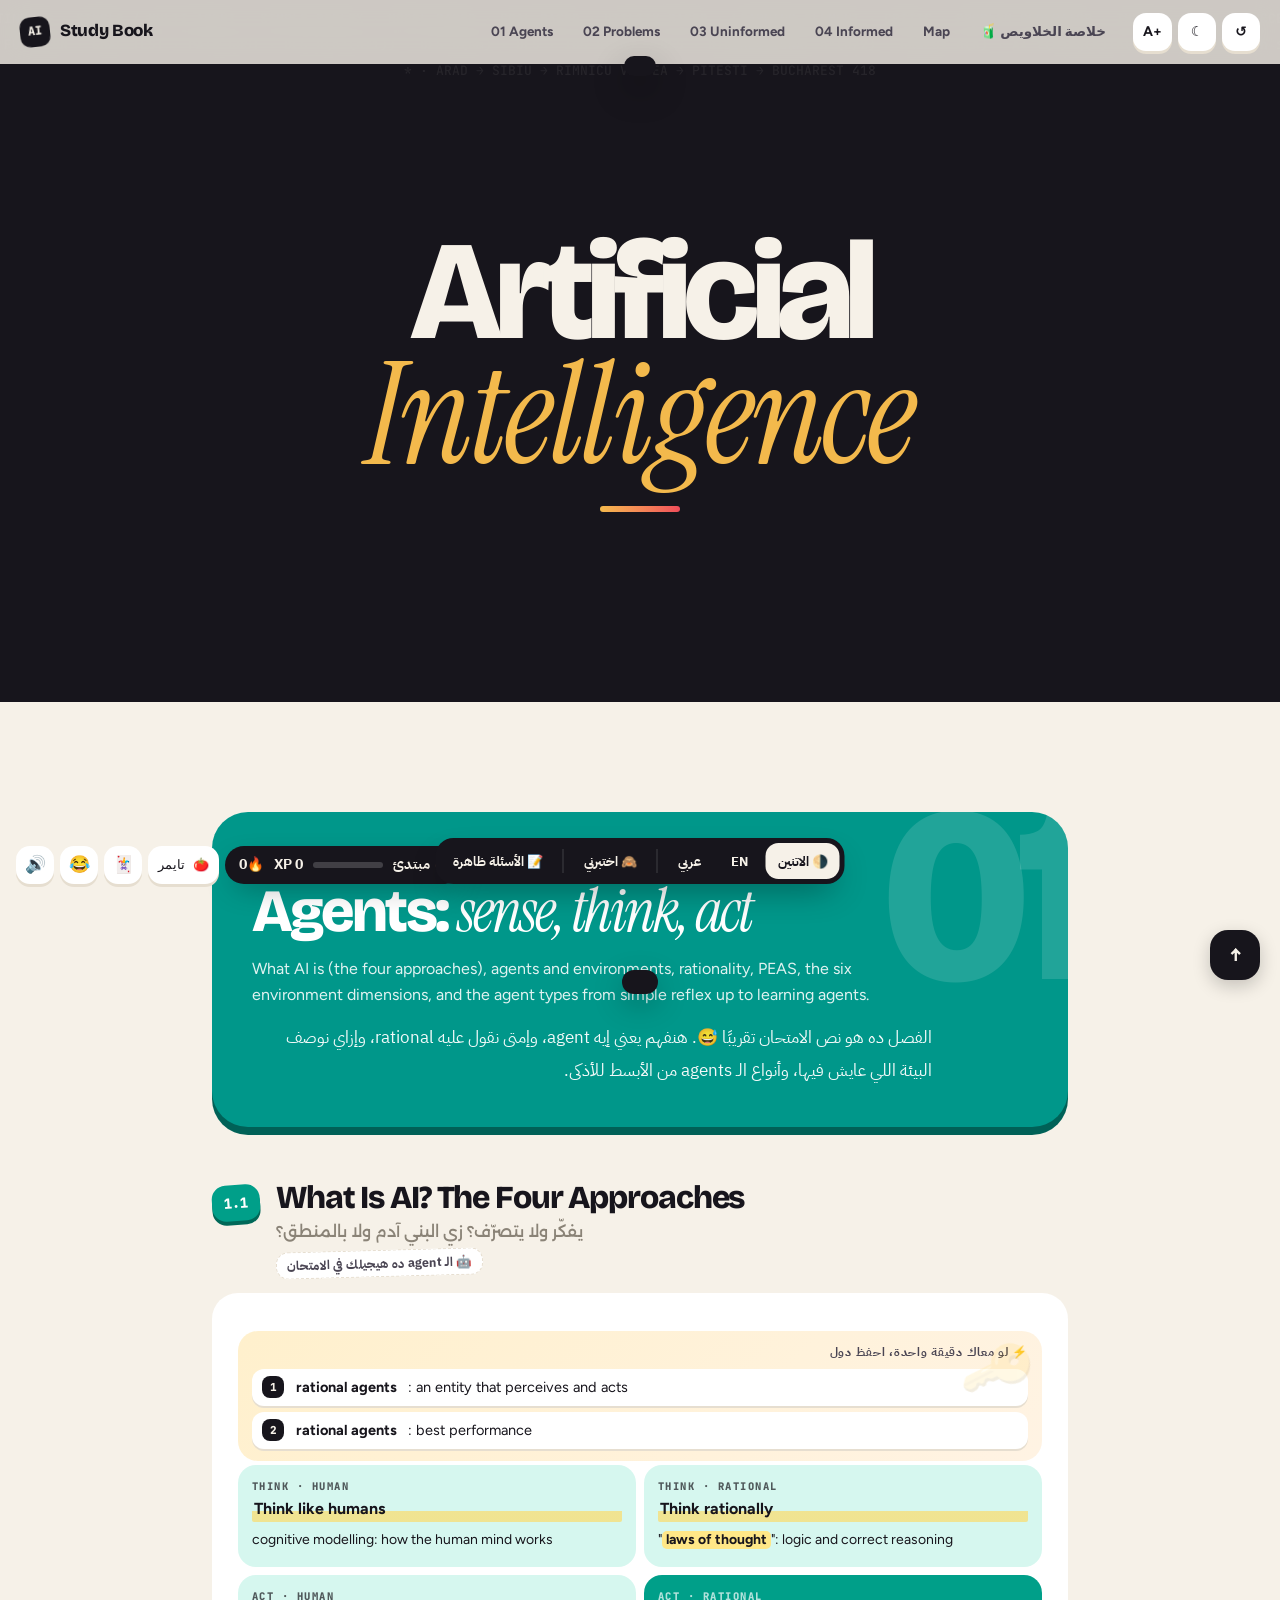
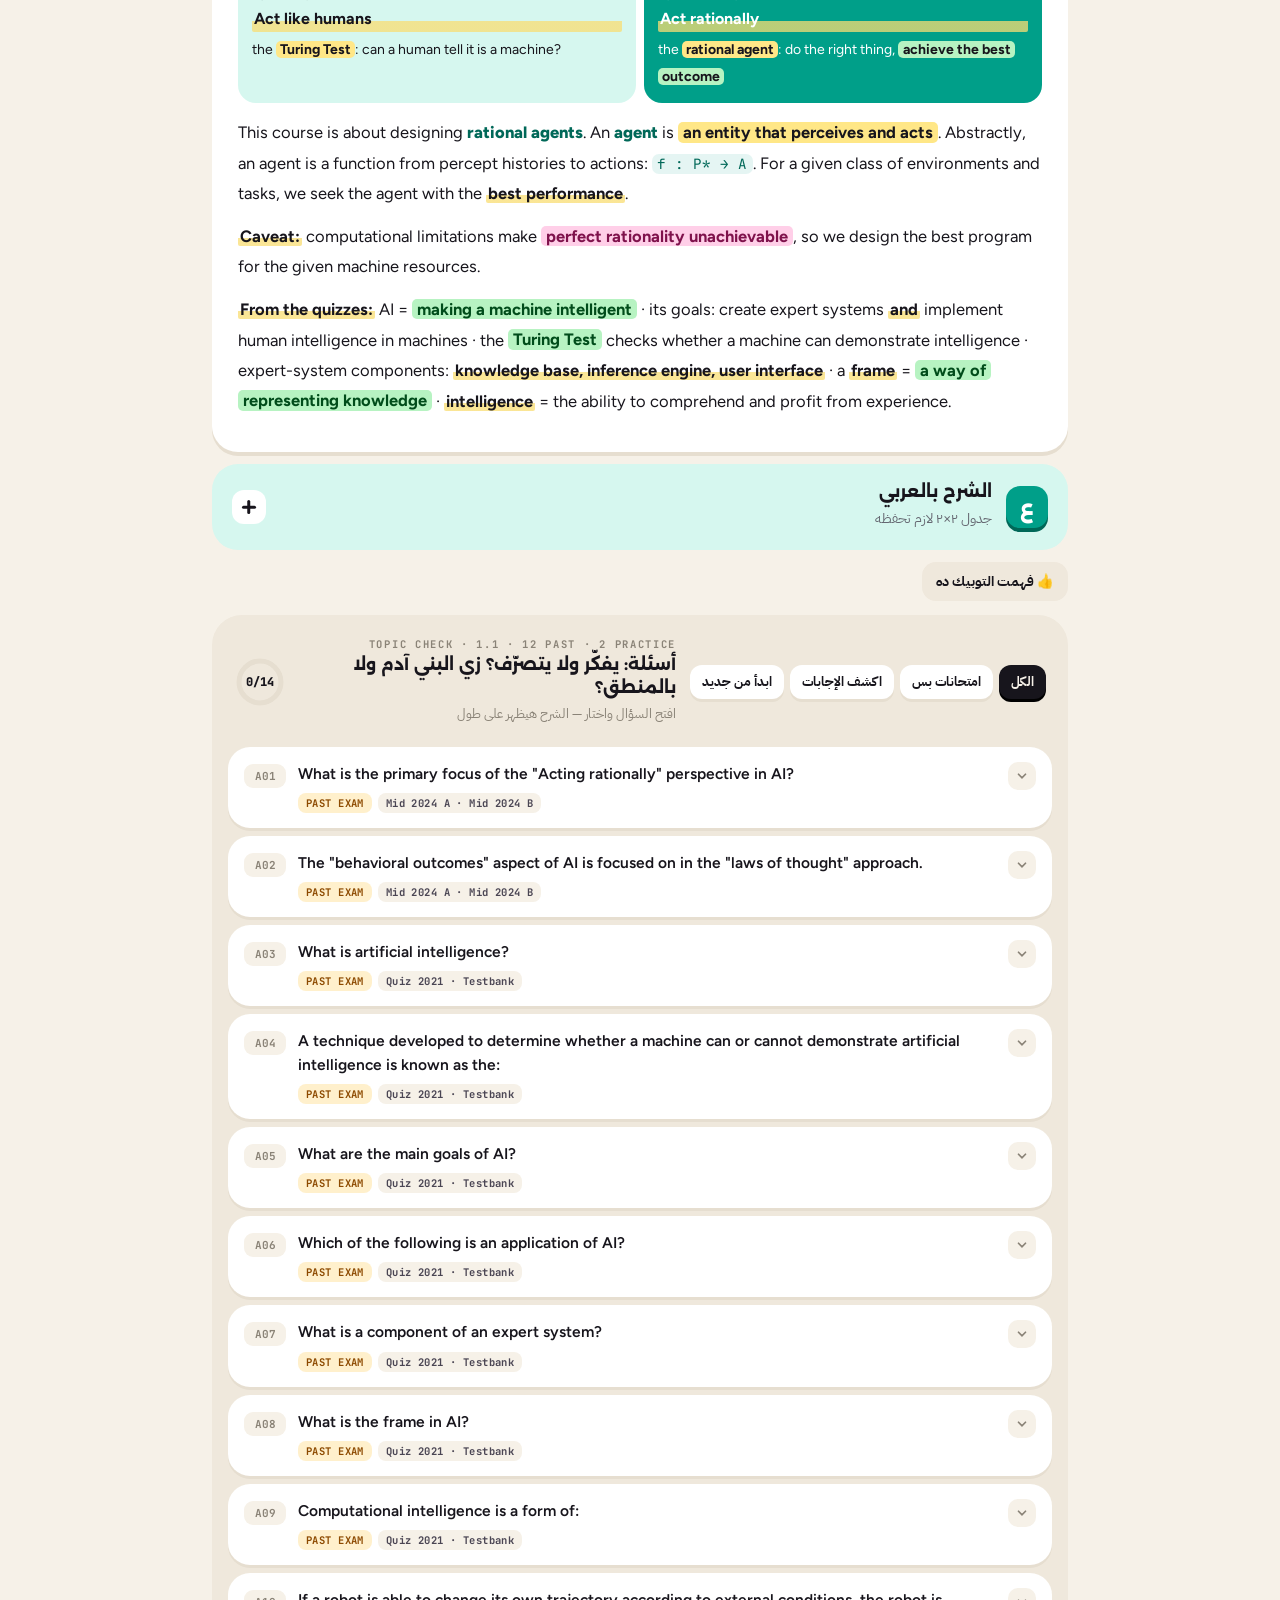
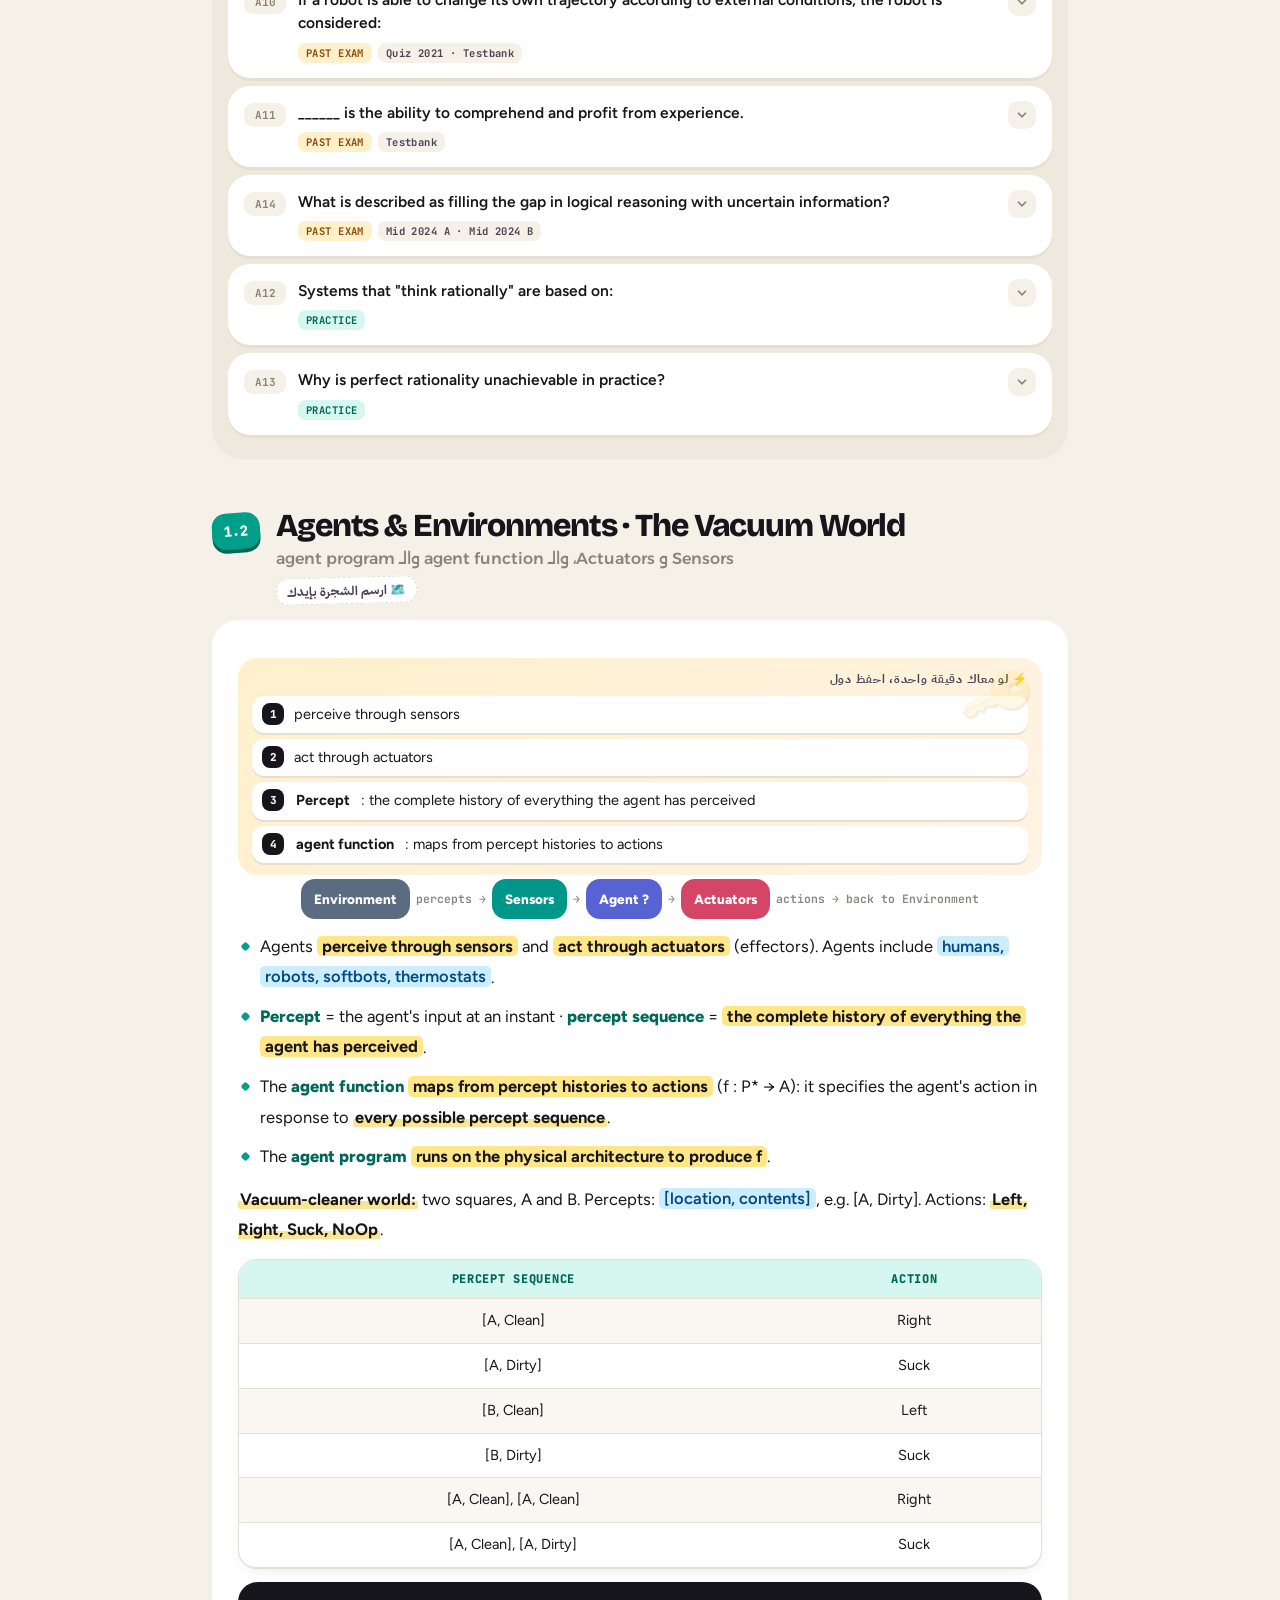
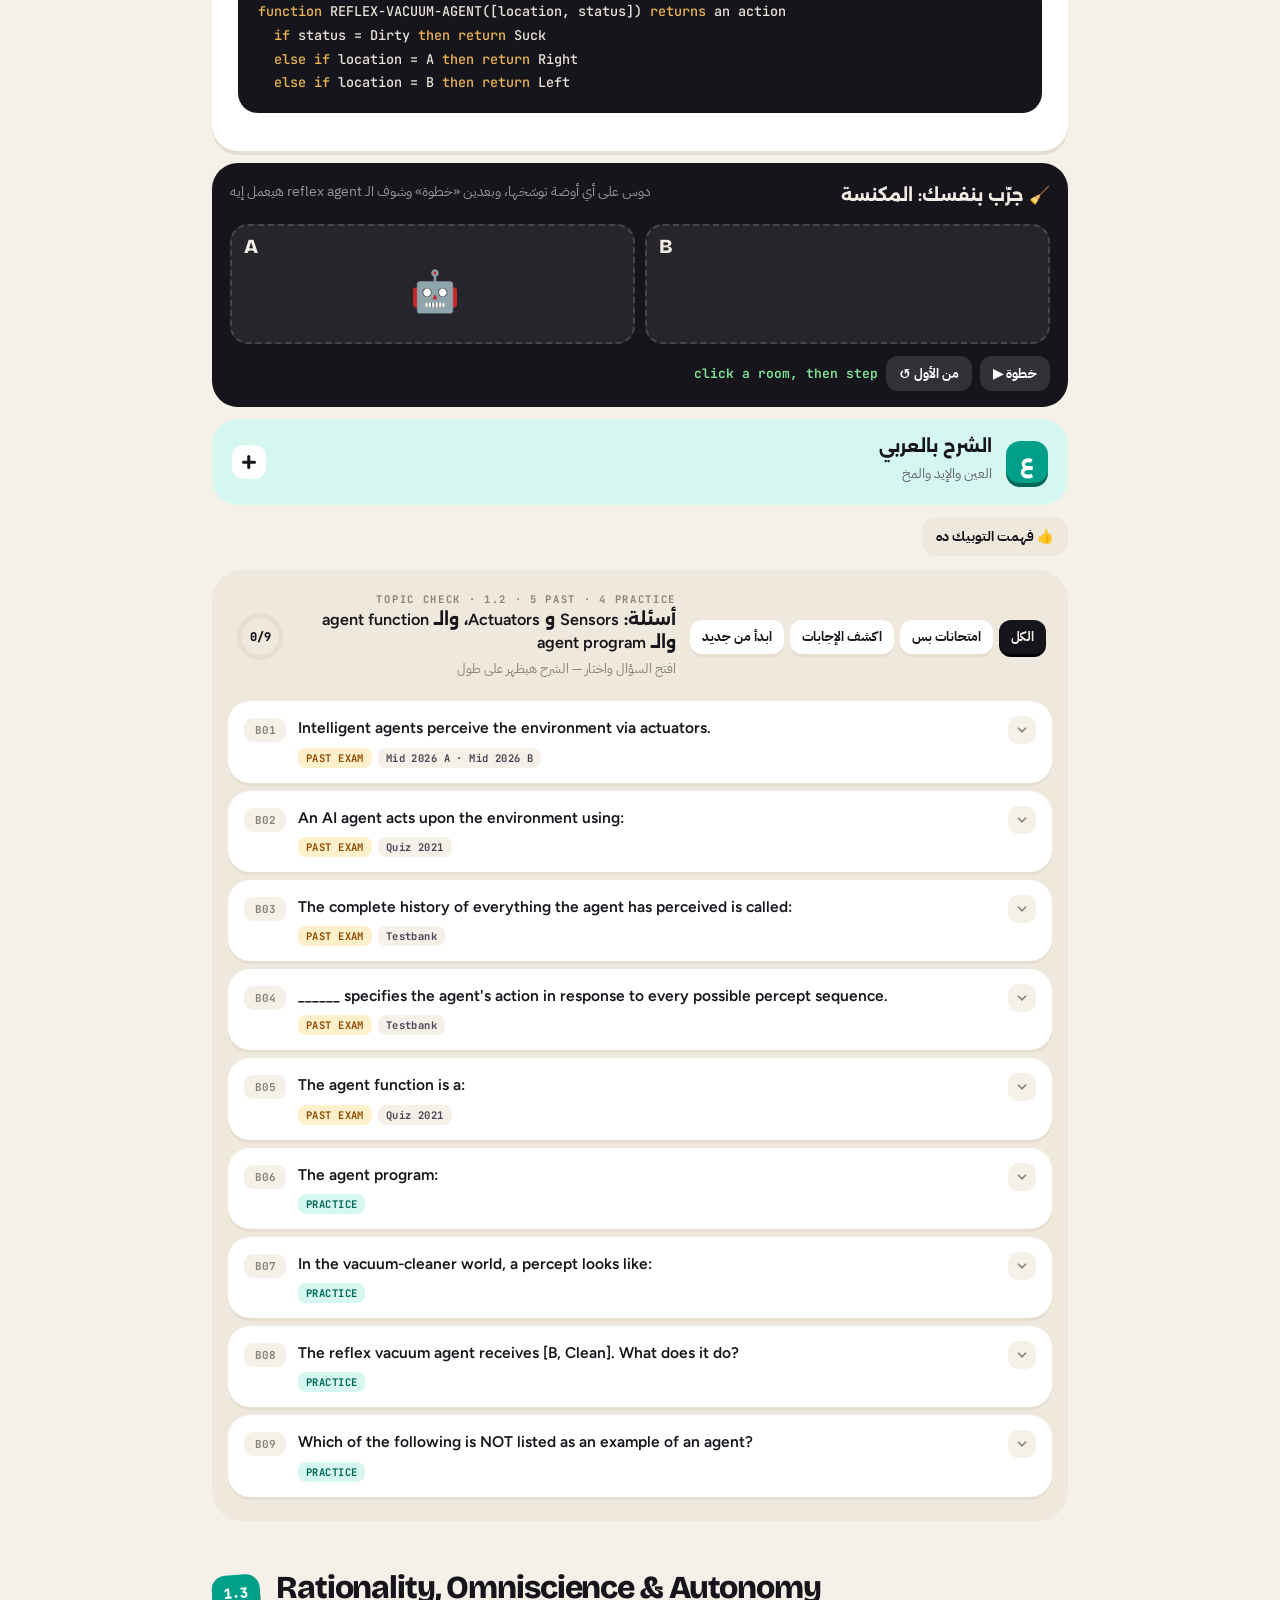
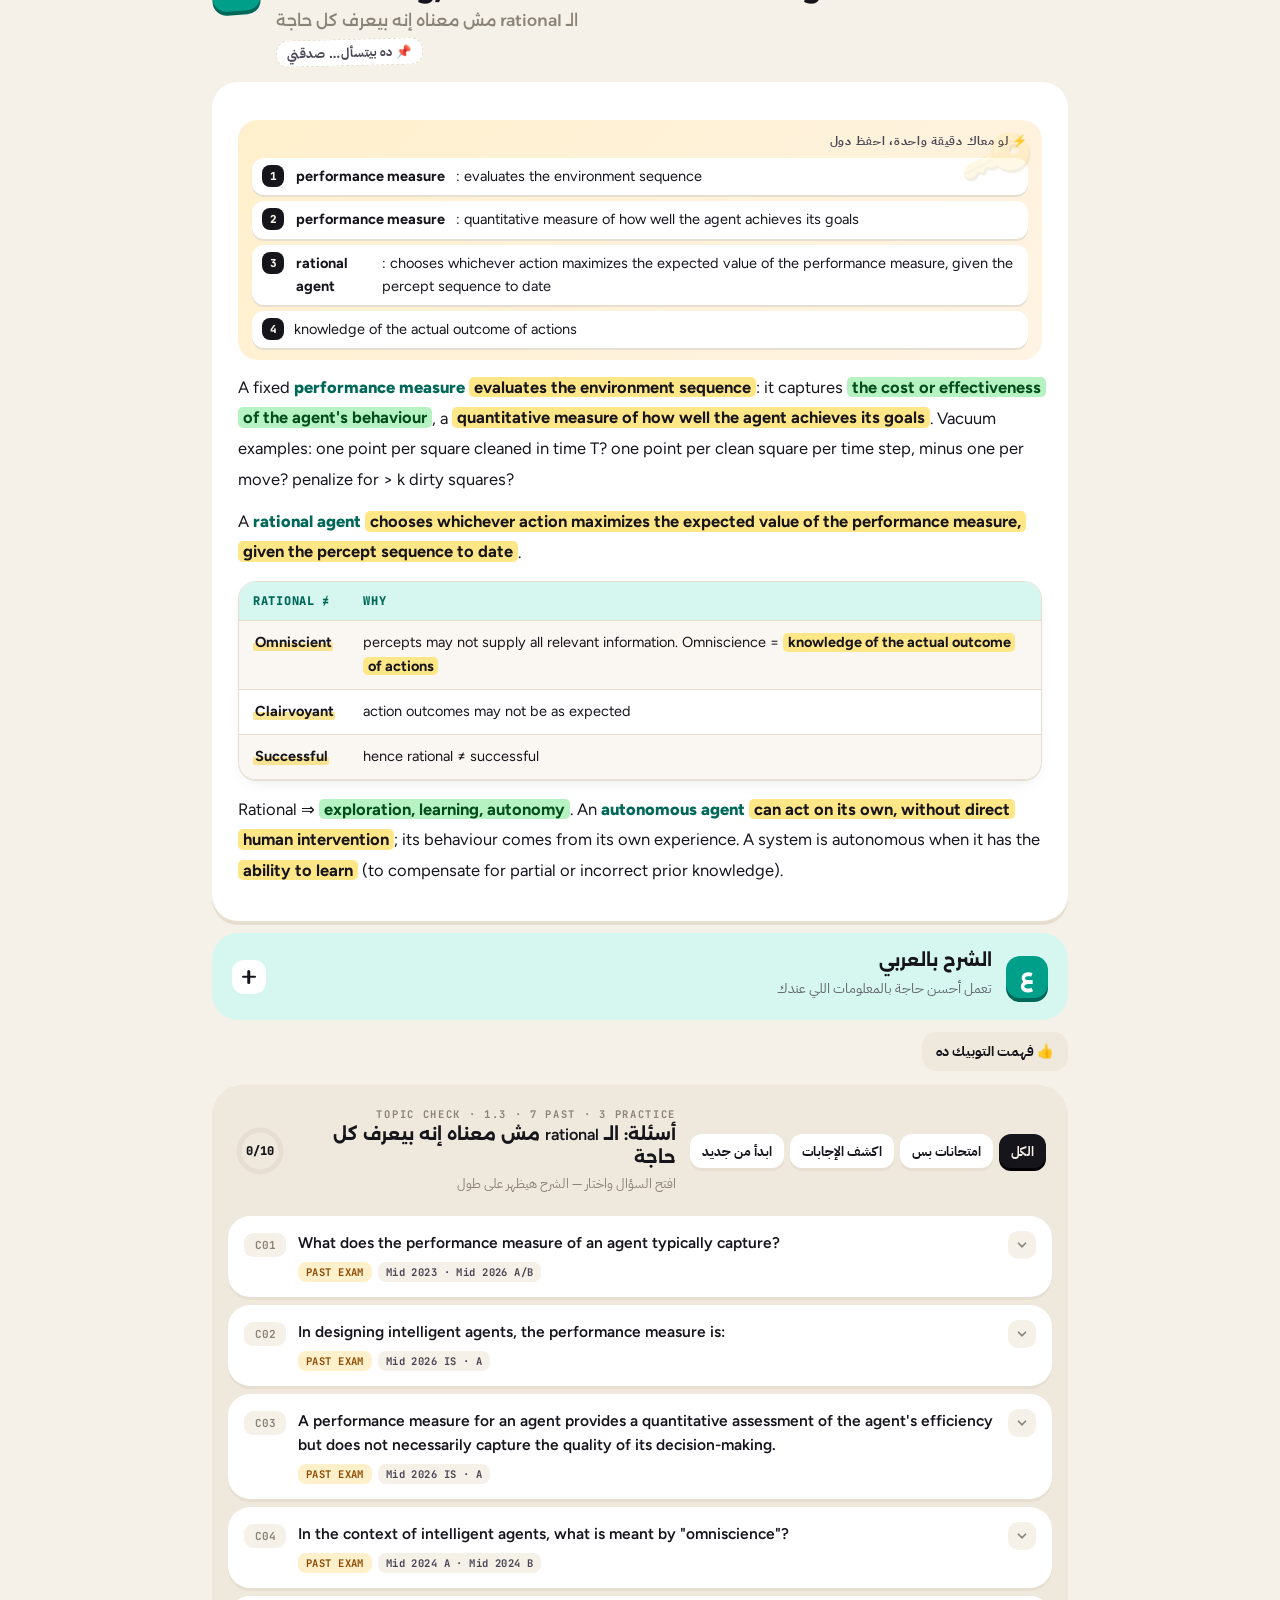
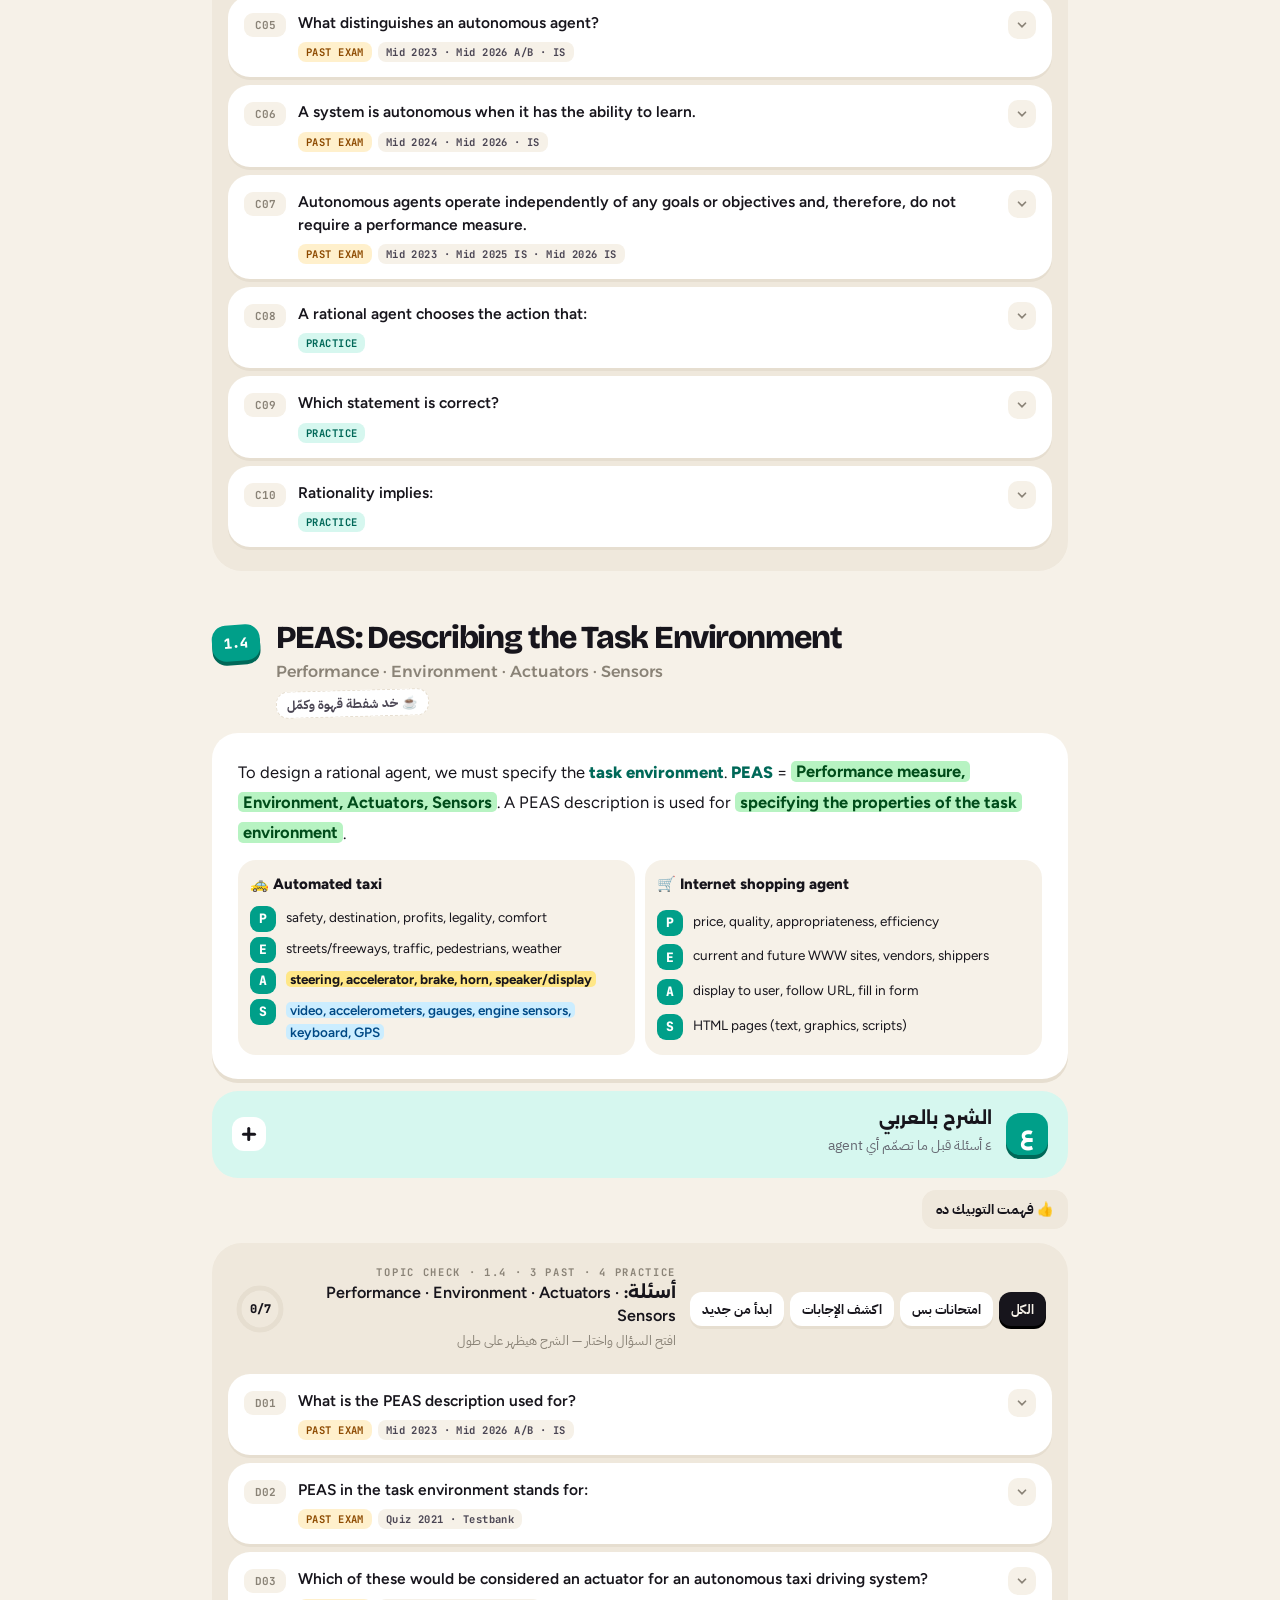
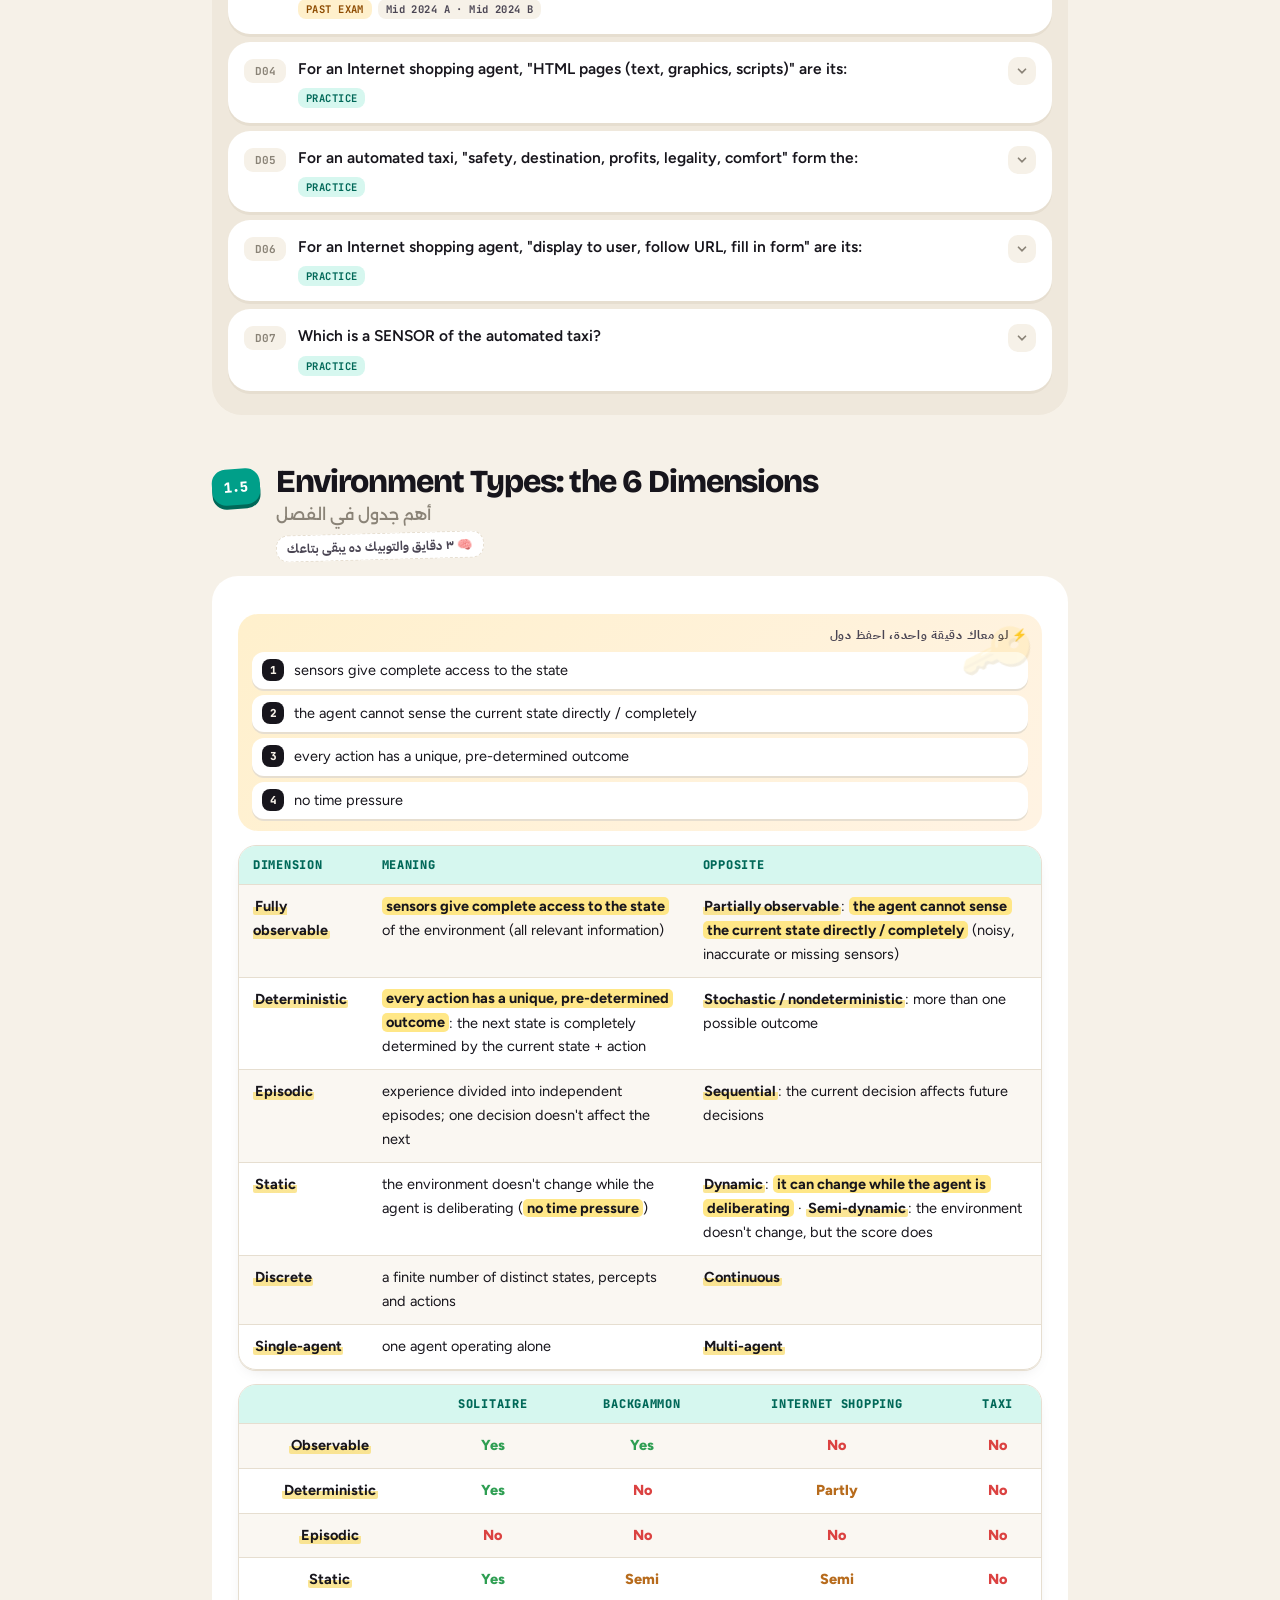
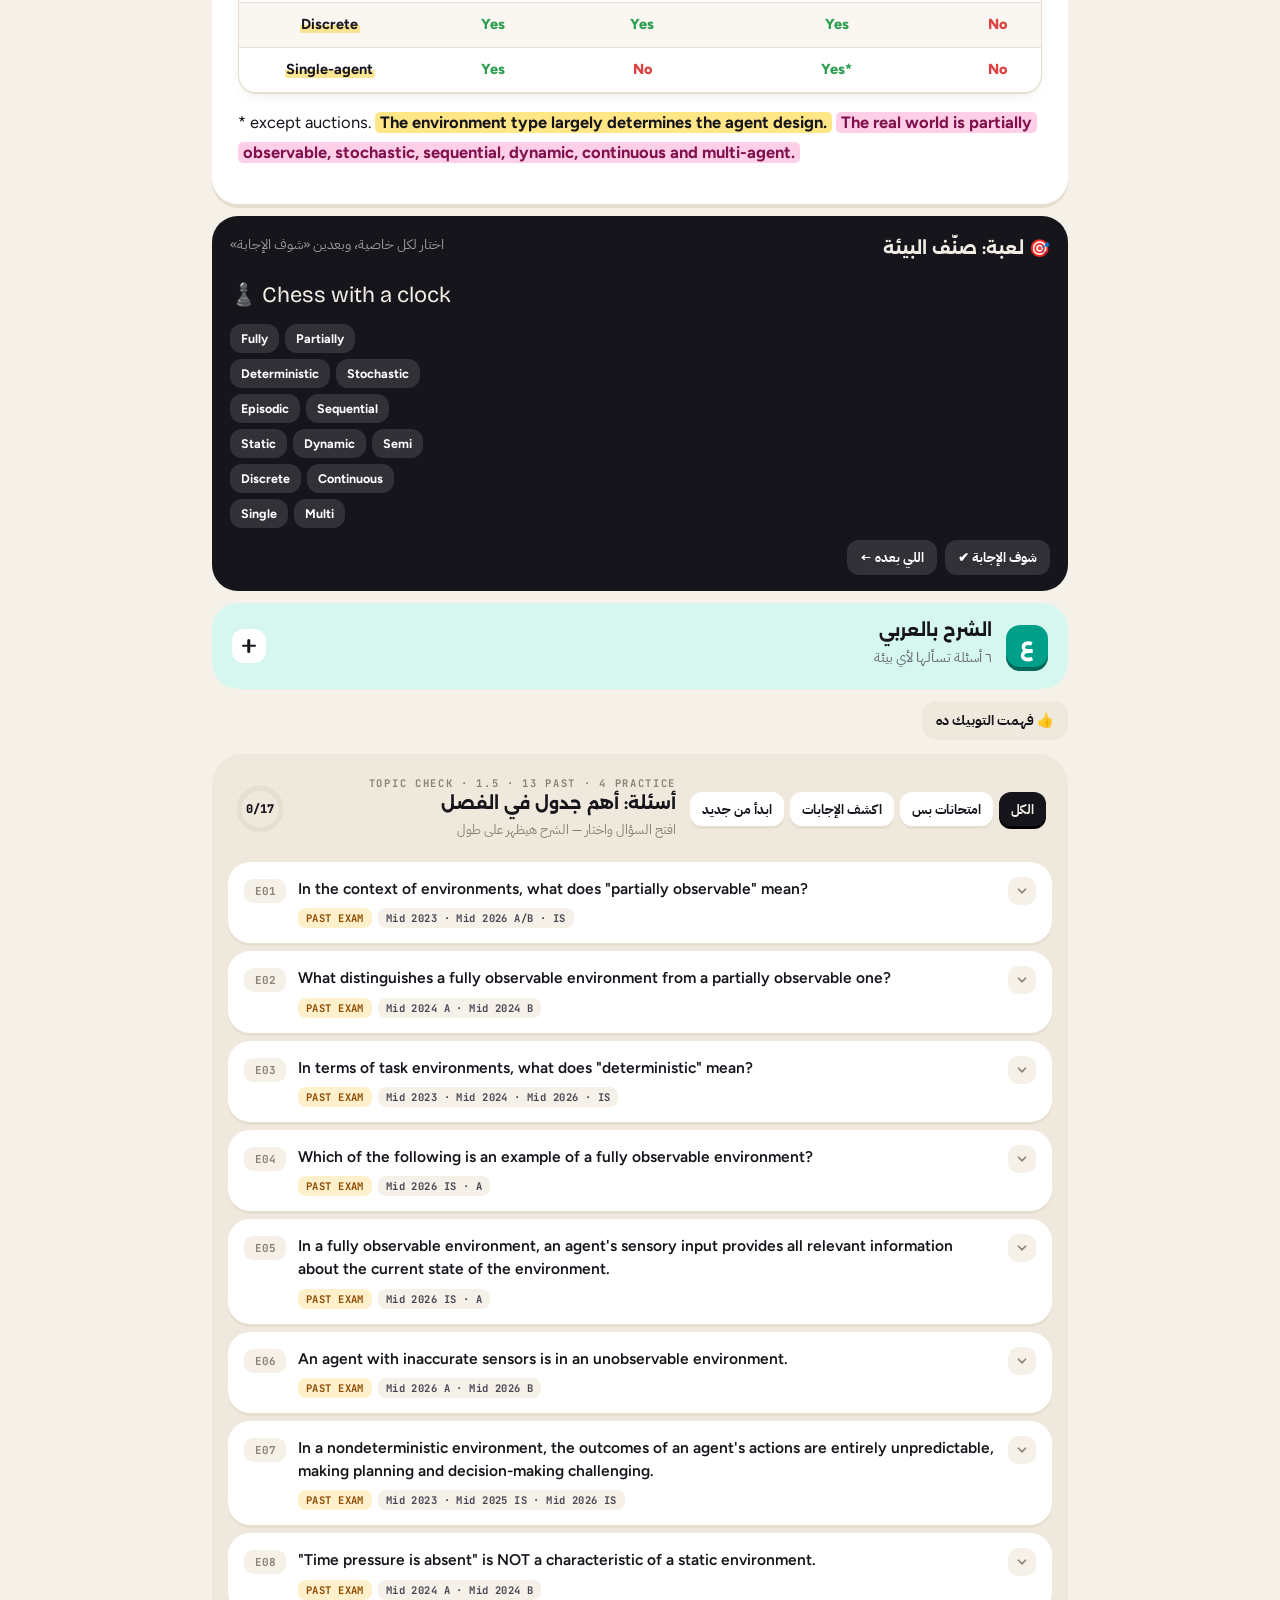
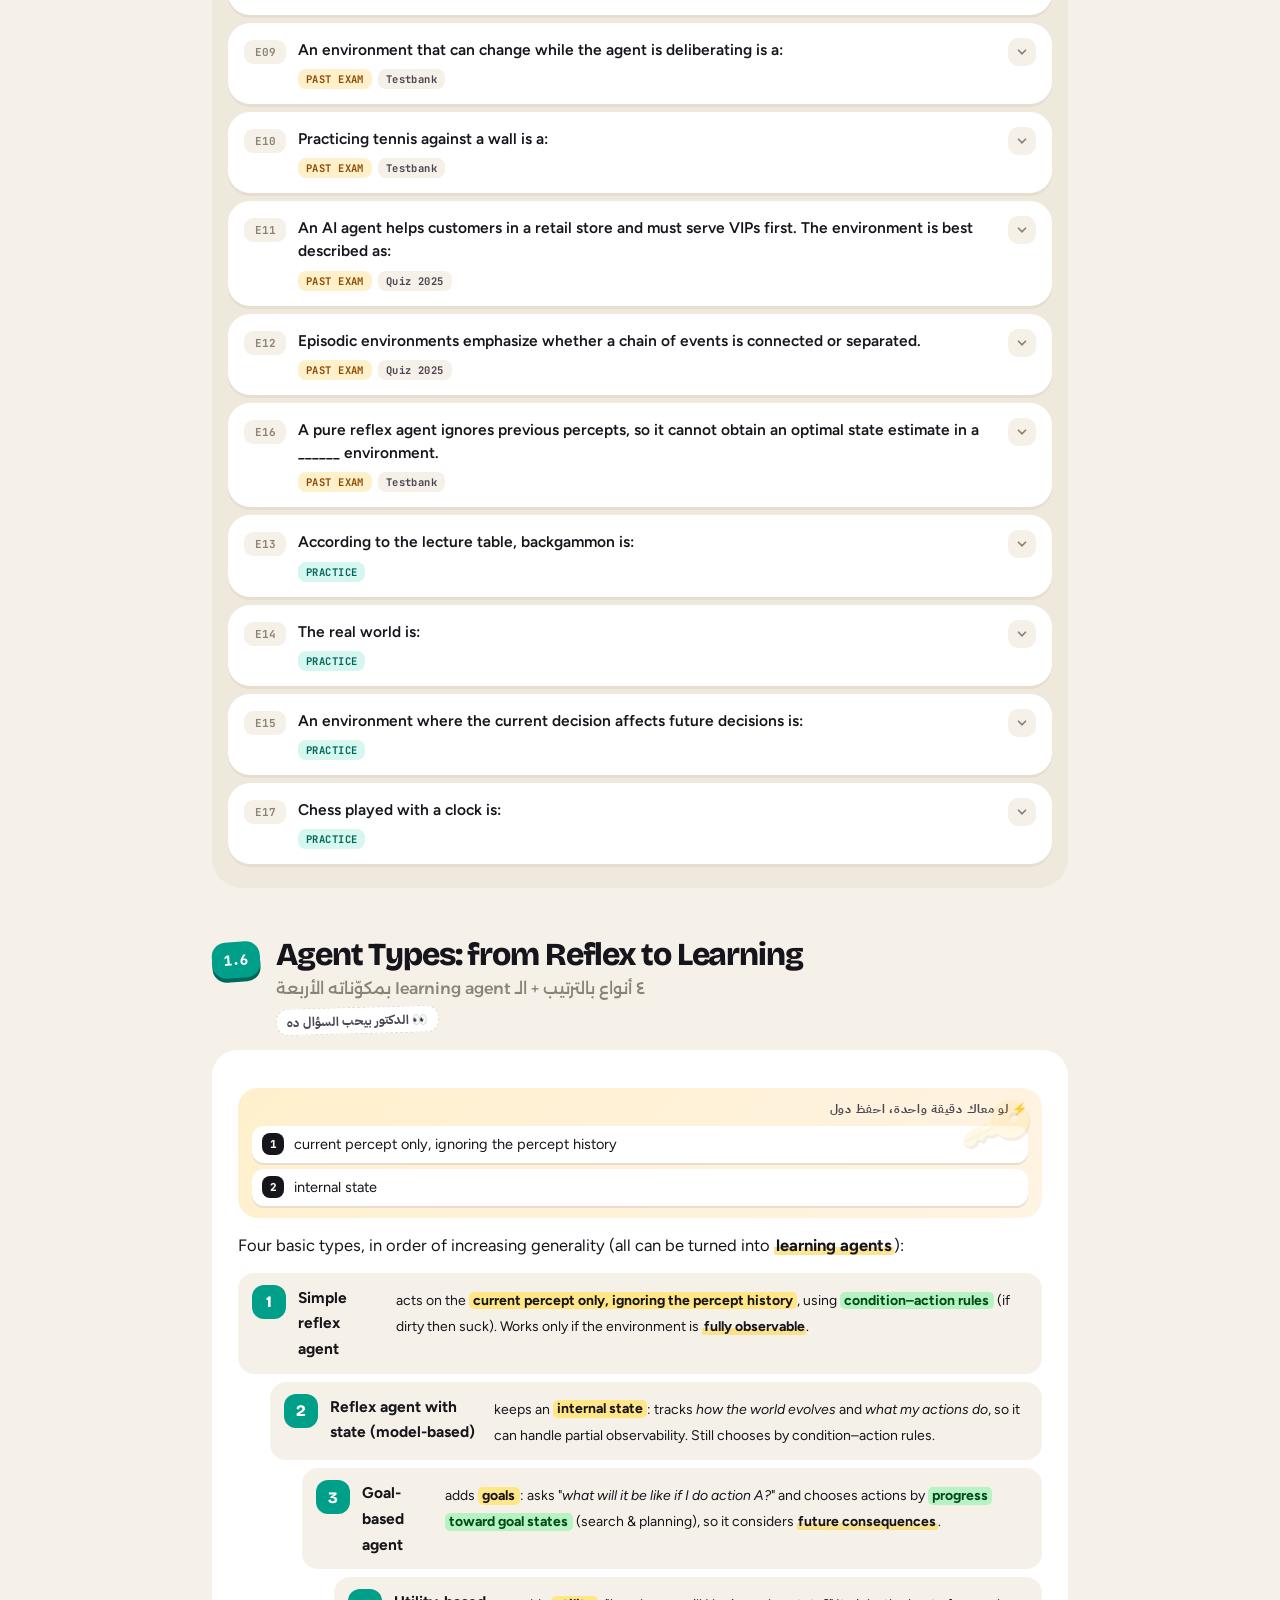
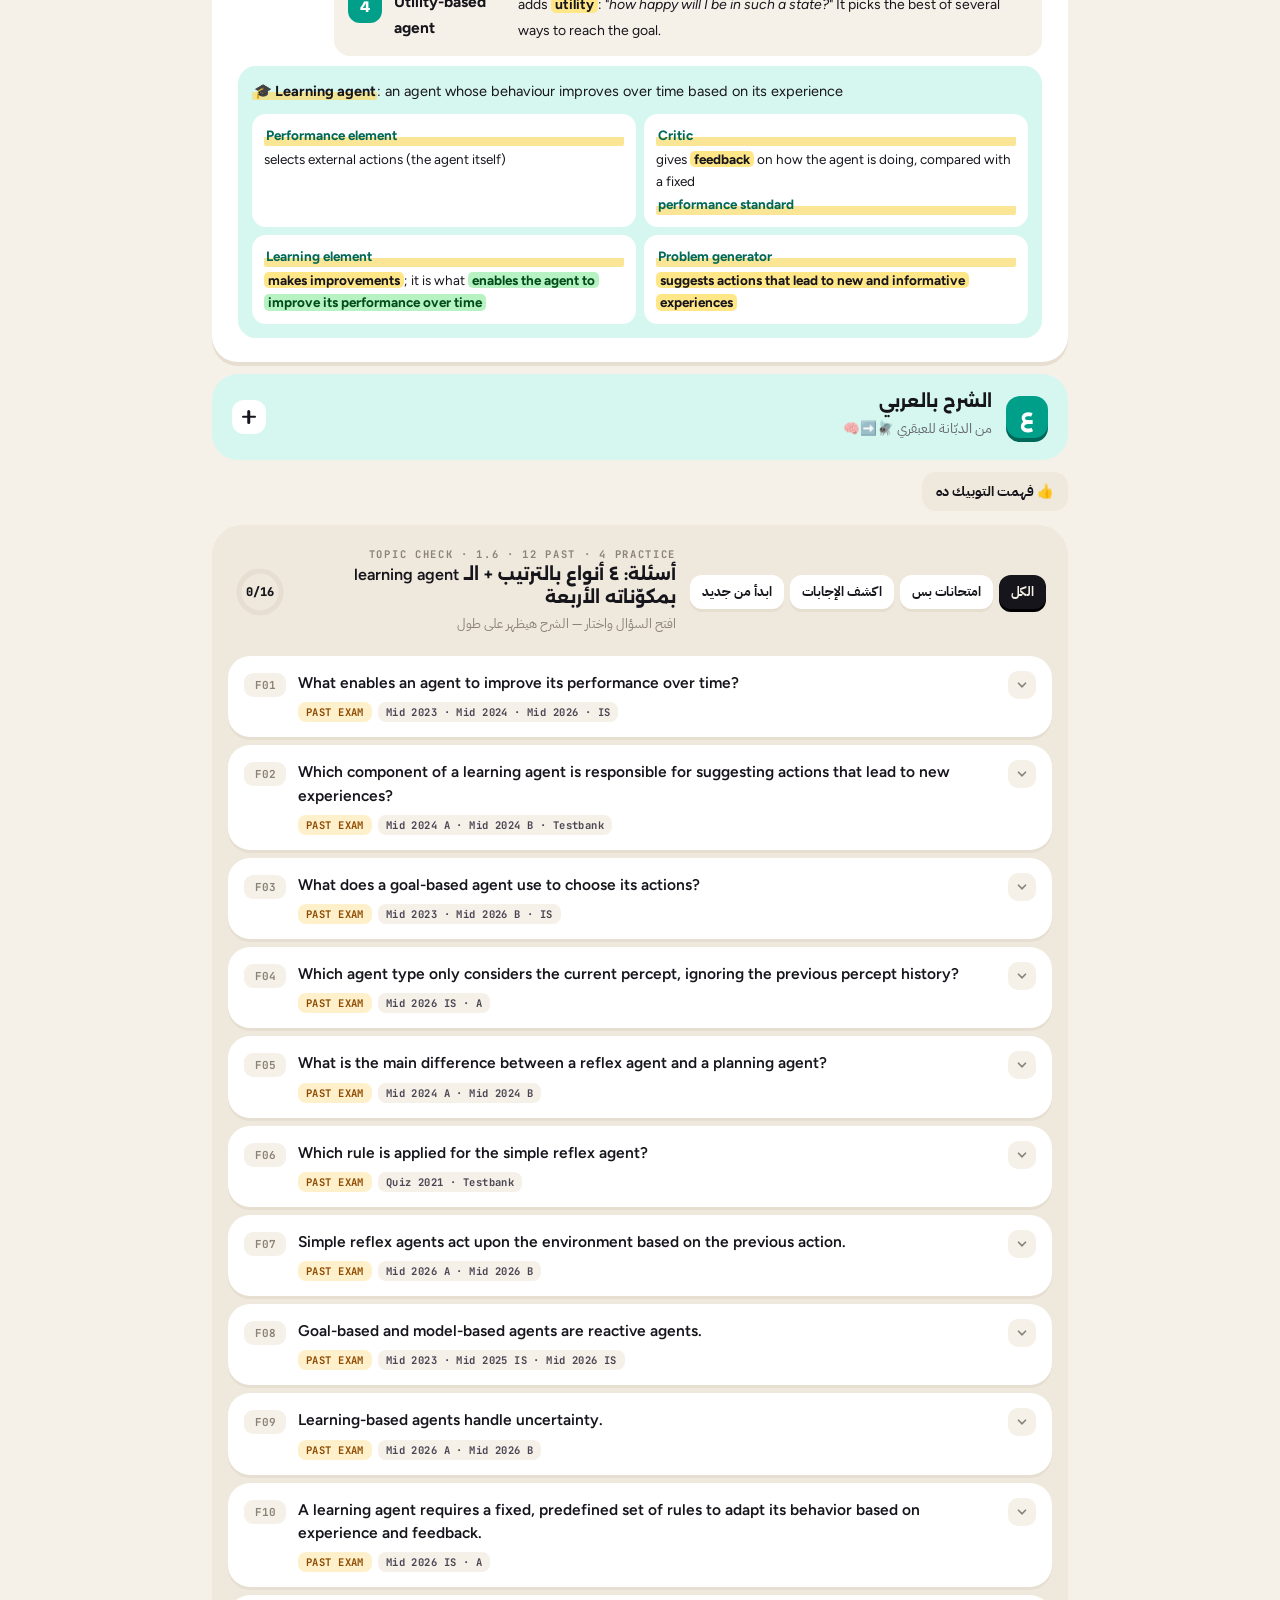
<file: public/books/ai.html>
<!DOCTYPE html>
<html lang="en">
<head>
<meta charset="UTF-8">
<meta name="viewport" content="width=device-width, initial-scale=1">
<title>Artificial Intelligence — Midterm Study Book (Lectures 1–4)</title>
<link rel="preconnect" href="https://fonts.googleapis.com"><link rel="preconnect" href="https://fonts.gstatic.com" crossorigin>
<link href="https://fonts.googleapis.com/css2?family=Alexandria:wght@500;600;700&family=Bricolage+Grotesque:opsz,wght@12..96,700;12..96,800&family=Figtree:wght@400;500;600;700;800&family=IBM+Plex+Sans+Arabic:wght@400;500;600;700&family=Instrument+Serif:ital@0;1&family=JetBrains+Mono:wght@500;700;800&display=swap" rel="stylesheet">
<style>
:root{
  --paper:#F6F1E8; --paper2:#EFE8DC; --card:#FFFFFF; --ink:#17151C; --ink2:#4A4553; --mute:#8A8377; --line:#E6DED0;
  --en:'Figtree',system-ui,sans-serif; --disp:'Bricolage Grotesque','Figtree',sans-serif; --serif:'Instrument Serif',Georgia,serif;
  --ar:'IBM Plex Sans Arabic','Segoe UI',sans-serif; --ard:'Alexandria','IBM Plex Sans Arabic',sans-serif; --mono:'JetBrains Mono',ui-monospace,monospace;
  --c:oklch(0.62 0.13 180); --c-soft:oklch(0.95 0.035 180); --c-deep:oklch(0.45 0.11 180);
  --ok:oklch(0.62 0.15 150); --ok-soft:oklch(0.95 0.05 150); --bad:oklch(0.6 0.19 25); --bad-soft:oklch(0.95 0.04 25);
  --gold:oklch(0.8 0.14 80); --gold-soft:oklch(0.96 0.05 85);
  --spring:cubic-bezier(.34,1.56,.64,1); --soft:cubic-bezier(.2,1,.3,1);
  --r:26px; --fs:1;
}
[data-c="teal"]{--c:oklch(0.6 0.12 185);--c-soft:oklch(0.955 0.03 185);--c-deep:oklch(0.43 0.1 185)}
[data-c="indigo"]{--c:oklch(0.55 0.17 275);--c-soft:oklch(0.955 0.03 275);--c-deep:oklch(0.42 0.16 275)}
[data-c="amber"]{--c:oklch(0.68 0.15 60);--c-soft:oklch(0.96 0.04 70);--c-deep:oklch(0.5 0.13 55)}
[data-c="rose"]{--c:oklch(0.6 0.18 10);--c-soft:oklch(0.955 0.03 10);--c-deep:oklch(0.46 0.16 10)}
body.dark{--paper:#15141A;--paper2:#1D1C24;--card:#211F29;--ink:#F1ECE4;--ink2:#BDB6C8;--mute:#8D8799;--line:#2F2C39;
  --ok-soft:oklch(0.3 0.06 150);--bad-soft:oklch(0.3 0.07 25);--gold-soft:oklch(0.32 0.06 85)}
body.dark [data-c]{--c-soft:color-mix(in oklch, var(--c) 16%, #211F29)}
*{box-sizing:border-box}
html{scroll-behavior:smooth;scroll-padding-top:90px}
body{margin:0;background:var(--paper);color:var(--ink);font-family:var(--en);font-size:calc(16.5px*var(--fs));line-height:1.65;-webkit-font-smoothing:antialiased;transition:background .4s,color .4s}
body.big{--fs:1.12}
::selection{background:var(--gold);color:#17151C}
b,strong{font-weight:700}
a{color:inherit}
[dir=rtl]{font-family:var(--ar);line-height:1.95}
code,.ltr,.lt{font-family:var(--mono);font-size:.86em;direction:ltr;unicode-bidi:isolate;background:color-mix(in oklch,var(--c) 10%,transparent);color:var(--c-deep);padding:.08em .38em;border-radius:7px;white-space:nowrap}
body.dark code,body.dark .ltr,body.dark .lt{color:color-mix(in oklch,var(--c) 70%,white)}
.lt{font-family:var(--en);font-size:.95em;background:none;padding:0;color:inherit;white-space:normal;font-weight:600}
.lt.num{font-weight:inherit}
.formula code,.formula .ltr,pre code{background:none;padding:0;color:inherit}

/* top bar */
#bar{position:fixed;top:0;left:0;right:0;z-index:50;height:64px;display:flex;align-items:center;gap:14px;padding:0 20px;
  background:color-mix(in oklch,var(--paper) 82%,transparent);backdrop-filter:blur(16px) saturate(1.4);border-bottom:1px solid transparent;transition:border-color .3s}
#bar.scrolled{border-color:var(--line)}
#prog{position:absolute;left:0;bottom:-1px;height:3px;background:linear-gradient(90deg,oklch(0.6 0.12 185),oklch(0.55 0.17 275),oklch(0.68 0.15 60),oklch(0.6 0.18 10));width:0;border-radius:0 3px 3px 0}
.brand{display:flex;align-items:center;gap:10px;font-family:var(--disp);font-weight:800;font-size:17px;letter-spacing:-.02em;text-decoration:none;white-space:nowrap}
.brand i{width:30px;height:30px;border-radius:10px;background:var(--ink);color:var(--paper);display:grid;place-items:center;font-style:normal;font-family:var(--mono);font-size:12px;transform:rotate(-6deg);transition:transform .4s var(--spring)}
.brand:hover i{transform:rotate(6deg) scale(1.08)}
.nav{display:flex;gap:4px;margin-left:auto;overflow-x:auto;scrollbar-width:none}
.nav::-webkit-scrollbar{display:none}
.nav a{text-decoration:none;font-weight:700;font-size:13.5px;padding:8px 13px;border-radius:14px;white-space:nowrap;color:var(--ink2);transition:background .2s,color .2s}
.nav a:hover{background:var(--paper2);color:var(--ink)}
.nav a.on{background:var(--ink);color:var(--paper)}
.tools{display:flex;gap:6px}
.tbtn{border:0;height:38px;min-width:38px;padding:0 10px;border-radius:13px;background:var(--card);color:var(--ink);font:700 14px var(--en);cursor:pointer;box-shadow:0 3px 0 var(--line);transition:transform .2s var(--spring)}
.tbtn:active{transform:translateY(2px);box-shadow:none}

/* cover */
.cover{position:relative;min-height:100vh;padding:120px 24px 70px;display:flex;flex-direction:column;justify-content:flex-end;overflow:hidden;background:var(--ink);color:#F6F1E8}
.cover-bits{position:absolute;inset:-20px;font:500 13px/2 var(--mono);color:rgba(246,241,232,.07);white-space:pre-wrap;word-break:break-all;pointer-events:none;mask-image:linear-gradient(180deg,#000 20%,transparent 85%)}
.cover-in{position:relative;max-width:1080px;margin:0 auto;width:100%}
.pill{display:inline-flex;align-items:center;gap:8px;font:600 11.5px var(--mono);letter-spacing:.14em;padding:8px 14px;border-radius:30px;border:1px solid rgba(246,241,232,.22);color:rgba(246,241,232,.75)}
.pill:before{content:"";width:7px;height:7px;border-radius:50%;background:oklch(0.8 0.14 80);animation:blink 1.6s infinite}
@keyframes blink{50%{opacity:.25}}
.cover h1{font-family:var(--disp);font-weight:800;font-size:clamp(52px,9.5vw,132px);line-height:.88;letter-spacing:-.055em;margin:26px 0 0}
.cover h1 em{font-family:var(--serif);font-weight:400;font-style:italic;letter-spacing:-.02em;color:oklch(0.82 0.14 80)}
.cover h1 span{display:inline-block;animation:rise .9s var(--spring) both}
.cover-sub{display:grid;grid-template-columns:1fr 1fr;gap:28px;margin-top:36px;max-width:980px}
.cover-sub p{margin:0;font-size:17px;color:rgba(246,241,232,.72)}
.cover-sub p[dir=rtl]{font-size:17.5px}
.cover-stats{display:flex;flex-wrap:wrap;gap:10px;margin-top:34px}
.cstat{padding:14px 18px;border-radius:20px;background:rgba(246,241,232,.06);border:1px solid rgba(246,241,232,.1);min-width:120px}
.cstat b{display:block;font-family:var(--disp);font-size:30px;line-height:1;letter-spacing:-.03em}
.cstat span{font-size:12.5px;color:rgba(246,241,232,.6);font-weight:600}
.chaps{display:grid;grid-template-columns:repeat(4,1fr);gap:12px;margin-top:40px}
.chap{position:relative;text-decoration:none;padding:18px;border-radius:24px;background:var(--c);color:#fff;min-height:150px;display:flex;flex-direction:column;justify-content:space-between;overflow:hidden;transition:transform .45s var(--spring),box-shadow .3s;box-shadow:0 6px 0 var(--c-deep)}
.chap:nth-child(odd){transform:rotate(-1.2deg)}.chap:nth-child(even){transform:rotate(1deg)}
.chap:hover{transform:translateY(-6px) rotate(0);box-shadow:0 12px 0 var(--c-deep)}
.chap b{font-family:var(--disp);font-size:46px;line-height:.9;letter-spacing:-.04em;opacity:.95}
.chap span{font-weight:700;font-size:15px;line-height:1.25}
.chap small{display:block;font-size:12px;opacity:.75;font-weight:600;margin-top:3px}
.chap .ring{position:absolute;right:14px;top:14px}
.scroll-hint{margin-top:40px;font:600 12px var(--mono);letter-spacing:.2em;color:rgba(246,241,232,.45);display:flex;align-items:center;gap:10px}
.scroll-hint i{width:1px;height:34px;background:rgba(246,241,232,.35);position:relative;overflow:hidden}
.scroll-hint i:after{content:"";position:absolute;left:0;top:-12px;width:1px;height:12px;background:#fff;animation:drip 1.8s infinite}
@keyframes drip{to{top:34px}}

/* layout */
.wrap{max-width:900px;margin:0 auto;padding:0 22px}
.toc{position:fixed;left:18px;top:96px;bottom:24px;width:210px;overflow:auto;scrollbar-width:none;z-index:5;opacity:0;pointer-events:none;transition:opacity .4s}
.toc.show{opacity:1;pointer-events:auto}
.toc::-webkit-scrollbar{display:none}
.toc h6{margin:18px 0 6px;font:700 10.5px var(--mono);letter-spacing:.16em;color:var(--mute)}
.toc a{display:flex;align-items:center;gap:8px;text-decoration:none;font-size:12.5px;font-weight:600;color:var(--ink2);padding:5px 8px;border-radius:10px;line-height:1.25;transition:background .2s,color .2s}
.toc a:hover{background:var(--paper2)}
.toc a.on{background:var(--card);color:var(--ink);box-shadow:0 2px 0 var(--line)}
.toc a em{font-style:normal;font:600 10.5px var(--mono);color:var(--mute);width:24px;flex-shrink:0}
.toc a i{margin-left:auto;width:8px;height:8px;border-radius:50%;background:var(--line);flex-shrink:0;transition:background .3s}
.toc a i.half{background:var(--gold)}.toc a i.full{background:var(--ok)}
@media (max-width:1320px){.toc{display:none}}

section.block{padding:70px 0 10px}
.eyebrow{font:700 11.5px var(--mono);letter-spacing:.16em;color:var(--mute);text-transform:uppercase}
h2.big{font-family:var(--disp);font-weight:800;font-size:clamp(34px,5vw,52px);letter-spacing:-.045em;line-height:1;margin:8px 0 18px}
h2.big em{font-family:var(--serif);font-weight:400;font-style:italic;color:var(--c,oklch(0.6 0.18 10))}
.lead{font-size:17.5px;color:var(--ink2);max-width:720px}

/* intel */
.intel{display:grid;grid-template-columns:1fr 1fr;gap:14px;margin-top:22px}
.icard{background:var(--card);border-radius:var(--r);padding:22px 22px 18px;box-shadow:0 4px 0 var(--line)}
.icard h4{margin:0 0 10px;font:800 13px var(--mono);letter-spacing:.08em;display:flex;align-items:center;gap:8px}
.icard h4 i{width:26px;height:26px;border-radius:9px;display:grid;place-items:center;font-style:normal;background:var(--gold-soft);font-size:14px}
.icard ul{margin:0;padding-inline-start:18px}
.icard li{margin:6px 0}
.icard[dir=rtl] h4{font-family:var(--ard);letter-spacing:0;font-size:15px}
.heat{background:var(--card);border-radius:var(--r);padding:8px;margin-top:14px;box-shadow:0 4px 0 var(--line)}
.heat-row{display:grid;grid-template-columns:34px 1fr auto 54px;gap:12px;align-items:center;padding:12px 14px;border-radius:18px;transition:background .2s}
.heat-row:hover{background:var(--paper)}
.heat-row .n{font-family:var(--serif);font-style:italic;font-size:24px;color:var(--mute)}
.heat-row .t{font-weight:700;font-size:15px}
.heat-row .s{font:600 11.5px var(--mono);color:var(--mute);text-align:right}
.heat-row .x{justify-self:end;font:800 13px var(--mono);padding:5px 10px;border-radius:10px;background:var(--gold-soft);color:oklch(0.48 0.12 60)}
.heat-row .x.h3{background:var(--bad-soft);color:var(--bad)}
.howto{display:grid;grid-template-columns:repeat(4,1fr);gap:10px;margin-top:14px}
.howto div{background:var(--card);border-radius:22px;padding:16px;box-shadow:0 4px 0 var(--line);font-size:14px}
.howto b{display:block;font-family:var(--disp);font-size:26px;letter-spacing:-.03em;color:var(--mute)}

/* part banner */
.part{position:relative;margin:110px 0 30px;padding:46px 40px 40px;border-radius:36px;background:var(--c);color:#fff;overflow:hidden;box-shadow:0 8px 0 var(--c-deep)}
.part-num{position:absolute;right:-10px;top:-40px;font-family:var(--disp);font-weight:800;font-size:250px;line-height:1;letter-spacing:-.06em;color:rgba(255,255,255,.13)}
.part-k{font:700 11.5px var(--mono);letter-spacing:.2em;opacity:.8}
.part h2{position:relative;font-family:var(--disp);font-weight:800;font-size:clamp(36px,5.5vw,60px);letter-spacing:-.045em;line-height:.95;margin:10px 0 16px}
.part h2 em{font-family:var(--serif);font-weight:400;font-style:italic}
.part-en{position:relative;max-width:640px;margin:0;opacity:.88;font-size:16px}
.part-ar{position:relative;max-width:680px;margin:12px 0 0;opacity:.95;font-size:17px}

/* topic */
.topic{margin:26px 0 0;padding-top:24px}
.t-head{display:flex;gap:16px;align-items:flex-start;margin-bottom:16px}
.t-num{flex-shrink:0;font:800 14px var(--mono);background:var(--c);color:#fff;padding:9px 12px;border-radius:14px;box-shadow:0 4px 0 var(--c-deep);margin-top:4px;transform:rotate(-4deg)}
.t-head h3{margin:0;font-family:var(--disp);font-weight:800;font-size:clamp(25px,3.4vw,32px);letter-spacing:-.035em;line-height:1.08}
.t-ar{margin:4px 0 0;font-family:var(--ard);font-weight:500;color:var(--mute);font-size:16px;line-height:1.5;text-align:left}
.en-sum{background:var(--card);border-radius:var(--r);padding:24px 26px;box-shadow:0 4px 0 var(--line)}
.en-sum>p:first-child{margin-top:0}
.en-sum p{margin:12px 0}
.kw{font-weight:800;color:var(--c-deep)}
body.dark .kw{color:color-mix(in oklch,var(--c) 75%,white)}
.hl{background:linear-gradient(transparent 58%,color-mix(in oklch,var(--gold) 55%,transparent) 58%);font-weight:600}
.en-list{margin:10px 0;padding:0;list-style:none}
.en-list li{position:relative;padding-left:22px;margin:9px 0}
.en-list li:before{content:"";position:absolute;left:4px;top:.72em;width:7px;height:7px;border-radius:2px;background:var(--c);transform:rotate(45deg)}
.en-steps{margin:10px 0;padding:0;list-style:none;counter-reset:s}
.en-steps li{counter-increment:s;position:relative;padding-left:40px;margin:10px 0}
.en-steps li:before{content:counter(s);position:absolute;left:0;top:1px;width:26px;height:26px;border-radius:9px;background:var(--c-soft);color:var(--c-deep);font:800 13px var(--mono);display:grid;place-items:center}
.formula{direction:ltr;text-align:left;font:500 14.5px/1.6 var(--mono);background:var(--paper);border:1.5px dashed var(--line);border-radius:16px;padding:11px 16px;margin:10px 0;overflow-x:auto;color:var(--ink)}
[dir=rtl] .formula{text-align:left}
.tbl{overflow-x:auto;margin:14px 0;border-radius:18px;border:1.5px solid var(--line)}
table.tb{width:100%;border-collapse:collapse;font-size:14.5px}
.tb th{background:var(--c-soft);color:var(--c-deep);font:800 12px var(--mono);letter-spacing:.06em;text-transform:uppercase;text-align:left;padding:11px 14px}
body.dark .tb th{color:color-mix(in oklch,var(--c) 70%,white)}
.tb td{padding:10px 14px;border-top:1px solid var(--line);vertical-align:top}
.tb tr:hover td{background:color-mix(in oklch,var(--c) 4%,transparent)}
.tb-center td,.tb-center th{text-align:center}
pre.code{direction:ltr;text-align:left;font:500 13.5px/1.75 var(--mono);background:#17151C;color:#E9E4DA;border-radius:20px;padding:18px 20px;margin:14px 0;overflow-x:auto}
.c-d{color:oklch(0.8 0.13 80)}.c-i{color:oklch(0.78 0.12 200)}.c-c{color:#7F7A88;font-style:italic}

/* figures */
.fig{margin:16px 0;text-align:center}
figcaption{font:600 12px var(--mono);color:var(--mute);margin-top:10px}
.cpu-box{border:2px solid var(--c);border-radius:22px;padding:14px;background:var(--c-soft)}
.cpu-label{font:800 12px var(--mono);color:var(--c-deep);letter-spacing:.2em;margin-bottom:10px}
.cpu-row{display:grid;grid-template-columns:repeat(4,1fr);gap:8px}
.cpu-cell{border-radius:14px;padding:12px 6px;color:#fff;display:flex;flex-direction:column;gap:2px}
.cpu-cell b{font-family:var(--disp);font-size:17px}.cpu-cell span{font-size:11.5px;opacity:.85}
.cpu-cell.c1{background:oklch(0.55 0.17 275)}.cpu-cell.c2{background:oklch(0.6 0.12 185)}.cpu-cell.c3{background:oklch(0.68 0.15 60)}.cpu-cell.c4{background:oklch(0.6 0.18 10)}
.cpu-bus{margin-top:8px;border-radius:12px;background:#17151C;color:#fff;font:700 12px var(--mono);padding:10px;letter-spacing:.06em}
.cycle{display:flex;align-items:center;justify-content:center;gap:6px;flex-wrap:wrap}
.cy{border-radius:16px;padding:14px 18px;color:#fff;min-width:130px}
.cy b{display:block;font-family:var(--disp);font-size:16px}.cy span{font-size:12px;opacity:.85}
.cy.c1{background:oklch(0.55 0.17 275)}.cy.c2{background:oklch(0.6 0.12 185)}.cy.c3{background:oklch(0.68 0.15 60)}
.cycle i{width:24px;height:2px;background:var(--mute);position:relative}
.cycle i:after{content:"";position:absolute;right:-1px;top:-4px;border:5px solid transparent;border-left:7px solid var(--mute)}
.cycle-back{font:600 12px var(--mono);color:var(--mute);margin-top:8px}
.pipe{display:flex;align-items:center;justify-content:center;gap:6px;flex-wrap:wrap}
.pp{border-radius:14px;padding:11px 14px;color:#fff;min-width:96px}
.pp b{display:block;font-family:var(--disp);font-size:14.5px}.pp span{font:500 11px var(--mono);opacity:.85}
.pp.p1{background:oklch(0.55 0.17 275)}.pp.p2{background:oklch(0.6 0.12 185)}.pp.p3{background:oklch(0.68 0.15 60)}.pp.p4{background:oklch(0.6 0.18 10)}
.pp-stack{display:flex;flex-direction:column;gap:6px}
.pipe>i{font:600 10.5px var(--mono);color:var(--mute);font-style:normal;padding:0 2px}
.pipe>i:after{content:" →"}
.endian{display:inline-block;text-align:left;font-family:var(--mono)}
.en-row{display:flex;align-items:center;gap:6px}
.en-lbl{width:70px;font:600 11px var(--mono);color:var(--mute);text-transform:uppercase}
.byte{width:50px;height:44px;border-radius:12px;display:grid;place-items:center;font-weight:700;color:#fff;font-size:16px}
.byte.b1{background:oklch(0.6 0.18 10)}.byte.b2{background:oklch(0.68 0.15 60)}.byte.b3{background:oklch(0.6 0.12 185)}.byte.b4{background:oklch(0.55 0.17 275)}
.en-h{font-weight:700;color:var(--mute)}
.en-arrow{font:600 11.5px var(--mono);color:var(--mute);margin:10px 0 10px 76px}
.en-addr{display:flex;gap:6px;margin-top:4px}
.en-addr span{width:50px;text-align:center;font-size:11px;color:var(--mute)}
.en-addr span:first-child{width:70px}
.rules{display:grid;grid-template-columns:1fr 1fr;gap:8px;margin:12px 0}
.rule{display:flex;gap:10px;align-items:flex-start;background:var(--bad-soft);border-radius:16px;padding:11px 13px;font-size:14.5px;line-height:1.45}
.rule>b:first-child{flex-shrink:0;width:24px;height:24px;border-radius:8px;background:var(--bad);color:#fff;display:grid;place-items:center;font:800 12px var(--mono)}

/* arabic lesson */
.ar-lesson{margin-top:12px;border-radius:var(--r);background:var(--c-soft);overflow:hidden;transition:box-shadow .3s}
.ar-lesson summary{list-style:none;cursor:pointer;display:flex;align-items:center;gap:14px;padding:16px 20px;user-select:none}
.ar-lesson summary::-webkit-details-marker{display:none}
.ar-ico{width:42px;height:42px;border-radius:14px;background:var(--c);color:#fff;display:grid;place-items:center;font:700 22px var(--ard);flex-shrink:0;box-shadow:0 4px 0 var(--c-deep);transition:transform .4s var(--spring)}
.ar-lesson summary:hover .ar-ico{transform:rotate(-8deg) scale(1.06)}
.ar-t{flex:1}
.ar-t b{display:block;font-family:var(--ard);font-weight:700;font-size:17px;line-height:1.3}
.ar-t small{font-size:13.5px;color:var(--ink2);opacity:.8}
.ar-plus{width:34px;height:34px;border-radius:12px;background:var(--card);position:relative;flex-shrink:0;transition:transform .45s var(--spring)}
.ar-plus:before,.ar-plus:after{content:"";position:absolute;left:50%;top:50%;width:14px;height:2.5px;border-radius:2px;background:var(--ink);transform:translate(-50%,-50%)}
.ar-plus:after{transform:translate(-50%,-50%) rotate(90deg);transition:transform .45s var(--spring)}
.ar-lesson[open] .ar-plus{transform:rotate(180deg)}
.ar-lesson[open] .ar-plus:after{transform:translate(-50%,-50%) rotate(0)}
.ar-body{padding:2px 22px 20px;font-size:16.5px}
.ar-lesson[open] .ar-body{animation:drop .5s var(--soft)}
@keyframes drop{from{opacity:0;transform:translateY(-8px)}}
.ar-body ul{margin:0;padding:0;list-style:none}
.ar-body li{position:relative;padding-right:22px;margin:11px 0}
.ar-body li:before{content:"";position:absolute;right:3px;top:.85em;width:8px;height:8px;border-radius:50%;background:var(--c)}
.trap,.note,.tip{margin:14px 0 4px;padding:13px 16px;border-radius:18px;font-size:15.5px;position:relative}
.trap{background:var(--bad-soft)}.trap b:first-child{color:var(--bad)}
.note{background:var(--card)}.note b:first-child{color:var(--c-deep)}
.tip{background:var(--gold-soft)}.tip b:first-child{color:oklch(0.5 0.12 60)}
body.dark .tip b:first-child{color:var(--gold)}

/* quiz */
.quiz{margin-top:14px;border-radius:30px;background:var(--paper2);padding:18px 16px 16px}
.q-head{display:flex;align-items:center;gap:14px;padding:4px 6px 12px;flex-wrap:wrap}
.q-ring{position:relative;width:52px;height:52px;flex-shrink:0}
.q-ring svg{transform:rotate(-90deg)}
.q-ring circle{fill:none;stroke-width:5}
.q-ring .bg{stroke:var(--line)}.q-ring .fg{stroke:var(--c);stroke-linecap:round;transition:stroke-dashoffset .8s var(--soft)}
.q-ring b{position:absolute;inset:0;display:grid;place-items:center;font:800 12px var(--mono)}
.q-title{flex:1;min-width:200px}
.q-title .eyebrow{font-size:10.5px}
.q-title h4{margin:2px 0 0;font-family:var(--ard);font-weight:700;font-size:17px;line-height:1.35}
.q-title p{margin:2px 0 0;font-size:13px;color:var(--mute)}
.q-acts{display:flex;gap:6px;flex-wrap:wrap}
.chip{border:0;height:34px;padding:0 12px;border-radius:12px;background:var(--card);color:var(--ink);font:700 12.5px var(--ar);cursor:pointer;box-shadow:0 3px 0 var(--line);transition:transform .2s var(--spring),background .2s}
.chip:active{transform:translateY(2px);box-shadow:none}
.chip.on{background:var(--ink);color:var(--paper);box-shadow:0 3px 0 #000}
.q{background:var(--card);border-radius:22px;margin:8px 0;box-shadow:0 3px 0 var(--line);transition:box-shadow .3s,transform .3s}
.q[open]{box-shadow:0 3px 0 var(--line),0 18px 36px -18px rgba(30,20,10,.25)}
.q summary{list-style:none;cursor:pointer;display:flex;gap:12px;padding:15px 16px;align-items:flex-start}
.q summary::-webkit-details-marker{display:none}
.qn{flex-shrink:0;font:700 11px var(--mono);color:var(--mute);background:var(--paper);padding:5px 7px;border-radius:9px;margin-top:2px;min-width:42px;text-align:center}
.q.done-ok .qn{background:var(--ok);color:#fff}.q.done-bad .qn{background:var(--bad);color:#fff}
.qt{flex:1;min-width:0}
.qt .qq{font-weight:600;font-size:15.5px;line-height:1.5;display:block}
.qmeta{display:flex;flex-wrap:wrap;gap:6px;margin-top:8px}
.tag{font:700 10.5px var(--mono);letter-spacing:.04em;padding:3px 8px;border-radius:8px;background:var(--paper);color:var(--ink2)}
.tag.ex{background:var(--gold-soft);color:oklch(0.48 0.12 60)}
.tag.pr{background:var(--c-soft);color:var(--c-deep)}
.tag.es{background:#17151C;color:#fff}
body.dark .tag.ex{color:var(--gold)}
.q-chev{width:28px;height:28px;border-radius:10px;background:var(--paper);display:grid;place-items:center;flex-shrink:0;transition:transform .4s var(--spring);color:var(--mute)}
.q[open] .q-chev{transform:rotate(180deg)}
.qb{padding:0 16px 16px}
.q[open] .qb{animation:drop .45s var(--soft)}
.opts{display:grid;gap:7px}
.opt{display:flex;gap:10px;align-items:center;text-align:left;border:1.5px solid var(--line);background:var(--card);color:var(--ink);border-radius:16px;padding:11px 13px;font:600 15px var(--en);cursor:pointer;transition:border-color .2s,background .25s,transform .25s var(--spring),opacity .3s}
.opt:hover:not(:disabled){border-color:var(--c);transform:translateX(3px)}
.opt:active:not(:disabled){transform:scale(.98)}
.opt .L{flex-shrink:0;width:28px;height:28px;border-radius:10px;background:var(--paper);display:grid;place-items:center;font:800 12.5px var(--mono);transition:background .25s,color .25s}
.opt:disabled{cursor:default}
.opt.ok{border-color:var(--ok);background:var(--ok-soft)}
.opt.ok .L{background:var(--ok);color:#fff}
.opt.bad{border-color:var(--bad);background:var(--bad-soft);animation:shake .45s}
.opt.bad .L{background:var(--bad);color:#fff}
.opt.dim{opacity:.45}
@keyframes shake{20%,60%{transform:translateX(-6px)}40%,80%{transform:translateX(6px)}}
.opt.ok.pick{animation:pop .5s var(--spring)}
@keyframes pop{40%{transform:scale(1.03)}}
.expl{display:none;margin-top:12px;border-radius:18px;background:var(--paper);padding:14px 16px 10px}
.expl.show{display:block;animation:drop .5s var(--soft)}
.verdict{display:flex;align-items:center;gap:8px;font-family:var(--ard);font-weight:700;font-size:15px;margin-bottom:6px}
.verdict i{width:24px;height:24px;border-radius:8px;display:grid;place-items:center;font-style:normal;color:#fff;font-size:13px}
.verdict.y i{background:var(--ok)}.verdict.n i{background:var(--bad)}
.verdict .lt{font-family:var(--en)}
.why{margin:0;padding:0;list-style:none;font-size:15.5px}
.why li{position:relative;padding-right:18px;margin:7px 0}
.why li:before{content:"";position:absolute;right:2px;top:.85em;width:6px;height:6px;border-radius:50%;background:var(--mute)}
.burst{position:absolute;pointer-events:none;z-index:60}
.burst i{position:absolute;width:7px;height:9px;border-radius:2px;animation:conf .9s cubic-bezier(.15,.7,.4,1) forwards}
@keyframes conf{to{transform:translate(var(--x),var(--y)) rotate(var(--r));opacity:0}}

/* essays */
.ess-h{display:flex;align-items:center;gap:10px;margin:18px 6px 6px;font-family:var(--ard);font-weight:700;font-size:15.5px}
.ess-h i{width:28px;height:28px;border-radius:9px;background:#17151C;color:#fff;display:grid;place-items:center;font-style:normal;font-size:14px}
.ess-h span{font-family:var(--ar);font-weight:500;font-size:13px;color:var(--mute)}
.eq .qb>*+*{margin-top:12px}
.qfig{margin-top:12px;border-radius:16px;background:#fff;padding:10px;overflow-x:auto}
.qfig svg{max-width:100%;height:auto;display:block;margin:0 auto}
.qfig-cap{font-size:13.5px;color:var(--ink2);margin-bottom:6px;text-align:right}
.model{border-radius:18px;background:#17151C;color:#EDE8DE;padding:16px 18px;direction:ltr;text-align:left;font-size:15px}
.model-h{font:700 10.5px var(--mono);letter-spacing:.16em;color:oklch(0.8 0.14 80);margin-bottom:8px;display:flex;align-items:center;gap:8px}
.model-h:before{content:"";width:8px;height:8px;border-radius:2px;background:oklch(0.8 0.14 80)}
.model p{margin:6px 0}
.model .enline,.model .formula{background:rgba(255,255,255,.06);border:0;color:#fff;font:500 14px/1.6 var(--mono);padding:8px 12px;border-radius:10px;margin:6px 0}
.model code,.model .ltr{background:rgba(255,255,255,.1);color:#fff}
.gist{display:flex;align-items:center;gap:10px;flex-wrap:wrap;background:var(--gold-soft);border-radius:16px;padding:11px 14px}
.gist>span:first-child{font-family:var(--ard);font-weight:700;font-size:14px}
.gist .val{direction:ltr;font:600 14.5px var(--mono)}
.steps{display:grid;gap:8px}
.step{background:var(--paper);border-radius:16px;padding:12px 14px}
.step-n{font-family:var(--ard);font-weight:700;font-size:13px;color:var(--c-deep);margin-bottom:4px}
body.dark .step-n{color:color-mix(in oklch,var(--c) 70%,white)}
.step p{margin:0;font-size:15.5px}
.slt{direction:ltr;text-align:left;font:500 13.5px/1.6 var(--mono);background:var(--card);border-radius:10px;padding:7px 11px;margin-top:6px;white-space:pre-wrap;overflow-x:auto}
.qscan{font-size:13px;color:var(--mute)}
.qscan img{max-width:100%;border-radius:12px}

/* map + cheat */
.map{display:grid;grid-template-columns:1fr 1fr;gap:14px;margin-top:22px}
.map-ch{background:var(--card);border-radius:var(--r);padding:18px;box-shadow:0 4px 0 var(--line);border-top:6px solid var(--c)}
.map-ch h4{margin:0 0 10px;font-family:var(--disp);font-size:18px;letter-spacing:-.02em}
.map-ch a{display:flex;align-items:center;gap:10px;text-decoration:none;padding:8px 10px;border-radius:12px;font-size:14px;font-weight:600;transition:background .2s}
.map-ch a:hover{background:var(--c-soft)}
.map-ch a em{font-style:normal;font:700 11px var(--mono);color:var(--c-deep);width:30px}
.map-ch a small{margin-left:auto;font:600 11px var(--mono);color:var(--mute);white-space:nowrap}
.map-ch a .dot{width:9px;height:9px;border-radius:50%;background:var(--line);flex-shrink:0}
.map-ch a .dot.half{background:var(--gold)}.map-ch a .dot.full{background:var(--ok)}
.totals{display:flex;gap:10px;flex-wrap:wrap;margin-top:14px}
.totals div{background:var(--card);border-radius:18px;padding:12px 16px;box-shadow:0 3px 0 var(--line)}
.totals b{font-family:var(--disp);font-size:24px;display:block;line-height:1.1}
.totals span{font-size:12.5px;color:var(--mute);font-weight:600}
.cheat{columns:2;column-gap:14px;margin-top:22px}
.cc{break-inside:avoid;background:var(--card);border-radius:var(--r);padding:18px 20px;margin-bottom:14px;box-shadow:0 4px 0 var(--line);position:relative;overflow:hidden}
.cc h5{margin:0 0 8px;font-family:var(--disp);font-size:17.5px;letter-spacing:-.02em;display:flex;align-items:center;gap:10px}
.cc h5 i{width:10px;height:22px;border-radius:4px;background:var(--c)}
.cc ul{margin:0;padding-left:18px;font-size:14.5px}
.cc li{margin:5px 0}
footer{margin:100px 0 0;padding:50px 24px 70px;background:var(--ink);color:rgba(246,241,232,.7);text-align:center}
footer b{color:#F6F1E8;font-family:var(--disp);font-size:20px;letter-spacing:-.02em}
footer p{margin:8px auto;max-width:640px}
#top{position:fixed;right:20px;bottom:20px;z-index:40;width:50px;height:50px;border-radius:18px;border:0;background:var(--ink);color:var(--paper);font:800 18px var(--en);cursor:pointer;box-shadow:0 6px 18px rgba(0,0,0,.2);transform:translateY(100px);transition:transform .5s var(--spring)}
#top.show{transform:none}
#toast{position:fixed;left:50%;bottom:26px;z-index:70;transform:translate(-50%,120px);background:var(--ink);color:var(--paper);padding:12px 18px;border-radius:18px;font:700 14px var(--ar);transition:transform .5s var(--spring);box-shadow:0 10px 30px rgba(0,0,0,.25)}
#toast.show{transform:translate(-50%,0)}

/* reveal */
.rv{opacity:0;transform:translateY(26px);transition:opacity .8s var(--soft),transform .8s var(--soft)}
.rv.in{opacity:1;transform:none}
@keyframes rise{from{opacity:0;transform:translateY(40px)}}
@media (prefers-reduced-motion:reduce){*{animation:none!important;transition:none!important}.rv{opacity:1;transform:none}}

@media (max-width:760px){
  #bar{padding:0 12px;gap:8px}.nav{display:none}.tools{margin-left:auto}
  .cover{padding:100px 18px 50px}.cover-sub{grid-template-columns:1fr}.chaps{grid-template-columns:1fr 1fr}
  .intel,.map,.howto,.rules{grid-template-columns:1fr}.cheat{columns:1}
  .part{padding:34px 22px 28px;border-radius:28px}.part-num{font-size:160px}
  .en-sum{padding:18px}.cpu-row{grid-template-columns:1fr 1fr}
  .heat-row{grid-template-columns:28px 1fr 46px}.heat-row .s{display:none}
}
@media print{#bar,.toc,#top,.q-acts{display:none}.cover{min-height:auto}.ar-lesson,.q{break-inside:avoid}body{background:#fff}}

.chaps3{grid-template-columns:repeat(3,1fr)}
.qq code,.qt code{white-space:normal;word-break:break-word}
.model u{text-decoration:underline;text-underline-offset:3px;text-decoration-color:oklch(0.8 0.14 80)}
.traps{margin-top:18px;background:var(--bad-soft);border-radius:var(--r);padding:20px 22px}
.traps h5{margin:0 0 10px;font-family:var(--ard);font-size:18px;color:var(--bad)}
.traps ol{margin:0;padding-left:22px;columns:2;column-gap:28px;font-size:14.5px;text-align:left}
.traps li{margin:5px 0;break-inside:avoid}
@media (max-width:760px){.chaps3{grid-template-columns:1fr}.traps ol{columns:1}}


/* ===== OS book additions ===== */
.hy,.hp,.hg,.hb{border-radius:5px;padding:.02em .3em;-webkit-box-decoration-break:clone;box-decoration-break:clone;font-weight:600}
.hy{background:oklch(0.93 0.12 95);color:inherit}
.hp{background:oklch(0.91 0.07 350);color:oklch(0.4 0.15 355)}
.hg{background:oklch(0.91 0.09 150);color:oklch(0.36 0.11 150);font-weight:800}
.hb{background:oklch(0.93 0.05 240);color:oklch(0.4 0.12 250)}
body.dark .hy{background:oklch(0.45 0.09 95);color:#fff}
body.dark .hp{background:oklch(0.38 0.1 355);color:oklch(0.93 0.05 355)}
body.dark .hg{background:oklch(0.38 0.09 150);color:oklch(0.93 0.07 150)}
body.dark .hb{background:oklch(0.36 0.08 250);color:oklch(0.93 0.05 250)}
.why .hg,.why .hy{font-weight:700}
.legend{display:flex;flex-wrap:wrap;gap:8px;align-items:center;margin-top:16px;background:var(--card);border-radius:20px;padding:12px 16px;box-shadow:0 4px 0 var(--line);font-size:14px}
.legend>b{font-family:var(--ard);margin-inline-end:4px}
.meme{display:flex;gap:14px;align-items:center;margin:16px 0 6px;padding:14px 16px;border-radius:20px;background:var(--card);border:2px dashed color-mix(in oklch,var(--c) 45%,transparent);transform:rotate(-.6deg);transition:transform .4s var(--spring)}
.meme:hover{transform:rotate(.4deg) scale(1.01)}
.m-face{font-size:40px;line-height:1;flex-shrink:0;filter:drop-shadow(0 4px 6px rgba(0,0,0,.15));animation:wob 3s ease-in-out infinite}
@keyframes wob{50%{transform:rotate(-8deg) scale(1.06)}}
.meme b{display:block;font-family:var(--ard);font-size:15px}
.meme small{display:block;font-size:14.5px;color:var(--ink2);margin-top:3px}
.kwbox{border-radius:18px;background:var(--gold-soft);padding:12px 14px;direction:ltr;text-align:left;display:flex;flex-wrap:wrap;gap:7px;align-items:center}
.kwbox-h{width:100%;font:800 10.5px var(--mono);letter-spacing:.16em;color:oklch(0.48 0.12 60);margin-bottom:2px}
body.dark .kwbox-h{color:var(--gold)}
.kwbox span{font:700 13px var(--mono);background:var(--card);border-radius:10px;padding:5px 10px;box-shadow:0 2px 0 var(--line)}
.model b{color:oklch(0.86 0.13 85)}
.model .tbl{border-color:rgba(255,255,255,.15);background:transparent}
.model .tb th{background:rgba(255,255,255,.08);color:oklch(0.86 0.13 85)}
.model .tb td{border-color:rgba(255,255,255,.1)}
.pyr{display:flex;flex-direction:column;align-items:center;gap:4px;max-width:520px;margin:0 auto}
.pyr div{width:var(--w);border-radius:10px;padding:7px 8px;color:#fff;font-size:13px}
.pyr div:nth-child(1){background:oklch(0.6 0.18 10)}.pyr div:nth-child(2){background:oklch(0.62 0.16 35)}.pyr div:nth-child(3){background:oklch(0.68 0.15 60)}.pyr div:nth-child(4){background:oklch(0.62 0.13 150)}.pyr div:nth-child(5){background:oklch(0.6 0.12 185)}.pyr div:nth-child(6){background:oklch(0.56 0.14 240)}.pyr div:nth-child(7){background:oklch(0.52 0.16 275)}
.mode{max-width:620px;margin:0 auto;display:grid;gap:8px;font-size:13.5px}
.mrow{display:flex;align-items:center;gap:8px;flex-wrap:wrap}
.mlbl{font:800 11px var(--mono);letter-spacing:.08em;color:var(--mute);width:150px;text-align:left}
.mbox{border-radius:12px;padding:8px 12px;background:var(--c-soft);color:var(--c-deep);font-weight:700}
.mbox.k{background:var(--c);color:#fff}.mbox.dim{opacity:.7}
.marr{font:600 12px var(--mono);color:var(--mute)}
.mtrap{font:600 12px var(--mono);color:var(--c-deep);padding-left:158px;text-align:left}
.sc{display:grid;gap:4px;max-width:320px;margin:0 auto}
.sc-r{display:flex;justify-content:center}
.sc-b{border-radius:14px;padding:10px 14px;font-weight:700;font-size:13.5px;width:100%;line-height:1.4}
.sc-b.u{background:var(--c-soft);color:var(--c-deep)}.sc-b.i{background:var(--paper2)}.sc-b.k{background:var(--c);color:#fff}
.sc-b code{background:rgba(255,255,255,.35);color:inherit}
.sc-a{font:600 11.5px var(--mono);color:var(--mute)}
.states{display:flex;align-items:center;justify-content:center;flex-wrap:wrap;gap:6px}
.states i{font:600 11px/1.3 var(--mono);color:var(--mute);font-style:normal}
.st{border-radius:30px;padding:9px 16px;color:#fff;font-weight:800;font-size:14px}
.st.s1{background:oklch(0.6 0.12 185)}.st.s2{background:oklch(0.68 0.15 60)}.st.s3{background:oklch(0.62 0.15 150)}.st.s5{background:oklch(0.5 0.02 280)}
.states-b{margin-top:10px;font-size:13.5px;color:var(--ink2)}
.cs{display:grid;grid-template-columns:1fr 1.5fr 1fr;gap:10px;max-width:640px;margin:0 auto;font-size:13px}
.cs-col{display:grid;grid-template-rows:30px 44px 40px 76px 40px 76px;gap:6px}
.cs-col:not(.os){grid-template-rows:30px 44px 40px 76px 40px 76px}
.cs-h{font:800 11px var(--mono);letter-spacing:.08em;color:var(--mute);align-self:end;text-transform:uppercase}
.cs-run{background:oklch(0.62 0.15 150);color:#fff;border-radius:12px;display:grid;place-items:center;font-weight:800}
.cs-idle{border-left:3px dashed var(--mute);margin-left:50%;opacity:.5}
.cs-ev{font:600 11px var(--mono);color:var(--bad);display:grid;place-items:center;border:2px solid var(--bad);border-radius:10px;background:var(--bad-soft)}
.cs-op{background:var(--c-soft);color:var(--c-deep);border-radius:12px;padding:6px 8px;line-height:1.4;font-size:12.5px}
.radar{margin-top:22px;background:var(--ink);color:#F6F1E8;border-radius:30px;padding:22px}
body.dark .radar{background:#0E0D12}
.radar-h{display:flex;justify-content:space-between;align-items:baseline;flex-wrap:wrap;gap:8px;margin-bottom:14px}
.radar-h b{font-family:var(--ard);font-size:19px}.radar-h small{color:rgba(246,241,232,.55)}
.radar-g{display:grid;grid-template-columns:1fr 1fr;gap:6px}
.radar-g div{display:flex;justify-content:space-between;gap:10px;align-items:center;padding:9px 12px;border-radius:14px;background:rgba(246,241,232,.06);transition:background .2s,transform .3s var(--spring)}
.radar-g div:hover{background:rgba(246,241,232,.12);transform:translateX(4px)}
.radar-g span{font-size:13px;color:rgba(246,241,232,.7)}
.radar-g b{font:800 13px var(--mono);color:oklch(0.85 0.15 150);white-space:nowrap;text-align:right}
.drawbox{margin-top:14px;background:var(--card);border-radius:var(--r);padding:18px 20px;box-shadow:0 4px 0 var(--line)}
.drawbox-t{display:flex;justify-content:space-between;flex-wrap:wrap;gap:6px}
.drawbox-t b{font-family:var(--ard);font-size:17px}.drawbox-t small{color:var(--mute)}
.traps li b{color:var(--bad)}
@media (max-width:760px){.radar-g{grid-template-columns:1fr}.cs{font-size:11px}.cs-op{font-size:11px}.mtrap{padding-left:0}.mlbl{width:auto}}

/* ===== SWE additions ===== */
.mk{font:800 .78em var(--mono);letter-spacing:.06em;background:#17151C;color:oklch(0.86 0.14 85);padding:.12em .5em;border-radius:7px;white-space:nowrap}
body.dark .mk{background:#000}
.en-sum .hy,.en-sum .hg,.en-sum .hp{font-weight:700}
.tagx{font:800 10px var(--mono);letter-spacing:.08em;background:var(--bad);color:#fff;padding:3px 7px;border-radius:7px;vertical-align:2px;margin-left:6px}
.flow4{display:grid;grid-template-columns:repeat(4,1fr);gap:8px;margin:14px 0}
.flow4.f5{grid-template-columns:repeat(5,1fr)}
.flow4>div{position:relative;background:var(--c-soft);border-radius:16px;padding:12px;font-size:13.5px;line-height:1.45}
.flow4>div b{display:block;color:var(--c-deep);font-size:14.5px;margin-bottom:4px}
.flow4>div span{color:var(--ink2)}
.flow4>div:not(:last-child):after{content:"→";position:absolute;right:-9px;top:50%;transform:translateY(-50%);font:800 14px var(--mono);color:var(--c);z-index:1}
.wf{display:flex;flex-direction:column;gap:6px;max-width:460px;margin:0 auto}
.wf span{display:block;border-radius:12px;padding:9px 14px;color:#fff;font-weight:700;font-size:13.5px;text-align:left;position:relative}
.wf span:nth-child(1){background:oklch(0.55 0.17 275);margin-right:30%}.wf span:nth-child(2){background:oklch(0.56 0.14 240);margin-left:7%;margin-right:23%}.wf span:nth-child(3){background:oklch(0.6 0.12 185);margin-left:14%;margin-right:16%}.wf span:nth-child(4){background:oklch(0.62 0.13 150);margin-left:21%;margin-right:9%}.wf span:nth-child(5){background:oklch(0.68 0.15 60);margin-left:28%;margin-right:0}
.classify{margin-top:12px;background:#17151C;color:#F1ECE4;border-radius:var(--r);padding:18px 20px;direction:ltr;text-align:left}
.cl-h{font:800 12px var(--mono);letter-spacing:.16em;color:oklch(0.86 0.14 85);margin-bottom:10px}
.cl-g{display:grid;grid-template-columns:1fr 1fr;gap:8px}
.cl-g>div{background:rgba(255,255,255,.06);border-radius:14px;padding:11px 13px;font-size:14px;line-height:1.45}
.cl-g b{font:800 11px var(--mono);color:oklch(0.86 0.14 85);margin-right:6px}
.cl-y{display:block;margin-top:6px;font:700 12.5px var(--mono);color:rgba(255,255,255,.65)}
.cl-y em{font-style:normal;color:oklch(0.85 0.15 150)}
.sym{display:grid;grid-template-columns:repeat(3,1fr);gap:10px;margin:14px 0}
.sym>div{background:var(--paper);border-radius:18px;padding:14px;text-align:center;font-size:13.5px}
.sym b{display:block;margin-top:8px;font-size:15px}
.sym small{display:block;color:var(--ink2);margin-top:4px;line-height:1.45}
.sy{display:inline-grid;place-items:center;height:54px}
.sy-uc{border:2px solid #B5852A;background:#FFFBEF;border-radius:50%;width:120px;height:46px;font:700 12.5px var(--en);color:#2B2733}
.sy-box{border:2px solid #9C9588;border-radius:8px;width:110px;height:50px;font:800 12px var(--en);background:#FBFAF7;color:#4A4553;align-items:start;justify-items:start;padding:5px 8px}
.sy-act i{display:block;width:30px;height:50px;background:no-repeat center/contain url("data:image/svg+xml,%3Csvg xmlns='http://www.w3.org/2000/svg' viewBox='0 0 30 54' fill='none' stroke='%232B2733' stroke-width='2.2' stroke-linecap='round'%3E%3Ccircle cx='15' cy='9' r='7' fill='white'/%3E%3Cpath d='M15 16v18M4 23h22M15 34l-9 16M15 34l9 16'/%3E%3C/svg%3E")}
.ucbox{margin:14px 0}
.ucwrap{background:#fff;border-radius:22px;padding:12px;overflow-x:auto;border:1.5px solid var(--line)}
.ucwrap svg{display:block;max-width:100%;height:auto;margin:0 auto}
.ucs{transition:opacity .45s var(--soft),transform .45s var(--spring)}
.ucs.hid{opacity:0;pointer-events:none}
.ucs.new{animation:ucpop .6s var(--spring)}
@keyframes ucpop{0%{opacity:0}100%{opacity:1}}
.uclg{display:flex;flex-wrap:wrap;gap:14px;justify-content:center;padding:10px 4px 2px;font:700 11.5px var(--mono);color:#4A4553}
.uclg span{display:flex;align-items:center;gap:6px}
.uclg i{display:inline-block;width:34px;height:0;border-top:2px solid #2B2733;position:relative}
.uclg .l-inc{border-top:2px dashed #2F6FD6}.uclg .l-ext{border-top:2px dashed #D9772B}.uclg .l-gen{border-color:#7A4FD0}
.uclg .l-gen:after{content:"";position:absolute;right:-3px;top:-6px;border:5px solid transparent;border-left:8px solid #7A4FD0}
.ucstep{background:var(--card);border-radius:18px;padding:12px 14px;margin-bottom:8px;box-shadow:0 3px 0 var(--line)}
.ucstep-b{display:flex;gap:6px;flex-wrap:wrap;margin-bottom:8px}
.ucstep-b button{border:0;min-width:36px;height:34px;border-radius:11px;background:var(--paper);color:var(--ink);font:800 13px var(--mono);cursor:pointer;transition:transform .2s var(--spring),background .2s}
.ucstep-b button:hover{transform:translateY(-2px)}
.ucstep-b button.on{background:var(--c);color:#fff}
.ucstep-b button.all{font:700 12.5px var(--ar);padding:0 12px}
.ucstep-cap{font-size:15px;line-height:1.7}
.ucstep-cap>b:first-child{color:var(--c-deep)}
.ucq{margin-top:22px;background:var(--paper2);border-radius:28px;padding:18px}
.ucq-h{display:flex;flex-direction:column;gap:6px;align-items:flex-start}
.ucq-h h4{margin:0;font-family:var(--disp);font-size:22px;letter-spacing:-.02em}
.ucq-r{margin:10px 0 0;padding-left:20px;font-size:14.5px}
.ucq-r li{margin:4px 0}
.arrowrule{display:grid;grid-template-columns:repeat(3,1fr);gap:8px;margin:12px 0;direction:ltr}
.drawbox .arrowrule{grid-template-columns:repeat(4,1fr)}
.arrowrule>div{background:var(--card);border-radius:16px;padding:12px;text-align:center;box-shadow:0 3px 0 var(--line)}
.arrowrule b{display:block;font-size:14.5px}
.arrowrule span{display:block;font:700 13px var(--mono);margin:6px 0}
.arrowrule span i{font-style:normal}
.ar0 i{color:#2B2733}.ar1 i{color:#2F6FD6}.ar2 i{color:#D9772B}.ar3 i{color:#7A4FD0}
body.dark .ar0 i{color:#ddd}
.arrowrule small{color:var(--mute);font-weight:600}
.recipe{display:grid;gap:8px;margin:6px 0 12px}
.rc{display:flex;gap:14px;align-items:flex-start;background:var(--card);border-radius:20px;padding:14px 16px;box-shadow:0 3px 0 var(--line)}
.rc>b{flex-shrink:0;width:38px;height:38px;border-radius:13px;background:var(--c);color:#fff;display:grid;place-items:center;font:800 17px var(--disp);box-shadow:0 3px 0 var(--c-deep)}
.rc h5{margin:0;font-size:16px}
.rc p{margin:3px 0 0;font-size:15px}
.checklist{background:var(--ok-soft);border-radius:var(--r);padding:16px 20px}
.checklist h5{margin:0 0 6px;font-family:var(--ard);font-size:17px}
.checklist ul{margin:0;padding-inline-start:20px}
.checklist li{margin:4px 0}
ol.mini{margin:10px 0 0;padding-inline-start:20px;font-size:14.5px}
.chaps{grid-template-columns:repeat(4,1fr)}
@media (max-width:760px){.flow4,.flow4.f5,.sym,.cl-g,.arrowrule,.drawbox .arrowrule{grid-template-columns:1fr}.flow4>div:after{display:none}.chaps{grid-template-columns:1fr 1fr}}

/* ===== AI additions ===== */
.quad{display:grid;grid-template-columns:1fr 1fr;gap:8px;margin:0 0 14px}
.quad>div{border-radius:18px;padding:14px;background:var(--c-soft)}
.quad>div:nth-child(4){background:var(--c);color:#fff}
.quad>div:nth-child(4) .hy,.quad>div:nth-child(4) .hg{color:#17151C}
.quad small{display:block;font:800 10.5px var(--mono);letter-spacing:.14em;opacity:.7}
.quad b{display:block;font-size:16px;margin:3px 0}
.quad span{font-size:14px}
.loop{display:flex;flex-wrap:wrap;align-items:center;justify-content:center;gap:6px;margin:0 0 12px}
.lp{border-radius:14px;padding:9px 13px;font-weight:800;font-size:13.5px;color:#fff}
.lp.env{background:#5B6B82}.lp.sen{background:oklch(0.6 0.12 185)}.lp.ag{background:oklch(0.55 0.17 275)}.lp.act{background:oklch(0.6 0.18 10)}
.lp-a{font:600 11.5px var(--mono);color:var(--mute)}
.vac,.envgame,.puz,.slab,.romlab{margin-top:12px;background:var(--ink);color:#F1ECE4;border-radius:var(--r);padding:16px 18px}
body.dark .vac,body.dark .envgame,body.dark .puz,body.dark .slab,body.dark .romlab{background:#0E0D12}
.vac-h,.eg-h,.puz-h{display:flex;justify-content:space-between;flex-wrap:wrap;gap:6px;margin-bottom:12px}
.vac-h b,.eg-h b,.puz-h b{font-family:var(--ard);font-size:17px}.vac-h small,.eg-h small,.puz-h small{color:rgba(241,236,228,.6)}
.vac-rooms{position:relative;display:grid;grid-template-columns:1fr 1fr;gap:10px;height:120px}
.vroom{position:relative;border-radius:18px;background:rgba(255,255,255,.07);border:2px dashed rgba(255,255,255,.15);cursor:pointer;transition:background .3s}
.vroom span{position:absolute;left:12px;top:8px;font:800 20px var(--disp)}
.vroom .dirt{position:absolute;left:50%;bottom:16px;font-style:normal;font-size:26px;opacity:0;transform:scale(.3);transition:all .35s var(--spring)}
.vroom.dirty{background:oklch(0.4 0.06 60 / .5)}
.vroom.dirty .dirt{opacity:1;transform:scale(1)}
.vbot{position:absolute;top:34px;left:22%;font-size:40px;transition:left .6s var(--spring);pointer-events:none}
.vbot.suck{animation:suck .5s}
@keyframes suck{30%{transform:scale(1.3) rotate(-10deg)}60%{transform:scale(.9) rotate(8deg)}}
.vac-ctl,.puz-c,.sl-ctl{display:flex;gap:8px;align-items:center;flex-wrap:wrap;margin-top:12px}
.vac button,.envgame button,.puz button,.slab button,.romlab button{border:0;border-radius:12px;padding:8px 13px;background:rgba(255,255,255,.12);color:#fff;font:700 13px var(--ar);cursor:pointer;transition:transform .2s var(--spring),background .2s}
.vac button:hover,.envgame button:hover,.puz button:hover,.slab button:hover,.romlab button:hover{background:rgba(255,255,255,.2);transform:translateY(-2px)}
.vac-log{font:600 13px var(--mono);color:oklch(0.85 0.15 150)}
.eg-n{font-family:var(--disp);font-size:22px;margin-bottom:10px;direction:ltr;text-align:left}
.eg-dims{display:grid;gap:6px;direction:ltr}
.eg-d{display:flex;gap:6px;flex-wrap:wrap}
.envgame .eg-d button{font:700 12.5px var(--en);padding:7px 11px}
.envgame .eg-d button.pick{background:oklch(0.55 0.17 275)}
.envgame .eg-d button.ok{box-shadow:0 0 0 2px oklch(0.75 0.15 150) inset;color:oklch(0.88 0.15 150)}
.envgame .eg-d button.bad{background:oklch(0.5 0.17 25)}
.eg-b{display:flex;gap:8px;align-items:center;margin-top:12px;flex-wrap:wrap}
.eg-sc{font-weight:800}
.puz-g{display:grid;grid-template-columns:repeat(3,64px);gap:6px;justify-content:center;direction:ltr}
.puz .pt{width:64px;height:64px;border-radius:14px;font:800 24px var(--disp);background:oklch(0.68 0.15 60);color:#17151C;padding:0}
.puz .pt.blank{background:rgba(255,255,255,.05);box-shadow:inset 0 0 0 2px rgba(255,255,255,.15)}
.puz.solved .pt:not(.blank){background:oklch(0.7 0.15 150);animation:pop .5s var(--spring)}
.puz-m{font:700 13px var(--mono);color:oklch(0.85 0.15 150);margin-inline-end:auto}
.sl-top,.rl-top{display:flex;gap:10px;align-items:center;justify-content:space-between;flex-wrap:wrap;margin-bottom:12px}
.sl-top label{font:700 12px var(--mono);color:rgba(241,236,228,.7);display:flex;gap:8px;align-items:center;flex-wrap:wrap}
.sl-prob{background:rgba(255,255,255,.1);color:#fff;border:0;border-radius:10px;padding:7px 10px;font:600 12.5px var(--en);max-width:100%}
.sl-prob option{color:#17151C}
.sl-alg{display:flex;gap:6px;flex-wrap:wrap}
.slab .sl-alg button,.romlab .sl-alg button{font:800 12.5px var(--mono)}
.slab .sl-alg button.on,.romlab .sl-alg button.on{background:oklch(0.68 0.15 60);color:#17151C}
.sl-tree{display:grid;gap:8px;overflow-x:auto;padding:6px 0;direction:ltr}
.sl-row{display:flex;gap:6px;justify-content:center;align-items:center;min-width:max-content}
.sl-row em{font:700 11px var(--mono);color:rgba(241,236,228,.45);width:34px;font-style:normal}
.sn{position:relative;min-width:34px;height:34px;padding:0 4px;border-radius:50%;display:grid;place-items:center;font:800 12.5px var(--mono);background:rgba(255,255,255,.08);color:#F1ECE4;transition:all .3s var(--spring)}
.sn.goal{box-shadow:0 0 0 2px oklch(0.8 0.14 80)}
.sn.vis{background:oklch(0.55 0.17 275)}
.sn.cur{background:oklch(0.68 0.15 60);color:#17151C;transform:scale(1.18)}
.sn.goal.vis{background:oklch(0.62 0.15 150)}
.sn.off{opacity:.25}
.sn i{position:absolute;top:-7px;right:-7px;min-width:16px;height:16px;border-radius:8px;background:#fff;color:#17151C;font:800 9.5px var(--mono);display:grid;place-items:center;font-style:normal;padding:0 3px}
.sl-out{display:grid;gap:6px;margin-top:10px;font:600 13px var(--mono)}
.sl-out>div{background:rgba(255,255,255,.06);border-radius:12px;padding:8px 12px}
.sl-out b{color:oklch(0.8 0.14 80);margin-right:8px}
.sl-note{margin-top:8px;font-size:14px;color:rgba(241,236,228,.8)}
.rl-ctl{display:flex;gap:6px}
.rl-map{overflow-x:auto;background:#FBFAF7;border-radius:16px;padding:6px}
.rl-map svg{display:block;margin:0 auto;max-width:100%;height:auto}
.pe{stroke:#C9C2B5;stroke-width:2.5}.pe.on{stroke:oklch(0.62 0.15 150);stroke-width:5}
.pw{font:600 10px var(--mono);fill:#9C9588;text-anchor:middle}
.cty circle{fill:#fff;stroke:#5B6B82;stroke-width:2}
.cty.ex circle{fill:oklch(0.55 0.17 275);stroke:oklch(0.42 0.16 275)}
.cty.cu circle{fill:oklch(0.68 0.15 60);r:12}
.cty.gl circle{stroke:oklch(0.62 0.15 150);stroke-width:3.5}
.cn{font:800 11px var(--en);fill:#2B2733;text-anchor:middle}
.ch{font:600 9.5px var(--mono);fill:#B5852A;text-anchor:middle}
.co{font:800 9px var(--mono);fill:#fff;text-anchor:middle}
.rl-out{margin-top:10px;font:600 13px var(--mono);line-height:1.6}
.rl-out small{color:rgba(241,236,228,.65)}
.peas2{display:grid;grid-template-columns:1fr 1fr;gap:10px}
.peas{background:var(--paper);border-radius:18px;padding:12px;display:grid;gap:5px}
.pe-h{font-weight:800;font-size:15px;margin-bottom:4px}
.peas>div:not(.pe-h){display:flex;gap:10px;align-items:flex-start;font-size:13.5px}
.peas i{flex-shrink:0;width:26px;height:26px;border-radius:9px;background:var(--c);color:#fff;font:800 13px var(--mono);font-style:normal;display:grid;place-items:center}
.envt td.y{color:var(--ok);font-weight:800}.envt td.n{color:var(--bad);font-weight:800}.envt td.p{color:oklch(0.6 0.13 60);font-weight:800}
.sumt td.y{color:var(--ok);font-weight:800}.sumt td.n{color:var(--bad);font-weight:800}
.ladder{display:grid;gap:8px;margin:10px 0}
.ladder>div{display:flex;gap:12px;align-items:flex-start;background:var(--paper);border-radius:16px;padding:12px 14px;position:relative}
.ladder>div:nth-child(2){margin-left:4%}.ladder>div:nth-child(3){margin-left:8%}.ladder>div:nth-child(4){margin-left:12%}
.ladder>div>b{flex-shrink:0;width:34px;height:34px;border-radius:12px;background:var(--c);color:#fff;display:grid;place-items:center;font:800 16px var(--disp)}
.ladder h5{margin:0;font-size:15.5px}.ladder p{margin:3px 0 0;font-size:14px}
.learn{background:var(--c-soft);border-radius:18px;padding:14px;margin-top:10px}
.lr-h{font-size:14.5px;margin-bottom:10px}
.lr-g{display:grid;grid-template-columns:1fr 1fr;gap:8px}
.lr-g>div{background:var(--card);border-radius:14px;padding:10px 12px;font-size:13.5px}
.lr-g b{display:block;color:var(--c-deep);margin-bottom:2px}
.four{display:grid;grid-template-columns:repeat(4,1fr);gap:8px;margin:12px 0}
.four.three{grid-template-columns:repeat(3,1fr)}
.four>div{background:var(--c-soft);border-radius:16px;padding:12px;font-size:13.5px}
.four b{display:block;color:var(--c-deep);font-size:14.5px;margin-bottom:4px}
.vac8{display:grid;grid-template-columns:repeat(3,1fr);gap:8px;margin-top:12px}
.vac8>div{background:var(--paper);border-radius:16px;padding:12px;font-size:13.5px}
.vac8 b{display:block}.vac8 span{display:block;color:var(--ink2);margin:3px 0 6px}
.algs{display:grid;gap:10px}
.alg{background:var(--paper);border-radius:18px;padding:14px 16px}
.alg h5{margin:0 0 4px;font-family:var(--disp);font-size:17px}
.alg h5 small{font:600 11px var(--mono);color:var(--mute)}
.alg p{margin:4px 0;font-size:14.5px}
.alg ul{margin:6px 0 0;padding-left:18px;font-size:14px}
.alg li{margin:3px 0}
.alg .warn{color:var(--bad);font-size:13.5px}
@media (max-width:760px){.quad,.peas2,.lr-g,.four,.four.three,.vac8{grid-template-columns:1fr}.ladder>div{margin-left:0!important}}

/* ===== BOOST PACK: highlights · celebrations · HUD · summary ===== */
:where(.ar-body, .why, .en-sum, .model, .step) b{background:linear-gradient(transparent 58%, oklch(0.9 0.13 95 / .75) 58%);padding:0 .12em;border-radius:2px}
body.dark :where(.ar-body, .why, .en-sum, .step) b{background:linear-gradient(transparent 58%, oklch(0.5 0.1 95 / .7) 58%)}
.model b{background:none}
:where(.hy,.hg,.hp,.hb,.kw,.mk,.tag,th,.verdict) b, :where(.hy,.hg,.hp,.hb) {background-image:none}
.hy b,.hg b,.hp b,.hb b{background:none}
.why li{line-height:1.8}
.why code,.ar-body code{font-weight:700}
.hl{background:oklch(0.93 0.12 95);padding:.02em .3em;border-radius:5px;font-weight:700}
body.dark .hl{background:oklch(0.45 0.09 95);color:#fff}

.hy,.hp,.hg,.hb{border-radius:5px;padding:.02em .3em;-webkit-box-decoration-break:clone;box-decoration-break:clone;font-weight:600}
.hy{background:oklch(0.93 0.12 95);color:inherit}
.hp{background:oklch(0.91 0.07 350);color:oklch(0.4 0.15 355)}
.hg{background:oklch(0.91 0.09 150);color:oklch(0.36 0.11 150);font-weight:800}
.hb{background:oklch(0.93 0.05 240);color:oklch(0.4 0.12 250)}
body.dark .hy{background:oklch(0.45 0.09 95);color:#fff}
body.dark .hp{background:oklch(0.38 0.1 355);color:oklch(0.93 0.05 355)}
body.dark .hg{background:oklch(0.38 0.09 150);color:oklch(0.93 0.07 150)}
body.dark .hb{background:oklch(0.36 0.08 250);color:oklch(0.93 0.05 250)}
.meme{display:flex;gap:14px;align-items:center;margin:16px 0 6px;padding:14px 16px;border-radius:20px;background:var(--card);border:2px dashed color-mix(in oklch,var(--c,oklch(0.6 0.18 10)) 45%,transparent);transform:rotate(-.6deg);transition:transform .4s var(--spring)}
.meme:hover{transform:rotate(.4deg) scale(1.01)}
.m-face{font-size:40px;line-height:1;flex-shrink:0;filter:drop-shadow(0 4px 6px rgba(0,0,0,.15));animation:wob 3s ease-in-out infinite}
@keyframes wob{50%{transform:rotate(-8deg) scale(1.06)}}
.meme b{display:block;font-family:var(--ard);font-size:15px;background:none!important}
.meme small{display:block;font-size:14.5px;color:var(--ink2);margin-top:3px}
/* fx layer */
#fx{position:fixed;inset:0;pointer-events:none;z-index:90;overflow:hidden}
.fx-rain{position:absolute;top:-60px;font-size:34px;animation:fxfall linear forwards}
@keyframes fxfall{to{transform:translateY(110vh) rotate(var(--r))}}
.fx-card{position:fixed;left:50%;top:42%;transform:translate(-50%,-50%) scale(.4);opacity:0;z-index:95;pointer-events:none;
  background:var(--card);color:var(--ink);border-radius:28px;padding:18px 26px;text-align:center;min-width:240px;max-width:86vw;
  box-shadow:0 30px 80px -20px rgba(0,0,0,.45),0 0 0 4px var(--fxc,oklch(0.7 0.15 150));font-family:var(--ard)}
.fx-card.show{animation:fxpop 1.5s var(--spring) forwards}
@keyframes fxpop{0%{opacity:0;transform:translate(-50%,-50%) scale(.4) rotate(-6deg)}14%{opacity:1;transform:translate(-50%,-50%) scale(1.08) rotate(2deg)}24%{transform:translate(-50%,-50%) scale(1) rotate(0)}80%{opacity:1}100%{opacity:0;transform:translate(-50%,-60%) scale(.95)}}
.fx-card .fx-e{font-size:58px;line-height:1;display:block;animation:fxbounce .6s var(--spring) infinite alternate}
@keyframes fxbounce{to{transform:translateY(-8px) scale(1.08)}}
.fx-card b{display:block;font-size:19px;margin-top:8px}
.fx-card small{display:block;font-size:14px;color:var(--ink2);margin-top:4px}
.fx-card.bad{--fxc:oklch(0.65 0.18 25)}
.fx-card.lvl{--fxc:oklch(0.75 0.15 80);padding:24px 34px}
.fx-card.lvl .fx-e{font-size:76px}
body.fx-shake .q[open]{animation:fxshake .45s}
@keyframes fxshake{20%,60%{transform:translateX(-7px)}40%,80%{transform:translateX(7px)}}
.q.done-ok{box-shadow:0 0 0 2px color-mix(in oklch,var(--ok) 55%,transparent),0 3px 0 var(--line)}
.q.done-bad{box-shadow:0 0 0 2px color-mix(in oklch,var(--bad) 45%,transparent),0 3px 0 var(--line)}
.expl .fx-tip{margin-top:8px;font-size:13.5px;color:var(--mute)}

/* HUD */
#hud{position:fixed;left:16px;bottom:16px;z-index:45;display:flex;gap:6px;align-items:center;font-family:var(--ar);direction:rtl}
#hud .h-pill{display:flex;align-items:center;gap:10px;background:var(--ink);color:var(--paper);border-radius:20px;padding:8px 14px;box-shadow:0 10px 30px -10px rgba(0,0,0,.4);font-weight:700;font-size:13.5px}
#hud .h-pill i{font-style:normal}
#hud .h-bar{width:70px;height:6px;border-radius:3px;background:rgba(255,255,255,.18);overflow:hidden}
#hud .h-bar span{display:block;height:100%;background:linear-gradient(90deg,oklch(0.8 0.14 80),oklch(0.7 0.18 30));transition:width .6s var(--spring)}
#hud button{border:0;width:38px;height:38px;border-radius:14px;background:var(--card);color:var(--ink);font-size:17px;cursor:pointer;box-shadow:0 3px 0 var(--line);transition:transform .2s var(--spring)}
#hud button:hover{transform:translateY(-3px) rotate(-6deg)}
#hud .h-fire{display:inline-block}
#hud .h-fire.hot{animation:fxbounce .4s infinite alternate}
@media (max-width:760px){#hud{left:8px;bottom:8px}#hud .h-bar{display:none}}

/* joke modal */
#joke{position:fixed;inset:0;z-index:96;display:none;place-items:center;background:rgba(10,8,20,.45);backdrop-filter:blur(4px)}
#joke.show{display:grid;animation:stFade .3s}
#joke .j-card{background:var(--card);color:var(--ink);border-radius:30px;padding:26px 28px;max-width:420px;width:88vw;text-align:center;font-family:var(--ard);box-shadow:0 30px 80px rgba(0,0,0,.35);animation:fxjk .5s var(--spring)}
@keyframes fxjk{from{transform:scale(.6) rotate(-4deg)}}
@keyframes stFade{from{opacity:0}}
#joke .j-e{font-size:64px}
#joke p{font-size:17px;line-height:1.7;margin:10px 0 18px}
#joke button{border:0;border-radius:14px;padding:10px 16px;font:700 14px var(--ar);cursor:pointer;margin:0 4px;background:var(--ink);color:var(--paper)}
#joke button+button{background:var(--paper2);color:var(--ink)}

/* ===== summary of summary ===== */
.sx-hero{margin-top:18px;border-radius:32px;padding:26px 26px 22px;background:var(--ink);color:#F6F1E8;position:relative;overflow:hidden}
.sx-hero h3{margin:0;font-family:var(--disp);font-size:clamp(26px,4vw,38px);letter-spacing:-.03em;line-height:1.05}
.sx-hero p{margin:10px 0 0;color:rgba(246,241,232,.75);font-size:15.5px}
.sx-hero .sx-big{position:absolute;left:-10px;bottom:-40px;font-size:150px;opacity:.12;transform:rotate(-12deg)}
.sx-h{display:flex;align-items:center;gap:10px;margin:30px 0 12px;font-family:var(--disp);font-size:22px;letter-spacing:-.02em}
.sx-h i{font-style:normal;width:38px;height:38px;border-radius:13px;background:var(--gold-soft);display:grid;place-items:center;font-size:19px}
.sx-h small{font-family:var(--ar);font-size:13.5px;color:var(--mute);font-weight:500}
.sx-mns{display:grid;grid-template-columns:repeat(auto-fill,minmax(250px,1fr));gap:10px}
.sx-mn{background:var(--card);border-radius:24px;padding:16px;box-shadow:0 4px 0 var(--line);transition:transform .35s var(--spring)}
.sx-mn:hover{transform:translateY(-4px) rotate(-.6deg)}
.sx-mn .ac{font:800 30px var(--disp);letter-spacing:.06em;background:linear-gradient(90deg,var(--c,oklch(0.6 0.18 10)),oklch(0.7 0.15 60));-webkit-background-clip:text;background-clip:text;color:transparent;direction:ltr;text-align:left}
.sx-mn .ex{font:700 13px var(--mono);color:var(--ink2);margin:4px 0 8px;direction:ltr;text-align:left}
.sx-mn .jk{font-size:14px;line-height:1.6;background:var(--paper);border-radius:14px;padding:8px 10px}
.sx-tbls{display:grid;grid-template-columns:1fr 1fr;gap:12px}
.sx-tbls .tbl{margin:0;background:var(--card)}
.sx-tbls .tb td,.sx-tbls .tb th{padding:8px 11px;font-size:13.5px}
.sx-flow{display:flex;flex-wrap:wrap;align-items:center;justify-content:center;gap:6px;background:var(--card);border-radius:24px;padding:16px;box-shadow:0 4px 0 var(--line);direction:ltr}
.sx-flow .n{border-radius:14px;padding:9px 13px;color:#fff;font-weight:800;font-size:13.5px;text-align:center;line-height:1.25}
.sx-flow .n small{display:block;font:600 10.5px var(--mono);opacity:.85}
.sx-flow .a{font:800 16px var(--mono);color:var(--mute)}
.sx-flow .n:nth-of-type(6n+1){background:oklch(0.55 0.17 275)}.sx-flow .n:nth-of-type(6n+2){background:oklch(0.6 0.12 185)}.sx-flow .n:nth-of-type(6n+3){background:oklch(0.62 0.15 150)}.sx-flow .n:nth-of-type(6n+4){background:oklch(0.68 0.15 60)}.sx-flow .n:nth-of-type(6n+5){background:oklch(0.6 0.18 10)}.sx-flow .n:nth-of-type(6n){background:#5B6B82}
.sx-cap{text-align:center;font:600 12px var(--mono);color:var(--mute);margin-top:6px}
.sx-vs{display:grid;grid-template-columns:repeat(auto-fill,minmax(300px,1fr));gap:10px}
.sx-vs>div{background:var(--card);border-radius:22px;overflow:hidden;box-shadow:0 4px 0 var(--line)}
.sx-vs h6{margin:0;padding:10px 14px;background:var(--paper2);font:800 14px var(--en);display:flex;justify-content:space-between;direction:ltr}
.sx-vs .row{display:grid;grid-template-columns:1fr 1fr;font-size:13.5px;direction:ltr}
.sx-vs .row span{padding:7px 12px;border-top:1px solid var(--line)}
.sx-vs .row span+span{border-left:1px solid var(--line)}
.sx-joke{display:flex;gap:14px;align-items:center;margin-top:24px;padding:16px 18px;border-radius:24px;background:var(--gold-soft);font-size:15.5px}
.sx-joke span{font-size:46px;flex-shrink:0}
.sx-check{display:grid;grid-template-columns:repeat(auto-fill,minmax(260px,1fr));gap:8px;margin-top:6px}
.sx-check label{display:flex;gap:10px;align-items:flex-start;background:var(--card);border-radius:16px;padding:10px 12px;font-size:14px;cursor:pointer;box-shadow:0 3px 0 var(--line);transition:opacity .3s}
.sx-check input{accent-color:var(--ok);width:18px;height:18px;flex-shrink:0;margin-top:2px}
.sx-check input:checked+span{text-decoration:line-through;opacity:.55}
@media (max-width:760px){.sx-tbls{grid-template-columns:1fr}}


/* ===== UX PACK v2: design system · reading · motion ===== */
:root{--ease-out:cubic-bezier(.16,1,.3,1);--ease-pop:cubic-bezier(.34,1.56,.64,1);--d1:.18s;--d2:.35s;--d3:.6s;
  --sh1:0 1px 0 var(--line),0 6px 18px -10px rgba(30,20,10,.18);--sh2:0 2px 0 var(--line),0 18px 40px -18px rgba(30,20,10,.28)}
html{scroll-behavior:smooth;scroll-padding-top:80px}
::selection{background:oklch(0.9 0.13 95)}
.en-sum p,.en-sum li,.ar-body li{line-height:1.85;text-wrap:pretty}
.ar-body li{font-size:calc(16px * var(--fs,1))}

/* topic card */
.topic{transition:box-shadow var(--d2) var(--ease-out),transform var(--d2) var(--ease-out)}
.topic:hover{box-shadow:var(--sh2)}
.ux-rv{opacity:0;transform:translateY(26px) scale(.985)}
.ux-rv.in{opacity:1;transform:none;transition:opacity .7s var(--ease-out),transform .8s var(--ease-out)}
.t-num{transition:transform var(--d2) var(--ease-pop)}
.topic:hover .t-num{transform:rotate(-8deg) scale(1.08)}

/* key-points strip */
.ux-keys{margin:14px 0 4px;border-radius:20px;padding:12px 14px;background:linear-gradient(135deg,var(--gold-soft),color-mix(in oklch,var(--gold-soft) 60%,var(--card)));position:relative;overflow:hidden}
.ux-keys::after{content:'🔑';position:absolute;right:10px;top:-6px;font-size:54px;opacity:.12;transform:rotate(18deg)}
.ux-keys h6{margin:0 0 8px;font:800 12px var(--ar);letter-spacing:.06em;color:var(--ink2);display:flex;gap:6px;align-items:center}
.ux-keys ol{margin:0;padding:0;list-style:none;display:grid;gap:6px;counter-reset:k}
.ux-keys li{counter-increment:k;display:flex;gap:10px;align-items:flex-start;font-size:14.5px;line-height:1.6;background:var(--card);border-radius:12px;padding:7px 10px;box-shadow:0 2px 0 var(--line);opacity:0;transform:translateX(-12px)}
.in .ux-keys li,.ux-keys.in li{opacity:1;transform:none;transition:opacity .5s var(--ease-out),transform .6s var(--ease-pop)}
.ux-keys li::before{content:counter(k);flex-shrink:0;width:22px;height:22px;border-radius:8px;background:var(--ink);color:var(--paper);display:grid;place-items:center;font:800 11px var(--mono)}
.ux-keys li b{background:none!important}

/* arabic lesson: numbered cards */
.ar-body>ul{list-style:none;padding:0;margin:0;display:grid;gap:8px;counter-reset:a}
.ar-body>ul>li{counter-increment:a;position:relative;background:var(--paper);border-radius:16px;padding:11px 46px 11px 14px;transition:transform var(--d1) var(--ease-out),background var(--d1)}
.ar-body>ul>li:hover{transform:translateX(-3px);background:color-mix(in oklch,var(--gold-soft) 55%,var(--paper))}
.ar-body>ul>li::before{content:counter(a);position:absolute;right:12px;top:11px;width:24px;height:24px;border-radius:9px;background:color-mix(in oklch,var(--c,var(--gold)) 22%,var(--card));color:var(--ink);display:grid;place-items:center;font:800 12px var(--mono)}
details.ar-lesson[open] .ar-body>ul>li{animation:uxIn .5s var(--ease-out) both}
details.ar-lesson[open] .ar-body>ul>li:nth-child(2){animation-delay:.05s}details.ar-lesson[open] .ar-body>ul>li:nth-child(3){animation-delay:.1s}details.ar-lesson[open] .ar-body>ul>li:nth-child(4){animation-delay:.15s}details.ar-lesson[open] .ar-body>ul>li:nth-child(5){animation-delay:.2s}details.ar-lesson[open] .ar-body>ul>li:nth-child(n+6){animation-delay:.25s}
@keyframes uxIn{from{opacity:0;transform:translateY(10px)}}

/* trap / tip callouts */
.trap,.tip{position:relative;border-radius:18px!important;padding:14px 16px 12px 16px!important;margin-top:12px!important;border:0!important;line-height:1.75}
.trap{background:color-mix(in oklch,oklch(0.65 0.2 25) 10%,var(--card))!important;box-shadow:inset 0 0 0 2px color-mix(in oklch,oklch(0.65 0.2 25) 30%,transparent)}
.tip{background:color-mix(in oklch,oklch(0.7 0.14 150) 11%,var(--card))!important;box-shadow:inset 0 0 0 2px color-mix(in oklch,oklch(0.7 0.14 150) 30%,transparent)}
.trap>b:first-child,.tip>b:first-child{display:inline-flex;align-items:center;gap:5px;border-radius:10px;padding:2px 10px;margin-left:6px;font-size:13px;background:none!important}
.trap>b:first-child{background:oklch(0.62 0.2 25)!important;color:#fff}
.tip>b:first-child{background:oklch(0.55 0.13 150)!important;color:#fff}
.trap>b:first-child::before{content:'😈'}.tip>b:first-child::before{content:'💡'}
.trap:hover>b:first-child::before{display:inline-block;animation:uxWig .5s}
@keyframes uxWig{25%{transform:rotate(-18deg)}75%{transform:rotate(18deg)}}

/* tables */
.tbl{border-radius:18px;overflow:auto;box-shadow:var(--sh1)}
.tb tr{transition:background var(--d1)}
.tb tr:not(:first-child):hover{background:color-mix(in oklch,var(--gold-soft) 70%,transparent)}
.tb tr:nth-child(even):not(:hover){background:color-mix(in oklch,var(--paper) 55%,transparent)}
.tb th{position:sticky;top:0;z-index:1}

/* details smooth */
details.ar-lesson>summary{transition:background var(--d1)}
details.ar-lesson>summary:hover{background:color-mix(in oklch,var(--gold-soft) 60%,transparent)}
.ar-plus{transition:transform var(--d2) var(--ease-pop)!important}

/* buttons/options micro-feedback */
.opt{transition:transform var(--d1) var(--ease-pop),background var(--d1),box-shadow var(--d1)!important}
.opt:not(:disabled):hover{transform:translateX(4px)}
.opt:not(:disabled):active{transform:scale(.97)}
.opt.ok{animation:uxOk .5s var(--ease-pop)}
@keyframes uxOk{40%{transform:scale(1.03)}}
.opt.bad{animation:fxshake .4s}

/* view toggles */
#ux-dock{position:fixed;left:50%;transform:translateX(-50%);bottom:16px;z-index:46;display:flex;gap:6px;background:var(--ink);padding:5px;border-radius:18px;box-shadow:0 14px 34px -12px rgba(0,0,0,.45);font-family:var(--ar)}
#ux-dock button{border:0;height:36px;padding:0 12px;border-radius:13px;background:transparent;color:var(--paper);font:700 13px var(--ar);cursor:pointer;transition:background var(--d1),transform var(--d1) var(--ease-pop);white-space:nowrap}
#ux-dock button:hover{background:rgba(255,255,255,.12)}
#ux-dock button.on{background:var(--paper);color:var(--ink)}
#ux-dock button:active{transform:scale(.92)}
#ux-dock .sep{width:1px;background:rgba(255,255,255,.18);margin:6px 2px}
body.ux-en .ar-lesson{display:none}
body.ux-ar .en-sum{display:none}
body.ux-ar details.ar-lesson>.ar-body{display:block}
body.ux-cover .ux-k{color:transparent!important;-webkit-text-fill-color:transparent;background:repeating-linear-gradient(135deg,oklch(0.86 0.06 85) 0 6px,oklch(0.8 0.08 85) 6px 12px)!important;cursor:pointer;border-radius:6px;box-shadow:none!important;transition:background .3s;user-select:none}
body.ux-cover .ux-k *{visibility:hidden}
body.ux-cover .ux-k:hover{background:repeating-linear-gradient(135deg,oklch(0.82 0.08 85) 0 6px,oklch(0.75 0.1 85) 6px 12px)!important}
body.ux-cover .ux-k.rev{color:inherit!important;-webkit-text-fill-color:currentColor;background:oklch(0.92 0.12 150)!important;animation:uxOk .4s var(--ease-pop)}
body.dark.ux-cover .ux-k.rev{background:oklch(0.4 0.1 150)!important}
body.ux-cover .ux-k.rev *{visibility:visible}
@media (max-width:760px){#ux-dock{bottom:60px}#ux-dock button{padding:0 9px;font-size:12px}}

/* sticker */
.ux-stk{display:inline-block;margin-top:6px;font:700 12.5px var(--ar);background:var(--card);border:1.5px dashed var(--line);padding:3px 10px;border-radius:12px;color:var(--ink2);transform:rotate(-1.5deg);transition:transform var(--d2) var(--ease-pop)}
.topic:hover .ux-stk{transform:rotate(1.5deg) scale(1.04)}

/* understood */
.ux-got{display:flex;justify-content:flex-start;margin-top:12px}
.ux-got button{border:0;border-radius:14px;padding:9px 14px;font:800 13.5px var(--ar);cursor:pointer;background:var(--paper2);color:var(--ink);transition:transform var(--d1) var(--ease-pop),background var(--d2)}
.ux-got button:hover{transform:translateY(-2px)}
.ux-got button.on{background:oklch(0.6 0.14 150);color:#fff}
.topic.ux-done .t-num{background:oklch(0.6 0.14 150)!important;color:#fff!important}

/* idle nudge */
#ux-nudge{position:fixed;left:50%;top:84px;transform:translate(-50%,-140%);z-index:97;background:var(--ink);color:var(--paper);border-radius:18px;padding:10px 16px;font:700 14.5px var(--ar);transition:transform .6s var(--ease-pop);box-shadow:0 14px 34px rgba(0,0,0,.3)}
#ux-nudge.show{transform:translate(-50%,0)}

@media (prefers-reduced-motion:reduce){*,*::before,*::after{animation-duration:.01ms!important;transition-duration:.01ms!important}.ux-rv{opacity:1;transform:none}}

/* ===== V3 PACK: cover · pomodoro · flashcards · reactions · mobile ===== */
.cover.cover-min{min-height:min(78vh,720px);justify-content:center;align-items:center;text-align:center;padding:110px 20px 70px}
.cover.cover-min h1{margin:0;font-size:clamp(54px,11vw,150px)}
.cover.cover-min .cover-in{display:grid;place-items:center}
.cover.cover-min h1::after{content:'';display:block;width:80px;height:6px;border-radius:3px;margin:28px auto 0;background:linear-gradient(90deg,oklch(0.82 0.14 80),oklch(0.65 0.2 20));animation:v3grow 1.2s .5s var(--ease-pop,cubic-bezier(.34,1.56,.64,1)) both}
@keyframes v3grow{from{width:0}}
.cover.cover-min .cover-bits{animation:v3drift 60s linear infinite alternate}
@keyframes v3drift{to{transform:translateY(-120px)}}
.ux-rv{opacity:1!important;transform:none!important}
.v3-rv{opacity:0;transform:translateY(22px)}
.v3-rv.in{opacity:1;transform:none;transition:opacity .7s cubic-bezier(.16,1,.3,1),transform .8s cubic-bezier(.16,1,.3,1)}
@media print{.v3-rv,.ux-keys li{opacity:1!important;transform:none!important}#hud,#ux-dock,#v3-pomo,#v3-fx{display:none!important}}

/* reaction layer */
#v3-fx{position:fixed;inset:0;pointer-events:none;z-index:92;overflow:hidden}
.v3-p{position:absolute;left:0;top:0;will-change:transform,opacity}
.v3-conf{width:9px;height:14px;border-radius:2px}
.v3-emo{font-size:28px;line-height:1}
.v3-stamp{position:absolute;font:900 64px/1 var(--disp);letter-spacing:-.04em;padding:6px 18px;border:6px solid currentColor;border-radius:16px;transform:translate(-50%,-50%) rotate(-14deg) scale(2.4);opacity:0;animation:v3stamp 1.3s cubic-bezier(.2,1.4,.4,1) forwards}
.v3-stamp{background:color-mix(in oklch,var(--card) 82%,transparent);will-change:transform,opacity}
@keyframes v3stamp{18%{opacity:.95;transform:translate(-50%,-50%) rotate(-14deg) scale(.9)}28%{transform:translate(-50%,-50%) rotate(-14deg) scale(1.05)}75%{opacity:.95}100%{opacity:0;transform:translate(-50%,-50%) rotate(-14deg) scale(1)}}
.v3-ring{position:absolute;width:20px;height:20px;border-radius:50%;border:4px solid;transform:translate(-50%,-50%);animation:v3ring .9s cubic-bezier(.16,1,.3,1) forwards}
@keyframes v3ring{to{width:260px;height:260px;opacity:0;border-width:1px}}
.v3-edge{position:fixed;inset:0;pointer-events:none;z-index:91;animation:v3edge .9s ease-out forwards}
@keyframes v3edge{from{opacity:1}to{opacity:0}}
.v3-parade{position:fixed;bottom:70px;left:-20%;font-size:40px;white-space:nowrap;z-index:92;pointer-events:none;animation:v3parade 3.2s linear forwards}
@keyframes v3parade{to{left:110%}}
.v3-meme{position:fixed;z-index:94;pointer-events:none;width:min(320px,82vw);background:var(--card);color:var(--ink);border-radius:24px;padding:14px 16px;display:flex;gap:12px;align-items:center;box-shadow:0 24px 60px -16px rgba(0,0,0,.45),0 0 0 3px var(--mc);font-family:var(--ar);direction:rtl;animation:v3meme 2.6s cubic-bezier(.34,1.56,.64,1) forwards}
@keyframes v3meme{0%{opacity:0;transform:translateY(30px) scale(.7) rotate(4deg)}12%{opacity:1;transform:translateY(0) scale(1.04) rotate(-1deg)}20%{transform:scale(1) rotate(0)}85%{opacity:1}100%{opacity:0;transform:translateY(-16px) scale(.96)}}
.v3-meme .e{font-size:46px;line-height:1;flex-shrink:0;animation:fxbounce .5s infinite alternate}
.v3-meme b{display:block;font-size:15px;line-height:1.4}
.v3-meme small{display:block;font-size:12.5px;color:var(--mute);margin-top:3px}
.v3-crack{position:absolute;inset:0;pointer-events:none;border-radius:inherit;background:
  linear-gradient(115deg,transparent 48%,rgba(200,40,40,.5) 49%,transparent 50.5%),
  linear-gradient(35deg,transparent 58%,rgba(200,40,40,.4) 59%,transparent 60%),
  linear-gradient(160deg,transparent 30%,rgba(200,40,40,.35) 31%,transparent 32%);animation:v3edge 1.4s ease-out forwards;z-index:3}
.v3-cloud{position:absolute;top:-10px;right:20px;font-size:36px;pointer-events:none;animation:v3cloud 2.2s ease forwards;z-index:3}
@keyframes v3cloud{0%{opacity:0;transform:translateY(-20px)}20%{opacity:1;transform:none}80%{opacity:1}100%{opacity:0}}
.q{position:relative}
.q .v3-stk{position:absolute;left:-10px;top:-12px;font-size:30px;z-index:2;pointer-events:none;animation:v3slap .5s cubic-bezier(.34,1.8,.5,1) both;filter:drop-shadow(0 4px 4px rgba(0,0,0,.2))}
@keyframes v3slap{from{transform:scale(3) rotate(-40deg);opacity:0}}
.v3-jelly{animation:v3jelly .6s}
@keyframes v3jelly{25%{transform:scale(1.04,.96)}50%{transform:scale(.97,1.03)}75%{transform:scale(1.01,.99)}}

/* pomodoro */
#v3-pomo{--pc1:oklch(0.7 0.19 30);--pc2:oklch(0.6 0.22 10);position:fixed;left:16px;bottom:70px;z-index:47;width:320px;max-height:calc(100vh - 96px);overflow:auto;scrollbar-width:none;
  background:linear-gradient(165deg,color-mix(in oklch,var(--pc1) 16%,var(--card)) 0%,var(--card) 46%);color:var(--ink);border-radius:32px;padding:16px 16px 14px;
  box-shadow:0 30px 70px -20px rgba(20,10,10,.45),0 0 0 1px color-mix(in oklch,var(--pc1) 22%,transparent);font-family:var(--ar);direction:rtl;
  transform:translateY(24px) scale(.9);transform-origin:bottom left;opacity:0;pointer-events:none;transition:transform .5s cubic-bezier(.34,1.56,.64,1),opacity .3s}
#v3-pomo::-webkit-scrollbar{display:none}
#v3-pomo.open{transform:none;opacity:1;pointer-events:auto}
#v3-pomo[data-k=short]{--pc1:oklch(0.74 0.15 160);--pc2:oklch(0.6 0.15 175)}
#v3-pomo[data-k=long]{--pc1:oklch(0.7 0.15 255);--pc2:oklch(0.58 0.18 285)}
#v3-pomo .pt-top{display:flex;justify-content:space-between;align-items:center}
#v3-pomo .pt-ttl{display:flex;gap:10px;align-items:center}
#v3-pomo .pt-ic{width:40px;height:40px;border-radius:14px;display:grid;place-items:center;font-size:22px;background:linear-gradient(135deg,var(--pc1),var(--pc2));box-shadow:0 6px 16px -6px var(--pc2)}
#v3-pomo .pt-ttl b{display:block;font-size:16px;line-height:1.1}
#v3-pomo .pt-ttl small{font:600 11px var(--mono);color:var(--mute);letter-spacing:.08em}
#v3-pomo .x{border:0;width:34px;height:34px;border-radius:12px;background:var(--paper2);color:var(--ink);cursor:pointer;transition:transform .2s}
#v3-pomo .x:hover{transform:rotate(90deg)}
#v3-pomo .pt-tabs{position:relative;display:flex;margin-top:14px;padding:4px;border-radius:16px;background:var(--paper2)}
#v3-pomo .pt-tabs button{position:relative;z-index:1;flex:1;border:0;background:transparent;color:var(--ink2);font:800 12.5px var(--ar);padding:8px 4px;border-radius:12px;cursor:pointer;transition:color .3s}
#v3-pomo .pt-tabs button.on{color:#fff}
#v3-pomo .pt-ind{position:absolute;top:4px;bottom:4px;left:0;right:auto;width:0;border-radius:12px;background:linear-gradient(135deg,var(--pc1),var(--pc2));box-shadow:0 4px 12px -4px var(--pc2);transition:transform .45s cubic-bezier(.34,1.56,.64,1),width .3s}
#v3-pomo .ring{position:relative;width:220px;height:220px;margin:14px auto 6px}
#v3-pomo .ring svg{width:100%;height:100%;transform:rotate(0deg);overflow:visible}
#v3-pomo .pt-glow{position:absolute;inset:30px;border-radius:50%;background:radial-gradient(circle,color-mix(in oklch,var(--pc1) 35%,transparent),transparent 70%);filter:blur(10px);opacity:.7;transition:opacity .4s}
#v3-pomo.run .pt-glow{animation:ptBreath 4s ease-in-out infinite}
@keyframes ptBreath{50%{opacity:1;transform:scale(1.08)}}
#v3-pomo .ticks line{stroke:var(--line);stroke-width:2;stroke-linecap:round}
#v3-pomo .trk{fill:none;stroke:var(--paper2);stroke-width:14}
#v3-pomo .arc{fill:none;stroke-width:14;stroke-linecap:round;transform:rotate(-90deg);transform-origin:110px 110px;transition:stroke-dashoffset .3s linear;filter:drop-shadow(0 4px 8px color-mix(in oklch,var(--pc2) 45%,transparent))}
#v3-pomo .s1{stop-color:var(--pc1)}#v3-pomo .s2{stop-color:var(--pc2)}
#v3-pomo .dotc{fill:#fff;stroke:var(--pc2);stroke-width:4;transition:cx .3s linear,cy .3s linear}
#v3-pomo .ring .t{position:absolute;inset:0;display:flex;flex-direction:column;align-items:center;justify-content:center;text-align:center;gap:2px}
#v3-pomo .ring .t b{font:800 46px/1 var(--mono);letter-spacing:-.05em;direction:ltr;background:linear-gradient(180deg,var(--ink),color-mix(in oklch,var(--ink) 65%,var(--pc2)));-webkit-background-clip:text;background-clip:text;color:transparent}
#v3-pomo .ring .t .lb{font:800 12.5px var(--ar);color:var(--pc2);padding:3px 10px;border-radius:10px;background:color-mix(in oklch,var(--pc1) 15%,transparent)}
#v3-pomo .ring .t .nx{font-size:11px;color:var(--mute)}
#v3-pomo .ctl{display:flex;gap:14px;justify-content:center;align-items:center;margin-top:4px}
#v3-pomo .ctl button{border:0;cursor:pointer;transition:transform .2s cubic-bezier(.34,1.56,.64,1)}
#v3-pomo .ctl .rs,#v3-pomo .ctl .sk{width:44px;height:44px;border-radius:16px;background:var(--paper2);color:var(--ink);font-size:17px}
#v3-pomo .ctl .go{width:72px;height:72px;border-radius:26px;background:linear-gradient(135deg,var(--pc1),var(--pc2));color:#fff;font:800 22px var(--en);box-shadow:0 12px 26px -10px var(--pc2),inset 0 2px 0 rgba(255,255,255,.3)}
#v3-pomo.run .ctl .go{animation:ptPulse 2s ease-in-out infinite}
@keyframes ptPulse{50%{box-shadow:0 12px 26px -10px var(--pc2),0 0 0 8px color-mix(in oklch,var(--pc1) 22%,transparent),inset 0 2px 0 rgba(255,255,255,.3)}}
#v3-pomo .ctl button:hover{transform:translateY(-2px)}#v3-pomo .ctl button:active{transform:scale(.9)}
#v3-pomo .msg{text-align:center;font-size:13px;color:var(--ink2);margin-top:12px;min-height:20px}
#v3-pomo .pt-sess{display:flex;flex-direction:column;align-items:center;gap:2px;margin-top:8px}
#v3-pomo .pt-sess div{display:flex;gap:6px}
#v3-pomo .pt-sess i{font-style:normal;font-size:18px;filter:grayscale(1);opacity:.3;transition:all .4s cubic-bezier(.34,1.56,.64,1)}
#v3-pomo .pt-sess i.f{filter:none;opacity:1;transform:scale(1.1)}
#v3-pomo .pt-sess small{font-size:11.5px;color:var(--mute)}
#v3-pomo .pt-set{margin-top:12px;border-radius:18px;background:var(--paper);padding:2px 12px}
#v3-pomo .pt-set summary{cursor:pointer;list-style:none;font:800 13px var(--ar);padding:10px 0;display:flex;justify-content:space-between}
#v3-pomo .pt-set summary::-webkit-details-marker{display:none}
#v3-pomo .pt-set summary::after{content:'⌄';transition:transform .3s}
#v3-pomo .pt-set[open] summary::after{transform:rotate(180deg)}
#v3-pomo .quick{display:flex;gap:5px;align-items:center;flex-wrap:wrap;margin-bottom:10px}
#v3-pomo .quick span{font:700 12px var(--ar);color:var(--mute);margin-left:2px}
#v3-pomo .quick button{border:0;border-radius:10px;padding:5px 9px;font:800 12px var(--mono);background:var(--card);color:var(--ink);cursor:pointer;box-shadow:0 2px 0 var(--line);transition:transform .2s}
#v3-pomo .quick button:hover{transform:translateY(-2px);background:color-mix(in oklch,var(--pc1) 20%,var(--card))}
#v3-pomo .cus{display:grid;gap:6px}
#v3-pomo .cus label{display:flex;justify-content:space-between;align-items:center;font:700 13px var(--ar);background:var(--card);border-radius:14px;padding:6px 8px 6px 6px}
#v3-pomo .stp{display:flex;align-items:center;gap:4px;direction:ltr}
#v3-pomo .stp button{border:0;width:28px;height:28px;border-radius:9px;background:var(--paper2);color:var(--ink);font:800 15px var(--mono);cursor:pointer}
#v3-pomo .stp input{width:44px;border:0;border-radius:9px;background:transparent;color:var(--ink);font:800 15px var(--mono);text-align:center;-moz-appearance:textfield}
#v3-pomo .stp input::-webkit-inner-spin-button{-webkit-appearance:none}
#v3-pomo .how{margin:10px 0 10px;font-size:12px;line-height:1.6;color:var(--ink2)}
#hud .h-pomo{font-family:var(--mono);font-size:13px;width:auto;padding:0 10px}
#hud .h-pomo.on{background:linear-gradient(135deg,oklch(0.7 0.19 30),oklch(0.6 0.22 10));color:#fff}
/* flashcards */
#v3-fc{position:fixed;inset:0;z-index:96;display:none;place-items:center;background:rgba(10,8,20,.55);backdrop-filter:blur(6px)}
#v3-fc.show{display:grid;animation:stFade .3s}
#v3-fc .fc-w{width:min(440px,92vw);font-family:var(--ar);direction:rtl;text-align:center}
#v3-fc .fc-top{display:flex;justify-content:space-between;align-items:center;color:#fff;font-weight:800;margin-bottom:12px}
#v3-fc .fc-top button{border:0;width:38px;height:38px;border-radius:13px;background:rgba(255,255,255,.15);color:#fff;font-size:16px;cursor:pointer}
#v3-fc .fc-c{perspective:1200px;height:270px;cursor:pointer}
#v3-fc .fc-in{position:relative;width:100%;height:100%;transition:transform .6s cubic-bezier(.34,1.3,.64,1);transform-style:preserve-3d}
#v3-fc .fc-c.flip .fc-in{transform:rotateY(180deg)}
#v3-fc .fc-f,#v3-fc .fc-b{position:absolute;inset:0;backface-visibility:hidden;border-radius:30px;display:grid;place-items:center;padding:24px;box-shadow:0 30px 60px -20px rgba(0,0,0,.5)}
#v3-fc .fc-f{background:var(--card);color:var(--ink);font:800 22px/1.35 var(--en);direction:ltr}
#v3-fc .fc-f small{display:block;font:700 12px var(--ar);color:var(--mute);margin-top:14px}
#v3-fc .fc-b{background:var(--ink);color:var(--paper);transform:rotateY(180deg);font:800 24px/1.35 var(--en);direction:ltr}
#v3-fc .fc-b em{display:block;font:600 13px var(--ar);font-style:normal;opacity:.6;margin-top:12px}
#v3-fc .fc-c.out-l .fc-in{animation:v3outl .35s forwards}#v3-fc .fc-c.out-r .fc-in{animation:v3outr .35s forwards}
@keyframes v3outl{to{transform:translateX(-120%) rotate(-18deg);opacity:0}}@keyframes v3outr{to{transform:translateX(120%) rotate(18deg);opacity:0}}
#v3-fc .fc-a{display:flex;gap:10px;justify-content:center;margin-top:16px}
#v3-fc .fc-a button{border:0;border-radius:18px;padding:12px 20px;font:800 15px var(--ar);cursor:pointer;transition:transform .2s cubic-bezier(.34,1.56,.64,1)}
#v3-fc .fc-a button:hover{transform:translateY(-3px)}
#v3-fc .fc-a .no{background:oklch(0.92 0.06 25);color:oklch(0.45 0.17 25)}
#v3-fc .fc-a .yes{background:oklch(0.9 0.1 150);color:oklch(0.38 0.12 150)}
#v3-fc .fc-p{height:6px;border-radius:3px;background:rgba(255,255,255,.18);margin-top:16px;overflow:hidden}
#v3-fc .fc-p span{display:block;height:100%;background:oklch(0.82 0.14 80);transition:width .4s}
#v3-fc .fc-end{background:var(--card);color:var(--ink);border-radius:30px;padding:30px 24px}
#v3-fc .fc-end .e{font-size:70px}
.v3-pulse{animation:v3pulse 1.6s ease 2}
@keyframes v3pulse{30%{box-shadow:0 0 0 6px oklch(0.82 0.14 80 / .6)}}

/* mobile */
@media (max-width:760px){
  body{padding-bottom:70px}
  #ux-dock{left:8px!important;right:8px;transform:none!important;bottom:8px!important;overflow-x:auto;scrollbar-width:none;justify-content:flex-start}
  #ux-dock::-webkit-scrollbar{display:none}
  #ux-dock button{flex-shrink:0}
  #hud{bottom:64px!important;left:8px}
  #hud .h-pill{padding:7px 10px;font-size:12px}
  #top{bottom:64px!important;right:8px!important;width:42px!important;height:42px!important}
  #v3-pomo{left:8px;right:8px;width:auto;bottom:112px}
  .cover.cover-min{min-height:62vh;padding:96px 16px 50px}
  .topic{border-radius:22px}
  .en-sum,.ar-body{font-size:15px}
  .tbl{overflow-x:auto;-webkit-overflow-scrolling:touch}
  .tb{min-width:420px}
  .opt{min-height:46px}
  .ux-keys li{font-size:13.5px}
  .ar-body>ul>li{padding:10px 40px 10px 12px}
  .sx-mn .ac{font-size:24px}
  .v3-meme{left:12px!important;right:12px;width:auto;top:auto!important;bottom:120px}
  .fx-card{min-width:200px}
  pre.code{font-size:12px;overflow-x:auto}
}

#fx{display:none!important}
.v3-edge{will-change:opacity}
.v3-meme{will-change:transform,opacity}


body.v3-noq .quiz,body.v3-noq #map-sec,body.v3-noq .ux-got{display:none!important}
body.v3-noq .topic::after{content:'📖 وضع الملخص · الأسئلة مخفية — رجّعها من الشريط اللي تحت';display:block;margin-top:12px;text-align:center;font:700 12.5px var(--ar);color:var(--mute);padding:8px;border-radius:14px;border:1.5px dashed var(--line);direction:rtl}
#ux-dock .v3-qt.on{background:oklch(0.82 0.14 80);color:#17151C}

/* ===== خلاصة الخلاويص ===== */
#cheat .cheat{display:none}
.kx-hero{margin-top:16px;border-radius:34px;padding:28px 26px;background:var(--ink);color:#F6F1E8;position:relative;overflow:hidden;direction:rtl}
.kx-hero h3{margin:0;font:800 clamp(30px,5vw,48px)/1.05 var(--ard);letter-spacing:-.01em}
.kx-hero p{margin:10px 0 0;color:rgba(246,241,232,.75);font-size:15.5px;line-height:1.7}
.kx-hero .big{position:absolute;left:-6px;bottom:-34px;font-size:140px;opacity:.13;transform:rotate(-12deg)}
.kx-legend{display:flex;flex-wrap:wrap;gap:6px;margin-top:14px}
.kx-legend span{font:700 12px var(--ar);padding:4px 10px;border-radius:10px;background:rgba(255,255,255,.1)}
.kx-nav{display:flex;gap:6px;overflow-x:auto;scrollbar-width:none;margin:14px 0 4px;padding:4px 2px;direction:rtl;position:sticky;top:70px;z-index:6}
.kx-nav::-webkit-scrollbar{display:none}
.kx-nav a{flex-shrink:0;text-decoration:none;font:800 13px var(--ar);padding:8px 13px;border-radius:14px;background:var(--card);color:var(--ink);box-shadow:0 3px 0 var(--line);transition:transform .2s var(--ease-pop,ease)}
.kx-nav a:hover{transform:translateY(-2px)}
.kx-ch{margin-top:18px;border-radius:30px;background:var(--card);box-shadow:0 4px 0 var(--line);overflow:hidden;scroll-margin-top:130px}
.kx-ch>header{display:flex;align-items:center;gap:12px;padding:16px 18px;background:color-mix(in oklch,var(--kc,oklch(0.6 0.15 250)) 13%,var(--card));direction:rtl}
.kx-ch>header i{font-style:normal;width:44px;height:44px;border-radius:15px;display:grid;place-items:center;font-size:22px;background:var(--kc,oklch(0.6 0.15 250));color:#fff;flex-shrink:0;box-shadow:0 4px 0 color-mix(in oklch,var(--kc) 60%,black)}
.kx-ch>header b{font:800 19px var(--ard);display:block}
.kx-ch>header small{font:600 12.5px var(--en);color:var(--mute);direction:ltr;display:block;text-align:right}
.kx-body{padding:16px 18px 18px;display:grid;gap:14px}
.kx-g2{display:grid;grid-template-columns:1fr 1fr;gap:14px;align-items:start}
.kx-pts{list-style:none;margin:0;padding:0;display:grid;gap:6px;direction:ltr}
.kx-pts li{position:relative;padding:7px 10px 7px 30px;border-radius:12px;background:var(--paper);font-size:14.5px;line-height:1.6}
.kx-pts li::before{content:'';position:absolute;left:12px;top:15px;width:8px;height:8px;border-radius:3px;background:var(--kc,oklch(0.6 0.15 250));transform:rotate(45deg)}
.kx-pts li b{background:none!important;color:color-mix(in oklch,var(--kc) 70%,var(--ink))}
.kx-pts.ar{direction:rtl}.kx-pts.ar li{padding:7px 30px 7px 10px}.kx-pts.ar li::before{left:auto;right:12px}
.kx-t{width:100%;border-collapse:separate;border-spacing:0;font-size:13.5px;direction:ltr;border-radius:16px;overflow:hidden;box-shadow:0 0 0 1.5px var(--line)}
.kx-t th{background:var(--ink);color:var(--paper);font:800 12.5px var(--en);padding:8px 10px;text-align:left}
.kx-t td{padding:7px 10px;border-top:1px solid var(--line);vertical-align:top}
.kx-t tr:nth-child(even) td{background:var(--paper)}
.kx-t td:first-child{font-weight:800;white-space:nowrap}
.kx-t .y{color:oklch(0.5 0.14 150);font-weight:800}.kx-t .n{color:oklch(0.55 0.19 25);font-weight:800}
.kx-tw{overflow-x:auto;-webkit-overflow-scrolling:touch;border-radius:16px}
.kx-flow{display:flex;flex-wrap:wrap;align-items:stretch;gap:6px;direction:ltr}
.kx-flow .n{flex:1;min-width:92px;border-radius:14px;padding:9px 10px;text-align:center;font:800 13px/1.3 var(--en);color:#fff;background:var(--kc,oklch(0.6 0.15 250))}
.kx-flow .n:nth-of-type(even){background:color-mix(in oklch,var(--kc) 70%,black)}
.kx-flow .n small{display:block;font:600 10.5px var(--mono);opacity:.85;margin-top:2px}
.kx-flow .a{align-self:center;font:800 15px var(--mono);color:var(--mute)}
.kx-cap{font:700 12px var(--ar);color:var(--mute);margin:-6px 0 0;direction:rtl}
.kx-stack{display:grid;gap:4px;direction:ltr}
.kx-stack div{border-radius:12px;padding:7px 12px;display:flex;justify-content:space-between;font:700 13px var(--en);color:#fff}
.kx-stack small{font:600 11px var(--mono);opacity:.85}
.kx-vs{display:grid;grid-template-columns:1fr 1fr;border-radius:18px;overflow:hidden;box-shadow:0 0 0 1.5px var(--line);direction:ltr}
.kx-vs h6{margin:0;padding:9px 12px;font:800 14px var(--en);color:#fff;background:var(--kc,oklch(0.6 0.15 250))}
.kx-vs h6:nth-child(2){background:color-mix(in oklch,var(--kc) 65%,black)}
.kx-vs span{padding:7px 12px;font-size:13.5px;border-top:1px solid var(--line)}
.kx-vs span:nth-child(even){border-left:1px solid var(--line)}
.kx-mn{display:flex;gap:10px;align-items:center;border-radius:16px;padding:10px 12px;background:var(--gold-soft);direction:rtl;font-size:14px;line-height:1.6}
.kx-mn b.ac{font:900 20px var(--disp);letter-spacing:.04em;direction:ltr;flex-shrink:0;background:linear-gradient(90deg,var(--kc),oklch(0.65 0.18 30));-webkit-background-clip:text;background-clip:text;color:transparent}
.kx-mns{display:grid;grid-template-columns:1fr 1fr;gap:8px}
.kx-trap{border-radius:16px;padding:10px 12px;background:color-mix(in oklch,oklch(0.65 0.2 25) 9%,var(--card));box-shadow:inset 0 0 0 1.5px color-mix(in oklch,oklch(0.65 0.2 25) 28%,transparent);font-size:14px;line-height:1.7;direction:rtl}
.kx-trap::before{content:'😈 فخ: ';font-weight:800;color:oklch(0.55 0.2 25)}
.kx-joke{display:flex;gap:12px;align-items:center;border-radius:18px;padding:10px 14px;background:var(--paper);font-size:14px;direction:rtl;border:2px dashed var(--line)}
.kx-joke span{font-size:32px;flex-shrink:0}
.kx-grid{display:grid;grid-template-columns:repeat(auto-fill,minmax(150px,1fr));gap:6px;direction:ltr}
.kx-grid div{border-radius:14px;padding:9px 10px;background:var(--paper);font-size:13px;line-height:1.45}
.kx-grid div b{display:block;font:800 13.5px var(--en);color:color-mix(in oklch,var(--kc) 70%,var(--ink));background:none!important}
.kx-sub{font:800 13px var(--ar);color:var(--ink2);margin:0 0 -6px;direction:rtl;display:flex;gap:6px;align-items:center}
@media (max-width:760px){.kx-g2,.kx-mns{grid-template-columns:1fr}.kx-body{padding:14px 12px}.kx-ch>header{padding:14px 12px}.kx-t{min-width:440px}.kx-flow .n{min-width:78px;font-size:12px}.kx-nav{top:60px}}

@media (max-width:760px){#hud{max-width:calc(100vw - 64px);overflow-x:auto;scrollbar-width:none}#hud::-webkit-scrollbar{display:none}#hud .h-xp,#hud .h-lv{display:none}#hud button{flex-shrink:0;width:36px;height:36px}#hud .h-pomo{width:auto}}
</style>
</head>
<body>
<nav id="bar">
  <a class="brand" href="#home"><i>AI</i>Study Book</a>
  <div class="nav"><a href="#p1">01 Agents</a><a href="#p2">02 Problems</a><a href="#p3">03 Uninformed</a><a href="#p4">04 Informed</a><a href="#map-sec">Map</a><a href="#cheat">🧃 خلاصة الخلاويص</a></div>
  <div class="tools"><button class="tbtn" id="t-size" title="Text size">A+</button><button class="tbtn" id="t-dark" title="Night mode">☾</button><button class="tbtn" id="t-reset" title="Reset progress">↺</button></div>
  <div id="prog"></div>
</nav>
<aside class="toc" id="toc"></aside>
<header class="cover cover-min" id="home">
  <div class="cover-bits">f : P* → A · PEAS · SENSORS → AGENT → ACTUATORS · FULLY / PARTIALLY OBSERVABLE · DETERMINISTIC / STOCHASTIC · EPISODIC / SEQUENTIAL · STATIC / DYNAMIC · DISCRETE / CONTINUOUS · SINGLE / MULTI-AGENT · SIMPLE REFLEX · MODEL-BASED · GOAL-BASED · UTILITY-BASED · LEARNING ELEMENT · CRITIC · PROBLEM GENERATOR · INITIAL STATE · SUCCESSOR FUNCTION · GOAL TEST · PATH COST · BFS O(b^(d+1)) · DFS O(bm) · DLS · IDS O(bd) · UCS · BIDIRECTIONAL b^(d/2) · GREEDY h(n) · A* f(n)=g(n)+h(n) · ADMISSIBLE h ≤ h* · ARAD → SIBIU → RIMNICU VILCEA → PITESTI → BUCHAREST 418</div>
  <div class="cover-in"><h1><span>Artificial</span><br><span style="animation-delay:.12s"><em>Intelligence</em></span></h1></div>
</header>
<div class="wrap">


<section class="part" id="p1" data-c="teal">
  <div class="part-num">01</div>
  <div class="part-k">PART 01 · LECTURE 1 · INTRODUCTION &amp; INTELLIGENT AGENTS</div>
  <h2>Agents: <em>sense, think, act</em></h2>
  <p class="part-en">What AI is (the four approaches), agents and environments, rationality, PEAS, the six environment dimensions, and the agent types from simple reflex up to learning agents.</p>
  <p class="part-ar" dir="rtl">الفصل ده هو نص الامتحان تقريبًا 😅. هنفهم يعني إيه agent، وإمتى نقول عليه rational، وإزاي نوصف البيئة اللي عايش فيها، وأنواع الـ agents من الأبسط للأذكى.</p>
</section>

<article class="topic" id="topic-t11" data-topic="t11">
  <header class="t-head"><span class="t-num">1.1</span><div><h3>What Is AI? The Four Approaches</h3><p class="t-ar" dir="rtl">يفكّر ولا يتصرّف؟ زي البني آدم ولا بالمنطق؟</p></div></header>
  <div class="en-sum" dir="ltr">
    <div class="quad">
      <div><small>THINK · HUMAN</small><b>Think like humans</b><span>cognitive modelling: how the human mind works</span></div>
      <div><small>THINK · RATIONAL</small><b>Think rationally</b><span>"<span class="hy">laws of thought</span>": logic and correct reasoning</span></div>
      <div><small>ACT · HUMAN</small><b>Act like humans</b><span>the <span class="hy">Turing Test</span>: can a human tell it is a machine?</span></div>
      <div><small>ACT · RATIONAL</small><b>Act rationally</b><span>the <span class="hy">rational agent</span>: do the right thing, <span class="hg">achieve the best outcome</span></span></div>
    </div>
    <p>This course is about designing <span class="kw">rational agents</span>. An <span class="kw">agent</span> is <span class="hy">an entity that perceives and acts</span>. Abstractly, an agent is a function from percept histories to actions: <code>f : P* → A</code>. For a given class of environments and tasks, we seek the agent with the <b>best performance</b>.</p>
    <p><b>Caveat:</b> computational limitations make <span class="hp">perfect rationality unachievable</span>, so we design the best program for the given machine resources.</p>
    <p><b>From the quizzes:</b> AI = <span class="hg">making a machine intelligent</span> · its goals: create expert systems <b>and</b> implement human intelligence in machines · the <span class="hg">Turing Test</span> checks whether a machine can demonstrate intelligence · expert-system components: <b>knowledge base, inference engine, user interface</b> · a <b>frame</b> = <span class="hg">a way of representing knowledge</span> · <b>intelligence</b> = the ability to comprehend and profit from experience.</p>
  </div>
  <details class="ar-lesson" dir="rtl">
    <summary><span class="ar-ico">ع</span><span class="ar-t"><b>الشرح بالعربي</b><small>جدول ٢×٢ لازم تحفظه</small></span><span class="ar-plus"></span></summary>
    <div class="ar-body"><ul>
      <li>الـ AI ليه ٤ تعريفات على محورين: هل الـ AI <b>بيفكّر (think)</b> ولا <b>بيتصرّف (act)</b>؟ وهل بنقيسه على <b>البني آدم (human)</b> ولا على <b>المنطق الصح (rational)</b>؟</li>
      <li><b>Think humanly</b> = نقلّد إزاي مخ الإنسان بيشتغل من جوّه (علم نفس وأعصاب).</li>
      <li><b>Think rationally</b> = «<span class="hy">laws of thought</span>»، يعني المنطق: «كل إنسان بيموت، وسقراط إنسان، يبقى سقراط هيموت».</li>
      <li><b>Act humanly</b> = <span class="hy">اختبار تورنج</span>: لو بتكلّم حد في شات ومش قادر تعرف هو إنسان ولا آلة، يبقى الآلة نجحت 🤖.</li>
      <li><b>Act rationally</b> = ده اللي المادة كلها مبنية عليه: <span class="hy">اعمل الصح عشان توصل لأحسن نتيجة</span>. سؤال الامتحان: «Acting rationally focus?» ← <span class="hg">Achieving the best outcome</span>.</li>
      <li>الـ <b>agent</b> = أي حاجة <span class="hy">بتحس وبتتصرف</span>. ورياضيًا هو دالة: بتاخد <b>كل اللي شافه لحد دلوقتي</b> (P*) وبتطلّع <b>action</b> (A).</li>
      <li>ليه مش هنوصل لـ rationality كاملة؟ لأن الكمبيوتر <span class="hp">موارده محدودة</span>، فبنعمل أحسن برنامج يقدر عليه الجهاز اللي معانا.</li>
    </ul>
    <div class="meme"><span class="m-face">🤖</span><div><b>Turing Test في 2026:</b> «إنت روبوت؟» · <b>الروبوت:</b> «لأ طبعًا»<small><b>الـ CAPTCHA:</b> «علّم على كل صور إشارات المرور» 🚦 · الروبوت: 😐</small></div></div>
    <div class="trap"><b>فخ (Mid 2024):</b> «Behavioral outcomes aspect of AI is focused on in the <b>laws of thought</b> approach» ← <span class="hg">False</span>. الـ laws of thought = <b>thinking</b> rationally (طريقة التفكير). اللي بيركّز على السلوك والنتايج هو الـ <b>acting</b>.</div>
    </div>
  </details>
</article>

<article class="topic" id="topic-t12" data-topic="t12">
  <header class="t-head"><span class="t-num">1.2</span><div><h3>Agents &amp; Environments · The Vacuum World</h3><p class="t-ar" dir="rtl">Sensors و Actuators، والـ agent function والـ agent program</p></div></header>
  <div class="en-sum" dir="ltr">
    <div class="loop"><span class="lp env">Environment</span><span class="lp-a">percepts →</span><span class="lp sen">Sensors</span><span class="lp-a">→</span><span class="lp ag">Agent ?</span><span class="lp-a">→</span><span class="lp act">Actuators</span><span class="lp-a">actions → back to Environment</span></div>
    <ul class="en-list">
      <li>Agents <span class="hy">perceive through sensors</span> and <span class="hy">act through actuators</span> (effectors). Agents include <span class="hb">humans, robots, softbots, thermostats</span>.</li>
      <li><span class="kw">Percept</span> = the agent's input at an instant · <span class="kw">percept sequence</span> = <span class="hy">the complete history of everything the agent has perceived</span>.</li>
      <li>The <span class="kw">agent function</span> <span class="hy">maps from percept histories to actions</span> (f : P* → A): it specifies the agent's action in response to <b>every possible percept sequence</b>.</li>
      <li>The <span class="kw">agent program</span> <span class="hy">runs on the physical architecture to produce f</span>.</li>
    </ul>
    <p><b>Vacuum-cleaner world:</b> two squares, A and B. Percepts: <span class="hb">[location, contents]</span>, e.g. [A, Dirty]. Actions: <b>Left, Right, Suck, NoOp</b>.</p>
    <div class="tbl"><table class="tb tb-center">
      <tr><th>Percept sequence</th><th>Action</th></tr>
      <tr><td>[A, Clean]</td><td>Right</td></tr><tr><td>[A, Dirty]</td><td>Suck</td></tr><tr><td>[B, Clean]</td><td>Left</td></tr><tr><td>[B, Dirty]</td><td>Suck</td></tr><tr><td>[A, Clean], [A, Clean]</td><td>Right</td></tr><tr><td>[A, Clean], [A, Dirty]</td><td>Suck</td></tr>
    </table></div>
    <pre class="code"><span class="c-d">function</span> REFLEX-VACUUM-AGENT([location, status]) <span class="c-d">returns</span> an action
  <span class="c-d">if</span> status = Dirty <span class="c-d">then return</span> Suck
  <span class="c-d">else if</span> location = A <span class="c-d">then return</span> Right
  <span class="c-d">else if</span> location = B <span class="c-d">then return</span> Left</pre>
  </div>
  <div class="vac" id="vac">
    <div class="vac-h" dir="rtl"><b>🧹 جرّب بنفسك: المكنسة</b><small>دوس على أي أوضة توسّخها، وبعدين «خطوة» وشوف الـ reflex agent هيعمل إيه</small></div>
    <div class="vac-rooms"><div class="vroom" data-r="A"><span>A</span><i class="dirt">🟤</i></div><div class="vroom" data-r="B"><span>B</span><i class="dirt">🟤</i></div><div class="vbot">🤖</div></div>
    <div class="vac-ctl" dir="rtl"><button data-v="step">خطوة ▶</button><button data-v="reset">من الأول ↺</button><span class="vac-log" dir="ltr">click a room, then step</span></div>
  </div>
  <details class="ar-lesson" dir="rtl">
    <summary><span class="ar-ico">ع</span><span class="ar-t"><b>الشرح بالعربي</b><small>العين والإيد والمخ</small></span><span class="ar-plus"></span></summary>
    <div class="ar-body"><ul>
      <li>تخيّل الـ agent كأنه إنت: <span class="hy">الـ sensors = عينك وودنك</span>، و<span class="hy">الـ actuators = إيدك ورجلك</span>، والـ agent program = مخك.</li>
      <li>أهم فخ في المادة: <span class="hp">الـ agent بيحس (perceive) بالـ sensors، وبيتصرف (act) بالـ actuators</span>. سؤال Mid 2026: «Intelligent agents perceive environment via actuators» ← <span class="hg">False</span>.</li>
      <li><b>Percept</b> = اللي شايفه دلوقتي. <b>Percept sequence</b> = <span class="hy">كل اللي شافه من أول ما اشتغل</span> 👶➡️🧓.</li>
      <li><b>Agent function</b> = <span class="hy">الجدول النظري</span> اللي بيقول إيه الـ action لكل تاريخ إدراك ممكن (والجدول ده ممكن يبقى لا نهائي!). <b>Agent program</b> = <span class="hy">الكود الحقيقي</span> اللي شغال على الجهاز وبيطبّق الدالة دي.</li>
      <li>مثال المكنسة: لو الأوضة وسخة ← Suck. لو نضيفة وإنت في A ← روح يمين. لو في B ← روح شمال. بسيطة 🧹.</li>
    </ul>
    <div class="meme"><span class="m-face">🧹</span><div><b>الـ reflex vacuum agent لما الأوضتين نضاف:</b><small>يمين… شمال… يمين… شمال… للأبد 🔁، لأنه مش فاكر إنه نضّفهم! (عشان كده محتاجين agent with state)</small></div></div>
    </div>
  </details>
</article>

<article class="topic" id="topic-t13" data-topic="t13">
  <header class="t-head"><span class="t-num">1.3</span><div><h3>Rationality, Omniscience &amp; Autonomy</h3><p class="t-ar" dir="rtl">الـ rational مش معناه إنه بيعرف كل حاجة</p></div></header>
  <div class="en-sum" dir="ltr">
    <p>A fixed <span class="kw">performance measure</span> <span class="hy">evaluates the environment sequence</span>: it captures <span class="hg">the cost or effectiveness of the agent's behaviour</span>, a <span class="hy">quantitative measure of how well the agent achieves its goals</span>. Vacuum examples: one point per square cleaned in time T? one point per clean square per time step, minus one per move? penalize for &gt; k dirty squares?</p>
    <p>A <span class="kw">rational agent</span> <span class="hy">chooses whichever action maximizes the expected value of the performance measure, given the percept sequence to date</span>.</p>
    <div class="tbl"><table class="tb">
      <tr><th>Rational ≠</th><th>Why</th></tr>
      <tr><td><b>Omniscient</b></td><td>percepts may not supply all relevant information. Omniscience = <span class="hy">knowledge of the actual outcome of actions</span></td></tr>
      <tr><td><b>Clairvoyant</b></td><td>action outcomes may not be as expected</td></tr>
      <tr><td><b>Successful</b></td><td>hence rational ≠ successful</td></tr>
    </table></div>
    <p>Rational ⇒ <span class="hg">exploration, learning, autonomy</span>. An <span class="kw">autonomous agent</span> <span class="hy">can act on its own, without direct human intervention</span>; its behaviour comes from its own experience. A system is autonomous when it has the <span class="hy">ability to learn</span> (to compensate for partial or incorrect prior knowledge).</p>
  </div>
  <details class="ar-lesson" dir="rtl">
    <summary><span class="ar-ico">ع</span><span class="ar-t"><b>الشرح بالعربي</b><small>تعمل أحسن حاجة بالمعلومات اللي عندك</small></span><span class="ar-plus"></span></summary>
    <div class="ar-body"><ul>
      <li>الـ <b>performance measure</b> = <span class="hy">«الكراسة» اللي بنصحّح بيها الـ agent</span>: بنقيس كفاءة سلوكه وتكلفته بأرقام. مثلًا المكنسة تاخد نقطة لكل أوضة نضيفة، ويتخصم منها نقطة على كل حركة (عشان ماتلفّش على الفاضي).</li>
      <li><b>Rational</b> = <span class="hy">بيختار الـ action اللي متوقّع يجيب أعلى درجة، بناءً على اللي شافه لحد دلوقتي</span>. الكلمة المهمة «<b>expected</b>»: إحنا بنتكلم عن التوقّع، مش عن النتيجة اللي حصلت فعلًا.</li>
      <li><b>Omniscient</b> = <span class="hy">بيعرف النتيجة الفعلية لكل action قبل ما يعمله</span> 🔮. ده مستحيل! والـ rational <b>مش</b> omniscient.</li>
      <li>مثال: إنت بتعدّي الشارع بعد ما بصّيت يمين وشمال، فإنت rational ✅. فجأة وقع عليك تكييف من الدور العاشر 😵. كنت rational بس مش successful، لأنك مش omniscient.</li>
      <li><b>Autonomous</b> = <span class="hy">بيتصرف لوحده من غير ما بني آدم يمسك إيده</span>، و<span class="hy">بيتعلّم</span> من تجربته. سؤال T/F متكرر: «A system is autonomous when it has ability to learn» ← <span class="hg">True</span>.</li>
    </ul>
    <div class="meme"><span class="m-face">🔮</span><div><b>الطالب الـ omniscient:</b> عارف أسئلة الامتحان قبلها<small><b>الطالب الـ rational:</b> فتح المذكرة دي وذاكر الأسئلة المتكررة 😎، وده اللي ممكن يحصل فعلًا</small></div></div>
    <div class="trap"><b>فخ:</b> «Autonomous agents operate independently of any goals and do not require a performance measure» ← <span class="hg">False</span>. الـ autonomous لسه ليه أهداف، ولسه بنقيّمه.</div>
    <div class="trap"><b>فخ تاني:</b> «A performance measure provides a quantitative assessment… but does <b>not</b> capture the quality of decision-making» ← <span class="hg">False</span>. هو ده بالظبط اللي بيقيسه.</div>
    </div>
  </details>
</article>

<article class="topic" id="topic-t14" data-topic="t14">
  <header class="t-head"><span class="t-num">1.4</span><div><h3>PEAS: Describing the Task Environment</h3><p class="t-ar" dir="rtl">Performance · Environment · Actuators · Sensors</p></div></header>
  <div class="en-sum" dir="ltr">
    <p>To design a rational agent, we must specify the <span class="kw">task environment</span>. <span class="kw">PEAS</span> = <span class="hg">Performance measure, Environment, Actuators, Sensors</span>. A PEAS description is used for <span class="hg">specifying the properties of the task environment</span>.</p>
    <div class="peas2">
      <div class="peas">
        <div class="pe-h">🚕 Automated taxi</div>
        <div><i>P</i><span>safety, destination, profits, legality, comfort</span></div>
        <div><i>E</i><span>streets/freeways, traffic, pedestrians, weather</span></div>
        <div><i>A</i><span><span class="hy">steering, accelerator, brake, horn, speaker/display</span></span></div>
        <div><i>S</i><span><span class="hb">video, accelerometers, gauges, engine sensors, keyboard, GPS</span></span></div>
      </div>
      <div class="peas">
        <div class="pe-h">🛒 Internet shopping agent</div>
        <div><i>P</i><span>price, quality, appropriateness, efficiency</span></div>
        <div><i>E</i><span>current and future WWW sites, vendors, shippers</span></div>
        <div><i>A</i><span>display to user, follow URL, fill in form</span></div>
        <div><i>S</i><span>HTML pages (text, graphics, scripts)</span></div>
      </div>
    </div>
  </div>
  <details class="ar-lesson" dir="rtl">
    <summary><span class="ar-ico">ع</span><span class="ar-t"><b>الشرح بالعربي</b><small>٤ أسئلة قبل ما تصمّم أي agent</small></span><span class="ar-plus"></span></summary>
    <div class="ar-body"><ul>
      <li>قبل ما تصمّم أي agent اسأل ٤ أسئلة: <b>P</b> = هقيس نجاحه بإيه؟ · <b>E</b> = هيعيش فين؟ · <b>A</b> = هيعمل حاجات بإيه؟ · <b>S</b> = هيحس بإيه؟</li>
      <li>حيلة الحفظ: <span class="hy">A = Action</span>، يعني الحاجات اللي بتحرّك وبتغيّر (الدركسيون، الفرامل، الكلاكس). <span class="hb">S = Sense</span>، يعني الحاجات اللي بتقيس بس (الكاميرا، الـ GPS، عدّاد السرعة).</li>
      <li>سؤال الامتحان (جه مرتين): «actuator for an autonomous taxi?» والاختيارات GPS / Camera / Steering wheel / Speedometer ← <span class="hg">Steering wheel</span>. التلاتة التانيين sensors.</li>
      <li>الـ PEAS معمول عشان <span class="hg">نوصف الـ task environment</span>، مش عشان نقيّم الأداء ولا نوصف الـ architecture. السؤال ده اتكرر ٤ مرات!</li>
      <li>في الكويز بيلعب في الحروف: «Peer, Environment, Actuators, Sense» أو «Perceiving…». الصح: <span class="hg">Performance, Environment, Actuators, Sensors</span>.</li>
    </ul>
    <div class="meme"><span class="m-face">🚐</span><div><b>PEAS لسوّاق الميكروباص:</b><small>P: يلم الأجرة · E: الدائري · A: الكلاكس (أساسي جدًا 📯) · S: ودنه وهي سامعة «على جنب يا اسطى»</small></div></div>
    </div>
  </details>
</article>

<article class="topic" id="topic-t15" data-topic="t15">
  <header class="t-head"><span class="t-num">1.5</span><div><h3>Environment Types: the 6 Dimensions</h3><p class="t-ar" dir="rtl">أهم جدول في الفصل</p></div></header>
  <div class="en-sum" dir="ltr">
    <div class="tbl"><table class="tb">
      <tr><th>Dimension</th><th>Meaning</th><th>Opposite</th></tr>
      <tr><td><b>Fully observable</b></td><td><span class="hy">sensors give complete access to the state</span> of the environment (all relevant information)</td><td><b>Partially observable</b>: <span class="hy">the agent cannot sense the current state directly / completely</span> (noisy, inaccurate or missing sensors)</td></tr>
      <tr><td><b>Deterministic</b></td><td><span class="hy">every action has a unique, pre-determined outcome</span>: the next state is completely determined by the current state + action</td><td><b>Stochastic / nondeterministic</b>: more than one possible outcome</td></tr>
      <tr><td><b>Episodic</b></td><td>experience divided into independent episodes; one decision doesn't affect the next</td><td><b>Sequential</b>: the current decision affects future decisions</td></tr>
      <tr><td><b>Static</b></td><td>the environment doesn't change while the agent is deliberating (<span class="hy">no time pressure</span>)</td><td><b>Dynamic</b>: <span class="hy">it can change while the agent is deliberating</span> · <b>Semi-dynamic</b>: the environment doesn't change, but the score does</td></tr>
      <tr><td><b>Discrete</b></td><td>a finite number of distinct states, percepts and actions</td><td><b>Continuous</b></td></tr>
      <tr><td><b>Single-agent</b></td><td>one agent operating alone</td><td><b>Multi-agent</b></td></tr>
    </table></div>
    <div class="tbl"><table class="tb tb-center envt">
      <tr><th></th><th>Solitaire</th><th>Backgammon</th><th>Internet shopping</th><th>Taxi</th></tr>
      <tr><td><b>Observable</b></td><td class="y">Yes</td><td class="y">Yes</td><td class="n">No</td><td class="n">No</td></tr>
      <tr><td><b>Deterministic</b></td><td class="y">Yes</td><td class="n">No</td><td class="p">Partly</td><td class="n">No</td></tr>
      <tr><td><b>Episodic</b></td><td class="n">No</td><td class="n">No</td><td class="n">No</td><td class="n">No</td></tr>
      <tr><td><b>Static</b></td><td class="y">Yes</td><td class="p">Semi</td><td class="p">Semi</td><td class="n">No</td></tr>
      <tr><td><b>Discrete</b></td><td class="y">Yes</td><td class="y">Yes</td><td class="y">Yes</td><td class="n">No</td></tr>
      <tr><td><b>Single-agent</b></td><td class="y">Yes</td><td class="n">No</td><td class="y">Yes*</td><td class="n">No</td></tr>
    </table></div>
    <p>* except auctions. <span class="hy">The environment type largely determines the agent design.</span> <span class="hp">The real world is partially observable, stochastic, sequential, dynamic, continuous and multi-agent.</span></p>
  </div>
  <div class="envgame" id="envgame">
    <div class="eg-h" dir="rtl"><b>🎯 لعبة: صنّف البيئة</b><small>اختار لكل خاصية، وبعدين «شوف الإجابة»</small></div>
    <div class="eg-card"></div>
  </div>
  <details class="ar-lesson" dir="rtl">
    <summary><span class="ar-ico">ع</span><span class="ar-t"><b>الشرح بالعربي</b><small>٦ أسئلة تسألها لأي بيئة</small></span><span class="ar-plus"></span></summary>
    <div class="ar-body"><ul>
      <li><b>Observable؟</b> هل الـ agent <span class="hy">شايف كل حاجة</span>؟ الشطرنج: القطع كلها قدامك ← <span class="hg">fully</span>. البوكر: كروت الخصم مخفية ← <span class="hg">partially</span>. متاهة مش شايف تصميمها كله ← partially.</li>
      <li>⚠️ الـ agent اللي <span class="hp">الـ sensors بتاعته مش دقيقة</span> بيبقى في بيئة <span class="hg">partially observable</span>، مش «unobservable» (Mid 2026: False). الـ unobservable معناها إن مفيش sensors خالص.</li>
      <li><b>Deterministic؟</b> <span class="hy">لو عملت نفس الحاجة في نفس الحالة، هتجيب نفس النتيجة دايمًا؟</span> الشطرنج: آه. الطاولة (backgammon): لأ، فيه زهر 🎲.</li>
      <li>⚠️ <b>Nondeterministic</b> مش معناها «<span class="hp">entirely unpredictable</span>»! معناها إن فيه <b>أكتر من نتيجة ممكنة</b> ومعروفين، بس إنت مش عارف أنهي واحدة هتحصل. الجملة اللي فيها «entirely unpredictable» ← <span class="hg">False</span> (اتسألت ٣ مرات).</li>
      <li><b>Episodic؟</b> <span class="hy">كل قرار لوحده ومالوش علاقة باللي بعده</span>، زي روبوت بيفرز القطع البايظة على سير: كل قطعة مستقلة. أما الشطرنج والتاكسي فـ <b>sequential</b>، لأن كل حركة بتأثّر على اللي بعدها.</li>
      <li><b>Static؟</b> <span class="hy">هل الدنيا بتستناك وإنت بتفكّر؟</span> الكلمات المتقاطعة: آه، static. التاكسي: الشارع بيتحرك وإنت بتفكّر ← <span class="hg">dynamic</span>. الشطرنج بساعة: <b>semi</b> (اللوحة ثابتة، بس الوقت بيخصم من سكورك).</li>
      <li>⚠️ في الـ static <span class="hy">مفيش ضغط وقت</span>. فالجملة «Time pressure is absent is NOT a characteristic of a static environment» ← <span class="hg">False</span>، لأن غياب ضغط الوقت هو صفة الـ static فعلًا. (فيها نفي جوّه نفي، ركّز!)</li>
      <li><b>Discrete؟</b> عدد محدود من الحالات (الشطرنج)، ولا مستمر (سرعة العربية واتجاهها)؟ <b>Single-agent؟</b> حد لوحده (كلمات متقاطعة، <span class="hb">تنس ضد الحيطة</span> 🎾)، ولا فيه خصم أو شركاء (شطرنج، تاكسي)؟</li>
      <li>العالم الحقيقي هو <span class="hp">الأصعب في كل حاجة</span>: partially، stochastic، sequential، dynamic، continuous، multi-agent.</li>
    </ul>
    <div class="meme"><span class="m-face">🃏</span><div><b>البوكر:</b> partially observable · stochastic · sequential · static · discrete · multi-agent<small>والـ poker face 😐 هي اللي بتخلّيه partially observable أصلًا</small></div></div>
    </div>
  </details>
</article>

<article class="topic" id="topic-t16" data-topic="t16">
  <header class="t-head"><span class="t-num">1.6</span><div><h3>Agent Types: from Reflex to Learning</h3><p class="t-ar" dir="rtl">٤ أنواع بالترتيب + الـ learning agent بمكوّناته الأربعة</p></div></header>
  <div class="en-sum" dir="ltr">
    <p>Four basic types, in order of increasing generality (all can be turned into <b>learning agents</b>):</p>
    <div class="ladder">
      <div><b>1</b><h5>Simple reflex agent</h5><p>acts on the <span class="hy">current percept only, ignoring the percept history</span>, using <span class="hg">condition–action rules</span> (if dirty then suck). Works only if the environment is <b>fully observable</b>.</p></div>
      <div><b>2</b><h5>Reflex agent with state (model-based)</h5><p>keeps an <span class="hy">internal state</span>: tracks <i>how the world evolves</i> and <i>what my actions do</i>, so it can handle partial observability. Still chooses by condition–action rules.</p></div>
      <div><b>3</b><h5>Goal-based agent</h5><p>adds <span class="hy">goals</span>: asks "<i>what will it be like if I do action A?</i>" and chooses actions by <span class="hg">progress toward goal states</span> (search &amp; planning), so it considers <b>future consequences</b>.</p></div>
      <div><b>4</b><h5>Utility-based agent</h5><p>adds <span class="hy">utility</span>: "<i>how happy will I be in such a state?</i>" It picks the best of several ways to reach the goal.</p></div>
    </div>
    <div class="learn">
      <div class="lr-h"><b>🎓 Learning agent</b>: an agent whose behaviour improves over time based on its experience</div>
      <div class="lr-g">
        <div><b>Performance element</b><span>selects external actions (the agent itself)</span></div>
        <div><b>Critic</b><span>gives <span class="hy">feedback</span> on how the agent is doing, compared with a fixed <b>performance standard</b></span></div>
        <div><b>Learning element</b><span><span class="hy">makes improvements</span>; it is what <span class="hg">enables the agent to improve its performance over time</span></span></div>
        <div><b>Problem generator</b><span><span class="hy">suggests actions that lead to new and informative experiences</span></span></div>
      </div>
    </div>
  </div>
  <details class="ar-lesson" dir="rtl">
    <summary><span class="ar-ico">ع</span><span class="ar-t"><b>الشرح بالعربي</b><small>من الدبّانة للعبقري 🪰➡️🧠</small></span><span class="ar-plus"></span></summary>
    <div class="ar-body"><ul>
      <li><b>١. Simple reflex</b> = <span class="hy">رد فعل على اللحظة الحالية بس</span>، زي ما إيدك بتتشال لوحدها من على الحاجة السخنة 🔥. مفيش ذاكرة خالص. القاعدة اسمها <span class="hg">condition–action rule</span> (لو كذا ← اعمل كذا). ولأنه مالوش ذاكرة، <span class="hp">مايقدرش يوصل لأحسن تقدير للحالة في بيئة partially observable</span>.</li>
      <li>⚠️ «simple reflex agents act based on <b>previous</b> action» ← <span class="hg">False</span>: هو بيبص على الـ percept الحالي بس.</li>
      <li><b>٢. Model-based (with state)</b> = عنده <span class="hy">ذاكرة أو موديل للعالم</span>: فاكر إيه اللي حصل، وعارف أفعاله بتغيّر إيه. زي المكنسة اللي فاكرة إنها نضّفت B من دقيقتين.</li>
      <li><b>٣. Goal-based</b> = عنده <span class="hy">هدف</span> وبيفكّر في المستقبل: «لو عملت كذا هوصل للهدف؟». سؤال الامتحان: «goal-based uses to choose actions» ← <span class="hg">progress toward goal states</span>. وده الفرق بين الـ reflex والـ planning agent: <span class="hy">الـ reflex بيبص على الحاضر بس، والـ planning بيفكّر في العواقب</span>.</li>
      <li><b>٤. Utility-based</b> = مش بس يوصل، لأ <span class="hy">يوصل بأحسن طريقة</span> (أسرع، أرخص، أريح). الـ goal سؤاله «وصلت ولا لأ؟» (آه أو لأ). الـ utility سؤاله «أنا مبسوط قد إيه؟» (درجات).</li>
      <li>⚠️ الـ goal-based والـ model-based <span class="hp">مش reactive</span> (T/F: False). اللي reactive هو الـ reflex بس.</li>
      <li><b>الـ Learning agent</b>، تخيّله طالب بيذاكر:
        <br>• <b>Performance element</b> = إنت وإنت بتحل الامتحان.
        <br>• <b>Critic</b> = المصحّح اللي بيقولك «غلط» 📝.
        <br>• <b>Learning element</b> = إنك تتعلّم من غلطك وتتحسّن ← <span class="hg">ده اللي بيخلّي الأداء يتحسّن مع الوقت</span> (جه ٥ مرات!).
        <br>• <b>Problem generator</b> = صاحبك اللي بيقولك «جرّب تحل أسئلة جديدة» ← <span class="hg">بيقترح تجارب جديدة</span>.</li>
      <li>الـ learning-based agents <span class="hy">بيتعاملوا مع الـ uncertainty</span> (True)، لأنهم بيتعلّموا من التجربة. ومش محتاجين «fixed, predefined set of rules» (False).</li>
    </ul>
    <div class="meme"><span class="m-face">🪰</span><div><b>Simple reflex agent:</b> الدبّانة اللي بتخبط في الإزاز ١٠٠ مرة<small><b>Learning agent:</b> نفس الدبّانة بعد ما الـ critic قالها «ده إزاز يا حبيبتي» 🪟، فاتعلّمت</small></div></div>
    <div class="tip"><b>ترتيب الذكاء:</b> Simple reflex ← Model-based ← Goal-based ← Utility-based، وأي واحد فيهم ممكن يتحوّل لـ learning agent.</div>
    </div>
  </details>
</article>

<section class="part" id="p2" data-c="indigo">
  <div class="part-num">02</div>
  <div class="part-k">PART 02 · LECTURE 2 · PROBLEM SOLVING</div>
  <h2>Turning a problem into a <em>search</em></h2>
  <p class="part-en">Problem-solving agents, the four problem types, the four items of a problem formulation, abstraction, and the classic examples: Romania, the vacuum world, the 8-puzzle and robotic assembly.</p>
  <p class="part-ar" dir="rtl">قبل ما ندوّر على حل، لازم نكتب المشكلة بطريقة الكمبيوتر يفهمها: بدأنا منين؟ نقدر نعمل إيه؟ إمتى نقول وصلنا؟ وكل خطوة بتكلّف كام؟</p>
</section>

<article class="topic" id="topic-t21" data-topic="t21">
  <header class="t-head"><span class="t-num">2.1</span><div><h3>Problem-Solving Agents &amp; Problem Types</h3><p class="t-ar" dir="rtl">Formulate goal ← formulate problem ← search ← execute</p></div></header>
  <div class="en-sum" dir="ltr">
    <p>A <span class="kw">problem-solving agent</span> is a restricted form of goal-based agent. It works in four steps: <span class="hy">formulate goal → formulate problem → search for a solution (a sequence of actions) → execute it</span>.</p>
    <pre class="code"><span class="c-d">function</span> SIMPLE-PROBLEM-SOLVING-AGENT(percept) <span class="c-d">returns</span> an action
  state ← UPDATE-STATE(state, percept)
  <span class="c-d">if</span> seq is empty <span class="c-d">then</span>
     goal ← FORMULATE-GOAL(state)
     problem ← FORMULATE-PROBLEM(state, goal)
     seq ← SEARCH(problem)
  action ← RECOMMENDATION(seq, state)
  seq ← REMAINDER(seq, state)
  <span class="c-d">return</span> action</pre>
    <p><b>Romania:</b> on holiday in Arad; the flight leaves tomorrow from Bucharest. Goal: <span class="hb">be in Bucharest</span> · states: various cities · actions: drive between cities · solution: a sequence of cities, e.g. <span class="hb">Arad, Sibiu, Fagaras, Bucharest</span>.</p>
    <div class="tbl"><table class="tb">
      <tr><th>Environment</th><th>Problem type</th><th>Solution</th></tr>
      <tr><td>deterministic, fully observable</td><td><span class="kw">single-state</span>: the agent knows exactly which state it will be in</td><td>a <b>sequence</b></td></tr>
      <tr><td>non-observable</td><td><span class="kw">conformant</span>: the agent may have no idea where it is</td><td>a <b>sequence</b> (if any)</td></tr>
      <tr><td>nondeterministic and/or partially observable</td><td><span class="kw">contingency</span>: percepts give new information about the current state</td><td>a <b>contingent plan / policy</b>; often interleave search and execution</td></tr>
      <tr><td>unknown state space</td><td><span class="kw">exploration</span> ("online")</td><td>learn while acting</td></tr>
    </table></div>
    <div class="vac8">
      <div><b>Single-state</b><span>start in #5</span><code>[Right, Suck]</code></div>
      <div><b>Conformant</b><span>start in {1,…,8}; Right goes to {2,4,6,8}</span><code>[Right, Suck, Left, Suck]</code></div>
      <div><b>Contingency</b><span>start in #5; Murphy's law: Suck can dirty a clean carpet; local sensing</span><code>[Right, if dirt then Suck]</code></div>
    </div>
  </div>
  <details class="ar-lesson" dir="rtl">
    <summary><span class="ar-ico">ع</span><span class="ar-t"><b>الشرح بالعربي</b><small>إنت شايف ولا مغمّض؟</small></span><span class="ar-plus"></span></summary>
    <div class="ar-body"><ul>
      <li>الـ problem-solving agent <span class="hy">بيفكّر الأول وبعدين ينفّذ</span>: يحدد الهدف، يكتب المشكلة، يدوّر على سلسلة أفعال توصّله، وبعدين ينفّذها خطوة خطوة.</li>
      <li>نوع المشكلة بيعتمد على البيئة:
        <br>• <b>Single-state</b> = <span class="hy">شايف كل حاجة والدنيا مضمونة</span>، فبتخطط سلسلة أفعال وتمشي عليها. مثال: المكنسة في الأوضة #5 ← [Right, Suck].
        <br>• <b>Conformant</b> = <span class="hy">مغمّض خالص ومش عارف إنت فين</span> 🙈. لازم سلسلة تنفع في كل الحالات: [Right, Suck, Left, Suck] هتنضّف الأوضتين أيًّا كان مكانك.
        <br>• <b>Contingency</b> = <span class="hy">مش متأكد من النتيجة، بس هتعرف لما تجرّب</span>، فالخطة فيها «لو». مثال: [Right, if dirt then Suck].
        <br>• <b>Exploration</b> = <span class="hy">مش عارف حتى الخريطة</span>، فبتستكشف وإنت ماشي، زي أول يوم في كلية جديدة 🏫.</li>
      <li>«Murphy's law»: أي حاجة ممكن تبوظ هتبوظ 😅. المكنسة ممكن توسّخ الأرض النضيفة وهي بتشفط!</li>
    </ul>
    <div class="meme"><span class="m-face">🙈</span><div><b>Conformant problem:</b> إنك تدخل أوضتك الساعة ٣ الفجر والنور مقطوع<small>الخطة: امشي ٣ خطوات يمين، لف، وادعي ماتخبطش في الكرسي 🪑</small></div></div>
    </div>
  </details>
</article>

<article class="topic" id="topic-t22" data-topic="t22">
  <header class="t-head"><span class="t-num">2.2</span><div><h3>Problem Formulation: the 4 Items</h3><p class="t-ar" dir="rtl">Initial state · Successor function · Goal test · Path cost</p></div></header>
  <div class="en-sum" dir="ltr">
    <p>A <span class="kw">single-state problem</span> is defined by <span class="hg">four items</span>:</p>
    <div class="four">
      <div><b>1 · Initial state</b><span>e.g. <span class="hb">"at Arad"</span></span></div>
      <div><b>2 · Successor function S(x)</b><span>= set of action–state pairs, e.g. S(Arad) = {⟨Arad → Zerind, Zerind⟩, …}</span></div>
      <div><b>3 · Goal test</b><span><b>explicit</b>, e.g. x = "at Bucharest", or <b>implicit</b>, e.g. NoDirt(x)</span></div>
      <div><b>4 · Path cost</b><span><b>additive</b>, e.g. sum of distances or number of actions; step cost <code>c(x, a, y) ≥ 0</code></span></div>
    </div>
    <p>A <span class="kw">solution</span> is <span class="hy">a sequence of actions leading from the initial state to a goal state</span>. The <span class="hg">solution with the lowest path cost is the optimal solution</span>.</p>
    <p><b>Abstraction:</b> the real world is absurdly complex, so the state space must be <span class="hy">abstracted</span>. An abstract state = a set of real states; an abstract action = a complex combination of real actions (e.g. "Arad → Zerind" represents a complex set of routes, detours and rest stops). For guaranteed realizability, any real state "in Arad" must get to some real state "in Zerind". <span class="hy">Each abstract action should be "easier" than the original problem.</span></p>
  </div>
  <details class="ar-lesson" dir="rtl">
    <summary><span class="ar-ico">ع</span><span class="ar-t"><b>الشرح بالعربي</b><small>أي مشكلة = ٤ حاجات</small></span><span class="ar-plus"></span></summary>
    <div class="ar-body"><ul>
      <li>عشان الكمبيوتر يحل مشكلة لازم تقوله ٤ حاجات، زي ما بتقول للـ GPS:
        <br>١. <b>Initial state</b>: «أنا في عرّاد» 📍. سؤال الكويز: «a problem in a search space is defined by» ← <span class="hg">initial state</span>.
        <br>٢. <b>Successor function</b>: «من هنا أقدر أروح فين، وبأنهي action؟»
        <br>٣. <b>Goal test</b>: «إمتى أقول وصلت؟». ممكن يبقى صريح (= بوخارست) أو شرط (مفيش تراب).
        <br>٤. <b>Path cost</b>: «الطريق كلّفني كام؟». بنجمع تكلفة كل خطوة، وكل خطوة تكلفتها <b>صفر أو أكتر</b> (مفيش سالب).</li>
      <li>الـ <b>solution</b> = سلسلة أفعال من البداية للهدف. و<span class="hy">أرخص حل = الحل الأمثل (optimal)</span>. سؤال Mid 2024: «relationship between path cost and solution optimality» ← <span class="hg">the lowest path cost solution is optimal</span>، مش «الأقصر» ولا «الأسرع».</li>
      <li><b>Abstraction</b> = إنك <span class="hy">تشيل التفاصيل اللي مالهاش لازمة</span>. لما تقول «سافرت من القاهرة لإسكندرية»، مش هتحكي كل مطب ونَفَس سيجارة في الاستراحة 😅.</li>
      <li>⚠️ «NO difference between problem formulation and problem solving» ← <span class="hg">False</span>. الـ formulation = إنك <b>تكتب</b> المشكلة، والـ solving = إنك <b>تدوّر</b> على الحل.</li>
      <li>⚠️ «Task formulation involves defining goals <b>without considering</b> the environment» ← <span class="hg">False</span>. لازم تفهم البيئة الأول.</li>
    </ul>
    <div class="meme"><span class="m-face">🗺️</span><div><b>Path cost:</b> جوجل ماب: «الطريق ده أقصر بـ ٢ كيلو»<small>بس فيه ٤٥ مطب و٣ لجان 🚧 ← الأقصر مش دايمًا الأرخص، والـ optimal = <b>lowest cost</b></small></div></div>
    </div>
  </details>
</article>

<article class="topic" id="topic-t23" data-topic="t23">
  <header class="t-head"><span class="t-num">2.3</span><div><h3>Example Problems: Vacuum, 8-Puzzle, Robotic Assembly</h3><p class="t-ar" dir="rtl">states · actions · goal test · path cost لكل مثال</p></div></header>
  <div class="en-sum" dir="ltr">
    <div class="tbl"><table class="tb">
      <tr><th></th><th>🧹 Vacuum world</th><th>🧩 8-puzzle</th><th>🦾 Robotic assembly</th></tr>
      <tr><td><b>States</b></td><td><span class="hy">integer dirt and robot locations</span> (ignore dirt amounts): 2 × 2² = <span class="hg">8 states</span></td><td>integer locations of tiles (ignore intermediate positions)</td><td>real-valued coordinates of robot joint angles + parts of the object</td></tr>
      <tr><td><b>Actions</b></td><td>Left, Right, Suck, NoOp</td><td>move the <span class="hy">blank</span> left, right, up, down</td><td>continuous motions of robot joints</td></tr>
      <tr><td><b>Goal test</b></td><td>no dirt</td><td>= goal state (given)</td><td>complete assembly (with no robot included!)</td></tr>
      <tr><td><b>Path cost</b></td><td>1 per action (0 for NoOp)</td><td>1 per move</td><td>time to execute</td></tr>
    </table></div>
    <p>Note: finding the optimal solution of the n-puzzle family is <span class="hp">NP-hard</span>.</p>
  </div>
  <div class="puz" id="puz">
    <div class="puz-h" dir="rtl"><b>🧩 العب الـ 8-puzzle</b><small>دوس على أي مربع جنب الفاضي. الـ action الحقيقي هو تحريك الـ <b>blank</b>.</small></div>
    <div class="puz-g"></div>
    <div class="puz-c" dir="rtl"><span class="puz-m">moves: 0</span><button data-p="shuffle">لخبط 🔀</button><button data-p="reset">رتّب ↺</button></div>
  </div>
  <details class="ar-lesson" dir="rtl">
    <summary><span class="ar-ico">ع</span><span class="ar-t"><b>الشرح بالعربي</b><small>نفس الـ ٤ أسئلة على ٣ أمثلة</small></span><span class="ar-plus"></span></summary>
    <div class="ar-body"><ul>
      <li><b>المكنسة:</b> الحالة = <span class="hy">المكنسة فين (A ولا B) + كل أوضة وسخة ولا نضيفة</span>. يعني ٢ أماكن × ٢ × ٢ = <span class="hg">٨ حالات</span>. سؤال Mid 2024: «what determines the size of the state space?» ← <span class="hg">the number of possible locations and dirt configurations</span>.</li>
      <li>التكلفة: كل حركة بـ ١، والـ NoOp (ماعملش حاجة) بـ صفر.</li>
      <li><b>الـ 8-puzzle:</b> الذكاء إننا <span class="hy">بنحرّك الفراغ</span> بدل ما نقول «حرّك المربع رقم ٥ شمال». كده بقوا ٤ actions بس بدل ٣٢. والحل الأمثل للعيلة دي <span class="hp">NP-hard</span>، يعني صعب جدًا لما الـ puzzle يكبر.</li>
      <li><b>الـ robotic assembly:</b> كل حاجة فيها <b>continuous</b> (أرقام حقيقية). والـ goal: المنتج متركب، <span class="hb">والروبوت مش متركب جوّاه</span> 😂.</li>
    </ul>
    <div class="meme"><span class="m-face">🦾</span><div><b>Goal test للـ robotic assembly:</b> «complete assembly with no robot included!»<small>يعني ماينفعش الروبوت يلحم نفسه جوّه العربية ويقول «خلّصت» 🚗🤖</small></div></div>
    </div>
  </details>
</article>

<section class="part" id="p3" data-c="amber">
  <div class="part-num">03</div>
  <div class="part-k">PART 03 · LECTURE 3 · UNINFORMED SEARCH</div>
  <h2>Searching <em>blind</em></h2>
  <p class="part-en">Tree search, states vs nodes, the four criteria for judging a strategy (b, d, m), then BFS, uniform-cost, DFS, depth-limited and iterative deepening, plus bidirectional search, repeated states and graph search.</p>
  <p class="part-ar" dir="rtl">هنا السؤال التالت بتاع الامتحان كل سنة: «رتّب الـ nodes اللي هتتزار بالـ BFS والـ DLS والـ IDS». فيه <b>محاكي تفاعلي</b> بيمشي معاك خطوة بخطوة على نفس أسئلة الامتحانات.</p>
</section>

<article class="topic" id="topic-t31" data-topic="t31">
  <header class="t-head"><span class="t-num">3.1</span><div><h3>Tree Search, States vs Nodes &amp; Evaluation Criteria</h3><p class="t-ar" dir="rtl">الـ fringe، والـ b و d و m، والـ ٤ معايير</p></div></header>
  <div class="en-sum" dir="ltr">
    <p><b>Tree search</b>: offline, simulated exploration of the state space by <span class="hy">generating successors of already-explored states</span> (expanding states). A <span class="kw">strategy</span> is defined by <span class="hy">picking the order of node expansion</span>. The <span class="kw">fringe</span> holds the generated, not-yet-expanded nodes.</p>
    <pre class="code"><span class="c-d">function</span> TREE-SEARCH(problem, fringe) <span class="c-d">returns</span> a solution, or failure
  fringe ← INSERT(MAKE-NODE(INITIAL-STATE[problem]), fringe)
  <span class="c-d">loop do</span>
    <span class="c-d">if</span> fringe is empty <span class="c-d">then return</span> failure
    node ← REMOVE-FRONT(fringe)
    <span class="c-d">if</span> GOAL-TEST(problem, STATE(node)) <span class="c-d">then return</span> node
    fringe ← INSERTALL(EXPAND(node, problem), fringe)</pre>
    <div class="tbl"><table class="tb">
      <tr><th>State</th><th>Node</th></tr>
      <tr><td>a (representation of a) <span class="hy">physical configuration</span></td><td>a <span class="hy">data structure</span>, part of a search tree</td></tr>
      <tr><td><span class="hp">no parents, children, depth or path cost</span></td><td>includes <b>state, parent, action, depth, path cost g(x)</b></td></tr>
    </table></div>
    <p><span class="hg">Multiple nodes can represent the same state</span> (e.g. reaching Arad again by going back). EXPAND creates new nodes, filling the fields and using SUCCESSOR-FN to create the states.</p>
    <p>Strategies are evaluated by:</p>
    <div class="four">
      <div><b>Completeness</b><span>does it always find a solution if one exists?</span></div>
      <div><b>Time complexity</b><span>number of nodes generated/expanded</span></div>
      <div><b>Space complexity</b><span>maximum number of nodes in memory</span></div>
      <div><b>Optimality</b><span>does it always find a least-cost solution?</span></div>
    </div>
    <p>Measured with: <span class="kw">b</span> = maximum branching factor · <span class="kw">d</span> = depth of the least-cost solution · <span class="kw">m</span> = maximum depth of the state space (may be ∞). <span class="kw">Uninformed</span> strategies <span class="hy">use only the information available in the problem definition</span>.</p>
  </div>
  <details class="ar-lesson" dir="rtl">
    <summary><span class="ar-ico">ع</span><span class="ar-t"><b>الشرح بالعربي</b><small>الـ state حاجة، والـ node حاجة تانية</small></span><span class="ar-plus"></span></summary>
    <div class="ar-body"><ul>
      <li>الـ search = <span class="hy">بنبني شجرة</span>: نبدأ من البداية، و«نوسّع» (expand) أي node يعني نولّد أولاده. والفرق بين أي استراتيجية والتانية هو <span class="hy">بنختار أنهي node نوسّعها الأول</span>.</li>
      <li>الـ <b>fringe</b> = <span class="hy">طابور الـ nodes اللي اتولدت ومستنية دورها</span>. لو الطابور فاضي ومالقيناش الهدف ← failure.</li>
      <li><b>State vs Node:</b> الـ state = «أنا في عرّاد» (مجرد مكان). الـ node = <span class="hy">ورقة في الشجرة</span> فيها: الـ state، مين الأب، الـ action، العمق، والتكلفة g. ولأن ممكن توصل لعرّاد بأكتر من طريق، <span class="hg">أكتر من node ممكن يمثّلوا نفس الـ state</span> (T/F: True).</li>
      <li><b>المعايير الأربعة:</b> <span class="hy">Complete</span> (هيلاقي حل لو موجود؟) · <span class="hy">Time</span> (هيولّد كام node؟) · <span class="hy">Space</span> (هيشيل كام في الميموري؟) · <span class="hy">Optimal</span> (هيلاقي الأرخص؟).</li>
      <li><b>b</b> = كل node ليها كام ابن بالكتير · <b>d</b> = عمق أرخص حل · <b>m</b> = أعمق عمق في الشجرة كلها.</li>
      <li><b>Uninformed (blind)</b> = <span class="hy">مايعرفش أي حاجة غير تعريف المشكلة</span>، يعني مايعرفش الهدف قريب ولا بعيد. ليه بنستخدم استراتيجية منظمة (systematic)؟ <span class="hg">عشان نضمن إننا جرّبنا كل الاحتمالات لما نحتاج</span> (Mid 2024).</li>
    </ul>
    <div class="meme"><span class="m-face">🌳</span><div><b>State:</b> «أنا في البيت» 🏠<small><b>Node:</b> «أنا في البيت، جيت من عند جدتي، بعد ٣ مشاوير، ودفعت ٤٥ جنيه أوبر» 🧾</small></div></div>
    </div>
  </details>
</article>

<article class="topic" id="topic-t32" data-topic="t32">
  <header class="t-head"><span class="t-num">3.2</span><div><h3>BFS, Uniform-Cost &amp; DFS</h3><p class="t-ar" dir="rtl">FIFO ولا LIFO ولا priority queue</p></div></header>
  <div class="en-sum" dir="ltr">
    <div class="algs">
      <div class="alg"><h5>Breadth-first search (BFS)</h5><p><span class="hy">Expand the shallowest unexpanded node</span>. Fringe = <span class="hg">FIFO queue</span> (new successors go at the end).</p>
        <ul><li>Complete? <b>Yes</b> (if b is finite)</li><li>Time? 1 + b + b² + … + b<sup>d</sup> + b(b<sup>d</sup>−1) = <span class="hg">O(b<sup>d+1</sup>)</span></li><li>Space? <b>O(b<sup>d+1</sup>)</b>: keeps every node in memory</li><li>Optimal? <b>Yes</b> if cost = 1 per step; not optimal in general</li></ul>
        <p class="warn"><span class="hp">Space is the big problem</span>: at 100 MB/s, 24 hours = 8640 GB.</p></div>
      <div class="alg"><h5>Uniform-cost search (UCS)</h5><p><span class="hy">Expand the least-cost unexpanded node</span>. Fringe = queue ordered by path cost, lowest first. <b>Equivalent to BFS if all step costs are equal.</b></p>
        <ul><li>Complete? <b>Yes</b>, if step cost ≥ ε</li><li>Time? number of nodes with g ≤ C*: O(b<sup>⌈C*/ε⌉</sup>)</li><li>Space? O(b<sup>⌈C*/ε⌉</sup>)</li><li>Optimal? <b>Yes</b>: nodes expanded in increasing order of g(n)</li></ul></div>
      <div class="alg"><h5>Depth-first search (DFS)</h5><p><span class="hy">Expand the deepest unexpanded node</span>. Fringe = <span class="hg">LIFO queue (stack)</span>: successors go at the front.</p>
        <ul><li>Complete? <b>No</b>: fails in infinite-depth spaces and spaces with loops (complete in finite spaces if repeated states are avoided)</li><li>Time? <b>O(b<sup>m</sup>)</b>: terrible if m ≫ d, but may be faster than BFS if solutions are dense</li><li>Space? <span class="hg">O(bm)</span>: <b>linear space!</b></li><li>Optimal? <b>No</b></li></ul></div>
    </div>
  </div>
  <details class="ar-lesson" dir="rtl">
    <summary><span class="ar-ico">ع</span><span class="ar-t"><b>الشرح بالعربي</b><small>BFS = بالعرض · DFS = بالعمق</small></span><span class="ar-plus"></span></summary>
    <div class="ar-body"><ul>
      <li><b>BFS</b> = <span class="hy">بيمشي دور دور</span>: يخلّص كل الـ nodes اللي في المستوى ده قبل ما ينزل للي بعده. زي <span class="hb">طابور البنك</span>: اللي جه الأول يخلص الأول (FIFO) 🏦.</li>
      <li>مميزات الـ BFS: <span class="hy">complete</span> (هيلاقي الحل أكيد لو b محدود)، و<span class="hy">optimal</span> لو كل خطوة بنفس التكلفة. عيبه الكبير: <span class="hp">الميموري</span>، لأنه شايل كل الـ nodes. سؤال الامتحان: «time complexity of BFS» ← <span class="hg">O(b<sup>d+1</sup>)</span> زي السلايدز.</li>
      <li>سؤال متكرر (٤ مرات): «advantage of BFS over DFS» ← الإجابة النموذجية: <span class="hg">completeness</span>. (الـ BFS optimal كمان لو التكاليف متساوية، بس الإجابة المعتمدة في الامتحان completeness.)</li>
      <li><b>UCS</b> = <span class="hy">بيوسّع الأرخص الأول</span> (أقل g). لو كل الخطوات بنفس السعر بيبقى هو هو الـ BFS. ده optimal دايمًا.</li>
      <li><b>DFS</b> = <span class="hy">بينزل لتحت لآخر الطريق</span>، ولو قفل يرجع (backtrack). زي <span class="hb">لما تدوّر على حاجة في درج جوّه درج جوّه درج</span> 🗄️. الـ fringe هنا stack (LIFO): آخر واحد دخل أول واحد يطلع.</li>
      <li>ميزة الـ DFS الوحيدة الكبيرة: <span class="hg">الميموري قليلة جدًا O(bm)</span>. سؤال testbank: «requires less memory?» ← <span class="hg">DFS</span>. عيوبه: <span class="hp">مش complete</span> (ممكن يتوه في طريق مالوش آخر) و<span class="hp">مش optimal</span>.</li>
    </ul>
    <div class="meme"><span class="m-face">🕳️</span><div><b>DFS في شجرة لا نهائية:</b><small>«خطوة كمان وأوصل… خطوة كمان… خطوة كمان…» 🐇 ← وده ليه مش complete</small></div></div>
    </div>
  </details>
</article>

<article class="topic" id="topic-t33" data-topic="t33">
  <header class="t-head"><span class="t-num">3.3</span><div><h3>Depth-Limited, Iterative Deepening &amp; Bidirectional</h3><p class="t-ar" dir="rtl">DFS بحد، وبعدين نكبّر الحد، والبحث من الناحيتين</p></div></header>
  <div class="en-sum" dir="ltr">
    <div class="algs">
      <div class="alg"><h5>Depth-limited search (DLS)</h5><p><span class="hy">DFS with depth limit l</span>: nodes at depth l have no successors. Returns solution / failure / <b>cutoff</b>.</p>
        <ul><li>Complete? <b>Yes, if l ≥ d</b> (otherwise <span class="hp">not complete</span>)</li><li>Time? O(b<sup>l</sup>) · Space? O(bl)</li><li>Optimal? <b>No</b></li></ul></div>
      <div class="alg"><h5>Iterative deepening search (IDS)</h5><p><span class="hy">Run DLS with depth 0, 1, 2, … until a solution is found</span>.</p>
        <ul><li>Complete? <b>Yes</b></li><li>Time? (d+1)b⁰ + d b¹ + (d−1)b² + … + b<sup>d</sup> = <b>O(b<sup>d</sup>)</b></li><li>Space? <span class="hg">O(bd)</span></li><li>Optimal? <b>Yes</b>, if step cost = 1</li></ul>
        <p>b = 10, d = 5: N(IDS) = <b>123,450</b> vs N(BFS) = <b>1,111,100</b>. IDS does better because other nodes at depth d are not expanded. <span class="hy">IDS uses only linear space and not much more time than other uninformed algorithms.</span></p></div>
      <div class="alg"><h5>Bidirectional search <small>(asked in the midterms)</small></h5><p><span class="hy">Search forward from the initial state and backward from the goal simultaneously</span>; <span class="hg">a solution is found when the two searches meet in the middle</span>.</p>
        <ul><li>Time &amp; space: O(b<sup>d/2</sup>) each; since b<sup>d/2</sup> + b<sup>d/2</sup> ≪ b<sup>d</sup>, it is <span class="hg">exponentially faster</span> than unidirectional search</li><li>Needs predecessors (backward successors) to be computable</li></ul></div>
    </div>
    <div class="tbl"><table class="tb tb-center sumt">
      <tr><th>Criterion</th><th>BFS</th><th>UCS</th><th>DFS</th><th>DLS</th><th>IDS</th></tr>
      <tr><td><b>Complete?</b></td><td>Yes*</td><td>Yes*</td><td class="n">No</td><td>Yes, if l ≥ d</td><td>Yes</td></tr>
      <tr><td><b>Time</b></td><td>b<sup>d+1</sup></td><td>b<sup>⌈C*/ε⌉</sup></td><td>b<sup>m</sup></td><td>b<sup>l</sup></td><td>b<sup>d</sup></td></tr>
      <tr><td><b>Space</b></td><td>b<sup>d+1</sup></td><td>b<sup>⌈C*/ε⌉</sup></td><td class="y">bm</td><td class="y">bl</td><td class="y">bd</td></tr>
      <tr><td><b>Optimal?</b></td><td>Yes*</td><td>Yes</td><td class="n">No</td><td class="n">No</td><td>Yes*</td></tr>
    </table></div>
    <p><b>Repeated states:</b> <span class="hp">failure to detect repeated states can turn a linear problem into an exponential one!</span> <span class="kw">Graph search</span> keeps a <b>closed</b> set of expanded states and skips a node whose state is already in it, so <span class="hy">graph search can be exponentially more efficient than tree search</span>.</p>
  </div>
  <details class="ar-lesson" dir="rtl">
    <summary><span class="ar-ico">ع</span><span class="ar-t"><b>الشرح بالعربي</b><small>IDS = أحسن ما في الـ BFS والـ DFS</small></span><span class="ar-plus"></span></summary>
    <div class="ar-body"><ul>
      <li><b>DLS</b> = DFS بس <span class="hy">بحد للعمق</span>، عشان مايتوهش في الشجرة اللا نهائية. المشكلة: لو الحل أعمق من الحد (l &lt; d) <span class="hp">مش هيلاقيه</span>. عشان كده سؤال «which is NOT complete?» ← <span class="hg">depth-limited search</span> (جه ٤ مرات!).</li>
      <li><b>IDS</b> = <span class="hy">بنعمل DLS بحد ٠، وبعدين ١، وبعدين ٢…</span> لحد ما نلاقي الحل. شكله بيعيد شغل كتير، بس في الحقيقة معظم الـ nodes في آخر مستوى، فالتكرار مش مكلّف. النتيجة: <span class="hg">complete زي BFS + ميموري قليلة زي DFS</span>. ميزته في الامتحان: <span class="hg">uses less memory than breadth-first search</span>.</li>
      <li><b>Bidirectional</b> = <span class="hy">تدوّر من البداية ومن النهاية في نفس الوقت</span>، والحل يظهر <span class="hg">لما البحثين يتقابلوا في النص</span>. زي اتنين صحاب ماشيين لبعض من آخر الشارع 🤝. ولأن كل واحد بيمشي نص المسافة: b<sup>d/2</sup> بدل b<sup>d</sup> ← <span class="hg">exponentially faster</span>.</li>
      <li><b>Branching factor في الـ bidirectional:</b> في أسئلة الامتحان كل state ليها ولدين وأب واحد، فـ <span class="hg">forward = 2</span> و<span class="hg">backward = 1</span>.</li>
      <li><b>Graph search</b> = نفس الـ tree search، بس <span class="hy">بنكتب الـ states اللي زرناها في قايمة (closed)</span> ومابنرجعلهاش تاني. ده ممكن يوفّر بشكل exponential.</li>
    </ul>
    <div class="meme"><span class="m-face">🔁</span><div><b>IDS:</b> «أنزل دور واحد… مالقيتش. أرجع من الأول وأنزل دورين… مالقيتش. من الأول وأنزل ٣…»<small>شكله غبي 🤡، بس رياضيًا هو الأذكى 🧠</small></div></div>
    </div>
  </details>
</article>

<article class="topic" id="topic-t34" data-topic="t34">
  <header class="t-head"><span class="t-num">3.4</span><div><h3>Exam Lab: Visit Order for BFS · DLS · IDS</h3><p class="t-ar" dir="rtl">السؤال التالت في كل ميدترم، محلول وتقدر تشغّله خطوة بخطوة</p></div></header>
  <div class="en-sum" dir="ltr">
    <p>The midterm always asks: <i>"Consider a state space where the start state is 1 and each state k has two successors… (a) draw the state space, (b) list the order in which nodes are visited for BFS, DLS with limit 1 and IDS, (c) what is the branching factor in each direction of bidirectional search?"</i> In your MCQ exam these become choose-the-correct-order questions.</p>
    <p><b>Visiting rule used here</b> (as in the lecture): nodes are listed in the order they are <span class="hy">removed from the fringe and goal-tested</span>, children left to right (smaller number first). The search stops when the goal is removed.</p>
  </div>
  <div class="slab" id="slab">
    <div class="sl-top" dir="ltr">
      <label>Problem <select class="sl-prob">
        <option value="3k|40|37">3k, 3k+1 · states 1–40 · goal 37 (Mid 2023 · Mid 2025 IS · Mid 2026 IS-B)</option>
        <option value="2k|17|7">2k+1, 2k+2 · states 1–17 · goal 7 (Mid 2026 A)</option>
        <option value="2k|21|12">2k+1, 2k+2 · states 1–21 · goal 12 (Mid 2026 IS-A)</option>
      </select></label>
      <div class="sl-alg"><button data-a="bfs" class="on">BFS</button><button data-a="dls1">DLS l=1</button><button data-a="ids">IDS</button><button data-a="dfs">DFS</button></div>
    </div>
    <div class="sl-tree"></div>
    <div class="sl-ctl" dir="rtl"><button data-c="prev">◀ خطوة</button><button data-c="next">خطوة ▶</button><button data-c="play">شغّل ⏵</button><button data-c="all">النتيجة كاملة</button></div>
    <div class="sl-out" dir="ltr"><div><b>Visited</b><span class="sl-vis"></span></div><div><b>Fringe</b><span class="sl-fr"></span></div></div>
    <div class="sl-note" dir="rtl"></div>
  </div>
  <div class="en-sum" dir="ltr" style="margin-top:12px">
    <div class="tbl"><table class="tb">
      <tr><th>Problem</th><th>BFS</th><th>DLS (l = 1)</th><th>IDS</th><th>Bidirectional b</th></tr>
      <tr><td><b>3k, 3k+1 · goal 37</b></td><td>1, 3, 4, 9, 10, 12, 13, 27, 28, 30, 31, 36, <span class="hg">37</span></td><td>1, 3, 4 → <span class="hp">cutoff (not found)</span></td><td>L0: 1 · L1: 1, 3, 4 · L2: 1, 3, 9, 10, 4, 12, 13 · L3: 1, 3, 9, 27, 28, 10, 30, 31, 4, 12, 36, <span class="hg">37</span></td><td>forward <b>2</b> · backward <b>1</b></td></tr>
      <tr><td><b>2k+1, 2k+2 · goal 7</b></td><td>1, 3, 4, <span class="hg">7</span></td><td>1, 3, 4 → <span class="hp">cutoff</span></td><td>L0: 1 · L1: 1, 3, 4 · L2: 1, 3, <span class="hg">7</span></td><td>forward <b>2</b> · backward <b>1</b></td></tr>
      <tr><td><b>2k+1, 2k+2 · goal 12</b></td><td>1, 3, 4, 7, 8, 9, 10, 15, …, 21 → <span class="hp">failure</span></td><td>1, 3, 4 → <span class="hp">cutoff</span></td><td>never finds 12</td><td>forward 2 · backward 1</td></tr>
    </table></div>
    <p><b>Why does goal 12 fail?</b> With successors 2k+1 and 2k+2 from start 1, the reachable states are 1, 3, 4, 7, 8, 9, 10, 15, … The parent of 12 would be 5 (2·5+2 = 12), and <span class="hp">5 is never generated from 1</span>. So a careful answer is "the goal is unreachable: BFS explores everything up to 21 and returns failure". (If your doctor intended start = 0, then 0 → 1, 2 → 3, 4, 5, 6 → … → 12, and BFS = 0, 1, 2, 3, 4, 5, 6, 7, 8, 9, 10, 11, 12.)</p>
    <p><b>Complexity (Mid 2026 A, goal 7):</b> b = 2, d = 2, m = 3 (states 1–17 reach depth 3). BFS: time = space = O(b<sup>d+1</sup>) = O(2³) · DFS: time O(b<sup>m</sup>) = O(2³), space O(bm) = O(2·3).</p>
  </div>
  <details class="ar-lesson" dir="rtl">
    <summary><span class="ar-ico">ع</span><span class="ar-t"><b>الشرح بالعربي</b><small>إزاي تحل السؤال ده في دقيقتين</small></span><span class="ar-plus"></span></summary>
    <div class="ar-body"><ul>
      <li><b>١. ارسم الشجرة:</b> ابدأ بـ ١، وطبّق القاعدة على كل رقم. في 3k و 3k+1: ١ ← ٣، ٤ · ٣ ← ٩، ١٠ · ٤ ← ١٢، ١٣ · ٩ ← ٢٧، ٢٨ · ١٠ ← ٣٠، ٣١ · ١٢ ← ٣٦، ٣٧ · ١٣ ← ٣٩، ٤٠. ووقّف لما الرقم يعدّي الحد (٤٠).</li>
      <li><b>٢. BFS:</b> <span class="hy">اقرا الشجرة سطر سطر من الشمال لليمين</span> لحد ما توصل للهدف. خلاص كده!</li>
      <li><b>٣. DLS بحد ١:</b> مسموح لك تنزل لعمق ١ بس، يعني ١، ٣، ٤. لو الهدف مش فيهم ← <span class="hp">cutoff</span>، يعني مالقيناش بسبب الحد.</li>
      <li><b>٤. IDS:</b> اكتب DFS بحد ٠، وبعدين بحد ١، وبعدين بحد ٢… وفي كل مرة <span class="hy">ابدأ من الأول</span>. الـ DFS: انزل في أول ابن لحد الحد، وبعدين ارجع خد اللي جنبه.</li>
      <li><b>٥. Branching factor:</b> كل رقم ليه ولدين ← forward = ٢. وكل رقم ليه أب واحد بس ← backward = ١.</li>
      <li>⚠️ سؤال 2026 IS-A (هدف ١٢ بقاعدة 2k+1 و 2k+2): لو حسبتها هتلاقي إن ١٢ <span class="hp">مش موجود في الشجرة أصلًا</span>، لأن أبوه المفروض يبقى ٥، و٥ عمره ما بيتولد من ١. لو جه عندك، اكتب الترتيب كله وقول «failure». ولو الاختيارات فيها بداية من ٠، يبقى الدكتورة قصدها ٠.</li>
    </ul>
    <div class="meme"><span class="m-face">🎮</span><div><b>استخدم المحاكي اللي فوق!</b><small>غيّر المشكلة والخوارزمية، ودوس «خطوة» ✨، كأنك بتتفرج على الـ fringe بيتملى ويفضى</small></div></div>
    </div>
  </details>
</article>

<section class="part" id="p4" data-c="rose">
  <div class="part-num">04</div>
  <div class="part-k">PART 04 · LECTURE 4 · INFORMED SEARCH</div>
  <h2>Search with a <em>hint</em></h2>
  <p class="part-en">Best-first search with an evaluation function, greedy search with h(n), A* with f(n) = g(n) + h(n), admissible heuristics, and the properties of both, traced on the Romania map.</p>
  <p class="part-ar" dir="rtl">بدل ما ندوّر وإحنا مغمّضين، هندّي الخوارزمية <b>تلميحة</b> (heuristic): «الهدف تقريبًا على بُعد كذا». فيه محاكي لخريطة رومانيا بيوريك الـ Greedy والـ A* بيفكّروا إزاي.</p>
</section>

<article class="topic" id="topic-t41" data-topic="t41">
  <header class="t-head"><span class="t-num">4.1</span><div><h3>Best-First &amp; Greedy Search</h3><p class="t-ar" dir="rtl">روح للي شكله أقرب للهدف</p></div></header>
  <div class="en-sum" dir="ltr">
    <p><span class="kw">Best-first search</span>: use an <span class="hy">evaluation function f(n) for each node</span>, an estimate of "desirability", and <span class="hy">expand the most desirable unexpanded node</span>. Implementation: the fringe is a queue sorted by desirability, i.e. a <span class="hg">priority queue</span>. Special cases: <b>greedy search</b> and <b>A* search</b>.</p>
    <p><span class="kw">Greedy search</span> uses the heuristic <span class="hy">h(n) = estimate of the cost from n to the closest goal</span>, e.g. h<sub>SLD</sub>(n) = straight-line distance from n to Bucharest. Greedy search <span class="hy">expands the node that appears to be closest to the goal</span> (minimal h(n)).</p>
    <ul class="en-list">
      <li>Complete? <span class="hp">No</span>: can get stuck in loops, e.g. with Oradea as the goal: Iasi → Neamt → Iasi → Neamt… (complete in finite spaces with repeated-state checking)</li>
      <li>Time? <b>O(b<sup>m</sup>)</b>, but a good heuristic can give dramatic improvement</li>
      <li>Space? <b>O(b<sup>m</sup>)</b>: keeps all nodes in memory</li>
      <li>Optimal? <span class="hp">No</span></li>
    </ul>
  </div>
  <details class="ar-lesson" dir="rtl">
    <summary><span class="ar-ico">ع</span><span class="ar-t"><b>الشرح بالعربي</b><small>الطمّاع بيبص على الهدف بس</small></span><span class="ar-plus"></span></summary>
    <div class="ar-body"><ul>
      <li><b>Informed</b> = عندنا <span class="hy">معلومة زيادة</span> عن المشكلة: «الهدف تقريبًا قد إيه بعيد». المعلومة دي اسمها <b>heuristic h(n)</b>. في رومانيا هي <span class="hb">المسافة في خط مستقيم (زي الطيارة) من المدينة لبوخارست</span> ✈️.</li>
      <li><b>Best-first</b> = بندّي كل node درجة f(n)، و<span class="hy">نوسّع صاحب أحسن درجة</span>. عشان كده بنستخدم <span class="hg">priority queue</span> (سؤال testbank).</li>
      <li><b>Greedy</b> = <span class="hy">f(n) = h(n) بس</span>، يعني بيروح للي شكله أقرب للهدف ومش فارق معاه إنه صرف قد إيه لحد هنا. زي <span class="hb">واحد شايف البرج من بعيد وماشي ناحيته في خط مستقيم</span>، حتى لو فيه بحر في النص 🌊.</li>
      <li>عيوبه: <span class="hp">مش complete</span> (ممكن يلف في دواير: Iasi ↔ Neamt) و<span class="hp">مش optimal</span>. سؤال testbank: «expands nodes with minimal h(n), not optimal» ← <span class="hg">greedy best-first search</span>.</li>
    </ul>
    <div class="meme"><span class="m-face">🤑</span><div><b>Greedy search:</b> «فاجاراس أقرب لبوخارست في خط مستقيم! يلا!»<small>وصل بتكلفة ٤٥٠ ✅، بس فيه طريق بـ ٤١٨ 🙃 ← مش optimal</small></div></div>
    </div>
  </details>
</article>

<article class="topic" id="topic-t42" data-topic="t42">
  <header class="t-head"><span class="t-num">4.2</span><div><h3>A* Search &amp; Admissible Heuristics</h3><p class="t-ar" dir="rtl">f = g + h: اللي صرفته + اللي فاضل</p></div></header>
  <div class="en-sum" dir="ltr">
    <p><span class="kw">A*</span>: <span class="hy">avoid expanding paths that are already expensive</span>. Evaluation function <span class="hg">f(n) = g(n) + h(n)</span>:</p>
    <div class="four three">
      <div><b>g(n)</b><span>cost so far to reach n</span></div>
      <div><b>h(n)</b><span>estimated cost from n to the goal</span></div>
      <div><b>f(n)</b><span>estimated total cost of the path through n to the goal</span></div>
    </div>
    <p>A* uses an <span class="kw">admissible heuristic</span>: <span class="hy">h(n) ≤ h*(n)</span>, where h*(n) is the true cost from n (also h(n) ≥ 0, so h(G) = 0 for any goal G). An admissible heuristic <span class="hy">never overestimates</span>: e.g. h<sub>SLD</sub>(n) never overestimates the actual road distance. <b>Theorem: A* search is optimal.</b></p>
    <ul class="en-list">
      <li>Complete? <b>Yes</b>, unless there are infinitely many nodes with f ≤ f(G)</li>
      <li>Time? exponential in [relative error in h × length of solution]</li>
      <li>Space? <span class="hp">keeps all nodes in memory</span></li>
      <li>Optimal? <b>Yes</b>: cannot expand f<sub>i+1</sub> until f<sub>i</sub> is finished. A* expands <b>all</b> nodes with f(n) &lt; C*, <b>some</b> nodes with f(n) = C*, and <b>no</b> nodes with f(n) &gt; C*</li>
    </ul>
  </div>
  <details class="ar-lesson" dir="rtl">
    <summary><span class="ar-ico">ع</span><span class="ar-t"><b>الشرح بالعربي</b><small>A* = الذكي اللي بيحسب الاتنين</small></span><span class="ar-plus"></span></summary>
    <div class="ar-body"><ul>
      <li>الـ <b>A*</b> بيجمع حاجتين: <span class="hy">g = صرفت قد إيه لحد هنا</span> + <span class="hy">h = فاضل قد إيه تقريبًا</span>. ويختار أقل مجموع f.</li>
      <li>كأنك بتختار تاكسي: الـ <b>UCS</b> بيبص على العداد بس (g). الـ <b>Greedy</b> بيبص على اللي فاضل بس (h). أما الـ <b>A*</b> فبيبص على <span class="hg">العداد + اللي فاضل</span> 🚕، فبياخد أحسن قرار.</li>
      <li><b>Admissible</b> = <span class="hy">التقدير عمره ما يكون أكبر من الحقيقة</span> (متفائل دايمًا). الخط المستقيم عمره ما هيبقى أطول من الطريق الحقيقي، فهو admissible. ولو الـ h admissible ← <span class="hg">A* optimal</span>.</li>
      <li>عيب الـ A*: <span class="hp">بيشيل كل الـ nodes في الميموري</span>.</li>
      <li>مثال من الخريطة: Arad: f = 0 + 366 = 366. نوسّع: Sibiu 140+253 = <b>393</b> · Timisoara 118+329 = 447 · Zerind 75+374 = 449 ← نختار Sibiu، وهكذا لحد ما نوصل لبوخارست بـ <span class="hg">418</span> عن طريق Rimnicu Vilcea و Pitesti.</li>
    </ul>
    <div class="meme"><span class="m-face">⭐</span><div><b>A*:</b> «Bucharest بـ ٤٥٠ ظهرت… بس لسه فيه Pitesti بـ f = ٤١٧ أقل منها»<small>«أستنى أشوفها الأول» 🧐 ← وده سر الـ optimality، لقى ٤١٨</small></div></div>
    <div class="trap"><b>فخ:</b> الـ A* بيقف <b>لما يشيل الهدف من الـ fringe</b>، مش أول ما يولّده. عشان كده Bucharest (450) اتولدت بدري بس ماوقفناش عندها.</div>
    </div>
  </details>
</article>

<article class="topic" id="topic-t43" data-topic="t43">
  <header class="t-head"><span class="t-num">4.3</span><div><h3>Romania Lab: Greedy vs A*</h3><p class="t-ar" dir="rtl">شغّل الاتنين على نفس الخريطة</p></div></header>
  <div class="romlab" id="romlab">
    <div class="rl-top" dir="ltr"><div class="sl-alg"><button data-r="greedy" class="on">Greedy (h)</button><button data-r="astar">A* (g + h)</button><button data-r="ucs">UCS (g)</button></div><div class="rl-ctl"><button data-c="prev">◀</button><button data-c="next">▶</button><button data-c="all">Full</button></div></div>
    <div class="rl-map"></div>
    <div class="rl-out" dir="ltr"></div>
  </div>
  <div class="en-sum" dir="ltr" style="margin-top:12px">
    <div class="tbl"><table class="tb">
      <tr><th></th><th>Expansion order (Arad → Bucharest)</th><th>Path</th><th>Cost</th></tr>
      <tr><td><b>Greedy</b></td><td>Arad (366) → Sibiu (253) → Fagaras (176) → Bucharest (0)</td><td>Arad–Sibiu–Fagaras–Bucharest</td><td><span class="hp">450</span> (not optimal)</td></tr>
      <tr><td><b>A*</b></td><td>Arad 366 → Sibiu 393 → Rimnicu Vilcea 413 → Fagaras 415 → Pitesti 417 → Bucharest 418</td><td>Arad–Sibiu–Rimnicu Vilcea–Pitesti–Bucharest</td><td><span class="hg">418</span> (optimal)</td></tr>
    </table></div>
  </div>
  <details class="ar-lesson" dir="rtl">
    <summary><span class="ar-ico">ع</span><span class="ar-t"><b>الشرح بالعربي</b><small>اقرا الأرقام صح</small></span><span class="ar-plus"></span></summary>
    <div class="ar-body"><ul>
      <li>في الـ A* كل node مكتوب جنبها <b>f = g + h</b>. مثلًا Rimnicu Vilcea: <b>413 = 220 + 193</b>، يعني صرفنا ٢٢٠ كيلو (140 لـ Sibiu + 80)، وفاضل ١٩٣ في خط مستقيم.</li>
      <li>Fagaras بتولّد Bucharest بـ <b>450 = 450 + 0</b>، بس لسه فيه Pitesti بـ 417 أقل، فالـ A* بيوسّعها ويلاقي Bucharest بـ <span class="hg">418</span>.</li>
      <li>الـ Greedy بيبص على h بس: Sibiu (253) ← Fagaras (176، أقل من Rimnicu 193) ← Bucharest. يعني وصل بسرعة بس بتكلفة <span class="hp">450</span>.</li>
    </ul></div>
  </details>
</article>

<section class="block" id="map-sec">
  <div class="eyebrow">Progress</div>
  <h2 class="big">Topic <em>map</em></h2>
  <p class="lead" dir="rtl" style="text-align:right">النقطة بتتلوّن وإنت بتحل: <b style="color:oklch(0.65 0.14 80)">أصفر</b> = بدأت، <b style="color:oklch(0.55 0.15 150)">أخضر</b> = خلصت.</p>
  <div class="totals" id="totals"></div>
  <div class="map" id="map"></div>
</section>

<section class="block" id="cheat">
  <div class="eyebrow">ليلة الامتحان</div>
  <h2 class="big">خلاصة <em>الخلاويص</em> 🧃</h2>
<div class="kx-hero"><span class="big">🤖</span><h3>خلاصة الخلاويص 🧃</h3><p>المحاضرات ١–٤ في صفحة واحدة: نقط للكلام، وجداول للمقارنات، ورسومات للخطوات.</p>
<div class="kx-legend"><span>• نقط = احفظ</span><span>📊 جدول = قارن</span><span>➜ رسمة = خطوات</span><span>😈 = فخ</span><span>🧠 = اختصار</span></div></div>
<nav class="kx-nav"><a href="#kx-1">١ · يعني إيه AI</a><a href="#kx-2">٢ · Agents</a><a href="#kx-3">٣ · PEAS والبيئة</a><a href="#kx-4">٤ · أنواع الـ agents</a><a href="#kx-5">٥ · Problem solving</a><a href="#kx-6">٦ · Uninformed</a><a href="#kx-7">٧ · Informed</a></nav>

<section class="kx-ch" id="kx-1" style="--kc:oklch(0.6 0.12 185)"><header><i>💡</i><div><b>يعني إيه AI؟ الـ 4 approaches</b><small>Thinking / acting · humanly / rationally</small></div></header><div class="kx-body">
<div class="kx-tw"><table class="kx-t"><tr><th></th><th>Humanly</th><th>Rationally</th></tr>
<tr><td>Thinking</td><td>cognitive modeling</td><td>laws of thought (logic)</td></tr>
<tr><td>Acting</td><td><b>Turing test</b></td><td><b>rational agent</b> → best outcome ✓ (the course focus)</td></tr></table></div>
<ul class="kx-pts"><li><b>Turing test</b>: machine vs human — can an interrogator tell them apart?</li><li>Needs: NLP · knowledge representation · automated reasoning · machine learning.</li><li>Uncertain info → <b>probability</b> instead of pure logic.</li></ul>
<div class="kx-joke"><span>🎩</span><div>لو الكمبيوتر ضحك على الممتحن وقاله «أنا بني آدم» ← عدّى الـ Turing test 😂</div></div>
</div></section>

<section class="kx-ch" id="kx-2" style="--kc:oklch(0.55 0.17 275)"><header><i>🤖</i><div><b>Agents والـ Rationality</b><small>Agent · percept · rational · autonomous</small></div></header><div class="kx-body">
<div class="kx-flow"><span class="n">Environment</span><span class="a">→</span><span class="n">Sensors<small>percepts</small></span><span class="a">→</span><span class="n">Agent program<small>f : P* → A</small></span><span class="a">→</span><span class="n">Actuators<small>actions</small></span><span class="a">→</span><span class="n">Environment</span></div>
<div class="kx-tw"><table class="kx-t"><tr><th>Term</th><th>One line</th></tr>
<tr><td>Percept sequence</td><td>complete history of everything perceived</td></tr>
<tr><td>Agent function</td><td>maps every percept sequence → action (abstract)</td></tr>
<tr><td>Agent program</td><td>implements it on the architecture</td></tr>
<tr><td>Rational</td><td>maximizes <b>expected</b> performance</td></tr>
<tr><td>Omniscient</td><td>knows the <b>actual</b> outcome (impossible)</td></tr>
<tr><td>Autonomous</td><td>learns from its own experience · no human intervention</td></tr></table></div>
<div class="kx-trap">Rational ≠ omniscient · الـ agent بيـ perceive بالـ <b>sensors</b> مش الـ actuators.</div>
</div></section>

<section class="kx-ch" id="kx-3" style="--kc:oklch(0.62 0.15 150)"><header><i>🫛</i><div><b>PEAS والـ 6 أبعاد للبيئة</b><small>Task environment</small></div></header><div class="kx-body">
<div class="kx-grid"><div><b>P · Performance</b>safe, fast, legal, profit</div><div><b>E · Environment</b>roads, traffic, customers</div><div><b>A · Actuators</b>steering, brake, display</div><div><b>S · Sensors</b>camera, GPS, sonar</div></div>
<div class="kx-tw"><table class="kx-t"><tr><th>Env</th><th>Observable</th><th>Deterministic</th><th>Episodic</th><th>Static</th><th>Discrete</th><th>Agents</th></tr>
<tr><td>Crossword 🧩</td><td class="y">Fully</td><td class="y">Yes</td><td>Sequential</td><td class="y">Static</td><td class="y">Yes</td><td>Single</td></tr>
<tr><td>Chess ♟️ (clock)</td><td class="y">Fully</td><td class="y">Yes</td><td>Sequential</td><td>Semi</td><td class="y">Yes</td><td>Multi</td></tr>
<tr><td>Poker 🃏</td><td class="n">Partially</td><td class="n">No</td><td>Sequential</td><td class="y">Static</td><td class="y">Yes</td><td>Multi</td></tr>
<tr><td>Backgammon 🎲</td><td class="y">Fully</td><td class="n">No</td><td>Sequential</td><td class="y">Static</td><td class="y">Yes</td><td>Multi</td></tr>
<tr><td>Taxi 🚕</td><td class="n">Partially</td><td class="n">No</td><td>Sequential</td><td class="n">Dynamic</td><td class="n">No</td><td>Multi</td></tr>
<tr><td>Image analysis 🖼️</td><td class="y">Fully</td><td class="y">Yes</td><td class="y">Episodic</td><td>Semi</td><td class="n">No</td><td>Single</td></tr></table></div>
<div class="kx-mn"><b class="ac">O-D-E-S-D-A</b>«أوديسا» 🚢 والعالم الحقيقي = الأصعب في الستة (partially · stochastic · sequential · dynamic · continuous · multi)</div>
<div class="kx-trap">sensors مش دقيقة = <b>partially</b> observable مش unobservable.</div>
</div></section>

<section class="kx-ch" id="kx-4" style="--kc:oklch(0.68 0.15 60)"><header><i>🪜</i><div><b>أنواع الـ Agents</b><small>Reflex → model → goal → utility → learning</small></div></header><div class="kx-body">
<div class="kx-flow"><span class="n">Simple reflex<small>current percept · if-then</small></span><span class="a">→</span><span class="n">Model-based<small>internal state</small></span><span class="a">→</span><span class="n">Goal-based<small>future · planning</small></span><span class="a">→</span><span class="n">Utility-based<small>how happy</small></span></div>
<div class="kx-g2"><ul class="kx-pts"><li><b>Learning agent</b> = any of the above + learning.</li><li><b>Performance element</b> = picks actions.</li><li><b>Critic</b> = feedback vs a standard.</li><li><b>Learning element</b> = improves over time.</li><li><b>Problem generator</b> = suggests new experiences.</li></ul>
<div class="kx-joke"><span>🪰</span><div>Simple reflex = الدبّانة اللي بتخبط في الإزاز ١٠٠ مرة. Learning = نفس الدبّانة بعد ما الـ critic قالها «ده إزاز» 🪟</div></div></div>
<div class="kx-trap">Simple reflex بيبص على الـ <b>current</b> percept بس، مش الـ previous action.</div>
</div></section>

<section class="kx-ch" id="kx-5" style="--kc:oklch(0.6 0.18 10)"><header><i>🗺️</i><div><b>Problem Solving وصياغة المشكلة</b><small>Problem types · 4 items · examples</small></div></header><div class="kx-body">
<div class="kx-flow"><span class="n">Initial state<small>In(Arad)</small></span><span class="a">→</span><span class="n">Successor function<small>actions → states</small></span><span class="a">→</span><span class="n">Goal test<small>In(Bucharest)?</small></span><span class="a">→</span><span class="n">Path cost<small>sum of step costs</small></span></div>
<div class="kx-tw"><table class="kx-t"><tr><th>Problem type</th><th>Environment</th></tr><tr><td>Single-state</td><td>deterministic, fully observable</td></tr><tr><td>Sensorless (conformant)</td><td>non-observable</td></tr><tr><td>Contingency</td><td>nondeterministic / partially observable</td></tr><tr><td>Exploration</td><td>unknown state space</td></tr></table></div>
<ul class="kx-pts"><li><b>Optimal solution</b> = lowest path cost.</li><li>Vacuum world: 2 locations × dirt → <b>8 states</b>.</li><li>8-puzzle: states = tile positions · cost 1 per move.</li></ul>
<div class="kx-mn"><b class="ac">I-S-G-P</b>زي الـ GPS 📍: أنا فين؟ أروح فين؟ وصلت؟ كلّفني كام؟</div>
</div></section>

<section class="kx-ch" id="kx-6" style="--kc:oklch(0.55 0.13 230)"><header><i>🔍</i><div><b>Uninformed Search</b><small>BFS · UCS · DFS · DLS · IDS · Bidirectional</small></div></header><div class="kx-body">
<div class="kx-tw"><table class="kx-t"><tr><th>Algorithm</th><th>Fringe</th><th>Complete</th><th>Optimal</th><th>Time</th><th>Space</th></tr>
<tr><td>BFS</td><td>FIFO queue</td><td class="y">Yes</td><td class="y">Yes (cost 1)</td><td>b<sup>d+1</sup></td><td>b<sup>d+1</sup></td></tr>
<tr><td>UCS</td><td>by g(n)</td><td class="y">Yes</td><td class="y">Yes</td><td>b<sup>C*/ε</sup></td><td>b<sup>C*/ε</sup></td></tr>
<tr><td>DFS</td><td>LIFO stack</td><td class="n">No</td><td class="n">No</td><td>b<sup>m</sup></td><td class="y">bm</td></tr>
<tr><td>DLS</td><td>LIFO + limit l</td><td>if l ≥ d</td><td class="n">No</td><td>b<sup>l</sup></td><td class="y">bl</td></tr>
<tr><td>IDS</td><td>DLS 0,1,2…</td><td class="y">Yes</td><td class="y">Yes (cost 1)</td><td>b<sup>d</sup></td><td class="y">bd</td></tr>
<tr><td>Bidirectional</td><td>2 fringes</td><td class="y">Yes</td><td class="y">Yes</td><td>b<sup>d/2</sup></td><td>b<sup>d/2</sup></td></tr></table></div>
<ul class="kx-pts"><li>State ≠ node: many nodes can represent the same state.</li><li>IDS = BFS completeness + DFS memory.</li><li>Bidirectional = meet in the middle → exponentially faster.</li></ul>
<div class="kx-mn"><b class="ac">FIFO · LIFO</b>BFS = طابور البنك 🏦 · DFS = درج جوّه درج 🗄️</div>
</div></section>

<section class="kx-ch" id="kx-7" style="--kc:oklch(0.6 0.12 185)"><header><i>⭐</i><div><b>Informed Search: Greedy و A*</b><small>Heuristics · Romania</small></div></header><div class="kx-body">
<div class="kx-vs"><h6>Greedy best-first</h6><h6>A*</h6><span>f(n) = <b>h(n)</b></span><span>f(n) = <b>g(n) + h(n)</b></span><span>not complete · not optimal</span><span>complete · <b>optimal</b> (admissible h)</span><span>Arad → Sibiu → Fagaras → Bucharest = 450</span><span>… → Rimnicu → Pitesti → Bucharest = <b>418</b></span></div>
<ul class="kx-pts"><li><b>Admissible</b> h = never overestimates the true cost (h<sub>SLD</sub> is admissible).</li><li>Best-first uses a <b>priority queue</b> ordered by f.</li></ul>
<div class="kx-joke"><span>🤑</span><div>Greedy = اللي بياخد أقرب حاجة قدامه وخلاص… وبيوصل متأخر 😅 · A* = بيحسب اللي صرفه + اللي فاضل</div></div>
</div></section>

<div class="kx-sub" style="margin-top:26px;font-size:16px">🎯 «لو شفت ده ← اختار ده» والفخاخ</div>

  <p class="lead" dir="rtl" style="text-align:right">٣ حاجات: <b>«لو شفت ← اختار»</b>، و<b>جدول الخوارزميات</b>، و<b>الـ T/F الجاهزة</b>. ٢٠ دقيقة وتنام 😴</p>

  <div class="radar">
    <div class="radar-h" dir="rtl"><b>🎯 لو شفت ده في السؤال ← اختار ده</b><small>كلهم من امتحانات حقيقية</small></div>
    <div class="radar-g" dir="ltr">
      <div><span>acting rationally focus</span><b>Best outcome</b></div>
      <div><span>machine vs human test</span><b>Turing Test</b></div>
      <div><span>frame</span><b>Representing knowledge</b></div>
      <div><span>uncertain info in logic</span><b>Probability</b></div>
      <div><span>acts upon environment with</span><b>Actuators</b></div>
      <div><span>taxi actuator</span><b>Steering wheel</b></div>
      <div><span>complete history perceived</span><b>Percept sequence</b></div>
      <div><span>action for every percept sequence</span><b>Agent function</b></div>
      <div><span>performance measure captures</span><b>Cost / effectiveness</b></div>
      <div><span>omniscience</span><b>Knows actual outcome</b></div>
      <div><span>autonomous</span><b>No human intervention</b></div>
      <div><span>PEAS used for</span><b>Task environment</b></div>
      <div><span>partially observable</span><b>Can't sense state directly</b></div>
      <div><span>fully vs partially</span><b>Sensors' complete access</b></div>
      <div><span>deterministic</span><b>Unique outcome</b></div>
      <div><span>fully observable example</span><b>Chess</b></div>
      <div><span>changes while deliberating</span><b>Dynamic</b></div>
      <div><span>tennis vs wall</span><b>Single agent</b></div>
      <div><span>only current percept</span><b>Simple reflex</b></div>
      <div><span>simple reflex rule</span><b>Condition–action</b></div>
      <div><span>goal-based chooses by</span><b>Progress to goal</b></div>
      <div><span>reflex vs planning</span><b>Planning: future</b></div>
      <div><span>improve over time</span><b>Learning element</b></div>
      <div><span>suggest new experiences</span><b>Problem generator</b></div>
      <div><span>search problem defined by</span><b>Initial state</b></div>
      <div><span>optimal solution</span><b>Lowest path cost</b></div>
      <div><span>vacuum state-space size</span><b>Locations + dirt</b></div>
      <div><span>systematic search reason</span><b>All possibilities</b></div>
      <div><span>BFS time</span><b>O(b^(d+1))</b></div>
      <div><span>BFS over DFS</span><b>Completeness</b></div>
      <div><span>less memory</span><b>DFS</b></div>
      <div><span>NOT complete</span><b>Depth-limited</b></div>
      <div><span>IDS advantage</span><b>Less memory than BFS</b></div>
      <div><span>bidirectional solution</span><b>Meet in the middle</b></div>
      <div><span>bidirectional vs uni</span><b>Exponentially faster</b></div>
      <div><span>minimal h, not optimal</span><b>Greedy</b></div>
      <div><span>best-first data structure</span><b>Priority queue</b></div>
      <div><span>f = g + h, optimal</span><b>A*</b></div>
    </div>
  </div>

  <div class="tbl" style="margin-top:14px;background:var(--card)"><table class="tb tb-center sumt">
    <tr><th>Algorithm</th><th>Fringe</th><th>Complete</th><th>Optimal</th><th>Time</th><th>Space</th></tr>
    <tr><td><b>BFS</b></td><td>FIFO</td><td>Yes</td><td>Yes (cost 1)</td><td>b<sup>d+1</sup></td><td>b<sup>d+1</sup></td></tr>
    <tr><td><b>UCS</b></td><td>by g</td><td>Yes</td><td>Yes</td><td>b<sup>⌈C*/ε⌉</sup></td><td>b<sup>⌈C*/ε⌉</sup></td></tr>
    <tr><td><b>DFS</b></td><td>LIFO</td><td class="n">No</td><td class="n">No</td><td>b<sup>m</sup></td><td class="y">bm</td></tr>
    <tr><td><b>DLS</b></td><td>LIFO + limit</td><td>if l ≥ d</td><td class="n">No</td><td>b<sup>l</sup></td><td class="y">bl</td></tr>
    <tr><td><b>IDS</b></td><td>DLS 0,1,2…</td><td>Yes</td><td>Yes (cost 1)</td><td>b<sup>d</sup></td><td class="y">bd</td></tr>
    <tr><td><b>Bidirectional</b></td><td>2 fringes</td><td>Yes*</td><td>Yes*</td><td>b<sup>d/2</sup></td><td>b<sup>d/2</sup></td></tr>
    <tr><td><b>Greedy</b></td><td>by h</td><td class="n">No</td><td class="n">No</td><td>b<sup>m</sup></td><td>b<sup>m</sup></td></tr>
    <tr><td><b>A*</b></td><td>by g + h</td><td>Yes</td><td class="y">Yes</td><td>exp.</td><td>all nodes</td></tr>
  </table></div>

  <div class="traps" dir="rtl">
    <h5>الـ T/F اللي بتتكرر، جاهزة 🪤</h5>
    <ol dir="ltr">
      <li>Multiple nodes can represent the same state → <b style="color:var(--ok)">True</b></li>
      <li>A system is autonomous when it has ability to learn → <b style="color:var(--ok)">True</b></li>
      <li>Learning-based agents handle uncertainty → <b style="color:var(--ok)">True</b></li>
      <li>Fully observable: sensory input gives all relevant info → <b style="color:var(--ok)">True</b></li>
      <li>Agents perceive via actuators → <b>False</b></li>
      <li>Simple reflex acts on the previous action → <b>False</b></li>
      <li>Inaccurate sensors = unobservable → <b>False</b> (partially)</li>
      <li>Nondeterministic = entirely unpredictable → <b>False</b></li>
      <li>Goal-based &amp; model-based are reactive → <b>False</b></li>
      <li>Model-free agents rely on explicit environment knowledge → <b>False</b></li>
      <li>Autonomous agents need no goals / performance measure → <b>False</b></li>
      <li>Task formulation ignores the environment → <b>False</b></li>
      <li>No difference between formulation and solving → <b>False</b></li>
      <li>"Time pressure absent" is NOT a static trait → <b>False</b></li>
      <li>Behavioral outcomes = laws of thought → <b>False</b></li>
      <li>Learning agent needs fixed predefined rules → <b>False</b></li>
      <li>Performance measure doesn't capture decision quality → <b>False</b></li>
    </ol>
  </div>
</section>
</div>
<footer>
  <b>Artificial Intelligence · Midterm Study Book</b>
  <p>Built from the Drive lectures 1–4 (Russell &amp; Norvig slides) and Dr. Sara Sweidan's midterms 2023–2026, quizzes 2021–2025 and the testbank · Benha University</p>
  <p dir="rtl">كن rational agent: ذاكر بأقل path cost 😎، وليلة الامتحان الجدولين دول ونام بدري 🌙</p>
</footer>
<button id="top" aria-label="Back to top">↑</button>
<div id="toast"></div>

<script>
var TF=['True','False'];
var QUESTIONS = [
/* ---------- t11 What is AI ---------- */
{id:'A01',t:'t11',src:'Mid 2024 A · Mid 2024 B',q:'What is the primary focus of the "Acting rationally" perspective in AI?',opts:['Mimicking human behavior','Following logical rules','Achieving the best outcome','Processing information quickly'],ans:2,
why:'<li>Acting rationally = الـ <b>rational agent</b> اللي بيعمل الصح عشان <span class="hg">يوصل لأحسن نتيجة</span>.</li><li>«Mimicking human» = acting humanly · «logical rules» = thinking rationally (laws of thought).</li>'},
{id:'A02',t:'t11',src:'Mid 2024 A · Mid 2024 B',q:'The "behavioral outcomes" aspect of AI is focused on in the "laws of thought" approach.',opts:TF,ans:1,
why:'<li><span class="hg">False</span>: الـ laws of thought = <b>thinking rationally</b>، يعني طريقة التفكير والمنطق.</li><li>السلوك والنتايج = <b>acting</b> (humanly / rationally).</li>'},
{id:'A03',t:'t11',src:'Quiz 2021 · Testbank',q:'What is artificial intelligence?',opts:['Programming with your own intelligence','Putting your intelligence into a computer','Making a machine intelligent','Playing a game'],ans:2,
why:'<li>الـ AI = <span class="hg">making a machine intelligent</span> 🤖.</li>'},
{id:'A04',t:'t11',src:'Quiz 2021 · Testbank',q:'A technique developed to determine whether a machine can or cannot demonstrate artificial intelligence is known as the:',opts:['Boolean algebra','Turing Test','Logarithm','Algorithm'],ans:1,
why:'<li><span class="hg">Turing Test</span> = acting humanly: لو ماقدرتش تفرّق بين الآلة والبني آدم، يبقى الآلة نجحت.</li>'},
{id:'A05',t:'t11',src:'Quiz 2021 · Testbank',q:'What are the main goals of AI?',opts:['Create expert systems','Implement human intelligence in machines','Both of them','None of them'],ans:2,
why:'<li>الاتنين ← <span class="hg">both</span>.</li>'},
{id:'A06',t:'t11',src:'Quiz 2021 · Testbank',q:'Which of the following is an application of AI?',opts:['Gaming','Vision systems','Expert systems','All of them'],ans:3,
why:'<li>كلهم تطبيقات AI ← <span class="hg">all of them</span>.</li>'},
{id:'A07',t:'t11',src:'Quiz 2021 · Testbank',q:'What is a component of an expert system?',opts:['Inference engine','User interface','Knowledge base','All are correct'],ans:3,
why:'<li>الـ expert system = <b>knowledge base</b> (المعرفة) + <b>inference engine</b> (بيستنتج) + <b>user interface</b> ← <span class="hg">all</span>.</li>'},
{id:'A08',t:'t11',src:'Quiz 2021 · Testbank',q:'What is the frame in AI?',opts:['Data type','Data structure','A way of representing knowledge','All of them'],ans:2,
why:'<li>الـ frame = <span class="hg">a way of representing knowledge</span> (زي كارت فيه slots لخصائص حاجة).</li>'},
{id:'A09',t:'t11',src:'Quiz 2021 · Testbank',q:'Computational intelligence is a form of:',opts:['Knowledge management','Singularity','Artificial intelligence','Case-based reasoning'],ans:2,
why:'<li><span class="hg">Artificial intelligence</span>.</li>'},
{id:'A10',t:'t11',src:'Quiz 2021 · Testbank',q:'If a robot is able to change its own trajectory according to external conditions, the robot is considered:',opts:['Mobile','Non-servo','Open loop','Intelligent'],ans:3,
why:'<li>بيغيّر سلوكه حسب البيئة = <span class="hg">intelligent</span>.</li>'},
{id:'A11',t:'t11',src:'Testbank',q:'______ is the ability to comprehend and profit from experience.',opts:['Intelligence','Reasoning','Agent','Artificial intelligence'],ans:0,
why:'<li><span class="hg">Intelligence</span> = تفهم وتستفيد من التجربة.</li>'},
{id:'A12',t:'t11',src:'Practice',q:'Systems that "think rationally" are based on:',opts:['The Turing Test','The laws of thought (logic)','Cognitive modelling of the brain','Maximizing expected utility only'],ans:1,
why:'<li>Thinking rationally = <span class="hg">laws of thought</span>.</li><li>Turing Test = acting humanly · cognitive modelling = thinking humanly.</li>'},
{id:'A13',t:'t11',src:'Practice',q:'Why is perfect rationality unachievable in practice?',opts:['Agents have no sensors','Computational limitations','Rational agents never act','Environments are always static'],ans:1,
why:'<li>السلايدز: <span class="hy">computational limitations make perfect rationality unachievable</span>.</li>'},
{id:'A14',t:'t11',src:'Mid 2024 A · Mid 2024 B',q:'What is described as filling the gap in logical reasoning with uncertain information?',opts:['Statistics','Probability','Calculus','Algorithm'],ans:1,
why:'<li>المنطق بيقول صح أو غلط بس. لما المعلومة <b>مش مؤكدة</b> بنستخدم <span class="hg">Probability</span>.</li>'},

/* ---------- t12 Agents & environments ---------- */
{id:'B01',t:'t12',src:'Mid 2026 A · Mid 2026 B',q:'Intelligent agents perceive the environment via actuators.',opts:TF,ans:1,
why:'<li><span class="hg">False</span>: بيحسوا بالـ <b>sensors</b> وبيتصرفوا بالـ <b>actuators</b>.</li>'},
{id:'B02',t:'t12',src:'Quiz 2021',q:'An AI agent acts upon the environment using:',opts:['Sensors','Perceiver','Actuators','All of the above'],ans:2,
why:'<li>«acts upon» = <span class="hg">actuators</span>.</li>'},
{id:'B03',t:'t12',src:'Testbank',q:'The complete history of everything the agent has perceived is called:',opts:['Percept','Function','Critic','Percept sequence'],ans:3,
why:'<li><span class="hg">Percept sequence</span>. والـ percept لوحده = اللحظة دي بس.</li>'},
{id:'B04',t:'t12',src:'Testbank',q:'______ specifies the agent\'s action in response to every possible percept sequence.',opts:['Agent function','Critic','Agent program','Mobile agent'],ans:0,
why:'<li>الـ <span class="hg">agent function</span> = الجدول النظري. الـ agent program = الكود اللي بيطبّقه.</li>'},
{id:'B05',t:'t12',src:'Quiz 2021',q:'The agent function is a:',opts:['Mapping of percept sequence to an action','Set of sensors','Hardware architecture','Performance measure'],ans:0,
why:'<li><code>f : P* → A</code> ← <span class="hg">mapping of percept sequence to an action</span>.</li>'},
{id:'B06',t:'t12',src:'Practice',q:'The agent program:',opts:['runs on the physical architecture to produce the agent function','is the same as the environment','is a list of sensors','measures performance'],ans:0,
why:'<li>السلايدز: <span class="hy">the agent program runs on the physical architecture to produce f</span>.</li>'},
{id:'B07',t:'t12',src:'Practice',q:'In the vacuum-cleaner world, a percept looks like:',opts:['[location, contents], e.g. [A, Dirty]','[Left, Right]','[speed, direction]','[goal, cost]'],ans:0,
why:'<li>الـ percept = <span class="hg">[location, status]</span>. والـ actions: Left, Right, Suck, NoOp.</li>'},
{id:'B08',t:'t12',src:'Practice',q:'The reflex vacuum agent receives [B, Clean]. What does it do?',opts:['Suck','Right','Left','NoOp'],ans:2,
why:'<li>نضيفة وفي B ← <span class="hg">Left</span>.</li>'},
{id:'B09',t:'t12',src:'Practice',q:'Which of the following is NOT listed as an example of an agent?',opts:['Humans','Thermostats','Softbots','A road map'],ans:3,
why:'<li>الأمثلة: humans, robots, softbots, thermostats. الخريطة مابتحسّش ولا بتتصرف 🗺️.</li>'},

/* ---------- t13 Rationality ---------- */
{id:'C01',t:'t13',src:'Mid 2023 · Mid 2026 A/B',q:'What does the performance measure of an agent typically capture?',opts:['The agent\'s internal model','The cost or effectiveness of the agent\'s behavior','The number of sensory inputs','The complexity of the environment'],ans:1,
why:'<li>الـ performance measure = <span class="hg">cost or effectiveness of the behavior</span>، يعني الكراسة اللي بنصحّح بيها 📝.</li>'},
{id:'C02',t:'t13',src:'Mid 2026 IS · A',q:'In designing intelligent agents, the performance measure is:',opts:['The cost of running the agent','A quantitative measure of how well the agent is achieving its goals','The agent\'s sensory input','The number of tasks the agent can perform'],ans:1,
why:'<li><span class="hg">Quantitative measure</span> لمدى تحقيق الأهداف.</li>'},
{id:'C03',t:'t13',src:'Mid 2026 IS · A',q:'A performance measure for an agent provides a quantitative assessment of the agent\'s efficiency but does not necessarily capture the quality of its decision-making.',opts:TF,ans:1,
why:'<li><span class="hg">False</span>: الـ performance measure هو اللي بيقيّم جودة السلوك والقرارات فعلًا.</li>'},
{id:'C04',t:'t13',src:'Mid 2024 A · Mid 2024 B',q:'In the context of intelligent agents, what is meant by "omniscience"?',opts:['The ability to learn from experience','Knowledge of the actual outcome of actions','Perfect sensor readings','Unlimited processing power'],ans:1,
why:'<li>Omniscient = <span class="hg">عارف النتيجة الفعلية لكل action</span> 🔮. والـ rational مش omniscient.</li>'},
{id:'C05',t:'t13',src:'Mid 2023 · Mid 2026 A/B · IS',q:'What distinguishes an autonomous agent?',opts:['It always operates in fully observable environments','It can act on its own, without direct human intervention','It can perform tasks without any predefined goals','It requires continuous human guidance to complete tasks'],ans:1,
why:'<li>Autonomous = <span class="hg">بيتصرف لوحده من غير ما حد يمسك إيده</span>.</li><li>(C) غلط: لسه عنده أهداف.</li>'},
{id:'C06',t:'t13',src:'Mid 2024 · Mid 2026 · IS',q:'A system is autonomous when it has the ability to learn.',opts:TF,ans:0,
why:'<li><span class="hg">True</span>: السلوك بيتحدد من تجربته وبيتعلّم يعوّض المعرفة الناقصة.</li>'},
{id:'C07',t:'t13',src:'Mid 2023 · Mid 2025 IS · Mid 2026 IS',q:'Autonomous agents operate independently of any goals or objectives and, therefore, do not require a performance measure.',opts:TF,ans:1,
why:'<li><span class="hg">False</span>: الـ autonomous لسه ليه أهداف ولسه بنقيّمه بـ performance measure.</li>'},
{id:'C08',t:'t13',src:'Practice',q:'A rational agent chooses the action that:',opts:['maximizes the expected value of the performance measure given the percept sequence to date','always succeeds','is chosen by a human','uses the least memory'],ans:0,
why:'<li>التعريف بالنص. الكلمة المهمة: <span class="hy">expected</span>.</li>'},
{id:'C09',t:'t13',src:'Practice',q:'Which statement is correct?',opts:['Rational = omniscient','Rational = successful','Rational ≠ omniscient, and rational ≠ successful','Rational = clairvoyant'],ans:2,
why:'<li>السلايدز: <span class="hy">rational ≠ omniscient ≠ clairvoyant ≠ successful</span>.</li>'},
{id:'C10',t:'t13',src:'Practice',q:'Rationality implies:',opts:['exploration, learning and autonomy','memorizing all states','ignoring percepts','random actions'],ans:0,
why:'<li>Rational ⇒ <span class="hg">exploration, learning, autonomy</span>.</li>'},

/* ---------- t14 PEAS ---------- */
{id:'D01',t:'t14',src:'Mid 2023 · Mid 2026 A/B · IS',q:'What is the PEAS description used for?',opts:['Evaluating agent performance','Describing the agent architecture','Specifying the properties of the task environment','Implementing the agent function'],ans:2,
why:'<li>PEAS = <span class="hg">specifying the task environment</span>. اتكرر ٤ مرات!</li>'},
{id:'D02',t:'t14',src:'Quiz 2021 · Testbank',q:'PEAS in the task environment stands for:',opts:['Peer, Environment, Actuators, Sense','Performance, Environment, Actuators, Sensors','Perceiving, Environment, Actuators, Sensors','Performance, Estimation, Actuators, Sensors'],ans:1,
why:'<li><span class="hg">Performance, Environment, Actuators, Sensors</span>.</li>'},
{id:'D03',t:'t14',src:'Mid 2024 A · Mid 2024 B',q:'Which of these would be considered an actuator for an autonomous taxi driving system?',opts:['GPS','Camera','Steering wheel','Speedometer'],ans:2,
why:'<li>الدركسيون <b>بيعمل</b> حاجة ← <span class="hg">actuator</span>. الباقي بيقيس ← sensors.</li>'},
{id:'D04',t:'t14',src:'Practice',q:'For an Internet shopping agent, "HTML pages (text, graphics, scripts)" are its:',opts:['Performance measure','Environment','Actuators','Sensors'],ans:3,
why:'<li>بيقرا الصفحات = بيحس بيها ← <span class="hg">sensors</span>.</li>'},
{id:'D05',t:'t14',src:'Practice',q:'For an automated taxi, "safety, destination, profits, legality, comfort" form the:',opts:['Performance measure','Environment','Actuators','Sensors'],ans:0,
why:'<li>بنقيس بيهم النجاح ← <span class="hg">P</span>.</li>'},
{id:'D06',t:'t14',src:'Practice',q:'For an Internet shopping agent, "display to user, follow URL, fill in form" are its:',opts:['Sensors','Actuators','Environment','Performance measure'],ans:1,
why:'<li>أفعال ← <span class="hg">actuators</span>.</li>'},
{id:'D07',t:'t14',src:'Practice',q:'Which is a SENSOR of the automated taxi?',opts:['Brake','Horn','Accelerometer','Accelerator'],ans:2,
why:'<li>الـ accelerometer بيقيس التسارع ← <span class="hg">sensor</span>. الـ accelerator (البنزين) = actuator. ماتتلخبطش في الاسمين 😅.</li>'},
];

QUESTIONS.push(
{id:'E01',t:'t15',src:'Mid 2023 · Mid 2026 A/B · IS',q:'In the context of environments, what does "partially observable" mean?',opts:['The agent has complete knowledge about the current state','The agent cannot sense the current state directly','The environment is entirely predictable','The agent\'s utility is fully observable'],ans:1,
why:'<li>Partially = <span class="hg">مش قادر يحس بالحالة كلها مباشرة</span> 🙈.</li>'},
{id:'E02',t:'t15',src:'Mid 2024 A · Mid 2024 B',q:'What distinguishes a fully observable environment from a partially observable one?',opts:['The size of the environment','The number of agents','Whether sensors give complete access to the environment state','The speed of sensor readings'],ans:2,
why:'<li>الفرق: <span class="hg">هل الـ sensors بتدّي access كامل للحالة</span>.</li>'},
{id:'E03',t:'t15',src:'Mid 2023 · Mid 2024 · Mid 2026 · IS',q:'In terms of task environments, what does "deterministic" mean?',opts:['The environment\'s behaviour is unpredictable','The environment changes over time','The agent has limited visibility into the environment','Every action has a unique, pre-determined outcome'],ans:3,
why:'<li>Deterministic = <span class="hg">كل action ليه نتيجة واحدة محددة</span>. اتسأل حوالي ٦ مرات!</li>'},
{id:'E04',t:'t15',src:'Mid 2026 IS · A',q:'Which of the following is an example of a fully observable environment?',opts:['A poker game with hidden cards','A chess game with visible pieces','A maze where the agent cannot see the entire layout','A weather prediction system'],ans:1,
why:'<li>كل القطع قدامك ← <span class="hg">الشطرنج</span> ♟️.</li>'},
{id:'E05',t:'t15',src:'Mid 2026 IS · A',q:'In a fully observable environment, an agent\'s sensory input provides all relevant information about the current state of the environment.',opts:TF,ans:0,
why:'<li><span class="hg">True</span>: ده التعريف.</li>'},
{id:'E06',t:'t15',src:'Mid 2026 A · Mid 2026 B',q:'An agent with inaccurate sensors is in an unobservable environment.',opts:TF,ans:1,
why:'<li><span class="hg">False</span>: sensors مش دقيقة = <b>partially</b> observable.</li>'},
{id:'E07',t:'t15',src:'Mid 2023 · Mid 2025 IS · Mid 2026 IS',q:'In a nondeterministic environment, the outcomes of an agent\'s actions are entirely unpredictable, making planning and decision-making challenging.',opts:TF,ans:1,
why:'<li><span class="hg">False</span>: nondeterministic = فيه <span class="hy">أكتر من نتيجة ممكنة</span>، مش «entirely unpredictable».</li>'},
{id:'E08',t:'t15',src:'Mid 2024 A · Mid 2024 B',q:'"Time pressure is absent" is NOT a characteristic of a static environment.',opts:TF,ans:1,
why:'<li>في الـ static مفيش ضغط وقت فعلًا، فالجملة ← <span class="hg">False</span>.</li>'},
{id:'E09',t:'t15',src:'Testbank',q:'An environment that can change while the agent is deliberating is a:',opts:['Static environment','Observable environment','Dynamic environment','Sequential environment'],ans:2,
why:'<li><span class="hg">Dynamic</span> 🚕.</li>'},
{id:'E10',t:'t15',src:'Testbank',q:'Practicing tennis against a wall is a:',opts:['Single-agent environment','Multi-agent environment'],ans:0,
why:'<li>الحيطة مش agent 😂 ← <span class="hg">single agent</span>.</li>'},
{id:'E11',t:'t15',src:'Quiz 2025',q:'An AI agent helps customers in a retail store and must serve VIPs first. The environment is best described as:',opts:['Static and discrete','Dynamic and partially observable','Fully observable and continuous','Episodic and stochastic'],ans:1,
why:'<li>الزباين بيتحركوا ← <span class="hy">dynamic</span>، والـ agent مش عارف كل حاجة عنهم ← <span class="hy">partially observable</span>.</li>'},
{id:'E12',t:'t15',src:'Quiz 2025',q:'Episodic environments emphasize whether a chain of events is connected or separated.',opts:TF,ans:0,
why:'<li><span class="hg">True</span>: episodic = منفصلة · sequential = متصلة.</li>'},
{id:'E13',t:'t15',src:'Practice',q:'According to the lecture table, backgammon is:',opts:['Observable, stochastic, sequential, semi-static, discrete, multi-agent','Partially observable, deterministic, episodic, static','Fully observable, deterministic, static, single-agent','Continuous and dynamic'],ans:0,
why:'<li>الزهر ← stochastic 🎲 · فيه خصم ← multi.</li>'},
{id:'E14',t:'t15',src:'Practice',q:'The real world is:',opts:['partially observable, stochastic, sequential, dynamic, continuous, multi-agent','fully observable and deterministic','episodic and static','discrete and single-agent'],ans:0,
why:'<li>الأصعب في كل بُعد.</li>'},
{id:'E15',t:'t15',src:'Practice',q:'An environment where the current decision affects future decisions is:',opts:['Sequential','Episodic','Static','Discrete'],ans:0,
why:'<li><span class="hg">Sequential</span>.</li>'},
{id:'E16',t:'t15',src:'Testbank',q:'A pure reflex agent ignores previous percepts, so it cannot obtain an optimal state estimate in a ______ environment.',opts:['Partially observable','Static','Deterministic','Discrete'],ans:0,
why:'<li>مالوش ذاكرة ← بيفشل في <span class="hg">partially observable</span>.</li>'},
{id:'E17',t:'t15',src:'Practice',q:'Chess played with a clock is:',opts:['semi-dynamic','fully dynamic','static','continuous'],ans:0,
why:'<li>اللوحة ثابتة بس السكور (الوقت) بيتغير ← <span class="hg">semi</span>.</li>'},

{id:'F01',t:'t16',src:'Mid 2023 · Mid 2024 · Mid 2026 · IS',q:'What enables an agent to improve its performance over time?',opts:['Sensors','Effectors','Learning element','Performance element'],ans:2,
why:'<li><span class="hg">Learning element</span>. اتسأل ٥ مرات 🔁.</li>'},
{id:'F02',t:'t16',src:'Mid 2024 A · Mid 2024 B · Testbank',q:'Which component of a learning agent is responsible for suggesting actions that lead to new experiences?',opts:['Performance element','Learning element','Critic','Problem generator'],ans:3,
why:'<li>«new experiences» = <span class="hg">problem generator</span>.</li>'},
{id:'F03',t:'t16',src:'Mid 2023 · Mid 2026 B · IS',q:'What does a goal-based agent use to choose its actions?',opts:['Rules','Utility values','Internal world model','Progress toward goal states'],ans:3,
why:'<li><span class="hg">Progress toward goal states</span>. Rules = reflex · utility = utility-based.</li>'},
{id:'F04',t:'t16',src:'Mid 2026 IS · A',q:'Which agent type only considers the current percept, ignoring the previous percept history?',opts:['Goal-based agent','Model-based agent','Utility-based agent','Reflex agent'],ans:3,
why:'<li><span class="hg">Reflex agent</span>.</li>'},
{id:'F05',t:'t16',src:'Mid 2024 A · Mid 2024 B',q:'What is the main difference between a reflex agent and a planning agent?',opts:['Reflex agents use more memory','Planning agents can only handle simple tasks','Reflex agents only consider current percepts while planning agents consider future consequences','Planning agents are always faster than reflex agents'],ans:2,
why:'<li>reflex = الحاضر · planning = <span class="hg">العواقب</span>.</li>'},
{id:'F06',t:'t16',src:'Quiz 2021 · Testbank',q:'Which rule is applied for the simple reflex agent?',opts:['Simple-action rule','Simple & condition-action rule','Condition-action rule','None of the above'],ans:2,
why:'<li><span class="hg">Condition–action rule</span>.</li>'},
{id:'F07',t:'t16',src:'Mid 2026 A · Mid 2026 B',q:'Simple reflex agents act upon the environment based on the previous action.',opts:TF,ans:1,
why:'<li><span class="hg">False</span>: الـ current percept بس.</li>'},
{id:'F08',t:'t16',src:'Mid 2023 · Mid 2025 IS · Mid 2026 IS',q:'Goal-based and model-based agents are reactive agents.',opts:TF,ans:1,
why:'<li><span class="hg">False</span>: الـ reactive هو الـ reflex.</li>'},
{id:'F09',t:'t16',src:'Mid 2026 A · Mid 2026 B',q:'Learning-based agents handle uncertainty.',opts:TF,ans:0,
why:'<li><span class="hg">True</span>.</li>'},
{id:'F10',t:'t16',src:'Mid 2026 IS · A',q:'A learning agent requires a fixed, predefined set of rules to adapt its behavior based on experience and feedback.',opts:TF,ans:1,
why:'<li><span class="hg">False</span>: هو بيعدّل قواعده بنفسه.</li>'},
{id:'F11',t:'t16',src:'Mid 2023 · Mid 2025 IS · Mid 2026 IS',q:'Model-free learning agents rely on explicit knowledge about the environment\'s dynamics and structure to make decisions and adapt their behavior.',opts:TF,ans:1,
why:'<li><span class="hg">False</span>: model-free = <span class="hy">مالوش موديل للبيئة</span>.</li>'},
{id:'F12',t:'t16',src:'Testbank',q:'An agent whose behavior improves over time based on its experience is a:',opts:['Learning agent','Simple reflex agent','Goal-based agent','Model-based agent'],ans:0,
why:'<li><span class="hg">Learning agent</span> 🎓.</li>'},
{id:'F13',t:'t16',src:'Practice',q:'The four basic agent types in order of increasing generality are:',opts:['simple reflex → reflex with state → goal-based → utility-based','goal-based → utility-based → reflex → learning','utility-based → goal-based → reflex → model-based','learning → reflex → goal-based → utility-based'],ans:0,
why:'<li>reflex ← model ← goal ← utility.</li>'},
{id:'F14',t:'t16',src:'Practice',q:'The learning-agent component that gives feedback compared with a performance standard is the:',opts:['Critic','Problem generator','Performance element','Actuator'],ans:0,
why:'<li><span class="hg">Critic</span> 📝.</li>'},
{id:'F15',t:'t16',src:'Practice',q:'A utility-based agent asks:',opts:['"How happy will I be in such a state?"','"Is the room dirty?"','"What did I see last time?"','"Which sensor is broken?"'],ans:0,
why:'<li>Utility = <span class="hg">how happy</span>.</li>'},
{id:'F16',t:'t16',src:'Practice',q:'A reflex agent with state (model-based) keeps track of:',opts:['how the world evolves and what its actions do','only the current percept','nothing at all','the goal only'],ans:0,
why:'<li>internal state = how the world evolves + what my actions do.</li>'},

{id:'G01',t:'t21',src:'Practice',q:'A deterministic, fully observable environment gives a:',opts:['Single-state problem','Conformant problem','Contingency problem','Exploration problem'],ans:0,
why:'<li><span class="hg">Single-state</span>.</li>'},
{id:'G02',t:'t21',src:'Practice',q:'A non-observable environment gives a:',opts:['Single-state problem','Conformant problem','Contingency problem','Exploration problem'],ans:1,
why:'<li>مغمّض 🙈 ← <span class="hg">conformant</span>.</li>'},
{id:'G03',t:'t21',src:'Practice',q:'Nondeterministic and/or partially observable environments give a ______ problem, solved by a contingent plan or policy.',opts:['Contingency','Single-state','Conformant','Exploration'],ans:0,
why:'<li><span class="hg">Contingency</span>.</li>'},
{id:'G04',t:'t21',src:'Practice',q:'An unknown state space gives a(n):',opts:['Exploration ("online") problem','Conformant problem','Single-state problem','Contingency problem'],ans:0,
why:'<li><span class="hg">Exploration</span>.</li>'},
{id:'G05',t:'t21',src:'Practice',q:'Vacuum world, conformant (start could be any of the 8 states). A solution is:',opts:['[Right, Suck, Left, Suck]','[Right, Suck]','[Right, if dirt then Suck]','[NoOp]'],ans:0,
why:'<li>سلسلة تنفع في كل الحالات.</li>'},
{id:'G06',t:'t21',src:'Practice',q:'Vacuum world, contingency (Murphy\'s law, local sensing), start in #5. The solution is:',opts:['[Right, if dirt then Suck]','[Right, Suck, Left, Suck]','[Left]','[Suck, Suck]'],ans:0,
why:'<li>خطة فيها شرط.</li>'},
{id:'G07',t:'t21',src:'Practice',q:'Vacuum world, single-state, start in #5. The solution is:',opts:['[Right, Suck]','[Left, Suck]','[Suck]','[Right, Suck, Left, Suck]'],ans:0,
why:'<li>من السلايدز: <span class="hg">[Right, Suck]</span>.</li>'},

{id:'H01',t:'t22',src:'Quiz 2021 · Testbank',q:'A problem in a search space is defined by:',opts:['Last state','Initial state','Intermediate state','None of the above'],ans:1,
why:'<li><span class="hg">Initial state</span>.</li>'},
{id:'H02',t:'t22',src:'Mid 2024 A · Mid 2024 B',q:'What is the relationship between path cost and solution optimality?',opts:['They are unrelated','The lowest path cost solution is optimal','The shortest path is always optimal','The fastest solution is optimal'],ans:1,
why:'<li><span class="hg">Lowest path cost = optimal</span>.</li>'},
{id:'H03',t:'t22',src:'Mid 2024 A · Mid 2024 B',q:'There is NO difference between problem formulation and problem solving.',opts:TF,ans:1,
why:'<li><span class="hg">False</span>.</li>'},
{id:'H04',t:'t22',src:'Mid 2023 · Mid 2025 IS · Mid 2026 IS',q:'Task formulation involves defining goals and objectives for an agent without considering the specific characteristics of the environment in which it operates.',opts:TF,ans:1,
why:'<li><span class="hg">False</span>: لازم تعتبر البيئة.</li>'},
{id:'H05',t:'t22',src:'Mid 2026 IS · A',q:'What is a task in the context of intelligent agents?',opts:['A predefined set of actions the agent must perform','Any action the agent takes in its environment','The same as the agent\'s goals','A specific and meaningful activity the agent aims to accomplish'],ans:3,
why:'<li><span class="hg">A specific, meaningful activity</span>.</li>'},
{id:'H06',t:'t22',src:'Practice',q:'Which is NOT one of the four items that define a single-state problem?',opts:['Initial state','Successor function','Goal test','Number of sensors'],ans:3,
why:'<li>الـ ٤: initial · successor · goal test · path cost.</li>'},
{id:'H07',t:'t22',src:'Practice',q:'The successor function S(x) returns:',opts:['a set of action–state pairs','the goal','the path cost only','a heuristic value'],ans:0,
why:'<li>S(Arad) = {⟨Arad → Zerind, Zerind⟩, …}.</li>'},
{id:'H08',t:'t22',src:'Practice',q:'"NoDirt(x)" is an example of a(n):',opts:['implicit goal test','explicit goal test','path cost','initial state'],ans:0,
why:'<li><span class="hg">implicit</span>.</li>'},
{id:'H09',t:'t22',src:'Practice',q:'The step cost c(x, a, y) is assumed to be:',opts:['≥ 0','negative','always 1','undefined'],ans:0,
why:'<li>مفيش تكاليف سالبة.</li>'},
{id:'H10',t:'t22',src:'Practice',q:'A solution is:',opts:['a sequence of actions leading from the initial state to a goal state','the goal state itself','the fringe','a heuristic'],ans:0,
why:'<li>التعريف.</li>'},

{id:'I01',t:'t23',src:'Mid 2024 A · Mid 2024 B',q:'In the vacuum world example, what determines the size of the state space?',opts:['The number of actions available','The number of possible locations and dirt configurations','The cost of actions','The depth of the search tree'],ans:1,
why:'<li><span class="hg">locations and dirt configurations</span> (٨ حالات).</li>'},
{id:'I02',t:'t23',src:'Practice',q:'How many states does the two-square vacuum world have?',opts:['8','4','2','16'],ans:0,
why:'<li>٢ × ٢ × ٢ = <span class="hg">8</span>.</li>'},
{id:'I03',t:'t23',src:'Practice',q:'In the 8-puzzle, the actions are:',opts:['move the blank left, right, up, down','move any tile anywhere','swap two tiles','rotate the board'],ans:0,
why:'<li>بنحرّك الـ <span class="hg">blank</span>.</li>'},
{id:'I04',t:'t23',src:'Practice',q:'The path cost in the 8-puzzle is:',opts:['1 per move','0','the number of tiles','time to execute'],ans:0,
why:'<li><span class="hg">1 per move</span>.</li>'},
{id:'I05',t:'t23',src:'Practice',q:'Finding the optimal solution of the n-puzzle family is:',opts:['NP-hard','trivial','linear','impossible'],ans:0,
why:'<li><span class="hg">NP-hard</span>.</li>'},
{id:'I06',t:'t23',src:'Practice',q:'In robotic assembly, the path cost is:',opts:['time to execute','1 per move','distance in km','0'],ans:0,
why:'<li><span class="hg">time to execute</span>.</li>'}
);

QUESTIONS.push(
{id:'J01',t:'t31',src:'Mid 2024 A · Mid 2024 B',q:'Multiple nodes can represent the same state, in the relationship between states and nodes in a search tree.',opts:TF,ans:0,
why:'<li><span class="hg">True</span>: ممكن توصل لنفس المدينة بأكتر من طريق، وكل طريق node.</li>'},
{id:'J02',t:'t31',src:'Mid 2024 A · Mid 2024 B',q:'What is the primary reason for using a systematic search strategy?',opts:['To guarantee faster solutions','To ensure all possibilities are considered when needed','To reduce memory usage','To simplify problem formulation'],ans:1,
why:'<li>Systematic = <span class="hg">مانسيبش احتمال من غير ما نجرّبه</span>.</li>'},
{id:'J03',t:'t31',src:'Practice',q:'Which of these does a STATE (not a node) have?',opts:['A physical configuration','A parent','A depth','A path cost g(x)'],ans:0,
why:'<li>الـ state مجرد <span class="hy">physical configuration</span>. الـ parent والـ depth والـ g بتوع الـ node.</li>'},
{id:'J04',t:'t31',src:'Practice',q:'A search strategy is defined by:',opts:['picking the order of node expansion','the number of goals','the heuristic only','the size of memory'],ans:0,
why:'<li>السلايدز: <span class="hy">picking the order of node expansion</span>.</li>'},
{id:'J05',t:'t31',src:'Practice',q:'"Does it always find a least-cost solution?" is the criterion of:',opts:['Optimality','Completeness','Time complexity','Space complexity'],ans:0,
why:'<li><span class="hg">Optimality</span>. Completeness = هيلاقي أي حل لو موجود؟</li>'},
{id:'J06',t:'t31',src:'Practice',q:'In complexity analysis, d is:',opts:['the depth of the least-cost solution','the maximum branching factor','the maximum depth of the state space','the number of goals'],ans:0,
why:'<li>b = branching · <span class="hg">d = depth of least-cost solution</span> · m = max depth.</li>'},
{id:'J07',t:'t31',src:'Practice',q:'Uninformed search strategies use:',opts:['only the information available in the problem definition','a heuristic estimate to the goal','learning from experience','human hints'],ans:0,
why:'<li>Blind: <span class="hy">only the problem definition</span>.</li>'},

{id:'K01',t:'t32',src:'Mid 2024 A · Mid 2024 B',q:'What is the time complexity of breadth-first search?',opts:['O(d)','O(b^d)','O(b^(d+1))','O(b^m)'],ans:2,
why:'<li>حسب السلايدز: <span class="hg">O(b<sup>d+1</sup>)</span>.</li>'},
{id:'K02',t:'t32',src:'Mid 2023 · Mid 2026 A/B · IS',q:'Which of the following is an advantage of breadth-first search over depth-first search?',opts:['Space complexity','Optimality','Time complexity','Completeness'],ans:3,
why:'<li>الإجابة المعتمدة: <span class="hg">completeness</span> (الـ BFS complete والـ DFS لأ).</li><li>الـ space ميزة الـ DFS مش الـ BFS.</li>'},
{id:'K03',t:'t32',src:'Testbank',q:'Which of the following search algorithms requires less memory?',opts:['DFS','UCS','BFS','A*'],ans:0,
why:'<li><span class="hg">DFS</span>: O(bm) linear space.</li>'},
{id:'K04',t:'t32',src:'Practice',q:'BFS is implemented with a fringe that is a:',opts:['FIFO queue','LIFO stack','priority queue by h','random list'],ans:0,
why:'<li>BFS = <span class="hg">FIFO</span> 🏦 · DFS = LIFO.</li>'},
{id:'K05',t:'t32',src:'Practice',q:'DFS is implemented with a fringe that is a:',opts:['LIFO queue (stack)','FIFO queue','queue ordered by path cost','priority queue by f'],ans:0,
why:'<li><span class="hg">LIFO</span>: successors at the front.</li>'},
{id:'K06',t:'t32',src:'Practice',q:'Uniform-cost search expands:',opts:['the least-cost unexpanded node','the shallowest node','the deepest node','the node closest to the goal'],ans:0,
why:'<li>أقل <b>g</b> الأول.</li>'},
{id:'K07',t:'t32',src:'Practice',q:'Uniform-cost search is equivalent to BFS when:',opts:['all step costs are equal','the tree is infinite','h(n) = 0','the goal is at depth 1'],ans:0,
why:'<li>لو كل الخطوات بنفس السعر.</li>'},
{id:'K08',t:'t32',src:'Practice',q:'Why is DFS not complete?',opts:['It fails in infinite-depth spaces and spaces with loops','It uses too much memory','It needs a heuristic','It expands the shallowest node'],ans:0,
why:'<li>ممكن ينزل للأبد 🐇.</li>'},
{id:'K09',t:'t32',src:'Practice',q:'The space complexity of DFS is:',opts:['O(bm)','O(b^(d+1))','O(b^m)','O(d)'],ans:0,
why:'<li><span class="hg">O(bm)</span> linear.</li>'},
{id:'K10',t:'t32',src:'Practice',q:'The big problem of BFS is:',opts:['space (it keeps every node in memory)','it is not complete','it is never optimal','it needs a heuristic'],ans:0,
why:'<li><span class="hp">Space is the big problem</span>: 24 ساعة = 8640 GB.</li>'},
{id:'K11',t:'t32',src:'Practice',q:'BFS is optimal:',opts:['if cost = 1 per step','always','never','only with a heuristic'],ans:0,
why:'<li>optimal لو كل خطوة بـ ١، ومش optimal في العموم.</li>'},
{id:'K12',t:'t32',src:'Mid 2026 IS · A (adapted)',q:'Which of the following best describes depth-first search?',opts:['It expands the deepest unexpanded node first','It explores all nodes at a given depth before moving to the next level','It prioritizes paths that seem closest to the goal based on heuristics','It expands the least-cost node first'],ans:0,
why:'<li>DFS = <span class="hg">deepest first</span>. (B) = BFS · (C) = greedy · (D) = UCS.</li><li>الاختيارات الأصلية في الامتحان كانت ملخبطة، فده نفس السؤال باختيارات واضحة.</li>'},

{id:'L01',t:'t33',src:'Mid 2023 · Mid 2026 A/B · IS',q:'Which of the following search algorithms does NOT have the completeness property?',opts:['Breadth-first search','Uniform-cost search','Depth-limited search','Iterative deepening depth-first search'],ans:2,
why:'<li>DLS مش complete لو l &lt; d ← <span class="hg">depth-limited</span>. اتسأل ٤ مرات!</li>'},
{id:'L02',t:'t33',src:'Mid 2024 A · Mid 2024 B',q:'What is the main advantage of iterative deepening search?',opts:['It uses less memory than breadth-first search','It\'s always faster than depth-first search','It never revisits states','It requires no heuristic function'],ans:0,
why:'<li>IDS: space <span class="hg">O(bd)</span> بدل O(b<sup>d+1</sup>).</li>'},
{id:'L03',t:'t33',src:'Mid 2024 A · Mid 2024 B',q:'In bidirectional search, what condition indicates that a solution has been found?',opts:['When the goal state is reached','When the two searches meet in the middle','When all nodes are explored','When the initial state is reached backward'],ans:1,
why:'<li><span class="hg">meet in the middle</span> 🤝.</li>'},
{id:'L04',t:'t33',src:'Mid 2023 · Mid 2026 A/B · IS',q:'In bidirectional search, what is the worst-case time complexity compared to regular unidirectional search?',opts:['The same','Slightly better','Exponentially faster','Up to twice as fast'],ans:2,
why:'<li>b<sup>d/2</sup> + b<sup>d/2</sup> ≪ b<sup>d</sup> ← <span class="hg">exponentially faster</span> (ده الحل المعلّم في امتحان 2026).</li>'},
{id:'L05',t:'t33',src:'Mid 2026 IS · A',q:'Which of the following best describes bidirectional search?',opts:['Searching from the initial and goal states simultaneously','Searching the entire state space exhaustively','Using two different search algorithms simultaneously','None of the above'],ans:0,
why:'<li>من البداية والنهاية <span class="hg">في نفس الوقت</span>.</li>'},
{id:'L06',t:'t33',src:'Practice',q:'Depth-limited search is complete if:',opts:['l ≥ d','l < d','l = 0','never'],ans:0,
why:'<li><span class="hg">l ≥ d</span>.</li>'},
{id:'L07',t:'t33',src:'Practice',q:'The time complexity of IDS is:',opts:['O(b^d)','O(b^m)','O(bm)','O(d)'],ans:0,
why:'<li><span class="hg">O(b<sup>d</sup>)</span>، والـ space O(bd).</li>'},
{id:'L08',t:'t33',src:'Practice',q:'For b = 10 and d = 5, N(IDS) is about:',opts:['123,450','1,111,100','100,000','50'],ans:0,
why:'<li>IDS = <span class="hg">123,450</span> · BFS = 1,111,100.</li>'},
{id:'L09',t:'t33',src:'Practice',q:'Failure to detect repeated states can:',opts:['turn a linear problem into an exponential one','make the search optimal','reduce memory','remove the goal'],ans:0,
why:'<li>السلايدز بالنص.</li>'},
{id:'L10',t:'t33',src:'Practice',q:'Graph search avoids repeated states by:',opts:['keeping a closed set of already-expanded states','using a heuristic','limiting the depth','sorting by cost'],ans:0,
why:'<li>الـ <span class="hg">closed set</span>.</li>'},
{id:'L11',t:'t33',src:'Practice',q:'Which algorithm uses only linear space and not much more time than other uninformed algorithms?',opts:['Iterative deepening search','Breadth-first search','Uniform-cost search','Greedy search'],ans:0,
why:'<li><span class="hg">IDS</span>.</li>'},
{id:'L12',t:'t33',src:'Practice',q:'Which uninformed algorithm is complete AND optimal (step cost 1) AND uses O(bd) space?',opts:['IDS','DFS','DLS','BFS'],ans:0,
why:'<li>IDS: أحسن ما في الـ BFS والـ DFS.</li>'},

{id:'M01',t:'t34',src:'Mid 2023 · Mid 2025 IS · Mid 2026 IS-B (converted)',q:'Start state 1; each state k has successors 3k and 3k+1; states 1–40; goal 37. The order of nodes visited by BFS is:',opts:['1, 3, 4, 9, 10, 12, 13, 27, 28, 30, 31, 36, 37','1, 3, 9, 27, 28, 10, 30, 31, 4, 12, 36, 37','1, 4, 13, 12, 37','1, 3, 4, 9, 10, 12, 13, 37'],ans:0,
why:'<li>اقرا الشجرة سطر سطر: d0: 1 · d1: 3, 4 · d2: 9, 10, 12, 13 · d3: 27, 28, 30, 31, 36, <span class="hg">37</span>.</li><li>(B) = آخر دورة في IDS (DFS بحد ٣).</li>'},
{id:'M02',t:'t34',src:'Mid 2023 · Mid 2025 IS · Mid 2026 IS-B (converted)',q:'Same problem (3k, 3k+1, goal 37). Depth-limited search with limit 1 visits:',opts:['1, 3, 4 and returns cutoff (goal not found)','1, 3, 9, 27 and finds 37','1, 3, 4, 9, 10 and finds 37','1 only'],ans:0,
why:'<li>عمق ١ بس: 1, 3, 4. الـ 37 في عمق ٣ ← <span class="hp">cutoff</span>.</li>'},
{id:'M03',t:'t34',src:'Mid 2023 · Mid 2025 IS · Mid 2026 IS-B (converted)',q:'Same problem (3k, 3k+1, goal 37). In the last iteration of IDS (limit 3), nodes are visited in the order:',opts:['1, 3, 9, 27, 28, 10, 30, 31, 4, 12, 36, 37','1, 3, 4, 9, 10, 12, 13, 27, 28, 30, 31, 36, 37','1, 4, 12, 37','1, 3, 9, 10, 4, 12, 13, 37'],ans:0,
why:'<li>DFS بحد ٣: انزل في 3 ← 9 ← 27, 28 ← ارجع 10 ← 30, 31 ← ارجع 4 ← 12 ← 36, <span class="hg">37</span>.</li>'},
{id:'M04',t:'t34',src:'Mid 2023 · Mid 2025 IS · Mid 2026 IS-B (converted)',q:'Same problem. In IDS, the iteration with limit 2 visits:',opts:['1, 3, 9, 10, 4, 12, 13','1, 3, 4, 9, 10, 12, 13','1, 3, 4','1, 3, 9, 27'],ans:0,
why:'<li>DFS لعمق ٢: 1, 3, 9, 10, 4, 12, 13 (مش BFS!).</li>'},
{id:'M05',t:'t34',src:'All midterms (converted)',q:'In these state spaces (each state has two successors and one parent), the branching factor of bidirectional search is:',opts:['2 forward, 1 backward','1 forward, 2 backward','2 in both directions','3 forward, 1 backward'],ans:0,
why:'<li>ولدين ← forward = <span class="hg">2</span> · أب واحد ← backward = <span class="hg">1</span>.</li>'},
{id:'M06',t:'t34',src:'Mid 2026 A (converted)',q:'Start 1; successors 2k+1 and 2k+2; states 1–17; goal 7. The BFS visit order is:',opts:['1, 3, 4, 7','1, 3, 7','1, 2, 3, 4, 5, 6, 7','1, 4, 9, 7'],ans:0,
why:'<li>d1: 3, 4 · d2: <span class="hg">7</span>, 8, 9, 10 ← يقف عند 7.</li>'},
{id:'M07',t:'t34',src:'Mid 2026 A (converted)',q:'Same problem (2k+1, 2k+2, goal 7). The IDS iterations are:',opts:['L0: 1 · L1: 1, 3, 4 · L2: 1, 3, 7','L0: 1 · L1: 1, 3, 4, 7','L0: 1, 3 · L1: 1, 3, 7','L1: 1, 3, 4 · L2: 1, 3, 4, 7'],ans:0,
why:'<li>بحد ٢: DFS ينزل 1 ← 3 ← <span class="hg">7</span> على طول.</li>'},
{id:'M08',t:'t34',src:'Mid 2026 A (converted)',q:'Same problem (2k+1, 2k+2, states 1–17, goal 7). DLS with limit 1:',opts:['visits 1, 3, 4 and returns cutoff','finds 7','visits 1 only','visits 1, 3, 7'],ans:0,
why:'<li>الـ 7 في عمق ٢ ← <span class="hp">cutoff</span>.</li>'},
{id:'M09',t:'t34',src:'Mid 2026 A (converted)',q:'Same problem (b = 2, d = 2, m = 3). The space complexity of DFS is:',opts:['O(bm) = O(2·3)','O(b^(d+1)) = O(2³)','O(b^m) = O(2³)','O(d)'],ans:0,
why:'<li>DFS space = <span class="hg">O(bm)</span>. والـ time = O(b<sup>m</sup>).</li>'},
{id:'M10',t:'t34',src:'Mid 2026 IS-A (converted)',q:'Start 1; successors 2k+1 and 2k+2; states 1–21; goal 12. What happens with BFS?',opts:['12 is never generated, so BFS explores all states up to 21 and returns failure','BFS finds 12 at depth 2','BFS finds 12 at depth 3','BFS visits 1, 3, 4, 12'],ans:0,
why:'<li>أبو 12 لازم يبقى 5 (2·5+2)، و<span class="hp">5 عمره ما بيتولد من 1</span>. فالترتيب: 1, 3, 4, 7, 8, 9, 10, 15 … 21 ← <span class="hg">failure</span>.</li>'},

{id:'N01',t:'t41',src:'Testbank',q:'______ expands nodes with minimal h(n) and is not optimal.',opts:['Greedy best-first search','A* search','Uniform-cost search','None of them'],ans:0,
why:'<li><span class="hg">Greedy</span>: h بس 🤑.</li>'},
{id:'N02',t:'t41',src:'Testbank',q:'Best-first search can be implemented with which data structure?',opts:['Queue','Priority queue','Stack','Circular queue'],ans:1,
why:'<li>مترتبة حسب f ← <span class="hg">priority queue</span>.</li>'},
{id:'N03',t:'t41',src:'Practice',q:'In greedy search, h(n) is:',opts:['an estimate of the cost from n to the closest goal','the cost so far','the true cost to the goal','the depth of n'],ans:0,
why:'<li>h = <span class="hg">estimate to goal</span> (زي h<sub>SLD</sub>).</li>'},
{id:'N04',t:'t41',src:'Practice',q:'Greedy search is:',opts:['not complete and not optimal','complete and optimal','optimal but not complete','complete but not optimal'],ans:0,
why:'<li>ممكن يلف (Iasi ↔ Neamt) ومش optimal.</li>'},
{id:'N05',t:'t41',src:'Practice',q:'With Oradea as the goal, greedy search may loop:',opts:['Iasi → Neamt → Iasi → Neamt …','Arad → Sibiu → Arad','Pitesti → Bucharest','it never loops'],ans:0,
why:'<li>مثال السلايدز.</li>'},
{id:'N06',t:'t41',src:'Practice',q:'Which are special cases of best-first search?',opts:['Greedy search and A*','BFS and DFS','DLS and IDS','UCS only'],ans:0,
why:'<li><span class="hg">Greedy و A*</span>.</li>'},
{id:'N07',t:'t41',src:'Practice',q:'Greedy search from Arad to Bucharest reaches the goal through:',opts:['Sibiu, Fagaras (cost 450)','Sibiu, Rimnicu Vilcea, Pitesti (cost 418)','Timisoara, Lugoj','Zerind, Oradea'],ans:0,
why:'<li>بيختار أقل h: Sibiu 253 ← Fagaras 176 ← Bucharest. التكلفة <span class="hp">450</span>.</li>'},

{id:'O01',t:'t42',src:'Practice',q:'In A*, the evaluation function is:',opts:['f(n) = g(n) + h(n)','f(n) = h(n)','f(n) = g(n)','f(n) = g(n) − h(n)'],ans:0,
why:'<li><span class="hg">f = g + h</span> ⭐.</li>'},
{id:'O02',t:'t42',src:'Practice',q:'A heuristic is admissible if:',opts:['h(n) ≤ h*(n): it never overestimates','h(n) ≥ h*(n)','h(n) = 0 always','it is negative'],ans:0,
why:'<li>متفائل دايمًا: <span class="hg">h ≤ h*</span>.</li>'},
{id:'O03',t:'t42',src:'Practice',q:'Which statement about A* with an admissible heuristic is correct?',opts:['A* is optimal','A* is not complete','A* uses linear space','A* ignores g(n)'],ans:0,
why:'<li>Theorem: <span class="hg">A* is optimal</span>.</li>'},
{id:'O04',t:'t42',src:'Practice',q:'The main drawback of A* is:',opts:['it keeps all nodes in memory','it is not optimal','it is never complete','it cannot use heuristics'],ans:0,
why:'<li><span class="hp">Space</span>.</li>'},
{id:'O05',t:'t42',src:'Practice',q:'A* expands:',opts:['all nodes with f(n) < C*, some with f(n) = C*, none with f(n) > C*','only nodes with f(n) > C*','every node in the tree','only the goal'],ans:0,
why:'<li>من السلايدز بالنص.</li>'},
{id:'O06',t:'t42',src:'Practice',q:'In the Romania A* example, Sibiu gets f = 393 because:',opts:['g = 140 (Arad→Sibiu) and h = 253','g = 253 and h = 140','g = 0 and h = 393','g = 393 and h = 0'],ans:0,
why:'<li>393 = <b>140</b> + <b>253</b>.</li>'},
{id:'O07',t:'t42',src:'Practice',q:'A* from Arad to Bucharest finds a path with cost:',opts:['418 via Rimnicu Vilcea and Pitesti','450 via Fagaras','366','500'],ans:0,
why:'<li><span class="hg">418</span>: Arad–Sibiu–Rimnicu Vilcea–Pitesti–Bucharest.</li>'},
{id:'O08',t:'t42',src:'Practice',q:'Why does A* not stop when Bucharest (f = 450) is first generated?',opts:['A* stops only when the goal is removed from the fringe, and Pitesti (417) has a lower f','Because 450 is not a goal','Because h(Bucharest) ≠ 0','It does stop there'],ans:0,
why:'<li>بيقف لما يشيل الهدف من الـ fringe، وفيه f أقل لسه.</li>'},
{id:'O09',t:'t42',src:'Practice',q:'Which uses only g(n)?',opts:['Uniform-cost search','Greedy search','A*','DFS'],ans:0,
why:'<li>UCS = g · Greedy = h · A* = g + h.</li>'},
{id:'O10',t:'t42',src:'Practice',q:'h_SLD (straight-line distance) is admissible because:',opts:['it never overestimates the actual road distance','it is always 0','it equals the road distance','it is negative'],ans:0,
why:'<li>الخط المستقيم أقصر من أي طريق ✈️.</li>'}
);

var ESSAYS = [];

/* ===== Assembly Study Book — engine ===== */
(function(){
var L = ['A','B','C','D','E','F'];
var LS = 'ai-book-v1';
var store = {}; try{ store = JSON.parse(localStorage.getItem(LS)) || {}; }catch(e){}
store.ans = store.ans || {};
function save(){ try{ localStorage.setItem(LS, JSON.stringify(store)); }catch(e){} }

/* ---- apply accuracy patches ---- */


function isPast(q){ return !/^practice/i.test(q.src||''); }
function cleanSrc(s){ return s||''; }

/* ---- Bidi: isolate Latin runs inside Arabic text ---- */
var AR = /[\u0600-\u06FF]/;
var RUN = /([A-Za-z0-9$@_\[\]][A-Za-z0-9\s.,:;'"%#$&_+\-*\/=<>()\[\]{}!?^|\\·×÷→←−≤≥≠√¬∧∨′″²³⁰¹⁴⁵⁶⁷⁸⁹₀₁₂₁₆\u2212]*)/g;
var SKIP = /^(CODE|PRE|SCRIPT|STYLE|SVG|TEXT|TEXTPATH|BUTTON)$/;
function bidi(root){
  var hosts = root.querySelectorAll('[dir=rtl] li, [dir=rtl] p, .trap, .note, .tip, .meme, .rc p, .ucstep-cap, .why li, .step p, .verdict, .gist>span:first-child, .q-title h4, .ess-h, .qfig-cap');
  hosts.forEach(function(h){
    if(!AR.test(h.textContent)) return;
    var tw = document.createTreeWalker(h, NodeFilter.SHOW_TEXT, null), n, list=[];
    while((n = tw.nextNode())){
      var p = n.parentNode, skip=false;
      while(p && p!==h){ if(SKIP.test(p.nodeName) || (p.classList && (p.classList.contains('lt')||p.classList.contains('ltr')||p.classList.contains('formula')||p.classList.contains('slt')))) { skip=true; break;} p=p.parentNode; }
      if(!skip && /[A-Za-z0-9]/.test(n.nodeValue)) list.push(n);
    }
    list.forEach(function(t){
      var s = t.nodeValue, out = document.createDocumentFragment(), last = 0, m; RUN.lastIndex = 0;
      var groups = [];
      while((m = RUN.exec(s))){ var run = m[1].replace(/[\s.,:;]+$/,''); if(!run) continue;
        var st = m.index, en = st + run.length;
        if(groups.length && !AR.test(s.slice(groups[groups.length-1][1], st)) && /^[\s\-–—·\/+,()]*$/.test(s.slice(groups[groups.length-1][1], st))) groups[groups.length-1][1] = en;
        else groups.push([st,en]); }
      if(!groups.length) return;
      groups.forEach(function(g){
        if(g[0] > last) out.appendChild(document.createTextNode(s.slice(last,g[0])));
        var sp = document.createElement('span'); sp.className = /^[\d\s.,]+$/.test(s.slice(g[0],g[1])) ? 'lt num' : 'lt'; sp.dir='ltr'; sp.textContent = s.slice(g[0],g[1]);
        out.appendChild(sp); last = g[1];
      });
      if(last < s.length) out.appendChild(document.createTextNode(s.slice(last)));
      t.parentNode.replaceChild(out, t);
    });
  });
}
window.__bidi = bidi;

/* ---- confetti ---- */
function confetti(x, y){
  var b = document.createElement('div'); b.className='burst'; b.style.left=x+'px'; b.style.top=y+'px';
  var cols=['oklch(0.62 0.15 150)','oklch(0.8 0.14 80)','oklch(0.6 0.12 185)','oklch(0.6 0.18 10)','oklch(0.55 0.17 275)'];
  for(var i=0;i<16;i++){ var c=document.createElement('i'), a=Math.random()*Math.PI*2, d=40+Math.random()*70;
    c.style.background=cols[i%5]; c.style.setProperty('--x',Math.cos(a)*d+'px'); c.style.setProperty('--y',(Math.sin(a)*d+50)+'px'); c.style.setProperty('--r',(Math.random()*720-360)+'deg'); b.appendChild(c); }
  document.body.appendChild(b); setTimeout(function(){ b.remove(); }, 1000);
}
var toastT;
function toast(msg){ var t=document.getElementById('toast'); t.textContent=msg; t.classList.add('show'); clearTimeout(toastT); toastT=setTimeout(function(){t.classList.remove('show');},2200); }

/* ---- MCQ ---- */
var QMAP = {}, TOPIC_Q = {};
function buildQ(q){
  var d = document.createElement('details'); d.className='q'; d.dataset.id=q.id;
  var past = isPast(q);
  d.innerHTML = '<summary><span class="qn">'+q.id+'</span><span class="qt"><span class="qq" dir="ltr">'+q.q+'</span><span class="qmeta">'+
    (past?(/^Book/.test(q.src)?'<span class="tag ex">BOOK</span>':'<span class="tag ex">PAST EXAM</span>'):'<span class="tag pr">PRACTICE</span>')+
    (past&&q.src?'<span class="tag">'+cleanSrc(q.src)+'</span>':'')+(q.tp?'<span class="tag">'+q.tp+'</span>':'')+
    '</span></span><span class="q-chev"><svg width="14" height="14" viewBox="0 0 24 24" fill="none" stroke="currentColor" stroke-width="3" stroke-linecap="round"><path d="M6 9l6 6 6-6"/></svg></span></summary>';
  var b = document.createElement('div'); b.className='qb';
  var o = document.createElement('div'); o.className='opts';
  q.opts.forEach(function(t,i){
    var btn = document.createElement('button'); btn.className='opt'; btn.dataset.i=i; btn.dir='ltr';
    btn.innerHTML = '<span class="L">'+L[i]+'</span><span>'+t+'</span>';
    btn.onclick = function(e){ answer(d,q,i,e); };
    o.appendChild(btn);
  });
  b.appendChild(o);
  var ex = document.createElement('div'); ex.className='expl'; ex.dir='rtl';
  ex.innerHTML = '<div class="verdict"></div><ul class="why">'+q.why+'</ul>';
  b.appendChild(ex); d.appendChild(b);
  if(store.ans[q.id] !== undefined) paint(d,q,store.ans[q.id],false);
  return d;
}
function paint(d,q,ch,anim){
  d.querySelectorAll('.opt').forEach(function(b){
    b.disabled = true; var i=+b.dataset.i;
    if(i===q.ans) b.classList.add('ok'); else if(i===ch) b.classList.add('bad'); else b.classList.add('dim');
    if(anim && i===q.ans && ch===q.ans) b.classList.add('pick');
  });
  var right = ch===q.ans, v = d.querySelector('.verdict');
  if(ch === -1){ v.className='verdict y'; v.innerHTML='<i>✓</i> الإجابة الصحيحة: <span class="lt" dir="ltr">('+L[q.ans]+') '+q.opts[q.ans]+'</span>'; }
  else { v.className='verdict '+(right?'y':'n'); v.innerHTML = right ? '<i>✓</i> '+OK_MSG[Math.floor(Math.random()*OK_MSG.length)] : '<i>✕</i> '+BAD_MSG[Math.floor(Math.random()*BAD_MSG.length)]+' الصح <span class="lt" dir="ltr">('+L[q.ans]+') '+q.opts[q.ans]+'</span>'; }
  d.classList.add(ch===-1?'done-rev':(right?'done-ok':'done-bad'));
  d.querySelector('.expl').classList.add('show');
}
var OK_MSG=['برافو! rational agent 🎯','الـ critic راضي عنك 🫡','Goal test passed ✅','A* بيحييك ⭐','إيه الحلاوة دي 🔥','Learning element شغال 💯'];
var BAD_MSG=['معلش، الـ sensors اتلخبطت 😅','partially observable موقف 🫠','لأ يا معلم 🙃','قريبة… بس h بتاعتك overestimate 😬','الـ problem generator بيقولك جرّب تاني 🙂'];
var streak = 0;
function answer(d,q,i,e){
  if(store.ans[q.id] !== undefined) return;
  store.ans[q.id] = i; save(); paint(d,q,i,true);
  if(i===q.ans){ streak++; confetti(e.clientX, e.clientY); if(streak===5) toast('٥ صح ورا بعض 🔥 إنت utility-based agent!'); if(streak===10) toast('١٠ على التوالي! A* بيغير منك ⭐'); }
  else streak = 0;
  update(q.topic);
}
function update(t){
  var list = TOPIC_Q[t] || [], a=0, c=0;
  list.forEach(function(q){ var v=store.ans[q.id]; if(v!==undefined && v!==-1){ a++; if(v===q.ans) c++; } });
  var box = document.querySelector('.quiz[data-t="'+t+'"]'); if(!box) return;
  var pct = list.length ? a/list.length : 0, C = 2*Math.PI*21;
  box.querySelector('.fg').style.strokeDashoffset = C*(1-pct);
  box.querySelector('.q-ring b').textContent = c+'/'+list.length;
  box.querySelector('.q-title p').textContent = a ? ('جاوبت '+a+' من '+list.length+' · صح '+c) : 'افتح السؤال واختار — الشرح هيظهر على طول';
  var st = a===0?'':(a===list.length?'full':'half');
  document.querySelectorAll('[data-dot="'+t+'"]').forEach(function(el){ el.className = el.className.replace(/\s?(half|full)/g,'') + (st?' '+st:''); });
}

/* ---- essays ---- */
function buildE(e){
  var d = document.createElement('details'); d.className='q eq';
  var past = isPast(e);
  d.innerHTML = '<summary><span class="qn">'+e.id+'</span><span class="qt"><span class="qq" dir="ltr">'+e.q+'</span><span class="qmeta"><span class="tag es">ESSAY</span>'+
    (past?'<span class="tag ex">'+cleanSrc(e.src)+'</span>':'<span class="tag pr">PRACTICE</span>')+(e.tp?'<span class="tag">'+e.tp+'</span>':'')+'</span></span>'+
    '<span class="q-chev"><svg width="14" height="14" viewBox="0 0 24 24" fill="none" stroke="currentColor" stroke-width="3" stroke-linecap="round"><path d="M6 9l6 6 6-6"/></svg></span></summary>';
  var b = document.createElement('div'); b.className='qb'; var h='';
  if(e.fig) h += '<div class="qfig">'+e.fig.replace(/qfig-cap/g,'qfig-cap').replace(/qfig-svg/g,'qfig-svgw')+'</div>';
  if(e.kw) h += '<div class="kwbox"><div class="kwbox-h">KEYWORDS · THE MARKER LOOKS FOR THESE</div>'+e.kw.map(function(k){return '<span>'+k+'</span>';}).join('')+'</div>';
  if(e.ansEn) h += '<div class="model"><div class="model-h">MODEL ANSWER · SIMPLE ENGLISH · WRITE THIS</div>'+e.ansEn+'</div>';
  if(e.ans) h += '<div class="gist" dir="rtl"><span>الخلاصة</span><span class="val">'+e.ans+'</span></div>';
  if(e.steps && e.steps.length){
    h += '<div class="steps" dir="rtl">';
    e.steps.forEach(function(s,i){
      h += '<div class="step"><div class="step-n">الخطوة '+(i+1)+(s.t?' · '+s.t:'')+'</div>'+(s.ar?'<p>'+s.ar+'</p>':'');
      (s.ltr||[]).forEach(function(l){ h += '<div class="slt">'+l+'</div>'; });
      if(s.html) h += s.html; h += '</div>';
    });
    h += '</div>';
  }
  if(e.extra) h += '<div class="tip" dir="rtl"><ul class="why">'+e.extra+'</ul></div>';
  b.innerHTML = h; d.appendChild(b);
  return d;
}

/* ---- inject quizzes under each topic ---- */
QUESTIONS.forEach(function(q){ q.topic = q.t; if(!q.topic) return; QMAP[q.id]=q; (TOPIC_Q[q.topic] = TOPIC_Q[q.topic]||[]).push(q); });
var TOPIC_E = {}; ESSAYS.forEach(function(e){ e.topic=e.t; e.ansEn=e.model; (TOPIC_E[e.topic] = TOPIC_E[e.topic]||[]).push(e); });
document.querySelectorAll('article.topic').forEach(function(art){
  var t = art.dataset.topic, qs = (TOPIC_Q[t]||[]).slice().sort(function(a,b){ return (isPast(a)?0:1)-(isPast(b)?0:1) || QUESTIONS.indexOf(a)-QUESTIONS.indexOf(b); });
  var es = (TOPIC_E[t]||[]).slice().sort(function(a,b){ return (isPast(a)?0:1)-(isPast(b)?0:1); });
  var code = art.querySelector('.t-num').textContent, title = art.querySelector('.t-ar').textContent;
  var C = 2*Math.PI*21;
  var box = document.createElement('section'); box.className='quiz'; box.dataset.t=t;
  var past = qs.filter(isPast).length;
  box.innerHTML = '<div class="q-head"><div class="q-ring"><svg width="52" height="52"><circle class="bg" cx="26" cy="26" r="21"/><circle class="fg" cx="26" cy="26" r="21" stroke-dasharray="'+C+'" stroke-dashoffset="'+C+'"/></svg><b>0/0</b></div>'+
    '<div class="q-title" dir="rtl"><div class="eyebrow" dir="ltr" style="text-align:right">TOPIC CHECK · '+code+' · '+past+' PAST · '+(qs.length-past)+' PRACTICE'+(es.length?' · '+es.length+' ESSAY':'')+'</div><h4>أسئلة: '+title+'</h4><p></p></div>'+
    '<div class="q-acts" dir="rtl"><button class="chip" data-f="all">الكل</button><button class="chip" data-f="ex">امتحانات بس</button><button class="chip" data-a="reveal">اكشف الإجابات</button><button class="chip" data-a="reset">ابدأ من جديد</button></div></div>';
  var list = document.createElement('div'); list.className='q-list';
  qs.forEach(function(q){ list.appendChild(buildQ(q)); });
  box.appendChild(list);
  if(es.length){
    var eh = document.createElement('div'); eh.className='ess-h'; eh.dir='rtl';
    eh.innerHTML = '<i>✎</i>الأسئلة المقالية <span>الـ keywords الأول، وبعدها إجابة قصيرة بإنجليزي بسيط، ومن غير رغي</span>';
    box.appendChild(eh);
    es.forEach(function(e){ box.appendChild(buildE(e)); });
  }
  box.querySelector('[data-f="all"]').classList.add('on');
  box.addEventListener('click', function(ev){
    var c = ev.target.closest('.chip'); if(!c) return;
    if(c.dataset.f){ box.querySelectorAll('[data-f]').forEach(function(x){x.classList.toggle('on',x===c);});
      list.querySelectorAll('.q').forEach(function(d){ var q=QMAP[d.dataset.id]; d.style.display = (c.dataset.f==='ex' && !isPast(q)) ? 'none' : ''; }); }
    if(c.dataset.a==='reveal'){ list.querySelectorAll('.q').forEach(function(d){ var q=QMAP[d.dataset.id]; d.open=true; if(store.ans[q.id]===undefined){ store.ans[q.id]=-1; paint(d,q,-1,false);} }); save(); update(t); }
    if(c.dataset.a==='reset'){ qs.forEach(function(q){ delete store.ans[q.id]; }); save();
      list.innerHTML=''; qs.forEach(function(q){ list.appendChild(buildQ(q)); }); bidi(list); update(t); toast('اتمسحت إجاباتك في التوبيك ده'); }
  });
  art.appendChild(box);
  update(t);
});

/* ---- map ---- */
var PARTS = [['01 · Intelligent Agents','teal',['t11','t12','t13','t14','t15','t16']],['02 · Problem Solving','indigo',['t21','t22','t23']],['03 · Uninformed Search','amber',['t31','t32','t33','t34']],['04 · Informed Search','rose',['t41','t42','t43']]];
var map = document.getElementById('map'), toc = document.getElementById('toc'), tq=0, tp=0, te=ESSAYS.length;
PARTS.forEach(function(p){
  var c = document.createElement('div'); c.className='map-ch'; c.dataset.c=p[1]; c.innerHTML='<h4>'+p[0]+'</h4>';
  var h = document.createElement('h6'); h.textContent = p[0].toUpperCase(); toc.appendChild(h);
  p[2].forEach(function(t){
    var art = document.getElementById('topic-'+t); if(!art) return;
    var name = art.querySelector('h3').textContent, code = art.querySelector('.t-num').textContent, qs = TOPIC_Q[t]||[], past = qs.filter(isPast).length;
    tq += qs.length; tp += past;
    c.insertAdjacentHTML('beforeend','<a href="#topic-'+t+'"><span class="dot" data-dot="'+t+'"></span><em>'+code+'</em>'+name+'<small>'+qs.length+' Q · '+past+' past</small></a>');
    toc.insertAdjacentHTML('beforeend','<a href="#topic-'+t+'" data-toc="'+t+'"><em>'+code+'</em>'+name+'<i data-dot="'+t+'"></i></a>');
  });
  map.appendChild(c);
});
document.getElementById('totals').innerHTML = '<div><b>'+tq+'</b><span>MCQ</span></div><div><b>'+tp+'</b><span>من امتحانات سابقة</span></div><div><b>'+te+'</b><span>سؤال مقالي بحل نموذجي</span></div><div><b>16</b><span>توبيك</span></div>';
document.querySelectorAll('[data-count]').forEach(function(el){ var v={q:tq,p:tp,e:te,t:16}[el.dataset.count]; el.dataset.to=v; });
Object.keys(TOPIC_Q).forEach(update);

/* ---- bidi everything ---- */
bidi(document.body);


/* ---- scroll: progress, nav, toc, reveal ---- */
var bar=document.getElementById('bar'), prog=document.getElementById('prog'), topb=document.getElementById('top');
var navLinks = document.querySelectorAll('.nav a'), tocLinks = document.querySelectorAll('[data-toc]');
var parts = ['p1','p2','p3','p4','map-sec','cheat'].map(function(id){return document.getElementById(id);});
var arts = document.querySelectorAll('article.topic');
function onScroll(){
  var y = scrollY, h = document.documentElement.scrollHeight - innerHeight;
  prog.style.width = (y/h*100)+'%'; bar.classList.toggle('scrolled', y>10); topb.classList.toggle('show', y>800);
  toc.classList.toggle('show', y > innerHeight*0.9);
  var cur=-1; parts.forEach(function(p,i){ if(p && p.getBoundingClientRect().top < 140) cur=i; });
  navLinks.forEach(function(a,i){ a.classList.toggle('on', i===cur); });
  var ct=null; arts.forEach(function(a){ if(a.getBoundingClientRect().top < 200) ct=a.dataset.topic; });
  tocLinks.forEach(function(a){ a.classList.toggle('on', a.dataset.toc===ct); });
}
addEventListener('scroll', onScroll, {passive:true}); onScroll();
var io = new IntersectionObserver(function(es){ es.forEach(function(e){ if(e.isIntersecting){ e.target.classList.add('in'); io.unobserve(e.target);
  e.target.querySelectorAll('[data-to]').forEach(function(el){ var to=+el.dataset.to, t0=performance.now(); (function tick(n){ var k=Math.min(1,(n-t0)/1100); el.textContent=Math.round(to*(1-Math.pow(1-k,3))); if(k<1) requestAnimationFrame(tick); })(t0); });
} }); }, {rootMargin:'0px 0px -8% 0px'});
document.querySelectorAll('.part, .en-sum, .ar-lesson, .quiz, .icard, .heat, .howto>div, .map-ch, .cc, .totals, .cover-stats, .radar, .drawbox, .legend, .vac, .envgame, .puz, .slab, .romlab, .quad, .ladder').forEach(function(el){ el.classList.add('rv'); io.observe(el); });

/* ---- tools ---- */
document.getElementById('t-size').onclick = function(){ document.body.classList.toggle('big'); store.big = document.body.classList.contains('big'); save(); };
document.getElementById('t-dark').onclick = function(){ document.body.classList.toggle('dark'); store.dark = document.body.classList.contains('dark'); save(); this.textContent = store.dark ? '☀' : '☾'; };
if(store.big) document.body.classList.add('big');
if(store.dark){ document.body.classList.add('dark'); document.getElementById('t-dark').textContent='☀'; }
document.getElementById('t-reset').onclick = function(){ if(confirm('تمسح كل إجاباتك وتبدأ من الأول؟')){ store.ans={}; save(); location.reload(); } };
topb.onclick = function(){ scrollTo({top:0,behavior:'smooth'}); };
/* chapter-card tilt */
document.querySelectorAll('.chap').forEach(function(c){
  c.addEventListener('pointermove', function(e){ var r=c.getBoundingClientRect(); c.style.transform='translateY(-6px) rotateX('+(-(e.clientY-r.top)/r.height+.5)*8+'deg) rotateY('+((e.clientX-r.left)/r.width-.5)*10+'deg)'; });
  c.addEventListener('pointerleave', function(){ c.style.transform=''; });
});
})();

/* ===== AI book interactive labs ===== */
(function(){
/* ---- vacuum ---- */
var vac=document.getElementById('vac');
if(vac){ var st={loc:'A',A:'Clean',B:'Clean'}, bot=vac.querySelector('.vbot'), log=vac.querySelector('.vac-log');
  function draw(){ vac.querySelectorAll('.vroom').forEach(function(r){ r.classList.toggle('dirty', st[r.dataset.r]==='Dirty'); }); bot.style.left = st.loc==='A' ? '22%' : '72%'; }
  vac.querySelectorAll('.vroom').forEach(function(r){ r.onclick=function(){ st[r.dataset.r]= st[r.dataset.r]==='Dirty'?'Clean':'Dirty'; draw(); log.textContent='room '+r.dataset.r+' is now '+st[r.dataset.r]; }; });
  vac.querySelector('[data-v=step]').onclick=function(){ var p='['+st.loc+', '+st[st.loc]+']', a;
    if(st[st.loc]==='Dirty'){ a='Suck'; st[st.loc]='Clean'; bot.classList.remove('suck'); void bot.offsetWidth; bot.classList.add('suck'); }
    else if(st.loc==='A'){ a='Right'; st.loc='B'; } else { a='Left'; st.loc='A'; }
    log.textContent='percept '+p+'  →  '+a; draw(); };
  vac.querySelector('[data-v=reset]').onclick=function(){ st={loc:'A',A:'Clean',B:'Clean'}; log.textContent='click a room, then step'; draw(); };
  draw(); }

/* ---- environment game ---- */
var EG=[
 {n:'♟️ Chess with a clock',a:['Fully','Deterministic','Sequential','Semi','Discrete','Multi']},
 {n:'🃏 Poker',a:['Partially','Stochastic','Sequential','Static','Discrete','Multi']},
 {n:'🚕 Taxi driving',a:['Partially','Stochastic','Sequential','Dynamic','Continuous','Multi']},
 {n:'🧩 Crossword puzzle',a:['Fully','Deterministic','Sequential','Static','Discrete','Single']},
 {n:'🩻 Medical image analysis',a:['Fully','Deterministic','Episodic','Semi','Continuous','Single']},
 {n:'🎲 Backgammon',a:['Fully','Stochastic','Sequential','Static','Discrete','Multi']},
 {n:'🛍️ Retail-store assistant robot (VIPs first)',a:['Partially','Stochastic','Sequential','Dynamic','Continuous','Multi']}];
var DIMS=[['Fully','Partially'],['Deterministic','Stochastic'],['Episodic','Sequential'],['Static','Dynamic','Semi'],['Discrete','Continuous'],['Single','Multi']];
var eg=document.getElementById('envgame');
if(eg){ var idx=0, card=eg.querySelector('.eg-card');
  function show(){ var e=EG[idx]; var h='<div class="eg-n">'+e.n+'</div><div class="eg-dims">';
    DIMS.forEach(function(d,i){ h+='<div class="eg-d" data-i="'+i+'">'+d.map(function(o){return '<button>'+o+'</button>';}).join('')+'</div>'; });
    h+='</div><div class="eg-b" dir="rtl"><button class="eg-chk">شوف الإجابة ✔</button><button class="eg-nx">اللي بعده ←</button><span class="eg-sc"></span></div>';
    card.innerHTML=h;
    card.querySelectorAll('.eg-d').forEach(function(row){ row.querySelectorAll('button').forEach(function(b){ b.onclick=function(){ row.querySelectorAll('button').forEach(function(x){x.classList.remove('pick');}); b.classList.add('pick'); }; }); });
    card.querySelector('.eg-chk').onclick=function(){ var ok=0; card.querySelectorAll('.eg-d').forEach(function(row){ var i=+row.dataset.i; row.querySelectorAll('button').forEach(function(b){ var right=b.textContent===e.a[i]; b.classList.toggle('ok',right); b.classList.toggle('bad', b.classList.contains('pick')&&!right); if(right&&b.classList.contains('pick')) ok++; }); });
      card.querySelector('.eg-sc').textContent=ok+' / 6 '+(ok===6?'🔥 عبقري':ok>=4?'👏 كويس':'😅 راجع الجدول'); };
    card.querySelector('.eg-nx').onclick=function(){ idx=(idx+1)%EG.length; show(); };
  }
  show(); }

/* ---- 8 puzzle ---- */
var pz=document.getElementById('puz');
if(pz){ var G=[1,2,3,4,5,6,7,8,0], cur=G.slice(), moves=0, grid=pz.querySelector('.puz-g'), mv=pz.querySelector('.puz-m');
  function nb(i){ var r=Math.floor(i/3),c=i%3,o=[]; if(r>0)o.push(i-3); if(r<2)o.push(i+3); if(c>0)o.push(i-1); if(c<2)o.push(i+1); return o; }
  function draw(){ grid.innerHTML=''; cur.forEach(function(v,i){ var d=document.createElement('button'); d.className='pt'+(v?'':' blank'); d.textContent=v||''; d.onclick=function(){ var z=cur.indexOf(0); if(nb(z).indexOf(i)>=0){ cur[z]=cur[i]; cur[i]=0; moves++; draw(); } }; grid.appendChild(d); });
    var solved=cur.join()===G.join(); mv.textContent='moves: '+moves+(solved&&moves?'  🎉 goal test passed!':''); pz.classList.toggle('solved',solved&&moves>0); }
  pz.querySelector('[data-p=shuffle]').onclick=function(){ cur=G.slice(); for(var k=0;k<40;k++){ var z=cur.indexOf(0), n=nb(z), j=n[Math.floor(Math.random()*n.length)]; cur[z]=cur[j]; cur[j]=0; } moves=0; draw(); };
  pz.querySelector('[data-p=reset]').onclick=function(){ cur=G.slice(); moves=0; draw(); };
  draw(); }

/* ---- search lab ---- */
var sl=document.getElementById('slab');
if(sl){ var prob, alg='bfs', steps=[], si=0, timer=null;
  function build(){ var p=sl.querySelector('.sl-prob').value.split('|'), rule=p[0], max=+p[1], goal=+p[2];
    var kids=function(k){ var a=rule==='3k'?[3*k,3*k+1]:[2*k+1,2*k+2]; return a.filter(function(x){return x<=max && x!==k;}); };
    prob={kids:kids,goal:goal,max:max};
    // layout
    var levels=[[1]], seen={1:1}; while(true){ var nx=[]; levels[levels.length-1].forEach(function(k){ kids(k).forEach(function(c){ if(!seen[c]){ seen[c]=1; nx.push(c);} }); }); if(!nx.length) break; levels.push(nx); }
    prob.levels=levels; }
  function depthOf(k){ for(var i=0;i<prob.levels.length;i++) if(prob.levels[i].indexOf(k)>=0) return i; return -1; }
  function run(){ steps=[]; var g=prob.goal, K=prob.kids;
    function bfs(){ var fr=[1], vis=[]; while(fr.length){ var n=fr.shift(); vis.push(n); steps.push({v:vis.slice(),f:fr.slice(),cur:n,ok:n===g}); if(n===g) return; fr=fr.concat(K(n)); steps[steps.length-1].f=fr.slice(); } steps.push({v:vis.slice(),f:[],end:'failure'}); }
    function dls(L,pre){ var vis=pre||[], found=false, cut=false; (function rec(n,d){ if(found) return; vis.push(n); steps.push({v:vis.slice(),cur:n,ok:n===g,lim:L}); if(n===g){found=true;return;} if(d===L){ if(K(n).length) cut=true; return;} K(n).forEach(function(c){ rec(c,d+1); }); })(1,0); return {found:found,cut:cut}; }
    if(alg==='bfs') bfs();
    else if(alg==='dls1'){ var r=dls(1); if(!r.found) steps.push({v:steps[steps.length-1].v,end:r.cut?'cutoff':'failure'}); }
    else if(alg==='dfs'){ var r2=dls(99); if(!r2.found) steps.push({v:steps[steps.length-1].v,end:'failure'}); }
    else { for(var L=0;L<=prob.levels.length;L++){ steps.push({v:[],lab:'Limit '+L,lim:L,reset:true}); var r3=dls(L,[]); if(r3.found) return; if(!r3.cut){ steps.push({v:[],end:'failure'}); return; } } }
  }
  function render(){ var s=steps[Math.min(si,steps.length-1)]||{v:[]}; var tree=sl.querySelector('.sl-tree'); var vis={}; (s.v||[]).forEach(function(k,i){vis[k]=i+1;});
    var h=''; prob.levels.forEach(function(row,d){ h+='<div class="sl-row"><em>d='+d+'</em>'+row.map(function(k){ var c='sn'+(k===prob.goal?' goal':'')+(vis[k]?' vis':'')+(s.cur===k?' cur':'')+(s.lim!==undefined&&d>s.lim?' off':''); return '<span class="'+c+'">'+k+(vis[k]?'<i>'+vis[k]+'</i>':'')+'</span>'; }).join('')+'</div>'; });
    tree.innerHTML=h;
    sl.querySelector('.sl-vis').textContent=(s.lab?s.lab+' : ':'')+(s.v||[]).join(', ')+(s.ok?'  ✅ GOAL':'')+(s.end?'  → '+s.end:'');
    sl.querySelector('.sl-fr').textContent=s.f?('['+s.f.join(', ')+']'):(alg==='bfs'?'[]':'(stack: DFS order)');
    var notes={bfs:'BFS: FIFO، بيمشي دور دور من الشمال لليمين.',dls1:'DLS بحد ١: مسموح لعمق ١ بس، ولو الهدف أعمق يبقى cutoff.',ids:'IDS: DLS بحد ٠ ثم ١ ثم ٢… وكل مرة من الأول.',dfs:'DFS: بينزل لآخر عمق في أول فرع، وبعدين يرجع.'};
    sl.querySelector('.sl-note').innerHTML='<b>'+notes[alg]+'</b> الخطوة '+(Math.min(si,steps.length-1)+1)+' من '+steps.length;
    if(window.__bidi) window.__bidi(sl); }
  function reset(){ clearInterval(timer); timer=null; build(); run(); si=steps.length-1; render(); }
  sl.querySelector('.sl-prob').onchange=reset;
  sl.querySelectorAll('.sl-alg button').forEach(function(b){ b.onclick=function(){ sl.querySelectorAll('.sl-alg button').forEach(function(x){x.classList.toggle('on',x===b);}); alg=b.dataset.a; build(); run(); si=0; render(); }; });
  sl.querySelector('[data-c=prev]').onclick=function(){ si=Math.max(0,si-1); render(); };
  sl.querySelector('[data-c=next]').onclick=function(){ si=Math.min(steps.length-1,si+1); render(); };
  sl.querySelector('[data-c=all]').onclick=function(){ clearInterval(timer); si=steps.length-1; render(); };
  sl.querySelector('[data-c=play]').onclick=function(){ clearInterval(timer); si=0; render(); timer=setInterval(function(){ if(si>=steps.length-1){clearInterval(timer);return;} si++; render(); },650); };
  reset(); }

/* ---- Romania lab ---- */
var rl=document.getElementById('romlab');
if(rl){
  var C={Arad:[70,120],Zerind:[95,70],Oradea:[135,25],Sibiu:[230,160],Timisoara:[75,235],Lugoj:[150,285],Mehadia:[155,335],Dobreta:[150,385],Craiova:[285,400],'Rimnicu Vilcea':[260,225],Fagaras:[370,165],Pitesti:[385,285],Bucharest:[500,330],Giurgiu:[470,400],Urziceni:[580,305],Hirsova:[680,305],Eforie:[715,385],Vaslui:[640,195],Iasi:[590,120],Neamt:[495,85]};
  var E=[['Arad','Zerind',75],['Arad','Sibiu',140],['Arad','Timisoara',118],['Zerind','Oradea',71],['Oradea','Sibiu',151],['Timisoara','Lugoj',111],['Lugoj','Mehadia',70],['Mehadia','Dobreta',75],['Dobreta','Craiova',120],['Craiova','Rimnicu Vilcea',146],['Craiova','Pitesti',138],['Sibiu','Fagaras',99],['Sibiu','Rimnicu Vilcea',80],['Rimnicu Vilcea','Pitesti',97],['Fagaras','Bucharest',211],['Pitesti','Bucharest',101],['Bucharest','Giurgiu',90],['Bucharest','Urziceni',85],['Urziceni','Hirsova',98],['Hirsova','Eforie',86],['Urziceni','Vaslui',142],['Vaslui','Iasi',92],['Iasi','Neamt',87]];
  var H={Arad:366,Bucharest:0,Craiova:160,Dobreta:242,Eforie:161,Fagaras:176,Giurgiu:77,Hirsova:151,Iasi:226,Lugoj:244,Mehadia:241,Neamt:234,Oradea:380,Pitesti:100,'Rimnicu Vilcea':193,Sibiu:253,Timisoara:329,Urziceni:80,Vaslui:199,Zerind:374};
  var ADJ={}; E.forEach(function(e){ (ADJ[e[0]]=ADJ[e[0]]||[]).push([e[1],e[2]]); (ADJ[e[1]]=ADJ[e[1]]||[]).push([e[0],e[2]]); });
  var mode='greedy', st2=[], k2=0;
  function search(){ st2=[]; var fr=[{n:'Arad',g:0,p:['Arad']}];
    function f(x){ return mode==='greedy'?H[x.n]:mode==='ucs'?x.g:x.g+H[x.n]; }
    var closed={}, guard=0;
    while(fr.length && guard++<60){ fr.sort(function(a,b){return f(a)-f(b);}); var x=fr.shift();
      st2.push({x:x,fr:fr.map(function(y){return y.n+' '+f(y);}),fval:f(x)});
      if(x.n==='Bucharest') return;
      if(mode==='greedy'){ if(closed[x.n]) continue; closed[x.n]=1; }
      ADJ[x.n].forEach(function(a){ if(x.p.indexOf(a[0])<0) fr.push({n:a[0],g:x.g+a[1],p:x.p.concat(a[0])}); });
      st2[st2.length-1].fr=fr.slice().sort(function(a,b){return f(a)-f(b);}).map(function(y){return y.n+' ('+(mode==='astar'?y.g+'+'+H[y.n]+'=':'')+f(y)+')';});
    } }
  function draw2(){ var s=st2[Math.min(k2,st2.length-1)], exp={}; st2.slice(0,k2+1).forEach(function(z,i){ exp[z.x.n]=i+1; });
    var path=s?s.x.p:[];
    var svg='<svg viewBox="0 0 760 430" width="760" height="430">';
    E.forEach(function(e){ var a=C[e[0]],b=C[e[1]], on=false; for(var i=0;i<path.length-1;i++){ if((path[i]===e[0]&&path[i+1]===e[1])||(path[i]===e[1]&&path[i+1]===e[0])) on=true; }
      svg+='<line x1="'+a[0]+'" y1="'+a[1]+'" x2="'+b[0]+'" y2="'+b[1]+'" class="'+(on?'pe on':'pe')+'"/><text x="'+((a[0]+b[0])/2)+'" y="'+((a[1]+b[1])/2-4)+'" class="pw">'+e[2]+'</text>'; });
    Object.keys(C).forEach(function(n){ var p=C[n], c='cty'+(exp[n]?' ex':'')+(n==='Bucharest'?' gl':'')+(s&&s.x.n===n?' cu':'');
      svg+='<g class="'+c+'"><circle cx="'+p[0]+'" cy="'+p[1]+'" r="9"/><text x="'+p[0]+'" y="'+(p[1]-14)+'" class="cn">'+n+'</text><text x="'+p[0]+'" y="'+(p[1]+22)+'" class="ch">h='+H[n]+'</text>'+(exp[n]?'<text x="'+p[0]+'" y="'+(p[1]+4)+'" class="co">'+exp[n]+'</text>':'')+'</g>'; });
    svg+='</svg>'; rl.querySelector('.rl-map').innerHTML=svg;
    rl.querySelector('.rl-out').innerHTML = s? '<b>Step '+(k2+1)+'/'+st2.length+'</b> · expand <b>'+s.x.n+'</b> (f = '+(mode==='astar'?s.x.g+' + '+H[s.x.n]+' = ':'')+s.fval+')'+(s.x.n==='Bucharest'?' · ✅ GOAL · path '+s.x.p.join(' → ')+' · cost <b>'+s.x.g+'</b>':'')+'<br><small>fringe: '+(s.fr||[]).slice(0,8).join(' · ')+'</small>' : ''; }
  rl.querySelectorAll('[data-r]').forEach(function(b){ b.onclick=function(){ rl.querySelectorAll('[data-r]').forEach(function(x){x.classList.toggle('on',x===b);}); mode=b.dataset.r; search(); k2=0; draw2(); }; });
  rl.querySelector('[data-c=prev]').onclick=function(){ k2=Math.max(0,k2-1); draw2(); };
  rl.querySelector('[data-c=next]').onclick=function(){ k2=Math.min(st2.length-1,k2+1); draw2(); };
  rl.querySelector('[data-c=all]').onclick=function(){ k2=st2.length-1; draw2(); };
  search(); k2=st2.length-1; draw2(); }
})();

</script>
<script>window.BOOST={"id":"ai","ok":["الـ agent بتاعك rational رسمي 🤖","A* بيغير منك ⭐"],"bad":["ده greedy أوي 😅","الـ heuristic بتاعتك overestimate 🙃"],"jokes":[["🪰","Simple reflex agent وهو بيخبط في الإزاز للمرة الـ ١٠٠: «المرة دي هتعدي»"],["🗺️","BFS: «هزور كل الجيران الأول»<br>DFS: «أنا داخل لحد الآخر وربنا يستر»"]]};
/* ===== BOOST PACK: celebrations, XP, sounds, jokes ===== */
(function(){
var B = window.BOOST || {}; var KEY = 'boost-' + (B.id || 'book');
var S = {}; try{ S = JSON.parse(localStorage.getItem(KEY)) || {}; }catch(e){}
S.xp = S.xp || 0; if(S.snd === undefined) S.snd = true;
function save(){ try{ localStorage.setItem(KEY, JSON.stringify(S)); }catch(e){} }
var OK_E = ['🎉','🔥','🥳','💯','🚀','⭐','🏆','😎','🧠','👑'];
var BAD_E = ['🫠','😵‍💫','🙃','🤡','😬','🥲','🙈'];
var OK_T = (B.ok || []).concat(['برافو عليك! 👏','إيه الحلاوة دي!','الدكتور هيفرح بيك','استمر يا وحش 🦁','صح الصح!']);
var BAD_T = (B.bad || []).concat(['ولا يهمك، اقرا الشرح تحت 👇','الغلط أول خطوة للصح','المرة الجاية هتجيبها','حتى أينشتاين كان بيغلط 🙂']);
var LEVELS = ['🥚 مبتدئ','🐣 بيفهم','🐥 شاطر','🦅 محترف','🧙 أسطورة','👑 الدكتور نفسه'];
function pick(a){ return a[Math.floor(Math.random()*a.length)]; }
var fx = document.createElement('div'); fx.id='fx'; document.body.appendChild(fx);
var card = document.createElement('div'); card.className='fx-card'; document.body.appendChild(card);
var actx=null;
function tone(seq){ if(!S.snd) return; try{ actx = actx || new (window.AudioContext||window.webkitAudioContext)(); var t=actx.currentTime;
  seq.forEach(function(n,i){ var o=actx.createOscillator(), g=actx.createGain(); o.type=n[2]||'sine'; o.frequency.value=n[0];
    g.gain.setValueAtTime(0.0001,t+i*0.09); g.gain.exponentialRampToValueAtTime(0.12,t+i*0.09+0.02); g.gain.exponentialRampToValueAtTime(0.0001,t+i*0.09+n[1]);
    o.connect(g); g.connect(actx.destination); o.start(t+i*0.09); o.stop(t+i*0.09+n[1]+0.05); }); }catch(e){} }
function rain(list, n){ for(var i=0;i<n;i++){ var s=document.createElement('span'); s.className='fx-rain'; s.textContent=pick(list);
  s.style.left=(Math.random()*100)+'vw'; s.style.animationDuration=(1.6+Math.random()*1.6)+'s'; s.style.animationDelay=(Math.random()*.5)+'s';
  s.style.setProperty('--r',(Math.random()*720-360)+'deg'); s.style.fontSize=(22+Math.random()*26)+'px'; fx.appendChild(s);
  (function(el){ setTimeout(function(){ el.remove(); }, 3800); })(s); } }
var ct;
function pop(cls, emoji, title, sub){ card.className='fx-card '+cls; card.innerHTML='<span class="fx-e">'+emoji+'</span><b>'+title+'</b>'+(sub?'<small>'+sub+'</small>':'');
  void card.offsetWidth; card.classList.add('show'); clearTimeout(ct); ct=setTimeout(function(){ card.classList.remove('show'); }, 1550); }
function level(){ return Math.min(LEVELS.length-1, Math.floor(S.xp/60)); }
var streak=0;
var hud=document.createElement('div'); hud.id='hud';
hud.innerHTML='<div class="h-pill"><i class="h-lv"></i><div class="h-bar"><span></span></div><i class="h-xp"></i><i class="h-fire">🔥<b class="h-st">0</b></i></div><button class="h-joke" title="نكتة">😂</button><button class="h-snd" title="الصوت">🔊</button>';
document.body.appendChild(hud);
function hudUp(){ hud.querySelector('.h-lv').textContent=LEVELS[level()]; hud.querySelector('.h-xp').textContent=S.xp+' XP';
  hud.querySelector('.h-bar span').style.width=((S.xp%60)/60*100)+'%'; hud.querySelector('.h-st').textContent=streak;
  hud.querySelector('.h-fire').classList.toggle('hot', streak>=3); hud.querySelector('.h-snd').textContent=S.snd?'🔊':'🔇'; }
hud.querySelector('.h-snd').onclick=function(){ S.snd=!S.snd; save(); hudUp(); };
var JK = (B.jokes||[]).concat([
 ['🧑‍🎓','أنا: «هذاكر ساعة بس»<br>أنا بعد ساعة: «طب ساعة كمان عشان الضمير» 😂'],
 ['☕','الطالب ليلة الامتحان = ٧٠٪ قهوة + ٢٠٪ قلق + ١٠٪ معلومات'],
 ['📚','«المنهج مش كبير» ← قالها واحد عمره ما فتح الكتاب 🙃'],
 ['😴','«هنام ٥ دقايق بس»… وتصحى تلاقي الامتحان خلص'],
 ['🧠','مخك وإنت بتذاكر: 🗑️<br>مخك الساعة ٣ الفجر: «فاكر الموقف المحرج من ٢٠١٤؟»']]);
var jm=document.createElement('div'); jm.id='joke'; jm.innerHTML='<div class="j-card"><div class="j-e"></div><p></p><button class="j-n">واحدة كمان 😂</button><button class="j-c">يلا نذاكر 💪</button></div>'; document.body.appendChild(jm);
function joke(){ var j=pick(JK); jm.querySelector('.j-e').textContent=j[0]; jm.querySelector('p').innerHTML=j[1]; jm.classList.add('show'); tone([[660,.12],[880,.16]]); }
hud.querySelector('.h-joke').onclick=joke; jm.querySelector('.j-n').onclick=joke; jm.querySelector('.j-c').onclick=function(){ jm.classList.remove('show'); };
jm.onclick=function(e){ if(e.target===jm) jm.classList.remove('show'); };
document.addEventListener('click', function(e){
  var o=e.target.closest && e.target.closest('.opt'); if(!o || o.disabled) return;
  var q=o.closest('.q'); if(!q) return;
  setTimeout(function(){
    if(q.classList.contains('done-ok') && !q.dataset.fx){ q.dataset.fx=1; streak++; var lv0=level(); S.xp+=10+Math.min(streak,10); save();
      tone([[523,.12],[659,.12],[784,.2]]);
      if(streak===3){ rain(OK_E,18); pop('','🔥','٣ صح ورا بعض!','إنت on fire'); }
      else if(streak===5){ rain(OK_E,30); pop('','🚀','٥ على التوالي!',pick(OK_T)); }
      else if(streak>0 && streak%10===0){ rain(OK_E.concat(['🎊','🎆']),50); pop('','🏆',streak+' صح ورا بعض!!','إنت أسطورة رسميًا'); }
      else if(Math.random()<.55) pop('',pick(OK_E),pick(OK_T),'+'+(10+Math.min(streak,10))+' XP');
      if(level()>lv0){ setTimeout(function(){ rain(['⭐','✨','🌟','🎉'],40); tone([[523,.1],[659,.1],[784,.1],[1047,.3]]); pop('lvl','🆙','Level up!',LEVELS[level()]); },700); }
    } else if(q.classList.contains('done-bad') && !q.dataset.fx){ q.dataset.fx=1; var lost=streak; streak=0;
      tone([[300,.18,'triangle'],[220,.28,'triangle']]); document.body.classList.add('fx-shake'); setTimeout(function(){ document.body.classList.remove('fx-shake'); },500);
      pop('bad',pick(BAD_E), lost>=3 ? 'ضاع الـ streak بتاع '+lost+' 💔' : pick(BAD_T), 'الإجابة الصح متعلّمة بالأخضر 👇');
    }
    hudUp();
  }, 30);
}, true);
hudUp();
})();
</script>
<script>Object.assign(window.BOOST||(window.BOOST={}),{"stickers":["🤖 الـ agent ده هيجيلك في الامتحان","🗺️ ارسم الشجرة بإيدك"]});
/* ===== UX PACK v2 ===== */
(function(){
var B = window.BOOST || {}; var KEY='ux-'+(B.id||'book');
var S={}; try{S=JSON.parse(localStorage.getItem(KEY))||{};}catch(e){}
S.got=S.got||{}; function save(){try{localStorage.setItem(KEY,JSON.stringify(S));}catch(e){}}
var STK=(B.stickers||[]).concat(['📌 ده بيتسأل… صدقني','☕ خد شفطة قهوة وكمّل','🧠 ٣ دقايق والتوبيك ده يبقى بتاعك','👀 الدكتور بيحب السؤال ده','😎 سهلة… بس ركّز في الفخ']);
var topics=[].slice.call(document.querySelectorAll('.topic'));

/* 1) key points from highlighted definitions */
topics.forEach(function(t,ti){
  var en=t.querySelector('.en-sum'); if(!en) return;
  var seen={}, items=[];
  [].slice.call(en.querySelectorAll('.hy,.hly,.hl')).forEach(function(h){
    var p=h.closest('p,li,td'); if(!p) return;
    var txt=h.textContent.trim(); if(txt.length<10||seen[txt]) return; seen[txt]=1;
    var kw=p.querySelector('.kw'); var lead=kw&&kw!==h?'<b>'+kw.textContent.trim()+'</b>: ':'';
    items.push(lead+h.innerHTML);
  });
  if(items.length<2){ [].slice.call(en.querySelectorAll(':scope>p')).forEach(function(p){ var kw=p.querySelector('.kw'), b=p.querySelector('b'); if(kw&&b&&items.length<4){ var t=kw.textContent.trim(); if(!seen[t]){ seen[t]=1; items.push('<b>'+t+'</b>: '+b.innerHTML); } } }); }
  if(items.length>=2){
    var box=document.createElement('div'); box.className='ux-keys'; box.dir='ltr';
    box.innerHTML='<h6 dir="rtl">⚡ لو معاك دقيقة واحدة، احفظ دول</h6><ol>'+items.slice(0,4).map(function(x,i){return '<li style="transition-delay:'+(i*.07)+'s">'+x+'</li>';}).join('')+'</ol>';
    en.insertBefore(box,en.firstChild);
  }
  var hd=t.querySelector('.t-head>div'); if(hd){ var s=document.createElement('span'); s.className='ux-stk'; s.dir='rtl'; s.textContent=STK[ti%STK.length]; hd.appendChild(s); }
  /* got it */
  var g=document.createElement('div'); g.className='ux-got'; g.dir='rtl';
  var id=t.id; var on=!!S.got[id];
  g.innerHTML='<button class="'+(on?'on':'')+'">'+(on?'✅ فهمته خلاص':'👍 فهمت التوبيك ده')+'</button>';
  if(on) t.classList.add('ux-done');
  var ar=t.querySelector('.ar-lesson'); (ar&&ar.nextSibling)?t.insertBefore(g,ar.nextSibling):t.appendChild(g);
  g.firstChild.onclick=function(){ var b=this; S.got[id]=!S.got[id]; save(); b.classList.toggle('on',S.got[id]); t.classList.toggle('ux-done',S.got[id]);
    b.textContent=S.got[id]?'✅ فهمته خلاص':'👍 فهمت التوبيك ده';
    if(S.got[id]){ var n=Object.keys(S.got).filter(function(k){return S.got[k];}).length; toastUx(n===topics.length?'🏆 خلصت كل التوبيكس! إنت جاهز للامتحان':['🎯 واحد كمان في الجيب!','💪 '+n+' من '+topics.length+' توبيك','🔥 كده إنت ماشي صح','🧠 مخك بيشكرك'][n%4]); } };
});

/* 2) reveal on scroll */
var els=[].slice.call(document.querySelectorAll('.topic, .sx-mn, .sx-tbls>.tbl, .sx-flow, .sx-vs>div, .icard, .cc, .ux-keys'));
els.forEach(function(e){ e.classList.add('ux-rv'); });
if('IntersectionObserver' in window){
  var io=new IntersectionObserver(function(es){ es.forEach(function(en){ if(en.isIntersecting){ en.target.classList.add('in'); io.unobserve(en.target);} }); },{rootMargin:'0px 0px -8% 0px',threshold:.06});
  els.forEach(function(e){ io.observe(e); });
} else els.forEach(function(e){ e.classList.add('in'); });

/* 3) view dock */
var dock=document.createElement('div'); dock.id='ux-dock'; dock.dir='rtl';
dock.innerHTML='<button data-v="both" title="الاتنين">🌗 الاتنين</button><button data-v="en">EN</button><button data-v="ar">عربي</button><span class="sep"></span><button data-v="cover" title="خبّي الكلمات المهمة واختبر نفسك">🙈 اختبرني</button>';
document.body.appendChild(dock);
var mode=S.mode||'both', cover=false;
function applyV(){ document.body.classList.toggle('ux-en',mode==='en'); document.body.classList.toggle('ux-ar',mode==='ar'); document.body.classList.toggle('ux-cover',cover);
  [].forEach.call(dock.querySelectorAll('button'),function(b){ b.classList.toggle('on', b.dataset.v===mode || (b.dataset.v==='cover'&&cover)); }); }
dock.onclick=function(e){ var b=e.target.closest('button'); if(!b) return; var v=b.dataset.v;
  if(v==='cover'){ cover=!cover; document.querySelectorAll('.rev').forEach(function(x){x.classList.remove('rev');}); var nk=document.querySelectorAll('.ux-k').length; toastUx(cover?('🙈 خبّيت '+nk+' كلمة مهمة. دوس على أي واحدة تكشفها'):'👀 رجعنا عادي'); }
  else { mode=v; S.mode=v; save(); if(v==='ar') document.querySelectorAll('details.ar-lesson').forEach(function(d){d.open=true;}); }
  applyV(); };
var KSEL='.en-sum .hy,.en-sum .hg,.en-sum .hl,.en-sum .hly,.en-sum .hlg,.en-sum .hlr,.en-sum .kw,.en-sum p>b,.en-sum li>b,.en-sum td>b,.ar-body .hy,.ar-body .hg,.ar-body .hp,.ar-body .hl,.ar-body .hly,.ar-body .hlg,.ar-body li>b';
[].forEach.call(document.querySelectorAll(KSEL),function(el){ if(el.closest('.ux-keys,.meme,.trap>b:first-child,.tip>b:first-child,th')) return; if((el.textContent||'').trim().length<2) return; el.classList.add('ux-k'); });
document.addEventListener('click',function(e){ if(!cover) return; var h=e.target.closest('.ux-k'); if(h){ h.classList.toggle('rev'); e.preventDefault(); e.stopPropagation(); } },true);
applyV();

/* 4) toast + idle nudge */
var nd=document.createElement('div'); nd.id='ux-nudge'; nd.dir='rtl'; document.body.appendChild(nd);
var nt; function toastUx(m){ nd.textContent=m; nd.classList.add('show'); clearTimeout(nt); nt=setTimeout(function(){nd.classList.remove('show');},2400); }
var NUD=(B.nudges||[]).concat(['👋 إنت لسه معانا؟ ولا التليفون خطفك؟','📵 حط الموبايل بعيد ٥ دقايق بس','😴 لو نعسان، قوم اغسل وشك وارجع','🧃 اشرب مية… مخك ٧٥٪ مية']);
var idle; function resetIdle(){ clearTimeout(idle); idle=setTimeout(function(){ toastUx(NUD[Math.floor(Math.random()*NUD.length)]); resetIdle(); },120000); }
['scroll','click','keydown','pointermove'].forEach(function(ev){ window.addEventListener(ev,resetIdle,{passive:true}); }); resetIdle();

/* 5) title tease when tab hidden */
var T=document.title; document.addEventListener('visibilitychange',function(){ document.title=document.hidden?'🥺 ارجع ذاكر…':T; });
})();
</script>
<script>var V3_MEMES = {
os:[
 {k:['kernel'],ok:['👑','الـ Kernel شافك وابتسم','«أخيرًا حد فاهمني»'],bad:['🗿','الـ Kernel: «أنا شغال طول الوقت… وإنت مش واخد بالك؟»','']},
 {k:['bootstrap','boot','power'],ok:['⏰','صحّيت الجهاز صح!','Bootstrap = المنبّه بتاع الكمبيوتر'],bad:['😴','الجهاز لسه نايم','Bootstrap هو اللي بيصحّيه، مش الـ kernel']},
 {k:['interrupt','trap'],ok:['✋','Interrupt ناجح!','حتى الـ CPU بيحب حد يقاطعه بأدب'],bad:['📢','الـ CPU اتقاطع… وإنت كمان','trap = interrupt من الـ software']},
 {k:['swap','virtual memory'],ok:['🔁','Swapped in بنجاح!','المعلومة دخلت الـ RAM'],bad:['💾','المعلومة اتعملها swap out','ارجع اقرا الفرق بين swapping و virtual memory']},
 {k:['system call','api'],ok:['📞','الـ system call وصل للـ kernel','ورجع بالإجابة الصح'],bad:['☎️','الخط مشغول… الـ trap ماوصلش','']},
 {k:['real-time','embedded'],ok:['⏱️','في الميعاد بالظبط!','Real-time زي القطر الياباني 🚄'],bad:['🐌','اتأخرت ميلي ثانية = الصاروخ وقع','Real-time مابيستناش']},
 {k:['dma','buffer','device'],ok:['🚚','وصلت الشحنة كلها مرة واحدة','زي الـ DMA بالظبط'],bad:['📦','الـ DMA بيعمل interrupt لكل block مش لكل byte','']},
 {k:['mode bit','user mode','kernel mode','privileged'],ok:['🔐','صلاحيات الأدمن اتفتحت لك','mode bit = 0 👑'],bad:['🚫','Access denied: إنت لسه في الـ user mode','']},
 {k:['batch','time-sharing','multiprogramming'],ok:['🎛️','الـ CPU مشغول ١٠٠٪… زي دماغك دلوقتي',''],bad:['😴','الـ CPU قاعد فاضي… زي المحاضرة الصبح','']},
 {k:['virtualization','vmm','cloud','network os','distributed'],ok:['☁️','دماغك بقت cloud computing',''],bad:['🌫️','المعلومة طارت في السحاب','']}
],
db:[
 {k:['primary key','pk','null'],ok:['🔑','الـ PK بتاعك unique زيك',''],bad:['🕳️','الـ PK عمره ما يبقى NULL… بس الإجابة دي NULL 😅','']},
 {k:['foreign key','referenc','cascade'],ok:['🔗','العلاقة اتربطت صح','Referential integrity ✅'],bad:['💔','Foreign key violation!','العلاقة دي مالهاش parent']},
 {k:['view','materialized'],ok:['👓','شفت المعلومة بوضوح','View = نظارة على الداتا'],bad:['🙈','الـ view مش متخزن… والإجابة كمان مش متخزنة','']},
 {k:['ddl','dml','create','insert','delete','update','drop','alter'],ok:['✅','COMMIT; اتسجلت',''],bad:['↩️','ROLLBACK; نرجع تاني','']},
 {k:['dba','administrator','end user','programmer'],ok:['🦸','الـ DBA بيحييك',''],bad:['🤷','الـ DBA: «مين اداك الصلاحية دي؟»','']},
 {k:['tier','client','server'],ok:['🏢','الـ architecture مظبوطة',''],bad:['🧱','الطوب اتحط في الدور الغلط','']},
 {k:['hierarch','network model','relational'],ok:['🌳','الترتيب: Hierarchical ← Network ← Relational ✓',''],bad:['🔀','الـ models اتلخبطت… هنا رايحين 🚶','']},
 {k:['degree','cardinality','tuple','attribute'],ok:['📊','عدّيت الصفوف والأعمدة صح',''],bad:['🧮','Degree = أعمدة · Cardinality = صفوف','']}
],
asm:[
 {k:['mov'],ok:['📦','MOV ناجح! والـ flags ماتحركتش',''],bad:['🚫','MOV mem, mem؟ ممنوع يا معلم','']},
 {k:['flag','zf','cf','of','sf'],ok:['🚩','كل الـ flags مرفوعة لك',''],bad:['🏳️','الـ flags رفعت الراية البيضا','']},
 {k:['hex','binary','decimal','convert'],ok:['🔢','آلة حاسبة بشرية!',''],bad:['🧮','الحسبة فيها carry ناقص','']},
 {k:['two','complement','signed','negative'],ok:['➖','اقلب وزوّد واحد… وكسبت',''],bad:['🔄','نسيت تزوّد الـ 1؟ 😅','']},
 {k:['register','eax','ebx','esp','eip'],ok:['📟','الـ register بتاعك full',''],bad:['🗃️','حطيتها في الـ register الغلط','']},
 {k:['endian','byte'],ok:['👶','Little endian: الصغير الأول ✓',''],bad:['🔃','البايتات اتعكست غلط','']},
 {k:['assembler','linker','loader','listing'],ok:['🏭','خط الإنتاج شغال: assemble → link → run',''],bad:['⚙️','الـ linker تاه','']},
 {k:['cache','ram','rom','memory'],ok:['⚡','Cache hit!',''],bad:['🐌','Cache miss… رحنا للـ RAM','']}
],
swe:[
 {k:['waterfall'],ok:['🌊','نزلت مع الـ waterfall صح',''],bad:['🏊','غرقت في الـ waterfall','مفيش رجوع للمرحلة اللي فاتت']},
 {k:['agile','incremental','prototype'],ok:['🏃','Agile زي ما الكتاب بيقول',''],bad:['🔁','Sprint تاني يا معلم','']},
 {k:['requirement','functional','non-functional'],ok:['📝','الـ requirement اتحقق ✅',''],bad:['🤵','العميل: «أنا ماقلتش كده!»','']},
 {k:['use case','actor','include','extend'],ok:['🎭','الـ actor دخل الـ use case صح',''],bad:['🧍','الـ actor واقف برّه الـ boundary تايه','']},
 {k:['ethic','confidential','intellectual'],ok:['😇','مهندس محترم وأمين',''],bad:['🕵️','لجنة الأخلاقيات عايزاك','']},
 {k:['validation','verification','test'],ok:['🧪','الـ test pass ✅',''],bad:['🐛','ده bug مش feature','']},
 {k:['reuse','cots','component'],ok:['♻️','Reuse ذكي!',''],bad:['🔧','الـ component مش راكب','']}
],
ai:[
 {k:['bfs','breadth'],ok:['🏦','BFS: طابور البنك ماشي صح',''],bad:['🗄️','ده DFS مش BFS 😅','']},
 {k:['dfs','depth'],ok:['🕳️','نزلت لحد الآخر ورجعت سليم',''],bad:['🌀','DFS دخل infinite loop','']},
 {k:['a*','heuristic','greedy'],ok:['⭐','A* بيغير منك',''],bad:['🤑','ده greedy أوي 😅','f = g + h مش h بس']},
 {k:['peas','sensor','actuator'],ok:['🫛','PEAS مظبوطة',''],bad:['🤖','الـ sensors اتلخبطت','']},
 {k:['rational','omniscient'],ok:['🧠','Rational agent رسمي',''],bad:['🔮','ماحدش omniscient… ولا إنت 😅','']},
 {k:['reflex','goal','utility','learning','agent'],ok:['🤖','الـ agent بتاعك ذكي',''],bad:['🪰','Simple reflex: خبطت في الإزاز','']},
 {k:['observable','deterministic','episodic','static','discrete'],ok:['🌍','قريت البيئة صح',''],bad:['🌫️','partially observable موقف','']},
 {k:['turing'],ok:['🎩','Turing بيرفع القبعة',''],bad:['🤖','فشلت في الـ Turing test 😅','']}
],
web:[
 {k:['<a','href','link'],ok:['🔗','اللينك شغال!',''],bad:['🔗','404 Not Found','']},
 {k:['img','src','image'],ok:['🖼️','الصورة ظهرت!',''],bad:['🖼️','الصورة مش ظاهرة… الـ src غلط','']},
 {k:['table','<tr','<td','row'],ok:['📋','الجدول مترتب',''],bad:['🪑','الجدول وقع… عدّ الـ tr','']},
 {k:['css','color','font','selector','margin','padding','border'],ok:['🎨','الصفحة بقت شيك',''],bad:['🎨','الـ CSS اتلخبط… الصفحة بقت Comic Sans 😱','']},
 {k:['echo','$','php','strlen','strpos','function'],ok:['🐘','الفيل الأزرق (PHP) راضي عنك',''],bad:['🐘','Parse error: syntax error','نسيت الـ ;؟']},
 {k:['if','while','for','loop','switch'],ok:['🔁','الـ loop خلص من غير infinite',''],bad:['♾️','Infinite loop… الـ browser هنج','']},
 {k:['http','url','server','get','post'],ok:['✅','200 OK',''],bad:['🚫','500 Internal Server Error','']}
]
};

window.BOOST=window.BOOST||{}; window.BOOST.memes=V3_MEMES["ai"];
/* ===== V3 PACK ===== */
(function(){
var B=window.BOOST||{}; var KEY='v3-'+(B.id||'book');
var S={}; try{S=JSON.parse(localStorage.getItem(KEY))||{};}catch(e){} S.pomos=S.pomos||0;
function save(){try{localStorage.setItem(KEY,JSON.stringify(S));}catch(e){}}
function pick(a){return a[Math.floor(Math.random()*a.length)];}
function rnd(a,b){return a+Math.random()*(b-a);}
var reduce=window.matchMedia&&matchMedia('(prefers-reduced-motion: reduce)').matches;

/* ---------- 0) safe reveal (content never depends on JS) ---------- */
var rv=[].slice.call(document.querySelectorAll('.sx-mn,.sx-vs>div,.cc'));
if('IntersectionObserver' in window && !reduce){
  var vh=innerHeight;
  rv.forEach(function(e){ if(e.getBoundingClientRect().top>vh) e.classList.add('v3-rv'); });
  var io=new IntersectionObserver(function(es){es.forEach(function(en){if(en.isIntersecting){en.target.classList.add('in');io.unobserve(en.target);}});},{threshold:.05});
  rv.forEach(function(e){io.observe(e);});
  setTimeout(function(){rv.forEach(function(e){e.classList.add('in');});},6000);
}
window.addEventListener('beforeprint',function(){document.querySelectorAll('.v3-rv').forEach(function(e){e.classList.add('in');});});

/* ---------- 1) particles engine (single canvas, GPU-light) ---------- */
var cv=document.createElement('canvas'); cv.id='v3-cv'; cv.style.cssText='position:fixed;inset:0;width:100%;height:100%;pointer-events:none;z-index:93';
document.body.appendChild(cv); var cx=cv.getContext('2d'), DPR=Math.min(2,window.devicePixelRatio||1);
function rs(){ cv.width=innerWidth*DPR; cv.height=innerHeight*DPR; cx.setTransform(DPR,0,0,DPR,0,0); } rs(); addEventListener('resize',rs);
var layer=document.createElement('div'); layer.id='v3-fx'; document.body.appendChild(layer);
var parts=[], running=false, MAXP=260;
function add(p){ if(parts.length>MAXP) parts.splice(0,parts.length-MAXP); parts.push(p); if(!running){running=true;requestAnimationFrame(tick);} }
function tick(){ cx.clearRect(0,0,innerWidth,innerHeight);
  for(var i=parts.length-1;i>=0;i--){ var p=parts[i]; p.t++; p.vy+=p.g; p.vx*=.985; p.x+=p.vx; p.y+=p.vy; p.r+=p.spin;
    var o=Math.max(0,1-p.t/p.life); if(p.t>=p.life||p.y>innerHeight+60){ parts.splice(i,1); continue; }
    cx.save(); cx.globalAlpha=o; cx.translate(p.x,p.y); cx.rotate(p.r*Math.PI/180);
    if(p.e){ cx.font=p.s+'px "Apple Color Emoji","Segoe UI Emoji","Noto Color Emoji",sans-serif'; cx.textAlign='center'; cx.textBaseline='middle'; cx.fillText(p.e,0,0); }
    else { cx.fillStyle=p.c; cx.fillRect(-p.w/2,-p.h/2,p.w,p.h); }
    cx.restore(); }
  if(parts.length) requestAnimationFrame(tick); else { running=false; cx.clearRect(0,0,innerWidth,innerHeight); } }
var COLS=['#F0506E','#F5B83D','#38B47A','#5B6CF0','#E25FB0','#3DB7D1'];
function confetti(x,y,n,spread){ if(reduce) return; for(var i=0;i<n;i++){ var a=rnd(-Math.PI*.95,-Math.PI*.05), s=rnd(5,14);
  add({x:x,y:y,vx:Math.cos(a)*s,vy:Math.sin(a)*s,life:rnd(55,95),t:0,r:rnd(0,360),spin:rnd(-12,12),g:.32,c:pick(COLS),w:rnd(6,10),h:rnd(9,15)}); } }
function emojis(x,y,list,n,up){ if(reduce) return; for(var i=0;i<n;i++){ var a=up?rnd(-2.5,-.65):rnd(0,Math.PI*2), s=rnd(3.5,10);
  add({x:x,y:y,vx:Math.cos(a)*s,vy:Math.sin(a)*s,life:rnd(60,100),t:0,r:rnd(-20,20),spin:rnd(-5,5),g:up?.17:.12,e:pick(list),s:rnd(20,36)}); } }
function fall(list,n){ if(reduce) return; for(var i=0;i<n;i++) add({x:rnd(0,innerWidth),y:rnd(-140,-20),vx:rnd(-.8,.8),vy:rnd(1.5,4),life:rnd(150,210),t:0,r:rnd(-20,20),spin:rnd(-3,3),g:.05,e:pick(list),s:rnd(18,32)}); }
function stamp(x,y,txt,col){ var s=document.createElement('div'); s.className='v3-stamp'; s.textContent=txt; s.style.left=x+'px'; s.style.top=y+'px'; s.style.color=col; layer.appendChild(s); setTimeout(function(){s.remove();},1400); }
function ring(x,y,col,n){ for(var i=0;i<(n||1);i++){ (function(k){ setTimeout(function(){ var r=document.createElement('i'); r.className='v3-ring'; r.style.left=x+'px'; r.style.top=y+'px'; r.style.borderColor=col; layer.appendChild(r); setTimeout(function(){r.remove();},950); },k*120); })(i);} }
function edge(col){ var e=document.createElement('div'); e.className='v3-edge'; e.style.background='radial-gradient(ellipse at center, transparent 55%, '+col+' 100%)'; document.body.appendChild(e); setTimeout(function(){e.remove();},950); }
function parade(str){ var p=document.createElement('div'); p.className='v3-parade'; p.textContent=str; document.body.appendChild(p); setTimeout(function(){p.remove();},3300); }
function memeCard(x,y,m,col){ var c=document.createElement('div'); c.className='v3-meme'; c.style.setProperty('--mc',col);
  var L=Math.min(Math.max(12,x-160),innerWidth-332), T=Math.min(Math.max(80,y-170),innerHeight-140); c.style.left=L+'px'; c.style.top=T+'px';
  c.innerHTML='<span class="e">'+m[0]+'</span><div><b>'+m[1]+'</b>'+(m[2]?'<small>'+m[2]+'</small>':'')+'</div>'; document.body.appendChild(c); setTimeout(function(){c.remove();},2650); }
function buzz(p){ try{ navigator.vibrate&&navigator.vibrate(p);}catch(e){} }

/* ---------- 2) meme library (topic-aware) ---------- */
var GEN_OK=[['😎','دماغك شغالة أوردر سريع','الدكتور: «مين ده؟»'],['🧠','الخلايا العصبية بتعمل حفلة دلوقتي','🎶 تس تس تس'],['🦁','إنت كده بتاكل الامتحان أكل',''],['🏃‍♂️','ماشي بسرعة الصاروخ 🚀','بس ماتنساش تشرب مية'],['🤌','حلاوة يا ابني حلاوة',''],['👨‍🏫','الدكتور واقف يصقف دلوقتي','وهو مش عارف ليه'],['🫡','احترامي ليك زاد ٣٠٪',''],['🥇','لو فيه أوسكار للمذاكرة… هو ليك','']];
var GEN_BAD=[['🤡','أنا وأنا متأكد ١٠٠٪ من الإجابة:','الإجابة: ❌'],['🫠','الإجابة ساحت منك','بس ولا يهمك، اقرا الشرح'],['😵‍💫','المخ عمل restart فجأة','Loading… ⏳'],['🙈','محصلش حاجة، محدش شاف',''],['🐢','قربت… بس السلحفاة سبقتك',''],['🥲','زي لما تذاكر الفصل الغلط',''],['👀','الاختيار الصح كان بيبصلك',''],['🧯','طفّي الحريقة واقرا الشرح تحت','']];
var SUBJ=(B.memes||[]);
function memeFor(q,ok){ var txt=((q.querySelector('.qq')||{}).textContent||'').toLowerCase(); var hits=[];
  SUBJ.forEach(function(m){ if(m.k.some(function(k){return txt.indexOf(k)>-1;})) hits.push(ok?m.ok:m.bad); });
  hits=hits.filter(Boolean); return hits.length&&Math.random()<.8?pick(hits):pick(ok?GEN_OK:GEN_BAD); }

/* ---------- 3) reactions ---------- */
var OK_EMO=B.okEmo||['🎉','✨','💯','🔥','⭐','🥳','🚀','💎'], BAD_EMO=B.badEmo||['💀','😵','🫠','💥','❌','🙃'];
var streak=0, combo=['🔥','🔥🔥','🔥🔥🔥','🚀','🏆'];
var hide=document.createElement('style'); hide.textContent='.fx-card{display:none!important}'; document.head.appendChild(hide);
document.addEventListener('click',function(e){
  var o=e.target.closest&&e.target.closest('.opt'); if(!o||o.disabled) return; var q=o.closest('.q'); if(!q||q.dataset.v3) return;
  var r=o.getBoundingClientRect(), x=e.clientX||r.left+r.width/2, y=e.clientY||r.top+r.height/2;
  requestAnimationFrame(function(){ requestAnimationFrame(function(){
    if(q.dataset.v3) return;
    var ok=q.classList.contains('done-ok'), bad=q.classList.contains('done-bad'); if(!ok&&!bad) return; q.dataset.v3=1;
    var stk=document.createElement('span'); stk.className='v3-stk';
    if(ok){ streak++;
      var lvl=Math.min(streak,6);
      confetti(x,y,24+lvl*8, .9); emojis(x,y,OK_EMO,5+lvl,true); ring(x,y,'oklch(0.7 0.16 150)',lvl>2?3:1);
      stamp(x, y-40, pick(B.okStamp||['صح!','برافو','✓ 100%','عاش']), 'oklch(0.55 0.16 150)');
      edge('oklch(0.75 0.17 150 / .35)'); buzz(30);
      memeCard(x,y,memeFor(q,true),'oklch(0.7 0.16 150)');
      q.classList.add('v3-jelly'); stk.textContent=pick(['⭐','🏅','💯','🔥','👑','🎯']);
      if(streak===3){ parade('🔥 🔥 🔥 '+(B.paradeOk||'combo × 3')+' 🔥 🔥 🔥'); fall(OK_EMO,30); }
      if(streak===5){ parade('🚀 🚀 '+'٥ ورا بعض!'+' 🚀 🚀'); fall(['🎉','🎊','⭐','💎'],60); confetti(innerWidth/2,innerHeight,120,1); }
      if(streak>=8 && streak%4===0){ parade('👑 '+streak+' combo — '+'إنت الدكتور الجديد'+' 👑'); fall(['👑','🏆','💎','🌟'],80); confetti(0,innerHeight,80,.5); confetti(innerWidth,innerHeight,80,.5); }
    } else {
      var lost=streak; streak=0;
      emojis(x,y,BAD_EMO,10,false); stamp(x,y-40,pick(B.badStamp||['غلط!','Oops','❌','لأ يا معلم']),'oklch(0.58 0.2 25)');
      ring(x,y,'oklch(0.65 0.2 25)',1); edge('oklch(0.65 0.22 25 / .4)'); buzz([40,60,40]);
      memeCard(x,y,lost>=3?['💔','ضاع الـ combo بتاع '+lost+'!','كان حلو والله… يلا من الأول']:memeFor(q,false),'oklch(0.65 0.2 25)');
      var cr=document.createElement('i'); cr.className='v3-crack'; q.appendChild(cr); setTimeout(function(){cr.remove();},1450);
      var cl=document.createElement('span'); cl.className='v3-cloud'; cl.textContent=pick(['🌧️','⛈️','☁️💧']); q.appendChild(cl); setTimeout(function(){cl.remove();},2250);
      stk.textContent=pick(['🩹','😬','🫠','🙈']);
    }
    q.appendChild(stk); setTimeout(function(){q.classList.remove('v3-jelly');},650);
  }); });
},true);

/* ---------- 4) pomodoro (clear + custom) ---------- */
var hud=document.getElementById('hud');
var pb=document.createElement('button'); pb.className='h-pomo'; pb.title='مؤقت المذاكرة (بومودورو)'; pb.textContent='🍅 تايمر';
if(hud) hud.insertBefore(pb,hud.querySelector('.h-joke'));
var pm=document.createElement('div'); pm.id='v3-pomo';
pm.innerHTML=
 '<div class="pt-top"><div class="pt-ttl"><span class="pt-ic">🍅</span><div><b>تايمر المذاكرة</b><small>Pomodoro</small></div></div><button class="x" aria-label="close">✕</button></div>'+
 '<div class="pt-tabs"><span class="pt-ind"></span><button data-k="focus" class="on">📚 مذاكرة</button><button data-k="short">☕ راحة</button><button data-k="long">🛋️ راحة طويلة</button></div>'+
 '<div class="ring"><div class="pt-glow"></div><svg viewBox="0 0 220 220"><defs><linearGradient id="ptg" x1="0" y1="0" x2="1" y2="1"><stop offset="0" class="s1"/><stop offset="1" class="s2"/></linearGradient></defs>'+
 '<g class="ticks"></g><circle cx="110" cy="110" r="92" class="trk"/><circle class="arc" cx="110" cy="110" r="92" stroke="url(#ptg)" stroke-dasharray="578" stroke-dashoffset="0"/><circle class="dotc" cx="110" cy="18" r="7"/></svg>'+
 '<div class="t"><small class="lb">جلسة مذاكرة</small><b class="tm">25:00</b><small class="nx"></small></div></div>'+
 '<div class="ctl"><button class="rs" title="من الأول">↺</button><button class="go"><span>▶</span></button><button class="sk" title="اللي بعده">⏭</button></div>'+
 '<div class="msg"></div>'+
 '<div class="pt-sess"></div>'+
 '<details class="pt-set"><summary>⚙️ اختار الوقت بنفسك</summary>'+
 '<div class="quick"><span>مذاكرة سريعة:</span><button data-q="15">15</button><button data-q="25">25</button><button data-q="45">45</button><button data-q="60">60</button><button data-q="90">90</button></div>'+
 '<div class="cus"><label><span>📚 مذاكرة</span><div class="stp"><button data-d="focus" data-s="-5">−</button><input type="number" min="1" max="180" data-c="focus"><button data-d="focus" data-s="5">+</button></div></label>'+
 '<label><span>☕ راحة</span><div class="stp"><button data-d="short" data-s="-1">−</button><input type="number" min="1" max="60" data-c="short"><button data-d="short" data-s="1">+</button></div></label>'+
 '<label><span>🛋️ راحة طويلة</span><div class="stp"><button data-d="long" data-s="-5">−</button><input type="number" min="1" max="90" data-c="long"><button data-d="long" data-s="5">+</button></div></label></div>'+
 '<p class="how">💡 ذاكر بتركيز لحد ما الوقت يخلص ← راحة قصيرة ← وكل ٤ جلسات راحة طويلة.</p></details>';
pm.querySelector('.ticks').innerHTML=Array.from({length:60},function(_,i){var a=i*6*Math.PI/180,r1=i%5?102:99,r2=106;return '<line x1="'+(110+r1*Math.sin(a))+'" y1="'+(110-r1*Math.cos(a))+'" x2="'+(110+r2*Math.sin(a))+'" y2="'+(110-r2*Math.cos(a))+'"/>';}).join('');
document.body.appendChild(pm);
S.dur=S.dur||{focus:25,short:5,long:15};
[].forEach.call(pm.querySelectorAll('[data-c]'),function(inp){ inp.value=S.dur[inp.dataset.c]; inp.onchange=function(){ var v=Math.max(1,Math.min(+inp.max,parseInt(inp.value)||1)); inp.value=v; S.dur[inp.dataset.c]=v; save(); if(kind===inp.dataset.c&&!tmr) setK(kind); }; });
var kind='focus', total=S.dur.focus*60, left=total, tmr=null, endAt=0, sess=0;
var LBL={focus:'جلسة مذاكرة',short:'راحة قصيرة',long:'راحة طويلة'}, COL={focus:'oklch(0.63 0.2 25)',short:'oklch(0.62 0.14 150)',long:'oklch(0.58 0.14 250)'};
var FOCUS=['📵 الموبايل بعيد؟ تمام كده','🧠 مخك في وضع التركيز','🤫 الدنيا ساكتة، وإنت بتكسّر','☕ القهوة بتشجعك من بعيد','🐢 بالراحة وبثبات… السلحفاة كسبت'];
var BREAK=['🧘 قوم اتمطّع شوية','💧 اشرب مية','🚶 لف في الأوضة لفّتين','👀 بص على حاجة بعيدة ٢٠ ثانية','🍪 خد حاجة حلوة… تستاهل'];
function fmt(s){ s=Math.max(0,s); var h=Math.floor(s/3600), m=Math.floor(s%3600/60), x=s%60; return (h?h+':':'')+('0'+m).slice(-2)+':'+('0'+x).slice(-2); }
function nextK(){ return kind!=='focus'?'focus':((sess+1)%4===0?'long':'short'); }
function draw(){ pm.querySelector('.tm').textContent=fmt(left); var p=total?left/total:0; pm.querySelector('.arc').style.strokeDashoffset=578*(1-p);
  var ang=(1-p)*2*Math.PI; var d=pm.querySelector('.dotc'); d.setAttribute('cx',110+92*Math.sin(ang)); d.setAttribute('cy',110-92*Math.cos(ang));
  pm.dataset.k=kind; pm.querySelector('.lb').textContent=LBL[kind]; pm.querySelector('.nx').textContent='بعدها: '+LBL[nextK()];
  var s=''; for(var i=0;i<4;i++) s+='<i class="'+(i<sess%4?'f':'')+'">🍅</i>'; pm.querySelector('.pt-sess').innerHTML='<div>'+s+'</div><small>النهارده خلصت <b>'+S.pomos+'</b> جلسة</small>';
  pm.querySelector('.go span').textContent=tmr?'❚❚':'▶';
  pb.textContent=tmr?('🍅 '+fmt(left)):'🍅 تايمر'; pb.classList.toggle('on',!!tmr); document.title=tmr?('⏳ '+fmt(left)+' · '+LBL[kind]):T0;
  var tabs=pm.querySelectorAll('.pt-tabs button'), idx={focus:0,short:1,long:2}[kind]; var ind=pm.querySelector('.pt-ind'); var tb=tabs[idx]; if(tb&&tb.offsetWidth){ ind.style.width=tb.offsetWidth+'px'; ind.style.transform='translateX('+tb.offsetLeft+'px)'; } }
var T0=document.title;
function setK(k){ kind=k; total=left=S.dur[k]*60; stop(); [].forEach.call(pm.querySelectorAll('.pt-tabs button'),function(b){b.classList.toggle('on',b.dataset.k===k);}); pm.querySelector('.msg').textContent=k==='focus'?pick(FOCUS):pick(BREAK); draw(); }
function stop(){ clearInterval(tmr); tmr=null; pm.classList.remove('run'); draw(); }
function beep(){ try{ var c=new (window.AudioContext||window.webkitAudioContext)(),t=c.currentTime; [660,880,990].forEach(function(f,i){ var o=c.createOscillator(),g=c.createGain(); o.frequency.value=f; g.gain.setValueAtTime(.0001,t+i*.25); g.gain.exponentialRampToValueAtTime(.2,t+i*.25+.03); g.gain.exponentialRampToValueAtTime(.0001,t+i*.25+.22); o.connect(g); g.connect(c.destination); o.start(t+i*.25); o.stop(t+i*.25+.25); }); }catch(e){} }
function finish(){ stop(); beep(); buzz([200,100,200]);
  if(kind==='focus'){ sess++; S.pomos++; save(); fall(['🍅','🎉','⭐'],40); parade('🍅 خلصت جلسة! خد '+S.dur[nextK()==='long'?'long':'short']+' دقايق راحة 🍅'); setK(sess%4===0?'long':'short'); }
  else { parade('⏰ الراحة خلصت! يلا نرجع نذاكر 💪'); setK('focus'); }
  pm.classList.add('open'); }
function start(){ if(tmr){ stop(); return; } endAt=Date.now()+left*1000; pm.classList.add('run');
  tmr=setInterval(function(){ left=Math.round((endAt-Date.now())/1000); if(left%300===0&&left>0) pm.querySelector('.msg').textContent=kind==='focus'?pick(FOCUS):pick(BREAK); if(left<=0){ left=0; finish(); return; } draw(); },250); draw(); }
pb.onclick=function(){ pm.classList.toggle('open'); if(!pm.querySelector('.msg').textContent) pm.querySelector('.msg').textContent=pick(FOCUS); requestAnimationFrame(draw); };
pm.querySelector('.x').onclick=function(){pm.classList.remove('open');};
pm.querySelector('.go').onclick=start; pm.querySelector('.rs').onclick=function(){setK(kind);}; pm.querySelector('.sk').onclick=function(){ setK(nextK()); };
[].forEach.call(pm.querySelectorAll('.pt-tabs button'),function(b){b.onclick=function(){setK(b.dataset.k);};});
[].forEach.call(pm.querySelectorAll('.stp button'),function(b){b.onclick=function(e){e.preventDefault(); var inp=pm.querySelector('[data-c="'+b.dataset.d+'"]'); inp.value=Math.max(1,Math.min(+inp.max,(parseInt(inp.value)||1)+(+b.dataset.s))); inp.onchange();};});
[].forEach.call(pm.querySelectorAll('.quick button'),function(b){b.onclick=function(){ S.dur.focus=+b.dataset.q; save(); pm.querySelector('[data-c="focus"]').value=S.dur.focus; setK('focus'); };});
draw();
/* ---------- 5) flashcards from "if you see → pick" ---------- */
var cards=[].slice.call(document.querySelectorAll('.radar-g>div')).map(function(d){var s=d.querySelector('span'),b=d.querySelector('b');return s&&b?[s.innerHTML,b.innerHTML]:null;}).filter(Boolean);
if(cards.length){
  var fb=document.createElement('button'); fb.className='h-fc'; fb.title='كروت المراجعة السريعة'; fb.textContent='🃏'; if(hud) hud.insertBefore(fb,hud.querySelector('.h-joke'));
  var fc=document.createElement('div'); fc.id='v3-fc'; document.body.appendChild(fc);
  var deck=[],i=0,known=0;
  function shuffle(a){for(var k=a.length-1;k>0;k--){var j=Math.floor(Math.random()*(k+1));var t=a[k];a[k]=a[j];a[j]=t;}return a;}
  function show(){ if(i>=deck.length){ var pct=Math.round(known/deck.length*100);
      fc.innerHTML='<div class="fc-w"><div class="fc-end"><div class="e">'+(pct>=80?'🏆':pct>=50?'💪':'📚')+'</div><h3 style="margin:6px 0">'+known+' / '+deck.length+'</h3><p>'+(pct>=80?'إنت جاهز للامتحان يا وحش!':pct>=50?'كويس! راجع اللي ماعرفتهوش':'ولا يهمك، الكروت دي هتتحفظ مع التكرار')+'</p><div class="fc-a"><button class="yes again">🔁 تاني</button><button class="no close">خلاص</button></div></div></div>';
      if(pct>=80) fall(['🏆','⭐','🎉'],60);
      fc.querySelector('.again').onclick=open; fc.querySelector('.close').onclick=function(){fc.classList.remove('show');}; return; }
    var c=deck[i];
    fc.innerHTML='<div class="fc-w"><div class="fc-top"><button class="close">✕</button><span>🃏 كارت '+(i+1)+' من '+deck.length+'</span><span>✅ '+known+'</span></div>'+
      '<div class="fc-c"><div class="fc-in"><div class="fc-f"><div>'+c[0]+'<small>دوس عشان تقلب الكارت 🔄</small></div></div><div class="fc-b"><div>'+c[1]+'<em>عرفتها؟</em></div></div></div></div>'+
      '<div class="fc-a"><button class="no">😅 لسه</button><button class="yes">😎 عارفها</button></div><div class="fc-p"><span style="width:'+(i/deck.length*100)+'%"></span></div></div>';
    var cc=fc.querySelector('.fc-c'); cc.onclick=function(){cc.classList.toggle('flip');};
    fc.querySelector('.close').onclick=function(){fc.classList.remove('show');};
    fc.querySelector('.yes').onclick=function(){ known++; cc.classList.add('out-r'); var r=cc.getBoundingClientRect(); confetti(r.right,r.top+r.height/2,24,.9); setTimeout(function(){i++;show();},330); };
    fc.querySelector('.no').onclick=function(){ deck.push(c); cc.classList.add('out-l'); setTimeout(function(){i++;show();},330); };
  }
  function open(){ deck=shuffle(cards.slice()).slice(0,20); i=0; known=0; fc.classList.add('show'); show(); }
  fb.onclick=open;
  fc.onclick=function(e){if(e.target===fc) fc.classList.remove('show');};
  document.addEventListener('keydown',function(e){ if(!fc.classList.contains('show')) return; var cc=fc.querySelector('.fc-c');
    if(e.key===' '&&cc){e.preventDefault();cc.classList.toggle('flip');} if(e.key==='ArrowRight'){var y=fc.querySelector('.yes');y&&y.click();} if(e.key==='ArrowLeft'){var n=fc.querySelector('.no');n&&n.click();} if(e.key==='Escape') fc.classList.remove('show'); });
}

/* ---------- 5b) questions on/off ---------- */
(function(){ var dock=document.getElementById('ux-dock'); if(!dock) return;
  var sep=document.createElement('span'); sep.className='sep'; dock.appendChild(sep);
  var qb=document.createElement('button'); qb.className='v3-qt'; dock.appendChild(qb);
  function ap(show){ S.noq=!show; save(); document.body.classList.toggle('v3-noq',!show); qb.textContent=show?'📝 الأسئلة ظاهرة':'📖 ملخص بس'; qb.classList.toggle('on',!show);
    qb.title=show?'دوس عشان تخفي كل الأسئلة وتقرا الملخص بس':'دوس عشان ترجّع الأسئلة'; }
  qb.onclick=function(){ ap(!!S.noq); parade(S.noq?'📖 وضع الملخص: الأسئلة اتخبّت':'📝 الأسئلة رجعت، يلا نحل!'); };
  ap(!S.noq);
})();

/* ---------- 6) cover title: letters jump on hover ---------- */
var h1=document.querySelector('.cover h1');
if(h1&&!reduce){ [].forEach.call(h1.querySelectorAll('span,em'),function(sp){ if(sp.children.length) return; var t=sp.textContent; sp.innerHTML=t.split('').map(function(ch){return ch===' '?' ':'<i class="v3-l" style="display:inline-block;font-style:inherit;transition:transform .35s cubic-bezier(.34,1.8,.5,1)">'+ch+'</i>';}).join(''); });
  h1.addEventListener('pointerover',function(e){ var l=e.target.closest('.v3-l'); if(!l) return; l.style.transform='translateY(-18px) rotate('+rnd(-12,12)+'deg)'; setTimeout(function(){l.style.transform='';},300); });
  h1.addEventListener('click',function(e){ confetti(e.clientX,e.clientY,40,1); }); }

/* ---------- 7) keyboard shortcuts for options (1-4 / A-D) ---------- */
document.addEventListener('keydown',function(e){ if(/input|textarea/i.test((e.target.tagName||''))) return; if(document.getElementById('v3-fc')&&document.getElementById('v3-fc').classList.contains('show')) return;
  var k=e.key.toLowerCase(), idx='1234'.indexOf(k); if(idx<0) idx='abcd'.indexOf(k); if(idx<0) return;
  var open=[].slice.call(document.querySelectorAll('details.q[open]')).filter(function(d){var r=d.getBoundingClientRect();return r.top<innerHeight&&r.bottom>0&&!d.dataset.v3;})[0];
  if(!open) return; var o=open.querySelectorAll('.opt')[idx]; if(o&&!o.disabled){ var r=o.getBoundingClientRect(); o.dispatchEvent(new MouseEvent('click',{bubbles:true,clientX:r.left+r.width/2,clientY:r.top+r.height/2})); } });
})();
</script>
</body>
</html>
</file>
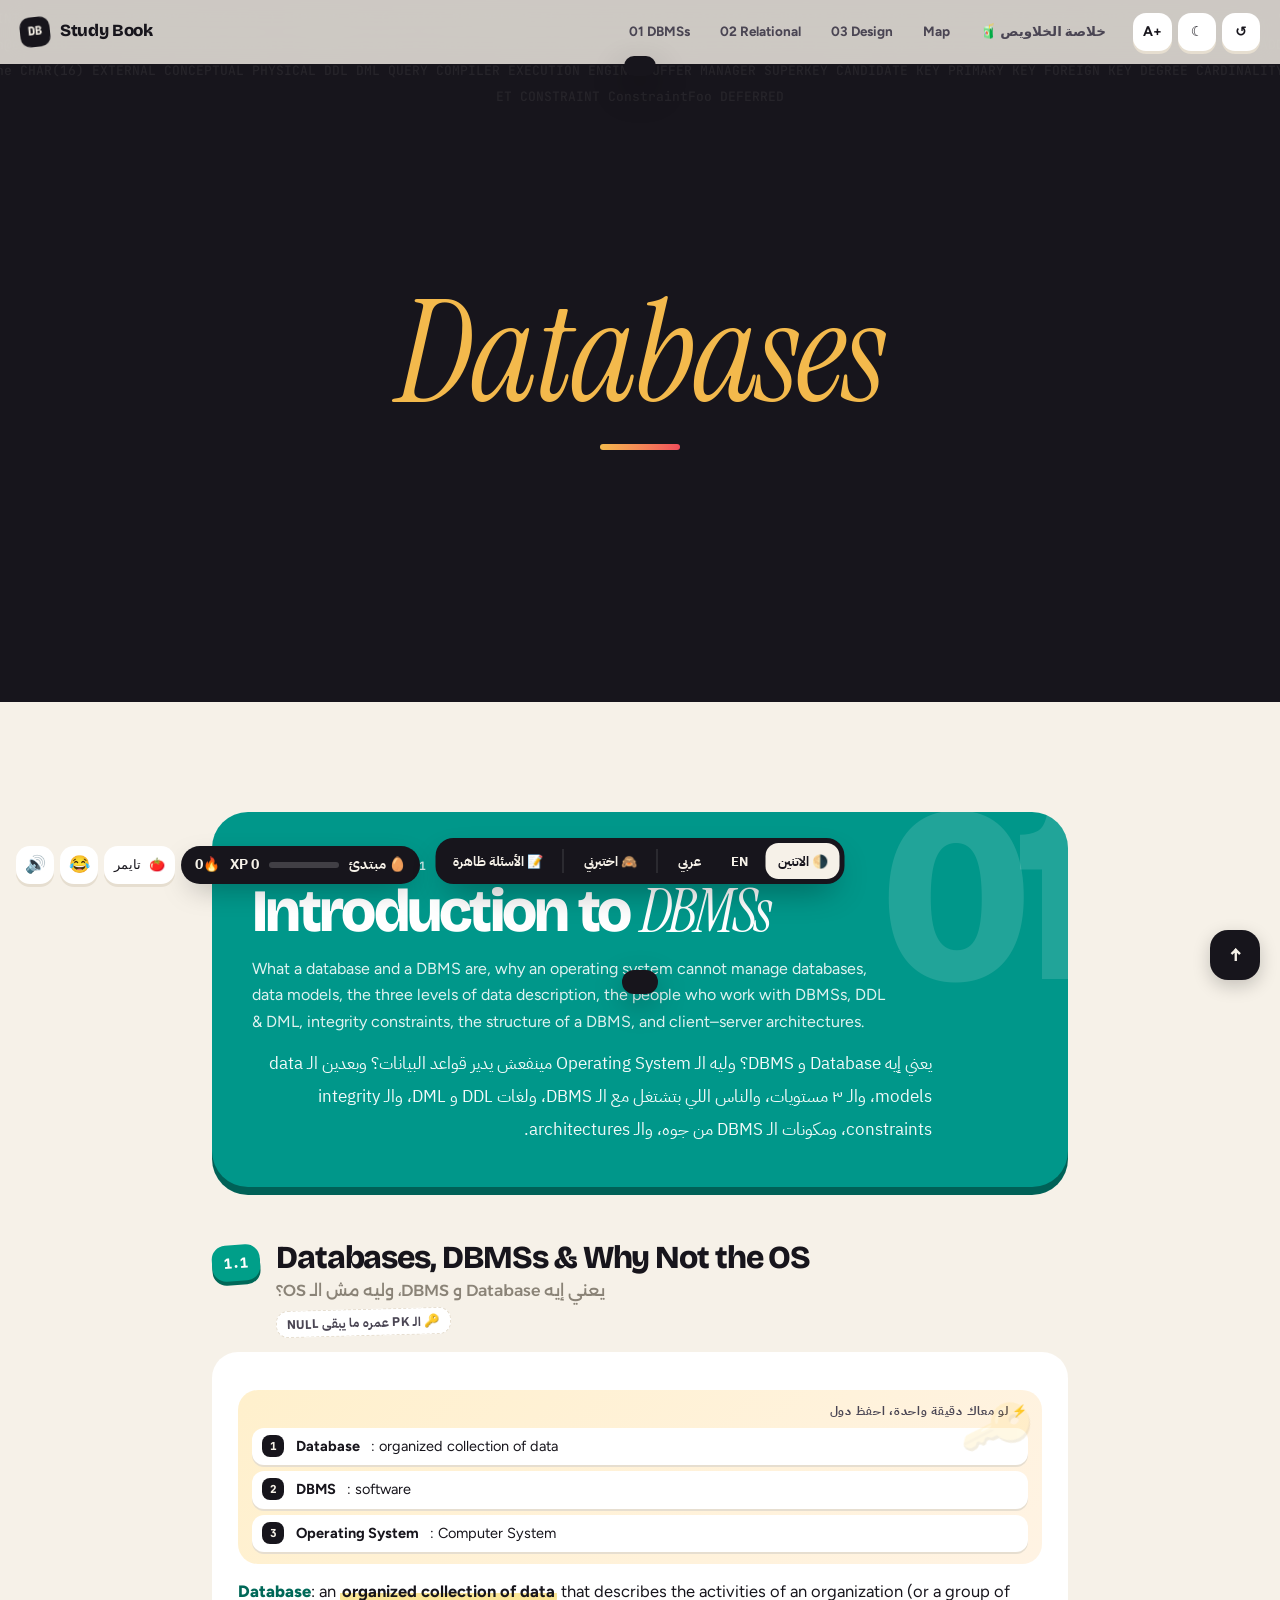
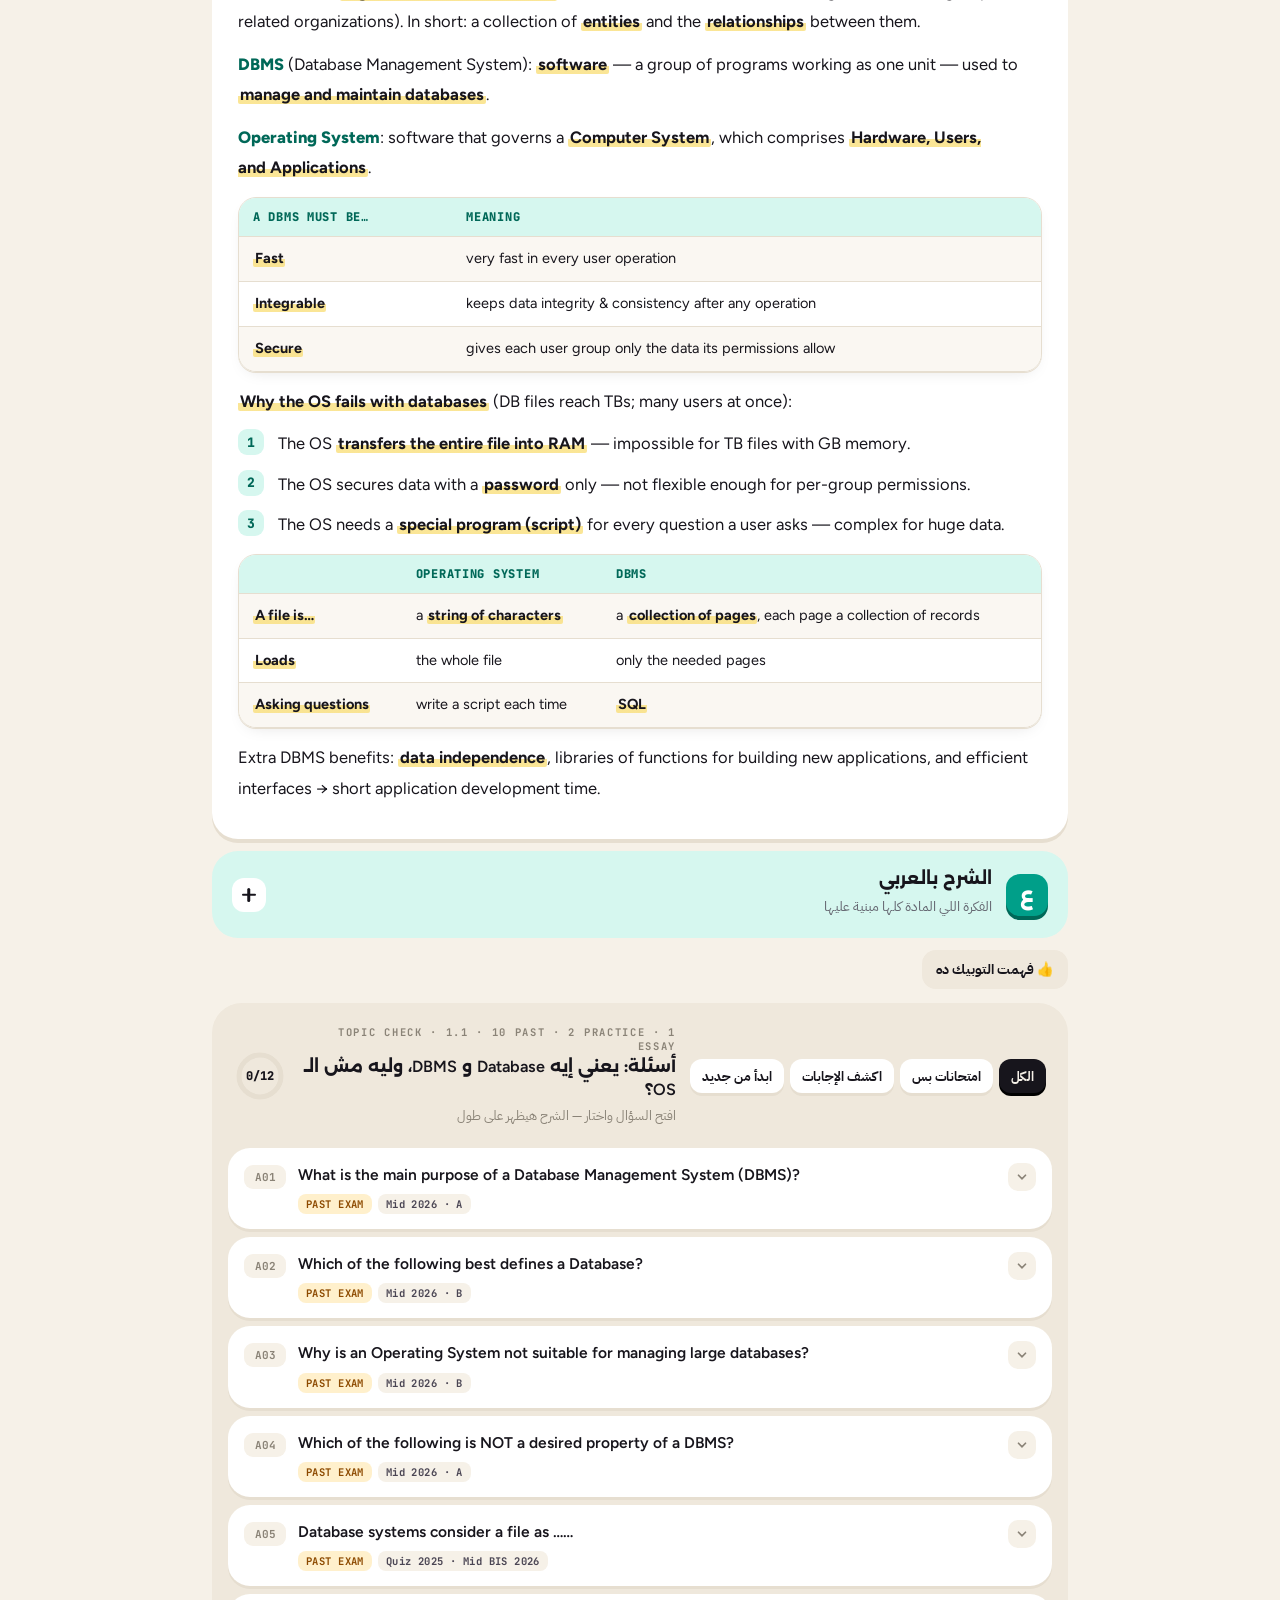
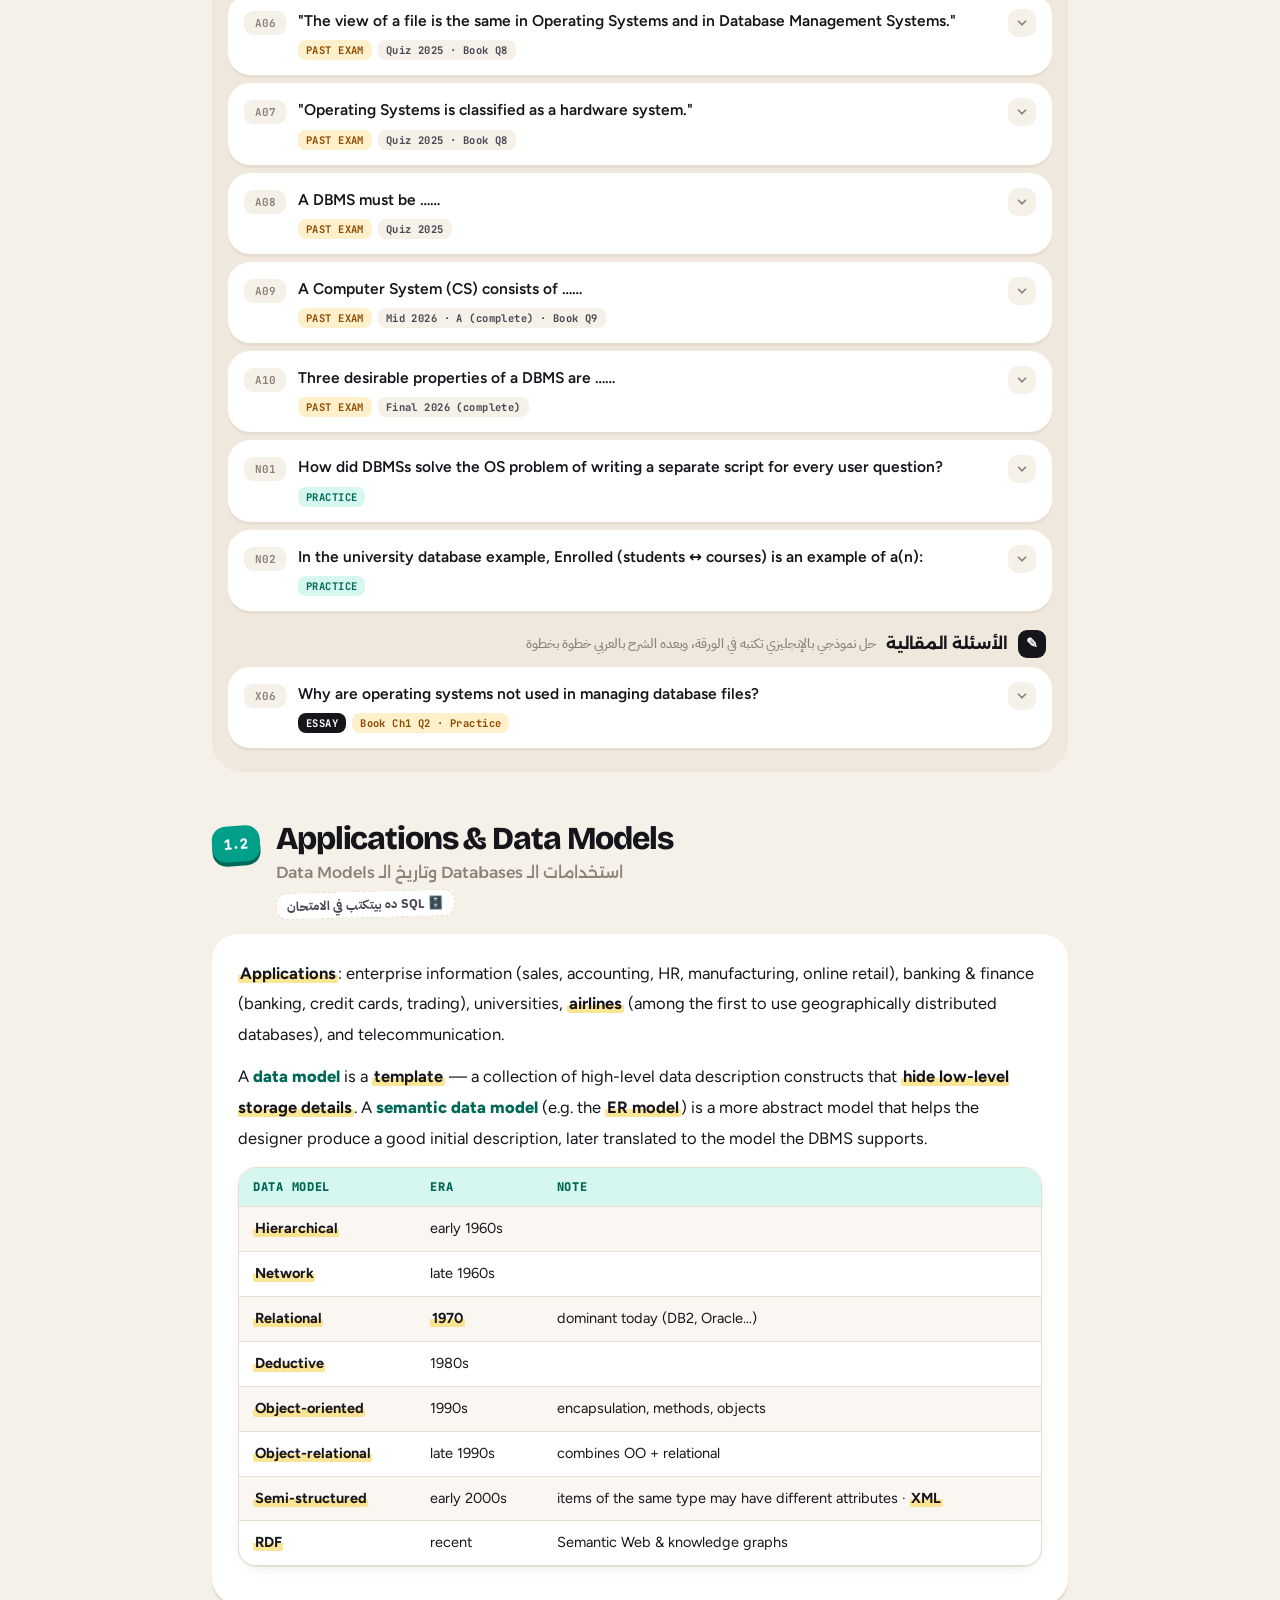
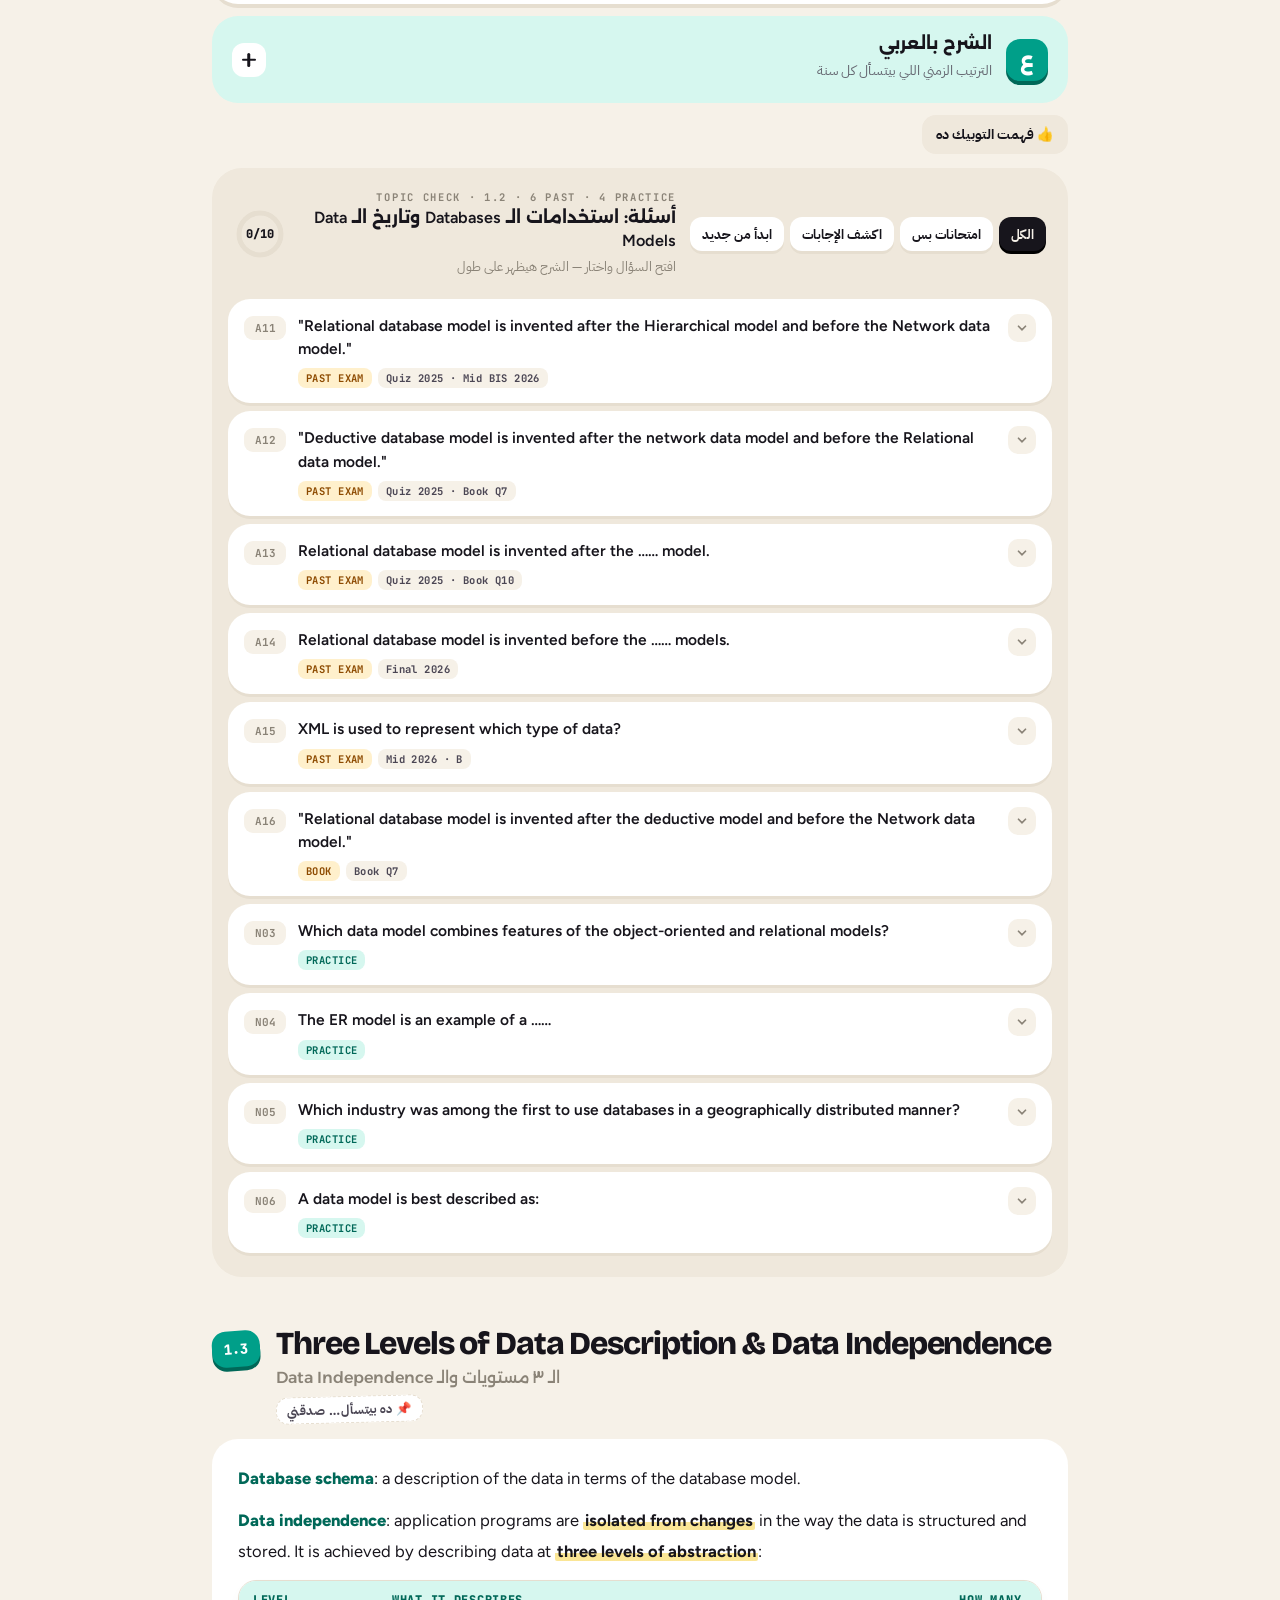
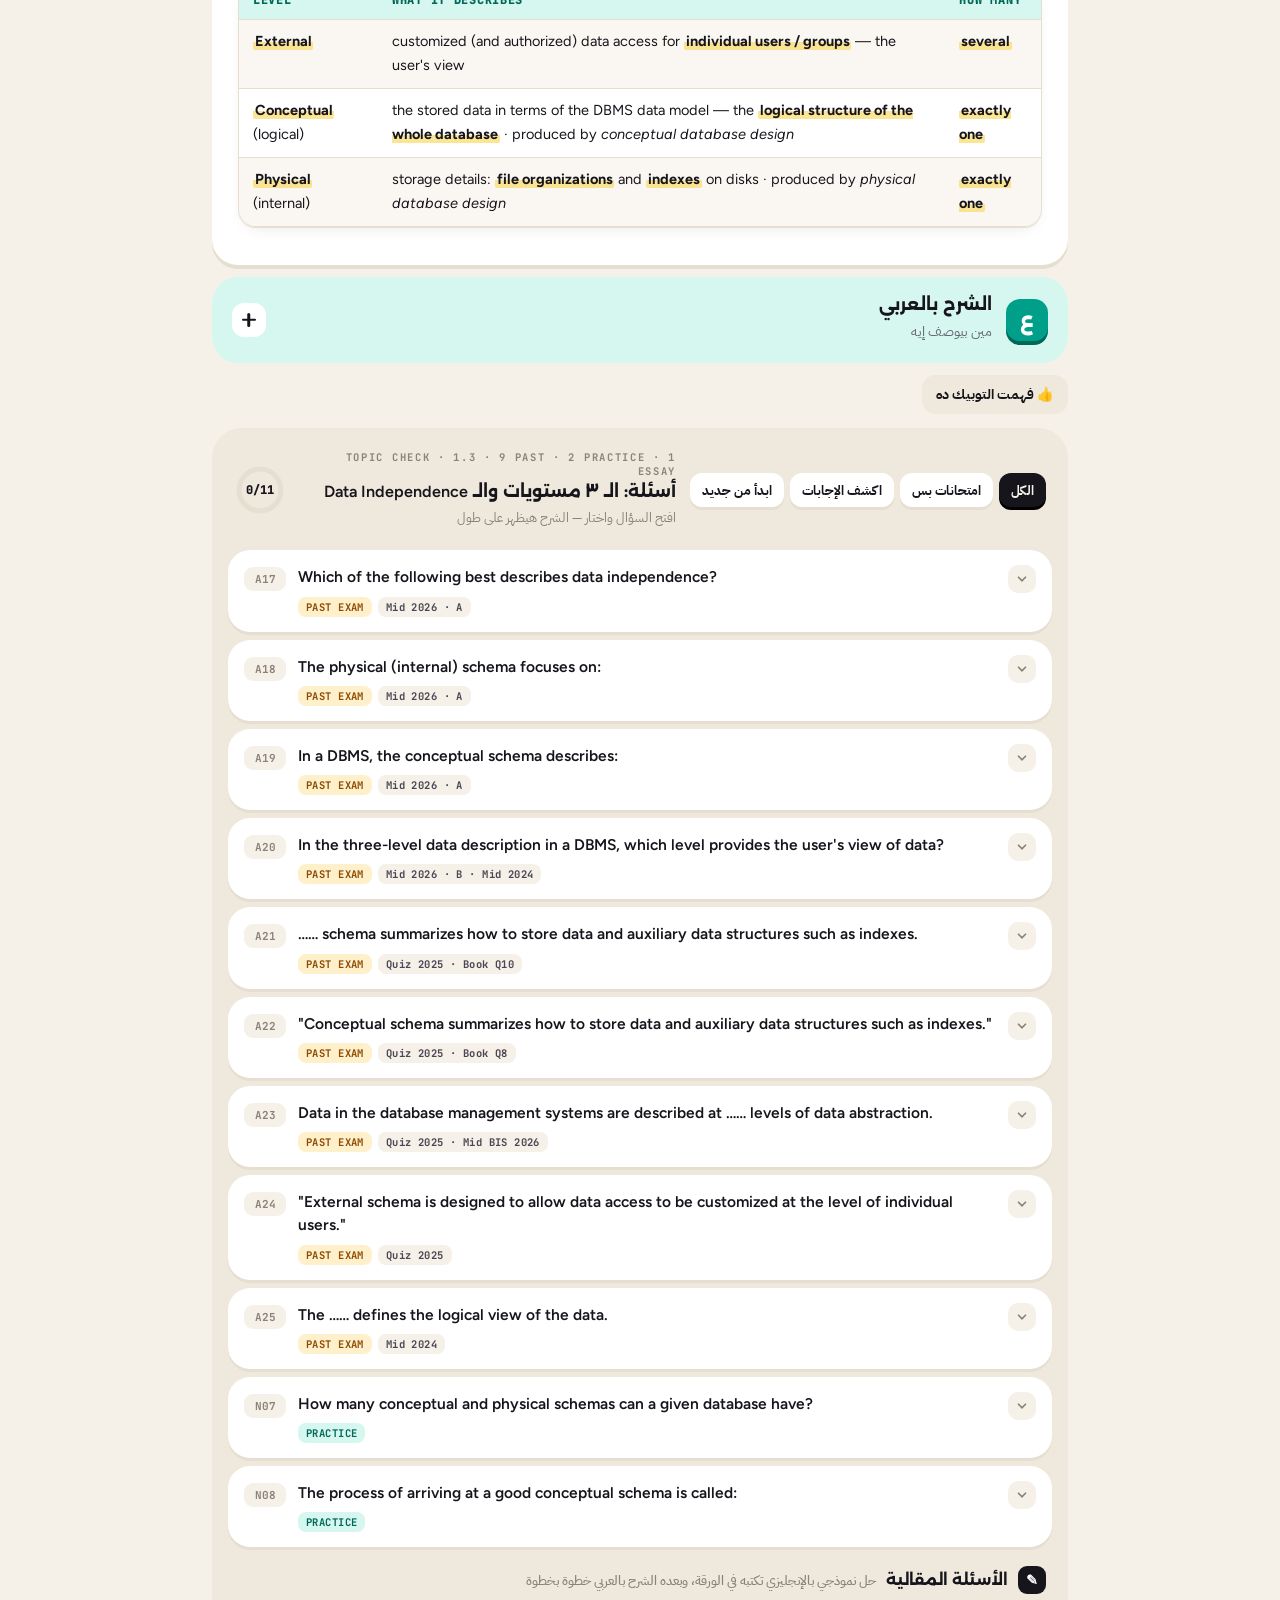
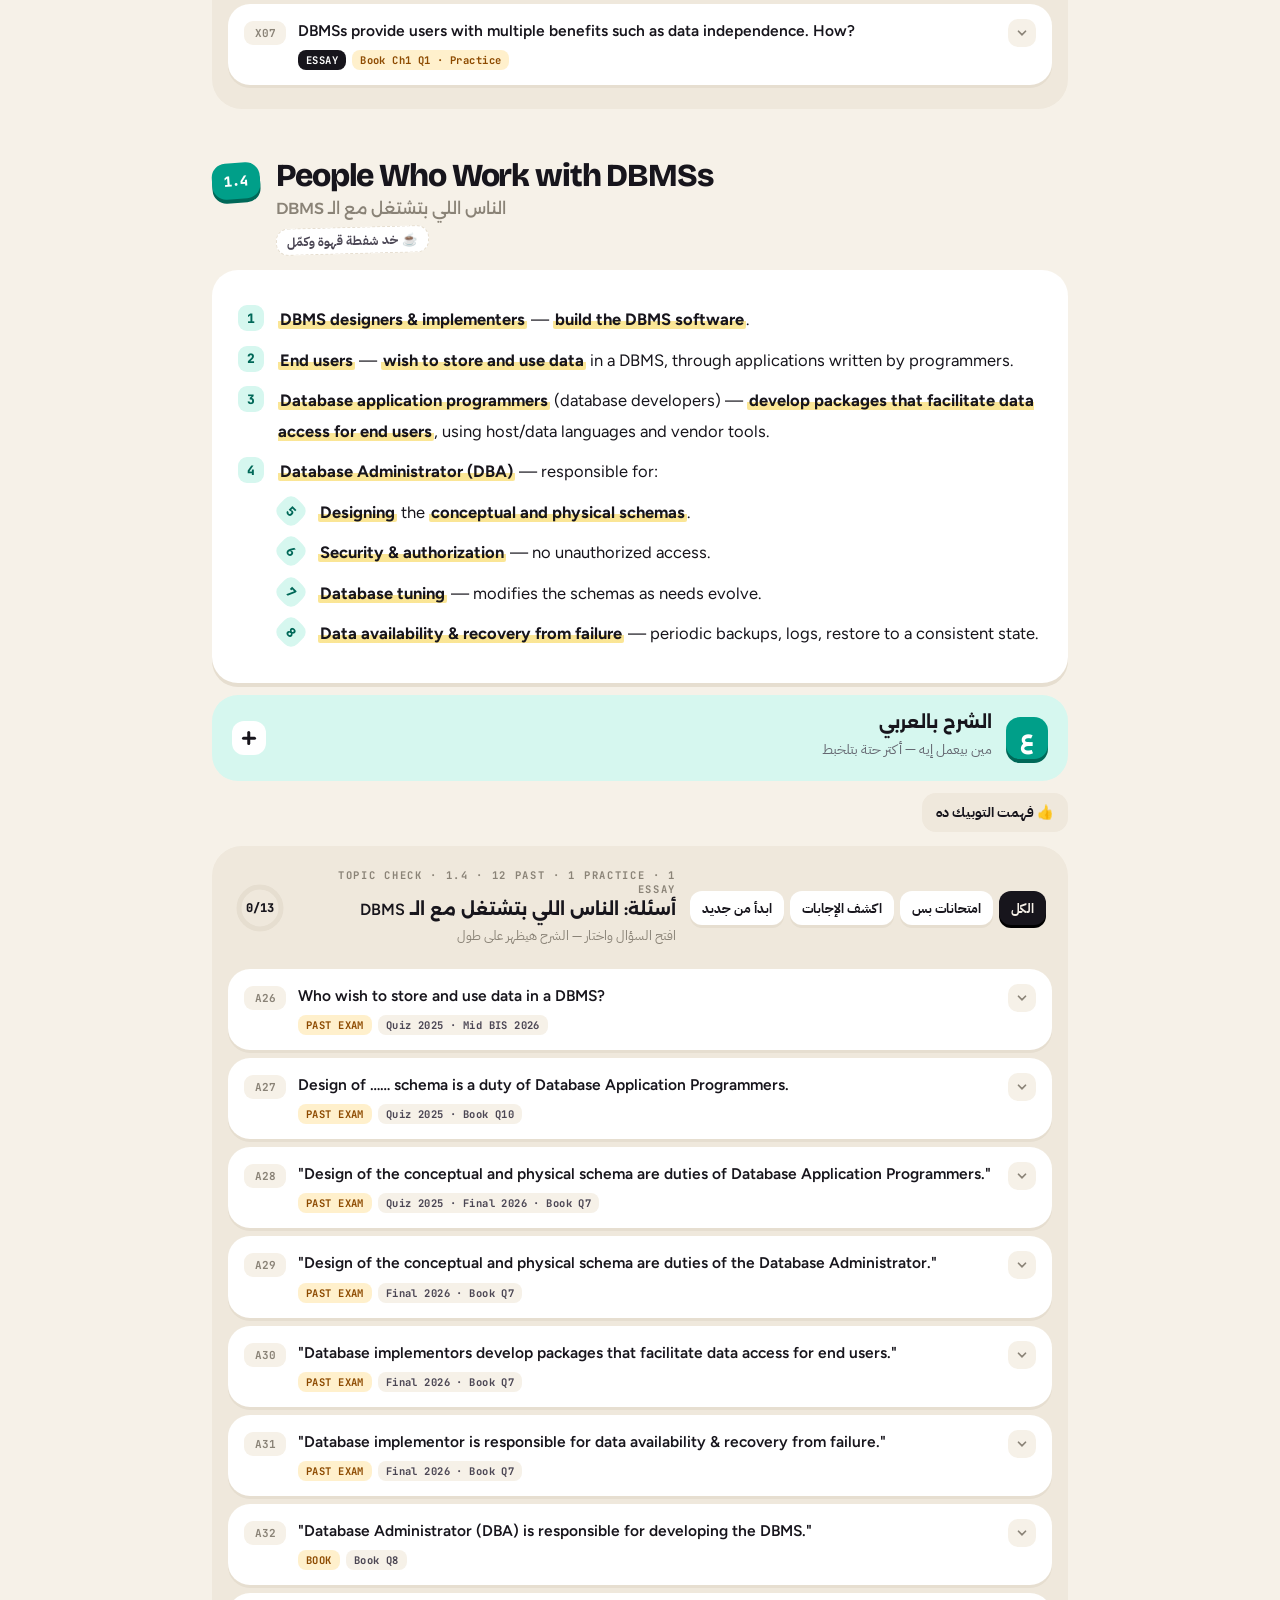
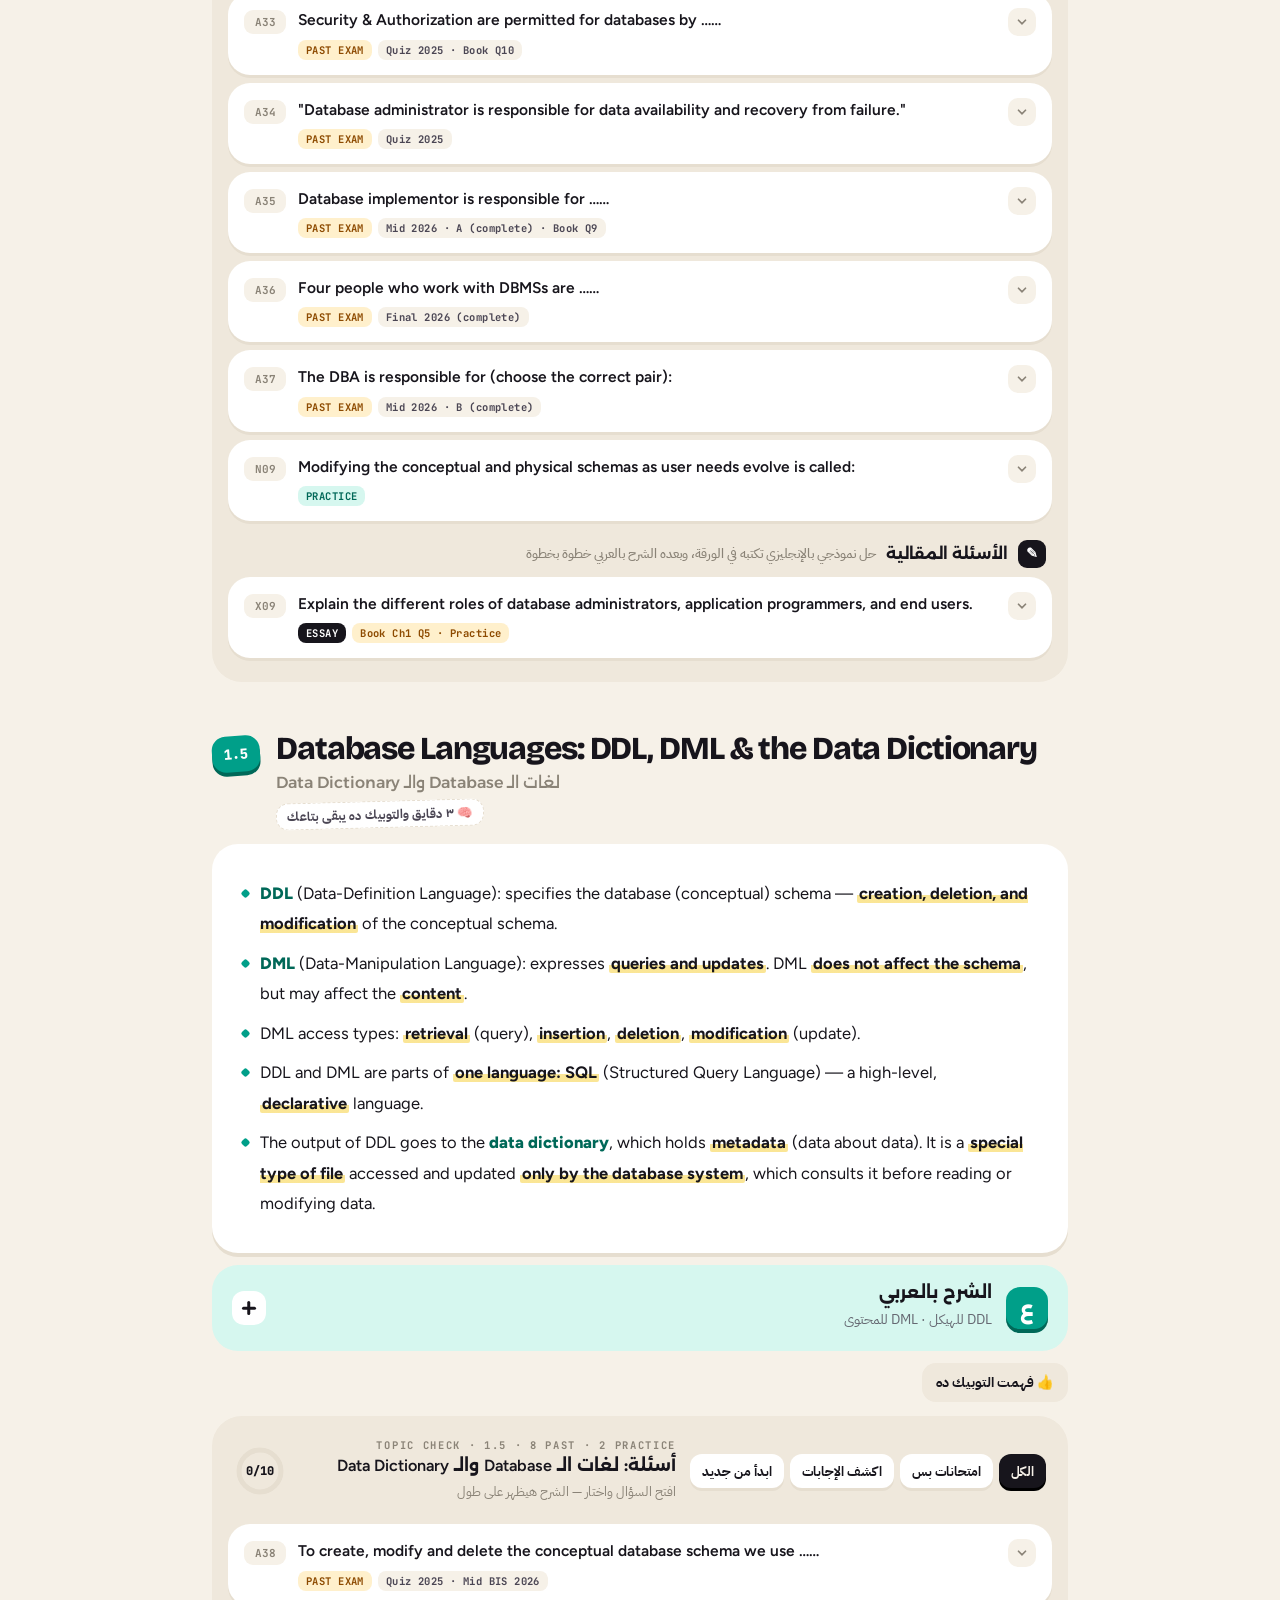
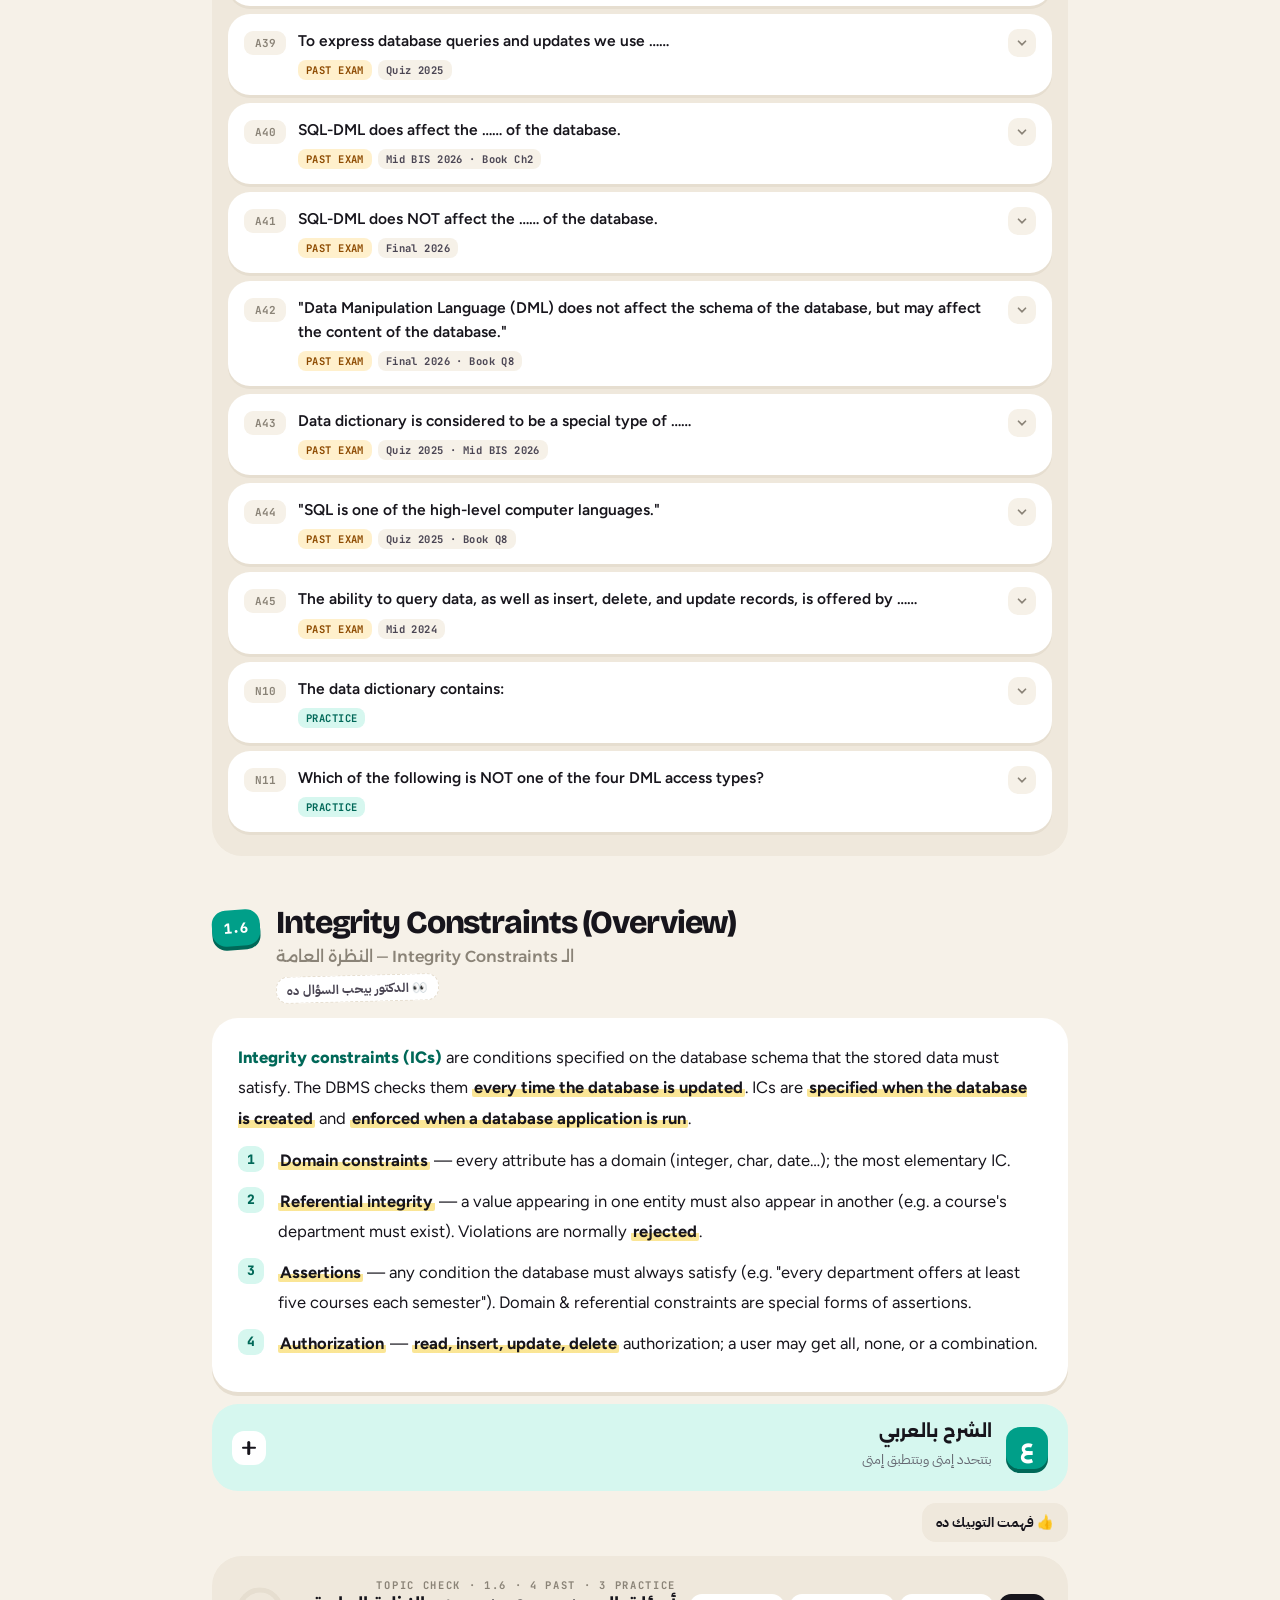
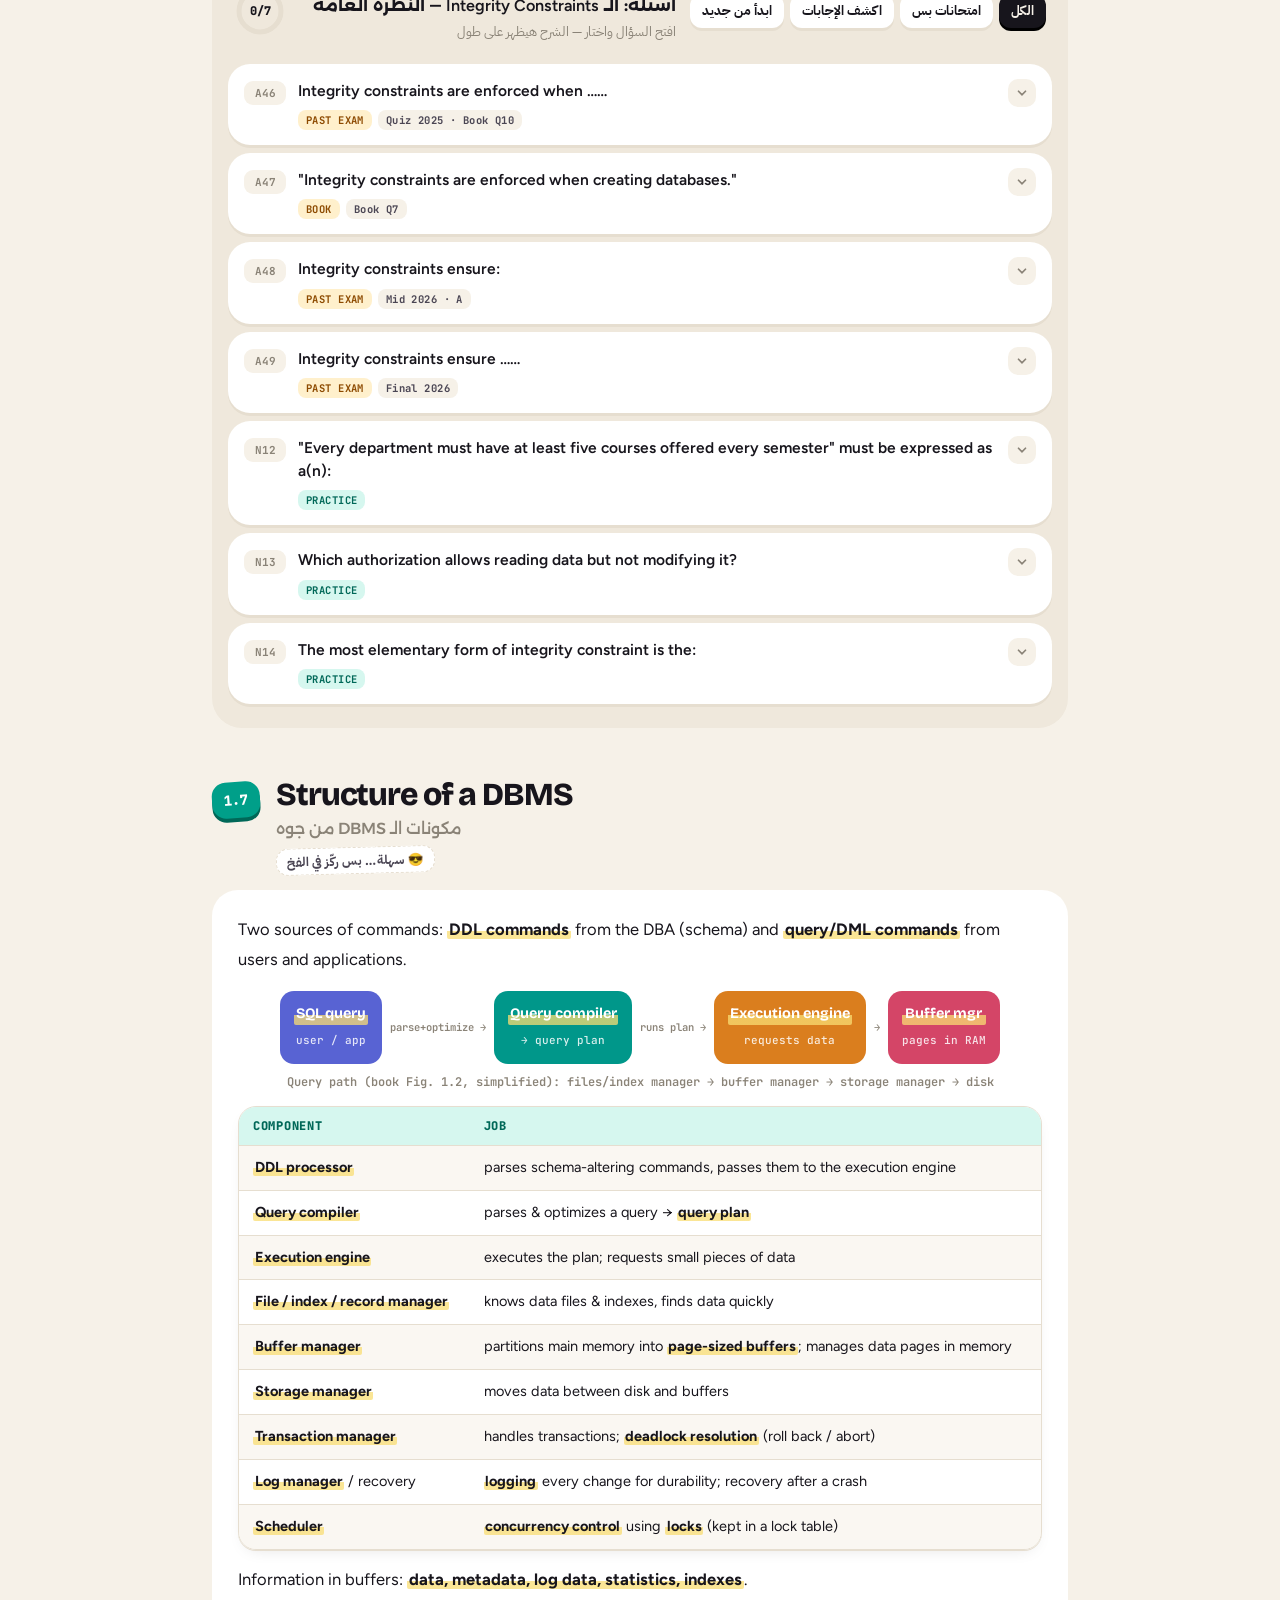
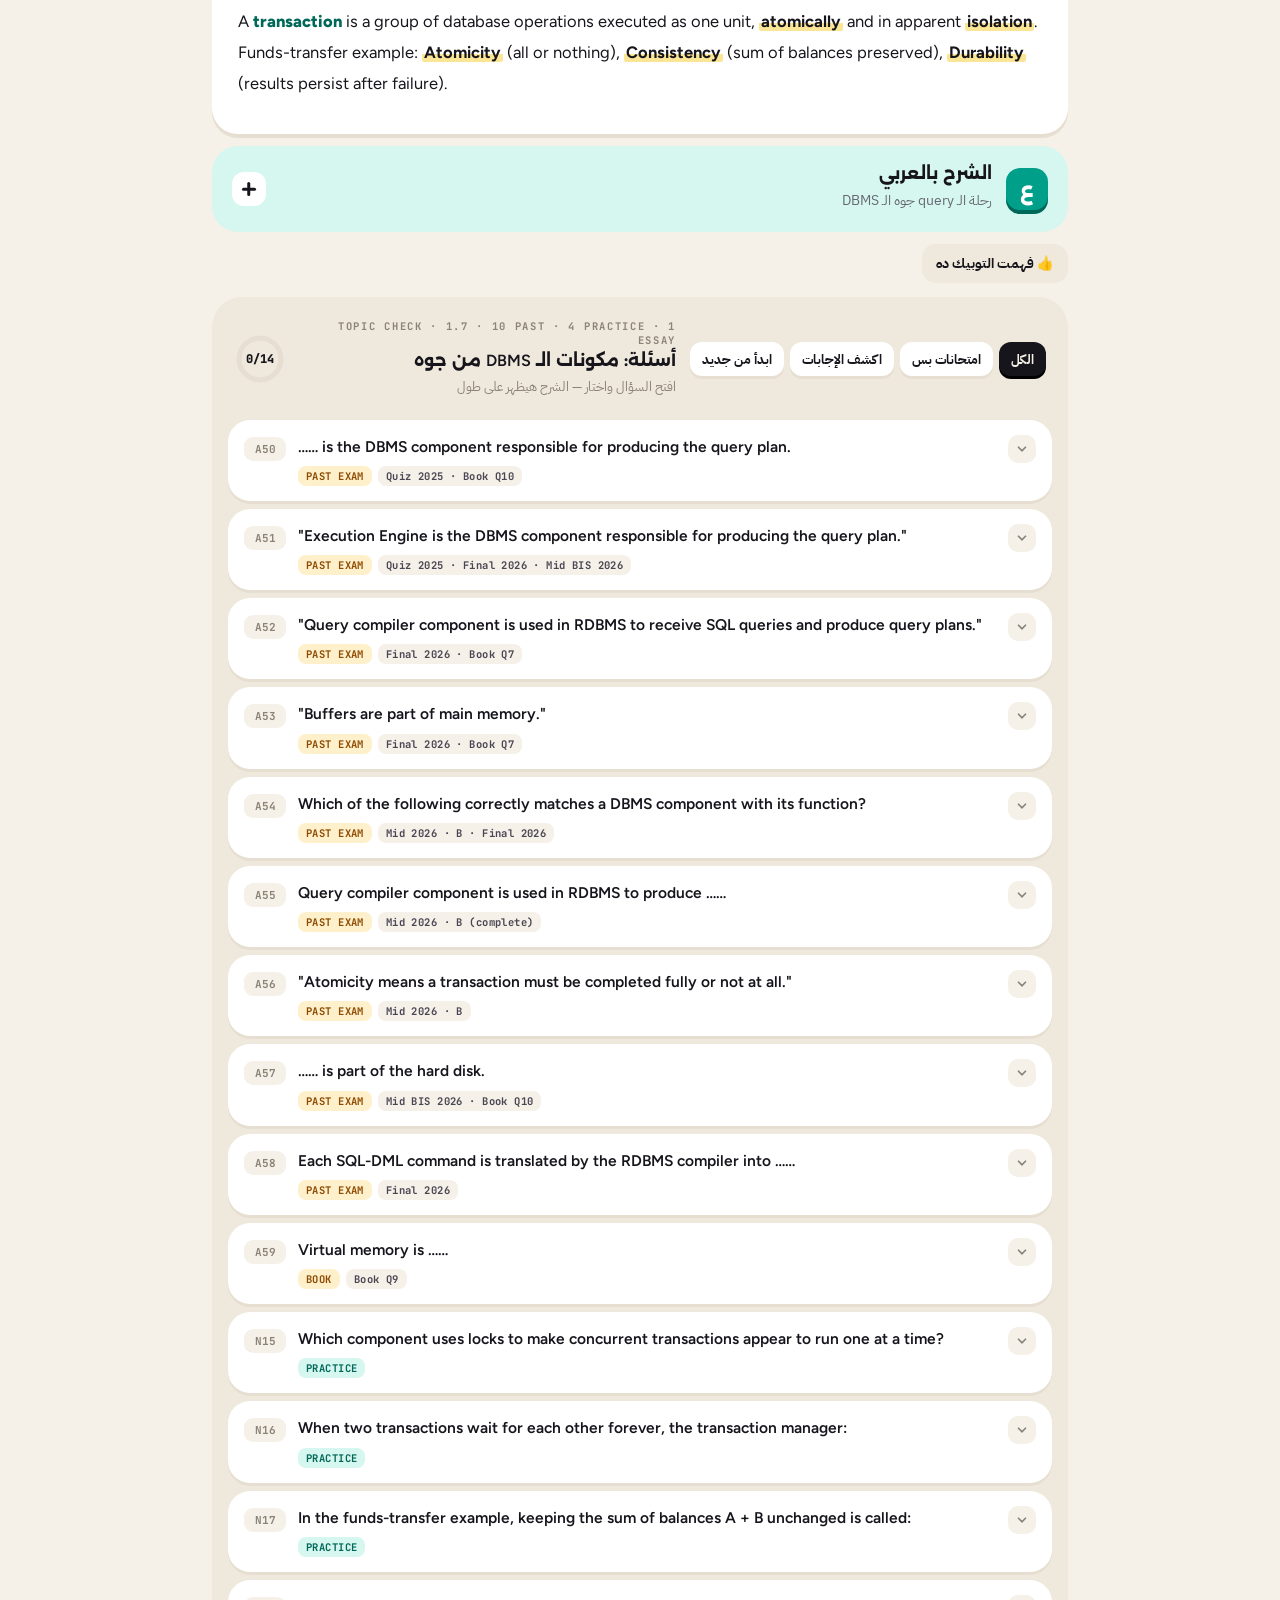
<file: public/books/databases.html>
<!DOCTYPE html>
<html lang="en">
<head>
<meta charset="UTF-8">
<meta name="viewport" content="width=device-width, initial-scale=1">
<title>Databases I — Midterm Study Book (Ch.1–2)</title>
<link rel="preconnect" href="https://fonts.googleapis.com"><link rel="preconnect" href="https://fonts.gstatic.com" crossorigin>
<link href="https://fonts.googleapis.com/css2?family=Alexandria:wght@500;600;700&family=Bricolage+Grotesque:opsz,wght@12..96,700;12..96,800&family=Figtree:wght@400;500;600;700;800&family=IBM+Plex+Sans+Arabic:wght@400;500;600;700&family=Instrument+Serif:ital@0;1&family=JetBrains+Mono:wght@500;700;800&display=swap" rel="stylesheet">
<style>
:root{
  --paper:#F6F1E8; --paper2:#EFE8DC; --card:#FFFFFF; --ink:#17151C; --ink2:#4A4553; --mute:#8A8377; --line:#E6DED0;
  --en:'Figtree',system-ui,sans-serif; --disp:'Bricolage Grotesque','Figtree',sans-serif; --serif:'Instrument Serif',Georgia,serif;
  --ar:'IBM Plex Sans Arabic','Segoe UI',sans-serif; --ard:'Alexandria','IBM Plex Sans Arabic',sans-serif; --mono:'JetBrains Mono',ui-monospace,monospace;
  --c:oklch(0.62 0.13 180); --c-soft:oklch(0.95 0.035 180); --c-deep:oklch(0.45 0.11 180);
  --ok:oklch(0.62 0.15 150); --ok-soft:oklch(0.95 0.05 150); --bad:oklch(0.6 0.19 25); --bad-soft:oklch(0.95 0.04 25);
  --gold:oklch(0.8 0.14 80); --gold-soft:oklch(0.96 0.05 85);
  --spring:cubic-bezier(.34,1.56,.64,1); --soft:cubic-bezier(.2,1,.3,1);
  --r:26px; --fs:1;
}
[data-c="teal"]{--c:oklch(0.6 0.12 185);--c-soft:oklch(0.955 0.03 185);--c-deep:oklch(0.43 0.1 185)}
[data-c="indigo"]{--c:oklch(0.55 0.17 275);--c-soft:oklch(0.955 0.03 275);--c-deep:oklch(0.42 0.16 275)}
[data-c="amber"]{--c:oklch(0.68 0.15 60);--c-soft:oklch(0.96 0.04 70);--c-deep:oklch(0.5 0.13 55)}
[data-c="rose"]{--c:oklch(0.6 0.18 10);--c-soft:oklch(0.955 0.03 10);--c-deep:oklch(0.46 0.16 10)}
body.dark{--paper:#15141A;--paper2:#1D1C24;--card:#211F29;--ink:#F1ECE4;--ink2:#BDB6C8;--mute:#8D8799;--line:#2F2C39;
  --ok-soft:oklch(0.3 0.06 150);--bad-soft:oklch(0.3 0.07 25);--gold-soft:oklch(0.32 0.06 85)}
body.dark [data-c]{--c-soft:color-mix(in oklch, var(--c) 16%, #211F29)}
*{box-sizing:border-box}
html{scroll-behavior:smooth;scroll-padding-top:90px}
body{margin:0;background:var(--paper);color:var(--ink);font-family:var(--en);font-size:calc(16.5px*var(--fs));line-height:1.65;-webkit-font-smoothing:antialiased;transition:background .4s,color .4s}
body.big{--fs:1.12}
::selection{background:var(--gold);color:#17151C}
b,strong{font-weight:700}
a{color:inherit}
[dir=rtl]{font-family:var(--ar);line-height:1.95}
code,.ltr,.lt{font-family:var(--mono);font-size:.86em;direction:ltr;unicode-bidi:isolate;background:color-mix(in oklch,var(--c) 10%,transparent);color:var(--c-deep);padding:.08em .38em;border-radius:7px;white-space:nowrap}
body.dark code,body.dark .ltr,body.dark .lt{color:color-mix(in oklch,var(--c) 70%,white)}
.lt{font-family:var(--en);font-size:.95em;background:none;padding:0;color:inherit;white-space:normal;font-weight:600}
.lt.num{font-weight:inherit}
.formula code,.formula .ltr,pre code{background:none;padding:0;color:inherit}

/* top bar */
#bar{position:fixed;top:0;left:0;right:0;z-index:50;height:64px;display:flex;align-items:center;gap:14px;padding:0 20px;
  background:color-mix(in oklch,var(--paper) 82%,transparent);backdrop-filter:blur(16px) saturate(1.4);border-bottom:1px solid transparent;transition:border-color .3s}
#bar.scrolled{border-color:var(--line)}
#prog{position:absolute;left:0;bottom:-1px;height:3px;background:linear-gradient(90deg,oklch(0.6 0.12 185),oklch(0.55 0.17 275),oklch(0.68 0.15 60),oklch(0.6 0.18 10));width:0;border-radius:0 3px 3px 0}
.brand{display:flex;align-items:center;gap:10px;font-family:var(--disp);font-weight:800;font-size:17px;letter-spacing:-.02em;text-decoration:none;white-space:nowrap}
.brand i{width:30px;height:30px;border-radius:10px;background:var(--ink);color:var(--paper);display:grid;place-items:center;font-style:normal;font-family:var(--mono);font-size:12px;transform:rotate(-6deg);transition:transform .4s var(--spring)}
.brand:hover i{transform:rotate(6deg) scale(1.08)}
.nav{display:flex;gap:4px;margin-left:auto;overflow-x:auto;scrollbar-width:none}
.nav::-webkit-scrollbar{display:none}
.nav a{text-decoration:none;font-weight:700;font-size:13.5px;padding:8px 13px;border-radius:14px;white-space:nowrap;color:var(--ink2);transition:background .2s,color .2s}
.nav a:hover{background:var(--paper2);color:var(--ink)}
.nav a.on{background:var(--ink);color:var(--paper)}
.tools{display:flex;gap:6px}
.tbtn{border:0;height:38px;min-width:38px;padding:0 10px;border-radius:13px;background:var(--card);color:var(--ink);font:700 14px var(--en);cursor:pointer;box-shadow:0 3px 0 var(--line);transition:transform .2s var(--spring)}
.tbtn:active{transform:translateY(2px);box-shadow:none}

/* cover */
.cover{position:relative;min-height:100vh;padding:120px 24px 70px;display:flex;flex-direction:column;justify-content:flex-end;overflow:hidden;background:var(--ink);color:#F6F1E8}
.cover-bits{position:absolute;inset:-20px;font:500 13px/2 var(--mono);color:rgba(246,241,232,.07);white-space:pre-wrap;word-break:break-all;pointer-events:none;mask-image:linear-gradient(180deg,#000 20%,transparent 85%)}
.cover-in{position:relative;max-width:1080px;margin:0 auto;width:100%}
.pill{display:inline-flex;align-items:center;gap:8px;font:600 11.5px var(--mono);letter-spacing:.14em;padding:8px 14px;border-radius:30px;border:1px solid rgba(246,241,232,.22);color:rgba(246,241,232,.75)}
.pill:before{content:"";width:7px;height:7px;border-radius:50%;background:oklch(0.8 0.14 80);animation:blink 1.6s infinite}
@keyframes blink{50%{opacity:.25}}
.cover h1{font-family:var(--disp);font-weight:800;font-size:clamp(52px,9.5vw,132px);line-height:.88;letter-spacing:-.055em;margin:26px 0 0}
.cover h1 em{font-family:var(--serif);font-weight:400;font-style:italic;letter-spacing:-.02em;color:oklch(0.82 0.14 80)}
.cover h1 span{display:inline-block;animation:rise .9s var(--spring) both}
.cover-sub{display:grid;grid-template-columns:1fr 1fr;gap:28px;margin-top:36px;max-width:980px}
.cover-sub p{margin:0;font-size:17px;color:rgba(246,241,232,.72)}
.cover-sub p[dir=rtl]{font-size:17.5px}
.cover-stats{display:flex;flex-wrap:wrap;gap:10px;margin-top:34px}
.cstat{padding:14px 18px;border-radius:20px;background:rgba(246,241,232,.06);border:1px solid rgba(246,241,232,.1);min-width:120px}
.cstat b{display:block;font-family:var(--disp);font-size:30px;line-height:1;letter-spacing:-.03em}
.cstat span{font-size:12.5px;color:rgba(246,241,232,.6);font-weight:600}
.chaps{display:grid;grid-template-columns:repeat(4,1fr);gap:12px;margin-top:40px}
.chap{position:relative;text-decoration:none;padding:18px;border-radius:24px;background:var(--c);color:#fff;min-height:150px;display:flex;flex-direction:column;justify-content:space-between;overflow:hidden;transition:transform .45s var(--spring),box-shadow .3s;box-shadow:0 6px 0 var(--c-deep)}
.chap:nth-child(odd){transform:rotate(-1.2deg)}.chap:nth-child(even){transform:rotate(1deg)}
.chap:hover{transform:translateY(-6px) rotate(0);box-shadow:0 12px 0 var(--c-deep)}
.chap b{font-family:var(--disp);font-size:46px;line-height:.9;letter-spacing:-.04em;opacity:.95}
.chap span{font-weight:700;font-size:15px;line-height:1.25}
.chap small{display:block;font-size:12px;opacity:.75;font-weight:600;margin-top:3px}
.chap .ring{position:absolute;right:14px;top:14px}
.scroll-hint{margin-top:40px;font:600 12px var(--mono);letter-spacing:.2em;color:rgba(246,241,232,.45);display:flex;align-items:center;gap:10px}
.scroll-hint i{width:1px;height:34px;background:rgba(246,241,232,.35);position:relative;overflow:hidden}
.scroll-hint i:after{content:"";position:absolute;left:0;top:-12px;width:1px;height:12px;background:#fff;animation:drip 1.8s infinite}
@keyframes drip{to{top:34px}}

/* layout */
.wrap{max-width:900px;margin:0 auto;padding:0 22px}
.toc{position:fixed;left:18px;top:96px;bottom:24px;width:210px;overflow:auto;scrollbar-width:none;z-index:5;opacity:0;pointer-events:none;transition:opacity .4s}
.toc.show{opacity:1;pointer-events:auto}
.toc::-webkit-scrollbar{display:none}
.toc h6{margin:18px 0 6px;font:700 10.5px var(--mono);letter-spacing:.16em;color:var(--mute)}
.toc a{display:flex;align-items:center;gap:8px;text-decoration:none;font-size:12.5px;font-weight:600;color:var(--ink2);padding:5px 8px;border-radius:10px;line-height:1.25;transition:background .2s,color .2s}
.toc a:hover{background:var(--paper2)}
.toc a.on{background:var(--card);color:var(--ink);box-shadow:0 2px 0 var(--line)}
.toc a em{font-style:normal;font:600 10.5px var(--mono);color:var(--mute);width:24px;flex-shrink:0}
.toc a i{margin-left:auto;width:8px;height:8px;border-radius:50%;background:var(--line);flex-shrink:0;transition:background .3s}
.toc a i.half{background:var(--gold)}.toc a i.full{background:var(--ok)}
@media (max-width:1320px){.toc{display:none}}

section.block{padding:70px 0 10px}
.eyebrow{font:700 11.5px var(--mono);letter-spacing:.16em;color:var(--mute);text-transform:uppercase}
h2.big{font-family:var(--disp);font-weight:800;font-size:clamp(34px,5vw,52px);letter-spacing:-.045em;line-height:1;margin:8px 0 18px}
h2.big em{font-family:var(--serif);font-weight:400;font-style:italic;color:var(--c,oklch(0.6 0.18 10))}
.lead{font-size:17.5px;color:var(--ink2);max-width:720px}

/* intel */
.intel{display:grid;grid-template-columns:1fr 1fr;gap:14px;margin-top:22px}
.icard{background:var(--card);border-radius:var(--r);padding:22px 22px 18px;box-shadow:0 4px 0 var(--line)}
.icard h4{margin:0 0 10px;font:800 13px var(--mono);letter-spacing:.08em;display:flex;align-items:center;gap:8px}
.icard h4 i{width:26px;height:26px;border-radius:9px;display:grid;place-items:center;font-style:normal;background:var(--gold-soft);font-size:14px}
.icard ul{margin:0;padding-inline-start:18px}
.icard li{margin:6px 0}
.icard[dir=rtl] h4{font-family:var(--ard);letter-spacing:0;font-size:15px}
.heat{background:var(--card);border-radius:var(--r);padding:8px;margin-top:14px;box-shadow:0 4px 0 var(--line)}
.heat-row{display:grid;grid-template-columns:34px 1fr auto 54px;gap:12px;align-items:center;padding:12px 14px;border-radius:18px;transition:background .2s}
.heat-row:hover{background:var(--paper)}
.heat-row .n{font-family:var(--serif);font-style:italic;font-size:24px;color:var(--mute)}
.heat-row .t{font-weight:700;font-size:15px}
.heat-row .s{font:600 11.5px var(--mono);color:var(--mute);text-align:right}
.heat-row .x{justify-self:end;font:800 13px var(--mono);padding:5px 10px;border-radius:10px;background:var(--gold-soft);color:oklch(0.48 0.12 60)}
.heat-row .x.h3{background:var(--bad-soft);color:var(--bad)}
.howto{display:grid;grid-template-columns:repeat(4,1fr);gap:10px;margin-top:14px}
.howto div{background:var(--card);border-radius:22px;padding:16px;box-shadow:0 4px 0 var(--line);font-size:14px}
.howto b{display:block;font-family:var(--disp);font-size:26px;letter-spacing:-.03em;color:var(--mute)}

/* part banner */
.part{position:relative;margin:110px 0 30px;padding:46px 40px 40px;border-radius:36px;background:var(--c);color:#fff;overflow:hidden;box-shadow:0 8px 0 var(--c-deep)}
.part-num{position:absolute;right:-10px;top:-40px;font-family:var(--disp);font-weight:800;font-size:250px;line-height:1;letter-spacing:-.06em;color:rgba(255,255,255,.13)}
.part-k{font:700 11.5px var(--mono);letter-spacing:.2em;opacity:.8}
.part h2{position:relative;font-family:var(--disp);font-weight:800;font-size:clamp(36px,5.5vw,60px);letter-spacing:-.045em;line-height:.95;margin:10px 0 16px}
.part h2 em{font-family:var(--serif);font-weight:400;font-style:italic}
.part-en{position:relative;max-width:640px;margin:0;opacity:.88;font-size:16px}
.part-ar{position:relative;max-width:680px;margin:12px 0 0;opacity:.95;font-size:17px}

/* topic */
.topic{margin:26px 0 0;padding-top:24px}
.t-head{display:flex;gap:16px;align-items:flex-start;margin-bottom:16px}
.t-num{flex-shrink:0;font:800 14px var(--mono);background:var(--c);color:#fff;padding:9px 12px;border-radius:14px;box-shadow:0 4px 0 var(--c-deep);margin-top:4px;transform:rotate(-4deg)}
.t-head h3{margin:0;font-family:var(--disp);font-weight:800;font-size:clamp(25px,3.4vw,32px);letter-spacing:-.035em;line-height:1.08}
.t-ar{margin:4px 0 0;font-family:var(--ard);font-weight:500;color:var(--mute);font-size:16px;line-height:1.5;text-align:left}
.en-sum{background:var(--card);border-radius:var(--r);padding:24px 26px;box-shadow:0 4px 0 var(--line)}
.en-sum>p:first-child{margin-top:0}
.en-sum p{margin:12px 0}
.kw{font-weight:800;color:var(--c-deep)}
body.dark .kw{color:color-mix(in oklch,var(--c) 75%,white)}
.hl{background:linear-gradient(transparent 58%,color-mix(in oklch,var(--gold) 55%,transparent) 58%);font-weight:600}
.en-list{margin:10px 0;padding:0;list-style:none}
.en-list li{position:relative;padding-left:22px;margin:9px 0}
.en-list li:before{content:"";position:absolute;left:4px;top:.72em;width:7px;height:7px;border-radius:2px;background:var(--c);transform:rotate(45deg)}
.en-steps{margin:10px 0;padding:0;list-style:none;counter-reset:s}
.en-steps li{counter-increment:s;position:relative;padding-left:40px;margin:10px 0}
.en-steps li:before{content:counter(s);position:absolute;left:0;top:1px;width:26px;height:26px;border-radius:9px;background:var(--c-soft);color:var(--c-deep);font:800 13px var(--mono);display:grid;place-items:center}
.formula{direction:ltr;text-align:left;font:500 14.5px/1.6 var(--mono);background:var(--paper);border:1.5px dashed var(--line);border-radius:16px;padding:11px 16px;margin:10px 0;overflow-x:auto;color:var(--ink)}
[dir=rtl] .formula{text-align:left}
.tbl{overflow-x:auto;margin:14px 0;border-radius:18px;border:1.5px solid var(--line)}
table.tb{width:100%;border-collapse:collapse;font-size:14.5px}
.tb th{background:var(--c-soft);color:var(--c-deep);font:800 12px var(--mono);letter-spacing:.06em;text-transform:uppercase;text-align:left;padding:11px 14px}
body.dark .tb th{color:color-mix(in oklch,var(--c) 70%,white)}
.tb td{padding:10px 14px;border-top:1px solid var(--line);vertical-align:top}
.tb tr:hover td{background:color-mix(in oklch,var(--c) 4%,transparent)}
.tb-center td,.tb-center th{text-align:center}
pre.code{direction:ltr;text-align:left;font:500 13.5px/1.75 var(--mono);background:#17151C;color:#E9E4DA;border-radius:20px;padding:18px 20px;margin:14px 0;overflow-x:auto}
.c-d{color:oklch(0.8 0.13 80)}.c-i{color:oklch(0.78 0.12 200)}.c-c{color:#7F7A88;font-style:italic}

/* figures */
.fig{margin:16px 0;text-align:center}
figcaption{font:600 12px var(--mono);color:var(--mute);margin-top:10px}
.cpu-box{border:2px solid var(--c);border-radius:22px;padding:14px;background:var(--c-soft)}
.cpu-label{font:800 12px var(--mono);color:var(--c-deep);letter-spacing:.2em;margin-bottom:10px}
.cpu-row{display:grid;grid-template-columns:repeat(4,1fr);gap:8px}
.cpu-cell{border-radius:14px;padding:12px 6px;color:#fff;display:flex;flex-direction:column;gap:2px}
.cpu-cell b{font-family:var(--disp);font-size:17px}.cpu-cell span{font-size:11.5px;opacity:.85}
.cpu-cell.c1{background:oklch(0.55 0.17 275)}.cpu-cell.c2{background:oklch(0.6 0.12 185)}.cpu-cell.c3{background:oklch(0.68 0.15 60)}.cpu-cell.c4{background:oklch(0.6 0.18 10)}
.cpu-bus{margin-top:8px;border-radius:12px;background:#17151C;color:#fff;font:700 12px var(--mono);padding:10px;letter-spacing:.06em}
.cycle{display:flex;align-items:center;justify-content:center;gap:6px;flex-wrap:wrap}
.cy{border-radius:16px;padding:14px 18px;color:#fff;min-width:130px}
.cy b{display:block;font-family:var(--disp);font-size:16px}.cy span{font-size:12px;opacity:.85}
.cy.c1{background:oklch(0.55 0.17 275)}.cy.c2{background:oklch(0.6 0.12 185)}.cy.c3{background:oklch(0.68 0.15 60)}
.cycle i{width:24px;height:2px;background:var(--mute);position:relative}
.cycle i:after{content:"";position:absolute;right:-1px;top:-4px;border:5px solid transparent;border-left:7px solid var(--mute)}
.cycle-back{font:600 12px var(--mono);color:var(--mute);margin-top:8px}
.pipe{display:flex;align-items:center;justify-content:center;gap:6px;flex-wrap:wrap}
.pp{border-radius:14px;padding:11px 14px;color:#fff;min-width:96px}
.pp b{display:block;font-family:var(--disp);font-size:14.5px}.pp span{font:500 11px var(--mono);opacity:.85}
.pp.p1{background:oklch(0.55 0.17 275)}.pp.p2{background:oklch(0.6 0.12 185)}.pp.p3{background:oklch(0.68 0.15 60)}.pp.p4{background:oklch(0.6 0.18 10)}
.pp-stack{display:flex;flex-direction:column;gap:6px}
.pipe>i{font:600 10.5px var(--mono);color:var(--mute);font-style:normal;padding:0 2px}
.pipe>i:after{content:" →"}
.endian{display:inline-block;text-align:left;font-family:var(--mono)}
.en-row{display:flex;align-items:center;gap:6px}
.en-lbl{width:70px;font:600 11px var(--mono);color:var(--mute);text-transform:uppercase}
.byte{width:50px;height:44px;border-radius:12px;display:grid;place-items:center;font-weight:700;color:#fff;font-size:16px}
.byte.b1{background:oklch(0.6 0.18 10)}.byte.b2{background:oklch(0.68 0.15 60)}.byte.b3{background:oklch(0.6 0.12 185)}.byte.b4{background:oklch(0.55 0.17 275)}
.en-h{font-weight:700;color:var(--mute)}
.en-arrow{font:600 11.5px var(--mono);color:var(--mute);margin:10px 0 10px 76px}
.en-addr{display:flex;gap:6px;margin-top:4px}
.en-addr span{width:50px;text-align:center;font-size:11px;color:var(--mute)}
.en-addr span:first-child{width:70px}
.rules{display:grid;grid-template-columns:1fr 1fr;gap:8px;margin:12px 0}
.rule{display:flex;gap:10px;align-items:flex-start;background:var(--bad-soft);border-radius:16px;padding:11px 13px;font-size:14.5px;line-height:1.45}
.rule>b:first-child{flex-shrink:0;width:24px;height:24px;border-radius:8px;background:var(--bad);color:#fff;display:grid;place-items:center;font:800 12px var(--mono)}

/* arabic lesson */
.ar-lesson{margin-top:12px;border-radius:var(--r);background:var(--c-soft);overflow:hidden;transition:box-shadow .3s}
.ar-lesson summary{list-style:none;cursor:pointer;display:flex;align-items:center;gap:14px;padding:16px 20px;user-select:none}
.ar-lesson summary::-webkit-details-marker{display:none}
.ar-ico{width:42px;height:42px;border-radius:14px;background:var(--c);color:#fff;display:grid;place-items:center;font:700 22px var(--ard);flex-shrink:0;box-shadow:0 4px 0 var(--c-deep);transition:transform .4s var(--spring)}
.ar-lesson summary:hover .ar-ico{transform:rotate(-8deg) scale(1.06)}
.ar-t{flex:1}
.ar-t b{display:block;font-family:var(--ard);font-weight:700;font-size:17px;line-height:1.3}
.ar-t small{font-size:13.5px;color:var(--ink2);opacity:.8}
.ar-plus{width:34px;height:34px;border-radius:12px;background:var(--card);position:relative;flex-shrink:0;transition:transform .45s var(--spring)}
.ar-plus:before,.ar-plus:after{content:"";position:absolute;left:50%;top:50%;width:14px;height:2.5px;border-radius:2px;background:var(--ink);transform:translate(-50%,-50%)}
.ar-plus:after{transform:translate(-50%,-50%) rotate(90deg);transition:transform .45s var(--spring)}
.ar-lesson[open] .ar-plus{transform:rotate(180deg)}
.ar-lesson[open] .ar-plus:after{transform:translate(-50%,-50%) rotate(0)}
.ar-body{padding:2px 22px 20px;font-size:16.5px}
.ar-lesson[open] .ar-body{animation:drop .5s var(--soft)}
@keyframes drop{from{opacity:0;transform:translateY(-8px)}}
.ar-body ul{margin:0;padding:0;list-style:none}
.ar-body li{position:relative;padding-right:22px;margin:11px 0}
.ar-body li:before{content:"";position:absolute;right:3px;top:.85em;width:8px;height:8px;border-radius:50%;background:var(--c)}
.trap,.note,.tip{margin:14px 0 4px;padding:13px 16px;border-radius:18px;font-size:15.5px;position:relative}
.trap{background:var(--bad-soft)}.trap b:first-child{color:var(--bad)}
.note{background:var(--card)}.note b:first-child{color:var(--c-deep)}
.tip{background:var(--gold-soft)}.tip b:first-child{color:oklch(0.5 0.12 60)}
body.dark .tip b:first-child{color:var(--gold)}

/* quiz */
.quiz{margin-top:14px;border-radius:30px;background:var(--paper2);padding:18px 16px 16px}
.q-head{display:flex;align-items:center;gap:14px;padding:4px 6px 12px;flex-wrap:wrap}
.q-ring{position:relative;width:52px;height:52px;flex-shrink:0}
.q-ring svg{transform:rotate(-90deg)}
.q-ring circle{fill:none;stroke-width:5}
.q-ring .bg{stroke:var(--line)}.q-ring .fg{stroke:var(--c);stroke-linecap:round;transition:stroke-dashoffset .8s var(--soft)}
.q-ring b{position:absolute;inset:0;display:grid;place-items:center;font:800 12px var(--mono)}
.q-title{flex:1;min-width:200px}
.q-title .eyebrow{font-size:10.5px}
.q-title h4{margin:2px 0 0;font-family:var(--ard);font-weight:700;font-size:17px;line-height:1.35}
.q-title p{margin:2px 0 0;font-size:13px;color:var(--mute)}
.q-acts{display:flex;gap:6px;flex-wrap:wrap}
.chip{border:0;height:34px;padding:0 12px;border-radius:12px;background:var(--card);color:var(--ink);font:700 12.5px var(--ar);cursor:pointer;box-shadow:0 3px 0 var(--line);transition:transform .2s var(--spring),background .2s}
.chip:active{transform:translateY(2px);box-shadow:none}
.chip.on{background:var(--ink);color:var(--paper);box-shadow:0 3px 0 #000}
.q{background:var(--card);border-radius:22px;margin:8px 0;box-shadow:0 3px 0 var(--line);transition:box-shadow .3s,transform .3s}
.q[open]{box-shadow:0 3px 0 var(--line),0 18px 36px -18px rgba(30,20,10,.25)}
.q summary{list-style:none;cursor:pointer;display:flex;gap:12px;padding:15px 16px;align-items:flex-start}
.q summary::-webkit-details-marker{display:none}
.qn{flex-shrink:0;font:700 11px var(--mono);color:var(--mute);background:var(--paper);padding:5px 7px;border-radius:9px;margin-top:2px;min-width:42px;text-align:center}
.q.done-ok .qn{background:var(--ok);color:#fff}.q.done-bad .qn{background:var(--bad);color:#fff}
.qt{flex:1;min-width:0}
.qt .qq{font-weight:600;font-size:15.5px;line-height:1.5;display:block}
.qmeta{display:flex;flex-wrap:wrap;gap:6px;margin-top:8px}
.tag{font:700 10.5px var(--mono);letter-spacing:.04em;padding:3px 8px;border-radius:8px;background:var(--paper);color:var(--ink2)}
.tag.ex{background:var(--gold-soft);color:oklch(0.48 0.12 60)}
.tag.pr{background:var(--c-soft);color:var(--c-deep)}
.tag.es{background:#17151C;color:#fff}
body.dark .tag.ex{color:var(--gold)}
.q-chev{width:28px;height:28px;border-radius:10px;background:var(--paper);display:grid;place-items:center;flex-shrink:0;transition:transform .4s var(--spring);color:var(--mute)}
.q[open] .q-chev{transform:rotate(180deg)}
.qb{padding:0 16px 16px}
.q[open] .qb{animation:drop .45s var(--soft)}
.opts{display:grid;gap:7px}
.opt{display:flex;gap:10px;align-items:center;text-align:left;border:1.5px solid var(--line);background:var(--card);color:var(--ink);border-radius:16px;padding:11px 13px;font:600 15px var(--en);cursor:pointer;transition:border-color .2s,background .25s,transform .25s var(--spring),opacity .3s}
.opt:hover:not(:disabled){border-color:var(--c);transform:translateX(3px)}
.opt:active:not(:disabled){transform:scale(.98)}
.opt .L{flex-shrink:0;width:28px;height:28px;border-radius:10px;background:var(--paper);display:grid;place-items:center;font:800 12.5px var(--mono);transition:background .25s,color .25s}
.opt:disabled{cursor:default}
.opt.ok{border-color:var(--ok);background:var(--ok-soft)}
.opt.ok .L{background:var(--ok);color:#fff}
.opt.bad{border-color:var(--bad);background:var(--bad-soft);animation:shake .45s}
.opt.bad .L{background:var(--bad);color:#fff}
.opt.dim{opacity:.45}
@keyframes shake{20%,60%{transform:translateX(-6px)}40%,80%{transform:translateX(6px)}}
.opt.ok.pick{animation:pop .5s var(--spring)}
@keyframes pop{40%{transform:scale(1.03)}}
.expl{display:none;margin-top:12px;border-radius:18px;background:var(--paper);padding:14px 16px 10px}
.expl.show{display:block;animation:drop .5s var(--soft)}
.verdict{display:flex;align-items:center;gap:8px;font-family:var(--ard);font-weight:700;font-size:15px;margin-bottom:6px}
.verdict i{width:24px;height:24px;border-radius:8px;display:grid;place-items:center;font-style:normal;color:#fff;font-size:13px}
.verdict.y i{background:var(--ok)}.verdict.n i{background:var(--bad)}
.verdict .lt{font-family:var(--en)}
.why{margin:0;padding:0;list-style:none;font-size:15.5px}
.why li{position:relative;padding-right:18px;margin:7px 0}
.why li:before{content:"";position:absolute;right:2px;top:.85em;width:6px;height:6px;border-radius:50%;background:var(--mute)}
.burst{position:absolute;pointer-events:none;z-index:60}
.burst i{position:absolute;width:7px;height:9px;border-radius:2px;animation:conf .9s cubic-bezier(.15,.7,.4,1) forwards}
@keyframes conf{to{transform:translate(var(--x),var(--y)) rotate(var(--r));opacity:0}}

/* essays */
.ess-h{display:flex;align-items:center;gap:10px;margin:18px 6px 6px;font-family:var(--ard);font-weight:700;font-size:15.5px}
.ess-h i{width:28px;height:28px;border-radius:9px;background:#17151C;color:#fff;display:grid;place-items:center;font-style:normal;font-size:14px}
.ess-h span{font-family:var(--ar);font-weight:500;font-size:13px;color:var(--mute)}
.eq .qb>*+*{margin-top:12px}
.qfig{margin-top:12px;border-radius:16px;background:#fff;padding:10px;overflow-x:auto}
.qfig svg{max-width:100%;height:auto;display:block;margin:0 auto}
.qfig-cap{font-size:13.5px;color:var(--ink2);margin-bottom:6px;text-align:right}
.model{border-radius:18px;background:#17151C;color:#EDE8DE;padding:16px 18px;direction:ltr;text-align:left;font-size:15px}
.model-h{font:700 10.5px var(--mono);letter-spacing:.16em;color:oklch(0.8 0.14 80);margin-bottom:8px;display:flex;align-items:center;gap:8px}
.model-h:before{content:"";width:8px;height:8px;border-radius:2px;background:oklch(0.8 0.14 80)}
.model p{margin:6px 0}
.model .enline,.model .formula{background:rgba(255,255,255,.06);border:0;color:#fff;font:500 14px/1.6 var(--mono);padding:8px 12px;border-radius:10px;margin:6px 0}
.model code,.model .ltr{background:rgba(255,255,255,.1);color:#fff}
.gist{display:flex;align-items:center;gap:10px;flex-wrap:wrap;background:var(--gold-soft);border-radius:16px;padding:11px 14px}
.gist>span:first-child{font-family:var(--ard);font-weight:700;font-size:14px}
.gist .val{direction:ltr;font:600 14.5px var(--mono)}
.steps{display:grid;gap:8px}
.step{background:var(--paper);border-radius:16px;padding:12px 14px}
.step-n{font-family:var(--ard);font-weight:700;font-size:13px;color:var(--c-deep);margin-bottom:4px}
body.dark .step-n{color:color-mix(in oklch,var(--c) 70%,white)}
.step p{margin:0;font-size:15.5px}
.slt{direction:ltr;text-align:left;font:500 13.5px/1.6 var(--mono);background:var(--card);border-radius:10px;padding:7px 11px;margin-top:6px;white-space:pre-wrap;overflow-x:auto}
.qscan{font-size:13px;color:var(--mute)}
.qscan img{max-width:100%;border-radius:12px}

/* map + cheat */
.map{display:grid;grid-template-columns:1fr 1fr;gap:14px;margin-top:22px}
.map-ch{background:var(--card);border-radius:var(--r);padding:18px;box-shadow:0 4px 0 var(--line);border-top:6px solid var(--c)}
.map-ch h4{margin:0 0 10px;font-family:var(--disp);font-size:18px;letter-spacing:-.02em}
.map-ch a{display:flex;align-items:center;gap:10px;text-decoration:none;padding:8px 10px;border-radius:12px;font-size:14px;font-weight:600;transition:background .2s}
.map-ch a:hover{background:var(--c-soft)}
.map-ch a em{font-style:normal;font:700 11px var(--mono);color:var(--c-deep);width:30px}
.map-ch a small{margin-left:auto;font:600 11px var(--mono);color:var(--mute);white-space:nowrap}
.map-ch a .dot{width:9px;height:9px;border-radius:50%;background:var(--line);flex-shrink:0}
.map-ch a .dot.half{background:var(--gold)}.map-ch a .dot.full{background:var(--ok)}
.totals{display:flex;gap:10px;flex-wrap:wrap;margin-top:14px}
.totals div{background:var(--card);border-radius:18px;padding:12px 16px;box-shadow:0 3px 0 var(--line)}
.totals b{font-family:var(--disp);font-size:24px;display:block;line-height:1.1}
.totals span{font-size:12.5px;color:var(--mute);font-weight:600}
.cheat{columns:2;column-gap:14px;margin-top:22px}
.cc{break-inside:avoid;background:var(--card);border-radius:var(--r);padding:18px 20px;margin-bottom:14px;box-shadow:0 4px 0 var(--line);position:relative;overflow:hidden}
.cc h5{margin:0 0 8px;font-family:var(--disp);font-size:17.5px;letter-spacing:-.02em;display:flex;align-items:center;gap:10px}
.cc h5 i{width:10px;height:22px;border-radius:4px;background:var(--c)}
.cc ul{margin:0;padding-left:18px;font-size:14.5px}
.cc li{margin:5px 0}
footer{margin:100px 0 0;padding:50px 24px 70px;background:var(--ink);color:rgba(246,241,232,.7);text-align:center}
footer b{color:#F6F1E8;font-family:var(--disp);font-size:20px;letter-spacing:-.02em}
footer p{margin:8px auto;max-width:640px}
#top{position:fixed;right:20px;bottom:20px;z-index:40;width:50px;height:50px;border-radius:18px;border:0;background:var(--ink);color:var(--paper);font:800 18px var(--en);cursor:pointer;box-shadow:0 6px 18px rgba(0,0,0,.2);transform:translateY(100px);transition:transform .5s var(--spring)}
#top.show{transform:none}
#toast{position:fixed;left:50%;bottom:26px;z-index:70;transform:translate(-50%,120px);background:var(--ink);color:var(--paper);padding:12px 18px;border-radius:18px;font:700 14px var(--ar);transition:transform .5s var(--spring);box-shadow:0 10px 30px rgba(0,0,0,.25)}
#toast.show{transform:translate(-50%,0)}

/* reveal */
.rv{opacity:0;transform:translateY(26px);transition:opacity .8s var(--soft),transform .8s var(--soft)}
.rv.in{opacity:1;transform:none}
@keyframes rise{from{opacity:0;transform:translateY(40px)}}
@media (prefers-reduced-motion:reduce){*{animation:none!important;transition:none!important}.rv{opacity:1;transform:none}}

@media (max-width:760px){
  #bar{padding:0 12px;gap:8px}.nav{display:none}.tools{margin-left:auto}
  .cover{padding:100px 18px 50px}.cover-sub{grid-template-columns:1fr}.chaps{grid-template-columns:1fr 1fr}
  .intel,.map,.howto,.rules{grid-template-columns:1fr}.cheat{columns:1}
  .part{padding:34px 22px 28px;border-radius:28px}.part-num{font-size:160px}
  .en-sum{padding:18px}.cpu-row{grid-template-columns:1fr 1fr}
  .heat-row{grid-template-columns:28px 1fr 46px}.heat-row .s{display:none}
}
@media print{#bar,.toc,#top,.q-acts{display:none}.cover{min-height:auto}.ar-lesson,.q{break-inside:avoid}body{background:#fff}}

.chaps3{grid-template-columns:repeat(3,1fr)}
.qq code,.qt code{white-space:normal;word-break:break-word}
.model u{text-decoration:underline;text-underline-offset:3px;text-decoration-color:oklch(0.8 0.14 80)}
.traps{margin-top:18px;background:var(--bad-soft);border-radius:var(--r);padding:20px 22px}
.traps h5{margin:0 0 10px;font-family:var(--ard);font-size:18px;color:var(--bad)}
.traps ol{margin:0;padding-left:22px;columns:2;column-gap:28px;font-size:14.5px;text-align:left}
.traps li{margin:5px 0;break-inside:avoid}
@media (max-width:760px){.chaps3{grid-template-columns:1fr}.traps ol{columns:1}}


/* ===== BOOST PACK: highlights · celebrations · HUD · summary ===== */
:where(.ar-body, .why, .en-sum, .model, .step) b{background:linear-gradient(transparent 58%, oklch(0.9 0.13 95 / .75) 58%);padding:0 .12em;border-radius:2px}
body.dark :where(.ar-body, .why, .en-sum, .step) b{background:linear-gradient(transparent 58%, oklch(0.5 0.1 95 / .7) 58%)}
.model b{background:none}
:where(.hy,.hg,.hp,.hb,.kw,.mk,.tag,th,.verdict) b, :where(.hy,.hg,.hp,.hb) {background-image:none}
.hy b,.hg b,.hp b,.hb b{background:none}
.why li{line-height:1.8}
.why code,.ar-body code{font-weight:700}
.hl{background:oklch(0.93 0.12 95);padding:.02em .3em;border-radius:5px;font-weight:700}
body.dark .hl{background:oklch(0.45 0.09 95);color:#fff}

.hy,.hp,.hg,.hb{border-radius:5px;padding:.02em .3em;-webkit-box-decoration-break:clone;box-decoration-break:clone;font-weight:600}
.hy{background:oklch(0.93 0.12 95);color:inherit}
.hp{background:oklch(0.91 0.07 350);color:oklch(0.4 0.15 355)}
.hg{background:oklch(0.91 0.09 150);color:oklch(0.36 0.11 150);font-weight:800}
.hb{background:oklch(0.93 0.05 240);color:oklch(0.4 0.12 250)}
body.dark .hy{background:oklch(0.45 0.09 95);color:#fff}
body.dark .hp{background:oklch(0.38 0.1 355);color:oklch(0.93 0.05 355)}
body.dark .hg{background:oklch(0.38 0.09 150);color:oklch(0.93 0.07 150)}
body.dark .hb{background:oklch(0.36 0.08 250);color:oklch(0.93 0.05 250)}
.meme{display:flex;gap:14px;align-items:center;margin:16px 0 6px;padding:14px 16px;border-radius:20px;background:var(--card);border:2px dashed color-mix(in oklch,var(--c,oklch(0.6 0.18 10)) 45%,transparent);transform:rotate(-.6deg);transition:transform .4s var(--spring)}
.meme:hover{transform:rotate(.4deg) scale(1.01)}
.m-face{font-size:40px;line-height:1;flex-shrink:0;filter:drop-shadow(0 4px 6px rgba(0,0,0,.15));animation:wob 3s ease-in-out infinite}
@keyframes wob{50%{transform:rotate(-8deg) scale(1.06)}}
.meme b{display:block;font-family:var(--ard);font-size:15px;background:none!important}
.meme small{display:block;font-size:14.5px;color:var(--ink2);margin-top:3px}
/* fx layer */
#fx{position:fixed;inset:0;pointer-events:none;z-index:90;overflow:hidden}
.fx-rain{position:absolute;top:-60px;font-size:34px;animation:fxfall linear forwards}
@keyframes fxfall{to{transform:translateY(110vh) rotate(var(--r))}}
.fx-card{position:fixed;left:50%;top:42%;transform:translate(-50%,-50%) scale(.4);opacity:0;z-index:95;pointer-events:none;
  background:var(--card);color:var(--ink);border-radius:28px;padding:18px 26px;text-align:center;min-width:240px;max-width:86vw;
  box-shadow:0 30px 80px -20px rgba(0,0,0,.45),0 0 0 4px var(--fxc,oklch(0.7 0.15 150));font-family:var(--ard)}
.fx-card.show{animation:fxpop 1.5s var(--spring) forwards}
@keyframes fxpop{0%{opacity:0;transform:translate(-50%,-50%) scale(.4) rotate(-6deg)}14%{opacity:1;transform:translate(-50%,-50%) scale(1.08) rotate(2deg)}24%{transform:translate(-50%,-50%) scale(1) rotate(0)}80%{opacity:1}100%{opacity:0;transform:translate(-50%,-60%) scale(.95)}}
.fx-card .fx-e{font-size:58px;line-height:1;display:block;animation:fxbounce .6s var(--spring) infinite alternate}
@keyframes fxbounce{to{transform:translateY(-8px) scale(1.08)}}
.fx-card b{display:block;font-size:19px;margin-top:8px}
.fx-card small{display:block;font-size:14px;color:var(--ink2);margin-top:4px}
.fx-card.bad{--fxc:oklch(0.65 0.18 25)}
.fx-card.lvl{--fxc:oklch(0.75 0.15 80);padding:24px 34px}
.fx-card.lvl .fx-e{font-size:76px}
body.fx-shake .q[open]{animation:fxshake .45s}
@keyframes fxshake{20%,60%{transform:translateX(-7px)}40%,80%{transform:translateX(7px)}}
.q.done-ok{box-shadow:0 0 0 2px color-mix(in oklch,var(--ok) 55%,transparent),0 3px 0 var(--line)}
.q.done-bad{box-shadow:0 0 0 2px color-mix(in oklch,var(--bad) 45%,transparent),0 3px 0 var(--line)}
.expl .fx-tip{margin-top:8px;font-size:13.5px;color:var(--mute)}

/* HUD */
#hud{position:fixed;left:16px;bottom:16px;z-index:45;display:flex;gap:6px;align-items:center;font-family:var(--ar);direction:rtl}
#hud .h-pill{display:flex;align-items:center;gap:10px;background:var(--ink);color:var(--paper);border-radius:20px;padding:8px 14px;box-shadow:0 10px 30px -10px rgba(0,0,0,.4);font-weight:700;font-size:13.5px}
#hud .h-pill i{font-style:normal}
#hud .h-bar{width:70px;height:6px;border-radius:3px;background:rgba(255,255,255,.18);overflow:hidden}
#hud .h-bar span{display:block;height:100%;background:linear-gradient(90deg,oklch(0.8 0.14 80),oklch(0.7 0.18 30));transition:width .6s var(--spring)}
#hud button{border:0;width:38px;height:38px;border-radius:14px;background:var(--card);color:var(--ink);font-size:17px;cursor:pointer;box-shadow:0 3px 0 var(--line);transition:transform .2s var(--spring)}
#hud button:hover{transform:translateY(-3px) rotate(-6deg)}
#hud .h-fire{display:inline-block}
#hud .h-fire.hot{animation:fxbounce .4s infinite alternate}
@media (max-width:760px){#hud{left:8px;bottom:8px}#hud .h-bar{display:none}}

/* joke modal */
#joke{position:fixed;inset:0;z-index:96;display:none;place-items:center;background:rgba(10,8,20,.45);backdrop-filter:blur(4px)}
#joke.show{display:grid;animation:stFade .3s}
#joke .j-card{background:var(--card);color:var(--ink);border-radius:30px;padding:26px 28px;max-width:420px;width:88vw;text-align:center;font-family:var(--ard);box-shadow:0 30px 80px rgba(0,0,0,.35);animation:fxjk .5s var(--spring)}
@keyframes fxjk{from{transform:scale(.6) rotate(-4deg)}}
@keyframes stFade{from{opacity:0}}
#joke .j-e{font-size:64px}
#joke p{font-size:17px;line-height:1.7;margin:10px 0 18px}
#joke button{border:0;border-radius:14px;padding:10px 16px;font:700 14px var(--ar);cursor:pointer;margin:0 4px;background:var(--ink);color:var(--paper)}
#joke button+button{background:var(--paper2);color:var(--ink)}

/* ===== summary of summary ===== */
.sx-hero{margin-top:18px;border-radius:32px;padding:26px 26px 22px;background:var(--ink);color:#F6F1E8;position:relative;overflow:hidden}
.sx-hero h3{margin:0;font-family:var(--disp);font-size:clamp(26px,4vw,38px);letter-spacing:-.03em;line-height:1.05}
.sx-hero p{margin:10px 0 0;color:rgba(246,241,232,.75);font-size:15.5px}
.sx-hero .sx-big{position:absolute;left:-10px;bottom:-40px;font-size:150px;opacity:.12;transform:rotate(-12deg)}
.sx-h{display:flex;align-items:center;gap:10px;margin:30px 0 12px;font-family:var(--disp);font-size:22px;letter-spacing:-.02em}
.sx-h i{font-style:normal;width:38px;height:38px;border-radius:13px;background:var(--gold-soft);display:grid;place-items:center;font-size:19px}
.sx-h small{font-family:var(--ar);font-size:13.5px;color:var(--mute);font-weight:500}
.sx-mns{display:grid;grid-template-columns:repeat(auto-fill,minmax(250px,1fr));gap:10px}
.sx-mn{background:var(--card);border-radius:24px;padding:16px;box-shadow:0 4px 0 var(--line);transition:transform .35s var(--spring)}
.sx-mn:hover{transform:translateY(-4px) rotate(-.6deg)}
.sx-mn .ac{font:800 30px var(--disp);letter-spacing:.06em;background:linear-gradient(90deg,var(--c,oklch(0.6 0.18 10)),oklch(0.7 0.15 60));-webkit-background-clip:text;background-clip:text;color:transparent;direction:ltr;text-align:left}
.sx-mn .ex{font:700 13px var(--mono);color:var(--ink2);margin:4px 0 8px;direction:ltr;text-align:left}
.sx-mn .jk{font-size:14px;line-height:1.6;background:var(--paper);border-radius:14px;padding:8px 10px}
.sx-tbls{display:grid;grid-template-columns:1fr 1fr;gap:12px}
.sx-tbls .tbl{margin:0;background:var(--card)}
.sx-tbls .tb td,.sx-tbls .tb th{padding:8px 11px;font-size:13.5px}
.sx-flow{display:flex;flex-wrap:wrap;align-items:center;justify-content:center;gap:6px;background:var(--card);border-radius:24px;padding:16px;box-shadow:0 4px 0 var(--line);direction:ltr}
.sx-flow .n{border-radius:14px;padding:9px 13px;color:#fff;font-weight:800;font-size:13.5px;text-align:center;line-height:1.25}
.sx-flow .n small{display:block;font:600 10.5px var(--mono);opacity:.85}
.sx-flow .a{font:800 16px var(--mono);color:var(--mute)}
.sx-flow .n:nth-of-type(6n+1){background:oklch(0.55 0.17 275)}.sx-flow .n:nth-of-type(6n+2){background:oklch(0.6 0.12 185)}.sx-flow .n:nth-of-type(6n+3){background:oklch(0.62 0.15 150)}.sx-flow .n:nth-of-type(6n+4){background:oklch(0.68 0.15 60)}.sx-flow .n:nth-of-type(6n+5){background:oklch(0.6 0.18 10)}.sx-flow .n:nth-of-type(6n){background:#5B6B82}
.sx-cap{text-align:center;font:600 12px var(--mono);color:var(--mute);margin-top:6px}
.sx-vs{display:grid;grid-template-columns:repeat(auto-fill,minmax(300px,1fr));gap:10px}
.sx-vs>div{background:var(--card);border-radius:22px;overflow:hidden;box-shadow:0 4px 0 var(--line)}
.sx-vs h6{margin:0;padding:10px 14px;background:var(--paper2);font:800 14px var(--en);display:flex;justify-content:space-between;direction:ltr}
.sx-vs .row{display:grid;grid-template-columns:1fr 1fr;font-size:13.5px;direction:ltr}
.sx-vs .row span{padding:7px 12px;border-top:1px solid var(--line)}
.sx-vs .row span+span{border-left:1px solid var(--line)}
.sx-joke{display:flex;gap:14px;align-items:center;margin-top:24px;padding:16px 18px;border-radius:24px;background:var(--gold-soft);font-size:15.5px}
.sx-joke span{font-size:46px;flex-shrink:0}
.sx-check{display:grid;grid-template-columns:repeat(auto-fill,minmax(260px,1fr));gap:8px;margin-top:6px}
.sx-check label{display:flex;gap:10px;align-items:flex-start;background:var(--card);border-radius:16px;padding:10px 12px;font-size:14px;cursor:pointer;box-shadow:0 3px 0 var(--line);transition:opacity .3s}
.sx-check input{accent-color:var(--ok);width:18px;height:18px;flex-shrink:0;margin-top:2px}
.sx-check input:checked+span{text-decoration:line-through;opacity:.55}
@media (max-width:760px){.sx-tbls{grid-template-columns:1fr}}


/* ===== UX PACK v2: design system · reading · motion ===== */
:root{--ease-out:cubic-bezier(.16,1,.3,1);--ease-pop:cubic-bezier(.34,1.56,.64,1);--d1:.18s;--d2:.35s;--d3:.6s;
  --sh1:0 1px 0 var(--line),0 6px 18px -10px rgba(30,20,10,.18);--sh2:0 2px 0 var(--line),0 18px 40px -18px rgba(30,20,10,.28)}
html{scroll-behavior:smooth;scroll-padding-top:80px}
::selection{background:oklch(0.9 0.13 95)}
.en-sum p,.en-sum li,.ar-body li{line-height:1.85;text-wrap:pretty}
.ar-body li{font-size:calc(16px * var(--fs,1))}

/* topic card */
.topic{transition:box-shadow var(--d2) var(--ease-out),transform var(--d2) var(--ease-out)}
.topic:hover{box-shadow:var(--sh2)}
.ux-rv{opacity:0;transform:translateY(26px) scale(.985)}
.ux-rv.in{opacity:1;transform:none;transition:opacity .7s var(--ease-out),transform .8s var(--ease-out)}
.t-num{transition:transform var(--d2) var(--ease-pop)}
.topic:hover .t-num{transform:rotate(-8deg) scale(1.08)}

/* key-points strip */
.ux-keys{margin:14px 0 4px;border-radius:20px;padding:12px 14px;background:linear-gradient(135deg,var(--gold-soft),color-mix(in oklch,var(--gold-soft) 60%,var(--card)));position:relative;overflow:hidden}
.ux-keys::after{content:'🔑';position:absolute;right:10px;top:-6px;font-size:54px;opacity:.12;transform:rotate(18deg)}
.ux-keys h6{margin:0 0 8px;font:800 12px var(--ar);letter-spacing:.06em;color:var(--ink2);display:flex;gap:6px;align-items:center}
.ux-keys ol{margin:0;padding:0;list-style:none;display:grid;gap:6px;counter-reset:k}
.ux-keys li{counter-increment:k;display:flex;gap:10px;align-items:flex-start;font-size:14.5px;line-height:1.6;background:var(--card);border-radius:12px;padding:7px 10px;box-shadow:0 2px 0 var(--line);opacity:0;transform:translateX(-12px)}
.in .ux-keys li,.ux-keys.in li{opacity:1;transform:none;transition:opacity .5s var(--ease-out),transform .6s var(--ease-pop)}
.ux-keys li::before{content:counter(k);flex-shrink:0;width:22px;height:22px;border-radius:8px;background:var(--ink);color:var(--paper);display:grid;place-items:center;font:800 11px var(--mono)}
.ux-keys li b{background:none!important}

/* arabic lesson: numbered cards */
.ar-body>ul{list-style:none;padding:0;margin:0;display:grid;gap:8px;counter-reset:a}
.ar-body>ul>li{counter-increment:a;position:relative;background:var(--paper);border-radius:16px;padding:11px 46px 11px 14px;transition:transform var(--d1) var(--ease-out),background var(--d1)}
.ar-body>ul>li:hover{transform:translateX(-3px);background:color-mix(in oklch,var(--gold-soft) 55%,var(--paper))}
.ar-body>ul>li::before{content:counter(a);position:absolute;right:12px;top:11px;width:24px;height:24px;border-radius:9px;background:color-mix(in oklch,var(--c,var(--gold)) 22%,var(--card));color:var(--ink);display:grid;place-items:center;font:800 12px var(--mono)}
details.ar-lesson[open] .ar-body>ul>li{animation:uxIn .5s var(--ease-out) both}
details.ar-lesson[open] .ar-body>ul>li:nth-child(2){animation-delay:.05s}details.ar-lesson[open] .ar-body>ul>li:nth-child(3){animation-delay:.1s}details.ar-lesson[open] .ar-body>ul>li:nth-child(4){animation-delay:.15s}details.ar-lesson[open] .ar-body>ul>li:nth-child(5){animation-delay:.2s}details.ar-lesson[open] .ar-body>ul>li:nth-child(n+6){animation-delay:.25s}
@keyframes uxIn{from{opacity:0;transform:translateY(10px)}}

/* trap / tip callouts */
.trap,.tip{position:relative;border-radius:18px!important;padding:14px 16px 12px 16px!important;margin-top:12px!important;border:0!important;line-height:1.75}
.trap{background:color-mix(in oklch,oklch(0.65 0.2 25) 10%,var(--card))!important;box-shadow:inset 0 0 0 2px color-mix(in oklch,oklch(0.65 0.2 25) 30%,transparent)}
.tip{background:color-mix(in oklch,oklch(0.7 0.14 150) 11%,var(--card))!important;box-shadow:inset 0 0 0 2px color-mix(in oklch,oklch(0.7 0.14 150) 30%,transparent)}
.trap>b:first-child,.tip>b:first-child{display:inline-flex;align-items:center;gap:5px;border-radius:10px;padding:2px 10px;margin-left:6px;font-size:13px;background:none!important}
.trap>b:first-child{background:oklch(0.62 0.2 25)!important;color:#fff}
.tip>b:first-child{background:oklch(0.55 0.13 150)!important;color:#fff}
.trap>b:first-child::before{content:'😈'}.tip>b:first-child::before{content:'💡'}
.trap:hover>b:first-child::before{display:inline-block;animation:uxWig .5s}
@keyframes uxWig{25%{transform:rotate(-18deg)}75%{transform:rotate(18deg)}}

/* tables */
.tbl{border-radius:18px;overflow:auto;box-shadow:var(--sh1)}
.tb tr{transition:background var(--d1)}
.tb tr:not(:first-child):hover{background:color-mix(in oklch,var(--gold-soft) 70%,transparent)}
.tb tr:nth-child(even):not(:hover){background:color-mix(in oklch,var(--paper) 55%,transparent)}
.tb th{position:sticky;top:0;z-index:1}

/* details smooth */
details.ar-lesson>summary{transition:background var(--d1)}
details.ar-lesson>summary:hover{background:color-mix(in oklch,var(--gold-soft) 60%,transparent)}
.ar-plus{transition:transform var(--d2) var(--ease-pop)!important}

/* buttons/options micro-feedback */
.opt{transition:transform var(--d1) var(--ease-pop),background var(--d1),box-shadow var(--d1)!important}
.opt:not(:disabled):hover{transform:translateX(4px)}
.opt:not(:disabled):active{transform:scale(.97)}
.opt.ok{animation:uxOk .5s var(--ease-pop)}
@keyframes uxOk{40%{transform:scale(1.03)}}
.opt.bad{animation:fxshake .4s}

/* view toggles */
#ux-dock{position:fixed;left:50%;transform:translateX(-50%);bottom:16px;z-index:46;display:flex;gap:6px;background:var(--ink);padding:5px;border-radius:18px;box-shadow:0 14px 34px -12px rgba(0,0,0,.45);font-family:var(--ar)}
#ux-dock button{border:0;height:36px;padding:0 12px;border-radius:13px;background:transparent;color:var(--paper);font:700 13px var(--ar);cursor:pointer;transition:background var(--d1),transform var(--d1) var(--ease-pop);white-space:nowrap}
#ux-dock button:hover{background:rgba(255,255,255,.12)}
#ux-dock button.on{background:var(--paper);color:var(--ink)}
#ux-dock button:active{transform:scale(.92)}
#ux-dock .sep{width:1px;background:rgba(255,255,255,.18);margin:6px 2px}
body.ux-en .ar-lesson{display:none}
body.ux-ar .en-sum{display:none}
body.ux-ar details.ar-lesson>.ar-body{display:block}
body.ux-cover .ux-k{color:transparent!important;-webkit-text-fill-color:transparent;background:repeating-linear-gradient(135deg,oklch(0.86 0.06 85) 0 6px,oklch(0.8 0.08 85) 6px 12px)!important;cursor:pointer;border-radius:6px;box-shadow:none!important;transition:background .3s;user-select:none}
body.ux-cover .ux-k *{visibility:hidden}
body.ux-cover .ux-k:hover{background:repeating-linear-gradient(135deg,oklch(0.82 0.08 85) 0 6px,oklch(0.75 0.1 85) 6px 12px)!important}
body.ux-cover .ux-k.rev{color:inherit!important;-webkit-text-fill-color:currentColor;background:oklch(0.92 0.12 150)!important;animation:uxOk .4s var(--ease-pop)}
body.dark.ux-cover .ux-k.rev{background:oklch(0.4 0.1 150)!important}
body.ux-cover .ux-k.rev *{visibility:visible}
@media (max-width:760px){#ux-dock{bottom:60px}#ux-dock button{padding:0 9px;font-size:12px}}

/* sticker */
.ux-stk{display:inline-block;margin-top:6px;font:700 12.5px var(--ar);background:var(--card);border:1.5px dashed var(--line);padding:3px 10px;border-radius:12px;color:var(--ink2);transform:rotate(-1.5deg);transition:transform var(--d2) var(--ease-pop)}
.topic:hover .ux-stk{transform:rotate(1.5deg) scale(1.04)}

/* understood */
.ux-got{display:flex;justify-content:flex-start;margin-top:12px}
.ux-got button{border:0;border-radius:14px;padding:9px 14px;font:800 13.5px var(--ar);cursor:pointer;background:var(--paper2);color:var(--ink);transition:transform var(--d1) var(--ease-pop),background var(--d2)}
.ux-got button:hover{transform:translateY(-2px)}
.ux-got button.on{background:oklch(0.6 0.14 150);color:#fff}
.topic.ux-done .t-num{background:oklch(0.6 0.14 150)!important;color:#fff!important}

/* idle nudge */
#ux-nudge{position:fixed;left:50%;top:84px;transform:translate(-50%,-140%);z-index:97;background:var(--ink);color:var(--paper);border-radius:18px;padding:10px 16px;font:700 14.5px var(--ar);transition:transform .6s var(--ease-pop);box-shadow:0 14px 34px rgba(0,0,0,.3)}
#ux-nudge.show{transform:translate(-50%,0)}

@media (prefers-reduced-motion:reduce){*,*::before,*::after{animation-duration:.01ms!important;transition-duration:.01ms!important}.ux-rv{opacity:1;transform:none}}

/* ===== V3 PACK: cover · pomodoro · flashcards · reactions · mobile ===== */
.cover.cover-min{min-height:min(78vh,720px);justify-content:center;align-items:center;text-align:center;padding:110px 20px 70px}
.cover.cover-min h1{margin:0;font-size:clamp(54px,11vw,150px)}
.cover.cover-min .cover-in{display:grid;place-items:center}
.cover.cover-min h1::after{content:'';display:block;width:80px;height:6px;border-radius:3px;margin:28px auto 0;background:linear-gradient(90deg,oklch(0.82 0.14 80),oklch(0.65 0.2 20));animation:v3grow 1.2s .5s var(--ease-pop,cubic-bezier(.34,1.56,.64,1)) both}
@keyframes v3grow{from{width:0}}
.cover.cover-min .cover-bits{animation:v3drift 60s linear infinite alternate}
@keyframes v3drift{to{transform:translateY(-120px)}}
.ux-rv{opacity:1!important;transform:none!important}
.v3-rv{opacity:0;transform:translateY(22px)}
.v3-rv.in{opacity:1;transform:none;transition:opacity .7s cubic-bezier(.16,1,.3,1),transform .8s cubic-bezier(.16,1,.3,1)}
@media print{.v3-rv,.ux-keys li{opacity:1!important;transform:none!important}#hud,#ux-dock,#v3-pomo,#v3-fx{display:none!important}}

/* reaction layer */
#v3-fx{position:fixed;inset:0;pointer-events:none;z-index:92;overflow:hidden}
.v3-p{position:absolute;left:0;top:0;will-change:transform,opacity}
.v3-conf{width:9px;height:14px;border-radius:2px}
.v3-emo{font-size:28px;line-height:1}
.v3-stamp{position:absolute;font:900 64px/1 var(--disp);letter-spacing:-.04em;padding:6px 18px;border:6px solid currentColor;border-radius:16px;transform:translate(-50%,-50%) rotate(-14deg) scale(2.4);opacity:0;animation:v3stamp 1.3s cubic-bezier(.2,1.4,.4,1) forwards}
.v3-stamp{background:color-mix(in oklch,var(--card) 82%,transparent);will-change:transform,opacity}
@keyframes v3stamp{18%{opacity:.95;transform:translate(-50%,-50%) rotate(-14deg) scale(.9)}28%{transform:translate(-50%,-50%) rotate(-14deg) scale(1.05)}75%{opacity:.95}100%{opacity:0;transform:translate(-50%,-50%) rotate(-14deg) scale(1)}}
.v3-ring{position:absolute;width:20px;height:20px;border-radius:50%;border:4px solid;transform:translate(-50%,-50%);animation:v3ring .9s cubic-bezier(.16,1,.3,1) forwards}
@keyframes v3ring{to{width:260px;height:260px;opacity:0;border-width:1px}}
.v3-edge{position:fixed;inset:0;pointer-events:none;z-index:91;animation:v3edge .9s ease-out forwards}
@keyframes v3edge{from{opacity:1}to{opacity:0}}
.v3-parade{position:fixed;bottom:70px;left:-20%;font-size:40px;white-space:nowrap;z-index:92;pointer-events:none;animation:v3parade 3.2s linear forwards}
@keyframes v3parade{to{left:110%}}
.v3-meme{position:fixed;z-index:94;pointer-events:none;width:min(320px,82vw);background:var(--card);color:var(--ink);border-radius:24px;padding:14px 16px;display:flex;gap:12px;align-items:center;box-shadow:0 24px 60px -16px rgba(0,0,0,.45),0 0 0 3px var(--mc);font-family:var(--ar);direction:rtl;animation:v3meme 2.6s cubic-bezier(.34,1.56,.64,1) forwards}
@keyframes v3meme{0%{opacity:0;transform:translateY(30px) scale(.7) rotate(4deg)}12%{opacity:1;transform:translateY(0) scale(1.04) rotate(-1deg)}20%{transform:scale(1) rotate(0)}85%{opacity:1}100%{opacity:0;transform:translateY(-16px) scale(.96)}}
.v3-meme .e{font-size:46px;line-height:1;flex-shrink:0;animation:fxbounce .5s infinite alternate}
.v3-meme b{display:block;font-size:15px;line-height:1.4}
.v3-meme small{display:block;font-size:12.5px;color:var(--mute);margin-top:3px}
.v3-crack{position:absolute;inset:0;pointer-events:none;border-radius:inherit;background:
  linear-gradient(115deg,transparent 48%,rgba(200,40,40,.5) 49%,transparent 50.5%),
  linear-gradient(35deg,transparent 58%,rgba(200,40,40,.4) 59%,transparent 60%),
  linear-gradient(160deg,transparent 30%,rgba(200,40,40,.35) 31%,transparent 32%);animation:v3edge 1.4s ease-out forwards;z-index:3}
.v3-cloud{position:absolute;top:-10px;right:20px;font-size:36px;pointer-events:none;animation:v3cloud 2.2s ease forwards;z-index:3}
@keyframes v3cloud{0%{opacity:0;transform:translateY(-20px)}20%{opacity:1;transform:none}80%{opacity:1}100%{opacity:0}}
.q{position:relative}
.q .v3-stk{position:absolute;left:-10px;top:-12px;font-size:30px;z-index:2;pointer-events:none;animation:v3slap .5s cubic-bezier(.34,1.8,.5,1) both;filter:drop-shadow(0 4px 4px rgba(0,0,0,.2))}
@keyframes v3slap{from{transform:scale(3) rotate(-40deg);opacity:0}}
.v3-jelly{animation:v3jelly .6s}
@keyframes v3jelly{25%{transform:scale(1.04,.96)}50%{transform:scale(.97,1.03)}75%{transform:scale(1.01,.99)}}

/* pomodoro */
#v3-pomo{--pc1:oklch(0.7 0.19 30);--pc2:oklch(0.6 0.22 10);position:fixed;left:16px;bottom:70px;z-index:47;width:320px;max-height:calc(100vh - 96px);overflow:auto;scrollbar-width:none;
  background:linear-gradient(165deg,color-mix(in oklch,var(--pc1) 16%,var(--card)) 0%,var(--card) 46%);color:var(--ink);border-radius:32px;padding:16px 16px 14px;
  box-shadow:0 30px 70px -20px rgba(20,10,10,.45),0 0 0 1px color-mix(in oklch,var(--pc1) 22%,transparent);font-family:var(--ar);direction:rtl;
  transform:translateY(24px) scale(.9);transform-origin:bottom left;opacity:0;pointer-events:none;transition:transform .5s cubic-bezier(.34,1.56,.64,1),opacity .3s}
#v3-pomo::-webkit-scrollbar{display:none}
#v3-pomo.open{transform:none;opacity:1;pointer-events:auto}
#v3-pomo[data-k=short]{--pc1:oklch(0.74 0.15 160);--pc2:oklch(0.6 0.15 175)}
#v3-pomo[data-k=long]{--pc1:oklch(0.7 0.15 255);--pc2:oklch(0.58 0.18 285)}
#v3-pomo .pt-top{display:flex;justify-content:space-between;align-items:center}
#v3-pomo .pt-ttl{display:flex;gap:10px;align-items:center}
#v3-pomo .pt-ic{width:40px;height:40px;border-radius:14px;display:grid;place-items:center;font-size:22px;background:linear-gradient(135deg,var(--pc1),var(--pc2));box-shadow:0 6px 16px -6px var(--pc2)}
#v3-pomo .pt-ttl b{display:block;font-size:16px;line-height:1.1}
#v3-pomo .pt-ttl small{font:600 11px var(--mono);color:var(--mute);letter-spacing:.08em}
#v3-pomo .x{border:0;width:34px;height:34px;border-radius:12px;background:var(--paper2);color:var(--ink);cursor:pointer;transition:transform .2s}
#v3-pomo .x:hover{transform:rotate(90deg)}
#v3-pomo .pt-tabs{position:relative;display:flex;margin-top:14px;padding:4px;border-radius:16px;background:var(--paper2)}
#v3-pomo .pt-tabs button{position:relative;z-index:1;flex:1;border:0;background:transparent;color:var(--ink2);font:800 12.5px var(--ar);padding:8px 4px;border-radius:12px;cursor:pointer;transition:color .3s}
#v3-pomo .pt-tabs button.on{color:#fff}
#v3-pomo .pt-ind{position:absolute;top:4px;bottom:4px;left:0;right:auto;width:0;border-radius:12px;background:linear-gradient(135deg,var(--pc1),var(--pc2));box-shadow:0 4px 12px -4px var(--pc2);transition:transform .45s cubic-bezier(.34,1.56,.64,1),width .3s}
#v3-pomo .ring{position:relative;width:220px;height:220px;margin:14px auto 6px}
#v3-pomo .ring svg{width:100%;height:100%;transform:rotate(0deg);overflow:visible}
#v3-pomo .pt-glow{position:absolute;inset:30px;border-radius:50%;background:radial-gradient(circle,color-mix(in oklch,var(--pc1) 35%,transparent),transparent 70%);filter:blur(10px);opacity:.7;transition:opacity .4s}
#v3-pomo.run .pt-glow{animation:ptBreath 4s ease-in-out infinite}
@keyframes ptBreath{50%{opacity:1;transform:scale(1.08)}}
#v3-pomo .ticks line{stroke:var(--line);stroke-width:2;stroke-linecap:round}
#v3-pomo .trk{fill:none;stroke:var(--paper2);stroke-width:14}
#v3-pomo .arc{fill:none;stroke-width:14;stroke-linecap:round;transform:rotate(-90deg);transform-origin:110px 110px;transition:stroke-dashoffset .3s linear;filter:drop-shadow(0 4px 8px color-mix(in oklch,var(--pc2) 45%,transparent))}
#v3-pomo .s1{stop-color:var(--pc1)}#v3-pomo .s2{stop-color:var(--pc2)}
#v3-pomo .dotc{fill:#fff;stroke:var(--pc2);stroke-width:4;transition:cx .3s linear,cy .3s linear}
#v3-pomo .ring .t{position:absolute;inset:0;display:flex;flex-direction:column;align-items:center;justify-content:center;text-align:center;gap:2px}
#v3-pomo .ring .t b{font:800 46px/1 var(--mono);letter-spacing:-.05em;direction:ltr;background:linear-gradient(180deg,var(--ink),color-mix(in oklch,var(--ink) 65%,var(--pc2)));-webkit-background-clip:text;background-clip:text;color:transparent}
#v3-pomo .ring .t .lb{font:800 12.5px var(--ar);color:var(--pc2);padding:3px 10px;border-radius:10px;background:color-mix(in oklch,var(--pc1) 15%,transparent)}
#v3-pomo .ring .t .nx{font-size:11px;color:var(--mute)}
#v3-pomo .ctl{display:flex;gap:14px;justify-content:center;align-items:center;margin-top:4px}
#v3-pomo .ctl button{border:0;cursor:pointer;transition:transform .2s cubic-bezier(.34,1.56,.64,1)}
#v3-pomo .ctl .rs,#v3-pomo .ctl .sk{width:44px;height:44px;border-radius:16px;background:var(--paper2);color:var(--ink);font-size:17px}
#v3-pomo .ctl .go{width:72px;height:72px;border-radius:26px;background:linear-gradient(135deg,var(--pc1),var(--pc2));color:#fff;font:800 22px var(--en);box-shadow:0 12px 26px -10px var(--pc2),inset 0 2px 0 rgba(255,255,255,.3)}
#v3-pomo.run .ctl .go{animation:ptPulse 2s ease-in-out infinite}
@keyframes ptPulse{50%{box-shadow:0 12px 26px -10px var(--pc2),0 0 0 8px color-mix(in oklch,var(--pc1) 22%,transparent),inset 0 2px 0 rgba(255,255,255,.3)}}
#v3-pomo .ctl button:hover{transform:translateY(-2px)}#v3-pomo .ctl button:active{transform:scale(.9)}
#v3-pomo .msg{text-align:center;font-size:13px;color:var(--ink2);margin-top:12px;min-height:20px}
#v3-pomo .pt-sess{display:flex;flex-direction:column;align-items:center;gap:2px;margin-top:8px}
#v3-pomo .pt-sess div{display:flex;gap:6px}
#v3-pomo .pt-sess i{font-style:normal;font-size:18px;filter:grayscale(1);opacity:.3;transition:all .4s cubic-bezier(.34,1.56,.64,1)}
#v3-pomo .pt-sess i.f{filter:none;opacity:1;transform:scale(1.1)}
#v3-pomo .pt-sess small{font-size:11.5px;color:var(--mute)}
#v3-pomo .pt-set{margin-top:12px;border-radius:18px;background:var(--paper);padding:2px 12px}
#v3-pomo .pt-set summary{cursor:pointer;list-style:none;font:800 13px var(--ar);padding:10px 0;display:flex;justify-content:space-between}
#v3-pomo .pt-set summary::-webkit-details-marker{display:none}
#v3-pomo .pt-set summary::after{content:'⌄';transition:transform .3s}
#v3-pomo .pt-set[open] summary::after{transform:rotate(180deg)}
#v3-pomo .quick{display:flex;gap:5px;align-items:center;flex-wrap:wrap;margin-bottom:10px}
#v3-pomo .quick span{font:700 12px var(--ar);color:var(--mute);margin-left:2px}
#v3-pomo .quick button{border:0;border-radius:10px;padding:5px 9px;font:800 12px var(--mono);background:var(--card);color:var(--ink);cursor:pointer;box-shadow:0 2px 0 var(--line);transition:transform .2s}
#v3-pomo .quick button:hover{transform:translateY(-2px);background:color-mix(in oklch,var(--pc1) 20%,var(--card))}
#v3-pomo .cus{display:grid;gap:6px}
#v3-pomo .cus label{display:flex;justify-content:space-between;align-items:center;font:700 13px var(--ar);background:var(--card);border-radius:14px;padding:6px 8px 6px 6px}
#v3-pomo .stp{display:flex;align-items:center;gap:4px;direction:ltr}
#v3-pomo .stp button{border:0;width:28px;height:28px;border-radius:9px;background:var(--paper2);color:var(--ink);font:800 15px var(--mono);cursor:pointer}
#v3-pomo .stp input{width:44px;border:0;border-radius:9px;background:transparent;color:var(--ink);font:800 15px var(--mono);text-align:center;-moz-appearance:textfield}
#v3-pomo .stp input::-webkit-inner-spin-button{-webkit-appearance:none}
#v3-pomo .how{margin:10px 0 10px;font-size:12px;line-height:1.6;color:var(--ink2)}
#hud .h-pomo{font-family:var(--mono);font-size:13px;width:auto;padding:0 10px}
#hud .h-pomo.on{background:linear-gradient(135deg,oklch(0.7 0.19 30),oklch(0.6 0.22 10));color:#fff}
/* flashcards */
#v3-fc{position:fixed;inset:0;z-index:96;display:none;place-items:center;background:rgba(10,8,20,.55);backdrop-filter:blur(6px)}
#v3-fc.show{display:grid;animation:stFade .3s}
#v3-fc .fc-w{width:min(440px,92vw);font-family:var(--ar);direction:rtl;text-align:center}
#v3-fc .fc-top{display:flex;justify-content:space-between;align-items:center;color:#fff;font-weight:800;margin-bottom:12px}
#v3-fc .fc-top button{border:0;width:38px;height:38px;border-radius:13px;background:rgba(255,255,255,.15);color:#fff;font-size:16px;cursor:pointer}
#v3-fc .fc-c{perspective:1200px;height:270px;cursor:pointer}
#v3-fc .fc-in{position:relative;width:100%;height:100%;transition:transform .6s cubic-bezier(.34,1.3,.64,1);transform-style:preserve-3d}
#v3-fc .fc-c.flip .fc-in{transform:rotateY(180deg)}
#v3-fc .fc-f,#v3-fc .fc-b{position:absolute;inset:0;backface-visibility:hidden;border-radius:30px;display:grid;place-items:center;padding:24px;box-shadow:0 30px 60px -20px rgba(0,0,0,.5)}
#v3-fc .fc-f{background:var(--card);color:var(--ink);font:800 22px/1.35 var(--en);direction:ltr}
#v3-fc .fc-f small{display:block;font:700 12px var(--ar);color:var(--mute);margin-top:14px}
#v3-fc .fc-b{background:var(--ink);color:var(--paper);transform:rotateY(180deg);font:800 24px/1.35 var(--en);direction:ltr}
#v3-fc .fc-b em{display:block;font:600 13px var(--ar);font-style:normal;opacity:.6;margin-top:12px}
#v3-fc .fc-c.out-l .fc-in{animation:v3outl .35s forwards}#v3-fc .fc-c.out-r .fc-in{animation:v3outr .35s forwards}
@keyframes v3outl{to{transform:translateX(-120%) rotate(-18deg);opacity:0}}@keyframes v3outr{to{transform:translateX(120%) rotate(18deg);opacity:0}}
#v3-fc .fc-a{display:flex;gap:10px;justify-content:center;margin-top:16px}
#v3-fc .fc-a button{border:0;border-radius:18px;padding:12px 20px;font:800 15px var(--ar);cursor:pointer;transition:transform .2s cubic-bezier(.34,1.56,.64,1)}
#v3-fc .fc-a button:hover{transform:translateY(-3px)}
#v3-fc .fc-a .no{background:oklch(0.92 0.06 25);color:oklch(0.45 0.17 25)}
#v3-fc .fc-a .yes{background:oklch(0.9 0.1 150);color:oklch(0.38 0.12 150)}
#v3-fc .fc-p{height:6px;border-radius:3px;background:rgba(255,255,255,.18);margin-top:16px;overflow:hidden}
#v3-fc .fc-p span{display:block;height:100%;background:oklch(0.82 0.14 80);transition:width .4s}
#v3-fc .fc-end{background:var(--card);color:var(--ink);border-radius:30px;padding:30px 24px}
#v3-fc .fc-end .e{font-size:70px}
.v3-pulse{animation:v3pulse 1.6s ease 2}
@keyframes v3pulse{30%{box-shadow:0 0 0 6px oklch(0.82 0.14 80 / .6)}}

/* mobile */
@media (max-width:760px){
  body{padding-bottom:70px}
  #ux-dock{left:8px!important;right:8px;transform:none!important;bottom:8px!important;overflow-x:auto;scrollbar-width:none;justify-content:flex-start}
  #ux-dock::-webkit-scrollbar{display:none}
  #ux-dock button{flex-shrink:0}
  #hud{bottom:64px!important;left:8px}
  #hud .h-pill{padding:7px 10px;font-size:12px}
  #top{bottom:64px!important;right:8px!important;width:42px!important;height:42px!important}
  #v3-pomo{left:8px;right:8px;width:auto;bottom:112px}
  .cover.cover-min{min-height:62vh;padding:96px 16px 50px}
  .topic{border-radius:22px}
  .en-sum,.ar-body{font-size:15px}
  .tbl{overflow-x:auto;-webkit-overflow-scrolling:touch}
  .tb{min-width:420px}
  .opt{min-height:46px}
  .ux-keys li{font-size:13.5px}
  .ar-body>ul>li{padding:10px 40px 10px 12px}
  .sx-mn .ac{font-size:24px}
  .v3-meme{left:12px!important;right:12px;width:auto;top:auto!important;bottom:120px}
  .fx-card{min-width:200px}
  pre.code{font-size:12px;overflow-x:auto}
}

#fx{display:none!important}
.v3-edge{will-change:opacity}
.v3-meme{will-change:transform,opacity}


body.v3-noq .quiz,body.v3-noq #map-sec,body.v3-noq .ux-got{display:none!important}
body.v3-noq .topic::after{content:'📖 وضع الملخص · الأسئلة مخفية — رجّعها من الشريط اللي تحت';display:block;margin-top:12px;text-align:center;font:700 12.5px var(--ar);color:var(--mute);padding:8px;border-radius:14px;border:1.5px dashed var(--line);direction:rtl}
#ux-dock .v3-qt.on{background:oklch(0.82 0.14 80);color:#17151C}

/* ===== خلاصة الخلاويص ===== */
#cheat .cheat{display:none}
.kx-hero{margin-top:16px;border-radius:34px;padding:28px 26px;background:var(--ink);color:#F6F1E8;position:relative;overflow:hidden;direction:rtl}
.kx-hero h3{margin:0;font:800 clamp(30px,5vw,48px)/1.05 var(--ard);letter-spacing:-.01em}
.kx-hero p{margin:10px 0 0;color:rgba(246,241,232,.75);font-size:15.5px;line-height:1.7}
.kx-hero .big{position:absolute;left:-6px;bottom:-34px;font-size:140px;opacity:.13;transform:rotate(-12deg)}
.kx-legend{display:flex;flex-wrap:wrap;gap:6px;margin-top:14px}
.kx-legend span{font:700 12px var(--ar);padding:4px 10px;border-radius:10px;background:rgba(255,255,255,.1)}
.kx-nav{display:flex;gap:6px;overflow-x:auto;scrollbar-width:none;margin:14px 0 4px;padding:4px 2px;direction:rtl;position:sticky;top:70px;z-index:6}
.kx-nav::-webkit-scrollbar{display:none}
.kx-nav a{flex-shrink:0;text-decoration:none;font:800 13px var(--ar);padding:8px 13px;border-radius:14px;background:var(--card);color:var(--ink);box-shadow:0 3px 0 var(--line);transition:transform .2s var(--ease-pop,ease)}
.kx-nav a:hover{transform:translateY(-2px)}
.kx-ch{margin-top:18px;border-radius:30px;background:var(--card);box-shadow:0 4px 0 var(--line);overflow:hidden;scroll-margin-top:130px}
.kx-ch>header{display:flex;align-items:center;gap:12px;padding:16px 18px;background:color-mix(in oklch,var(--kc,oklch(0.6 0.15 250)) 13%,var(--card));direction:rtl}
.kx-ch>header i{font-style:normal;width:44px;height:44px;border-radius:15px;display:grid;place-items:center;font-size:22px;background:var(--kc,oklch(0.6 0.15 250));color:#fff;flex-shrink:0;box-shadow:0 4px 0 color-mix(in oklch,var(--kc) 60%,black)}
.kx-ch>header b{font:800 19px var(--ard);display:block}
.kx-ch>header small{font:600 12.5px var(--en);color:var(--mute);direction:ltr;display:block;text-align:right}
.kx-body{padding:16px 18px 18px;display:grid;gap:14px}
.kx-g2{display:grid;grid-template-columns:1fr 1fr;gap:14px;align-items:start}
.kx-pts{list-style:none;margin:0;padding:0;display:grid;gap:6px;direction:ltr}
.kx-pts li{position:relative;padding:7px 10px 7px 30px;border-radius:12px;background:var(--paper);font-size:14.5px;line-height:1.6}
.kx-pts li::before{content:'';position:absolute;left:12px;top:15px;width:8px;height:8px;border-radius:3px;background:var(--kc,oklch(0.6 0.15 250));transform:rotate(45deg)}
.kx-pts li b{background:none!important;color:color-mix(in oklch,var(--kc) 70%,var(--ink))}
.kx-pts.ar{direction:rtl}.kx-pts.ar li{padding:7px 30px 7px 10px}.kx-pts.ar li::before{left:auto;right:12px}
.kx-t{width:100%;border-collapse:separate;border-spacing:0;font-size:13.5px;direction:ltr;border-radius:16px;overflow:hidden;box-shadow:0 0 0 1.5px var(--line)}
.kx-t th{background:var(--ink);color:var(--paper);font:800 12.5px var(--en);padding:8px 10px;text-align:left}
.kx-t td{padding:7px 10px;border-top:1px solid var(--line);vertical-align:top}
.kx-t tr:nth-child(even) td{background:var(--paper)}
.kx-t td:first-child{font-weight:800;white-space:nowrap}
.kx-t .y{color:oklch(0.5 0.14 150);font-weight:800}.kx-t .n{color:oklch(0.55 0.19 25);font-weight:800}
.kx-tw{overflow-x:auto;-webkit-overflow-scrolling:touch;border-radius:16px}
.kx-flow{display:flex;flex-wrap:wrap;align-items:stretch;gap:6px;direction:ltr}
.kx-flow .n{flex:1;min-width:92px;border-radius:14px;padding:9px 10px;text-align:center;font:800 13px/1.3 var(--en);color:#fff;background:var(--kc,oklch(0.6 0.15 250))}
.kx-flow .n:nth-of-type(even){background:color-mix(in oklch,var(--kc) 70%,black)}
.kx-flow .n small{display:block;font:600 10.5px var(--mono);opacity:.85;margin-top:2px}
.kx-flow .a{align-self:center;font:800 15px var(--mono);color:var(--mute)}
.kx-cap{font:700 12px var(--ar);color:var(--mute);margin:-6px 0 0;direction:rtl}
.kx-stack{display:grid;gap:4px;direction:ltr}
.kx-stack div{border-radius:12px;padding:7px 12px;display:flex;justify-content:space-between;font:700 13px var(--en);color:#fff}
.kx-stack small{font:600 11px var(--mono);opacity:.85}
.kx-vs{display:grid;grid-template-columns:1fr 1fr;border-radius:18px;overflow:hidden;box-shadow:0 0 0 1.5px var(--line);direction:ltr}
.kx-vs h6{margin:0;padding:9px 12px;font:800 14px var(--en);color:#fff;background:var(--kc,oklch(0.6 0.15 250))}
.kx-vs h6:nth-child(2){background:color-mix(in oklch,var(--kc) 65%,black)}
.kx-vs span{padding:7px 12px;font-size:13.5px;border-top:1px solid var(--line)}
.kx-vs span:nth-child(even){border-left:1px solid var(--line)}
.kx-mn{display:flex;gap:10px;align-items:center;border-radius:16px;padding:10px 12px;background:var(--gold-soft);direction:rtl;font-size:14px;line-height:1.6}
.kx-mn b.ac{font:900 20px var(--disp);letter-spacing:.04em;direction:ltr;flex-shrink:0;background:linear-gradient(90deg,var(--kc),oklch(0.65 0.18 30));-webkit-background-clip:text;background-clip:text;color:transparent}
.kx-mns{display:grid;grid-template-columns:1fr 1fr;gap:8px}
.kx-trap{border-radius:16px;padding:10px 12px;background:color-mix(in oklch,oklch(0.65 0.2 25) 9%,var(--card));box-shadow:inset 0 0 0 1.5px color-mix(in oklch,oklch(0.65 0.2 25) 28%,transparent);font-size:14px;line-height:1.7;direction:rtl}
.kx-trap::before{content:'😈 فخ: ';font-weight:800;color:oklch(0.55 0.2 25)}
.kx-joke{display:flex;gap:12px;align-items:center;border-radius:18px;padding:10px 14px;background:var(--paper);font-size:14px;direction:rtl;border:2px dashed var(--line)}
.kx-joke span{font-size:32px;flex-shrink:0}
.kx-grid{display:grid;grid-template-columns:repeat(auto-fill,minmax(150px,1fr));gap:6px;direction:ltr}
.kx-grid div{border-radius:14px;padding:9px 10px;background:var(--paper);font-size:13px;line-height:1.45}
.kx-grid div b{display:block;font:800 13.5px var(--en);color:color-mix(in oklch,var(--kc) 70%,var(--ink));background:none!important}
.kx-sub{font:800 13px var(--ar);color:var(--ink2);margin:0 0 -6px;direction:rtl;display:flex;gap:6px;align-items:center}
@media (max-width:760px){.kx-g2,.kx-mns{grid-template-columns:1fr}.kx-body{padding:14px 12px}.kx-ch>header{padding:14px 12px}.kx-t{min-width:440px}.kx-flow .n{min-width:78px;font-size:12px}.kx-nav{top:60px}}

@media (max-width:760px){#hud{max-width:calc(100vw - 64px);overflow-x:auto;scrollbar-width:none}#hud::-webkit-scrollbar{display:none}#hud .h-xp,#hud .h-lv{display:none}#hud button{flex-shrink:0;width:36px;height:36px}#hud .h-pomo{width:auto}}
</style>
</head>
<body>
<nav id="bar">
  <a class="brand" href="#home"><i>DB</i>Study Book</a>
  <div class="nav"><a href="#p1">01 DBMSs</a><a href="#p2">02 Relational</a><a href="#p3">03 Design</a><a href="#map-sec">Map</a><a href="#cheat">🧃 خلاصة الخلاويص</a></div>
  <div class="tools"><button class="tbtn" id="t-size" title="Text size">A+</button><button class="tbtn" id="t-dark" title="Night mode">☾</button><button class="tbtn" id="t-reset" title="Reset progress">↺</button></div>
  <div id="prog"></div>
</nav>
<aside class="toc" id="toc"></aside>
<header class="cover cover-min" id="home">
  <div class="cover-bits">CREATE TABLE Students ( sid CHAR(20), name CHAR(30), login CHAR(20) NOT NULL DEFAULT 0000, age INT, gpa REAL CHECK (gpa &gt;= 0 AND gpa &lt;= 4), UNIQUE (name, age), CONSTRAINT StudentsKey PRIMARY KEY (sid) ) FOREIGN KEY (studid) REFERENCES Students ON DELETE CASCADE ON UPDATE NO ACTION INSERT INTO Students VALUES (53688, 'Smith', 'smith@ee', 18, 3.2) DELETE FROM Students S WHERE S.name = 'Smith' UPDATE Students S SET S.gpa = S.gpa - 0.1 WHERE S.gpa &gt;= 3.3 DROP TABLE R ALTER TABLE Faculties ADD phone CHAR(16) EXTERNAL CONCEPTUAL PHYSICAL DDL DML QUERY COMPILER EXECUTION ENGINE BUFFER MANAGER SUPERKEY CANDIDATE KEY PRIMARY KEY FOREIGN KEY DEGREE CARDINALITY SET CONSTRAINT ConstraintFoo DEFERRED</div>
  <div class="cover-in"><h1><span><em>Databases</em></span></h1></div>
</header>
<div class="wrap">


<section class="part" id="p1" data-c="teal">
  <div class="part-num">01</div>
  <div class="part-k">PART 01 · CHAPTER 1 · BOOK p.10–37</div>
  <h2>Introduction to <em>DBMSs</em></h2>
  <p class="part-en">What a database and a DBMS are, why an operating system cannot manage databases, data models, the three levels of data description, the people who work with DBMSs, DDL &amp; DML, integrity constraints, the structure of a DBMS, and client–server architectures.</p>
  <p class="part-ar" dir="rtl">يعني إيه Database و DBMS؟ وليه الـ Operating System مينفعش يدير قواعد البيانات؟ وبعدين الـ data models، والـ ٣ مستويات، والناس اللي بتشتغل مع الـ DBMS، ولغات DDL و DML، والـ integrity constraints، ومكونات الـ DBMS من جوه، والـ architectures.</p>
</section>

<article class="topic" id="topic-t11" data-topic="t11">
  <header class="t-head"><span class="t-num">1.1</span><div><h3>Databases, DBMSs &amp; Why Not the OS</h3><p class="t-ar" dir="rtl">يعني إيه Database و DBMS، وليه مش الـ OS؟</p></div></header>
  <div class="en-sum" dir="ltr">
    <p><span class="kw">Database</span>: an <b>organized collection of data</b> that describes the activities of an organization (or a group of related organizations). In short: a collection of <b>entities</b> and the <b>relationships</b> between them.</p>
    <p><span class="kw">DBMS</span> (Database Management System): <b>software</b> — a group of programs working as one unit — used to <b>manage and maintain databases</b>.</p>
    <p><span class="kw">Operating System</span>: software that governs a <b>Computer System</b>, which comprises <b>Hardware, Users, and Applications</b>.</p>
    <div class="tbl"><table class="tb">
      <tr><th>A DBMS must be…</th><th>Meaning</th></tr>
      <tr><td><b>Fast</b></td><td>very fast in every user operation</td></tr>
      <tr><td><b>Integrable</b></td><td>keeps data integrity &amp; consistency after any operation</td></tr>
      <tr><td><b>Secure</b></td><td>gives each user group only the data its permissions allow</td></tr>
    </table></div>
    <p><b>Why the OS fails with databases</b> (DB files reach TBs; many users at once):</p>
    <ol class="en-steps">
      <li>The OS <b>transfers the entire file into RAM</b> — impossible for TB files with GB memory.</li>
      <li>The OS secures data with a <b>password</b> only — not flexible enough for per-group permissions.</li>
      <li>The OS needs a <b>special program (script)</b> for every question a user asks — complex for huge data.</li>
    </ol>
    <div class="tbl"><table class="tb">
      <tr><th></th><th>Operating System</th><th>DBMS</th></tr>
      <tr><td><b>A file is…</b></td><td>a <b>string of characters</b></td><td>a <b>collection of pages</b>, each page a collection of records</td></tr>
      <tr><td><b>Loads</b></td><td>the whole file</td><td>only the needed pages</td></tr>
      <tr><td><b>Asking questions</b></td><td>write a script each time</td><td><b>SQL</b></td></tr>
    </table></div>
    <p>Extra DBMS benefits: <b>data independence</b>, libraries of functions for building new applications, and efficient interfaces → short application development time.</p>
  </div>
  <details class="ar-lesson" dir="rtl">
    <summary><span class="ar-ico">ع</span><span class="ar-t"><b>الشرح بالعربي</b><small>الفكرة اللي المادة كلها مبنية عليها</small></span><span class="ar-plus"></span></summary>
    <div class="ar-body"><ul>
      <li>الـ <b>Database</b> = بيانات <b>منظمة</b> بتوصف شغل مؤسسة. مثال الكتاب (الجامعة): الـ <b>entities</b> هي الطلبة والدكاترة والكورسات والقاعات، والـ <b>relationships</b> هي علاقة الطالب بالكورس، والدكتور بالكورس، والكورس بالقاعة.</li>
      <li>الـ <b>DBMS</b> = البرنامج اللي بيدير الـ database ويحافظ عليها. خلي بالك: الـ DBMS <b>software</b> مش hardware.</li>
      <li>الـ <b>Computer System</b> بيتكوّن من ٣ حاجات: <b>Hardware و Users و Applications</b> — وده سؤال «أكمل» مشهور.</li>
      <li><b>الـ DBMS لازم يبقى:</b> سريع (Fast)، ومحافظ على صحة البيانات (Integrable)، وآمن (Secure). سؤال Mid 2026: «أنهي واحدة <b>مش</b> صفة مطلوبة؟» ← <b>Unstructured</b>.</li>
      <li><b>ليه الـ OS مينفعش؟</b> ٣ مشاكل: (١) بينقل <b>الملف كله</b> للـ RAM — والملف ممكن يبقى terabytes والميموري gigabytes. (٢) الحماية بـ <b>password</b> بس — مفيش صلاحيات مختلفة لكل مجموعة. (٣) لازم تكتب <b>script</b> لكل سؤال.</li>
      <li><b>الحل في الـ DBMS:</b> الملف بقى <b>مجموعة pages</b> (وكل page فيها records)، فبينقل للميموري الصفحات اللي محتاجها بس. ولكل الأسئلة اخترعوا لغة واحدة: <b>SQL</b>.</li>
    </ul>
    <div class="trap"><b>فخ متكرر:</b> «The view of file is the same in OS and DBMS» ← <b>False</b>. الـ OS شايف الملف <b>string of characters</b>، والـ DBMS شايفه <b>collection of pages</b>.</div>
    <div class="trap"><b>فخ تاني:</b> «Operating Systems is classified as a hardware system» ← <b>False</b> — الـ OS ده software.</div>
    </div>
  </details>
</article>

<article class="topic" id="topic-t12" data-topic="t12">
  <header class="t-head"><span class="t-num">1.2</span><div><h3>Applications &amp; Data Models</h3><p class="t-ar" dir="rtl">استخدامات الـ Databases وتاريخ الـ Data Models</p></div></header>
  <div class="en-sum" dir="ltr">
    <p><b>Applications</b>: enterprise information (sales, accounting, HR, manufacturing, online retail), banking &amp; finance (banking, credit cards, trading), universities, <b>airlines</b> (among the first to use geographically distributed databases), and telecommunication.</p>
    <p>A <span class="kw">data model</span> is a <b>template</b> — a collection of high-level data description constructs that <b>hide low-level storage details</b>. A <span class="kw">semantic data model</span> (e.g. the <b>ER model</b>) is a more abstract model that helps the designer produce a good initial description, later translated to the model the DBMS supports.</p>
    <div class="tbl"><table class="tb">
      <tr><th>Data model</th><th>Era</th><th>Note</th></tr>
      <tr><td><b>Hierarchical</b></td><td>early 1960s</td><td></td></tr>
      <tr><td><b>Network</b></td><td>late 1960s</td><td></td></tr>
      <tr><td><b>Relational</b></td><td><b>1970</b></td><td>dominant today (DB2, Oracle…)</td></tr>
      <tr><td><b>Deductive</b></td><td>1980s</td><td></td></tr>
      <tr><td><b>Object-oriented</b></td><td>1990s</td><td>encapsulation, methods, objects</td></tr>
      <tr><td><b>Object-relational</b></td><td>late 1990s</td><td>combines OO + relational</td></tr>
      <tr><td><b>Semi-structured</b></td><td>early 2000s</td><td>items of the same type may have different attributes · <b>XML</b></td></tr>
      <tr><td><b>RDF</b></td><td>recent</td><td>Semantic Web &amp; knowledge graphs</td></tr>
    </table></div>
  </div>
  <details class="ar-lesson" dir="rtl">
    <summary><span class="ar-ico">ع</span><span class="ar-t"><b>الشرح بالعربي</b><small>الترتيب الزمني اللي بيتسأل كل سنة</small></span><span class="ar-plus"></span></summary>
    <div class="ar-body"><ul>
      <li>الـ <b>data model</b> = قالب بيوصف البيانات بشكل عالي المستوى ويخبّي تفاصيل التخزين. أغلب الـ DBMSs النهارده <b>relational</b>.</li>
      <li>الـ <b>semantic data model</b> زي الـ <b>ER model</b>: بنستخدمه في الأول عشان نرسم الـ entities والعلاقات بينهم، وبعدين نحوّله لـ relational.</li>
      <li><b>الترتيب الزمني — احفظه بالظبط:</b></li>
    </ul>
    <div class="formula">Hierarchical (early 60s) → Network (late 60s) → Relational (1970) → Deductive (80s) → Object-Oriented (90s) → Object-Relational (late 90s) → Semi-structured (2000s)</div>
    <ul>
      <li>يعني الـ Relational جه <b>بعد</b> الـ Network و <b>قبل</b> الـ Deductive والـ Object-Oriented.</li>
      <li>الـ <b>semi-structured</b>: عناصر من نفس النوع ممكن يبقى ليها attributes مختلفة، والـ <b>XML</b> هو اللي بيمثلها (سؤال Mid 2026 B).</li>
    </ul>
    <div class="trap"><b>فخاخ الامتحانات:</b> «Relational after Hierarchical and before Network» ← <b>False</b> (الـ Network قبله). «Deductive after Network and before Relational» ← <b>False</b> (الـ Deductive بعد الـ Relational).</div>
    </div>
  </details>
</article>

<article class="topic" id="topic-t13" data-topic="t13">
  <header class="t-head"><span class="t-num">1.3</span><div><h3>Three Levels of Data Description &amp; Data Independence</h3><p class="t-ar" dir="rtl">الـ ٣ مستويات والـ Data Independence</p></div></header>
  <div class="en-sum" dir="ltr">
    <p><span class="kw">Database schema</span>: a description of the data in terms of the database model.</p>
    <p><span class="kw">Data independence</span>: application programs are <b>isolated from changes</b> in the way the data is structured and stored. It is achieved by describing data at <b>three levels of abstraction</b>:</p>
    <div class="tbl"><table class="tb">
      <tr><th>Level</th><th>What it describes</th><th>How many</th></tr>
      <tr><td><b>External</b></td><td>customized (and authorized) data access for <b>individual users / groups</b> — the user's view</td><td><b>several</b></td></tr>
      <tr><td><b>Conceptual</b> (logical)</td><td>the stored data in terms of the DBMS data model — the <b>logical structure of the whole database</b> · produced by <i>conceptual database design</i></td><td><b>exactly one</b></td></tr>
      <tr><td><b>Physical</b> (internal)</td><td>storage details: <b>file organizations</b> and <b>indexes</b> on disks · produced by <i>physical database design</i></td><td><b>exactly one</b></td></tr>
    </table></div>
  </div>
  <details class="ar-lesson" dir="rtl">
    <summary><span class="ar-ico">ع</span><span class="ar-t"><b>الشرح بالعربي</b><small>مين بيوصف إيه</small></span><span class="ar-plus"></span></summary>
    <div class="ar-body"><ul>
      <li>الـ <b>data independence</b> يعني البرامج اللي شغالة على البيانات <b>مش بتتأثر</b> لو غيّرنا طريقة تخزين البيانات أو تنظيمها. وده بيتحقق بإننا نوصف البيانات على <b>٣ مستويات</b>.</li>
      <li><b>External</b>: اللي كل مستخدم (أو مجموعة) شايفه — يعني الـ <b>user's view</b>. ممكن يبقى في <b>أكتر من واحد</b>.</li>
      <li><b>Conceptual</b> (اسمه كمان logical): الهيكل المنطقي للـ database <b>كلها</b> بلغة الـ data model (يعني الـ tables والـ attributes). فيه <b>واحد بس</b>.</li>
      <li><b>Physical</b> (اسمه كمان internal): إزاي البيانات متخزنة على الـ disk فعلًا — <b>تنظيم الملفات</b> والـ <b>indexes</b>. فيه <b>واحد بس</b>.</li>
      <li>سؤال Mid 2026 A: «الـ physical schema بيركز على؟» ← <b>data storage and access paths</b>. وسؤال: «الـ conceptual schema بيوصف؟» ← <b>the logical structure of the entire database</b>.</li>
      <li>سؤال: «البيانات بتتوصف على كام مستوى؟» ← <b>٣</b>.</li>
    </ul>
    <div class="trap"><b>فخ:</b> «Conceptual schema summarizes how to store data and auxiliary data structures such as indexes» ← <b>False</b> — ده وصف الـ <b>Physical</b>.</div>
    </div>
  </details>
</article>

<article class="topic" id="topic-t14" data-topic="t14">
  <header class="t-head"><span class="t-num">1.4</span><div><h3>People Who Work with DBMSs</h3><p class="t-ar" dir="rtl">الناس اللي بتشتغل مع الـ DBMS</p></div></header>
  <div class="en-sum" dir="ltr">
    <ol class="en-steps">
      <li><b>DBMS designers &amp; implementers</b> — <b>build the DBMS software</b>.</li>
      <li><b>End users</b> — <b>wish to store and use data</b> in a DBMS, through applications written by programmers.</li>
      <li><b>Database application programmers</b> (database developers) — <b>develop packages that facilitate data access for end users</b>, using host/data languages and vendor tools.</li>
      <li><b>Database Administrator (DBA)</b> — responsible for:
        <ul class="en-list">
          <li><b>Designing</b> the <b>conceptual and physical schemas</b>.</li>
          <li><b>Security &amp; authorization</b> — no unauthorized access.</li>
          <li><b>Database tuning</b> — modifies the schemas as needs evolve.</li>
          <li><b>Data availability &amp; recovery from failure</b> — periodic backups, logs, restore to a consistent state.</li>
        </ul>
      </li>
    </ol>
  </div>
  <details class="ar-lesson" dir="rtl">
    <summary><span class="ar-ico">ع</span><span class="ar-t"><b>الشرح بالعربي</b><small>مين بيعمل إيه — أكتر حتة بتلخبط</small></span><span class="ar-plus"></span></summary>
    <div class="ar-body"><ul>
      <li><b>DBMS implementers</b>: هما اللي <b>بيبنوا برنامج الـ DBMS نفسه</b> (زي اللي عملوا Oracle). سؤال «Database implementor is responsible for…» ← <b>building / developing the DBMS software</b>.</li>
      <li><b>End users</b>: اللي <b>عايزين يخزنوا البيانات ويستخدموها</b> — بيستخدموا البرامج الجاهزة.</li>
      <li><b>Application programmers</b>: بيعملوا <b>البرامج (packages)</b> اللي بتسهّل على الـ end users الوصول للبيانات.</li>
      <li><b>الـ DBA</b> عنده ٤ مهام: (١) <b>يصمم</b> الـ conceptual والـ physical schema، (٢) <b>الأمان والصلاحيات</b>، (٣) <b>tuning</b> يعني يعدّل الـ schemas مع تغيّر الاحتياجات، (٤) <b>الـ availability والـ recovery</b> — backup دوري، logs، ويرجّع البيانات لحالة سليمة بعد أي عطل.</li>
    </ul>
    <div class="trap"><b>فخاخ مشهورة:</b>
      «Database implementors develop packages for end users» ← <b>False</b> (دي شغلانة الـ application programmers).
      «Database implementor is responsible for data availability &amp; recovery» ← <b>False</b> (دي شغلانة الـ DBA).
      «DBA is responsible for developing the DBMS» ← <b>False</b> (ده الـ implementer).
      «Design of conceptual &amp; physical schema are duties of the DBA» ← <b>True</b>، و«…of application programmers» ← <b>False</b>.</div>
    <div class="tip"><b>للحفظ:</b> implementer يبني الـ DBMS · programmer يبني البرامج · end user يستخدم · DBA يصمم ويحمي ويضبط ويرجّع.</div>
    </div>
  </details>
</article>

<article class="topic" id="topic-t15" data-topic="t15">
  <header class="t-head"><span class="t-num">1.5</span><div><h3>Database Languages: DDL, DML &amp; the Data Dictionary</h3><p class="t-ar" dir="rtl">لغات الـ Database والـ Data Dictionary</p></div></header>
  <div class="en-sum" dir="ltr">
    <ul class="en-list">
      <li><span class="kw">DDL</span> (Data-Definition Language): specifies the database (conceptual) schema — <b>creation, deletion, and modification</b> of the conceptual schema.</li>
      <li><span class="kw">DML</span> (Data-Manipulation Language): expresses <b>queries and updates</b>. DML <b>does not affect the schema</b>, but may affect the <b>content</b>.</li>
      <li>DML access types: <b>retrieval</b> (query), <b>insertion</b>, <b>deletion</b>, <b>modification</b> (update).</li>
      <li>DDL and DML are parts of <b>one language: SQL</b> (Structured Query Language) — a high-level, <b>declarative</b> language.</li>
      <li>The output of DDL goes to the <span class="kw">data dictionary</span>, which holds <b>metadata</b> (data about data). It is a <b>special type of file</b> accessed and updated <b>only by the database system</b>, which consults it before reading or modifying data.</li>
    </ul>
  </div>
  <details class="ar-lesson" dir="rtl">
    <summary><span class="ar-ico">ع</span><span class="ar-t"><b>الشرح بالعربي</b><small>DDL للهيكل · DML للمحتوى</small></span><span class="ar-plus"></span></summary>
    <div class="ar-body"><ul>
      <li><b>DDL</b> = لغة <b>تعريف</b> الهيكل: تعمل الـ schema وتمسحها وتعدّلها (CREATE, DROP, ALTER). سؤال: «To create, modify and delete conceptual schema we use…» ← <b>SQL-DDL</b>.</li>
      <li><b>DML</b> = لغة <b>التعامل</b> مع البيانات: استعلام وإضافة وحذف وتعديل. سؤال: «To express queries and updates we use…» ← <b>SQL-DML</b>.</li>
      <li>الـ DML <b>مابتغيّرش الـ schema</b>، لكن ممكن تغيّر <b>المحتوى (content)</b>. سؤال: «SQL-DML does affect the … of the database» ← <b>content</b>.</li>
      <li>الاتنين جزء من لغة واحدة اسمها <b>SQL</b>، وهي لغة high-level (سؤال «SQL is one of the high-level languages» ← <b>True</b>).</li>
      <li>ناتج الـ DDL بيتحط في الـ <b>data dictionary</b>: فيه <b>metadata</b> يعني بيانات عن البيانات (أسماء الـ tables والأنواع والـ constraints). وهو <b>نوع خاص من الملفات (data file)</b> مايقدرش يلمسه غير الـ database system نفسه.</li>
    </ul>
    <div class="tip"><b>سؤال متكرر:</b> «Data dictionary is considered to be a special type of…» ← <b>data file</b>.</div>
    </div>
  </details>
</article>

<article class="topic" id="topic-t16" data-topic="t16">
  <header class="t-head"><span class="t-num">1.6</span><div><h3>Integrity Constraints (Overview)</h3><p class="t-ar" dir="rtl">الـ Integrity Constraints — النظرة العامة</p></div></header>
  <div class="en-sum" dir="ltr">
    <p><span class="kw">Integrity constraints (ICs)</span> are conditions specified on the database schema that the stored data must satisfy. The DBMS checks them <b>every time the database is updated</b>. ICs are <b>specified when the database is created</b> and <b>enforced when a database application is run</b>.</p>
    <ol class="en-steps">
      <li><b>Domain constraints</b> — every attribute has a domain (integer, char, date…); the most elementary IC.</li>
      <li><b>Referential integrity</b> — a value appearing in one entity must also appear in another (e.g. a course's department must exist). Violations are normally <b>rejected</b>.</li>
      <li><b>Assertions</b> — any condition the database must always satisfy (e.g. "every department offers at least five courses each semester"). Domain &amp; referential constraints are special forms of assertions.</li>
      <li><b>Authorization</b> — <b>read, insert, update, delete</b> authorization; a user may get all, none, or a combination.</li>
    </ol>
  </div>
  <details class="ar-lesson" dir="rtl">
    <summary><span class="ar-ico">ع</span><span class="ar-t"><b>الشرح بالعربي</b><small>بتتحدد إمتى وبتتطبق إمتى</small></span><span class="ar-plus"></span></summary>
    <div class="ar-body"><ul>
      <li>الـ <b>ICs</b> = شروط على البيانات عشان مايدخلش بيانات غلط. مثال: رصيد القسم عمره ما يبقى سالب.</li>
      <li>بتتحدد (<b>specified</b>) وإحنا بنعمل الـ database، وبتتطبق (<b>enforced</b>) وقت <b>تشغيل التطبيق</b> — يعني كل ما حد يعدّل البيانات.</li>
      <li>الأنواع: <b>Domain</b> (نوع ومدى القيمة)، <b>Referential integrity</b> (القيمة لازم تكون موجودة في جدول تاني)، <b>Assertions</b> (أي شرط عام)، <b>Authorization</b> (صلاحيات read/insert/update/delete).</li>
      <li>سؤال Final 2026: «Integrity constraints ensure…» ← <b>accuracy, consistency, and reliability</b>.</li>
    </ul>
    <div class="trap"><b>فخ:</b> «Integrity constraints are enforced when creating databases» ← <b>False</b>. بتتحدد وقت الإنشاء، لكن بتتطبق وقت <b>running a database application</b>.</div>
    </div>
  </details>
</article>

<article class="topic" id="topic-t17" data-topic="t17">
  <header class="t-head"><span class="t-num">1.7</span><div><h3>Structure of a DBMS</h3><p class="t-ar" dir="rtl">مكونات الـ DBMS من جوه</p></div></header>
  <div class="en-sum" dir="ltr">
    <p>Two sources of commands: <b>DDL commands</b> from the DBA (schema) and <b>query/DML commands</b> from users and applications.</p>
    <figure class="fig">
      <div class="pipe">
        <div class="pp p1"><b>SQL query</b><span>user / app</span></div><i>parse+optimize</i>
        <div class="pp p2"><b>Query compiler</b><span>→ query plan</span></div><i>runs plan</i>
        <div class="pp p3"><b>Execution engine</b><span>requests data</span></div><i></i>
        <div class="pp p4"><b>Buffer mgr</b><span>pages in RAM</span></div>
      </div>
      <figcaption>Query path (book Fig. 1.2, simplified): files/index manager → buffer manager → storage manager → disk</figcaption>
    </figure>
    <div class="tbl"><table class="tb">
      <tr><th>Component</th><th>Job</th></tr>
      <tr><td><b>DDL processor</b></td><td>parses schema-altering commands, passes them to the execution engine</td></tr>
      <tr><td><b>Query compiler</b></td><td>parses &amp; optimizes a query → <b>query plan</b></td></tr>
      <tr><td><b>Execution engine</b></td><td>executes the plan; requests small pieces of data</td></tr>
      <tr><td><b>File / index / record manager</b></td><td>knows data files &amp; indexes, finds data quickly</td></tr>
      <tr><td><b>Buffer manager</b></td><td>partitions main memory into <b>page-sized buffers</b>; manages data pages in memory</td></tr>
      <tr><td><b>Storage manager</b></td><td>moves data between disk and buffers</td></tr>
      <tr><td><b>Transaction manager</b></td><td>handles transactions; <b>deadlock resolution</b> (roll back / abort)</td></tr>
      <tr><td><b>Log manager</b> / recovery</td><td><b>logging</b> every change for durability; recovery after a crash</td></tr>
      <tr><td><b>Scheduler</b></td><td><b>concurrency control</b> using <b>locks</b> (kept in a lock table)</td></tr>
    </table></div>
    <p>Information in buffers: <b>data, metadata, log data, statistics, indexes</b>.</p>
    <p>A <span class="kw">transaction</span> is a group of database operations executed as one unit, <b>atomically</b> and in apparent <b>isolation</b>. Funds-transfer example: <b>Atomicity</b> (all or nothing), <b>Consistency</b> (sum of balances preserved), <b>Durability</b> (results persist after failure).</p>
  </div>
  <details class="ar-lesson" dir="rtl">
    <summary><span class="ar-ico">ع</span><span class="ar-t"><b>الشرح بالعربي</b><small>رحلة الـ query جوه الـ DBMS</small></span><span class="ar-plus"></span></summary>
    <div class="ar-body"><ul>
      <li>فيه نوعين أوامر بيدخلوا الـ DBMS: أوامر <b>DDL</b> من الـ DBA (بتغيّر الـ schema)، وأوامر <b>DML</b> من المستخدمين والبرامج.</li>
      <li><b>رحلة الـ query:</b> الـ <b>query compiler</b> بيحلّل الـ query ويحسّنها ويطلّع <b>query plan</b> (خطوات التنفيذ) ← الـ <b>execution engine</b> بينفّذ الخطة ويطلب البيانات ← الـ <b>file/index manager</b> يعرف البيانات فين ← الـ <b>buffer manager</b> يجيب الصفحات للميموري ← الـ <b>storage manager</b> يتعامل مع الـ disk.</li>
      <li>الـ <b>buffer manager</b> بيقسّم الميموري لـ <b>buffers</b> بحجم الـ page. فالـ buffers <b>جزء من الـ main memory</b>.</li>
      <li><b>الـ transaction</b> = مجموعة عمليات لازم تتنفذ كوحدة واحدة. مثال تحويل فلوس من حساب A لحساب B: لازم السحب والإيداع يحصلوا <b>مع بعض أو مايحصلوش خالص</b> (Atomicity)، ومجموع الرصيدين يفضل زي ما هو (Consistency)، والنتيجة تفضل حتى لو الجهاز وقع (Durability).</li>
      <li><b>الـ log manager</b> بيسجّل كل تغيير عشان لو حصل crash الـ recovery manager يرجّع البيانات لحالة سليمة. و<b>الـ scheduler</b> بيستخدم <b>locks</b> عشان الـ transactions ماتبوظش بعض. ولو حصل <b>deadlock</b> (كل واحد مستني التاني)، الـ transaction manager بيلغي (rollback) واحد منهم.</li>
    </ul>
    <div class="trap"><b>فخ متكرر جدًا:</b> «Execution engine is the component responsible for producing the query plan» ← <b>False</b> — اللي بيطلّع الـ plan هو الـ <b>Query compiler</b>. الـ execution engine بينفّذها بس.</div>
    <div class="tip"><b>سؤال Mid 2026 B:</b> التوصيلة الصح ← <b>Buffer Manager → Manages data pages in main memory</b>.</div>
    </div>
  </details>
</article>

<article class="topic" id="topic-t18" data-topic="t18">
  <header class="t-head"><span class="t-num">1.8</span><div><h3>Database Access from Applications &amp; Tier Architectures</h3><p class="t-ar" dir="rtl">الـ Client-Server والـ Tiers</p></div></header>
  <div class="en-sum" dir="ltr">
    <p><b>Client machines</b>: where remote database users work · <b>Server machines</b>: where the database system runs.</p>
    <div class="tbl"><table class="tb">
      <tr><th>Architecture</th><th>Where things live</th></tr>
      <tr><td><b>One-tier</b></td><td>application program <b>and</b> database system reside at the <b>server</b> machine</td></tr>
      <tr><td><b>Two-tier</b></td><td>application at the <b>client</b>; it calls the database system at the server through query-language statements</td></tr>
      <tr><td><b>Three-tier</b></td><td>client = front end only (forms) → <b>application server</b> (holds the application logic) → database server · best for <b>large and web</b> applications</td></tr>
    </table></div>
    <ul class="en-list">
      <li>SQL is <b>declarative</b> and not as powerful as procedural languages; input/output and networking are written in a <b>host language</b> (C, C++, Java) with embedded SQL.</li>
      <li>Two ways to run DML from a host language: an <b>API</b> — <b>ODBC</b> (C) or <b>JDBC</b> (Java) — or <b>embedding</b> DML calls, converted by a <b>DML pre-compiler</b>.</li>
    </ul>
  </div>
  <details class="ar-lesson" dir="rtl">
    <summary><span class="ar-ico">ع</span><span class="ar-t"><b>الشرح بالعربي</b><small>كل حاجة قاعدة فين</small></span><span class="ar-plus"></span></summary>
    <div class="ar-body"><ul>
      <li><b>One-tier</b>: البرنامج والـ database الاتنين على <b>الـ server</b>.</li>
      <li><b>Two-tier</b>: البرنامج على <b>جهاز المستخدم (client)</b>، وبيكلّم الـ database اللي على الـ server بـ SQL.</li>
      <li><b>Three-tier</b>: جهاز المستخدم واجهة بس، وفي النص <b>application server</b> فيه منطق البرنامج، وبعده الـ database server. ده الأنسب للتطبيقات الكبيرة و<b>الـ web</b>.</li>
      <li>سؤال: «إيه اللي موجود في الـ server ومش في الـ client؟» ← <b>Database</b>.</li>
      <li>الـ SQL لغة <b>declarative</b> (بتقول عايز إيه مش إزاي)، فبنحطها جوه لغة زي C أو Java. وبنوصل بـ <b>ODBC</b> (لـ C) أو <b>JDBC</b> (لـ Java).</li>
    </ul>
    <div class="tip"><b>سؤال متكرر:</b> «In … architecture, the application program and database system reside at the server machine» ← <b>one-tier</b>. و«Common for Web applications» ← <b>three-tier</b>.</div>
    </div>
  </details>
</article>
<section class="part" id="p2" data-c="indigo">
  <div class="part-num">02</div>
  <div class="part-k">PART 02 · CHAPTER 2 · BOOK p.38–64</div>
  <h2>Relational <em>Databases</em></h2>
  <p class="part-en">The relational data model (schema, instance, degree, cardinality), external schemas and views, integrity constraints (domain, keys, foreign keys), SQL-DDL (CREATE / ALTER / DROP), SQL-DML (INSERT / DELETE / UPDATE), foreign-key actions, and deferred constraints.</p>
  <p class="part-ar" dir="rtl">الـ relational model بالتفصيل: الـ schema والـ instance والـ degree والـ cardinality، والـ views، وأنواع الـ keys، والـ foreign key، وأوامر SQL لإنشاء الجداول وتعديلها، وإيه اللي بيحصل لما نمسح صف ليه صفوف بتشاور عليه.</p>
</section>

<article class="topic" id="topic-t21" data-topic="t21">
  <header class="t-head"><span class="t-num">2.1</span><div><h3>The Relational Data Model</h3><p class="t-ar" dir="rtl">الـ Relation: schema و instance و degree و cardinality</p></div></header>
  <div class="en-sum" dir="ltr">
    <p>The central construct is the <span class="kw">relation</span> — informally a <b>table of records (tuples)</b> — consisting of a <b>relation schema</b> and a <b>relation instance</b>.</p>
    <ul class="en-list">
      <li><b>Relation schema</b>: the relation's name + the name, type, and <b>domain</b> of each field (column / attribute). e.g. <code>Students(sid: string, name: string, login: string, age: integer, gpa: real)</code></li>
      <li><b>Relation instance</b> (state): a <b>set of tuples</b>. No two rows are identical, and <b>the order of tuples is irrelevant</b>.</li>
      <li><span class="kw">Degree</span> = number of <b>fields</b> · <span class="kw">Cardinality</span> = number of <b>tuples</b>.</li>
      <li><b>Relational database schema</b> = collection of relation schemas · <b>Relational database</b> = collection of <b>relation instances</b> with distinct names.</li>
      <li>Both <b>entities</b> (Students, Courses…) and <b>relationships</b> (Enrolled, Teaches…) are modeled as relations.</li>
      <li>In an RDBMS the <b>conceptual level = the relational database schema</b>; the physical level decides file organizations and indexes. A DBMS file is a collection of records/pages, not a string of characters.</li>
    </ul>
    <div class="tbl"><table class="tb">
      <tr><th>sid</th><th>name</th><th>login</th><th>age</th><th>gpa</th></tr>
      <tr><td>50000</td><td>Dave</td><td>dave@cs</td><td>19</td><td>3.3</td></tr>
      <tr><td>53666</td><td>Jones</td><td>jones@cs</td><td>18</td><td>3.4</td></tr>
      <tr><td>53688</td><td>Smith</td><td>smith@ee</td><td>18</td><td>3.2</td></tr>
      <tr><td>53650</td><td>Smith</td><td>smith@math</td><td>19</td><td>3.8</td></tr>
      <tr><td>53831</td><td>Madayan</td><td>madayan@music</td><td>11</td><td>1.8</td></tr>
      <tr><td>53832</td><td>Guldu</td><td>guldu@music</td><td>12</td><td>2.0</td></tr>
    </table></div>
    <p style="font-size:13px;color:var(--mute)">Students instance (book Fig. 2.1): degree = 5, cardinality = 6.</p>
  </div>
  <details class="ar-lesson" dir="rtl">
    <summary><span class="ar-ico">ع</span><span class="ar-t"><b>الشرح بالعربي</b><small>Degree ولا Cardinality؟</small></span><span class="ar-plus"></span></summary>
    <div class="ar-body"><ul>
      <li>الـ <b>relation</b> = جدول. ليه جزئين: <b>schema</b> (اسم الجدول وأسماء الأعمدة وأنواعها — يعني القالب) و<b>instance</b> (الصفوف الموجودة فعلًا دلوقتي).</li>
      <li>الـ instance عبارة عن <b>set of tuples</b> — يعني مفيش صفين زي بعض بالظبط، وترتيب الصفوف <b>مش مهم</b>. سؤال Mid 2026 A: «An instance of a relation is…» ← <b>set of tuples</b>.</li>
      <li><b>Degree</b> = عدد <b>الأعمدة</b>. <b>Cardinality</b> = عدد <b>الصفوف</b>. في المثال: degree = 5 و cardinality = 6.</li>
      <li><b>Relational database schema</b> = مجموعة الـ schemas. <b>Relational database</b> = مجموعة <b>instances</b>. سؤال: «Relational Database is a collection of relations…» ← <b>instances</b>.</li>
      <li>في الـ relational model، الـ entities (زي Students) والـ relationships (زي Enrolled) الاتنين بيتمثلوا كـ relations.</li>
    </ul>
    <div class="tip"><b>للحفظ:</b> <b>C</b>ardinality = <b>C</b>ount of rows (عدد الصفوف) · Degree = عدد الأعمدة.</div>
    <div class="trap"><b>فخ:</b> «Degree of the relation is the number of tuples» ← <b>False</b> — ده الـ Cardinality.</div>
    </div>
  </details>
</article>

<article class="topic" id="topic-t22" data-topic="t22">
  <header class="t-head"><span class="t-num">2.2</span><div><h3>External Schema &amp; Views</h3><p class="t-ar" dir="rtl">الـ External Schema والـ View</p></div></header>
  <div class="en-sum" dir="ltr">
    <ul class="en-list">
      <li>A database has <b>exactly one conceptual schema</b> and <b>one physical schema</b>, but may have <b>several external schemas</b>, each tailored to a group of users.</li>
      <li>An external schema = a collection of <b>views</b> and relations from the conceptual schema. Its design is guided by <b>end-user requirements</b> (a duty of <b>application programmers</b>).</li>
      <li>A <span class="kw">view</span> is conceptually a relation, but its records are <b>not stored</b> in the RDBMS — they are <b>computed</b> from the view definition when needed. e.g. <code>Courseinfo(cid, fname, enrollment)</code></li>
      <li>Storing it would be <b>redundant</b> — wasted space and possible <b>inconsistencies</b>.</li>
      <li>A <b>materialized view</b> is a view whose result <b>is stored</b> on disk.</li>
    </ul>
  </div>
  <details class="ar-lesson" dir="rtl">
    <summary><span class="ar-ico">ع</span><span class="ar-t"><b>الشرح بالعربي</b><small>View عادية ولا Materialized؟</small></span><span class="ar-plus"></span></summary>
    <div class="ar-body"><ul>
      <li>الـ <b>external schema</b> بتسمح إن كل مستخدم أو مجموعة يشوفوا البيانات بالشكل اللي يناسبهم. سؤال: «External schema is designed to allow data access to be customized at the level of individual users» ← <b>True</b>.</li>
      <li>تصميم الـ external schema شغلانة الـ <b>application programmers</b> (سؤال: «Design of … schema is a duty of application programmers» ← <b>external</b>).</li>
      <li>الـ <b>view</b> = جدول «وهمي»: بيتحسب من الجداول الأساسية وقت ما تطلبه، و<b>مش متخزن</b> على الـ disk.</li>
      <li>ليه مانخزنهاش؟ لأن ده هيبقى تكرار (redundancy) — مساحة ضايعة، وممكن البيانات تبقى مش متطابقة. مثلًا لو طالب سجّل في كورس ونسينا نزوّد عدد الطلبة في الـ view المتخزنة.</li>
      <li>الـ <b>materialized view</b> هي view نتيجتها <b>متخزنة</b> فعلًا.</li>
    </ul>
    <div class="trap"><b>فخ متكرر:</b> «View is composed from base relations but is not stored on disk» ← <b>True</b>. لكن «<b>Materialized</b> View … is not stored on disk» ← <b>False</b>.</div>
    </div>
  </details>
</article>

<article class="topic" id="topic-t23" data-topic="t23">
  <header class="t-head"><span class="t-num">2.3</span><div><h3>Integrity Constraints: Domain &amp; Keys</h3><p class="t-ar" dir="rtl">الـ Domain والـ Candidate / Primary / Super Keys</p></div></header>
  <div class="en-sum" dir="ltr">
    <p>ICs are conditions on the schema that restrict the data that can be stored. An instance satisfying all ICs is a <b>legal instance</b>; the RDBMS stores only legal instances.</p>
    <ul class="en-list">
      <li><span class="kw">Domain constraint</span>: values in a column must be drawn from its <b>domain</b> — it restricts the <b>values</b> a field can take.</li>
      <li><span class="kw">Key (candidate key)</span>: a <b>minimal</b> set of fields that <b>uniquely identifies</b> a tuple: (1) no two distinct tuples have identical values in all key fields; (2) no proper subset of the key is a unique identifier.</li>
      <li><span class="kw">Primary key</span>: the candidate key chosen by the designer. Every relation has one; it <b>cannot be NULL</b>; it is <b>dataless</b> (values never or very rarely change — e.g. SSN, not address).</li>
      <li><span class="kw">Superkey</span>: <b>any set of fields containing a key</b>, e.g. <code>(sid, name)</code>. Formally: K is a key if K is a superkey and no proper subset of K is a superkey.</li>
      <li><b>NULL</b> = the value is <b>unknown or does not exist (not applicable)</b>.</li>
    </ul>
  </div>
  <details class="ar-lesson" dir="rtl">
    <summary><span class="ar-ico">ع</span><span class="ar-t"><b>الشرح بالعربي</b><small>الفرق بين الـ keys</small></span><span class="ar-plus"></span></summary>
    <div class="ar-body"><ul>
      <li><b>Domain constraint</b>: القيمة لازم تكون من النوع والمدى المسموح للعمود (مثلًا gpa رقم من 0 لـ 4). يعني بيقيّد <b>القيم</b> — مش عدد الأعمدة.</li>
      <li><b>Candidate key</b>: أقل مجموعة أعمدة تميّز كل صف عن التاني. شرطين: (١) مفيش صفين ليهم نفس القيمة فيها، (٢) لو شيلت أي عمود منها ماتبقاش مميِّزة (يعني minimal).</li>
      <li><b>Primary key</b>: واحد من الـ candidate keys بنختاره. لازم يبقى موجود في كل relation، و<b>مينفعش يبقى NULL</b>، و<b>dataless</b> يعني قيمته مابتتغيرش تقريبًا (الرقم القومي آه، العنوان لأ).</li>
      <li><b>Superkey</b>: أي مجموعة أعمدة <b>فيها key</b> — حتى لو فيها أعمدة زيادة. مثلًا <code>(sid, name)</code> superkey لأنها فيها sid. فالـ superkey ممكن تحتوي key و foreign key مع بعض.</li>
      <li>التعريف الرسمي: K يبقى <b>key</b> لو هو superkey ومفيش جزء أصغر منه superkey.</li>
      <li><b>NULL</b> معناها: القيمة <b>مش معروفة أو مش منطبقة</b> (unknown or not applicable).</li>
    </ul>
    <div class="formula">every key is a superkey · a superkey is a key only if it is minimal</div>
    <div class="trap"><b>فخاخ:</b> «Candidate keys are responsible for differentiating between records» ← <b>True</b>. «<b>Foreign</b> keys … differentiating between records» ← <b>False</b>. «Null is not possible for primary key» ← <b>True</b>. «Domain constraint restricts the number of fields» ← <b>False</b>.</div>
    </div>
  </details>
</article>

<article class="topic" id="topic-t24" data-topic="t24">
  <header class="t-head"><span class="t-num">2.4</span><div><h3>Referential Integrity (Foreign Keys)</h3><p class="t-ar" dir="rtl">الـ Foreign Key والـ Referencing / Referenced</p></div></header>
  <div class="en-sum" dir="ltr">
    <p>A tuple can be referred to from elsewhere by storing the values of its <b>primary key</b>. In <code>Enrolled(studid, cid, grade)</code>, every <code>studid</code> must appear as a <code>sid</code> in Students → <code>studid</code> is a <span class="kw">foreign key</span> referring to Students.</p>
    <ul class="en-list">
      <li>The relation <b>containing</b> the foreign key (Enrolled) is the <b>referencing</b> relation; the one it points to (Students) is the <b>referenced</b> relation.</li>
      <li>The foreign key must <b>match the primary key</b> of the referenced relation: same number of columns and compatible types (names may differ).</li>
      <li>Some referenced tuples may be unreferenced (e.g. sid 50000), but every FK value must exist in the referenced PK column.</li>
      <li>A foreign key <b>can refer to the same relation</b> — so a relation can be both referencing and referenced.</li>
      <li>Foreign keys <b>may be NULL</b> (unless they are part of the primary key).</li>
    </ul>
  </div>
  <details class="ar-lesson" dir="rtl">
    <summary><span class="ar-ico">ع</span><span class="ar-t"><b>الشرح بالعربي</b><small>مين بيشاور على مين</small></span><span class="ar-plus"></span></summary>
    <div class="ar-body"><ul>
      <li>الـ <b>foreign key</b> = عمود في جدول بيشاور على الـ <b>primary key</b> في جدول تاني. مثال: <code>studid</code> في Enrolled بيشاور على <code>sid</code> في Students — عشان مايسجّلش طالب مش موجود.</li>
      <li>الجدول اللي <b>فيه</b> الـ foreign key اسمه <b>referencing</b> (اللي بيشاور)، والجدول اللي بيتشاور عليه اسمه <b>referenced</b>.</li>
      <li>الـ foreign key لازم <b>يطابق</b> الـ primary key: نفس عدد الأعمدة وأنواع متوافقة — الأسماء عادي تختلف.</li>
      <li>ممكن يبقى في طلبة مش مسجلين في أي كورس (زي 50000) — ده عادي. المهم إن أي studid في Enrolled يكون موجود في Students.</li>
      <li>الـ foreign key ممكن يشاور على <b>نفس الجدول</b> (زي super_ssn في EMPLOYEE بيشاور على ssn) — فالجدول ممكن يبقى referencing و referenced في نفس الوقت.</li>
      <li>الـ foreign key <b>ينفع يبقى NULL</b> (إلا لو كان جزء من الـ primary key).</li>
    </ul>
    <div class="trap"><b>فخاخ:</b> «The relation which contains a foreign key is called <b>referenced</b>» ← <b>False</b> (اسمها referencing). «Null is not possible for foreign key» ← <b>False</b>. «A relation R cannot play as referencing and referenced at the same time» ← <b>False</b>.</div>
    </div>
  </details>
</article>

<article class="topic" id="topic-t25" data-topic="t25">
  <header class="t-head"><span class="t-num">2.5</span><div><h3>SQL-DDL: CREATE, ALTER, DROP &amp; Keys</h3><p class="t-ar" dir="rtl">إنشاء الجداول وتعديلها في SQL</p></div></header>
  <div class="en-sum" dir="ltr">
    <p>SQL-DDL specifies: the <b>schema</b> of each relation, the <b>types</b> of values, the <b>integrity constraints</b>, the <b>indices</b>, the <b>security &amp; authorization</b> information, and the <b>physical storage structure</b>.</p>
<pre class="code"><span class="c-i">CREATE TABLE</span> Students (
  sid    <span class="c-d">CHAR</span>(20),
  name   <span class="c-d">CHAR</span>(30),
  login  <span class="c-d">CHAR</span>(20) <span class="c-i">NOT NULL DEFAULT</span> 0000,
  age    <span class="c-d">INT</span>,
  gpa    <span class="c-d">REAL</span> <span class="c-i">NOT NULL CHECK</span> (gpa >= 0 AND gpa <= 4),
  <span class="c-i">UNIQUE</span> (name, age),
  <span class="c-i">CONSTRAINT</span> StudentsKey <span class="c-i">PRIMARY KEY</span> (sid) )</pre>
    <div class="tbl"><table class="tb">
      <tr><th>Clause</th><th>Meaning</th></tr>
      <tr><td><code>NOT NULL</code></td><td>the attribute must have a value</td></tr>
      <tr><td><code>DEFAULT 0000</code></td><td>value used when none is given (without DEFAULT → NULL, if the column allows NULL)</td></tr>
      <tr><td><code>CHECK (…)</code></td><td>restricts attribute / <b>domain</b> values</td></tr>
      <tr><td><code>UNIQUE (name, age)</code></td><td>declares a <b>candidate key</b> — the <b>key</b> constraint</td></tr>
      <tr><td><code>PRIMARY KEY (sid)</code></td><td>the primary key (at most one per table)</td></tr>
      <tr><td><code>CONSTRAINT StudentsKey</code></td><td>names the constraint — the name is returned on violation</td></tr>
      <tr><td><code>FOREIGN KEY (x) REFERENCES T</code></td><td>referential integrity</td></tr>
    </table></div>
    <ul class="en-list">
      <li><code>DROP TABLE R</code> — removes the relation <b>and its definition</b> (no longer part of the schema).</li>
      <li><code>ALTER TABLE Faculties ADD phone CHAR(16)</code> — adds an attribute · <code>ALTER TABLE Faculties DROP sal</code> — removes the attribute from the schema and from every tuple.</li>
    </ul>
<pre class="code"><span class="c-i">CREATE TABLE</span> Enrolled (
  studid <span class="c-d">CHAR</span>(20), cid <span class="c-d">CHAR</span>(20), grade <span class="c-d">CHAR</span>(10),
  <span class="c-i">PRIMARY KEY</span> (studid, cid),
  <span class="c-i">FOREIGN KEY</span> (studid) <span class="c-i">REFERENCES</span> Students )</pre>
  </div>
  <details class="ar-lesson" dir="rtl">
    <summary><span class="ar-ico">ع</span><span class="ar-t"><b>الشرح بالعربي</b><small>معنى كل سطر — سؤال مقالي ثابت</small></span><span class="ar-plus"></span></summary>
    <div class="ar-body"><ul>
      <li><code>CREATE TABLE</code> بتعمل جدول جديد وتحدد اسمه وأعمدته وأنواعها.</li>
      <li><code>login CHAR(20) NOT NULL DEFAULT 0000</code>: الـ login نص طوله 20، <b>لازم يبقى ليه قيمة</b>، ولو ماحطيتش قيمة بياخد <b>0000</b> تلقائي.</li>
      <li><code>gpa REAL NOT NULL CHECK (gpa >= 0 AND gpa <= 4)</code>: رقم عشري، لازم يبقى موجود، و<b>بين 0 و 4</b>. والـ CHECK هو اللي بيعمل الـ <b>domain constraint</b>.</li>
      <li><code>UNIQUE (name, age)</code>: مفيش طالبين ليهم نفس الاسم ونفس السن مع بعض — يعني <b>(name, age) candidate key</b>. والـ UNIQUE هو اللي بيعمل الـ <b>key constraint</b>.</li>
      <li><code>CONSTRAINT StudentsKey PRIMARY KEY (sid)</code>: الـ sid هو الـ <b>primary key</b>، واسم الـ constraint ده <b>StudentsKey</b> — لو حصل خطأ الاسم ده بيظهر عشان تعرف المشكلة فين.</li>
      <li><code>FOREIGN KEY (studid) REFERENCES Students</code>: أي studid لازم يكون موجود كـ sid في Students.</li>
      <li>في Enrolled، الـ primary key هو <code>(studid, cid)</code> — يعني الطالب ليه <b>درجة واحدة</b> بس في كل كورس.</li>
      <li><code>DROP TABLE R</code> بيمسح الجدول <b>وتعريفه</b> كمان. و<code>ALTER TABLE … ADD</code> يضيف عمود، و<code>ALTER TABLE … DROP</code> يشيل عمود من الـ schema ومن كل الصفوف.</li>
    </ul>
    <div class="tip"><b>للحفظ:</b> CHECK ← domain · UNIQUE ← key · DROP TABLE ← يمسح الجدول وتعريفه · ALTER TABLE … DROP col ← يشيل العمود من كل الصفوف.</div>
    </div>
  </details>
</article>

<article class="topic" id="topic-t26" data-topic="t26">
  <header class="t-head"><span class="t-num">2.6</span><div><h3>SQL-DML: INSERT, DELETE, UPDATE &amp; Violations</h3><p class="t-ar" dir="rtl">تعديل البيانات وإيه اللي بيكسر الـ constraints</p></div></header>
  <div class="en-sum" dir="ltr">
<pre class="code"><span class="c-i">INSERT INTO</span> Students (sid, name, login, age, gpa)
<span class="c-i">VALUES</span> (53688, 'Smith', 'smith@ee', 18, 3.2)

<span class="c-i">DELETE FROM</span> Students S <span class="c-i">WHERE</span> S.name = 'Smith'

<span class="c-i">UPDATE</span> Students S
<span class="c-i">SET</span> S.age = S.age + 1, S.gpa = S.gpa - 1
<span class="c-i">WHERE</span> S.sid = 53688</pre>
    <ul class="en-list">
      <li>In UPDATE, <b>WHERE is applied first</b> (which rows), then <b>SET</b> (how). On the right side of <code>=</code>, the <b>old value</b> is used.</li>
      <li>ICs are <b>specified when a relation is created</b> and <b>enforced when an instance is modified</b>. Domain, PRIMARY KEY, and UNIQUE violations by INSERT / DELETE / UPDATE are <b>rejected</b>.</li>
      <li>Violations are checked at the <b>end of each SQL statement</b> (can be deferred to the end of the transaction).</li>
      <li>SQL has one basic statement for retrieval: <b>SELECT</b>.</li>
    </ul>
    <p><b>Book exercise</b> (Students instance in Fig. 2.1):</p>
    <div class="tbl"><table class="tb">
      <tr><th>Statement</th><th>Violation</th></tr>
      <tr><td><code>INSERT … VALUES (53688, 'Mike', …)</code></td><td>primary key — sid 53688 already exists</td></tr>
      <tr><td><code>INSERT … VALUES (null, 'Mike', …)</code></td><td>primary key cannot be NULL</td></tr>
      <tr><td><code>UPDATE … SET S.sid = 50000 WHERE S.sid = 53688</code></td><td>primary key — sid 50000 already exists</td></tr>
      <tr><td><code>INSERT INTO Enrolled … ('Hindi101', 'B', 51111)</code></td><td>foreign key — no student 51111</td></tr>
    </table></div>
  </div>
  <details class="ar-lesson" dir="rtl">
    <summary><span class="ar-ico">ع</span><span class="ar-t"><b>الشرح بالعربي</b><small>WHERE الأول وبعدين SET</small></span><span class="ar-plus"></span></summary>
    <div class="ar-body"><ul>
      <li><code>INSERT</code> بيضيف صف، و<code>DELETE</code> بيمسح صفوف، و<code>UPDATE</code> بيعدّل <b>قيم أعمدة</b> في صفوف موجودة. سؤال: «UPDATE is used for changing the…» ← <b>attribute values in a table</b> (مش الـ schema).</li>
      <li>في الـ UPDATE: الـ <b>WHERE</b> بيتنفذ الأول (يحدد الصفوف)، وبعدين الـ <b>SET</b> (يحدد هيتغيروا إزاي). ولو العمود موجود في الناحيتين، الناحية اليمين بتستخدم <b>القيمة القديمة</b>.</li>
      <li>مثال الكتاب: <code>SET S.gpa = S.gpa - 0.1 WHERE S.gpa >= 3.3</code> ← بيأثر على Dave (3.3 ← 3.2) و Jones (3.4 ← 3.3) و Smith اللي الـ gpa بتاعه 3.8 (← 3.7). Jones دلوقتي بقى 3.3 بس ده مش هيخليه يتعدّل تاني — الـ WHERE اتحسب مرة واحدة.</li>
      <li>الـ ICs <b>بتتحدد</b> وقت إنشاء الجدول و<b>بتتطبق</b> وقت تعديل البيانات. لو أي INSERT أو UPDATE كسر domain أو primary key أو unique ← <b>بيترفض</b>.</li>
      <li>الكسر بيتشيك عليه <b>في آخر كل statement</b> (إلا لو الـ constraint كانت deferred).</li>
    </ul>
    <div class="tip"><b>سؤال «أكمل»:</b> «SQL has one basic statement for retrieving information; the … statement» ← <b>SELECT</b>.</div>
    </div>
  </details>
</article>

<article class="topic" id="topic-t27" data-topic="t27">
  <header class="t-head"><span class="t-num">2.7</span><div><h3>Foreign-Key Actions &amp; Deferred Constraints</h3><p class="t-ar" dir="rtl">CASCADE و NO ACTION و SET NULL و DEFERRED</p></div></header>
  <div class="en-sum" dir="ltr">
    <p>For <code>Enrolled.studid → Students.sid</code>:</p>
    <ol class="en-steps">
      <li><b>Insert</b> an Enrolled row with a non-existent studid → simply <b>rejected</b>.</li>
      <li><b>Delete</b> a Students row → options: <b>delete</b> the referring Enrolled rows (CASCADE) · <b>disallow</b> the deletion (NO ACTION) · set studid to a <b>default</b> student (SET DEFAULT) · set studid to <b>NULL</b> (SET NULL — impossible here because studid is part of Enrolled's PK).</li>
      <li><b>Update</b> a Students primary key → the same options.</li>
    </ol>
<pre class="code"><span class="c-i">FOREIGN KEY</span> (studid) <span class="c-i">REFERENCES</span> Students
   <span class="c-i">ON DELETE CASCADE</span>
   <span class="c-i">ON UPDATE NO ACTION</span></pre>
    <div class="tbl"><table class="tb">
      <tr><th>Option</th><th>Effect</th></tr>
      <tr><td><b>NO ACTION</b> (default)</td><td>the delete / update is <b>rejected</b></td></tr>
      <tr><td><b>CASCADE</b></td><td>delete → referring rows deleted too · update → the change is carried into referring rows</td></tr>
      <tr><td><b>SET DEFAULT</b></td><td>referring rows switch to a default value (e.g. <code>studid CHAR(20) DEFAULT '53666'</code>)</td></tr>
      <tr><td><b>SET NULL</b></td><td>referring rows get NULL</td></tr>
    </table></div>
    <p><b>Deferred constraints</b>: by default a constraint is checked at the <b>end of every SQL statement</b> (IMMEDIATE). <code>SET CONSTRAINT ConstraintFoo DEFERRED</code> → checked at <b>commit time</b>. Needed for circular FKs (Students.honors → Courses, Courses.grader → Students): insert one, insert the other, then commit.</p>
  </div>
  <details class="ar-lesson" dir="rtl">
    <summary><span class="ar-ico">ع</span><span class="ar-t"><b>الشرح بالعربي</b><small>لو مسحت الطالب، تسجيلاته يحصلها إيه؟</small></span><span class="ar-plus"></span></summary>
    <div class="ar-body"><ul>
      <li>لو ضفت تسجيل لطالب <b>مش موجود</b> ← الـ INSERT <b>بيترفض</b> على طول.</li>
      <li>لو مسحت طالب ليه تسجيلات، عندك ٤ اختيارات:</li>
    </ul>
    <div class="formula">CASCADE → delete his enrollments too · NO ACTION → reject the delete · SET DEFAULT → move them to a default student · SET NULL → put NULL</div>
    <ul>
      <li>الـ <b>default</b> لو ماكتبتش حاجة هو <b>NO ACTION</b> (يعني يترفض).</li>
      <li>سؤال Mid 2026 A: «لما صف في الـ referenced يتمسح عايزين الصفوف المرتبطة بيه تتمسح تلقائي» ← <b>ON DELETE CASCADE</b>.</li>
      <li>سؤال Mid 2026 B: <code>DELETE FROM Students WHERE sid = 50000</code> مع ON DELETE CASCADE ← <b>الطالب وكل تسجيلاته بيتمسحوا</b>.</li>
      <li>الـ SET NULL مينفعش في مثال Enrolled لأن studid جزء من الـ primary key، والـ primary key مايبقاش NULL.</li>
      <li><b>DEFERRED</b>: عادة الـ constraint بيتشيك عليه بعد كل statement (IMMEDIATE). لو خليته DEFERRED بيتشيك عليه <b>وقت الـ commit</b> (آخر الـ transaction). ده مهم لما يبقى في جدولين كل واحد بيشاور على التاني — مش هتعرف تضيف أول صف غير لو أجّلت الفحص.</li>
    </ul>
    <div class="tip"><b>للحفظ:</b> DEFERRED ← at commit time · DEFERRABLE INITIALLY DEFERRED ← checked at the end of the transaction.</div>
    </div>
  </details>
</article>
<section class="part" id="p3" data-c="amber">
  <div class="part-num">03</div>
  <div class="part-k">PART 03 · ESSAY SKILLS · SCHEMA · ERD · SQL</div>
  <h2>Design the <em>Schema</em></h2>
  <p class="part-en">The essay half of the midterm: turning a story into relations with primary and foreign keys, drawing an ERD, mapping it to tables, and writing CREATE TABLE statements.</p>
  <p class="part-ar" dir="rtl">نص درجة الميد-term مقالي: قصة تحوّلها لجداول بالـ primary والـ foreign keys، أو ERD ترسمه، أو أوامر CREATE TABLE تكتبها. هنا الطريقة خطوة بخطوة.</p>
</section>

<article class="topic" id="topic-t31" data-topic="t31">
  <header class="t-head"><span class="t-num">3.1</span><div><h3>From a Story to a DB Schema</h3><p class="t-ar" dir="rtl">إزاي تحوّل القصة لجداول</p></div></header>
  <div class="en-sum" dir="ltr">
    <ol class="en-steps">
      <li><b>Nouns → entities → tables.</b> Each table gets its own <b>id</b> as the primary key.</li>
      <li><b>Descriptions → attributes.</b> "has Id, name and phone" → columns.</li>
      <li><b>1 : N</b> ("a customer places many orders; an order is placed by one customer") → put the PK of the <b>"one"</b> side as an <b>FK</b> in the <b>"many"</b> side.</li>
      <li><b>M : N</b> ("an order lists many items; an item may be on many orders") → a <b>new relationship table</b> whose PK is the <b>pair of FKs</b>; relationship attributes (quantity, date, fine…) go here.</li>
      <li><b>Recursive</b> ("a salesperson manages other salespeople") → an FK in the same table pointing to its own PK (e.g. <code>manager_id</code>).</li>
      <li><b>1 : 1</b> → FK on either side (usually the side with total participation), declared UNIQUE.</li>
    </ol>
    <div class="formula">Notation: underline (or write PK) the primary key · mark each FK → Table(column)</div>
  </div>
  <details class="ar-lesson" dir="rtl">
    <summary><span class="ar-ico">ع</span><span class="ar-t"><b>الشرح بالعربي</b><small>٥ قواعد بتحل أي سؤال schema</small></span><span class="ar-plus"></span></summary>
    <div class="ar-body"><ul>
      <li><b>الأسماء</b> في القصة (طالب، كتاب، عميل، أوردر) ← كل واحد <b>جدول</b>، وليه <b>id</b> يبقى الـ primary key.</li>
      <li><b>الصفات</b> (له اسم وعنوان وتليفون) ← <b>أعمدة</b> في الجدول.</li>
      <li>علاقة <b>واحد لكتير (1:N)</b>: خد الـ PK بتاع ناحية «الواحد» وحطه <b>FK في ناحية «الكتير»</b>. مثال: العميل بيعمل أوردرات كتير ← <code>customer_id</code> يتحط في جدول Order.</li>
      <li>علاقة <b>كتير لكتير (M:N)</b>: لازم <b>جدول جديد في النص</b>، والـ PK بتاعه هو الـ FKs الاتنين مع بعض. وأي صفة خاصة بالعلاقة نفسها (الكمية، تاريخ الاستعارة، الغرامة) بتتحط في الجدول ده.</li>
      <li>علاقة الجدول بنفسه (<b>recursive</b>): زي «البياع بيدير بياعين تانيين» ← عمود <code>manager_id</code> في نفس الجدول بيشاور على <code>salesperson_id</code>.</li>
    </ul>
    <div class="trap"><b>غلطة بتضيّع درجات:</b> إنك تحط FK لعلاقة M:N في واحد من الجدولين بدل ما تعمل جدول وسيط. M:N دايمًا = جدول جديد.</div>
    <div class="tip"><b>في الورقة:</b> اكتب كل جدول على سطر، وحط خط تحت الـ PK أو اكتب جنبه PK، وجنب كل FK اكتب بيشاور على أنهي جدول.</div>
    </div>
  </details>
</article>

<article class="topic" id="topic-t32" data-topic="t32">
  <header class="t-head"><span class="t-num">3.2</span><div><h3>ER Diagrams (Chen Notation)</h3><p class="t-ar" dir="rtl">رسم الـ ERD ورموزه</p></div></header>
  <div class="en-sum" dir="ltr">
    <div class="tbl"><table class="tb">
      <tr><th>Symbol</th><th>Meaning</th></tr>
      <tr><td><b>Rectangle</b></td><td>entity set — entities of the same type sharing the same attributes</td></tr>
      <tr><td><b>Double rectangle</b></td><td><b>weak entity</b> — lacks enough attributes to form its own key</td></tr>
      <tr><td><b>Oval</b></td><td>attribute · <b>underlined</b> = key · <b>double oval</b> = multivalued · <b>dashed oval</b> = derived (AGE from DATE_OF_BIRTH)</td></tr>
      <tr><td><b>Diamond</b></td><td>relationship · double diamond = identifying relationship of a weak entity</td></tr>
      <tr><td><b>1, N, M</b> on lines</td><td>cardinality ratio — <b>maximum cardinality</b> = the max number of entities in a relationship</td></tr>
      <tr><td><b>Double line</b></td><td>total participation</td></tr>
    </table></div>
    <ul class="en-list">
      <li><b>Specialization</b>: defining subtypes of a supertype · <b>Generalization</b>: combining entities into a supertype · subtypes <b>inherit</b> all supertype attributes.</li>
      <li><b>Disjoint rule</b>: a supertype instance can be in only <b>one</b> subtype · <b>Overlap rule</b>: may be in several · <b>Total / partial specialization</b>: every / not every supertype instance belongs to a subtype.</li>
      <li><b>Mapping to tables</b>: entity → table · weak entity → table with PK = owner's PK + partial key · 1:N → FK on the N side · M:N → new table · multivalued attribute → separate table.</li>
    </ul>
  </div>
  <details class="ar-lesson" dir="rtl">
    <summary><span class="ar-ico">ع</span><span class="ar-t"><b>الشرح بالعربي</b><small>الرموز اللي بييجي عليها MCQ</small></span><span class="ar-plus"></span></summary>
    <div class="ar-body"><ul>
      <li>في الـ Chen notation: <b>المستطيل</b> = entity، و<b>البيضاوي (oval)</b> = attribute، و<b>المعيّن (diamond)</b> = relationship.</li>
      <li>الـ <b>weak entity</b> = entity مالهاش attributes كفاية تعمل key لوحدها (زي «تابع» لموظف)، وبتترسم <b>مستطيل مزدوج</b>.</li>
      <li>الـ attribute اللي <b>تحته خط</b> = key، و<b>البيضاوي المزدوج</b> = multivalued (زي أكتر من تليفون)، و<b>المتقطع</b> = derived (زي السن اللي بيتحسب من تاريخ الميلاد).</li>
      <li><b>Specialization</b> = تقسّم entity لأنواع (موظف ← مهندس / محاسب). <b>Generalization</b> = العكس، تجمّع أنواع في entity أعم. والأنواع الفرعية <b>بتورث</b> كل attributes الأب.</li>
      <li><b>Disjoint</b> = العنصر في نوع فرعي <b>واحد بس</b>. <b>Overlap</b> = ممكن أكتر من نوع. <b>Total</b> = لازم كل عنصر يبقى في نوع فرعي. <b>Partial</b> = مش لازم.</li>
      <li><b>التحويل لجداول:</b> كل entity جدول · الـ weak entity جدول الـ PK بتاعه = PK صاحبه + الـ partial key · 1:N ← FK في ناحية الـ N · M:N ← جدول جديد.</li>
    </ul></div>
  </details>
</article>

<section class="block" id="map-sec">
  <div class="eyebrow">Progress</div>
  <h2 class="big">Topic <em>map</em></h2>
  <p class="lead" dir="rtl" style="text-align:right">النقطة جنب كل توبيك بتتلوّن وإنت بتحل: <b style="color:oklch(0.65 0.14 80)">أصفر</b> = بدأت، <b style="color:oklch(0.55 0.15 150)">أخضر</b> = خلصت أسئلته.</p>
  <div class="totals" id="totals"></div>
  <div class="map" id="map"></div>
</section>
<section class="block" id="cheat">
  <div class="eyebrow">ليلة الامتحان</div>
  <h2 class="big">خلاصة <em>الخلاويص</em> 🧃</h2>
<div class="kx-hero"><span class="big">🗄️</span><h3>خلاصة الخلاويص 🧃</h3><p>Ch1 + Ch2 + تصميم الـ schema في صفحة واحدة: نقط للكلام، وجداول للمقارنات، ورسومات للخطوات.</p>
<div class="kx-legend"><span>• نقط = احفظ</span><span>📊 جدول = قارن</span><span>➜ رسمة = خطوات</span><span>😈 = فخ</span><span>🧠 = اختصار</span></div></div>
<nav class="kx-nav"><a href="#kx-1">١ · DB و DBMS</a><a href="#kx-2">٢ · Models و Levels</a><a href="#kx-3">٣ · الناس واللغات</a><a href="#kx-4">٤ · جوّه الـ DBMS</a><a href="#kx-5">٥ · Relational</a><a href="#kx-6">٦ · Keys</a><a href="#kx-7">٧ · SQL</a><a href="#kx-8">٨ · Schema design</a></nav>

<section class="kx-ch" id="kx-1" style="--kc:oklch(0.6 0.12 185)"><header><i>📦</i><div><b>Database و DBMS وليه مش الـ OS؟</b><small>Database · DBMS · file systems</small></div></header><div class="kx-body">
<ul class="kx-pts"><li><b>Database</b> = organized collection of data describing an organization's activities.</li><li><b>DBMS</b> = software to <b>manage and maintain</b> databases.</li><li>A DBMS must be <b>Fast · Integrable · Secure</b>.</li></ul>
<div class="kx-vs"><h6>OS file system</h6><h6>DBMS</h6><span>file = string of characters</span><span>file = collection of <b>pages</b></span><span>loads the whole file</span><span>loads only needed pages</span><span>password protection only</span><span>fine-grained security</span><span>script per query</span><span>query language</span></div>
<div class="kx-mn"><b class="ac">F-I-S</b>الـ DBMS لازم يبقى «فيس» 😎: Fast · Integrable · Secure</div>
</div></section>

<section class="kx-ch" id="kx-2" style="--kc:oklch(0.55 0.17 275)"><header><i>🏛️</i><div><b>Data models والـ 3 levels</b><small>Models · abstraction · independence</small></div></header><div class="kx-body">
<div class="kx-flow"><span class="n">Hierarchical</span><span class="a">→</span><span class="n">Network</span><span class="a">→</span><span class="n">Relational<small>1970 · Codd</small></span><span class="a">→</span><span class="n">Deductive</span><span class="a">→</span><span class="n">Object-oriented</span><span class="a">→</span><span class="n">Object-relational</span><span class="a">→</span><span class="n">Semi-structured<small>XML</small></span></div>
<div class="kx-g2"><div class="kx-stack"><div style="background:oklch(0.55 0.15 150)">External <small>user views · many</small></div><div style="background:oklch(0.55 0.15 250)">Conceptual <small>logical · one</small></div><div style="background:oklch(0.5 0.15 300)">Physical <small>storage + indexes · one</small></div></div>
<ul class="kx-pts"><li><b>Data independence</b> = programs isolated from changes in how data is structured/stored.</li><li>Logical independence: change conceptual, external stays.</li><li>Physical independence: change storage, conceptual stays.</li></ul></div>
<div class="kx-mn"><b class="ac">H → N → R</b>«هنا رايحين» 🚶 أي جملة بتعكس الترتيب = False</div>
</div></section>

<section class="kx-ch" id="kx-3" style="--kc:oklch(0.62 0.15 150)"><header><i>👥</i><div><b>الناس واللغات</b><small>People · DDL · DML · dictionary</small></div></header><div class="kx-body">
<div class="kx-tw"><table class="kx-t"><tr><th>Who</th><th>Does</th></tr>
<tr><td>Implementers</td><td>build the DBMS software itself</td></tr>
<tr><td>End users</td><td>store and use data</td></tr>
<tr><td>App programmers</td><td>write packages for end users · design the <b>external</b> schema</td></tr>
<tr><td>DBA</td><td>designs <b>conceptual + physical</b> · security · tuning · availability &amp; recovery</td></tr></table></div>
<div class="kx-vs"><h6>DDL</h6><h6>DML</h6><span>define the <b>schema</b></span><span>query &amp; update the <b>content</b></span><span>CREATE · ALTER · DROP</span><span>SELECT · INSERT · DELETE · UPDATE</span></div>
<ul class="kx-pts"><li><b>Data dictionary</b> = metadata (data about data) · stored in a special data file.</li></ul>
<div class="kx-joke"><span>🦸</span><div>الـ DBA = سوبرمان الداتابيز: بيصمّم ويأمّن ويصلّح… وأول واحد بيتشتم لما السيستم يقع 😅</div></div>
</div></section>

<section class="kx-ch" id="kx-4" style="--kc:oklch(0.68 0.15 60)"><header><i>⚙️</i><div><b>الـ DBMS من جوّه والـ Tiers</b><small>Components · transactions · architecture</small></div></header><div class="kx-body">
<div class="kx-flow"><span class="n">SQL query</span><span class="a">→</span><span class="n">Query compiler<small>→ query plan</small></span><span class="a">→</span><span class="n">Execution engine<small>runs the plan</small></span><span class="a">→</span><span class="n">Buffer manager<small>pages in RAM</small></span><span class="a">→</span><span class="n">Storage<small>disk</small></span></div>
<ul class="kx-pts"><li><b>Transaction</b> manager: atomicity · consistency · durability · <b>locks</b> · deadlock → rollback.</li><li>Buffers live in <b>RAM</b> · virtual memory on disk.</li></ul>
<div class="kx-tw"><table class="kx-t"><tr><th>Tier</th><th>Where</th></tr><tr><td>One-tier</td><td>app + DB on the <b>same server</b></td></tr><tr><td>Two-tier</td><td>client app ↔ DB server</td></tr><tr><td>Three-tier</td><td>client (web) ↔ app server ↔ DB</td></tr></table></div>
<div class="kx-trap">الـ <b>query compiler</b> هو اللي بيعمل الـ plan، مش الـ execution engine.</div>
</div></section>

<section class="kx-ch" id="kx-5" style="--kc:oklch(0.6 0.18 10)"><header><i>📋</i><div><b>الـ Relational Model والـ Views</b><small>Relation · degree · cardinality · views</small></div></header><div class="kx-body">
<ul class="kx-pts"><li><b>Relation</b> = schema + instance (a <b>set</b> of tuples: no order, no duplicates).</li><li><b>Degree</b> = # columns (attributes) · <b>Cardinality</b> = # rows (tuples).</li><li>Relational database = collection of relation instances.</li></ul>
<div class="kx-vs"><h6>View</h6><h6>Materialized view</h6><span>computed when used</span><span>result is stored</span><span><b>NOT</b> stored</span><span>must be refreshed</span></div>
<div class="kx-mn"><b class="ac">D = cols</b>Degree = الأعمدة · Cardinality = <b>C</b>ount الصفوف 🔢</div>
</div></section>

<section class="kx-ch" id="kx-6" style="--kc:oklch(0.55 0.13 230)"><header><i>🔑</i><div><b>Keys و Integrity Constraints</b><small>Superkey · candidate · primary · foreign</small></div></header><div class="kx-body">
<div class="kx-tw"><table class="kx-t"><tr><th>Key</th><th>Rule</th></tr>
<tr><td>Superkey</td><td>any set of attributes that <b>contains</b> a key</td></tr>
<tr><td>Candidate key</td><td><b>minimal</b> superkey · differentiates records</td></tr>
<tr><td>Primary key</td><td>the chosen candidate · <b>never NULL</b></td></tr>
<tr><td>Foreign key</td><td>matches the referenced PK · <b>can be NULL</b></td></tr></table></div>
<ul class="kx-pts"><li><b>ICs</b> are specified when the schema is defined and <b>enforced when the application runs</b>.</li><li>Domain constraint = restrict values (<b>CHECK</b>) · NULL = unknown / not applicable.</li><li>Table with the FK = <b>referencing</b> · table with the PK = referenced.</li></ul>
<div class="kx-joke"><span>🔑</span><div>الـ PK: «أنا عمري ما أبقى NULL» 😤 · الـ FK: «وأنا عادي، مش متعقّد» 😌</div></div>
<div class="kx-trap">«ICs are enforced when creating the database» ← <b>False</b> (وقت التشغيل).</div>
</div></section>

<section class="kx-ch" id="kx-7" style="--kc:oklch(0.6 0.12 185)"><header><i>💬</i><div><b>SQL: DDL و DML و FK actions</b><small>CREATE · ALTER · DROP · INSERT · DELETE · UPDATE</small></div></header><div class="kx-body">
<div class="kx-tw"><table class="kx-t"><tr><th>Statement</th><th>Does</th></tr>
<tr><td>CREATE TABLE R(…)</td><td>new table + constraints</td></tr><tr><td>ALTER TABLE … ADD / DROP</td><td>change the schema</td></tr>
<tr><td>DROP TABLE R</td><td>table <b>and</b> its definition gone</td></tr><tr><td>INSERT INTO … VALUES</td><td>add rows</td></tr>
<tr><td>DELETE FROM … WHERE</td><td>remove rows</td></tr><tr><td>UPDATE … SET … WHERE</td><td>change values (WHERE first, then SET)</td></tr>
<tr><td>CHECK · UNIQUE · NOT NULL · DEFAULT</td><td>domain · key · required · default value</td></tr></table></div>
<div class="kx-grid"><div><b>NO ACTION</b>default · reject the delete</div><div><b>CASCADE</b>delete the referencing rows too</div><div><b>SET NULL</b>FK becomes NULL</div><div><b>SET DEFAULT</b>FK gets default</div><div><b>DEFERRED</b>checked at commit</div></div>
</div></section>

<section class="kx-ch" id="kx-8" style="--kc:oklch(0.55 0.17 275)"><header><i>✏️</i><div><b>وصفة تصميم الـ Schema والـ ERD</b><small>Story → tables → PK/FK</small></div></header><div class="kx-body">
<div class="kx-flow"><span class="n">Nouns<small>→ tables</small></span><span class="a">→</span><span class="n">id = PK</span><span class="a">→</span><span class="n">Descriptions<small>→ columns</small></span><span class="a">→</span><span class="n">1 : N<small>FK on N side</small></span><span class="a">→</span><span class="n">M : N<small>new table · PK = both FKs</small></span></div>
<div class="kx-grid"><div><b>▭ Rectangle</b>entity</div><div><b>⬭ Oval</b>attribute</div><div><b>◇ Diamond</b>relationship</div><div><b>▭▭ Double rect</b>weak entity</div><div><b>Recursive</b>FK to same table (manager_id)</div></div>
<div class="kx-trap">جدول الاستعارة: الـ PK لازم يبقى فيه <code>issue_date</code> أو <code>borrow_id</code>، وإلا نفس العضو مايقدرش يستعير نفس الكتاب مرتين.</div>
</div></section>

<div class="kx-sub" style="margin-top:26px;font-size:16px">🎯 «لو شفت ده ← اختار ده» والفخاخ</div>

  <p class="lead" dir="rtl" style="text-align:right">كل المادة في ٨ كروت + قايمة الفخاخ. اقراها قبل ما تنام وقبل ما تدخل اللجنة.</p>
  <div class="cheat">
    <div class="cc" data-c="teal"><h5><i></i>DB vs DBMS vs OS</h5><ul>
      <li><b>Database</b>: organized collection of data describing an organization's activities</li>
      <li><b>DBMS</b>: software to manage &amp; maintain databases</li>
      <li>Computer system = <b>hardware, users, applications</b></li>
      <li>DBMS must be <b>Fast, Integrable, Secure</b></li>
      <li>OS fails: loads whole file · password only · script per query</li>
      <li>OS file = string of characters · DBMS file = <b>collection of pages</b></li></ul></div>
    <div class="cc" data-c="teal"><h5><i></i>Data models &amp; levels</h5><ul>
      <li>Hierarchical → Network → <b>Relational (1970)</b> → Deductive → OO → Object-relational → Semi-structured (XML)</li>
      <li><b>External</b> (user view, many) · <b>Conceptual</b> (logical, one) · <b>Physical</b> (storage + indexes, one)</li>
      <li>Data independence = programs isolated from storage changes</li></ul></div>
    <div class="cc" data-c="teal"><h5><i></i>People</h5><ul>
      <li><b>Implementers</b>: build the DBMS software</li>
      <li><b>End users</b>: store &amp; use data</li>
      <li><b>App programmers</b>: packages for end users · design the <b>external</b> schema</li>
      <li><b>DBA</b>: designs <b>conceptual + physical</b> · security · tuning · availability &amp; recovery</li></ul></div>
    <div class="cc" data-c="teal"><h5><i></i>Languages &amp; structure</h5><ul>
      <li><b>DDL</b>: create / modify / delete schema · <b>DML</b>: queries &amp; updates — affects <b>content</b>, not schema</li>
      <li>Data dictionary = metadata · a special <b>data file</b></li>
      <li><b>Query compiler → plan</b> · execution engine runs it · buffer manager → pages in RAM</li>
      <li>Buffers in RAM · <b>virtual memory on disk</b> · TB = 1024 GB</li>
      <li>Transaction: atomicity · consistency · durability · locks · deadlock → rollback</li>
      <li>One-tier: app + DB on server · three-tier: web, app server</li></ul></div>
    <div class="cc" data-c="indigo"><h5><i></i>Relational model</h5><ul>
      <li>Relation = schema + instance (<b>set of tuples</b>, no order, no duplicates)</li>
      <li><b>Degree</b> = # columns · <b>Cardinality</b> = # rows</li>
      <li>Relational DB = collection of relation <b>instances</b></li>
      <li><b>View</b>: computed, NOT stored · <b>materialized view</b>: stored</li></ul></div>
    <div class="cc" data-c="indigo"><h5><i></i>Keys &amp; constraints</h5><ul>
      <li>ICs specified at creation · <b>enforced when the application runs</b></li>
      <li><b>Domain</b>: restricts values (CHECK)</li>
      <li><b>Key</b>: minimal unique identifier · <b>superkey</b>: any set containing a key</li>
      <li><b>PK</b>: never NULL, dataless · candidate keys differentiate records</li>
      <li><b>FK</b>: matches referenced PK · <b>can be NULL</b> · table with FK = <b>referencing</b> · R can be both</li>
      <li>NULL = unknown or not applicable</li></ul></div>
    <div class="cc" data-c="indigo"><h5><i></i>SQL</h5><ul>
      <li><code>CHECK</code> → domain · <code>UNIQUE</code> → key · <code>NOT NULL</code> · <code>DEFAULT</code></li>
      <li><code>CREATE TABLE R</code> · <code>DROP TABLE R</code> (table + definition) · <code>ALTER TABLE … ADD / DROP</code></li>
      <li><code>INSERT</code> · <code>DELETE</code> rows · <code>UPDATE</code> values (WHERE first, then SET)</li>
      <li>Retrieval statement = <b>SELECT</b></li>
      <li>FK actions: <b>NO ACTION</b> (default) · <b>CASCADE</b> · SET DEFAULT · SET NULL</li>
      <li><b>DEFERRED</b> → checked at commit</li></ul></div>
    <div class="cc" data-c="amber"><h5><i></i>Schema design recipe</h5><ul>
      <li>Noun → table with <b>id</b> as PK · description → columns</li>
      <li><b>1:N</b> → FK on the N side</li>
      <li><b>M:N</b> → new table, PK = both FKs (+ relationship attributes)</li>
      <li><b>Recursive</b> → FK to the same table (manager_id)</li>
      <li>ERD: rectangle entity · oval attribute · diamond relationship · double rectangle weak entity</li></ul></div>
  </div>
  <div class="traps" dir="rtl">
    <h5>قايمة الفخاخ — كلهم False</h5>
    <ol dir="ltr">
      <li>The view of a file is the same in OS and DBMS.</li>
      <li>OS is a hardware system.</li>
      <li>Relational came after Hierarchical and before Network.</li>
      <li>Deductive came after Network and before Relational.</li>
      <li>Conceptual schema summarizes storage &amp; indexes.</li>
      <li>Execution engine produces the query plan.</li>
      <li>DB implementors develop packages for end users.</li>
      <li>DB implementor is responsible for availability &amp; recovery.</li>
      <li>ICs are enforced when creating databases.</li>
      <li>Degree = number of tuples.</li>
      <li>Foreign keys differentiate between records.</li>
      <li>Null is not possible for foreign keys.</li>
      <li>The relation containing the FK is the referenced relation.</li>
      <li>Materialized view is not stored on disk.</li>
      <li>Domain constraint restricts the number of fields.</li>
    </ol>
  </div>
</section>
</div>
<footer>
  <b>Databases I · Midterm Study Book</b>
  <p>Built from Prof. Karam Gouda's book (Chapters 1–2) and the uploaded midterms, finals and platform quizzes · Benha University</p>
  <p dir="rtl">ذاكر توبيك توبيك: ملخص ← شرح ← امتحانات ← تدريب. وليلة الامتحان اقرا الكروت والفخاخ ونام بدري.</p>
</footer>
<button id="top" aria-label="Back to top">↑</button>
<div id="toast"></div>

<script>
/* DB questions — Chapter 1. src: exam name = past; "Book" = book exercise; "Practice" = authored */
var TF=['True','False'];
var QUESTIONS = [
/* ---------- t11 DB / DBMS / OS ---------- */
{id:'A01',t:'t11',src:'Mid 2026 · A',q:'What is the main purpose of a Database Management System (DBMS)?',opts:['To design computer hardware','To manage and maintain databases efficiently','To compile high-level programming languages','To perform operating system tasks'],ans:1,
why:'<li>تعريف الكتاب: الـ DBMS هو <b>software بيدير الـ databases ويحافظ عليها</b>.</li><li>تصميم الهاردوير وترجمة اللغات ومهام نظام التشغيل مالهمش علاقة بالـ DBMS.</li>'},
{id:'A02',t:'t11',src:'Mid 2026 · B',q:'Which of the following best defines a Database?',opts:['A collection of unorganized data','A description of operating system files','An organized collection of data describing activities within an organization','A set of programs for file management'],ans:2,
why:'<li>تعريف الكتاب بالحرف: الـ database = <b>organized collection of data</b> بتوصف أنشطة مؤسسة.</li><li>(A) غلط لأنها «unorganized»، و(D) ده وصف الـ DBMS مش الـ database.</li>'},
{id:'A03',t:'t11',src:'Mid 2026 · B',q:'Why is an Operating System not suitable for managing large databases?',opts:['It cannot handle multiple users','It transfers the entire file to memory','It cannot store files','It is slower in booting'],ans:1,
why:'<li>أول مشكلة في الكتاب: الـ OS <b>بينقل الملف كله للـ RAM</b>، والملف ممكن يبقى terabytes والميموري gigabytes.</li><li>المشكلتين التانيين: حماية بالـ password بس، ومحتاج script لكل سؤال.</li>'},
{id:'A04',t:'t11',src:'Mid 2026 · A',q:'Which of the following is NOT a desired property of a DBMS?',opts:['Fast','Secure','Integrable','Unstructured'],ans:3,
why:'<li>الصفات المطلوبة في الكتاب ٣: <b>Fast و Integrable و Secure</b>.</li><li>«Unstructured» عكس فكرة الـ database أصلًا (البيانات المنظمة).</li>'},
{id:'A05',t:'t11',src:'Quiz 2025 · Mid BIS 2026',q:'Database systems consider a file as ……',opts:['a string of characters','a collection of data pages'],ans:1,
why:'<li>الـ DBMS بيشوف الملف <b>مجموعة pages</b>، وكل page فيها records، فبينقل للميموري الصفحات المطلوبة بس.</li><li>الـ <b>OS</b> هو اللي بيشوفه string of characters.</li>'},
{id:'A06',t:'t11',src:'Quiz 2025 · Book Q8',q:'"The view of a file is the same in Operating Systems and in Database Management Systems."',opts:TF,ans:1,
why:'<li><b>False</b> — الـ OS شايف الملف <b>string of characters</b>، والـ DBMS شايفه <b>collection of pages</b>.</li>'},
{id:'A07',t:'t11',src:'Quiz 2025 · Book Q8',q:'"Operating Systems is classified as a hardware system."',opts:TF,ans:1,
why:'<li><b>False</b> — الـ OS <b>software</b> بيحكم الـ computer system.</li>'},
{id:'A08',t:'t11',src:'Quiz 2025',q:'A DBMS must be ……',opts:['Secure','Fast','Fast and Secure'],ans:2,
why:'<li>الكتاب بيقول الـ DBMS لازم يبقى <b>Fast و Integrable و Secure</b> — فالاختيار اللي فيه الاتنين هو الأدق.</li>'},
{id:'A09',t:'t11',src:'Mid 2026 · A (complete) · Book Q9',q:'A Computer System (CS) consists of ……',opts:['Hardware, Users, and Applications','CPU, RAM, and Disk','DBMS, OS, and SQL','Tables, Views, and Indexes'],ans:0,
why:'<li>تعريف الكتاب: الـ Computer System بيتكوّن من <b>Hardware و Users و Applications</b>، والـ OS هو اللي بيحكمه.</li>'},
{id:'A10',t:'t11',src:'Final 2026 (complete)',q:'Three desirable properties of a DBMS are ……',opts:['Fast, Integrable, Secure','Cheap, Portable, Simple','Atomic, Isolated, Durable','Relational, Network, Hierarchical'],ans:0,
why:'<li>الـ ٣ صفات من الكتاب: <b>Fast</b> (سريع)، <b>Integrable</b> (بيحافظ على صحة البيانات)، <b>Secure</b> (آمن وبصلاحيات).</li><li>(C) دي خصائص الـ transaction مش الـ DBMS.</li>'},
{id:'N01',t:'t11',src:'Practice',q:'How did DBMSs solve the OS problem of writing a separate script for every user question?',opts:['By loading the whole file into memory','By developing a query language called SQL','By using stronger passwords','By buying bigger hard disks'],ans:1,
why:'<li>الكتاب: مشكلة الـ script لكل سؤال اتحلّت بلغة اسمها <b>SQL</b> بتخلي المستخدم يسأل الـ database مباشرة.</li>'},
{id:'N02',t:'t11',src:'Practice',q:'In the university database example, Enrolled (students ↔ courses) is an example of a(n):',opts:['entity','relationship','attribute','index'],ans:1,
why:'<li>الطلبة والكورسات <b>entities</b>، والتسجيل اللي بيربطهم <b>relationship</b>.</li>'},
/* ---------- t12 applications & data models ---------- */
{id:'A11',t:'t12',src:'Quiz 2025 · Mid BIS 2026',q:'"Relational database model is invented after the Hierarchical model and before the Network data model."',opts:TF,ans:1,
why:'<li><b>False</b> — الترتيب: Hierarchical (أوائل الستينات) ← Network (أواخر الستينات) ← <b>Relational (1970)</b>. يعني الـ Relational جه <b>بعد</b> الـ Network.</li>'},
{id:'A12',t:'t12',src:'Quiz 2025 · Book Q7',q:'"Deductive database model is invented after the network data model and before the Relational data model."',opts:TF,ans:1,
why:'<li><b>False</b> — الـ Deductive جه في الثمانينات، يعني <b>بعد</b> الـ Relational (1970) مش قبله.</li>'},
{id:'A13',t:'t12',src:'Quiz 2025 · Book Q10',q:'Relational database model is invented after the …… model.',opts:['Object-Oriented','Network','Deductive'],ans:1,
why:'<li>الـ Relational (1970) جه بعد الـ <b>Network</b> (أواخر الستينات). أما الـ Deductive (80s) والـ Object-Oriented (90s) فجم بعده.</li>'},
{id:'A14',t:'t12',src:'Final 2026',q:'Relational database model is invented before the …… models.',opts:['hierarchical','network and hierarchical','network','deductive and object-oriented'],ans:3,
why:'<li>الـ Relational (1970) جه <b>قبل</b> الـ Deductive (1980s) والـ Object-Oriented (1990s).</li><li>الـ Hierarchical والـ Network جم <b>قبله</b>.</li>'},
{id:'A15',t:'t12',src:'Mid 2026 · B',q:'XML is used to represent which type of data?',opts:['Structured','Binary','Unstructured','Semi-structured'],ans:3,
why:'<li>الكتاب: الـ <b>XML</b> بيستخدم لتمثيل الـ <b>semi-structured data</b> — عناصر من نفس النوع ممكن يبقى ليها attributes مختلفة.</li>'},
{id:'A16',t:'t12',src:'Book Q7',q:'"Relational database model is invented after the deductive model and before the Network data model."',opts:TF,ans:1,
why:'<li><b>False</b> — العكس تمامًا: الـ Relational جه بعد الـ Network وقبل الـ Deductive.</li>'},
{id:'N03',t:'t12',src:'Practice',q:'Which data model combines features of the object-oriented and relational models?',opts:['Network','Object-relational','Hierarchical','Semi-structured'],ans:1,
why:'<li>الـ <b>object-relational</b> (أواخر التسعينات) بيجمع أحسن مميزات الـ relational والـ object-oriented.</li>'},
{id:'N04',t:'t12',src:'Practice',q:'The ER model is an example of a ……',opts:['physical data model','semantic data model','storage manager','query language'],ans:1,
why:'<li>الكتاب: الـ <b>ER model</b> هو أشهر <b>semantic data model</b> — بيرسم الـ entities والعلاقات في بداية التصميم.</li>'},
{id:'N05',t:'t12',src:'Practice',q:'Which industry was among the first to use databases in a geographically distributed manner?',opts:['Universities','Airlines','Telecommunication','Manufacturing'],ans:1,
why:'<li>الكتاب: <b>Airlines</b> كانت من أوائل اللي استخدموا databases موزعة جغرافيًا (للحجوزات والمواعيد).</li>'},
{id:'N06',t:'t12',src:'Practice',q:'A data model is best described as:',opts:['a template of high-level constructs that hide low-level storage details','a physical disk layout','a type of index','a list of users'],ans:0,
why:'<li>تعريف الكتاب: الـ data model = <b>template</b> من constructs عالية المستوى <b>بتخبّي تفاصيل التخزين</b>.</li>'},
/* ---------- t13 three levels ---------- */
{id:'A17',t:'t13',src:'Mid 2026 · A',q:'Which of the following best describes data independence?',opts:['The ability to access data without authorization','Isolation of application programs from data storage details','Direct manipulation of data files by users','Manual data backup without system help'],ans:1,
why:'<li>تعريف الكتاب: الـ data independence = البرامج <b>معزولة عن التغييرات</b> في طريقة تنظيم وتخزين البيانات.</li>'},
{id:'A18',t:'t13',src:'Mid 2026 · A',q:'The physical (internal) schema focuses on:',opts:['User views','Logical relationships','Data storage and access paths','SQL syntax'],ans:2,
why:'<li>الـ physical schema بيوصف <b>إزاي البيانات متخزنة</b> على الـ disk: تنظيم الملفات والـ indexes (اللي هي access paths).</li>'},
{id:'A19',t:'t13',src:'Mid 2026 · A',q:'In a DBMS, the conceptual schema describes:',opts:['Physical storage details','The logical structure of the entire database','The user interface layout','The hardware used to store data'],ans:1,
why:'<li>الـ conceptual (logical) schema بيوصف البيانات المخزنة بلغة الـ data model — يعني <b>الهيكل المنطقي للـ database كلها</b>.</li>'},
{id:'A20',t:'t13',src:'Mid 2026 · B · Mid 2024',q:'In the three-level data description in a DBMS, which level provides the user\'s view of data?',opts:['Conceptual level','Internal level','External level','Physical level'],ans:2,
why:'<li>الـ <b>external</b> level هو اللي بيخصص البيانات لكل مستخدم أو مجموعة — يعني <b>user\'s view</b>.</li>'},
{id:'A21',t:'t13',src:'Quiz 2025 · Book Q10',q:'…… schema summarizes how to store data and auxiliary data structures such as indexes.',opts:['Conceptual','Physical','External'],ans:1,
why:'<li>ده وصف الـ <b>Physical</b> schema بالحرف من الكتاب.</li>'},
{id:'A22',t:'t13',src:'Quiz 2025 · Book Q8',q:'"Conceptual schema summarizes how to store data and auxiliary data structures such as indexes."',opts:TF,ans:1,
why:'<li><b>False</b> — ده وصف الـ <b>Physical</b> schema. الـ Conceptual بيوصف الهيكل المنطقي.</li>'},
{id:'A23',t:'t13',src:'Quiz 2025 · Mid BIS 2026',q:'Data in the database management systems are described at …… levels of data abstraction.',opts:['2','3','4'],ans:1,
why:'<li><b>٣</b> مستويات: External و Conceptual و Physical.</li>'},
{id:'A24',t:'t13',src:'Quiz 2025',q:'"External schema is designed to allow data access to be customized at the level of individual users."',opts:TF,ans:0,
why:'<li><b>True</b> — تعريف الكتاب: الـ external schemas بتخلي الوصول للبيانات customized (و authorized) لكل مستخدم أو مجموعة.</li>'},
{id:'A25',t:'t13',src:'Mid 2024',q:'The …… defines the logical view of the data.',opts:['Conceptual level','External level','Internal level'],ans:0,
why:'<li>الـ <b>conceptual</b> level اسمه كمان <b>logical</b> schema — بيوصف الـ logical view للـ database كلها.</li>'},
{id:'N07',t:'t13',src:'Practice',q:'How many conceptual and physical schemas can a given database have?',opts:['Exactly one of each','Several of each','One conceptual, several physical','Several conceptual, one physical'],ans:0,
why:'<li>الكتاب: أي database ليها <b>conceptual واحد و physical واحد</b>، لكن ممكن يبقى ليها <b>external كتير</b>.</li>'},
{id:'N08',t:'t13',src:'Practice',q:'The process of arriving at a good conceptual schema is called:',opts:['physical database design','conceptual database design','query optimization','tuning'],ans:1,
why:'<li>الكتاب: الوصول لـ conceptual schema كويس اسمه <b>conceptual database design</b>، وللـ physical اسمه physical database design.</li>'},
/* ---------- t14 people ---------- */
{id:'A26',t:'t14',src:'Quiz 2025 · Mid BIS 2026',q:'Who wish to store and use data in a DBMS?',opts:['Database Administrator','Database application Developer','End User'],ans:2,
why:'<li>الكتاب: الـ <b>End Users</b> هما اللي عايزين يخزنوا البيانات ويستخدموها، عن طريق برامج كتبها الـ application programmers.</li>'},
{id:'A27',t:'t14',src:'Quiz 2025 · Book Q10',q:'Design of …… schema is a duty of Database Application Programmers.',opts:['conceptual','external','physical'],ans:1,
why:'<li>الـ <b>external</b> schema تصميمه بيمشي حسب احتياجات المستخدمين، وده شغل الـ <b>application programmers</b>.</li><li>الـ conceptual والـ physical شغل الـ DBA.</li>'},
{id:'A28',t:'t14',src:'Quiz 2025 · Final 2026 · Book Q7',q:'"Design of the conceptual and physical schema are duties of Database Application Programmers."',opts:TF,ans:1,
why:'<li><b>False</b> — دي مهمة الـ <b>DBA</b>.</li>'},
{id:'A29',t:'t14',src:'Final 2026 · Book Q7',q:'"Design of the conceptual and physical schema are duties of the Database Administrator."',opts:TF,ans:0,
why:'<li><b>True</b> — أول مهمة للـ DBA: تصميم الـ conceptual والـ physical schemas.</li>'},
{id:'A30',t:'t14',src:'Final 2026 · Book Q7',q:'"Database implementors develop packages that facilitate data access for end users."',opts:TF,ans:1,
why:'<li><b>False</b> — اللي بيعمل الـ packages دي هما الـ <b>application programmers</b>. الـ implementers بيبنوا الـ DBMS نفسه.</li>'},
{id:'A31',t:'t14',src:'Final 2026 · Book Q7',q:'"Database implementor is responsible for data availability &amp; recovery from failure."',opts:TF,ans:1,
why:'<li><b>False</b> — الـ availability والـ recovery من مهام الـ <b>DBA</b>.</li>'},
{id:'A32',t:'t14',src:'Book Q8',q:'"Database Administrator (DBA) is responsible for developing the DBMS."',opts:TF,ans:1,
why:'<li><b>False</b> — اللي بيطوّر الـ DBMS هما الـ <b>DBMS designers &amp; implementers</b>.</li>'},
{id:'A33',t:'t14',src:'Quiz 2025 · Book Q10',q:'Security &amp; Authorization are permitted for databases by ……',opts:['database administrator','application developer','system implementor'],ans:0,
why:'<li>الـ security والـ authorization من مهام الـ <b>DBA</b> — يتأكد إن مفيش وصول غير مصرّح بيه.</li>'},
{id:'A34',t:'t14',src:'Quiz 2025',q:'"Database administrator is responsible for data availability and recovery from failure."',opts:TF,ans:0,
why:'<li><b>True</b> — الـ DBA بيعمل backup دوري ويحتفظ بالـ logs، ولو حصل عطل يرجّع البيانات لحالة سليمة.</li>'},
{id:'A35',t:'t14',src:'Mid 2026 · A (complete) · Book Q9',q:'Database implementor is responsible for ……',opts:['building (developing) the DBMS software','designing the conceptual schema','backing up the data','writing end-user applications'],ans:0,
why:'<li>الـ <b>DBMS implementers</b> بيبنوا برنامج الـ DBMS نفسه.</li>'},
{id:'A36',t:'t14',src:'Final 2026 (complete)',q:'Four people who work with DBMSs are ……',opts:['DBMS implementers, end users, application programmers, DBA','Students, teachers, managers, clients','Compiler, engine, buffer, log','Owner, group, public, root'],ans:0,
why:'<li>الكتاب: <b>DBMS designers &amp; implementers</b> · <b>End users</b> · <b>Database application programmers</b> · <b>Database Administrator</b>.</li>'},
{id:'A37',t:'t14',src:'Mid 2026 · B (complete)',q:'The DBA is responsible for (choose the correct pair):',opts:['Designing the conceptual/physical schemas and security &amp; authorization','Building the DBMS software and selling it','Using applications to enter data','Writing the query compiler'],ans:0,
why:'<li>مهام الـ DBA الأربعة: <b>تصميم الـ schemas</b>، <b>الأمان والصلاحيات</b>، <b>الـ tuning</b>، و<b>الـ availability والـ recovery</b>.</li>'},
{id:'N09',t:'t14',src:'Practice',q:'Modifying the conceptual and physical schemas as user needs evolve is called:',opts:['database tuning','recovery','authorization','compilation'],ans:0,
why:'<li>الكتاب: <b>Database Tuning</b> = تعديل الـ schemas مع تغيّر احتياجات المستخدمين، وده من مهام الـ DBA.</li>'},
/* ---------- t15 languages ---------- */
{id:'A38',t:'t15',src:'Quiz 2025 · Mid BIS 2026',q:'To create, modify and delete the conceptual database schema we use ……',opts:['SQL-DML','SQL-DDL'],ans:1,
why:'<li>الـ <b>DDL</b> (Data Definition Language) هي اللي بتعمل وتعدّل وتمسح الـ schema.</li>'},
{id:'A39',t:'t15',src:'Quiz 2025',q:'To express database queries and updates we use ……',opts:['SQL-DML','SQL-DDL'],ans:0,
why:'<li>الـ <b>DML</b> للاستعلامات والتعديلات على البيانات.</li>'},
{id:'A40',t:'t15',src:'Mid BIS 2026 · Book Ch2',q:'SQL-DML does affect the …… of the database.',opts:['schema','content','schema and content'],ans:1,
why:'<li>الـ DML <b>مابتغيرش الـ schema</b>، لكن ممكن تغيّر <b>المحتوى (content)</b>.</li>'},
{id:'A41',t:'t15',src:'Final 2026',q:'SQL-DML does NOT affect the …… of the database.',opts:['schema','contents','schema or contents','schema and contents'],ans:0,
why:'<li>الـ DML مابتلمسش الـ <b>schema</b> — ده شغل الـ DDL.</li>'},
{id:'A42',t:'t15',src:'Final 2026 · Book Q8',q:'"Data Manipulation Language (DML) does not affect the schema of the database, but may affect the content of the database."',opts:TF,ans:0,
why:'<li><b>True</b> — جملة الكتاب بالحرف.</li>'},
{id:'A43',t:'t15',src:'Quiz 2025 · Mid BIS 2026',q:'Data dictionary is considered to be a special type of ……',opts:['data file','integrity constraint','DBMS component'],ans:0,
why:'<li>الكتاب: الـ data dictionary <b>نوع خاص من الملفات</b> فيه metadata، ومايقدرش يلمسه غير الـ database system.</li>'},
{id:'A44',t:'t15',src:'Quiz 2025 · Book Q8',q:'"SQL is one of the high-level computer languages."',opts:TF,ans:0,
why:'<li><b>True</b> — SQL لغة high-level و declarative.</li>'},
{id:'A45',t:'t15',src:'Mid 2024',q:'The ability to query data, as well as insert, delete, and update records, is offered by ……',opts:['TCL','DCL','DDL','DML'],ans:3,
why:'<li>الاستعلام والإضافة والحذف والتعديل كلهم شغل الـ <b>DML</b>.</li>'},
{id:'N10',t:'t15',src:'Practice',q:'The data dictionary contains:',opts:['metadata — data about data','only user passwords','the query plans','the log of transactions'],ans:0,
why:'<li>ناتج الـ DDL بيتحط في الـ data dictionary، وهو <b>metadata</b> = بيانات عن البيانات.</li>'},
{id:'N11',t:'t15',src:'Practice',q:'Which of the following is NOT one of the four DML access types?',opts:['Retrieval','Insertion','Deletion','Creating a table'],ans:3,
why:'<li>أنواع الـ DML: retrieval و insertion و deletion و modification. إنشاء جدول ده <b>DDL</b>.</li>'},
/* ---------- t16 ICs overview ---------- */
{id:'A46',t:'t16',src:'Quiz 2025 · Book Q10',q:'Integrity constraints are enforced when ……',opts:['creating database','running a database application'],ans:1,
why:'<li>الـ ICs بتتحدد وقت الإنشاء لكن <b>بتتطبق وقت تشغيل التطبيق</b> — كل ما البيانات تتعدّل.</li>'},
{id:'A47',t:'t16',src:'Book Q7',q:'"Integrity constraints are enforced when creating databases."',opts:TF,ans:1,
why:'<li><b>False</b> — بتتحدد (specified) وقت الإنشاء، لكن بتتطبق (enforced) وقت تشغيل التطبيق.</li><li>ملحوظة: فيه حل منتشر بيقول True — وده غلط حسب جملة الكتاب.</li>'},
{id:'A48',t:'t16',src:'Mid 2026 · A',q:'Integrity constraints ensure:',opts:['Speed','Accuracy','Security','Compression'],ans:1,
why:'<li>الـ ICs بتمنع دخول بيانات غلط، يعني بتضمن <b>دقة البيانات (accuracy)</b>.</li>'},
{id:'A49',t:'t16',src:'Final 2026',q:'Integrity constraints ensure ……',opts:['speed','security','speed and security','accuracy, consistency, and reliability'],ans:3,
why:'<li>الـ ICs بتضمن إن البيانات <b>صحيحة ومتسقة وموثوقة</b>.</li>'},
{id:'N12',t:'t16',src:'Practice',q:'"Every department must have at least five courses offered every semester" must be expressed as a(n):',opts:['domain constraint','assertion','primary key','index'],ans:1,
why:'<li>الكتاب: الشرط ده مايتعملش بـ domain ولا referential، فلازم يتعمل <b>assertion</b>.</li>'},
{id:'N13',t:'t16',src:'Practice',q:'Which authorization allows reading data but not modifying it?',opts:['read authorization','insert authorization','update authorization','delete authorization'],ans:0,
why:'<li><b>Read authorization</b>: قراءة بس. insert: إضافة بس. update: تعديل من غير حذف. delete: حذف.</li>'},
{id:'N14',t:'t16',src:'Practice',q:'The most elementary form of integrity constraint is the:',opts:['domain constraint','assertion','referential integrity','authorization'],ans:0,
why:'<li>الكتاب: الـ <b>domain constraints</b> أبسط نوع، وسهل الـ DBMS يتشيك عليها مع كل قيمة جديدة.</li>'},
/* ---------- t17 DBMS structure ---------- */
{id:'A50',t:'t17',src:'Quiz 2025 · Book Q10',q:'…… is the DBMS component responsible for producing the query plan.',opts:['Transaction manager','Execution engine','Query compiler'],ans:2,
why:'<li>الـ <b>query compiler</b> بيحلّل الـ query ويحسّنها ويطلّع <b>query plan</b>.</li><li>الـ execution engine بينفّذ الخطة بس.</li>'},
{id:'A51',t:'t17',src:'Quiz 2025 · Final 2026 · Mid BIS 2026',q:'"Execution Engine is the DBMS component responsible for producing the query plan."',opts:TF,ans:1,
why:'<li><b>False</b> — اللي بيطلّع الـ plan هو الـ <b>query compiler</b>.</li>'},
{id:'A52',t:'t17',src:'Final 2026 · Book Q7',q:'"Query compiler component is used in RDBMS to receive SQL queries and produce query plans."',opts:TF,ans:0,
why:'<li><b>True</b> — ده بالظبط شغل الـ query compiler.</li>'},
{id:'A53',t:'t17',src:'Final 2026 · Book Q7',q:'"Buffers are part of main memory."',opts:TF,ans:0,
why:'<li><b>True</b> — الـ buffer manager بيقسّم الـ main memory لـ buffers بحجم الـ page.</li>'},
{id:'A54',t:'t17',src:'Mid 2026 · B · Final 2026',q:'Which of the following correctly matches a DBMS component with its function?',opts:['Query Compiler → Executes SQL statements directly','Buffer Manager → Manages data pages in main memory','Log Manager → Handles user queries','Scheduler → Handles hardware-level data storage'],ans:1,
why:'<li>الصح: <b>Buffer Manager ← بيدير الـ data pages في الـ main memory</b>.</li><li>الـ query compiler بيطلّع plan (مش بينفّذ)، والـ log manager بيسجّل التغييرات، والـ scheduler بيعمل concurrency control.</li>'},
{id:'A55',t:'t17',src:'Mid 2026 · B (complete)',q:'Query compiler component is used in RDBMS to produce ……',opts:['query plans','buffers','log records','locks'],ans:0,
why:'<li>الـ query compiler بيطلّع <b>query plan</b> — سلسلة الخطوات اللي الـ DBMS هيعملها عشان يجاوب.</li>'},
{id:'A56',t:'t17',src:'Mid 2026 · B',q:'"Atomicity means a transaction must be completed fully or not at all."',opts:TF,ans:0,
why:'<li><b>True</b> — مثال الكتاب: تحويل الفلوس لازم يحصل كله أو مايحصلش خالص (all-or-none).</li>'},
{id:'A57',t:'t17',src:'Mid BIS 2026 · Book Q10',q:'…… is part of the hard disk.',opts:['Virtual Memory','Cache Memory','Buffer'],ans:0,
why:'<li>الـ <b>virtual memory</b> جزء من الـ disk بيستخدم كامتداد للـ RAM.</li><li>الـ buffer جزء من الـ main memory، والـ cache جوه/جنب المعالج.</li>'},
{id:'A58',t:'t17',src:'Final 2026',q:'Each SQL-DML command is translated by the RDBMS compiler into ……',opts:['machine language expression','relational algebra expression','spoken language expression','high-level language expression'],ans:1,
why:'<li>الـ query compiler بيحوّل الـ SQL لـ <b>relational algebra expression</b> (وده أساس الـ query plan).</li>'},
{id:'A59',t:'t17',src:'Book Q9',q:'Virtual memory is ……',opts:['a part of the disk used to extend main memory','a type of cache inside the CPU','the buffer pool','a log file'],ans:0,
why:'<li>الـ virtual memory = <b>جزء من الـ disk</b> بيتستخدم كأنه RAM زيادة.</li>'},
{id:'N15',t:'t17',src:'Practice',q:'Which component uses locks to make concurrent transactions appear to run one at a time?',opts:['Scheduler (concurrency-control manager)','Buffer manager','Query compiler','DDL processor'],ans:0,
why:'<li>الـ <b>scheduler</b> بيستخدم <b>locks</b> (متخزنة في lock table في الميموري) عشان الـ transactions ماتبوظش بعض.</li>'},
{id:'N16',t:'t17',src:'Practice',q:'When two transactions wait for each other forever, the transaction manager:',opts:['rolls back (aborts) one or more of them','adds more memory','deletes the database','ignores them'],ans:0,
why:'<li>ده اسمه <b>deadlock</b>، والـ transaction manager بيلغي (rollback) واحد أو أكتر عشان الباقي يكمّل.</li>'},
{id:'N17',t:'t17',src:'Practice',q:'In the funds-transfer example, keeping the sum of balances A + B unchanged is called:',opts:['atomicity','consistency','durability','isolation'],ans:1,
why:'<li>الحفاظ على صحة البيانات (المجموع ثابت) = <b>consistency</b>. كله أو ولا حاجة = atomicity. النتيجة تفضل بعد العطل = durability.</li>'},
{id:'N18',t:'t17',src:'Practice',q:'Logging every change separately on disk mainly supports:',opts:['durability and recovery','faster queries','smaller files','security'],ans:0,
why:'<li>الـ log بيخلي الـ recovery manager يرجّع البيانات لحالة سليمة بعد أي crash — وده بيضمن الـ <b>durability</b>.</li>'},
/* ---------- t18 architectures ---------- */
{id:'A60',t:'t18',src:'Quiz 2025 · Book Q10',q:'In …… architecture, the application program and database system reside at the server machine.',opts:['one-tier','two-tier','three-tier'],ans:0,
why:'<li>في الـ <b>one-tier</b> البرنامج والـ database الاتنين على الـ server.</li>'},
{id:'A61',t:'t18',src:'Mid BIS 2026',q:'In …… architecture, the database application program and database system reside at the server machine.',opts:['one-tier','two-tier','three-tier'],ans:0,
why:'<li>نفس السؤال اللي فات بصياغة تانية: <b>one-tier</b>.</li><li>ملحوظة: في نسخة الورقة كان متعلّم على three-tier — والصح حسب الكتاب والكويزات <b>one-tier</b>.</li>'},
{id:'A62',t:'t18',src:'Mid 2024',q:'Common for Web applications:',opts:['Three-tier client–server architecture','Two-tier client–server architecture','One-tier architecture'],ans:0,
why:'<li>الكتاب: الـ <b>three-tier</b> أنسب للتطبيقات الكبيرة واللي شغالة على الـ web.</li>'},
{id:'A63',t:'t18',src:'Mid 2024',q:'What is present in the server but not in the client?',opts:['Database','Application server','User','None'],ans:0,
why:'<li>الـ <b>database system</b> بيشتغل على الـ server machine.</li>'},
{id:'N19',t:'t18',src:'Practice',q:'In a three-tier architecture, the application logic is embedded in the:',opts:['client machine','application server','disk controller','data dictionary'],ans:1,
why:'<li>في الـ three-tier، الـ client مجرد واجهة، ومنطق البرنامج كله في الـ <b>application server</b>.</li>'},
{id:'N20',t:'t18',src:'Practice',q:'JDBC provides database access for which host language?',opts:['C','Java','Python','COBOL'],ans:1,
why:'<li><b>JDBC</b> = Java Database Connectivity، و <b>ODBC</b> للغة C.</li>'},
{id:'N21',t:'t18',src:'Practice',q:'SQL is a declarative language, so input from users and output to displays are written in a:',opts:['host language such as C, C++ or Java','second SQL','data dictionary','log file'],ans:0,
why:'<li>الـ SQL مابتعملش input/output ولا networking، فبنكتب ده بـ <b>host language</b> ونحط جواها SQL.</li>'},
];

/* DB questions — Chapter 2 + design */
QUESTIONS = QUESTIONS.concat([
/* ---------- t21 relational model ---------- */
{id:'B01',t:'t21',src:'Mid 2026 · A',q:'An instance of a relation is:',opts:['Table schema','Set of tuples','All schemas','Data model'],ans:1,
why:'<li>الكتاب: الـ relation instance = <b>set of tuples</b> (الصفوف الموجودة فعلًا).</li>'},
{id:'B02',t:'t21',src:'Final 2026',q:'A relation state is ……',opts:['a relation schema','a set of tuples','a log file','a data model'],ans:1,
why:'<li>الـ relation state هو نفسه الـ instance = <b>set of tuples</b>.</li>'},
{id:'B03',t:'t21',src:'Quiz 2025 · Mid BIS 2026',q:'…… of the relation is the number of tuples in the relation.',opts:['Degree','Cardinality','Degree or Cardinality'],ans:1,
why:'<li><b>Cardinality</b> = عدد الصفوف. والـ Degree = عدد الأعمدة.</li>'},
{id:'B04',t:'t21',src:'Final 2026 · Book Q8',q:'"Degree of the relation is the number of tuples in the relation."',opts:TF,ans:1,
why:'<li><b>False</b> — الـ Degree = عدد <b>الأعمدة (fields)</b>. عدد الصفوف اسمه Cardinality.</li>'},
{id:'B05',t:'t21',src:'Quiz 2025 · Mid BIS 2026',q:'Relational Database is a collection of relations ……',opts:['schemas','instances'],ans:1,
why:'<li>الكتاب: الـ relational database = collection of relation <b>instances</b>. أما مجموعة الـ schemas فاسمها relational database schema.</li>'},
{id:'B06',t:'t21',src:'Mid 2024',q:'In which of the following formats is data stored in a database management system?',opts:['Image','Text','Table','Graph'],ans:2,
why:'<li>في الـ relational DBMS البيانات بتتخزن في <b>جداول (tables / relations)</b>.</li>'},
{id:'N22',t:'t21',src:'Practice',q:'For Students(sid, name, login, age, gpa) with 6 rows, the degree and cardinality are:',opts:['5 and 6','6 and 5','5 and 5','6 and 6'],ans:0,
why:'<li>Degree = عدد الأعمدة = <b>5</b>، و Cardinality = عدد الصفوف = <b>6</b>.</li>'},
{id:'N23',t:'t21',src:'Practice',q:'Which statement about a relation instance is TRUE?',opts:['The order of tuples is irrelevant and no two rows are identical','Tuples must be sorted by key','Duplicate rows are allowed','Columns may have different names in each row'],ans:0,
why:'<li>الـ relation = <b>set</b>، يعني مفيش تكرار والترتيب مش مهم.</li>'},
{id:'N24',t:'t21',src:'Practice',q:'In an RDBMS, the conceptual level of data abstraction is the:',opts:['relational database schema','set of indexes','file organization','external views'],ans:0,
why:'<li>الكتاب: في الـ RDBMS الـ conceptual level هو <b>relational database schema</b>.</li>'},
/* ---------- t22 views ---------- */
{id:'B07',t:'t22',src:'Quiz 2025 · Mid BIS 2026',q:'"View in RDBMS is a relation composed from base relations but is not stored on disk."',opts:TF,ans:0,
why:'<li><b>True</b> — الـ view بتتحسب من الجداول الأساسية وقت الطلب ومش متخزنة.</li>'},
{id:'B08',t:'t22',src:'Quiz 2025 · Final 2026 · Book Q8',q:'"Materialized View in RDBMS is a relation composed from base relations but is not stored on disk."',opts:TF,ans:1,
why:'<li><b>False</b> — الـ <b>materialized</b> view نتيجتها <b>متخزنة</b> فعلًا. الكلام ده وصف الـ view العادية.</li>'},
{id:'B09',t:'t22',src:'Book Ch2 Q6',q:'View in RDBMS is ……',opts:['a base relation','a relation constructed from base relations and stored on disk','a relation constructed from base relations and not stored on disk'],ans:2,
why:'<li>الـ view = relation مبنية من الـ base relations و<b>مش متخزنة</b>.</li>'},
{id:'N25',t:'t22',src:'Practice',q:'Why is Courseinfo(cid, fname, enrollment) not stored in the conceptual schema?',opts:['It can be computed from stored relations; storing it would be redundant and could cause inconsistency','It has no primary key','Views are illegal in SQL','It is too small'],ans:0,
why:'<li>الكتاب: بنقدر نحسبها من الجداول الموجودة، وتخزينها هيبقى <b>redundancy</b> — مساحة ضايعة واحتمال إن البيانات تبقى مش متطابقة.</li>'},
{id:'N26',t:'t22',src:'Practice',q:'An external schema consists of:',opts:['one or more views and relations from the conceptual schema','only indexes','the physical file layout','the transaction log'],ans:0,
why:'<li>الكتاب: الـ external schema = مجموعة <b>views وrelations</b> من الـ conceptual schema.</li>'},
/* ---------- t23 domain & keys ---------- */
{id:'B10',t:'t23',src:'Quiz 2025 · Mid 2026 A · Final 2026 · Book Q8',q:'"Superkey can contain both key and foreign key."',opts:TF,ans:0,
why:'<li><b>True</b> — الـ superkey = أي مجموعة أعمدة <b>فيها key</b>، فممكن يبقى فيها key و foreign key وأي أعمدة تانية.</li>'},
{id:'B11',t:'t23',src:'Quiz 2025 · Book Q8',q:'"K is a key for a relation R if K is a superkey, but no proper subset of K is a superkey."',opts:TF,ans:0,
why:'<li><b>True</b> — ده التعريف الرسمي للـ key: superkey و minimal.</li>'},
{id:'B12',t:'t23',src:'Quiz 2025',q:'"Candidate keys in a relation are responsible for differentiating between records."',opts:TF,ans:0,
why:'<li><b>True</b> — الـ candidate key = unique identifier للصف.</li><li>ملحوظة: فيه نسخة كويز كانت حاطة False — والصح حسب تعريف الكتاب <b>True</b>.</li>'},
{id:'B13',t:'t23',src:'Quiz 2025 · Final 2026 · Mid BIS 2026',q:'"Foreign keys in a relation are responsible for differentiating between records."',opts:TF,ans:1,
why:'<li><b>False</b> — الـ foreign key بيربط بجدول تاني، والقيمة بتاعته ممكن تتكرر. اللي بيميّز الصفوف هو الـ key.</li>'},
{id:'B14',t:'t23',src:'Quiz 2025 · Mid BIS 2026',q:'"Null value is not possible for primary key attributes."',opts:TF,ans:0,
why:'<li><b>True</b> — من خصائص الـ primary key إنه مايبقاش NULL أبدًا.</li>'},
{id:'B15',t:'t23',src:'Quiz 2025 · Mid BIS 2026',q:'NULL value means ……',opts:['Not applicable or unknown','unknown','Not applicable'],ans:0,
why:'<li>الكتاب: الـ NULL معناها القيمة <b>مش معروفة أو مش موجودة (not applicable)</b> — الاتنين.</li>'},
{id:'B16',t:'t23',src:'Quiz 2025 · Final 2026 · Book Q8',q:'"Domain Constraint restricts the values that a field (attribute) can take."',opts:TF,ans:0,
why:'<li><b>True</b> — القيم لازم تكون من الـ domain المحدد للعمود.</li>'},
{id:'B17',t:'t23',src:'Quiz 2025 · Book Q8',q:'"Domain Constraint restricts the number of fields in a relation."',opts:TF,ans:1,
why:'<li><b>False</b> — الـ domain بيقيّد <b>القيم</b> مش عدد الأعمدة.</li>'},
{id:'B18',t:'t23',src:'Quiz 2025 · Mid BIS 2026',q:'"The primary key is dataless."',opts:TF,ans:0,
why:'<li><b>True</b> — يعني قيمته <b>مابتتغيرش أبدًا أو نادرًا جدًا</b> (زي الرقم القومي مش العنوان).</li>'},
{id:'B19',t:'t23',src:'Book Ch2 Q8',q:'"Null value is not possible for candidate key attributes."',opts:TF,ans:0,
why:'<li><b>True</b> حسب حل الكتاب — الـ key بيميّز الصف، فمينفعش قيمته تبقى مجهولة.</li>'},
{id:'N27',t:'t23',src:'Practice',q:'For Students(sid, name, …), which of these is a superkey but NOT a key?',opts:['(sid, name)','sid','name','age'],ans:0,
why:'<li><code>(sid, name)</code> فيها key (sid) فهي <b>superkey</b>، لكن مش minimal (لو شيلنا name تفضل مميِّزة) فمش key.</li>'},
{id:'N28',t:'t23',src:'Practice',q:'Why should a person\'s address not be part of a primary key?',opts:['It is likely to change, and a primary key should be dataless','It is too long','It cannot be NULL','It is not unique by definition'],ans:0,
why:'<li>الـ primary key لازم يبقى <b>dataless</b> — قيمته مابتتغيرش. والعنوان بيتغير.</li>'},
{id:'N29',t:'t23',src:'Practice',q:'A relation can have several candidate keys. The one chosen by the designer is the:',opts:['primary key','foreign key','superkey','domain'],ans:0,
why:'<li>من الـ candidate keys بنختار واحد يبقى <b>primary key</b>.</li>'},
/* ---------- t24 foreign keys ---------- */
{id:'B20',t:'t24',src:'Quiz 2025 · Mid BIS 2026 · Book Q8',q:'"The relation which contains a foreign key is called the referencing relation."',opts:TF,ans:0,
why:'<li><b>True</b> — الجدول اللي فيه الـ FK بيشاور على جدول تاني، فاسمه <b>referencing</b>.</li>'},
{id:'B21',t:'t24',src:'Final 2026',q:'"The relation which contains a foreign key is called the referenced relation."',opts:TF,ans:1,
why:'<li><b>False</b> — اسمها <b>referencing</b>. الـ referenced هو الجدول اللي بيتشاور عليه.</li>'},
{id:'B22',t:'t24',src:'Quiz 2025 · Mid BIS 2026',q:'"The foreign key in the referencing relation must match the primary key of the referenced relation."',opts:TF,ans:0,
why:'<li><b>True</b> — نفس عدد الأعمدة وأنواع متوافقة (الأسماء ممكن تختلف).</li>'},
{id:'B23',t:'t24',src:'Quiz 2025 · Final 2026 · Book Q8',q:'"Null value is not possible for foreign key attributes."',opts:TF,ans:1,
why:'<li><b>False</b> — الـ FK <b>ينفع يبقى NULL</b> (زي ON DELETE SET NULL)، إلا لو كان جزء من الـ primary key.</li>'},
{id:'B24',t:'t24',src:'Quiz 2025 · Mid BIS 2026 · Book Q8',q:'"A relation R can play as referencing and referenced relation."',opts:TF,ans:0,
why:'<li><b>True</b> — الـ FK ممكن يشاور على نفس الجدول (زي super_ssn ← ssn)، أو الجدول يبقى referencing لجدول و referenced لجدول تالت.</li>'},
{id:'B25',t:'t24',src:'Final 2026',q:'"A relation R can not play as referencing and referenced relation at the same time."',opts:TF,ans:1,
why:'<li><b>False</b> — يقدر.</li>'},
{id:'B26',t:'t24',src:'Mid 2026 · A (complete)',q:'A …… in one referencing relation refers to the primary key in the referenced relation.',opts:['foreign key','candidate key','superkey','domain'],ans:0,
why:'<li>الـ <b>foreign key</b>.</li>'},
{id:'N30',t:'t24',src:'Practice',q:'In Enrolled(studid, cid, grade) referencing Students(sid), which statement is TRUE?',opts:['Every studid in Enrolled must appear as a sid in Students','Every sid in Students must appear in Enrolled','studid must have the same column name as sid','Enrolled is the referenced relation'],ans:0,
why:'<li>أي studid لازم يكون موجود في Students. لكن ممكن طالب مايبقاش مسجّل في أي كورس (زي 50000)، والأسماء عادي تختلف.</li>'},
/* ---------- t25 DDL ---------- */
{id:'B27',t:'t25',src:'Quiz 2025 · Final 2026',q:'In SQL-DDL the …… clause is used to set the key constraint.',opts:['UNIQUE','NOT NULL','CHECK'],ans:0,
why:'<li>الـ <b>UNIQUE</b> بيعرّف candidate key. والـ CHECK للـ domain، والـ NOT NULL يمنع القيم الفاضية.</li>'},
{id:'B28',t:'t25',src:'Quiz 2025 · Mid BIS 2026',q:'In SQL-DDL the …… clause is used to set the domain constraint.',opts:['CHECK','UNIQUE','NOT NULL'],ans:0,
why:'<li>الـ <b>CHECK</b> بيقيّد القيم المسموحة للعمود.</li>'},
{id:'B29',t:'t25',src:'Mid BIS 2026 · Quiz 2025',q:'To create a relation R, use the DDL command ……',opts:['CREATE TABLE R','ALTER TABLE R','DROP TABLE R'],ans:0,
why:'<li><b>CREATE TABLE</b> للإنشاء، ALTER للتعديل، DROP للمسح.</li>'},
{id:'B30',t:'t25',src:'Quiz 2025 · Book Ch2 Q6 · Mid 2026 B (complete)',q:'In SQL, …… is used to remove a relation R and its definition.',opts:['DELETE TABLE R','DROP TABLE R','INSERT TABLE R'],ans:1,
why:'<li><b>DROP TABLE R</b> — بيمسح الجدول وتعريفه من الـ schema. الـ DELETE بيمسح صفوف بس.</li>'},
{id:'B31',t:'t25',src:'Mid 2026 · B',q:'In SQL, what does the CHECK (gpa >= 0 AND gpa <= 4) constraint ensure?',opts:['GPA values cannot be null','GPA values must be between 0 and 4','GPA values must be integers','GPA values are defaulted to 0'],ans:1,
why:'<li>الـ CHECK بيضمن إن الـ gpa <b>بين 0 و 4</b>. (اللي بيمنع الـ NULL هو NOT NULL.)</li>'},
{id:'B32',t:'t25',src:'Mid 2026 · B',q:'Given the command ALTER TABLE Students DROP gpa; what happens to the existing tuples?',opts:['They are deleted from the table','The gpa column is removed from all tuples','A null value replaces the gpa field','The table is truncated'],ans:1,
why:'<li>الكتاب: الـ ALTER TABLE … DROP بيشيل العمود من الـ schema و<b>من كل الصفوف</b> — الصفوف نفسها بتفضل.</li>'},
{id:'N31',t:'t25',src:'Practice',q:'If an attribute has no DEFAULT clause and no NOT NULL constraint, a new tuple without a value for it gets:',opts:['NULL','0','an error','an empty string'],ans:0,
why:'<li>الكتاب: لو مفيش DEFAULT، القيمة الافتراضية <b>NULL</b> (طالما العمود مش NOT NULL).</li>'},
{id:'N32',t:'t25',src:'Practice',q:'In Enrolled, PRIMARY KEY (studid, cid) means:',opts:['a student has exactly one grade for each course he is enrolled in','a student can take only one course','every course has one student','grades are unique'],ans:0,
why:'<li>الكتاب: الـ key ده معناه إن الطالب ليه <b>درجة واحدة</b> بس في كل كورس.</li>'},
{id:'N33',t:'t25',src:'Practice',q:'What is the benefit of CONSTRAINT StudentsKey PRIMARY KEY (sid)?',opts:['The constraint gets a name that is returned on violation to identify the error','It makes sid faster','It allows NULL in sid','It creates a view'],ans:0,
why:'<li>الكتاب: تسمية الـ constraint بتخلي اسمه يظهر لو حصل خطأ، فتعرف المشكلة فين.</li>'},
{id:'N34',t:'t25',src:'Practice',q:'Which statement adds an attribute phone to Faculties?',opts:['ALTER TABLE Faculties ADD phone CHAR(16)','UPDATE Faculties ADD phone','INSERT INTO Faculties phone','CREATE phone IN Faculties'],ans:0,
why:'<li>الإضافة بـ <b>ALTER TABLE … ADD</b>.</li>'},
/* ---------- t26 DML ---------- */
{id:'B33',t:'t26',src:'Quiz 2025 · Mid BIS 2026',q:'"We can delete tuples from a table using the DELETE command."',opts:TF,ans:0,
why:'<li><b>True</b> — مثال الكتاب: <code>DELETE FROM Students S WHERE S.name = \'Smith\'</code>.</li>'},
{id:'B34',t:'t26',src:'Quiz 2025 · Mid BIS 2026',q:'In SQL, the UPDATE command is used for changing the ……',opts:['database schema','attribute values in a table'],ans:1,
why:'<li>الـ UPDATE بيغيّر <b>قيم الأعمدة</b> في صفوف موجودة. تغيير الـ schema بـ ALTER TABLE.</li>'},
{id:'B35',t:'t26',src:'Mid 2026 · B (complete) · Book',q:'SQL has one basic statement for retrieving information from a database; the …… statement.',opts:['SELECT','GET','FETCH','RETRIEVE'],ans:0,
why:'<li>الـ <b>SELECT</b>.</li>'},
{id:'B36',t:'t26',src:'Book exercise p.53',q:'INSERT INTO Students VALUES (53688, \'Mike\', \'mike@ee\', 17, 3.4) — given that sid 53688 already exists, it violates:',opts:['the primary key constraint','the domain constraint','the foreign key constraint','no constraint'],ans:0,
why:'<li>فيه صف موجود بنفس الـ sid، فده بيكسر <b>الـ primary key</b> (التفرّد).</li>'},
{id:'B37',t:'t26',src:'Book exercise p.53',q:'INSERT INTO Students VALUES (null, \'Mike\', \'mike@ee\', 17, 3.4) violates:',opts:['the rule that a primary key cannot be NULL','the CHECK on gpa','the foreign key constraint','nothing'],ans:0,
why:'<li>الـ primary key <b>مينفعش يبقى NULL</b>.</li>'},
{id:'B38',t:'t26',src:'Book Example 2.5',q:'INSERT INTO Enrolled (cid, grade, studid) VALUES (\'Hindi101\', \'B\', 51111) is illegal because:',opts:['there is no Students tuple with sid 51111','grade B is not allowed','cid is too long','Enrolled has no key'],ans:0,
why:'<li>مفيش طالب رقمه 51111، فده بيكسر <b>الـ foreign key</b>، والـ INSERT بيترفض.</li>'},
{id:'N35',t:'t26',src:'Practice',q:'In an UPDATE statement, which clause is applied first?',opts:['WHERE','SET','FROM','ORDER BY'],ans:0,
why:'<li>الكتاب: الـ <b>WHERE</b> الأول بيحدد الصفوف، وبعدين الـ SET بيحدد هتتغير إزاي.</li>'},
{id:'N36',t:'t26',src:'Practice',q:'UPDATE Students S SET S.gpa = S.gpa − 0.1 WHERE S.gpa >= 3.3 — a student with gpa 3.4 ends with:',opts:['3.3 (updated once only)','3.2 (updated twice)','3.4 (not updated)','an error'],ans:0,
why:'<li>الـ WHERE بيتحسب على القيم القديمة مرة واحدة، فالطالب بيتعدّل <b>مرة واحدة</b> ← 3.3.</li>'},
{id:'N37',t:'t26',src:'Practice',q:'By default, a potential IC violation is checked:',opts:['at the end of each SQL statement','only at midnight','only when the table is created','never'],ans:0,
why:'<li>الكتاب: الفحص بيحصل <b>في آخر كل SQL statement</b>، وممكن يتأجل لآخر الـ transaction.</li>'},
/* ---------- t27 FK actions & deferred ---------- */
{id:'B39',t:'t27',src:'Mid 2026 · A',q:'When a record in the referenced table is deleted and we want the connected records in the referencing table to be deleted automatically, which action should be applied?',opts:['ON UPDATE RESTRICT','ON DELETE NO ACTION','ON DELETE CASCADE','ON DELETE SET NULL'],ans:2,
why:'<li><b>ON DELETE CASCADE</b> — مسح الصف الأصلي بيمسح كل الصفوف اللي بتشاور عليه.</li>'},
{id:'B40',t:'t27',src:'Mid 2026 · B',q:'What happens when DELETE FROM Students WHERE sid = 50000; is executed, given ON DELETE CASCADE?',opts:['The student and all corresponding enrollments are deleted','Only the student record is deleted','The deletion is rejected','The student values in Enrolled are set to null'],ans:0,
why:'<li>مع الـ CASCADE: الطالب <b>وكل تسجيلاته</b> بيتمسحوا.</li>'},
{id:'B41',t:'t27',src:'Mid 2026 · A · Final 2026',q:'Constraints in DEFERRED mode are checked:',opts:['Immediately','At commit','Before insert','Never'],ans:1,
why:'<li>الكتاب: الـ constraint في الـ deferred mode بيتشيك عليه <b>وقت الـ commit</b>.</li>'},
{id:'B42',t:'t27',src:'Mid 2026 · B',q:'If a constraint is declared as DEFERRABLE INITIALLY DEFERRED, what does it imply?',opts:['The constraint is never checked','The constraint is checked immediately after each SQL statement','The constraint is checked at the end of the transaction','The constraint applies only to views'],ans:2,
why:'<li>الـ deferred = الفحص بيتأجل لـ <b>آخر الـ transaction</b> (الـ commit).</li>'},
{id:'N38',t:'t27',src:'Practice',q:'If no ON DELETE option is specified for a foreign key, the default behavior is:',opts:['NO ACTION — the delete is rejected','CASCADE','SET NULL','SET DEFAULT'],ans:0,
why:'<li>الكتاب: الـ default هو <b>NO ACTION</b> يعني العملية تترفض.</li>'},
{id:'N39',t:'t27',src:'Practice',q:'Why can\'t ON DELETE SET NULL be used for Enrolled.studid in the book\'s example?',opts:['studid is part of Enrolled\'s primary key, so it cannot be NULL','SET NULL is not valid SQL','studid is an integer','Students has no key'],ans:0,
why:'<li>studid جزء من الـ primary key بتاع Enrolled، والـ primary key <b>مايبقاش NULL</b>.</li>'},
{id:'N40',t:'t27',src:'Practice',q:'Why are deferred constraints needed for Students.honors → Courses and Courses.grader → Students?',opts:['Neither first row can be inserted while both FKs are checked after each statement','To make queries faster','To allow duplicate keys','To drop the tables'],ans:0,
why:'<li>كل جدول بيشاور على التاني، فأول صف مش هيدخل لو الفحص بعد كل INSERT. بنأجّل الفحص للـ commit.</li>'},
{id:'N41',t:'t27',src:'Practice',q:'With ON UPDATE CASCADE, changing a student\'s sid will:',opts:['carry the new sid into every Enrolled row that refers to him','reject the update','delete his enrollments','set studid to NULL'],ans:0,
why:'<li>الـ CASCADE مع الـ UPDATE بيطبّق نفس التعديل على كل الصفوف اللي بتشاور عليه.</li>'},
/* ---------- t31/t32 design MCQ ---------- */
{id:'B43',t:'t32',src:'Mid 2024',q:'The E-R model uses this symbol to represent a weak entity set:',opts:['Dotted rectangle','Diamond','Doubly outlined rectangle','None of the mentioned'],ans:2,
why:'<li>الـ weak entity بتترسم <b>مستطيل مزدوج</b>.</li>'},
{id:'B44',t:'t32',src:'Mid 2024',q:'An entity set that does not have sufficient attributes to form an identifier (key) is a:',opts:['Strong entity set','Weak entity set','Simple entity set','Primary entity set'],ans:1,
why:'<li>ده تعريف الـ <b>weak entity</b>.</li>'},
{id:'B45',t:'t32',src:'Mid 2024',q:'In an E-R diagram using Chen notation, attributes are represented by:',opts:['Rectangle','Square','Oval','Triangle'],ans:2,
why:'<li>في Chen notation: الـ attribute <b>بيضاوي (oval)</b>، والـ entity مستطيل، والـ relationship معيّن.</li>'},
{id:'B46',t:'t32',src:'Mid 2024',q:'The attribute AGE is calculated from DATE_OF_BIRTH. AGE is:',opts:['Single valued','Multi valued','Derived','Composite'],ans:2,
why:'<li>attribute بيتحسب من attribute تاني = <b>derived</b>.</li>'},
{id:'B47',t:'t32',src:'Mid 2024',q:'…… indicates the maximum number of entities that can be involved in a relationship.',opts:['Greater entity count','Minimum cardinality','Maximum cardinality','ERD'],ans:2,
why:'<li>ده تعريف الـ <b>maximum cardinality</b>.</li>'},
{id:'B48',t:'t32',src:'Mid 2024',q:'Which of the following is a set of entities of the same type that share the same properties or attributes?',opts:['Relation set','Tuples','Entity set','Entity relation model'],ans:2,
why:'<li>ده تعريف الـ <b>entity set</b>.</li>'},
{id:'B49',t:'t32',src:'Mid 2024',q:'The process of defining one or more subtypes of a supertype and forming relationships is called:',opts:['Specialization','Creating discord','Generalization','Selecting classes'],ans:0,
why:'<li>تعريف أنواع فرعية من نوع أعم = <b>specialization</b>. والعكس (تجميع) = generalization.</li>'},
{id:'B50',t:'t32',src:'Mid 2024',q:'In ……, an instance of the supertype can be only ONE of the subtypes.',opts:['Overlap rule','Disjoint rule','Total specialization rule','Partial specialization rule'],ans:1,
why:'<li>الـ <b>disjoint rule</b>: العنصر في نوع فرعي واحد بس. والـ overlap: ممكن أكتر من واحد.</li>'},
{id:'B51',t:'t32',src:'Mid 2024',q:'Database designers must communicate with the end-users and understand their needs.',opts:TF,ans:0,
why:'<li><b>True</b> — التصميم بيبدأ من احتياجات المستخدمين.</li>'},
{id:'N42',t:'t31',src:'Practice',q:'"An order lists many items; an item may be listed on many orders." In the schema this becomes:',opts:['a new table Order_Item(order_id, item_id, …) with PK (order_id, item_id)','an FK item_id in Order','an FK order_id in Item','one big table'],ans:0,
why:'<li>العلاقة <b>M:N</b> لازم جدول وسيط، الـ PK بتاعه الـ FKs الاتنين.</li>'},
{id:'N43',t:'t31',src:'Practice',q:'"A customer is managed by one salesperson; a salesperson can manage many customers." Where does the FK go?',opts:['salesperson_id in Customer','customer_id in Salesperson','a new table','nowhere'],ans:0,
why:'<li>علاقة <b>1:N</b> ← الـ PK بتاع ناحية الواحد (Salesperson) يتحط FK في ناحية الكتير (Customer).</li>'},
{id:'N44',t:'t31',src:'Practice',q:'"A salesperson may manage many other salespeople." This recursive relationship is mapped as:',opts:['manager_id in Salesperson referencing Salesperson(salesperson_id)','a table Manager','an FK in Customer','it cannot be mapped'],ans:0,
why:'<li>الـ recursive 1:N ← FK في <b>نفس الجدول</b> بيشاور على الـ PK بتاعه.</li>'},
]);

var ESSAYS = [
{id:'X01',t:'t31',src:'Mid 2026 · A · 10 marks',q:'A salesperson may manage many other salespeople. A salesperson is managed by only one salesperson. Salesperson has Id, name, and phone attributes. A salesperson can be an agent for many customers. A customer can be described by Id, name, and address. A customer is managed by one salesperson. A customer can place many orders. An order can be placed by one customer. An order has Id and date characteristics. An order lists many inventory items. An inventory item can be expressed by Id, price, and description. An inventory item may be listed on many orders. Design a DB schema. State the primary key and foreign key for each relation.',
ans:'5 relations: Salesperson · Customer · Orders · Inventory_Item · Order_Item',
model:'<div class="enline">SALESPERSON(<u>salesperson_id</u>, name, phone, manager_id)</div><div class="enline">  FK manager_id → SALESPERSON(salesperson_id)</div><div class="enline">CUSTOMER(<u>customer_id</u>, name, address, salesperson_id)</div><div class="enline">  FK salesperson_id → SALESPERSON(salesperson_id)</div><div class="enline">ORDERS(<u>order_id</u>, order_date, customer_id)</div><div class="enline">  FK customer_id → CUSTOMER(customer_id)</div><div class="enline">INVENTORY_ITEM(<u>item_id</u>, price, description)</div><div class="enline">ORDER_ITEM(<u>order_id, item_id</u>)</div><div class="enline">  FK order_id → ORDERS(order_id) · FK item_id → INVENTORY_ITEM(item_id)</div>',
steps:[
 {ar:'طلّع الـ entities من القصة: Salesperson و Customer و Order و Inventory Item — كل واحد جدول وليه id يبقى PK.'},
 {ar:'«البياع بيدير بياعين كتير، وكل بياع ليه مدير واحد» ← علاقة recursive 1:N. نحط <code>manager_id</code> في نفس جدول Salesperson كـ FK بيشاور على <code>salesperson_id</code>.'},
 {ar:'«البياع agent لعملاء كتير، والعميل ليه بياع واحد» ← 1:N، فـ <code>salesperson_id</code> يتحط FK في Customer.'},
 {ar:'«العميل بيعمل أوردرات كتير، والأوردر لعميل واحد» ← 1:N، فـ <code>customer_id</code> يتحط FK في Orders. (سمّيناه ORDERS لأن ORDER كلمة محجوزة في SQL.)'},
 {ar:'«الأوردر فيه أصناف كتير، والصنف في أوردرات كتير» ← M:N، فلازم جدول وسيط <b>ORDER_ITEM</b> الـ PK بتاعه <code>(order_id, item_id)</code> والاتنين FKs.'},
],
extra:'<li>لو عايز تزوّد: عمود <code>quantity</code> في ORDER_ITEM (كمية الصنف في الأوردر) — صفة للعلاقة نفسها، ومش هتنقّص درجة.</li>'},
{id:'X02',t:'t31',src:'Mid 2026 · B · 10 marks',q:'Design a DB schema (state the primary and foreign keys) to manage Books: each book has title, publisher and year. Authors have an attribute called name. Members have attributes called name and address. In a Borrowing transaction, each borrow record must track issue date, return date, and fine if overdue. Requirements: each book has one or more authors; a member can borrow multiple books.',
ans:'5 relations: Books · Authors · Book_Authors · Members · Borrowing',
model:'<div class="enline">BOOKS(<u>book_id</u>, title, publisher, year)</div><div class="enline">AUTHORS(<u>author_id</u>, name)</div><div class="enline">BOOK_AUTHORS(<u>book_id, author_id</u>)</div><div class="enline">  FK book_id → BOOKS · FK author_id → AUTHORS</div><div class="enline">MEMBERS(<u>member_id</u>, name, address)</div><div class="enline">BORROWING(<u>borrow_id</u>, book_id, member_id, issue_date, return_date, fine)</div><div class="enline">  FK book_id → BOOKS · FK member_id → MEMBERS</div>',
steps:[
 {ar:'الـ entities: Books و Authors و Members — كل واحد بـ id كـ PK، لأن العنوان والاسم ممكن يتكرروا.'},
 {ar:'«الكتاب ليه مؤلف أو أكتر» والمؤلف طبعًا ممكن يكتب كتب كتير ← M:N، فجدول وسيط <b>BOOK_AUTHORS</b> الـ PK بتاعه <code>(book_id, author_id)</code>.'},
 {ar:'الاستعارة: العضو بيستعير كتب كتير، والكتاب بيتستعار مرات كتير ← M:N، وليها صفات خاصة بيها (issue_date و return_date و fine) ← جدول <b>BORROWING</b> فيه الـ FKs الاتنين والصفات دي.'},
 {ar:'ليه حطينا <code>borrow_id</code>؟ لأن نفس العضو ممكن يستعير نفس الكتاب أكتر من مرة، فـ <code>(book_id, member_id)</code> لوحدهم مش هيبقوا unique. بديل مقبول: PK = <code>(book_id, member_id, issue_date)</code>.'},
],
extra:'<li>الحل المنتشر بيخلي PK الاستعارة <code>(book_id, member_id)</code> — ده يمنع إن نفس العضو يستعير نفس الكتاب تاني. الأدق تضيف <code>issue_date</code> أو <code>borrow_id</code>.</li>'},
{id:'X03',t:'t25',src:'Final 2026 · Book Ch2 Q4 · 4 marks',q:'Write the meaning of each SQL clause in the following statement:<br><code>CREATE TABLE Students ( … gpa REAL NOT NULL DEFAULT 0000 CHECK (gpa >= 0 AND gpa <= 4), … UNIQUE (name, age), CONSTRAINT StudentsKey PRIMARY KEY (sid), FOREIGN KEY (super_ssn) REFERENCES Students (sid) )</code>',
ans:'type · NOT NULL · DEFAULT · CHECK (domain) · UNIQUE (candidate key) · named PRIMARY KEY · self-referencing FOREIGN KEY',
model:'<p><b>gpa REAL</b> — gpa is a real (decimal) number.</p><p><b>NOT NULL</b> — gpa must always have a value.</p><p><b>DEFAULT 0000</b> — if no value is given on insert, 0000 is used.</p><p><b>CHECK (gpa >= 0 AND gpa <= 4)</b> — domain constraint: gpa must be between 0 and 4.</p><p><b>UNIQUE (name, age)</b> — no two students have the same name and age together; (name, age) is a candidate key.</p><p><b>CONSTRAINT StudentsKey PRIMARY KEY (sid)</b> — sid is the primary key; the constraint is named StudentsKey so the name is returned on a violation.</p><p><b>FOREIGN KEY (super_ssn) REFERENCES Students (sid)</b> — every super_ssn value must exist as a sid in Students (a foreign key referring to the same relation).</p>',
steps:[
 {ar:'كل clause ليها سطر: النوع (REAL)، والـ NOT NULL (لازم قيمة)، والـ DEFAULT (القيمة لو مفيش)، والـ CHECK (مدى القيم = domain constraint).'},
 {ar:'الـ UNIQUE = candidate key: مفيش طالبين بنفس الاسم والسن مع بعض.'},
 {ar:'الـ CONSTRAINT بيسمّي الـ primary key عشان اسمه يظهر لو حصل خطأ.'},
 {ar:'الـ FOREIGN KEY هنا بيشاور على <b>نفس الجدول</b> — مثال على إن relation تبقى referencing و referenced في نفس الوقت.'},
]},
{id:'X04',t:'t25',src:'Book Ch2 Q7 · Practice',q:'Given EMPLOYEE(Fname, Lname, Ssn, Bdate, Address, Sex, Salary, Super_ssn, Dno) and DEPARTMENT(Dname, Dnumber, Mgr_ssn, Mgr_start_date): write the DDL commands to construct both relations and determine the keys.',
ans:'PK: EMPLOYEE(Ssn), DEPARTMENT(Dnumber) · FK: Super_ssn → EMPLOYEE, Dno → DEPARTMENT, Mgr_ssn → EMPLOYEE',
model:'<div class="enline">CREATE TABLE DEPARTMENT (</div><div class="enline">  Dname VARCHAR(15) NOT NULL UNIQUE,</div><div class="enline">  Dnumber INT, Mgr_ssn CHAR(9), Mgr_start_date DATE,</div><div class="enline">  PRIMARY KEY (Dnumber) );</div><div class="enline">CREATE TABLE EMPLOYEE (</div><div class="enline">  Fname VARCHAR(15) NOT NULL, Lname VARCHAR(15) NOT NULL,</div><div class="enline">  Ssn CHAR(9), Bdate DATE, Address VARCHAR(50), Sex CHAR(1),</div><div class="enline">  Salary DECIMAL(10,2), Super_ssn CHAR(9), Dno INT,</div><div class="enline">  PRIMARY KEY (Ssn),</div><div class="enline">  FOREIGN KEY (Super_ssn) REFERENCES EMPLOYEE (Ssn),</div><div class="enline">  FOREIGN KEY (Dno) REFERENCES DEPARTMENT (Dnumber) );</div><div class="enline">ALTER TABLE DEPARTMENT ADD FOREIGN KEY (Mgr_ssn) REFERENCES EMPLOYEE (Ssn);</div>',
steps:[
 {ar:'الـ PKs: <code>Ssn</code> للموظف و <code>Dnumber</code> للقسم. والـ Dname candidate key تاني (UNIQUE).'},
 {ar:'الـ FKs: <code>Super_ssn</code> بيشاور على EMPLOYEE نفسه (المشرف موظف)، و <code>Dno</code> بيشاور على DEPARTMENT، و <code>Mgr_ssn</code> بيشاور على EMPLOYEE (المدير موظف).'},
 {ar:'الجدولين بيشاوروا على بعض، فبنعمل DEPARTMENT الأول من غير FK المدير، وبعد ما نعمل EMPLOYEE نضيفه بـ ALTER TABLE. (أو نستخدم deferred constraints.)'},
]},
{id:'X05',t:'t23',src:'Book Ch2 Q1 · Practice',q:'Mention and explain the different types of relational integrity constraints.',
ans:'Domain · Key (primary/candidate) · Foreign key (referential integrity)',
model:'<p><b>Domain constraint</b> — the values in a column must be drawn from the domain associated with that column (set with types and CHECK).</p><p><b>Key constraint</b> — a minimal set of fields uniquely identifies a tuple; one candidate key is chosen as the primary key, which cannot be NULL (set with UNIQUE / PRIMARY KEY).</p><p><b>Foreign key (referential integrity) constraint</b> — values of the foreign key in the referencing relation must appear in the primary key of the referenced relation (set with FOREIGN KEY … REFERENCES).</p>',
steps:[{ar:'٣ أنواع: <b>Domain</b> (القيم من المدى المسموح)، <b>Key</b> (تفرّد الصفوف و minimal)، <b>Foreign key</b> (القيمة لازم تكون موجودة في الجدول التاني). اكتب جنب كل واحد الـ SQL clause اللي بيعمله.'}]},
{id:'X06',t:'t11',src:'Book Ch1 Q2 · Practice',q:'Why are operating systems not used in managing database files?',
ans:'loads the whole file · password-only security · a script for every query',
model:'<p>1. The OS transfers the <b>entire file</b> into main memory, which is impossible for database files measured in terabytes when memory is in gigabytes.</p><p>2. The OS secures data only with a <b>password</b>, which is not flexible enough to give different user groups different permissions.</p><p>3. With the OS, a special <b>program (script)</b> must be written to answer every question — complex for huge data.</p><p>A DBMS treats a file as a collection of pages (loading only the needed pages) and provides SQL for asking questions.</p>',
steps:[{ar:'٣ نقط: الملف كله في الميموري · حماية بالـ password بس · script لكل سؤال. واختم بالحل في الـ DBMS (pages + SQL).'}]},
{id:'X07',t:'t13',src:'Book Ch1 Q1 · Practice',q:'DBMSs provide users with multiple benefits such as data independence. How?',
ans:'three levels of description: external · conceptual · physical',
model:'<p>Data independence means application programs are isolated from changes in how data is structured and stored. The DBMS achieves it by describing data at <b>three levels</b>:</p><p><b>External</b> — customized views for individual users or groups.</p><p><b>Conceptual</b> — the logical structure of the whole database in terms of the data model.</p><p><b>Physical</b> — how the data is actually stored (file organizations, indexes).</p><p>A change at one level (e.g. adding an index) does not require changing the programs that use the levels above.</p>',
steps:[{ar:'عرّف الـ data independence، واذكر الـ ٣ مستويات بتعريف كل واحد، واختم إن التغيير في مستوى مش بيأثر على اللي فوقه.'}]},
{id:'X08',t:'t17',src:'Book Ch1 Q4 · Practice',q:'Identify the main components in a DBMS and briefly explain what they do.',
ans:'query compiler · execution engine · file/index manager · buffer manager · storage manager · transaction manager · log manager · scheduler',
model:'<p><b>DDL processor</b> — processes schema commands from the DBA.</p><p><b>Query compiler</b> — parses and optimizes a query into a query plan.</p><p><b>Execution engine</b> — executes the plan, requesting data.</p><p><b>File / index manager</b> — knows the data files and indexes.</p><p><b>Buffer manager</b> — manages page-sized buffers in main memory.</p><p><b>Storage manager</b> — moves data between disk and memory.</p><p><b>Transaction manager</b> — ensures transactions run atomically and in isolation; resolves deadlocks.</p><p><b>Log manager / recovery</b> — logs every change so the database can be restored after a crash.</p><p><b>Scheduler</b> — concurrency control using locks.</p>',
steps:[{ar:'اكتب اسم كل مكوّن ووظيفته في سطر. أهم ٤ مايتنسوش: query compiler (plan)، execution engine (ينفّذ)، buffer manager (الصفحات في الميموري)، transaction manager.'}]},
{id:'X09',t:'t14',src:'Book Ch1 Q5 · Practice',q:'Explain the different roles of database administrators, application programmers, and end users.',
ans:'DBA designs/secures/tunes/recovers · programmers build packages · end users store &amp; use data',
model:'<p><b>DBA</b> — designs the conceptual and physical schemas; handles security and authorization; tunes the schemas as needs evolve; ensures data availability and recovery from failure (backups, logs).</p><p><b>Application programmers</b> — develop packages that facilitate data access for end users, using host languages and DBMS tools.</p><p><b>End users</b> — store and use data through the applications.</p>',
steps:[{ar:'٣ أدوار، ولكل دور جملة واضحة. ماتنساش مهام الـ DBA الأربعة.'}]},
{id:'X10',t:'t26',src:'Book exercise p.53',q:'Using the Students instance in Fig. 2.1, which integrity constraint is violated by each statement? (1) INSERT … VALUES (53688, \'Mike\', \'mike@ee\', 17, 3.4) (2) INSERT … VALUES (null, \'Mike\', \'mike@ee\', 17, 3.4) (3) UPDATE Students S SET S.sid = 50000 WHERE S.sid = 53688',
ans:'(1) PK duplicate · (2) PK cannot be NULL · (3) PK duplicate',
model:'<p>(1) Violates the <b>primary key</b> constraint — a tuple with sid 53688 already exists.</p><p>(2) Violates the rule that a <b>primary key cannot contain NULL</b>.</p><p>(3) Violates the <b>primary key</b> constraint — a tuple with sid 50000 already exists.</p>',
steps:[{ar:'كل statement راجع للـ primary key: تكرار قيمة موجودة، أو NULL. والـ statement اللي بيكسر constraint بيترفض.'}]},
];

/* ===== Assembly Study Book — engine ===== */
(function(){
var L = ['A','B','C','D','E','F'];
var LS = 'db1-book-v1';
var store = {}; try{ store = JSON.parse(localStorage.getItem(LS)) || {}; }catch(e){}
store.ans = store.ans || {};
function save(){ try{ localStorage.setItem(LS, JSON.stringify(store)); }catch(e){} }

/* ---- apply accuracy patches ---- */


function isPast(q){ return !/^practice/i.test(q.src||''); }
function cleanSrc(s){ return s||''; }

/* ---- Bidi: isolate Latin runs inside Arabic text ---- */
var AR = /[\u0600-\u06FF]/;
var RUN = /([A-Za-z0-9$@_\[\]][A-Za-z0-9\s.,:;'"%#$&_+\-*\/=<>()\[\]{}!?^|\\·×÷→←−≤≥≠√¬∧∨′″²³⁰¹⁴⁵⁶⁷⁸⁹₀₁₂₁₆\u2212]*)/g;
var SKIP = /^(CODE|PRE|SCRIPT|STYLE|SVG|TEXT|TEXTPATH|BUTTON)$/;
function bidi(root){
  var hosts = root.querySelectorAll('[dir=rtl] li, [dir=rtl] p, .trap, .note, .tip, .why li, .step p, .verdict, .gist>span:first-child, .q-title h4, .ess-h, .qfig-cap');
  hosts.forEach(function(h){
    if(!AR.test(h.textContent)) return;
    var tw = document.createTreeWalker(h, NodeFilter.SHOW_TEXT, null), n, list=[];
    while((n = tw.nextNode())){
      var p = n.parentNode, skip=false;
      while(p && p!==h){ if(SKIP.test(p.nodeName) || (p.classList && (p.classList.contains('lt')||p.classList.contains('ltr')||p.classList.contains('formula')||p.classList.contains('slt')))) { skip=true; break;} p=p.parentNode; }
      if(!skip && /[A-Za-z0-9]/.test(n.nodeValue)) list.push(n);
    }
    list.forEach(function(t){
      var s = t.nodeValue, out = document.createDocumentFragment(), last = 0, m; RUN.lastIndex = 0;
      var groups = [];
      while((m = RUN.exec(s))){ var run = m[1].replace(/[\s.,:;]+$/,''); if(!run) continue;
        var st = m.index, en = st + run.length;
        if(groups.length && !AR.test(s.slice(groups[groups.length-1][1], st)) && /^[\s\-–—·\/+,()]*$/.test(s.slice(groups[groups.length-1][1], st))) groups[groups.length-1][1] = en;
        else groups.push([st,en]); }
      if(!groups.length) return;
      groups.forEach(function(g){
        if(g[0] > last) out.appendChild(document.createTextNode(s.slice(last,g[0])));
        var sp = document.createElement('span'); sp.className = /^[\d\s.,]+$/.test(s.slice(g[0],g[1])) ? 'lt num' : 'lt'; sp.dir='ltr'; sp.textContent = s.slice(g[0],g[1]);
        out.appendChild(sp); last = g[1];
      });
      if(last < s.length) out.appendChild(document.createTextNode(s.slice(last)));
      t.parentNode.replaceChild(out, t);
    });
  });
}
window.__bidi = bidi;

/* ---- confetti ---- */
function confetti(x, y){
  var b = document.createElement('div'); b.className='burst'; b.style.left=x+'px'; b.style.top=y+'px';
  var cols=['oklch(0.62 0.15 150)','oklch(0.8 0.14 80)','oklch(0.6 0.12 185)','oklch(0.6 0.18 10)','oklch(0.55 0.17 275)'];
  for(var i=0;i<16;i++){ var c=document.createElement('i'), a=Math.random()*Math.PI*2, d=40+Math.random()*70;
    c.style.background=cols[i%5]; c.style.setProperty('--x',Math.cos(a)*d+'px'); c.style.setProperty('--y',(Math.sin(a)*d+50)+'px'); c.style.setProperty('--r',(Math.random()*720-360)+'deg'); b.appendChild(c); }
  document.body.appendChild(b); setTimeout(function(){ b.remove(); }, 1000);
}
var toastT;
function toast(msg){ var t=document.getElementById('toast'); t.textContent=msg; t.classList.add('show'); clearTimeout(toastT); toastT=setTimeout(function(){t.classList.remove('show');},2200); }

/* ---- MCQ ---- */
var QMAP = {}, TOPIC_Q = {};
function buildQ(q){
  var d = document.createElement('details'); d.className='q'; d.dataset.id=q.id;
  var past = isPast(q);
  d.innerHTML = '<summary><span class="qn">'+q.id+'</span><span class="qt"><span class="qq" dir="ltr">'+q.q+'</span><span class="qmeta">'+
    (past?(/^Book/.test(q.src)?'<span class="tag ex">BOOK</span>':'<span class="tag ex">PAST EXAM</span>'):'<span class="tag pr">PRACTICE</span>')+
    (past&&q.src?'<span class="tag">'+cleanSrc(q.src)+'</span>':'')+(q.tp?'<span class="tag">'+q.tp+'</span>':'')+
    '</span></span><span class="q-chev"><svg width="14" height="14" viewBox="0 0 24 24" fill="none" stroke="currentColor" stroke-width="3" stroke-linecap="round"><path d="M6 9l6 6 6-6"/></svg></span></summary>';
  var b = document.createElement('div'); b.className='qb';
  var o = document.createElement('div'); o.className='opts';
  q.opts.forEach(function(t,i){
    var btn = document.createElement('button'); btn.className='opt'; btn.dataset.i=i; btn.dir='ltr';
    btn.innerHTML = '<span class="L">'+L[i]+'</span><span>'+t+'</span>';
    btn.onclick = function(e){ answer(d,q,i,e); };
    o.appendChild(btn);
  });
  b.appendChild(o);
  var ex = document.createElement('div'); ex.className='expl'; ex.dir='rtl';
  ex.innerHTML = '<div class="verdict"></div><ul class="why">'+q.why+'</ul>';
  b.appendChild(ex); d.appendChild(b);
  if(store.ans[q.id] !== undefined) paint(d,q,store.ans[q.id],false);
  return d;
}
function paint(d,q,ch,anim){
  d.querySelectorAll('.opt').forEach(function(b){
    b.disabled = true; var i=+b.dataset.i;
    if(i===q.ans) b.classList.add('ok'); else if(i===ch) b.classList.add('bad'); else b.classList.add('dim');
    if(anim && i===q.ans && ch===q.ans) b.classList.add('pick');
  });
  var right = ch===q.ans, v = d.querySelector('.verdict');
  if(ch === -1){ v.className='verdict y'; v.innerHTML='<i>✓</i> الإجابة الصحيحة: <span class="lt" dir="ltr">('+L[q.ans]+') '+q.opts[q.ans]+'</span>'; }
  else { v.className='verdict '+(right?'y':'n'); v.innerHTML = right ? '<i>✓</i> برافو! إجابتك صح' : '<i>✕</i> لأ — الصح <span class="lt" dir="ltr">('+L[q.ans]+') '+q.opts[q.ans]+'</span>'; }
  d.classList.add(ch===-1?'done-rev':(right?'done-ok':'done-bad'));
  d.querySelector('.expl').classList.add('show');
}
var streak = 0;
function answer(d,q,i,e){
  if(store.ans[q.id] !== undefined) return;
  store.ans[q.id] = i; save(); paint(d,q,i,true);
  if(i===q.ans){ streak++; confetti(e.clientX, e.clientY); if(streak===5) toast('٥ صح ورا بعض 🔥 كمّل كده'); if(streak===10) toast('١٠ على التوالي! إنت جاهز للامتحان'); }
  else streak = 0;
  update(q.topic);
}
function update(t){
  var list = TOPIC_Q[t] || [], a=0, c=0;
  list.forEach(function(q){ var v=store.ans[q.id]; if(v!==undefined && v!==-1){ a++; if(v===q.ans) c++; } });
  var box = document.querySelector('.quiz[data-t="'+t+'"]'); if(!box) return;
  var pct = list.length ? a/list.length : 0, C = 2*Math.PI*21;
  box.querySelector('.fg').style.strokeDashoffset = C*(1-pct);
  box.querySelector('.q-ring b').textContent = c+'/'+list.length;
  box.querySelector('.q-title p').textContent = a ? ('جاوبت '+a+' من '+list.length+' · صح '+c) : 'افتح السؤال واختار — الشرح هيظهر على طول';
  var st = a===0?'':(a===list.length?'full':'half');
  document.querySelectorAll('[data-dot="'+t+'"]').forEach(function(el){ el.className = el.className.replace(/\s?(half|full)/g,'') + (st?' '+st:''); });
}

/* ---- essays ---- */
function buildE(e){
  var d = document.createElement('details'); d.className='q eq';
  var past = isPast(e);
  d.innerHTML = '<summary><span class="qn">'+e.id+'</span><span class="qt"><span class="qq" dir="ltr">'+e.q+'</span><span class="qmeta"><span class="tag es">ESSAY</span>'+
    (past?'<span class="tag ex">'+cleanSrc(e.src)+'</span>':'<span class="tag pr">PRACTICE</span>')+(e.tp?'<span class="tag">'+e.tp+'</span>':'')+'</span></span>'+
    '<span class="q-chev"><svg width="14" height="14" viewBox="0 0 24 24" fill="none" stroke="currentColor" stroke-width="3" stroke-linecap="round"><path d="M6 9l6 6 6-6"/></svg></span></summary>';
  var b = document.createElement('div'); b.className='qb'; var h='';
  if(e.fig) h += '<div class="qfig">'+e.fig.replace(/qfig-cap/g,'qfig-cap').replace(/qfig-svg/g,'qfig-svgw')+'</div>';
  if(e.ansEn) h += '<div class="model"><div class="model-h">MODEL ANSWER · WRITE THIS IN THE EXAM</div>'+e.ansEn+'</div>';
  if(e.ans) h += '<div class="gist" dir="rtl"><span>الخلاصة</span><span class="val">'+e.ans+'</span></div>';
  if(e.steps && e.steps.length){
    h += '<div class="steps" dir="rtl">';
    e.steps.forEach(function(s,i){
      h += '<div class="step"><div class="step-n">الخطوة '+(i+1)+(s.t?' · '+s.t:'')+'</div>'+(s.ar?'<p>'+s.ar+'</p>':'');
      (s.ltr||[]).forEach(function(l){ h += '<div class="slt">'+l+'</div>'; });
      if(s.html) h += s.html; h += '</div>';
    });
    h += '</div>';
  }
  if(e.extra) h += '<div class="tip" dir="rtl"><ul class="why">'+e.extra+'</ul></div>';
  b.innerHTML = h; d.appendChild(b);
  return d;
}

/* ---- inject quizzes under each topic ---- */
QUESTIONS.forEach(function(q){ q.topic = q.t; if(!q.topic) return; QMAP[q.id]=q; (TOPIC_Q[q.topic] = TOPIC_Q[q.topic]||[]).push(q); });
var TOPIC_E = {}; ESSAYS.forEach(function(e){ e.topic=e.t; e.ansEn=e.model; (TOPIC_E[e.topic] = TOPIC_E[e.topic]||[]).push(e); });
document.querySelectorAll('article.topic').forEach(function(art){
  var t = art.dataset.topic, qs = (TOPIC_Q[t]||[]).slice().sort(function(a,b){ return (isPast(a)?0:1)-(isPast(b)?0:1) || QUESTIONS.indexOf(a)-QUESTIONS.indexOf(b); });
  var es = (TOPIC_E[t]||[]).slice().sort(function(a,b){ return (isPast(a)?0:1)-(isPast(b)?0:1); });
  var code = art.querySelector('.t-num').textContent, title = art.querySelector('.t-ar').textContent;
  var C = 2*Math.PI*21;
  var box = document.createElement('section'); box.className='quiz'; box.dataset.t=t;
  var past = qs.filter(isPast).length;
  box.innerHTML = '<div class="q-head"><div class="q-ring"><svg width="52" height="52"><circle class="bg" cx="26" cy="26" r="21"/><circle class="fg" cx="26" cy="26" r="21" stroke-dasharray="'+C+'" stroke-dashoffset="'+C+'"/></svg><b>0/0</b></div>'+
    '<div class="q-title" dir="rtl"><div class="eyebrow" dir="ltr" style="text-align:right">TOPIC CHECK · '+code+' · '+past+' PAST · '+(qs.length-past)+' PRACTICE'+(es.length?' · '+es.length+' ESSAY':'')+'</div><h4>أسئلة: '+title+'</h4><p></p></div>'+
    '<div class="q-acts" dir="rtl"><button class="chip" data-f="all">الكل</button><button class="chip" data-f="ex">امتحانات بس</button><button class="chip" data-a="reveal">اكشف الإجابات</button><button class="chip" data-a="reset">ابدأ من جديد</button></div></div>';
  var list = document.createElement('div'); list.className='q-list';
  qs.forEach(function(q){ list.appendChild(buildQ(q)); });
  box.appendChild(list);
  if(es.length){
    var eh = document.createElement('div'); eh.className='ess-h'; eh.dir='rtl';
    eh.innerHTML = '<i>✎</i>الأسئلة المقالية <span>حل نموذجي بالإنجليزي تكتبه في الورقة، وبعده الشرح بالعربي خطوة بخطوة</span>';
    box.appendChild(eh);
    es.forEach(function(e){ box.appendChild(buildE(e)); });
  }
  box.querySelector('[data-f="all"]').classList.add('on');
  box.addEventListener('click', function(ev){
    var c = ev.target.closest('.chip'); if(!c) return;
    if(c.dataset.f){ box.querySelectorAll('[data-f]').forEach(function(x){x.classList.toggle('on',x===c);});
      list.querySelectorAll('.q').forEach(function(d){ var q=QMAP[d.dataset.id]; d.style.display = (c.dataset.f==='ex' && !isPast(q)) ? 'none' : ''; }); }
    if(c.dataset.a==='reveal'){ list.querySelectorAll('.q').forEach(function(d){ var q=QMAP[d.dataset.id]; d.open=true; if(store.ans[q.id]===undefined){ store.ans[q.id]=-1; paint(d,q,-1,false);} }); save(); update(t); }
    if(c.dataset.a==='reset'){ qs.forEach(function(q){ delete store.ans[q.id]; }); save();
      list.innerHTML=''; qs.forEach(function(q){ list.appendChild(buildQ(q)); }); bidi(list); update(t); toast('اتمسحت إجاباتك في التوبيك ده'); }
  });
  art.appendChild(box);
  update(t);
});

/* ---- map ---- */
var PARTS = [['01 · Intro to DBMSs','teal',['t11','t12','t13','t14','t15','t16','t17','t18']],['02 · Relational Databases','indigo',['t21','t22','t23','t24','t25','t26','t27']],['03 · Schema & ERD Design','amber',['t31','t32']]];
var map = document.getElementById('map'), toc = document.getElementById('toc'), tq=0, tp=0, te=ESSAYS.length;
PARTS.forEach(function(p){
  var c = document.createElement('div'); c.className='map-ch'; c.dataset.c=p[1]; c.innerHTML='<h4>'+p[0]+'</h4>';
  var h = document.createElement('h6'); h.textContent = p[0].toUpperCase(); toc.appendChild(h);
  p[2].forEach(function(t){
    var art = document.getElementById('topic-'+t); if(!art) return;
    var name = art.querySelector('h3').textContent, code = art.querySelector('.t-num').textContent, qs = TOPIC_Q[t]||[], past = qs.filter(isPast).length;
    tq += qs.length; tp += past;
    c.insertAdjacentHTML('beforeend','<a href="#topic-'+t+'"><span class="dot" data-dot="'+t+'"></span><em>'+code+'</em>'+name+'<small>'+qs.length+' Q · '+past+' past</small></a>');
    toc.insertAdjacentHTML('beforeend','<a href="#topic-'+t+'" data-toc="'+t+'"><em>'+code+'</em>'+name+'<i data-dot="'+t+'"></i></a>');
  });
  map.appendChild(c);
});
document.getElementById('totals').innerHTML = '<div><b>'+tq+'</b><span>MCQ</span></div><div><b>'+tp+'</b><span>من امتحانات سابقة</span></div><div><b>'+te+'</b><span>سؤال مقالي بحل نموذجي</span></div><div><b>17</b><span>توبيك</span></div>';
document.querySelectorAll('[data-count]').forEach(function(el){ var v={q:tq,p:tp,e:te}[el.dataset.count]; el.dataset.to=v; });
Object.keys(TOPIC_Q).forEach(update);

/* ---- bidi everything ---- */
bidi(document.body);

/* ---- scroll: progress, nav, toc, reveal ---- */
var bar=document.getElementById('bar'), prog=document.getElementById('prog'), topb=document.getElementById('top');
var navLinks = document.querySelectorAll('.nav a'), tocLinks = document.querySelectorAll('[data-toc]');
var parts = ['p1','p2','p3','map-sec','cheat'].map(function(id){return document.getElementById(id);});
var arts = document.querySelectorAll('article.topic');
function onScroll(){
  var y = scrollY, h = document.documentElement.scrollHeight - innerHeight;
  prog.style.width = (y/h*100)+'%'; bar.classList.toggle('scrolled', y>10); topb.classList.toggle('show', y>800);
  toc.classList.toggle('show', y > innerHeight*0.9);
  var cur=-1; parts.forEach(function(p,i){ if(p && p.getBoundingClientRect().top < 140) cur=i; });
  navLinks.forEach(function(a,i){ a.classList.toggle('on', i===cur); });
  var ct=null; arts.forEach(function(a){ if(a.getBoundingClientRect().top < 200) ct=a.dataset.topic; });
  tocLinks.forEach(function(a){ a.classList.toggle('on', a.dataset.toc===ct); });
}
addEventListener('scroll', onScroll, {passive:true}); onScroll();
var io = new IntersectionObserver(function(es){ es.forEach(function(e){ if(e.isIntersecting){ e.target.classList.add('in'); io.unobserve(e.target);
  e.target.querySelectorAll('[data-to]').forEach(function(el){ var to=+el.dataset.to, t0=performance.now(); (function tick(n){ var k=Math.min(1,(n-t0)/1100); el.textContent=Math.round(to*(1-Math.pow(1-k,3))); if(k<1) requestAnimationFrame(tick); })(t0); });
} }); }, {rootMargin:'0px 0px -8% 0px'});
document.querySelectorAll('.part, .en-sum, .ar-lesson, .quiz, .icard, .heat, .howto>div, .map-ch, .cc, .totals, .cover-stats').forEach(function(el){ el.classList.add('rv'); io.observe(el); });

/* ---- tools ---- */
document.getElementById('t-size').onclick = function(){ document.body.classList.toggle('big'); store.big = document.body.classList.contains('big'); save(); };
document.getElementById('t-dark').onclick = function(){ document.body.classList.toggle('dark'); store.dark = document.body.classList.contains('dark'); save(); this.textContent = store.dark ? '☀' : '☾'; };
if(store.big) document.body.classList.add('big');
if(store.dark){ document.body.classList.add('dark'); document.getElementById('t-dark').textContent='☀'; }
document.getElementById('t-reset').onclick = function(){ if(confirm('تمسح كل إجاباتك وتبدأ من الأول؟')){ store.ans={}; save(); location.reload(); } };
topb.onclick = function(){ scrollTo({top:0,behavior:'smooth'}); };
/* chapter-card tilt */
document.querySelectorAll('.chap').forEach(function(c){
  c.addEventListener('pointermove', function(e){ var r=c.getBoundingClientRect(); c.style.transform='translateY(-6px) rotateX('+(-(e.clientY-r.top)/r.height+.5)*8+'deg) rotateY('+((e.clientX-r.left)/r.width-.5)*10+'deg)'; });
  c.addEventListener('pointerleave', function(){ c.style.transform=''; });
});
})();

</script>
<script>window.BOOST={"id":"db","ok":["COMMIT ✅ الإجابة اتسجلت","الـ PK بتاعك unique زيك 🔑"],"bad":["ROLLBACK 🙃 جرّب تاني","Constraint violation 😬"],"jokes":[["🔑","الـ PK: «أنا عمري ما أبقى NULL»<br>الـ FK: «وأنا عادي، أنا مش متعقد» 😌"],["🗄️","DROP TABLE exam; ← نفسي والله 😂"]]};
/* ===== BOOST PACK: celebrations, XP, sounds, jokes ===== */
(function(){
var B = window.BOOST || {}; var KEY = 'boost-' + (B.id || 'book');
var S = {}; try{ S = JSON.parse(localStorage.getItem(KEY)) || {}; }catch(e){}
S.xp = S.xp || 0; if(S.snd === undefined) S.snd = true;
function save(){ try{ localStorage.setItem(KEY, JSON.stringify(S)); }catch(e){} }
var OK_E = ['🎉','🔥','🥳','💯','🚀','⭐','🏆','😎','🧠','👑'];
var BAD_E = ['🫠','😵‍💫','🙃','🤡','😬','🥲','🙈'];
var OK_T = (B.ok || []).concat(['برافو عليك! 👏','إيه الحلاوة دي!','الدكتور هيفرح بيك','استمر يا وحش 🦁','صح الصح!']);
var BAD_T = (B.bad || []).concat(['ولا يهمك، اقرا الشرح تحت 👇','الغلط أول خطوة للصح','المرة الجاية هتجيبها','حتى أينشتاين كان بيغلط 🙂']);
var LEVELS = ['🥚 مبتدئ','🐣 بيفهم','🐥 شاطر','🦅 محترف','🧙 أسطورة','👑 الدكتور نفسه'];
function pick(a){ return a[Math.floor(Math.random()*a.length)]; }
var fx = document.createElement('div'); fx.id='fx'; document.body.appendChild(fx);
var card = document.createElement('div'); card.className='fx-card'; document.body.appendChild(card);
var actx=null;
function tone(seq){ if(!S.snd) return; try{ actx = actx || new (window.AudioContext||window.webkitAudioContext)(); var t=actx.currentTime;
  seq.forEach(function(n,i){ var o=actx.createOscillator(), g=actx.createGain(); o.type=n[2]||'sine'; o.frequency.value=n[0];
    g.gain.setValueAtTime(0.0001,t+i*0.09); g.gain.exponentialRampToValueAtTime(0.12,t+i*0.09+0.02); g.gain.exponentialRampToValueAtTime(0.0001,t+i*0.09+n[1]);
    o.connect(g); g.connect(actx.destination); o.start(t+i*0.09); o.stop(t+i*0.09+n[1]+0.05); }); }catch(e){} }
function rain(list, n){ for(var i=0;i<n;i++){ var s=document.createElement('span'); s.className='fx-rain'; s.textContent=pick(list);
  s.style.left=(Math.random()*100)+'vw'; s.style.animationDuration=(1.6+Math.random()*1.6)+'s'; s.style.animationDelay=(Math.random()*.5)+'s';
  s.style.setProperty('--r',(Math.random()*720-360)+'deg'); s.style.fontSize=(22+Math.random()*26)+'px'; fx.appendChild(s);
  (function(el){ setTimeout(function(){ el.remove(); }, 3800); })(s); } }
var ct;
function pop(cls, emoji, title, sub){ card.className='fx-card '+cls; card.innerHTML='<span class="fx-e">'+emoji+'</span><b>'+title+'</b>'+(sub?'<small>'+sub+'</small>':'');
  void card.offsetWidth; card.classList.add('show'); clearTimeout(ct); ct=setTimeout(function(){ card.classList.remove('show'); }, 1550); }
function level(){ return Math.min(LEVELS.length-1, Math.floor(S.xp/60)); }
var streak=0;
var hud=document.createElement('div'); hud.id='hud';
hud.innerHTML='<div class="h-pill"><i class="h-lv"></i><div class="h-bar"><span></span></div><i class="h-xp"></i><i class="h-fire">🔥<b class="h-st">0</b></i></div><button class="h-joke" title="نكتة">😂</button><button class="h-snd" title="الصوت">🔊</button>';
document.body.appendChild(hud);
function hudUp(){ hud.querySelector('.h-lv').textContent=LEVELS[level()]; hud.querySelector('.h-xp').textContent=S.xp+' XP';
  hud.querySelector('.h-bar span').style.width=((S.xp%60)/60*100)+'%'; hud.querySelector('.h-st').textContent=streak;
  hud.querySelector('.h-fire').classList.toggle('hot', streak>=3); hud.querySelector('.h-snd').textContent=S.snd?'🔊':'🔇'; }
hud.querySelector('.h-snd').onclick=function(){ S.snd=!S.snd; save(); hudUp(); };
var JK = (B.jokes||[]).concat([
 ['🧑‍🎓','أنا: «هذاكر ساعة بس»<br>أنا بعد ساعة: «طب ساعة كمان عشان الضمير» 😂'],
 ['☕','الطالب ليلة الامتحان = ٧٠٪ قهوة + ٢٠٪ قلق + ١٠٪ معلومات'],
 ['📚','«المنهج مش كبير» ← قالها واحد عمره ما فتح الكتاب 🙃'],
 ['😴','«هنام ٥ دقايق بس»… وتصحى تلاقي الامتحان خلص'],
 ['🧠','مخك وإنت بتذاكر: 🗑️<br>مخك الساعة ٣ الفجر: «فاكر الموقف المحرج من ٢٠١٤؟»']]);
var jm=document.createElement('div'); jm.id='joke'; jm.innerHTML='<div class="j-card"><div class="j-e"></div><p></p><button class="j-n">واحدة كمان 😂</button><button class="j-c">يلا نذاكر 💪</button></div>'; document.body.appendChild(jm);
function joke(){ var j=pick(JK); jm.querySelector('.j-e').textContent=j[0]; jm.querySelector('p').innerHTML=j[1]; jm.classList.add('show'); tone([[660,.12],[880,.16]]); }
hud.querySelector('.h-joke').onclick=joke; jm.querySelector('.j-n').onclick=joke; jm.querySelector('.j-c').onclick=function(){ jm.classList.remove('show'); };
jm.onclick=function(e){ if(e.target===jm) jm.classList.remove('show'); };
document.addEventListener('click', function(e){
  var o=e.target.closest && e.target.closest('.opt'); if(!o || o.disabled) return;
  var q=o.closest('.q'); if(!q) return;
  setTimeout(function(){
    if(q.classList.contains('done-ok') && !q.dataset.fx){ q.dataset.fx=1; streak++; var lv0=level(); S.xp+=10+Math.min(streak,10); save();
      tone([[523,.12],[659,.12],[784,.2]]);
      if(streak===3){ rain(OK_E,18); pop('','🔥','٣ صح ورا بعض!','إنت on fire'); }
      else if(streak===5){ rain(OK_E,30); pop('','🚀','٥ على التوالي!',pick(OK_T)); }
      else if(streak>0 && streak%10===0){ rain(OK_E.concat(['🎊','🎆']),50); pop('','🏆',streak+' صح ورا بعض!!','إنت أسطورة رسميًا'); }
      else if(Math.random()<.55) pop('',pick(OK_E),pick(OK_T),'+'+(10+Math.min(streak,10))+' XP');
      if(level()>lv0){ setTimeout(function(){ rain(['⭐','✨','🌟','🎉'],40); tone([[523,.1],[659,.1],[784,.1],[1047,.3]]); pop('lvl','🆙','Level up!',LEVELS[level()]); },700); }
    } else if(q.classList.contains('done-bad') && !q.dataset.fx){ q.dataset.fx=1; var lost=streak; streak=0;
      tone([[300,.18,'triangle'],[220,.28,'triangle']]); document.body.classList.add('fx-shake'); setTimeout(function(){ document.body.classList.remove('fx-shake'); },500);
      pop('bad',pick(BAD_E), lost>=3 ? 'ضاع الـ streak بتاع '+lost+' 💔' : pick(BAD_T), 'الإجابة الصح متعلّمة بالأخضر 👇');
    }
    hudUp();
  }, 30);
}, true);
hudUp();
})();
</script>
<script>Object.assign(window.BOOST||(window.BOOST={}),{"stickers":["🔑 الـ PK عمره ما يبقى NULL","🗄️ SQL ده بيتكتب في الامتحان"]});
/* ===== UX PACK v2 ===== */
(function(){
var B = window.BOOST || {}; var KEY='ux-'+(B.id||'book');
var S={}; try{S=JSON.parse(localStorage.getItem(KEY))||{};}catch(e){}
S.got=S.got||{}; function save(){try{localStorage.setItem(KEY,JSON.stringify(S));}catch(e){}}
var STK=(B.stickers||[]).concat(['📌 ده بيتسأل… صدقني','☕ خد شفطة قهوة وكمّل','🧠 ٣ دقايق والتوبيك ده يبقى بتاعك','👀 الدكتور بيحب السؤال ده','😎 سهلة… بس ركّز في الفخ']);
var topics=[].slice.call(document.querySelectorAll('.topic'));

/* 1) key points from highlighted definitions */
topics.forEach(function(t,ti){
  var en=t.querySelector('.en-sum'); if(!en) return;
  var seen={}, items=[];
  [].slice.call(en.querySelectorAll('.hy,.hly,.hl')).forEach(function(h){
    var p=h.closest('p,li,td'); if(!p) return;
    var txt=h.textContent.trim(); if(txt.length<10||seen[txt]) return; seen[txt]=1;
    var kw=p.querySelector('.kw'); var lead=kw&&kw!==h?'<b>'+kw.textContent.trim()+'</b>: ':'';
    items.push(lead+h.innerHTML);
  });
  if(items.length<2){ [].slice.call(en.querySelectorAll(':scope>p')).forEach(function(p){ var kw=p.querySelector('.kw'), b=p.querySelector('b'); if(kw&&b&&items.length<4){ var t=kw.textContent.trim(); if(!seen[t]){ seen[t]=1; items.push('<b>'+t+'</b>: '+b.innerHTML); } } }); }
  if(items.length>=2){
    var box=document.createElement('div'); box.className='ux-keys'; box.dir='ltr';
    box.innerHTML='<h6 dir="rtl">⚡ لو معاك دقيقة واحدة، احفظ دول</h6><ol>'+items.slice(0,4).map(function(x,i){return '<li style="transition-delay:'+(i*.07)+'s">'+x+'</li>';}).join('')+'</ol>';
    en.insertBefore(box,en.firstChild);
  }
  var hd=t.querySelector('.t-head>div'); if(hd){ var s=document.createElement('span'); s.className='ux-stk'; s.dir='rtl'; s.textContent=STK[ti%STK.length]; hd.appendChild(s); }
  /* got it */
  var g=document.createElement('div'); g.className='ux-got'; g.dir='rtl';
  var id=t.id; var on=!!S.got[id];
  g.innerHTML='<button class="'+(on?'on':'')+'">'+(on?'✅ فهمته خلاص':'👍 فهمت التوبيك ده')+'</button>';
  if(on) t.classList.add('ux-done');
  var ar=t.querySelector('.ar-lesson'); (ar&&ar.nextSibling)?t.insertBefore(g,ar.nextSibling):t.appendChild(g);
  g.firstChild.onclick=function(){ var b=this; S.got[id]=!S.got[id]; save(); b.classList.toggle('on',S.got[id]); t.classList.toggle('ux-done',S.got[id]);
    b.textContent=S.got[id]?'✅ فهمته خلاص':'👍 فهمت التوبيك ده';
    if(S.got[id]){ var n=Object.keys(S.got).filter(function(k){return S.got[k];}).length; toastUx(n===topics.length?'🏆 خلصت كل التوبيكس! إنت جاهز للامتحان':['🎯 واحد كمان في الجيب!','💪 '+n+' من '+topics.length+' توبيك','🔥 كده إنت ماشي صح','🧠 مخك بيشكرك'][n%4]); } };
});

/* 2) reveal on scroll */
var els=[].slice.call(document.querySelectorAll('.topic, .sx-mn, .sx-tbls>.tbl, .sx-flow, .sx-vs>div, .icard, .cc, .ux-keys'));
els.forEach(function(e){ e.classList.add('ux-rv'); });
if('IntersectionObserver' in window){
  var io=new IntersectionObserver(function(es){ es.forEach(function(en){ if(en.isIntersecting){ en.target.classList.add('in'); io.unobserve(en.target);} }); },{rootMargin:'0px 0px -8% 0px',threshold:.06});
  els.forEach(function(e){ io.observe(e); });
} else els.forEach(function(e){ e.classList.add('in'); });

/* 3) view dock */
var dock=document.createElement('div'); dock.id='ux-dock'; dock.dir='rtl';
dock.innerHTML='<button data-v="both" title="الاتنين">🌗 الاتنين</button><button data-v="en">EN</button><button data-v="ar">عربي</button><span class="sep"></span><button data-v="cover" title="خبّي الكلمات المهمة واختبر نفسك">🙈 اختبرني</button>';
document.body.appendChild(dock);
var mode=S.mode||'both', cover=false;
function applyV(){ document.body.classList.toggle('ux-en',mode==='en'); document.body.classList.toggle('ux-ar',mode==='ar'); document.body.classList.toggle('ux-cover',cover);
  [].forEach.call(dock.querySelectorAll('button'),function(b){ b.classList.toggle('on', b.dataset.v===mode || (b.dataset.v==='cover'&&cover)); }); }
dock.onclick=function(e){ var b=e.target.closest('button'); if(!b) return; var v=b.dataset.v;
  if(v==='cover'){ cover=!cover; document.querySelectorAll('.rev').forEach(function(x){x.classList.remove('rev');}); var nk=document.querySelectorAll('.ux-k').length; toastUx(cover?('🙈 خبّيت '+nk+' كلمة مهمة. دوس على أي واحدة تكشفها'):'👀 رجعنا عادي'); }
  else { mode=v; S.mode=v; save(); if(v==='ar') document.querySelectorAll('details.ar-lesson').forEach(function(d){d.open=true;}); }
  applyV(); };
var KSEL='.en-sum .hy,.en-sum .hg,.en-sum .hl,.en-sum .hly,.en-sum .hlg,.en-sum .hlr,.en-sum .kw,.en-sum p>b,.en-sum li>b,.en-sum td>b,.ar-body .hy,.ar-body .hg,.ar-body .hp,.ar-body .hl,.ar-body .hly,.ar-body .hlg,.ar-body li>b';
[].forEach.call(document.querySelectorAll(KSEL),function(el){ if(el.closest('.ux-keys,.meme,.trap>b:first-child,.tip>b:first-child,th')) return; if((el.textContent||'').trim().length<2) return; el.classList.add('ux-k'); });
document.addEventListener('click',function(e){ if(!cover) return; var h=e.target.closest('.ux-k'); if(h){ h.classList.toggle('rev'); e.preventDefault(); e.stopPropagation(); } },true);
applyV();

/* 4) toast + idle nudge */
var nd=document.createElement('div'); nd.id='ux-nudge'; nd.dir='rtl'; document.body.appendChild(nd);
var nt; function toastUx(m){ nd.textContent=m; nd.classList.add('show'); clearTimeout(nt); nt=setTimeout(function(){nd.classList.remove('show');},2400); }
var NUD=(B.nudges||[]).concat(['👋 إنت لسه معانا؟ ولا التليفون خطفك؟','📵 حط الموبايل بعيد ٥ دقايق بس','😴 لو نعسان، قوم اغسل وشك وارجع','🧃 اشرب مية… مخك ٧٥٪ مية']);
var idle; function resetIdle(){ clearTimeout(idle); idle=setTimeout(function(){ toastUx(NUD[Math.floor(Math.random()*NUD.length)]); resetIdle(); },120000); }
['scroll','click','keydown','pointermove'].forEach(function(ev){ window.addEventListener(ev,resetIdle,{passive:true}); }); resetIdle();

/* 5) title tease when tab hidden */
var T=document.title; document.addEventListener('visibilitychange',function(){ document.title=document.hidden?'🥺 ارجع ذاكر…':T; });
})();
</script>
<script>var V3_MEMES = {
os:[
 {k:['kernel'],ok:['👑','الـ Kernel شافك وابتسم','«أخيرًا حد فاهمني»'],bad:['🗿','الـ Kernel: «أنا شغال طول الوقت… وإنت مش واخد بالك؟»','']},
 {k:['bootstrap','boot','power'],ok:['⏰','صحّيت الجهاز صح!','Bootstrap = المنبّه بتاع الكمبيوتر'],bad:['😴','الجهاز لسه نايم','Bootstrap هو اللي بيصحّيه، مش الـ kernel']},
 {k:['interrupt','trap'],ok:['✋','Interrupt ناجح!','حتى الـ CPU بيحب حد يقاطعه بأدب'],bad:['📢','الـ CPU اتقاطع… وإنت كمان','trap = interrupt من الـ software']},
 {k:['swap','virtual memory'],ok:['🔁','Swapped in بنجاح!','المعلومة دخلت الـ RAM'],bad:['💾','المعلومة اتعملها swap out','ارجع اقرا الفرق بين swapping و virtual memory']},
 {k:['system call','api'],ok:['📞','الـ system call وصل للـ kernel','ورجع بالإجابة الصح'],bad:['☎️','الخط مشغول… الـ trap ماوصلش','']},
 {k:['real-time','embedded'],ok:['⏱️','في الميعاد بالظبط!','Real-time زي القطر الياباني 🚄'],bad:['🐌','اتأخرت ميلي ثانية = الصاروخ وقع','Real-time مابيستناش']},
 {k:['dma','buffer','device'],ok:['🚚','وصلت الشحنة كلها مرة واحدة','زي الـ DMA بالظبط'],bad:['📦','الـ DMA بيعمل interrupt لكل block مش لكل byte','']},
 {k:['mode bit','user mode','kernel mode','privileged'],ok:['🔐','صلاحيات الأدمن اتفتحت لك','mode bit = 0 👑'],bad:['🚫','Access denied: إنت لسه في الـ user mode','']},
 {k:['batch','time-sharing','multiprogramming'],ok:['🎛️','الـ CPU مشغول ١٠٠٪… زي دماغك دلوقتي',''],bad:['😴','الـ CPU قاعد فاضي… زي المحاضرة الصبح','']},
 {k:['virtualization','vmm','cloud','network os','distributed'],ok:['☁️','دماغك بقت cloud computing',''],bad:['🌫️','المعلومة طارت في السحاب','']}
],
db:[
 {k:['primary key','pk','null'],ok:['🔑','الـ PK بتاعك unique زيك',''],bad:['🕳️','الـ PK عمره ما يبقى NULL… بس الإجابة دي NULL 😅','']},
 {k:['foreign key','referenc','cascade'],ok:['🔗','العلاقة اتربطت صح','Referential integrity ✅'],bad:['💔','Foreign key violation!','العلاقة دي مالهاش parent']},
 {k:['view','materialized'],ok:['👓','شفت المعلومة بوضوح','View = نظارة على الداتا'],bad:['🙈','الـ view مش متخزن… والإجابة كمان مش متخزنة','']},
 {k:['ddl','dml','create','insert','delete','update','drop','alter'],ok:['✅','COMMIT; اتسجلت',''],bad:['↩️','ROLLBACK; نرجع تاني','']},
 {k:['dba','administrator','end user','programmer'],ok:['🦸','الـ DBA بيحييك',''],bad:['🤷','الـ DBA: «مين اداك الصلاحية دي؟»','']},
 {k:['tier','client','server'],ok:['🏢','الـ architecture مظبوطة',''],bad:['🧱','الطوب اتحط في الدور الغلط','']},
 {k:['hierarch','network model','relational'],ok:['🌳','الترتيب: Hierarchical ← Network ← Relational ✓',''],bad:['🔀','الـ models اتلخبطت… هنا رايحين 🚶','']},
 {k:['degree','cardinality','tuple','attribute'],ok:['📊','عدّيت الصفوف والأعمدة صح',''],bad:['🧮','Degree = أعمدة · Cardinality = صفوف','']}
],
asm:[
 {k:['mov'],ok:['📦','MOV ناجح! والـ flags ماتحركتش',''],bad:['🚫','MOV mem, mem؟ ممنوع يا معلم','']},
 {k:['flag','zf','cf','of','sf'],ok:['🚩','كل الـ flags مرفوعة لك',''],bad:['🏳️','الـ flags رفعت الراية البيضا','']},
 {k:['hex','binary','decimal','convert'],ok:['🔢','آلة حاسبة بشرية!',''],bad:['🧮','الحسبة فيها carry ناقص','']},
 {k:['two','complement','signed','negative'],ok:['➖','اقلب وزوّد واحد… وكسبت',''],bad:['🔄','نسيت تزوّد الـ 1؟ 😅','']},
 {k:['register','eax','ebx','esp','eip'],ok:['📟','الـ register بتاعك full',''],bad:['🗃️','حطيتها في الـ register الغلط','']},
 {k:['endian','byte'],ok:['👶','Little endian: الصغير الأول ✓',''],bad:['🔃','البايتات اتعكست غلط','']},
 {k:['assembler','linker','loader','listing'],ok:['🏭','خط الإنتاج شغال: assemble → link → run',''],bad:['⚙️','الـ linker تاه','']},
 {k:['cache','ram','rom','memory'],ok:['⚡','Cache hit!',''],bad:['🐌','Cache miss… رحنا للـ RAM','']}
],
swe:[
 {k:['waterfall'],ok:['🌊','نزلت مع الـ waterfall صح',''],bad:['🏊','غرقت في الـ waterfall','مفيش رجوع للمرحلة اللي فاتت']},
 {k:['agile','incremental','prototype'],ok:['🏃','Agile زي ما الكتاب بيقول',''],bad:['🔁','Sprint تاني يا معلم','']},
 {k:['requirement','functional','non-functional'],ok:['📝','الـ requirement اتحقق ✅',''],bad:['🤵','العميل: «أنا ماقلتش كده!»','']},
 {k:['use case','actor','include','extend'],ok:['🎭','الـ actor دخل الـ use case صح',''],bad:['🧍','الـ actor واقف برّه الـ boundary تايه','']},
 {k:['ethic','confidential','intellectual'],ok:['😇','مهندس محترم وأمين',''],bad:['🕵️','لجنة الأخلاقيات عايزاك','']},
 {k:['validation','verification','test'],ok:['🧪','الـ test pass ✅',''],bad:['🐛','ده bug مش feature','']},
 {k:['reuse','cots','component'],ok:['♻️','Reuse ذكي!',''],bad:['🔧','الـ component مش راكب','']}
],
ai:[
 {k:['bfs','breadth'],ok:['🏦','BFS: طابور البنك ماشي صح',''],bad:['🗄️','ده DFS مش BFS 😅','']},
 {k:['dfs','depth'],ok:['🕳️','نزلت لحد الآخر ورجعت سليم',''],bad:['🌀','DFS دخل infinite loop','']},
 {k:['a*','heuristic','greedy'],ok:['⭐','A* بيغير منك',''],bad:['🤑','ده greedy أوي 😅','f = g + h مش h بس']},
 {k:['peas','sensor','actuator'],ok:['🫛','PEAS مظبوطة',''],bad:['🤖','الـ sensors اتلخبطت','']},
 {k:['rational','omniscient'],ok:['🧠','Rational agent رسمي',''],bad:['🔮','ماحدش omniscient… ولا إنت 😅','']},
 {k:['reflex','goal','utility','learning','agent'],ok:['🤖','الـ agent بتاعك ذكي',''],bad:['🪰','Simple reflex: خبطت في الإزاز','']},
 {k:['observable','deterministic','episodic','static','discrete'],ok:['🌍','قريت البيئة صح',''],bad:['🌫️','partially observable موقف','']},
 {k:['turing'],ok:['🎩','Turing بيرفع القبعة',''],bad:['🤖','فشلت في الـ Turing test 😅','']}
],
web:[
 {k:['<a','href','link'],ok:['🔗','اللينك شغال!',''],bad:['🔗','404 Not Found','']},
 {k:['img','src','image'],ok:['🖼️','الصورة ظهرت!',''],bad:['🖼️','الصورة مش ظاهرة… الـ src غلط','']},
 {k:['table','<tr','<td','row'],ok:['📋','الجدول مترتب',''],bad:['🪑','الجدول وقع… عدّ الـ tr','']},
 {k:['css','color','font','selector','margin','padding','border'],ok:['🎨','الصفحة بقت شيك',''],bad:['🎨','الـ CSS اتلخبط… الصفحة بقت Comic Sans 😱','']},
 {k:['echo','$','php','strlen','strpos','function'],ok:['🐘','الفيل الأزرق (PHP) راضي عنك',''],bad:['🐘','Parse error: syntax error','نسيت الـ ;؟']},
 {k:['if','while','for','loop','switch'],ok:['🔁','الـ loop خلص من غير infinite',''],bad:['♾️','Infinite loop… الـ browser هنج','']},
 {k:['http','url','server','get','post'],ok:['✅','200 OK',''],bad:['🚫','500 Internal Server Error','']}
]
};

window.BOOST=window.BOOST||{}; window.BOOST.memes=V3_MEMES["db"];
/* ===== V3 PACK ===== */
(function(){
var B=window.BOOST||{}; var KEY='v3-'+(B.id||'book');
var S={}; try{S=JSON.parse(localStorage.getItem(KEY))||{};}catch(e){} S.pomos=S.pomos||0;
function save(){try{localStorage.setItem(KEY,JSON.stringify(S));}catch(e){}}
function pick(a){return a[Math.floor(Math.random()*a.length)];}
function rnd(a,b){return a+Math.random()*(b-a);}
var reduce=window.matchMedia&&matchMedia('(prefers-reduced-motion: reduce)').matches;

/* ---------- 0) safe reveal (content never depends on JS) ---------- */
var rv=[].slice.call(document.querySelectorAll('.sx-mn,.sx-vs>div,.cc'));
if('IntersectionObserver' in window && !reduce){
  var vh=innerHeight;
  rv.forEach(function(e){ if(e.getBoundingClientRect().top>vh) e.classList.add('v3-rv'); });
  var io=new IntersectionObserver(function(es){es.forEach(function(en){if(en.isIntersecting){en.target.classList.add('in');io.unobserve(en.target);}});},{threshold:.05});
  rv.forEach(function(e){io.observe(e);});
  setTimeout(function(){rv.forEach(function(e){e.classList.add('in');});},6000);
}
window.addEventListener('beforeprint',function(){document.querySelectorAll('.v3-rv').forEach(function(e){e.classList.add('in');});});

/* ---------- 1) particles engine (single canvas, GPU-light) ---------- */
var cv=document.createElement('canvas'); cv.id='v3-cv'; cv.style.cssText='position:fixed;inset:0;width:100%;height:100%;pointer-events:none;z-index:93';
document.body.appendChild(cv); var cx=cv.getContext('2d'), DPR=Math.min(2,window.devicePixelRatio||1);
function rs(){ cv.width=innerWidth*DPR; cv.height=innerHeight*DPR; cx.setTransform(DPR,0,0,DPR,0,0); } rs(); addEventListener('resize',rs);
var layer=document.createElement('div'); layer.id='v3-fx'; document.body.appendChild(layer);
var parts=[], running=false, MAXP=260;
function add(p){ if(parts.length>MAXP) parts.splice(0,parts.length-MAXP); parts.push(p); if(!running){running=true;requestAnimationFrame(tick);} }
function tick(){ cx.clearRect(0,0,innerWidth,innerHeight);
  for(var i=parts.length-1;i>=0;i--){ var p=parts[i]; p.t++; p.vy+=p.g; p.vx*=.985; p.x+=p.vx; p.y+=p.vy; p.r+=p.spin;
    var o=Math.max(0,1-p.t/p.life); if(p.t>=p.life||p.y>innerHeight+60){ parts.splice(i,1); continue; }
    cx.save(); cx.globalAlpha=o; cx.translate(p.x,p.y); cx.rotate(p.r*Math.PI/180);
    if(p.e){ cx.font=p.s+'px "Apple Color Emoji","Segoe UI Emoji","Noto Color Emoji",sans-serif'; cx.textAlign='center'; cx.textBaseline='middle'; cx.fillText(p.e,0,0); }
    else { cx.fillStyle=p.c; cx.fillRect(-p.w/2,-p.h/2,p.w,p.h); }
    cx.restore(); }
  if(parts.length) requestAnimationFrame(tick); else { running=false; cx.clearRect(0,0,innerWidth,innerHeight); } }
var COLS=['#F0506E','#F5B83D','#38B47A','#5B6CF0','#E25FB0','#3DB7D1'];
function confetti(x,y,n,spread){ if(reduce) return; for(var i=0;i<n;i++){ var a=rnd(-Math.PI*.95,-Math.PI*.05), s=rnd(5,14);
  add({x:x,y:y,vx:Math.cos(a)*s,vy:Math.sin(a)*s,life:rnd(55,95),t:0,r:rnd(0,360),spin:rnd(-12,12),g:.32,c:pick(COLS),w:rnd(6,10),h:rnd(9,15)}); } }
function emojis(x,y,list,n,up){ if(reduce) return; for(var i=0;i<n;i++){ var a=up?rnd(-2.5,-.65):rnd(0,Math.PI*2), s=rnd(3.5,10);
  add({x:x,y:y,vx:Math.cos(a)*s,vy:Math.sin(a)*s,life:rnd(60,100),t:0,r:rnd(-20,20),spin:rnd(-5,5),g:up?.17:.12,e:pick(list),s:rnd(20,36)}); } }
function fall(list,n){ if(reduce) return; for(var i=0;i<n;i++) add({x:rnd(0,innerWidth),y:rnd(-140,-20),vx:rnd(-.8,.8),vy:rnd(1.5,4),life:rnd(150,210),t:0,r:rnd(-20,20),spin:rnd(-3,3),g:.05,e:pick(list),s:rnd(18,32)}); }
function stamp(x,y,txt,col){ var s=document.createElement('div'); s.className='v3-stamp'; s.textContent=txt; s.style.left=x+'px'; s.style.top=y+'px'; s.style.color=col; layer.appendChild(s); setTimeout(function(){s.remove();},1400); }
function ring(x,y,col,n){ for(var i=0;i<(n||1);i++){ (function(k){ setTimeout(function(){ var r=document.createElement('i'); r.className='v3-ring'; r.style.left=x+'px'; r.style.top=y+'px'; r.style.borderColor=col; layer.appendChild(r); setTimeout(function(){r.remove();},950); },k*120); })(i);} }
function edge(col){ var e=document.createElement('div'); e.className='v3-edge'; e.style.background='radial-gradient(ellipse at center, transparent 55%, '+col+' 100%)'; document.body.appendChild(e); setTimeout(function(){e.remove();},950); }
function parade(str){ var p=document.createElement('div'); p.className='v3-parade'; p.textContent=str; document.body.appendChild(p); setTimeout(function(){p.remove();},3300); }
function memeCard(x,y,m,col){ var c=document.createElement('div'); c.className='v3-meme'; c.style.setProperty('--mc',col);
  var L=Math.min(Math.max(12,x-160),innerWidth-332), T=Math.min(Math.max(80,y-170),innerHeight-140); c.style.left=L+'px'; c.style.top=T+'px';
  c.innerHTML='<span class="e">'+m[0]+'</span><div><b>'+m[1]+'</b>'+(m[2]?'<small>'+m[2]+'</small>':'')+'</div>'; document.body.appendChild(c); setTimeout(function(){c.remove();},2650); }
function buzz(p){ try{ navigator.vibrate&&navigator.vibrate(p);}catch(e){} }

/* ---------- 2) meme library (topic-aware) ---------- */
var GEN_OK=[['😎','دماغك شغالة أوردر سريع','الدكتور: «مين ده؟»'],['🧠','الخلايا العصبية بتعمل حفلة دلوقتي','🎶 تس تس تس'],['🦁','إنت كده بتاكل الامتحان أكل',''],['🏃‍♂️','ماشي بسرعة الصاروخ 🚀','بس ماتنساش تشرب مية'],['🤌','حلاوة يا ابني حلاوة',''],['👨‍🏫','الدكتور واقف يصقف دلوقتي','وهو مش عارف ليه'],['🫡','احترامي ليك زاد ٣٠٪',''],['🥇','لو فيه أوسكار للمذاكرة… هو ليك','']];
var GEN_BAD=[['🤡','أنا وأنا متأكد ١٠٠٪ من الإجابة:','الإجابة: ❌'],['🫠','الإجابة ساحت منك','بس ولا يهمك، اقرا الشرح'],['😵‍💫','المخ عمل restart فجأة','Loading… ⏳'],['🙈','محصلش حاجة، محدش شاف',''],['🐢','قربت… بس السلحفاة سبقتك',''],['🥲','زي لما تذاكر الفصل الغلط',''],['👀','الاختيار الصح كان بيبصلك',''],['🧯','طفّي الحريقة واقرا الشرح تحت','']];
var SUBJ=(B.memes||[]);
function memeFor(q,ok){ var txt=((q.querySelector('.qq')||{}).textContent||'').toLowerCase(); var hits=[];
  SUBJ.forEach(function(m){ if(m.k.some(function(k){return txt.indexOf(k)>-1;})) hits.push(ok?m.ok:m.bad); });
  hits=hits.filter(Boolean); return hits.length&&Math.random()<.8?pick(hits):pick(ok?GEN_OK:GEN_BAD); }

/* ---------- 3) reactions ---------- */
var OK_EMO=B.okEmo||['🎉','✨','💯','🔥','⭐','🥳','🚀','💎'], BAD_EMO=B.badEmo||['💀','😵','🫠','💥','❌','🙃'];
var streak=0, combo=['🔥','🔥🔥','🔥🔥🔥','🚀','🏆'];
var hide=document.createElement('style'); hide.textContent='.fx-card{display:none!important}'; document.head.appendChild(hide);
document.addEventListener('click',function(e){
  var o=e.target.closest&&e.target.closest('.opt'); if(!o||o.disabled) return; var q=o.closest('.q'); if(!q||q.dataset.v3) return;
  var r=o.getBoundingClientRect(), x=e.clientX||r.left+r.width/2, y=e.clientY||r.top+r.height/2;
  requestAnimationFrame(function(){ requestAnimationFrame(function(){
    if(q.dataset.v3) return;
    var ok=q.classList.contains('done-ok'), bad=q.classList.contains('done-bad'); if(!ok&&!bad) return; q.dataset.v3=1;
    var stk=document.createElement('span'); stk.className='v3-stk';
    if(ok){ streak++;
      var lvl=Math.min(streak,6);
      confetti(x,y,24+lvl*8, .9); emojis(x,y,OK_EMO,5+lvl,true); ring(x,y,'oklch(0.7 0.16 150)',lvl>2?3:1);
      stamp(x, y-40, pick(B.okStamp||['صح!','برافو','✓ 100%','عاش']), 'oklch(0.55 0.16 150)');
      edge('oklch(0.75 0.17 150 / .35)'); buzz(30);
      memeCard(x,y,memeFor(q,true),'oklch(0.7 0.16 150)');
      q.classList.add('v3-jelly'); stk.textContent=pick(['⭐','🏅','💯','🔥','👑','🎯']);
      if(streak===3){ parade('🔥 🔥 🔥 '+(B.paradeOk||'combo × 3')+' 🔥 🔥 🔥'); fall(OK_EMO,30); }
      if(streak===5){ parade('🚀 🚀 '+'٥ ورا بعض!'+' 🚀 🚀'); fall(['🎉','🎊','⭐','💎'],60); confetti(innerWidth/2,innerHeight,120,1); }
      if(streak>=8 && streak%4===0){ parade('👑 '+streak+' combo — '+'إنت الدكتور الجديد'+' 👑'); fall(['👑','🏆','💎','🌟'],80); confetti(0,innerHeight,80,.5); confetti(innerWidth,innerHeight,80,.5); }
    } else {
      var lost=streak; streak=0;
      emojis(x,y,BAD_EMO,10,false); stamp(x,y-40,pick(B.badStamp||['غلط!','Oops','❌','لأ يا معلم']),'oklch(0.58 0.2 25)');
      ring(x,y,'oklch(0.65 0.2 25)',1); edge('oklch(0.65 0.22 25 / .4)'); buzz([40,60,40]);
      memeCard(x,y,lost>=3?['💔','ضاع الـ combo بتاع '+lost+'!','كان حلو والله… يلا من الأول']:memeFor(q,false),'oklch(0.65 0.2 25)');
      var cr=document.createElement('i'); cr.className='v3-crack'; q.appendChild(cr); setTimeout(function(){cr.remove();},1450);
      var cl=document.createElement('span'); cl.className='v3-cloud'; cl.textContent=pick(['🌧️','⛈️','☁️💧']); q.appendChild(cl); setTimeout(function(){cl.remove();},2250);
      stk.textContent=pick(['🩹','😬','🫠','🙈']);
    }
    q.appendChild(stk); setTimeout(function(){q.classList.remove('v3-jelly');},650);
  }); });
},true);

/* ---------- 4) pomodoro (clear + custom) ---------- */
var hud=document.getElementById('hud');
var pb=document.createElement('button'); pb.className='h-pomo'; pb.title='مؤقت المذاكرة (بومودورو)'; pb.textContent='🍅 تايمر';
if(hud) hud.insertBefore(pb,hud.querySelector('.h-joke'));
var pm=document.createElement('div'); pm.id='v3-pomo';
pm.innerHTML=
 '<div class="pt-top"><div class="pt-ttl"><span class="pt-ic">🍅</span><div><b>تايمر المذاكرة</b><small>Pomodoro</small></div></div><button class="x" aria-label="close">✕</button></div>'+
 '<div class="pt-tabs"><span class="pt-ind"></span><button data-k="focus" class="on">📚 مذاكرة</button><button data-k="short">☕ راحة</button><button data-k="long">🛋️ راحة طويلة</button></div>'+
 '<div class="ring"><div class="pt-glow"></div><svg viewBox="0 0 220 220"><defs><linearGradient id="ptg" x1="0" y1="0" x2="1" y2="1"><stop offset="0" class="s1"/><stop offset="1" class="s2"/></linearGradient></defs>'+
 '<g class="ticks"></g><circle cx="110" cy="110" r="92" class="trk"/><circle class="arc" cx="110" cy="110" r="92" stroke="url(#ptg)" stroke-dasharray="578" stroke-dashoffset="0"/><circle class="dotc" cx="110" cy="18" r="7"/></svg>'+
 '<div class="t"><small class="lb">جلسة مذاكرة</small><b class="tm">25:00</b><small class="nx"></small></div></div>'+
 '<div class="ctl"><button class="rs" title="من الأول">↺</button><button class="go"><span>▶</span></button><button class="sk" title="اللي بعده">⏭</button></div>'+
 '<div class="msg"></div>'+
 '<div class="pt-sess"></div>'+
 '<details class="pt-set"><summary>⚙️ اختار الوقت بنفسك</summary>'+
 '<div class="quick"><span>مذاكرة سريعة:</span><button data-q="15">15</button><button data-q="25">25</button><button data-q="45">45</button><button data-q="60">60</button><button data-q="90">90</button></div>'+
 '<div class="cus"><label><span>📚 مذاكرة</span><div class="stp"><button data-d="focus" data-s="-5">−</button><input type="number" min="1" max="180" data-c="focus"><button data-d="focus" data-s="5">+</button></div></label>'+
 '<label><span>☕ راحة</span><div class="stp"><button data-d="short" data-s="-1">−</button><input type="number" min="1" max="60" data-c="short"><button data-d="short" data-s="1">+</button></div></label>'+
 '<label><span>🛋️ راحة طويلة</span><div class="stp"><button data-d="long" data-s="-5">−</button><input type="number" min="1" max="90" data-c="long"><button data-d="long" data-s="5">+</button></div></label></div>'+
 '<p class="how">💡 ذاكر بتركيز لحد ما الوقت يخلص ← راحة قصيرة ← وكل ٤ جلسات راحة طويلة.</p></details>';
pm.querySelector('.ticks').innerHTML=Array.from({length:60},function(_,i){var a=i*6*Math.PI/180,r1=i%5?102:99,r2=106;return '<line x1="'+(110+r1*Math.sin(a))+'" y1="'+(110-r1*Math.cos(a))+'" x2="'+(110+r2*Math.sin(a))+'" y2="'+(110-r2*Math.cos(a))+'"/>';}).join('');
document.body.appendChild(pm);
S.dur=S.dur||{focus:25,short:5,long:15};
[].forEach.call(pm.querySelectorAll('[data-c]'),function(inp){ inp.value=S.dur[inp.dataset.c]; inp.onchange=function(){ var v=Math.max(1,Math.min(+inp.max,parseInt(inp.value)||1)); inp.value=v; S.dur[inp.dataset.c]=v; save(); if(kind===inp.dataset.c&&!tmr) setK(kind); }; });
var kind='focus', total=S.dur.focus*60, left=total, tmr=null, endAt=0, sess=0;
var LBL={focus:'جلسة مذاكرة',short:'راحة قصيرة',long:'راحة طويلة'}, COL={focus:'oklch(0.63 0.2 25)',short:'oklch(0.62 0.14 150)',long:'oklch(0.58 0.14 250)'};
var FOCUS=['📵 الموبايل بعيد؟ تمام كده','🧠 مخك في وضع التركيز','🤫 الدنيا ساكتة، وإنت بتكسّر','☕ القهوة بتشجعك من بعيد','🐢 بالراحة وبثبات… السلحفاة كسبت'];
var BREAK=['🧘 قوم اتمطّع شوية','💧 اشرب مية','🚶 لف في الأوضة لفّتين','👀 بص على حاجة بعيدة ٢٠ ثانية','🍪 خد حاجة حلوة… تستاهل'];
function fmt(s){ s=Math.max(0,s); var h=Math.floor(s/3600), m=Math.floor(s%3600/60), x=s%60; return (h?h+':':'')+('0'+m).slice(-2)+':'+('0'+x).slice(-2); }
function nextK(){ return kind!=='focus'?'focus':((sess+1)%4===0?'long':'short'); }
function draw(){ pm.querySelector('.tm').textContent=fmt(left); var p=total?left/total:0; pm.querySelector('.arc').style.strokeDashoffset=578*(1-p);
  var ang=(1-p)*2*Math.PI; var d=pm.querySelector('.dotc'); d.setAttribute('cx',110+92*Math.sin(ang)); d.setAttribute('cy',110-92*Math.cos(ang));
  pm.dataset.k=kind; pm.querySelector('.lb').textContent=LBL[kind]; pm.querySelector('.nx').textContent='بعدها: '+LBL[nextK()];
  var s=''; for(var i=0;i<4;i++) s+='<i class="'+(i<sess%4?'f':'')+'">🍅</i>'; pm.querySelector('.pt-sess').innerHTML='<div>'+s+'</div><small>النهارده خلصت <b>'+S.pomos+'</b> جلسة</small>';
  pm.querySelector('.go span').textContent=tmr?'❚❚':'▶';
  pb.textContent=tmr?('🍅 '+fmt(left)):'🍅 تايمر'; pb.classList.toggle('on',!!tmr); document.title=tmr?('⏳ '+fmt(left)+' · '+LBL[kind]):T0;
  var tabs=pm.querySelectorAll('.pt-tabs button'), idx={focus:0,short:1,long:2}[kind]; var ind=pm.querySelector('.pt-ind'); var tb=tabs[idx]; if(tb&&tb.offsetWidth){ ind.style.width=tb.offsetWidth+'px'; ind.style.transform='translateX('+tb.offsetLeft+'px)'; } }
var T0=document.title;
function setK(k){ kind=k; total=left=S.dur[k]*60; stop(); [].forEach.call(pm.querySelectorAll('.pt-tabs button'),function(b){b.classList.toggle('on',b.dataset.k===k);}); pm.querySelector('.msg').textContent=k==='focus'?pick(FOCUS):pick(BREAK); draw(); }
function stop(){ clearInterval(tmr); tmr=null; pm.classList.remove('run'); draw(); }
function beep(){ try{ var c=new (window.AudioContext||window.webkitAudioContext)(),t=c.currentTime; [660,880,990].forEach(function(f,i){ var o=c.createOscillator(),g=c.createGain(); o.frequency.value=f; g.gain.setValueAtTime(.0001,t+i*.25); g.gain.exponentialRampToValueAtTime(.2,t+i*.25+.03); g.gain.exponentialRampToValueAtTime(.0001,t+i*.25+.22); o.connect(g); g.connect(c.destination); o.start(t+i*.25); o.stop(t+i*.25+.25); }); }catch(e){} }
function finish(){ stop(); beep(); buzz([200,100,200]);
  if(kind==='focus'){ sess++; S.pomos++; save(); fall(['🍅','🎉','⭐'],40); parade('🍅 خلصت جلسة! خد '+S.dur[nextK()==='long'?'long':'short']+' دقايق راحة 🍅'); setK(sess%4===0?'long':'short'); }
  else { parade('⏰ الراحة خلصت! يلا نرجع نذاكر 💪'); setK('focus'); }
  pm.classList.add('open'); }
function start(){ if(tmr){ stop(); return; } endAt=Date.now()+left*1000; pm.classList.add('run');
  tmr=setInterval(function(){ left=Math.round((endAt-Date.now())/1000); if(left%300===0&&left>0) pm.querySelector('.msg').textContent=kind==='focus'?pick(FOCUS):pick(BREAK); if(left<=0){ left=0; finish(); return; } draw(); },250); draw(); }
pb.onclick=function(){ pm.classList.toggle('open'); if(!pm.querySelector('.msg').textContent) pm.querySelector('.msg').textContent=pick(FOCUS); requestAnimationFrame(draw); };
pm.querySelector('.x').onclick=function(){pm.classList.remove('open');};
pm.querySelector('.go').onclick=start; pm.querySelector('.rs').onclick=function(){setK(kind);}; pm.querySelector('.sk').onclick=function(){ setK(nextK()); };
[].forEach.call(pm.querySelectorAll('.pt-tabs button'),function(b){b.onclick=function(){setK(b.dataset.k);};});
[].forEach.call(pm.querySelectorAll('.stp button'),function(b){b.onclick=function(e){e.preventDefault(); var inp=pm.querySelector('[data-c="'+b.dataset.d+'"]'); inp.value=Math.max(1,Math.min(+inp.max,(parseInt(inp.value)||1)+(+b.dataset.s))); inp.onchange();};});
[].forEach.call(pm.querySelectorAll('.quick button'),function(b){b.onclick=function(){ S.dur.focus=+b.dataset.q; save(); pm.querySelector('[data-c="focus"]').value=S.dur.focus; setK('focus'); };});
draw();
/* ---------- 5) flashcards from "if you see → pick" ---------- */
var cards=[].slice.call(document.querySelectorAll('.radar-g>div')).map(function(d){var s=d.querySelector('span'),b=d.querySelector('b');return s&&b?[s.innerHTML,b.innerHTML]:null;}).filter(Boolean);
if(cards.length){
  var fb=document.createElement('button'); fb.className='h-fc'; fb.title='كروت المراجعة السريعة'; fb.textContent='🃏'; if(hud) hud.insertBefore(fb,hud.querySelector('.h-joke'));
  var fc=document.createElement('div'); fc.id='v3-fc'; document.body.appendChild(fc);
  var deck=[],i=0,known=0;
  function shuffle(a){for(var k=a.length-1;k>0;k--){var j=Math.floor(Math.random()*(k+1));var t=a[k];a[k]=a[j];a[j]=t;}return a;}
  function show(){ if(i>=deck.length){ var pct=Math.round(known/deck.length*100);
      fc.innerHTML='<div class="fc-w"><div class="fc-end"><div class="e">'+(pct>=80?'🏆':pct>=50?'💪':'📚')+'</div><h3 style="margin:6px 0">'+known+' / '+deck.length+'</h3><p>'+(pct>=80?'إنت جاهز للامتحان يا وحش!':pct>=50?'كويس! راجع اللي ماعرفتهوش':'ولا يهمك، الكروت دي هتتحفظ مع التكرار')+'</p><div class="fc-a"><button class="yes again">🔁 تاني</button><button class="no close">خلاص</button></div></div></div>';
      if(pct>=80) fall(['🏆','⭐','🎉'],60);
      fc.querySelector('.again').onclick=open; fc.querySelector('.close').onclick=function(){fc.classList.remove('show');}; return; }
    var c=deck[i];
    fc.innerHTML='<div class="fc-w"><div class="fc-top"><button class="close">✕</button><span>🃏 كارت '+(i+1)+' من '+deck.length+'</span><span>✅ '+known+'</span></div>'+
      '<div class="fc-c"><div class="fc-in"><div class="fc-f"><div>'+c[0]+'<small>دوس عشان تقلب الكارت 🔄</small></div></div><div class="fc-b"><div>'+c[1]+'<em>عرفتها؟</em></div></div></div></div>'+
      '<div class="fc-a"><button class="no">😅 لسه</button><button class="yes">😎 عارفها</button></div><div class="fc-p"><span style="width:'+(i/deck.length*100)+'%"></span></div></div>';
    var cc=fc.querySelector('.fc-c'); cc.onclick=function(){cc.classList.toggle('flip');};
    fc.querySelector('.close').onclick=function(){fc.classList.remove('show');};
    fc.querySelector('.yes').onclick=function(){ known++; cc.classList.add('out-r'); var r=cc.getBoundingClientRect(); confetti(r.right,r.top+r.height/2,24,.9); setTimeout(function(){i++;show();},330); };
    fc.querySelector('.no').onclick=function(){ deck.push(c); cc.classList.add('out-l'); setTimeout(function(){i++;show();},330); };
  }
  function open(){ deck=shuffle(cards.slice()).slice(0,20); i=0; known=0; fc.classList.add('show'); show(); }
  fb.onclick=open;
  fc.onclick=function(e){if(e.target===fc) fc.classList.remove('show');};
  document.addEventListener('keydown',function(e){ if(!fc.classList.contains('show')) return; var cc=fc.querySelector('.fc-c');
    if(e.key===' '&&cc){e.preventDefault();cc.classList.toggle('flip');} if(e.key==='ArrowRight'){var y=fc.querySelector('.yes');y&&y.click();} if(e.key==='ArrowLeft'){var n=fc.querySelector('.no');n&&n.click();} if(e.key==='Escape') fc.classList.remove('show'); });
}

/* ---------- 5b) questions on/off ---------- */
(function(){ var dock=document.getElementById('ux-dock'); if(!dock) return;
  var sep=document.createElement('span'); sep.className='sep'; dock.appendChild(sep);
  var qb=document.createElement('button'); qb.className='v3-qt'; dock.appendChild(qb);
  function ap(show){ S.noq=!show; save(); document.body.classList.toggle('v3-noq',!show); qb.textContent=show?'📝 الأسئلة ظاهرة':'📖 ملخص بس'; qb.classList.toggle('on',!show);
    qb.title=show?'دوس عشان تخفي كل الأسئلة وتقرا الملخص بس':'دوس عشان ترجّع الأسئلة'; }
  qb.onclick=function(){ ap(!!S.noq); parade(S.noq?'📖 وضع الملخص: الأسئلة اتخبّت':'📝 الأسئلة رجعت، يلا نحل!'); };
  ap(!S.noq);
})();

/* ---------- 6) cover title: letters jump on hover ---------- */
var h1=document.querySelector('.cover h1');
if(h1&&!reduce){ [].forEach.call(h1.querySelectorAll('span,em'),function(sp){ if(sp.children.length) return; var t=sp.textContent; sp.innerHTML=t.split('').map(function(ch){return ch===' '?' ':'<i class="v3-l" style="display:inline-block;font-style:inherit;transition:transform .35s cubic-bezier(.34,1.8,.5,1)">'+ch+'</i>';}).join(''); });
  h1.addEventListener('pointerover',function(e){ var l=e.target.closest('.v3-l'); if(!l) return; l.style.transform='translateY(-18px) rotate('+rnd(-12,12)+'deg)'; setTimeout(function(){l.style.transform='';},300); });
  h1.addEventListener('click',function(e){ confetti(e.clientX,e.clientY,40,1); }); }

/* ---------- 7) keyboard shortcuts for options (1-4 / A-D) ---------- */
document.addEventListener('keydown',function(e){ if(/input|textarea/i.test((e.target.tagName||''))) return; if(document.getElementById('v3-fc')&&document.getElementById('v3-fc').classList.contains('show')) return;
  var k=e.key.toLowerCase(), idx='1234'.indexOf(k); if(idx<0) idx='abcd'.indexOf(k); if(idx<0) return;
  var open=[].slice.call(document.querySelectorAll('details.q[open]')).filter(function(d){var r=d.getBoundingClientRect();return r.top<innerHeight&&r.bottom>0&&!d.dataset.v3;})[0];
  if(!open) return; var o=open.querySelectorAll('.opt')[idx]; if(o&&!o.disabled){ var r=o.getBoundingClientRect(); o.dispatchEvent(new MouseEvent('click',{bubbles:true,clientX:r.left+r.width/2,clientY:r.top+r.height/2})); } });
})();
</script>
</body>
</html>
</file>
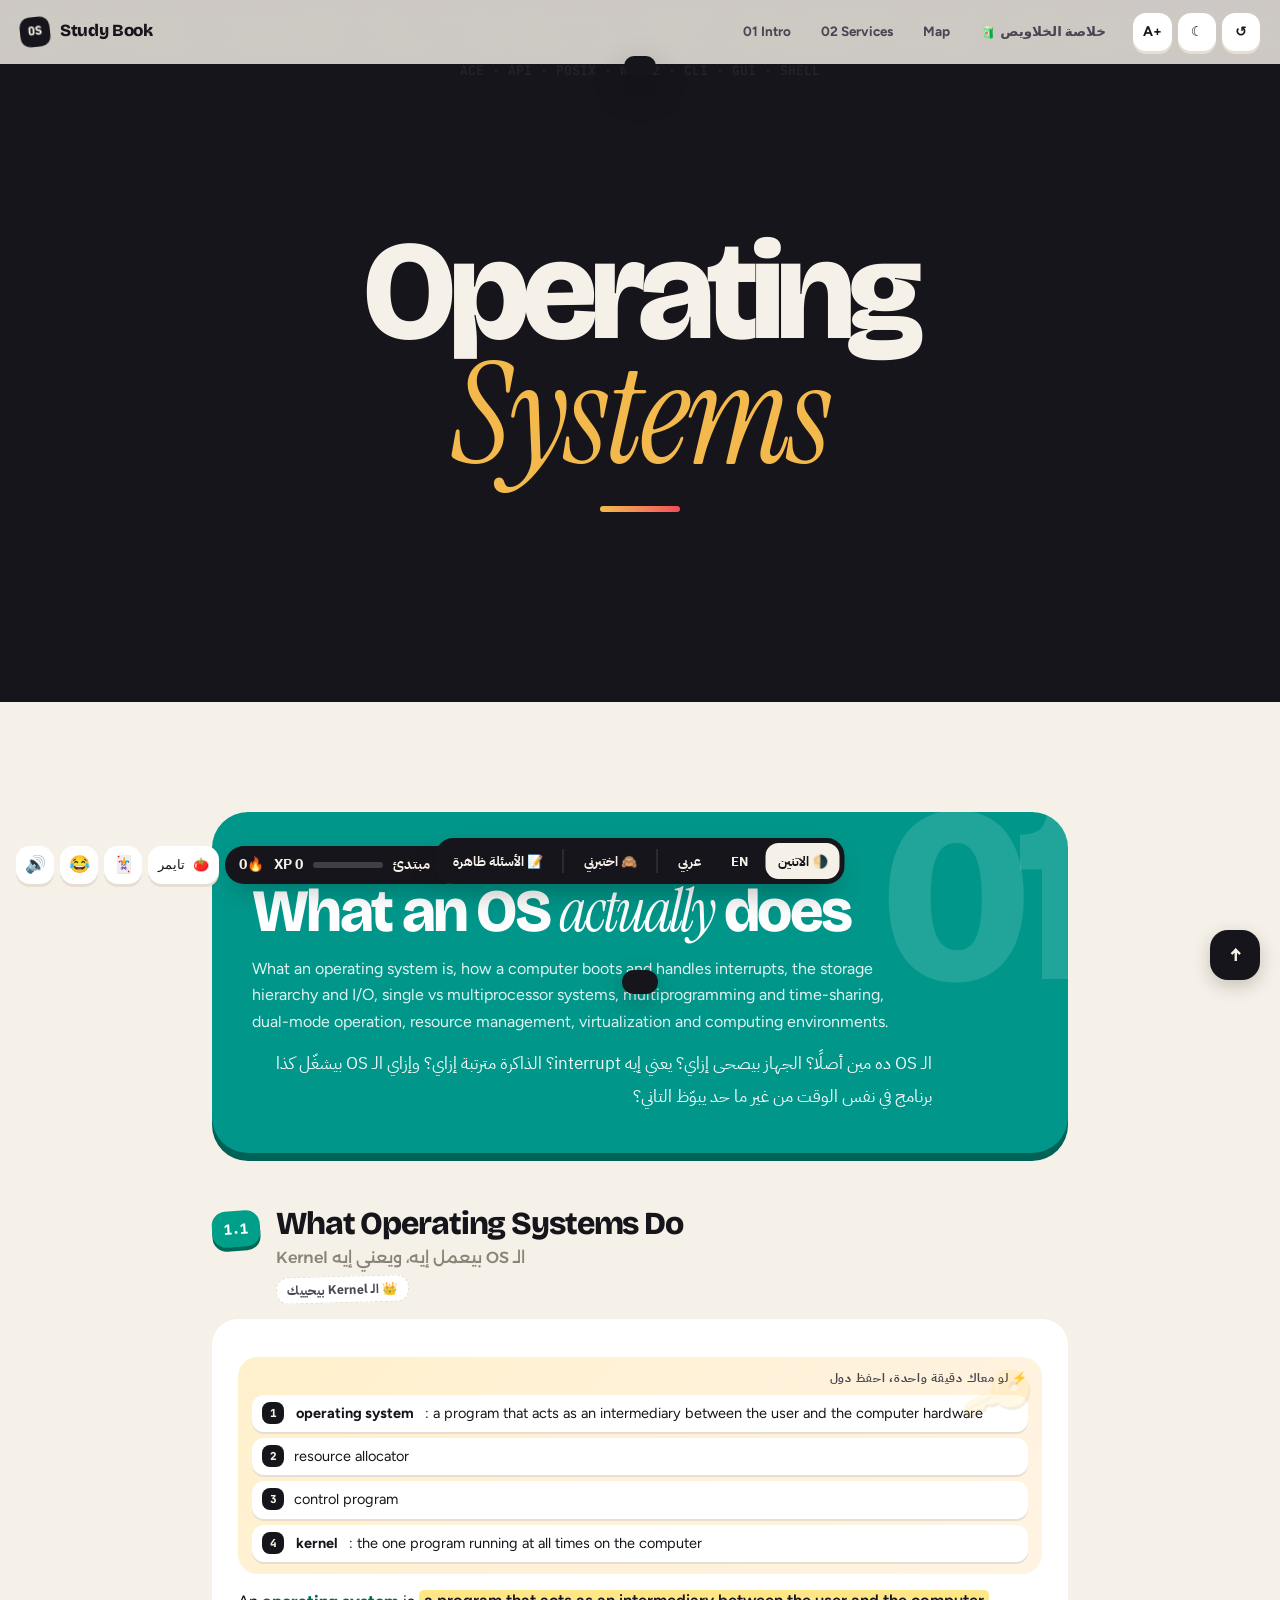
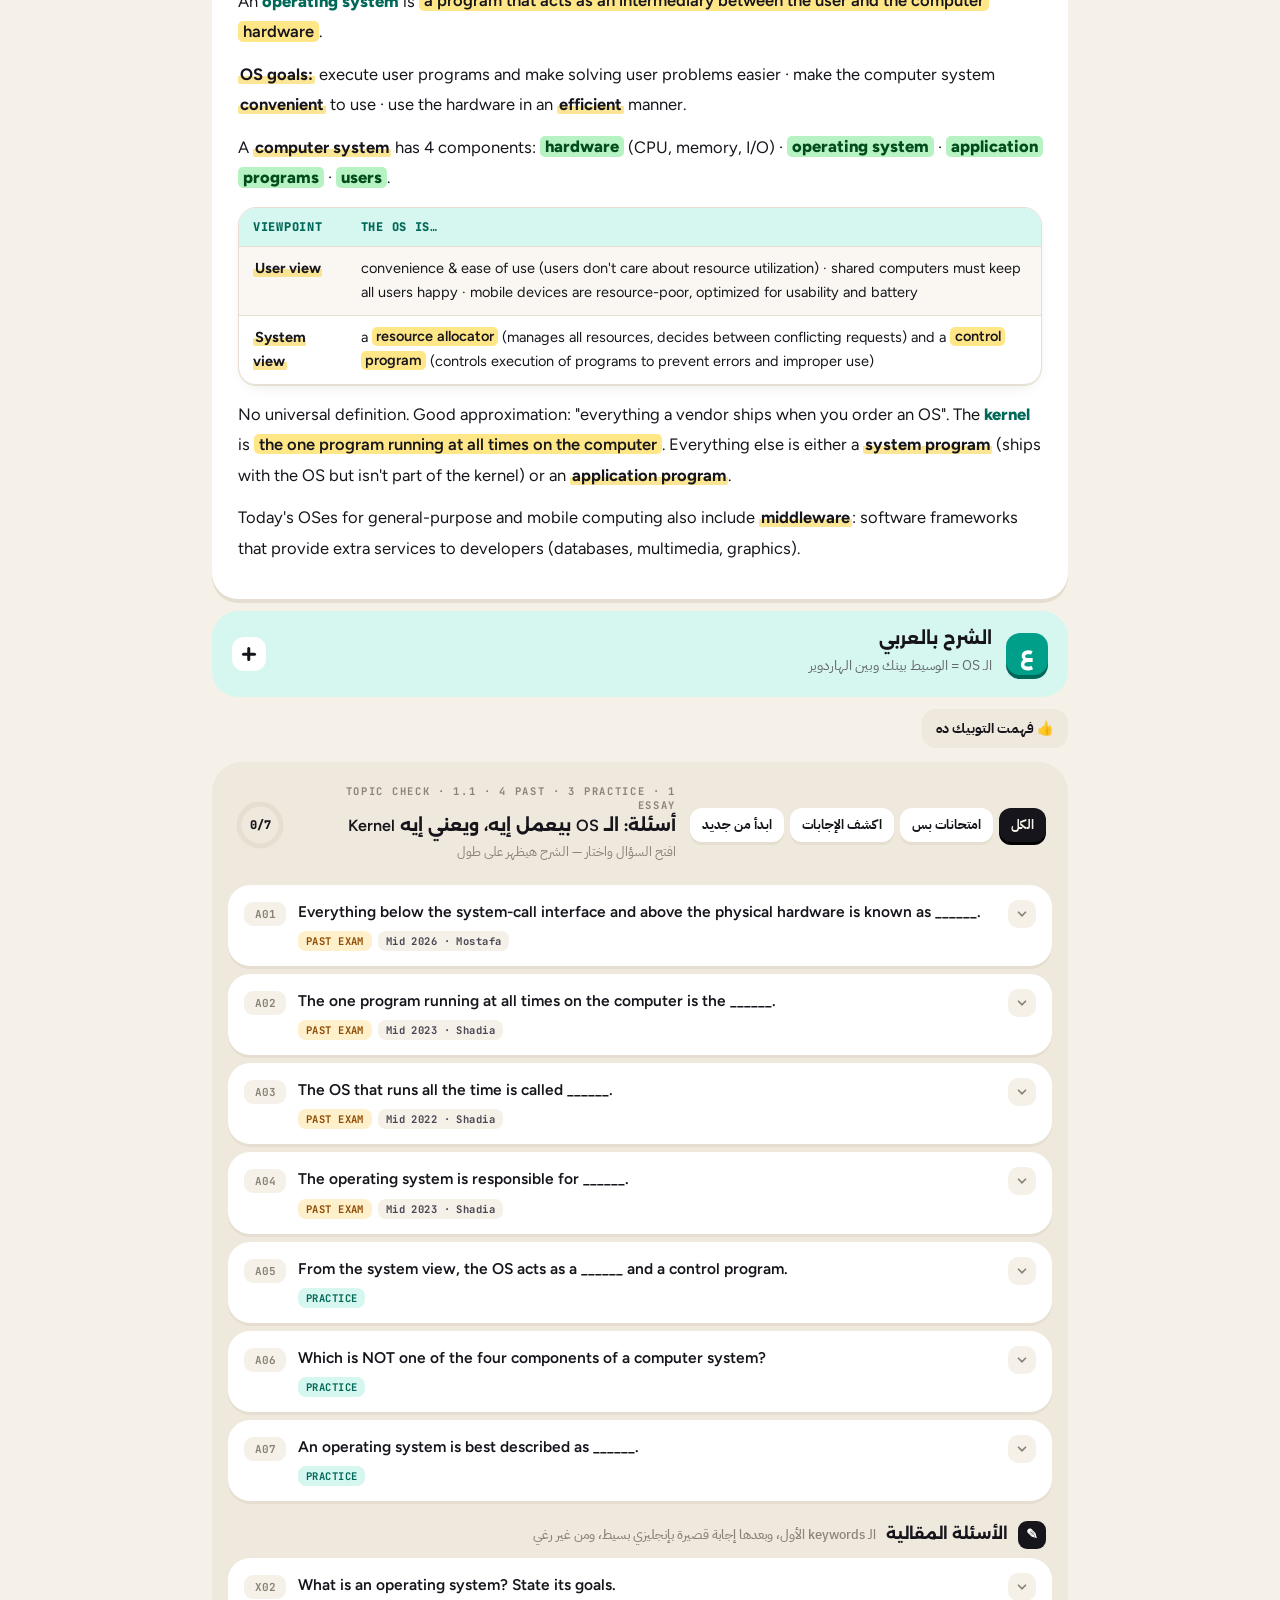
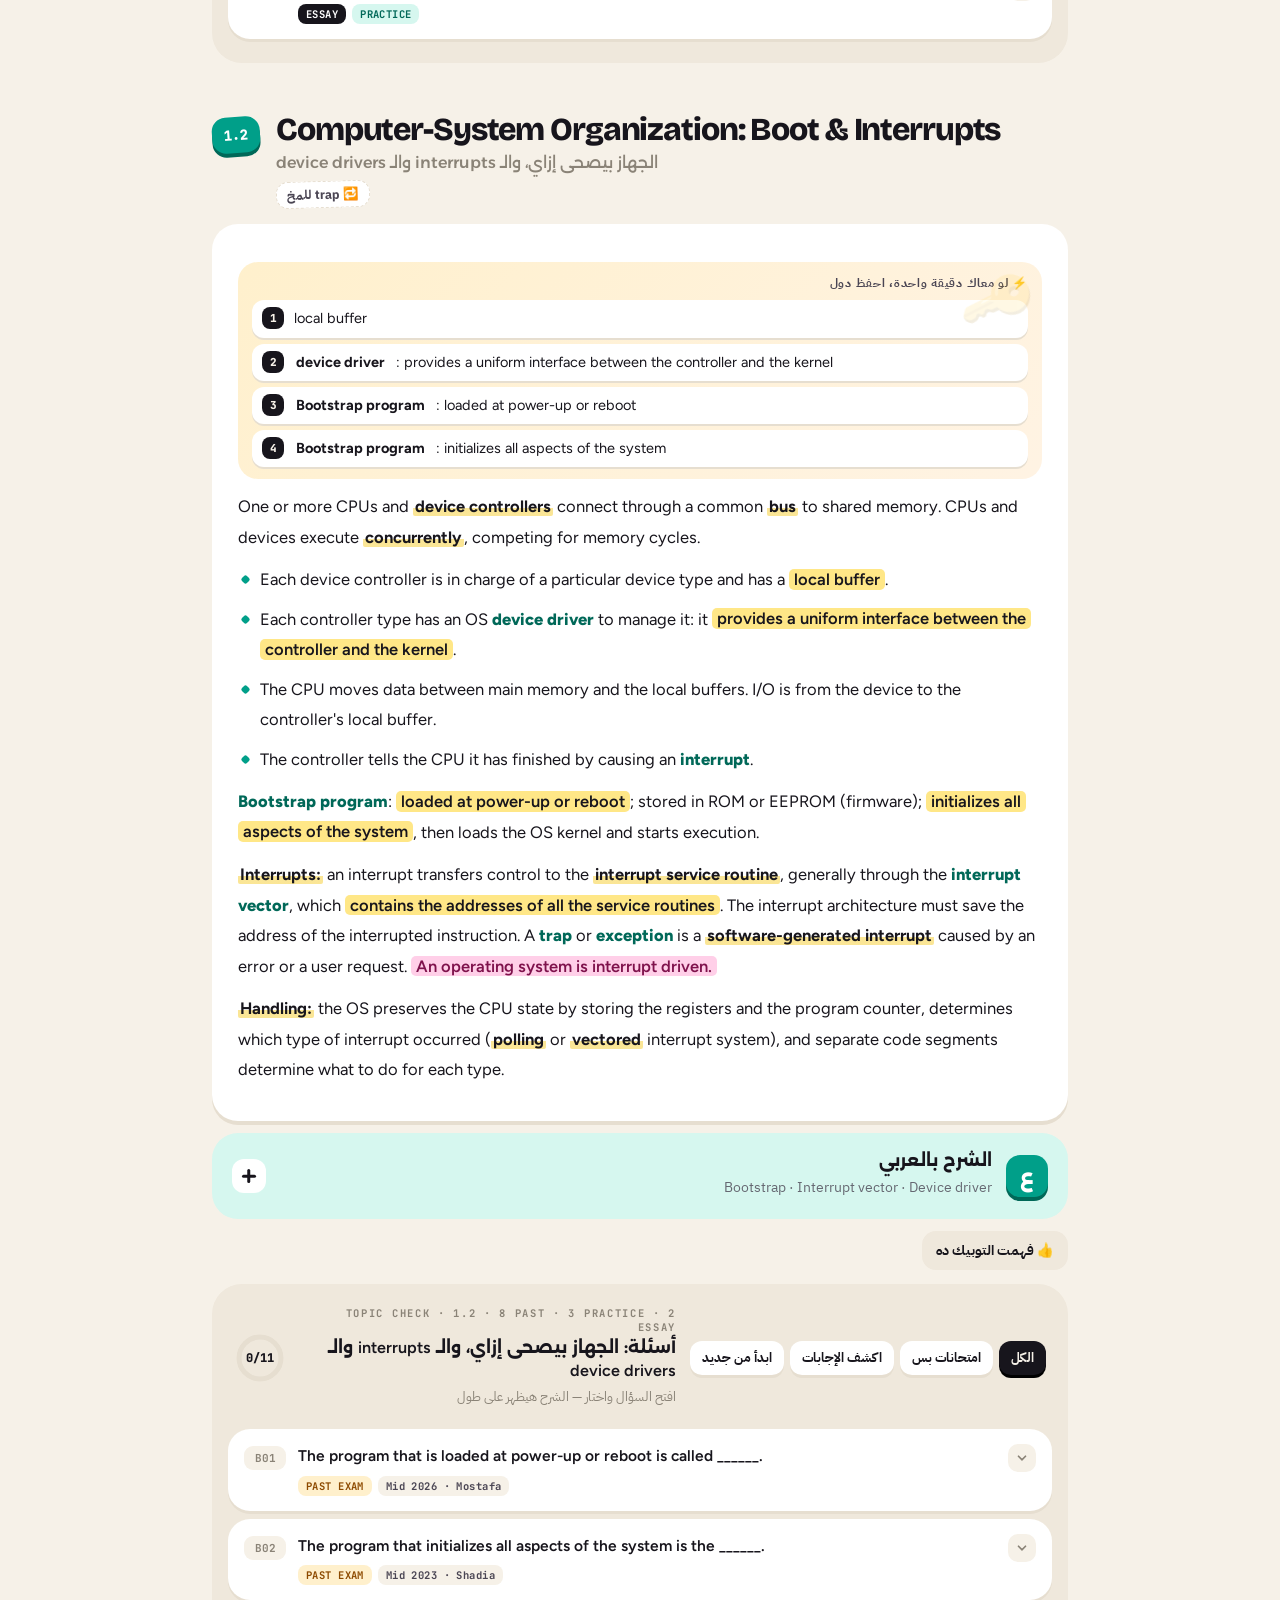
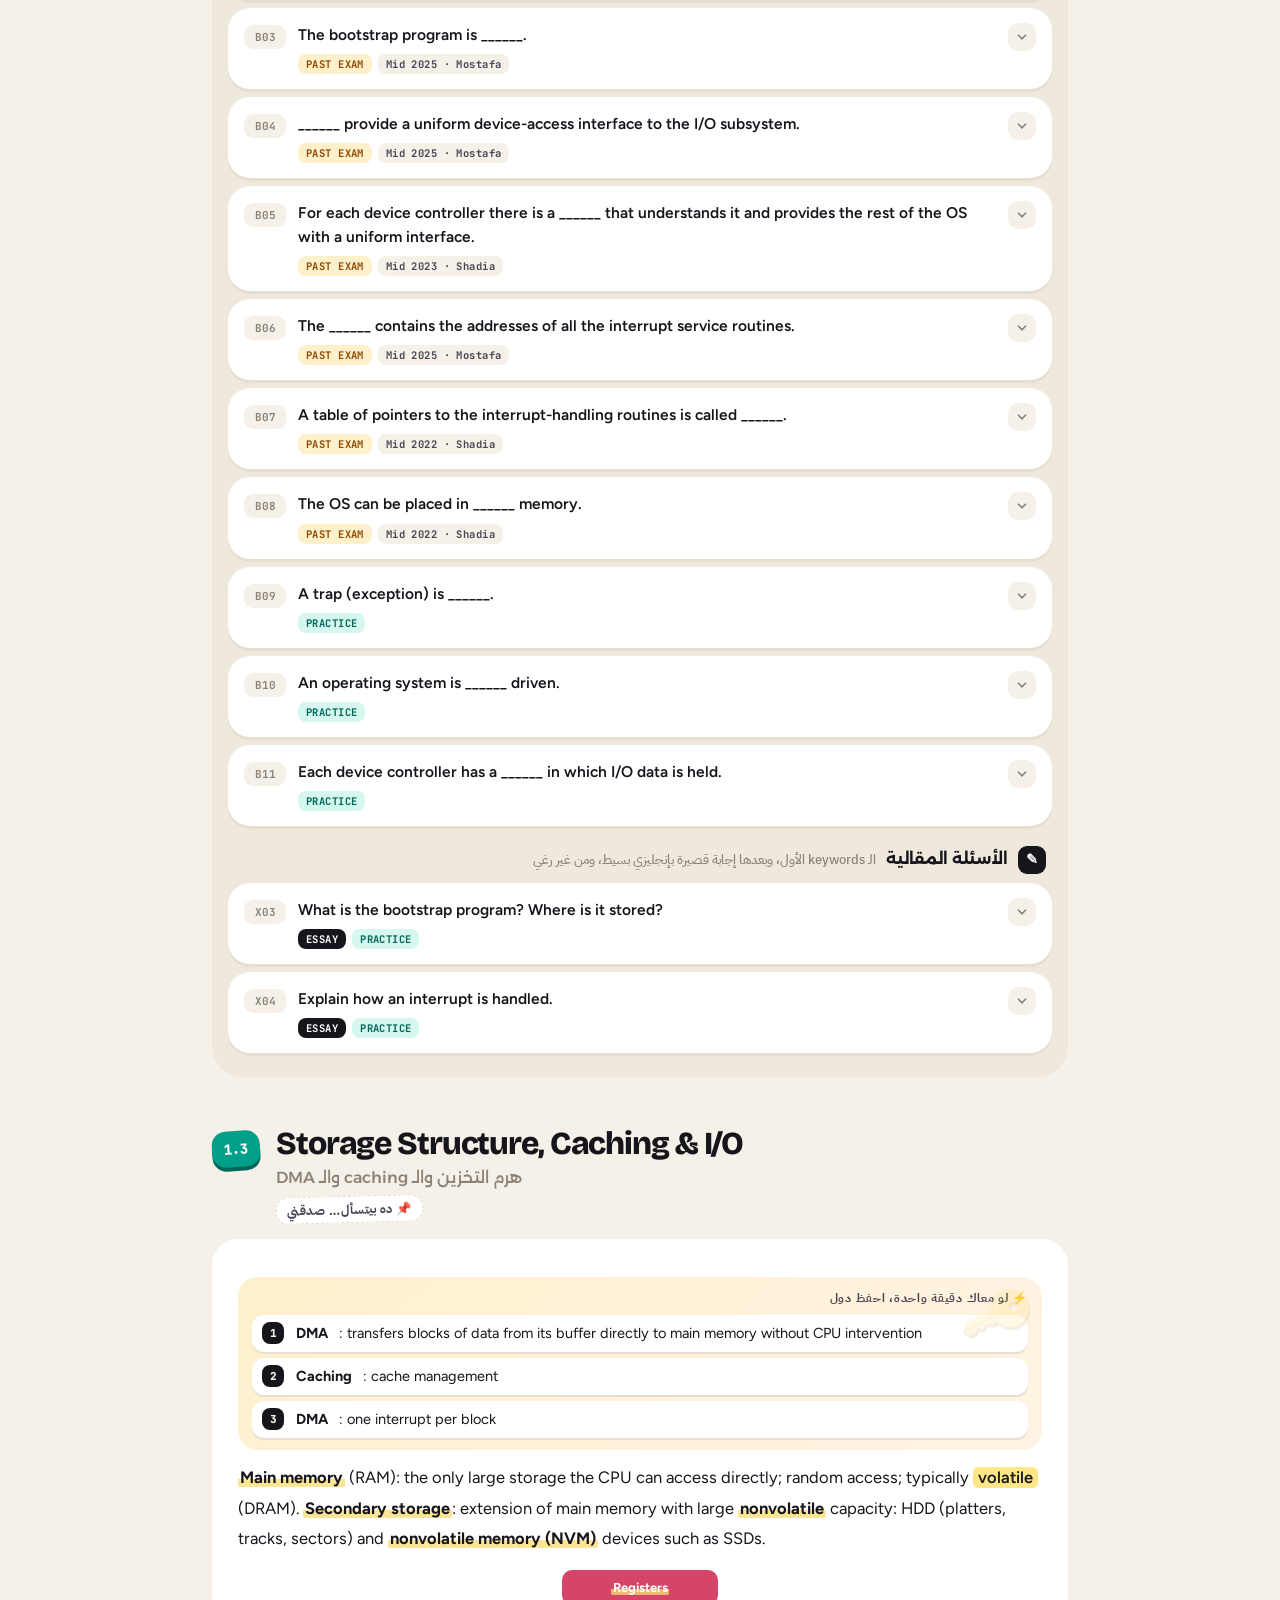
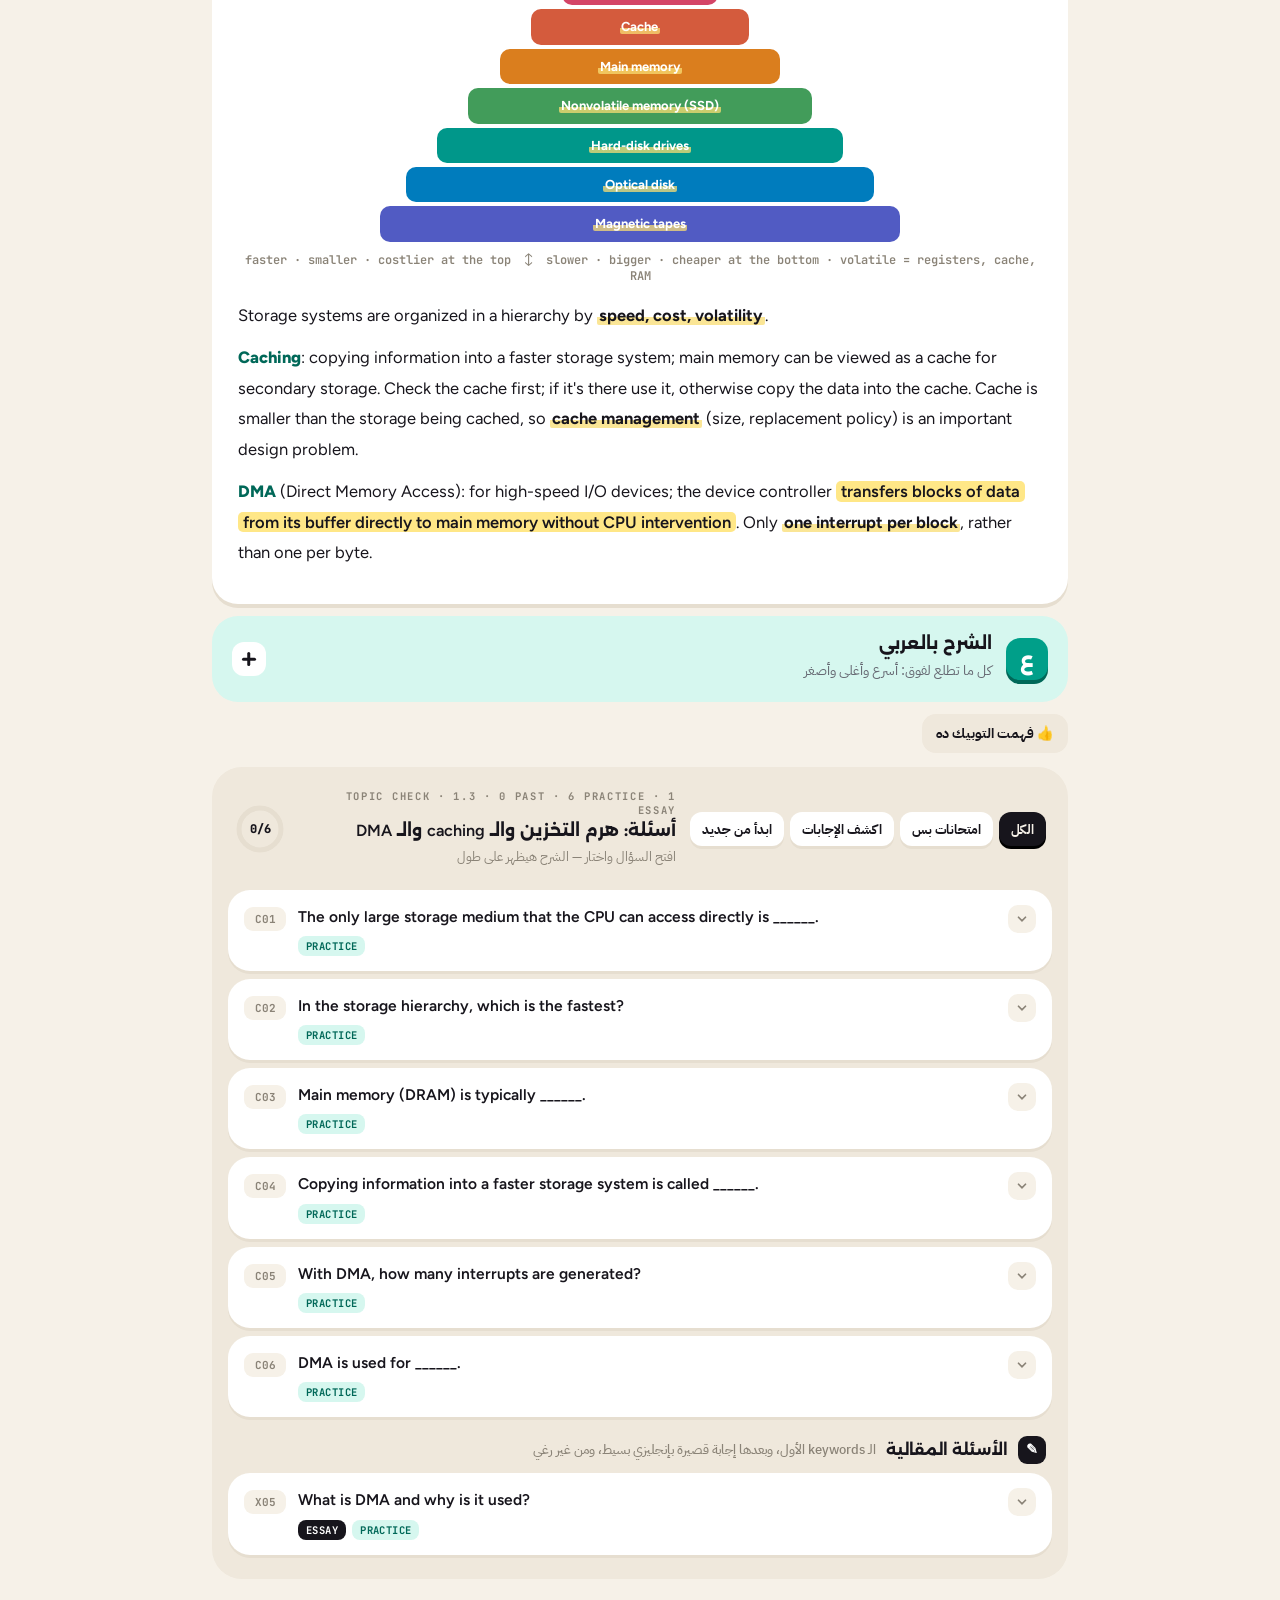
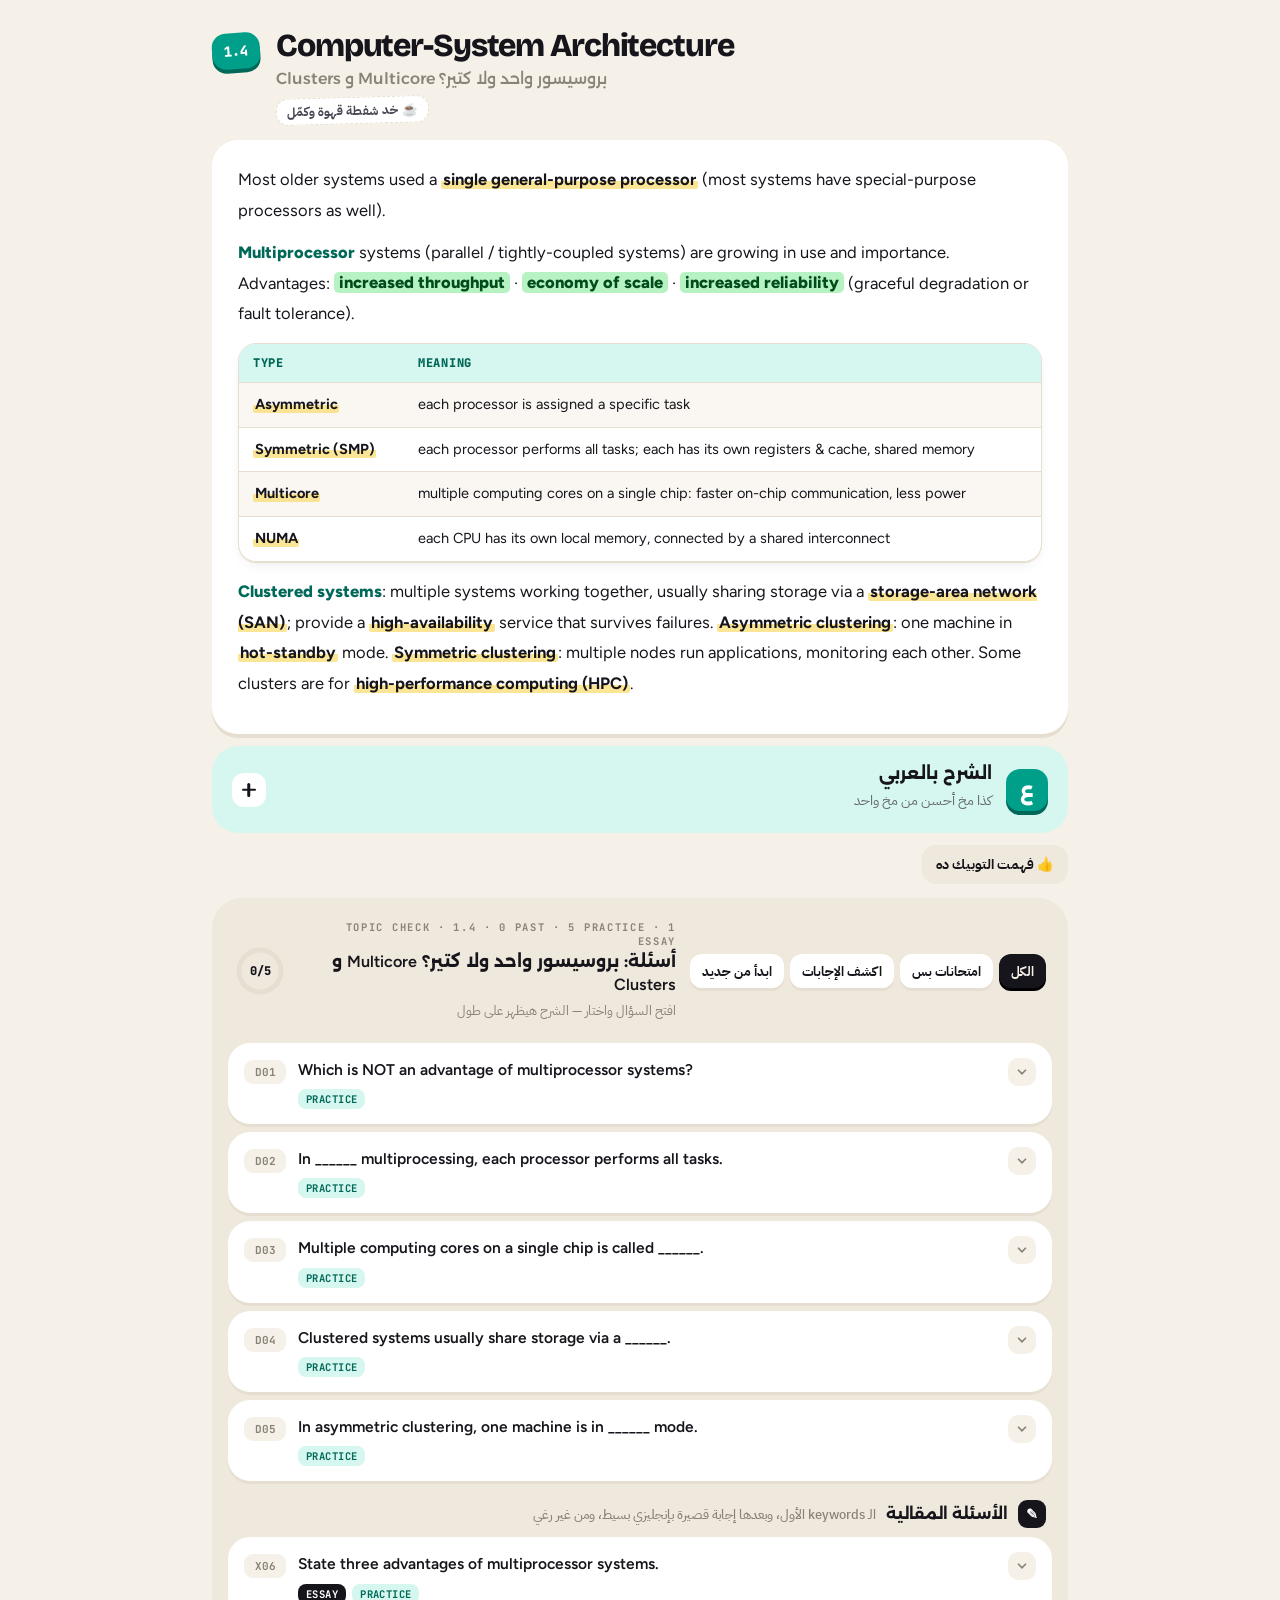
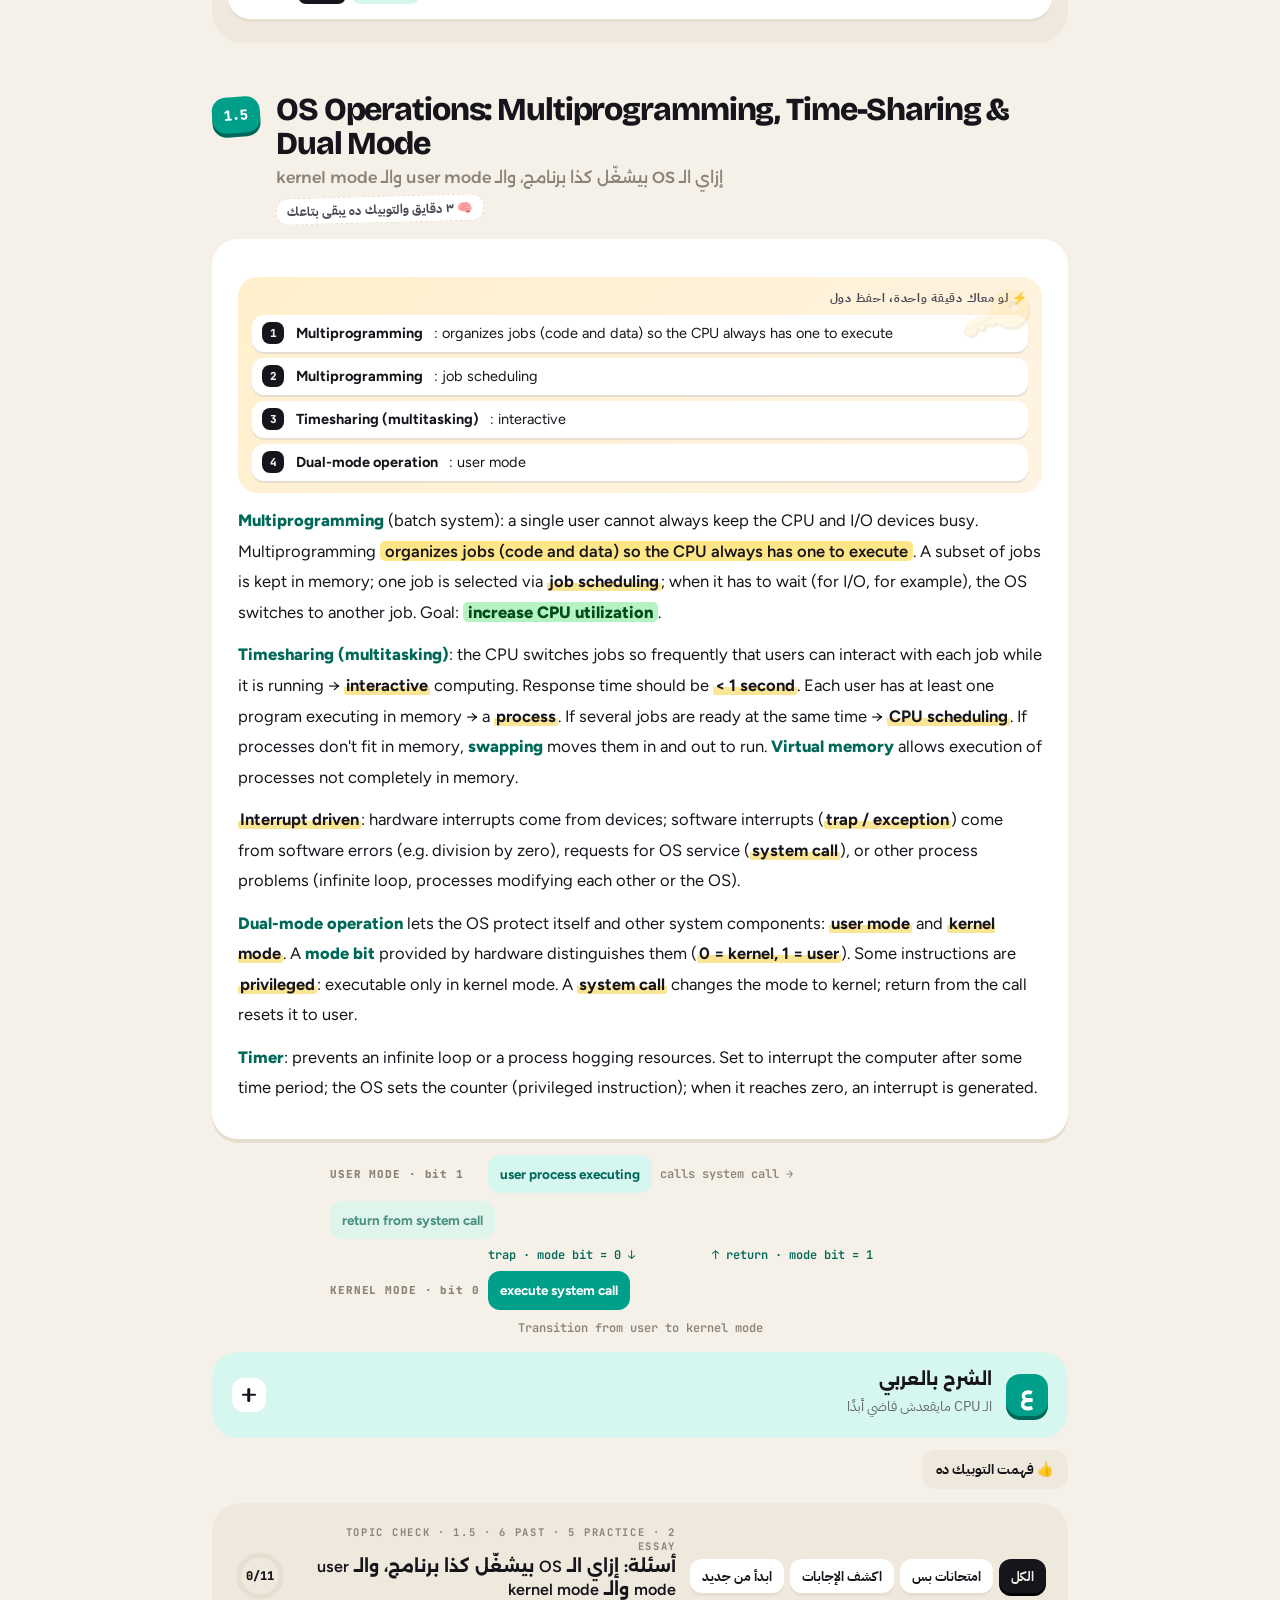
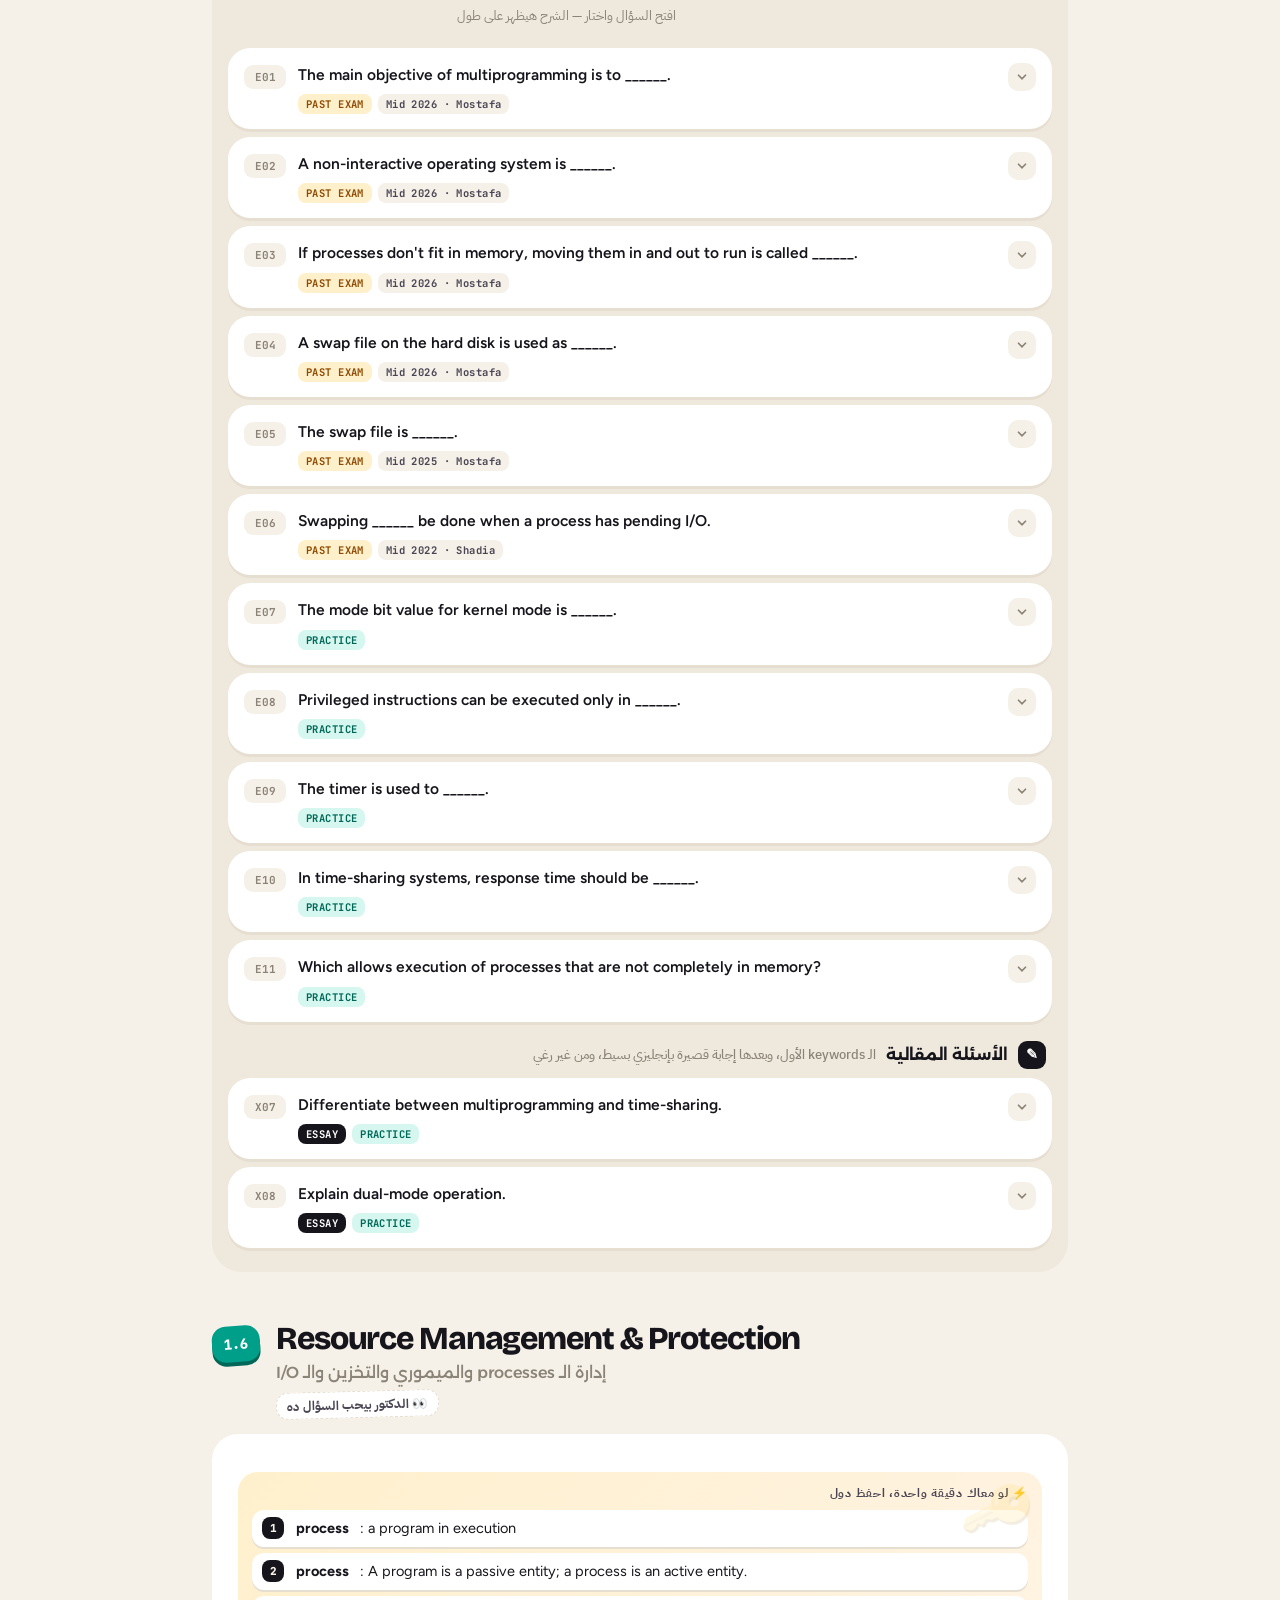
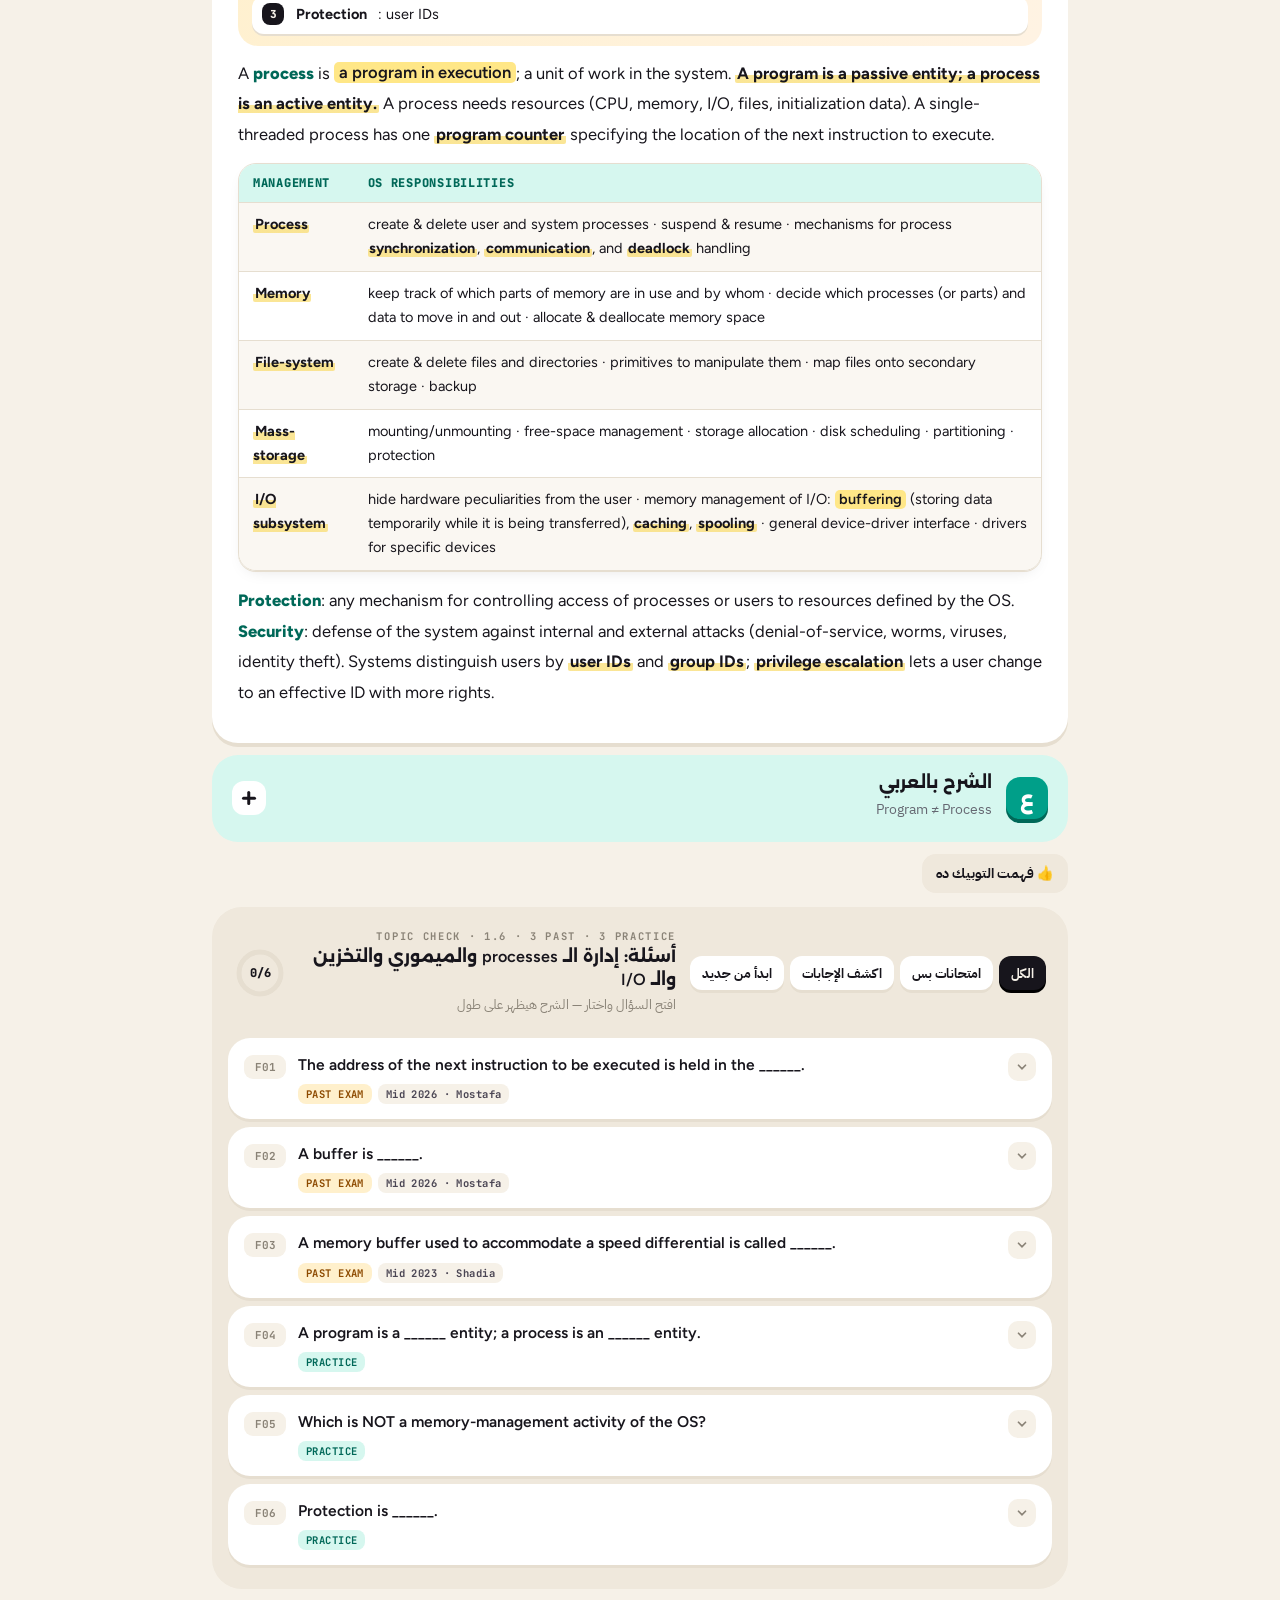
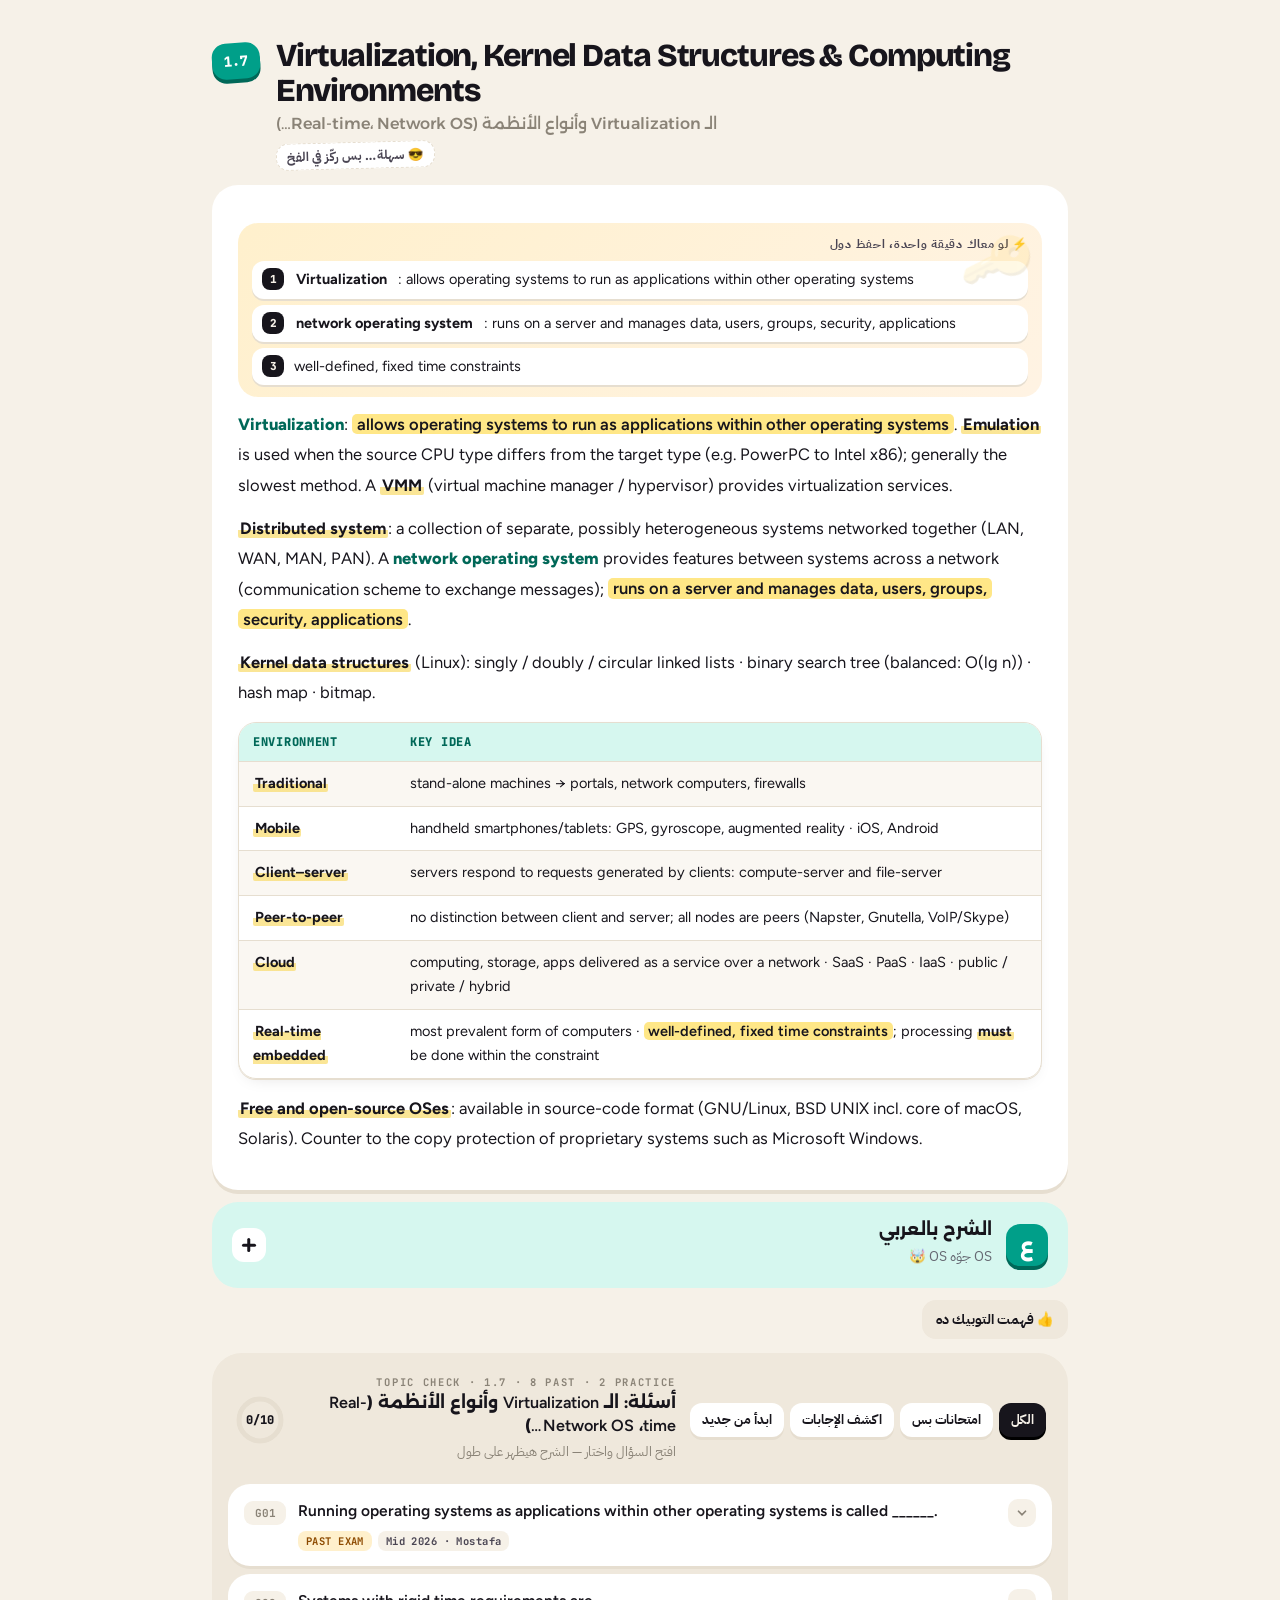
<file: public/books/operating-systems.html>
<!DOCTYPE html>
<html lang="en">
<head>
<meta charset="UTF-8">
<meta name="viewport" content="width=device-width, initial-scale=1">
<title>Operating Systems — Midterm Study Book (Ch.1 + Ch.2a)</title>
<link rel="preconnect" href="https://fonts.googleapis.com"><link rel="preconnect" href="https://fonts.gstatic.com" crossorigin>
<link href="https://fonts.googleapis.com/css2?family=Alexandria:wght@500;600;700&family=Bricolage+Grotesque:opsz,wght@12..96,700;12..96,800&family=Figtree:wght@400;500;600;700;800&family=IBM+Plex+Sans+Arabic:wght@400;500;600;700&family=Instrument+Serif:ital@0;1&family=JetBrains+Mono:wght@500;700;800&display=swap" rel="stylesheet">
<style>
:root{
  --paper:#F6F1E8; --paper2:#EFE8DC; --card:#FFFFFF; --ink:#17151C; --ink2:#4A4553; --mute:#8A8377; --line:#E6DED0;
  --en:'Figtree',system-ui,sans-serif; --disp:'Bricolage Grotesque','Figtree',sans-serif; --serif:'Instrument Serif',Georgia,serif;
  --ar:'IBM Plex Sans Arabic','Segoe UI',sans-serif; --ard:'Alexandria','IBM Plex Sans Arabic',sans-serif; --mono:'JetBrains Mono',ui-monospace,monospace;
  --c:oklch(0.62 0.13 180); --c-soft:oklch(0.95 0.035 180); --c-deep:oklch(0.45 0.11 180);
  --ok:oklch(0.62 0.15 150); --ok-soft:oklch(0.95 0.05 150); --bad:oklch(0.6 0.19 25); --bad-soft:oklch(0.95 0.04 25);
  --gold:oklch(0.8 0.14 80); --gold-soft:oklch(0.96 0.05 85);
  --spring:cubic-bezier(.34,1.56,.64,1); --soft:cubic-bezier(.2,1,.3,1);
  --r:26px; --fs:1;
}
[data-c="teal"]{--c:oklch(0.6 0.12 185);--c-soft:oklch(0.955 0.03 185);--c-deep:oklch(0.43 0.1 185)}
[data-c="indigo"]{--c:oklch(0.55 0.17 275);--c-soft:oklch(0.955 0.03 275);--c-deep:oklch(0.42 0.16 275)}
[data-c="amber"]{--c:oklch(0.68 0.15 60);--c-soft:oklch(0.96 0.04 70);--c-deep:oklch(0.5 0.13 55)}
[data-c="rose"]{--c:oklch(0.6 0.18 10);--c-soft:oklch(0.955 0.03 10);--c-deep:oklch(0.46 0.16 10)}
body.dark{--paper:#15141A;--paper2:#1D1C24;--card:#211F29;--ink:#F1ECE4;--ink2:#BDB6C8;--mute:#8D8799;--line:#2F2C39;
  --ok-soft:oklch(0.3 0.06 150);--bad-soft:oklch(0.3 0.07 25);--gold-soft:oklch(0.32 0.06 85)}
body.dark [data-c]{--c-soft:color-mix(in oklch, var(--c) 16%, #211F29)}
*{box-sizing:border-box}
html{scroll-behavior:smooth;scroll-padding-top:90px}
body{margin:0;background:var(--paper);color:var(--ink);font-family:var(--en);font-size:calc(16.5px*var(--fs));line-height:1.65;-webkit-font-smoothing:antialiased;transition:background .4s,color .4s}
body.big{--fs:1.12}
::selection{background:var(--gold);color:#17151C}
b,strong{font-weight:700}
a{color:inherit}
[dir=rtl]{font-family:var(--ar);line-height:1.95}
code,.ltr,.lt{font-family:var(--mono);font-size:.86em;direction:ltr;unicode-bidi:isolate;background:color-mix(in oklch,var(--c) 10%,transparent);color:var(--c-deep);padding:.08em .38em;border-radius:7px;white-space:nowrap}
body.dark code,body.dark .ltr,body.dark .lt{color:color-mix(in oklch,var(--c) 70%,white)}
.lt{font-family:var(--en);font-size:.95em;background:none;padding:0;color:inherit;white-space:normal;font-weight:600}
.lt.num{font-weight:inherit}
.formula code,.formula .ltr,pre code{background:none;padding:0;color:inherit}

/* top bar */
#bar{position:fixed;top:0;left:0;right:0;z-index:50;height:64px;display:flex;align-items:center;gap:14px;padding:0 20px;
  background:color-mix(in oklch,var(--paper) 82%,transparent);backdrop-filter:blur(16px) saturate(1.4);border-bottom:1px solid transparent;transition:border-color .3s}
#bar.scrolled{border-color:var(--line)}
#prog{position:absolute;left:0;bottom:-1px;height:3px;background:linear-gradient(90deg,oklch(0.6 0.12 185),oklch(0.55 0.17 275),oklch(0.68 0.15 60),oklch(0.6 0.18 10));width:0;border-radius:0 3px 3px 0}
.brand{display:flex;align-items:center;gap:10px;font-family:var(--disp);font-weight:800;font-size:17px;letter-spacing:-.02em;text-decoration:none;white-space:nowrap}
.brand i{width:30px;height:30px;border-radius:10px;background:var(--ink);color:var(--paper);display:grid;place-items:center;font-style:normal;font-family:var(--mono);font-size:12px;transform:rotate(-6deg);transition:transform .4s var(--spring)}
.brand:hover i{transform:rotate(6deg) scale(1.08)}
.nav{display:flex;gap:4px;margin-left:auto;overflow-x:auto;scrollbar-width:none}
.nav::-webkit-scrollbar{display:none}
.nav a{text-decoration:none;font-weight:700;font-size:13.5px;padding:8px 13px;border-radius:14px;white-space:nowrap;color:var(--ink2);transition:background .2s,color .2s}
.nav a:hover{background:var(--paper2);color:var(--ink)}
.nav a.on{background:var(--ink);color:var(--paper)}
.tools{display:flex;gap:6px}
.tbtn{border:0;height:38px;min-width:38px;padding:0 10px;border-radius:13px;background:var(--card);color:var(--ink);font:700 14px var(--en);cursor:pointer;box-shadow:0 3px 0 var(--line);transition:transform .2s var(--spring)}
.tbtn:active{transform:translateY(2px);box-shadow:none}

/* cover */
.cover{position:relative;min-height:100vh;padding:120px 24px 70px;display:flex;flex-direction:column;justify-content:flex-end;overflow:hidden;background:var(--ink);color:#F6F1E8}
.cover-bits{position:absolute;inset:-20px;font:500 13px/2 var(--mono);color:rgba(246,241,232,.07);white-space:pre-wrap;word-break:break-all;pointer-events:none;mask-image:linear-gradient(180deg,#000 20%,transparent 85%)}
.cover-in{position:relative;max-width:1080px;margin:0 auto;width:100%}
.pill{display:inline-flex;align-items:center;gap:8px;font:600 11.5px var(--mono);letter-spacing:.14em;padding:8px 14px;border-radius:30px;border:1px solid rgba(246,241,232,.22);color:rgba(246,241,232,.75)}
.pill:before{content:"";width:7px;height:7px;border-radius:50%;background:oklch(0.8 0.14 80);animation:blink 1.6s infinite}
@keyframes blink{50%{opacity:.25}}
.cover h1{font-family:var(--disp);font-weight:800;font-size:clamp(52px,9.5vw,132px);line-height:.88;letter-spacing:-.055em;margin:26px 0 0}
.cover h1 em{font-family:var(--serif);font-weight:400;font-style:italic;letter-spacing:-.02em;color:oklch(0.82 0.14 80)}
.cover h1 span{display:inline-block;animation:rise .9s var(--spring) both}
.cover-sub{display:grid;grid-template-columns:1fr 1fr;gap:28px;margin-top:36px;max-width:980px}
.cover-sub p{margin:0;font-size:17px;color:rgba(246,241,232,.72)}
.cover-sub p[dir=rtl]{font-size:17.5px}
.cover-stats{display:flex;flex-wrap:wrap;gap:10px;margin-top:34px}
.cstat{padding:14px 18px;border-radius:20px;background:rgba(246,241,232,.06);border:1px solid rgba(246,241,232,.1);min-width:120px}
.cstat b{display:block;font-family:var(--disp);font-size:30px;line-height:1;letter-spacing:-.03em}
.cstat span{font-size:12.5px;color:rgba(246,241,232,.6);font-weight:600}
.chaps{display:grid;grid-template-columns:repeat(4,1fr);gap:12px;margin-top:40px}
.chap{position:relative;text-decoration:none;padding:18px;border-radius:24px;background:var(--c);color:#fff;min-height:150px;display:flex;flex-direction:column;justify-content:space-between;overflow:hidden;transition:transform .45s var(--spring),box-shadow .3s;box-shadow:0 6px 0 var(--c-deep)}
.chap:nth-child(odd){transform:rotate(-1.2deg)}.chap:nth-child(even){transform:rotate(1deg)}
.chap:hover{transform:translateY(-6px) rotate(0);box-shadow:0 12px 0 var(--c-deep)}
.chap b{font-family:var(--disp);font-size:46px;line-height:.9;letter-spacing:-.04em;opacity:.95}
.chap span{font-weight:700;font-size:15px;line-height:1.25}
.chap small{display:block;font-size:12px;opacity:.75;font-weight:600;margin-top:3px}
.chap .ring{position:absolute;right:14px;top:14px}
.scroll-hint{margin-top:40px;font:600 12px var(--mono);letter-spacing:.2em;color:rgba(246,241,232,.45);display:flex;align-items:center;gap:10px}
.scroll-hint i{width:1px;height:34px;background:rgba(246,241,232,.35);position:relative;overflow:hidden}
.scroll-hint i:after{content:"";position:absolute;left:0;top:-12px;width:1px;height:12px;background:#fff;animation:drip 1.8s infinite}
@keyframes drip{to{top:34px}}

/* layout */
.wrap{max-width:900px;margin:0 auto;padding:0 22px}
.toc{position:fixed;left:18px;top:96px;bottom:24px;width:210px;overflow:auto;scrollbar-width:none;z-index:5;opacity:0;pointer-events:none;transition:opacity .4s}
.toc.show{opacity:1;pointer-events:auto}
.toc::-webkit-scrollbar{display:none}
.toc h6{margin:18px 0 6px;font:700 10.5px var(--mono);letter-spacing:.16em;color:var(--mute)}
.toc a{display:flex;align-items:center;gap:8px;text-decoration:none;font-size:12.5px;font-weight:600;color:var(--ink2);padding:5px 8px;border-radius:10px;line-height:1.25;transition:background .2s,color .2s}
.toc a:hover{background:var(--paper2)}
.toc a.on{background:var(--card);color:var(--ink);box-shadow:0 2px 0 var(--line)}
.toc a em{font-style:normal;font:600 10.5px var(--mono);color:var(--mute);width:24px;flex-shrink:0}
.toc a i{margin-left:auto;width:8px;height:8px;border-radius:50%;background:var(--line);flex-shrink:0;transition:background .3s}
.toc a i.half{background:var(--gold)}.toc a i.full{background:var(--ok)}
@media (max-width:1320px){.toc{display:none}}

section.block{padding:70px 0 10px}
.eyebrow{font:700 11.5px var(--mono);letter-spacing:.16em;color:var(--mute);text-transform:uppercase}
h2.big{font-family:var(--disp);font-weight:800;font-size:clamp(34px,5vw,52px);letter-spacing:-.045em;line-height:1;margin:8px 0 18px}
h2.big em{font-family:var(--serif);font-weight:400;font-style:italic;color:var(--c,oklch(0.6 0.18 10))}
.lead{font-size:17.5px;color:var(--ink2);max-width:720px}

/* intel */
.intel{display:grid;grid-template-columns:1fr 1fr;gap:14px;margin-top:22px}
.icard{background:var(--card);border-radius:var(--r);padding:22px 22px 18px;box-shadow:0 4px 0 var(--line)}
.icard h4{margin:0 0 10px;font:800 13px var(--mono);letter-spacing:.08em;display:flex;align-items:center;gap:8px}
.icard h4 i{width:26px;height:26px;border-radius:9px;display:grid;place-items:center;font-style:normal;background:var(--gold-soft);font-size:14px}
.icard ul{margin:0;padding-inline-start:18px}
.icard li{margin:6px 0}
.icard[dir=rtl] h4{font-family:var(--ard);letter-spacing:0;font-size:15px}
.heat{background:var(--card);border-radius:var(--r);padding:8px;margin-top:14px;box-shadow:0 4px 0 var(--line)}
.heat-row{display:grid;grid-template-columns:34px 1fr auto 54px;gap:12px;align-items:center;padding:12px 14px;border-radius:18px;transition:background .2s}
.heat-row:hover{background:var(--paper)}
.heat-row .n{font-family:var(--serif);font-style:italic;font-size:24px;color:var(--mute)}
.heat-row .t{font-weight:700;font-size:15px}
.heat-row .s{font:600 11.5px var(--mono);color:var(--mute);text-align:right}
.heat-row .x{justify-self:end;font:800 13px var(--mono);padding:5px 10px;border-radius:10px;background:var(--gold-soft);color:oklch(0.48 0.12 60)}
.heat-row .x.h3{background:var(--bad-soft);color:var(--bad)}
.howto{display:grid;grid-template-columns:repeat(4,1fr);gap:10px;margin-top:14px}
.howto div{background:var(--card);border-radius:22px;padding:16px;box-shadow:0 4px 0 var(--line);font-size:14px}
.howto b{display:block;font-family:var(--disp);font-size:26px;letter-spacing:-.03em;color:var(--mute)}

/* part banner */
.part{position:relative;margin:110px 0 30px;padding:46px 40px 40px;border-radius:36px;background:var(--c);color:#fff;overflow:hidden;box-shadow:0 8px 0 var(--c-deep)}
.part-num{position:absolute;right:-10px;top:-40px;font-family:var(--disp);font-weight:800;font-size:250px;line-height:1;letter-spacing:-.06em;color:rgba(255,255,255,.13)}
.part-k{font:700 11.5px var(--mono);letter-spacing:.2em;opacity:.8}
.part h2{position:relative;font-family:var(--disp);font-weight:800;font-size:clamp(36px,5.5vw,60px);letter-spacing:-.045em;line-height:.95;margin:10px 0 16px}
.part h2 em{font-family:var(--serif);font-weight:400;font-style:italic}
.part-en{position:relative;max-width:640px;margin:0;opacity:.88;font-size:16px}
.part-ar{position:relative;max-width:680px;margin:12px 0 0;opacity:.95;font-size:17px}

/* topic */
.topic{margin:26px 0 0;padding-top:24px}
.t-head{display:flex;gap:16px;align-items:flex-start;margin-bottom:16px}
.t-num{flex-shrink:0;font:800 14px var(--mono);background:var(--c);color:#fff;padding:9px 12px;border-radius:14px;box-shadow:0 4px 0 var(--c-deep);margin-top:4px;transform:rotate(-4deg)}
.t-head h3{margin:0;font-family:var(--disp);font-weight:800;font-size:clamp(25px,3.4vw,32px);letter-spacing:-.035em;line-height:1.08}
.t-ar{margin:4px 0 0;font-family:var(--ard);font-weight:500;color:var(--mute);font-size:16px;line-height:1.5;text-align:left}
.en-sum{background:var(--card);border-radius:var(--r);padding:24px 26px;box-shadow:0 4px 0 var(--line)}
.en-sum>p:first-child{margin-top:0}
.en-sum p{margin:12px 0}
.kw{font-weight:800;color:var(--c-deep)}
body.dark .kw{color:color-mix(in oklch,var(--c) 75%,white)}
.hl{background:linear-gradient(transparent 58%,color-mix(in oklch,var(--gold) 55%,transparent) 58%);font-weight:600}
.en-list{margin:10px 0;padding:0;list-style:none}
.en-list li{position:relative;padding-left:22px;margin:9px 0}
.en-list li:before{content:"";position:absolute;left:4px;top:.72em;width:7px;height:7px;border-radius:2px;background:var(--c);transform:rotate(45deg)}
.en-steps{margin:10px 0;padding:0;list-style:none;counter-reset:s}
.en-steps li{counter-increment:s;position:relative;padding-left:40px;margin:10px 0}
.en-steps li:before{content:counter(s);position:absolute;left:0;top:1px;width:26px;height:26px;border-radius:9px;background:var(--c-soft);color:var(--c-deep);font:800 13px var(--mono);display:grid;place-items:center}
.formula{direction:ltr;text-align:left;font:500 14.5px/1.6 var(--mono);background:var(--paper);border:1.5px dashed var(--line);border-radius:16px;padding:11px 16px;margin:10px 0;overflow-x:auto;color:var(--ink)}
[dir=rtl] .formula{text-align:left}
.tbl{overflow-x:auto;margin:14px 0;border-radius:18px;border:1.5px solid var(--line)}
table.tb{width:100%;border-collapse:collapse;font-size:14.5px}
.tb th{background:var(--c-soft);color:var(--c-deep);font:800 12px var(--mono);letter-spacing:.06em;text-transform:uppercase;text-align:left;padding:11px 14px}
body.dark .tb th{color:color-mix(in oklch,var(--c) 70%,white)}
.tb td{padding:10px 14px;border-top:1px solid var(--line);vertical-align:top}
.tb tr:hover td{background:color-mix(in oklch,var(--c) 4%,transparent)}
.tb-center td,.tb-center th{text-align:center}
pre.code{direction:ltr;text-align:left;font:500 13.5px/1.75 var(--mono);background:#17151C;color:#E9E4DA;border-radius:20px;padding:18px 20px;margin:14px 0;overflow-x:auto}
.c-d{color:oklch(0.8 0.13 80)}.c-i{color:oklch(0.78 0.12 200)}.c-c{color:#7F7A88;font-style:italic}

/* figures */
.fig{margin:16px 0;text-align:center}
figcaption{font:600 12px var(--mono);color:var(--mute);margin-top:10px}
.cpu-box{border:2px solid var(--c);border-radius:22px;padding:14px;background:var(--c-soft)}
.cpu-label{font:800 12px var(--mono);color:var(--c-deep);letter-spacing:.2em;margin-bottom:10px}
.cpu-row{display:grid;grid-template-columns:repeat(4,1fr);gap:8px}
.cpu-cell{border-radius:14px;padding:12px 6px;color:#fff;display:flex;flex-direction:column;gap:2px}
.cpu-cell b{font-family:var(--disp);font-size:17px}.cpu-cell span{font-size:11.5px;opacity:.85}
.cpu-cell.c1{background:oklch(0.55 0.17 275)}.cpu-cell.c2{background:oklch(0.6 0.12 185)}.cpu-cell.c3{background:oklch(0.68 0.15 60)}.cpu-cell.c4{background:oklch(0.6 0.18 10)}
.cpu-bus{margin-top:8px;border-radius:12px;background:#17151C;color:#fff;font:700 12px var(--mono);padding:10px;letter-spacing:.06em}
.cycle{display:flex;align-items:center;justify-content:center;gap:6px;flex-wrap:wrap}
.cy{border-radius:16px;padding:14px 18px;color:#fff;min-width:130px}
.cy b{display:block;font-family:var(--disp);font-size:16px}.cy span{font-size:12px;opacity:.85}
.cy.c1{background:oklch(0.55 0.17 275)}.cy.c2{background:oklch(0.6 0.12 185)}.cy.c3{background:oklch(0.68 0.15 60)}
.cycle i{width:24px;height:2px;background:var(--mute);position:relative}
.cycle i:after{content:"";position:absolute;right:-1px;top:-4px;border:5px solid transparent;border-left:7px solid var(--mute)}
.cycle-back{font:600 12px var(--mono);color:var(--mute);margin-top:8px}
.pipe{display:flex;align-items:center;justify-content:center;gap:6px;flex-wrap:wrap}
.pp{border-radius:14px;padding:11px 14px;color:#fff;min-width:96px}
.pp b{display:block;font-family:var(--disp);font-size:14.5px}.pp span{font:500 11px var(--mono);opacity:.85}
.pp.p1{background:oklch(0.55 0.17 275)}.pp.p2{background:oklch(0.6 0.12 185)}.pp.p3{background:oklch(0.68 0.15 60)}.pp.p4{background:oklch(0.6 0.18 10)}
.pp-stack{display:flex;flex-direction:column;gap:6px}
.pipe>i{font:600 10.5px var(--mono);color:var(--mute);font-style:normal;padding:0 2px}
.pipe>i:after{content:" →"}
.endian{display:inline-block;text-align:left;font-family:var(--mono)}
.en-row{display:flex;align-items:center;gap:6px}
.en-lbl{width:70px;font:600 11px var(--mono);color:var(--mute);text-transform:uppercase}
.byte{width:50px;height:44px;border-radius:12px;display:grid;place-items:center;font-weight:700;color:#fff;font-size:16px}
.byte.b1{background:oklch(0.6 0.18 10)}.byte.b2{background:oklch(0.68 0.15 60)}.byte.b3{background:oklch(0.6 0.12 185)}.byte.b4{background:oklch(0.55 0.17 275)}
.en-h{font-weight:700;color:var(--mute)}
.en-arrow{font:600 11.5px var(--mono);color:var(--mute);margin:10px 0 10px 76px}
.en-addr{display:flex;gap:6px;margin-top:4px}
.en-addr span{width:50px;text-align:center;font-size:11px;color:var(--mute)}
.en-addr span:first-child{width:70px}
.rules{display:grid;grid-template-columns:1fr 1fr;gap:8px;margin:12px 0}
.rule{display:flex;gap:10px;align-items:flex-start;background:var(--bad-soft);border-radius:16px;padding:11px 13px;font-size:14.5px;line-height:1.45}
.rule>b:first-child{flex-shrink:0;width:24px;height:24px;border-radius:8px;background:var(--bad);color:#fff;display:grid;place-items:center;font:800 12px var(--mono)}

/* arabic lesson */
.ar-lesson{margin-top:12px;border-radius:var(--r);background:var(--c-soft);overflow:hidden;transition:box-shadow .3s}
.ar-lesson summary{list-style:none;cursor:pointer;display:flex;align-items:center;gap:14px;padding:16px 20px;user-select:none}
.ar-lesson summary::-webkit-details-marker{display:none}
.ar-ico{width:42px;height:42px;border-radius:14px;background:var(--c);color:#fff;display:grid;place-items:center;font:700 22px var(--ard);flex-shrink:0;box-shadow:0 4px 0 var(--c-deep);transition:transform .4s var(--spring)}
.ar-lesson summary:hover .ar-ico{transform:rotate(-8deg) scale(1.06)}
.ar-t{flex:1}
.ar-t b{display:block;font-family:var(--ard);font-weight:700;font-size:17px;line-height:1.3}
.ar-t small{font-size:13.5px;color:var(--ink2);opacity:.8}
.ar-plus{width:34px;height:34px;border-radius:12px;background:var(--card);position:relative;flex-shrink:0;transition:transform .45s var(--spring)}
.ar-plus:before,.ar-plus:after{content:"";position:absolute;left:50%;top:50%;width:14px;height:2.5px;border-radius:2px;background:var(--ink);transform:translate(-50%,-50%)}
.ar-plus:after{transform:translate(-50%,-50%) rotate(90deg);transition:transform .45s var(--spring)}
.ar-lesson[open] .ar-plus{transform:rotate(180deg)}
.ar-lesson[open] .ar-plus:after{transform:translate(-50%,-50%) rotate(0)}
.ar-body{padding:2px 22px 20px;font-size:16.5px}
.ar-lesson[open] .ar-body{animation:drop .5s var(--soft)}
@keyframes drop{from{opacity:0;transform:translateY(-8px)}}
.ar-body ul{margin:0;padding:0;list-style:none}
.ar-body li{position:relative;padding-right:22px;margin:11px 0}
.ar-body li:before{content:"";position:absolute;right:3px;top:.85em;width:8px;height:8px;border-radius:50%;background:var(--c)}
.trap,.note,.tip{margin:14px 0 4px;padding:13px 16px;border-radius:18px;font-size:15.5px;position:relative}
.trap{background:var(--bad-soft)}.trap b:first-child{color:var(--bad)}
.note{background:var(--card)}.note b:first-child{color:var(--c-deep)}
.tip{background:var(--gold-soft)}.tip b:first-child{color:oklch(0.5 0.12 60)}
body.dark .tip b:first-child{color:var(--gold)}

/* quiz */
.quiz{margin-top:14px;border-radius:30px;background:var(--paper2);padding:18px 16px 16px}
.q-head{display:flex;align-items:center;gap:14px;padding:4px 6px 12px;flex-wrap:wrap}
.q-ring{position:relative;width:52px;height:52px;flex-shrink:0}
.q-ring svg{transform:rotate(-90deg)}
.q-ring circle{fill:none;stroke-width:5}
.q-ring .bg{stroke:var(--line)}.q-ring .fg{stroke:var(--c);stroke-linecap:round;transition:stroke-dashoffset .8s var(--soft)}
.q-ring b{position:absolute;inset:0;display:grid;place-items:center;font:800 12px var(--mono)}
.q-title{flex:1;min-width:200px}
.q-title .eyebrow{font-size:10.5px}
.q-title h4{margin:2px 0 0;font-family:var(--ard);font-weight:700;font-size:17px;line-height:1.35}
.q-title p{margin:2px 0 0;font-size:13px;color:var(--mute)}
.q-acts{display:flex;gap:6px;flex-wrap:wrap}
.chip{border:0;height:34px;padding:0 12px;border-radius:12px;background:var(--card);color:var(--ink);font:700 12.5px var(--ar);cursor:pointer;box-shadow:0 3px 0 var(--line);transition:transform .2s var(--spring),background .2s}
.chip:active{transform:translateY(2px);box-shadow:none}
.chip.on{background:var(--ink);color:var(--paper);box-shadow:0 3px 0 #000}
.q{background:var(--card);border-radius:22px;margin:8px 0;box-shadow:0 3px 0 var(--line);transition:box-shadow .3s,transform .3s}
.q[open]{box-shadow:0 3px 0 var(--line),0 18px 36px -18px rgba(30,20,10,.25)}
.q summary{list-style:none;cursor:pointer;display:flex;gap:12px;padding:15px 16px;align-items:flex-start}
.q summary::-webkit-details-marker{display:none}
.qn{flex-shrink:0;font:700 11px var(--mono);color:var(--mute);background:var(--paper);padding:5px 7px;border-radius:9px;margin-top:2px;min-width:42px;text-align:center}
.q.done-ok .qn{background:var(--ok);color:#fff}.q.done-bad .qn{background:var(--bad);color:#fff}
.qt{flex:1;min-width:0}
.qt .qq{font-weight:600;font-size:15.5px;line-height:1.5;display:block}
.qmeta{display:flex;flex-wrap:wrap;gap:6px;margin-top:8px}
.tag{font:700 10.5px var(--mono);letter-spacing:.04em;padding:3px 8px;border-radius:8px;background:var(--paper);color:var(--ink2)}
.tag.ex{background:var(--gold-soft);color:oklch(0.48 0.12 60)}
.tag.pr{background:var(--c-soft);color:var(--c-deep)}
.tag.es{background:#17151C;color:#fff}
body.dark .tag.ex{color:var(--gold)}
.q-chev{width:28px;height:28px;border-radius:10px;background:var(--paper);display:grid;place-items:center;flex-shrink:0;transition:transform .4s var(--spring);color:var(--mute)}
.q[open] .q-chev{transform:rotate(180deg)}
.qb{padding:0 16px 16px}
.q[open] .qb{animation:drop .45s var(--soft)}
.opts{display:grid;gap:7px}
.opt{display:flex;gap:10px;align-items:center;text-align:left;border:1.5px solid var(--line);background:var(--card);color:var(--ink);border-radius:16px;padding:11px 13px;font:600 15px var(--en);cursor:pointer;transition:border-color .2s,background .25s,transform .25s var(--spring),opacity .3s}
.opt:hover:not(:disabled){border-color:var(--c);transform:translateX(3px)}
.opt:active:not(:disabled){transform:scale(.98)}
.opt .L{flex-shrink:0;width:28px;height:28px;border-radius:10px;background:var(--paper);display:grid;place-items:center;font:800 12.5px var(--mono);transition:background .25s,color .25s}
.opt:disabled{cursor:default}
.opt.ok{border-color:var(--ok);background:var(--ok-soft)}
.opt.ok .L{background:var(--ok);color:#fff}
.opt.bad{border-color:var(--bad);background:var(--bad-soft);animation:shake .45s}
.opt.bad .L{background:var(--bad);color:#fff}
.opt.dim{opacity:.45}
@keyframes shake{20%,60%{transform:translateX(-6px)}40%,80%{transform:translateX(6px)}}
.opt.ok.pick{animation:pop .5s var(--spring)}
@keyframes pop{40%{transform:scale(1.03)}}
.expl{display:none;margin-top:12px;border-radius:18px;background:var(--paper);padding:14px 16px 10px}
.expl.show{display:block;animation:drop .5s var(--soft)}
.verdict{display:flex;align-items:center;gap:8px;font-family:var(--ard);font-weight:700;font-size:15px;margin-bottom:6px}
.verdict i{width:24px;height:24px;border-radius:8px;display:grid;place-items:center;font-style:normal;color:#fff;font-size:13px}
.verdict.y i{background:var(--ok)}.verdict.n i{background:var(--bad)}
.verdict .lt{font-family:var(--en)}
.why{margin:0;padding:0;list-style:none;font-size:15.5px}
.why li{position:relative;padding-right:18px;margin:7px 0}
.why li:before{content:"";position:absolute;right:2px;top:.85em;width:6px;height:6px;border-radius:50%;background:var(--mute)}
.burst{position:absolute;pointer-events:none;z-index:60}
.burst i{position:absolute;width:7px;height:9px;border-radius:2px;animation:conf .9s cubic-bezier(.15,.7,.4,1) forwards}
@keyframes conf{to{transform:translate(var(--x),var(--y)) rotate(var(--r));opacity:0}}

/* essays */
.ess-h{display:flex;align-items:center;gap:10px;margin:18px 6px 6px;font-family:var(--ard);font-weight:700;font-size:15.5px}
.ess-h i{width:28px;height:28px;border-radius:9px;background:#17151C;color:#fff;display:grid;place-items:center;font-style:normal;font-size:14px}
.ess-h span{font-family:var(--ar);font-weight:500;font-size:13px;color:var(--mute)}
.eq .qb>*+*{margin-top:12px}
.qfig{margin-top:12px;border-radius:16px;background:#fff;padding:10px;overflow-x:auto}
.qfig svg{max-width:100%;height:auto;display:block;margin:0 auto}
.qfig-cap{font-size:13.5px;color:var(--ink2);margin-bottom:6px;text-align:right}
.model{border-radius:18px;background:#17151C;color:#EDE8DE;padding:16px 18px;direction:ltr;text-align:left;font-size:15px}
.model-h{font:700 10.5px var(--mono);letter-spacing:.16em;color:oklch(0.8 0.14 80);margin-bottom:8px;display:flex;align-items:center;gap:8px}
.model-h:before{content:"";width:8px;height:8px;border-radius:2px;background:oklch(0.8 0.14 80)}
.model p{margin:6px 0}
.model .enline,.model .formula{background:rgba(255,255,255,.06);border:0;color:#fff;font:500 14px/1.6 var(--mono);padding:8px 12px;border-radius:10px;margin:6px 0}
.model code,.model .ltr{background:rgba(255,255,255,.1);color:#fff}
.gist{display:flex;align-items:center;gap:10px;flex-wrap:wrap;background:var(--gold-soft);border-radius:16px;padding:11px 14px}
.gist>span:first-child{font-family:var(--ard);font-weight:700;font-size:14px}
.gist .val{direction:ltr;font:600 14.5px var(--mono)}
.steps{display:grid;gap:8px}
.step{background:var(--paper);border-radius:16px;padding:12px 14px}
.step-n{font-family:var(--ard);font-weight:700;font-size:13px;color:var(--c-deep);margin-bottom:4px}
body.dark .step-n{color:color-mix(in oklch,var(--c) 70%,white)}
.step p{margin:0;font-size:15.5px}
.slt{direction:ltr;text-align:left;font:500 13.5px/1.6 var(--mono);background:var(--card);border-radius:10px;padding:7px 11px;margin-top:6px;white-space:pre-wrap;overflow-x:auto}
.qscan{font-size:13px;color:var(--mute)}
.qscan img{max-width:100%;border-radius:12px}

/* map + cheat */
.map{display:grid;grid-template-columns:1fr 1fr;gap:14px;margin-top:22px}
.map-ch{background:var(--card);border-radius:var(--r);padding:18px;box-shadow:0 4px 0 var(--line);border-top:6px solid var(--c)}
.map-ch h4{margin:0 0 10px;font-family:var(--disp);font-size:18px;letter-spacing:-.02em}
.map-ch a{display:flex;align-items:center;gap:10px;text-decoration:none;padding:8px 10px;border-radius:12px;font-size:14px;font-weight:600;transition:background .2s}
.map-ch a:hover{background:var(--c-soft)}
.map-ch a em{font-style:normal;font:700 11px var(--mono);color:var(--c-deep);width:30px}
.map-ch a small{margin-left:auto;font:600 11px var(--mono);color:var(--mute);white-space:nowrap}
.map-ch a .dot{width:9px;height:9px;border-radius:50%;background:var(--line);flex-shrink:0}
.map-ch a .dot.half{background:var(--gold)}.map-ch a .dot.full{background:var(--ok)}
.totals{display:flex;gap:10px;flex-wrap:wrap;margin-top:14px}
.totals div{background:var(--card);border-radius:18px;padding:12px 16px;box-shadow:0 3px 0 var(--line)}
.totals b{font-family:var(--disp);font-size:24px;display:block;line-height:1.1}
.totals span{font-size:12.5px;color:var(--mute);font-weight:600}
.cheat{columns:2;column-gap:14px;margin-top:22px}
.cc{break-inside:avoid;background:var(--card);border-radius:var(--r);padding:18px 20px;margin-bottom:14px;box-shadow:0 4px 0 var(--line);position:relative;overflow:hidden}
.cc h5{margin:0 0 8px;font-family:var(--disp);font-size:17.5px;letter-spacing:-.02em;display:flex;align-items:center;gap:10px}
.cc h5 i{width:10px;height:22px;border-radius:4px;background:var(--c)}
.cc ul{margin:0;padding-left:18px;font-size:14.5px}
.cc li{margin:5px 0}
footer{margin:100px 0 0;padding:50px 24px 70px;background:var(--ink);color:rgba(246,241,232,.7);text-align:center}
footer b{color:#F6F1E8;font-family:var(--disp);font-size:20px;letter-spacing:-.02em}
footer p{margin:8px auto;max-width:640px}
#top{position:fixed;right:20px;bottom:20px;z-index:40;width:50px;height:50px;border-radius:18px;border:0;background:var(--ink);color:var(--paper);font:800 18px var(--en);cursor:pointer;box-shadow:0 6px 18px rgba(0,0,0,.2);transform:translateY(100px);transition:transform .5s var(--spring)}
#top.show{transform:none}
#toast{position:fixed;left:50%;bottom:26px;z-index:70;transform:translate(-50%,120px);background:var(--ink);color:var(--paper);padding:12px 18px;border-radius:18px;font:700 14px var(--ar);transition:transform .5s var(--spring);box-shadow:0 10px 30px rgba(0,0,0,.25)}
#toast.show{transform:translate(-50%,0)}

/* reveal */
.rv{opacity:0;transform:translateY(26px);transition:opacity .8s var(--soft),transform .8s var(--soft)}
.rv.in{opacity:1;transform:none}
@keyframes rise{from{opacity:0;transform:translateY(40px)}}
@media (prefers-reduced-motion:reduce){*{animation:none!important;transition:none!important}.rv{opacity:1;transform:none}}

@media (max-width:760px){
  #bar{padding:0 12px;gap:8px}.nav{display:none}.tools{margin-left:auto}
  .cover{padding:100px 18px 50px}.cover-sub{grid-template-columns:1fr}.chaps{grid-template-columns:1fr 1fr}
  .intel,.map,.howto,.rules{grid-template-columns:1fr}.cheat{columns:1}
  .part{padding:34px 22px 28px;border-radius:28px}.part-num{font-size:160px}
  .en-sum{padding:18px}.cpu-row{grid-template-columns:1fr 1fr}
  .heat-row{grid-template-columns:28px 1fr 46px}.heat-row .s{display:none}
}
@media print{#bar,.toc,#top,.q-acts{display:none}.cover{min-height:auto}.ar-lesson,.q{break-inside:avoid}body{background:#fff}}

.chaps3{grid-template-columns:repeat(3,1fr)}
.qq code,.qt code{white-space:normal;word-break:break-word}
.model u{text-decoration:underline;text-underline-offset:3px;text-decoration-color:oklch(0.8 0.14 80)}
.traps{margin-top:18px;background:var(--bad-soft);border-radius:var(--r);padding:20px 22px}
.traps h5{margin:0 0 10px;font-family:var(--ard);font-size:18px;color:var(--bad)}
.traps ol{margin:0;padding-left:22px;columns:2;column-gap:28px;font-size:14.5px;text-align:left}
.traps li{margin:5px 0;break-inside:avoid}
@media (max-width:760px){.chaps3{grid-template-columns:1fr}.traps ol{columns:1}}


/* ===== OS book additions ===== */
.hy,.hp,.hg,.hb{border-radius:5px;padding:.02em .3em;-webkit-box-decoration-break:clone;box-decoration-break:clone;font-weight:600}
.hy{background:oklch(0.93 0.12 95);color:inherit}
.hp{background:oklch(0.91 0.07 350);color:oklch(0.4 0.15 355)}
.hg{background:oklch(0.91 0.09 150);color:oklch(0.36 0.11 150);font-weight:800}
.hb{background:oklch(0.93 0.05 240);color:oklch(0.4 0.12 250)}
body.dark .hy{background:oklch(0.45 0.09 95);color:#fff}
body.dark .hp{background:oklch(0.38 0.1 355);color:oklch(0.93 0.05 355)}
body.dark .hg{background:oklch(0.38 0.09 150);color:oklch(0.93 0.07 150)}
body.dark .hb{background:oklch(0.36 0.08 250);color:oklch(0.93 0.05 250)}
.why .hg,.why .hy{font-weight:700}
.legend{display:flex;flex-wrap:wrap;gap:8px;align-items:center;margin-top:16px;background:var(--card);border-radius:20px;padding:12px 16px;box-shadow:0 4px 0 var(--line);font-size:14px}
.legend>b{font-family:var(--ard);margin-inline-end:4px}
.meme{display:flex;gap:14px;align-items:center;margin:16px 0 6px;padding:14px 16px;border-radius:20px;background:var(--card);border:2px dashed color-mix(in oklch,var(--c) 45%,transparent);transform:rotate(-.6deg);transition:transform .4s var(--spring)}
.meme:hover{transform:rotate(.4deg) scale(1.01)}
.m-face{font-size:40px;line-height:1;flex-shrink:0;filter:drop-shadow(0 4px 6px rgba(0,0,0,.15));animation:wob 3s ease-in-out infinite}
@keyframes wob{50%{transform:rotate(-8deg) scale(1.06)}}
.meme b{display:block;font-family:var(--ard);font-size:15px}
.meme small{display:block;font-size:14.5px;color:var(--ink2);margin-top:3px}
.kwbox{border-radius:18px;background:var(--gold-soft);padding:12px 14px;direction:ltr;text-align:left;display:flex;flex-wrap:wrap;gap:7px;align-items:center}
.kwbox-h{width:100%;font:800 10.5px var(--mono);letter-spacing:.16em;color:oklch(0.48 0.12 60);margin-bottom:2px}
body.dark .kwbox-h{color:var(--gold)}
.kwbox span{font:700 13px var(--mono);background:var(--card);border-radius:10px;padding:5px 10px;box-shadow:0 2px 0 var(--line)}
.model b{color:oklch(0.86 0.13 85)}
.model .tbl{border-color:rgba(255,255,255,.15);background:transparent}
.model .tb th{background:rgba(255,255,255,.08);color:oklch(0.86 0.13 85)}
.model .tb td{border-color:rgba(255,255,255,.1)}
.pyr{display:flex;flex-direction:column;align-items:center;gap:4px;max-width:520px;margin:0 auto}
.pyr div{width:var(--w);border-radius:10px;padding:7px 8px;color:#fff;font-size:13px}
.pyr div:nth-child(1){background:oklch(0.6 0.18 10)}.pyr div:nth-child(2){background:oklch(0.62 0.16 35)}.pyr div:nth-child(3){background:oklch(0.68 0.15 60)}.pyr div:nth-child(4){background:oklch(0.62 0.13 150)}.pyr div:nth-child(5){background:oklch(0.6 0.12 185)}.pyr div:nth-child(6){background:oklch(0.56 0.14 240)}.pyr div:nth-child(7){background:oklch(0.52 0.16 275)}
.mode{max-width:620px;margin:0 auto;display:grid;gap:8px;font-size:13.5px}
.mrow{display:flex;align-items:center;gap:8px;flex-wrap:wrap}
.mlbl{font:800 11px var(--mono);letter-spacing:.08em;color:var(--mute);width:150px;text-align:left}
.mbox{border-radius:12px;padding:8px 12px;background:var(--c-soft);color:var(--c-deep);font-weight:700}
.mbox.k{background:var(--c);color:#fff}.mbox.dim{opacity:.7}
.marr{font:600 12px var(--mono);color:var(--mute)}
.mtrap{font:600 12px var(--mono);color:var(--c-deep);padding-left:158px;text-align:left}
.sc{display:grid;gap:4px;max-width:320px;margin:0 auto}
.sc-r{display:flex;justify-content:center}
.sc-b{border-radius:14px;padding:10px 14px;font-weight:700;font-size:13.5px;width:100%;line-height:1.4}
.sc-b.u{background:var(--c-soft);color:var(--c-deep)}.sc-b.i{background:var(--paper2)}.sc-b.k{background:var(--c);color:#fff}
.sc-b code{background:rgba(255,255,255,.35);color:inherit}
.sc-a{font:600 11.5px var(--mono);color:var(--mute)}
.states{display:flex;align-items:center;justify-content:center;flex-wrap:wrap;gap:6px}
.states i{font:600 11px/1.3 var(--mono);color:var(--mute);font-style:normal}
.st{border-radius:30px;padding:9px 16px;color:#fff;font-weight:800;font-size:14px}
.st.s1{background:oklch(0.6 0.12 185)}.st.s2{background:oklch(0.68 0.15 60)}.st.s3{background:oklch(0.62 0.15 150)}.st.s5{background:oklch(0.5 0.02 280)}
.states-b{margin-top:10px;font-size:13.5px;color:var(--ink2)}
.cs{display:grid;grid-template-columns:1fr 1.5fr 1fr;gap:10px;max-width:640px;margin:0 auto;font-size:13px}
.cs-col{display:grid;grid-template-rows:30px 44px 40px 76px 40px 76px;gap:6px}
.cs-col:not(.os){grid-template-rows:30px 44px 40px 76px 40px 76px}
.cs-h{font:800 11px var(--mono);letter-spacing:.08em;color:var(--mute);align-self:end;text-transform:uppercase}
.cs-run{background:oklch(0.62 0.15 150);color:#fff;border-radius:12px;display:grid;place-items:center;font-weight:800}
.cs-idle{border-left:3px dashed var(--mute);margin-left:50%;opacity:.5}
.cs-ev{font:600 11px var(--mono);color:var(--bad);display:grid;place-items:center;border:2px solid var(--bad);border-radius:10px;background:var(--bad-soft)}
.cs-op{background:var(--c-soft);color:var(--c-deep);border-radius:12px;padding:6px 8px;line-height:1.4;font-size:12.5px}
.radar{margin-top:22px;background:var(--ink);color:#F6F1E8;border-radius:30px;padding:22px}
body.dark .radar{background:#0E0D12}
.radar-h{display:flex;justify-content:space-between;align-items:baseline;flex-wrap:wrap;gap:8px;margin-bottom:14px}
.radar-h b{font-family:var(--ard);font-size:19px}.radar-h small{color:rgba(246,241,232,.55)}
.radar-g{display:grid;grid-template-columns:1fr 1fr;gap:6px}
.radar-g div{display:flex;justify-content:space-between;gap:10px;align-items:center;padding:9px 12px;border-radius:14px;background:rgba(246,241,232,.06);transition:background .2s,transform .3s var(--spring)}
.radar-g div:hover{background:rgba(246,241,232,.12);transform:translateX(4px)}
.radar-g span{font-size:13px;color:rgba(246,241,232,.7)}
.radar-g b{font:800 13px var(--mono);color:oklch(0.85 0.15 150);white-space:nowrap;text-align:right}
.drawbox{margin-top:14px;background:var(--card);border-radius:var(--r);padding:18px 20px;box-shadow:0 4px 0 var(--line)}
.drawbox-t{display:flex;justify-content:space-between;flex-wrap:wrap;gap:6px}
.drawbox-t b{font-family:var(--ard);font-size:17px}.drawbox-t small{color:var(--mute)}
.traps li b{color:var(--bad)}
@media (max-width:760px){.radar-g{grid-template-columns:1fr}.cs{font-size:11px}.cs-op{font-size:11px}.mtrap{padding-left:0}.mlbl{width:auto}}

/* ===== BOOST PACK: highlights · celebrations · HUD · summary ===== */
:where(.ar-body, .why, .en-sum, .model, .step) b{background:linear-gradient(transparent 58%, oklch(0.9 0.13 95 / .75) 58%);padding:0 .12em;border-radius:2px}
body.dark :where(.ar-body, .why, .en-sum, .step) b{background:linear-gradient(transparent 58%, oklch(0.5 0.1 95 / .7) 58%)}
.model b{background:none}
:where(.hy,.hg,.hp,.hb,.kw,.mk,.tag,th,.verdict) b, :where(.hy,.hg,.hp,.hb) {background-image:none}
.hy b,.hg b,.hp b,.hb b{background:none}
.why li{line-height:1.8}
.why code,.ar-body code{font-weight:700}
.hl{background:oklch(0.93 0.12 95);padding:.02em .3em;border-radius:5px;font-weight:700}
body.dark .hl{background:oklch(0.45 0.09 95);color:#fff}

.hy,.hp,.hg,.hb{border-radius:5px;padding:.02em .3em;-webkit-box-decoration-break:clone;box-decoration-break:clone;font-weight:600}
.hy{background:oklch(0.93 0.12 95);color:inherit}
.hp{background:oklch(0.91 0.07 350);color:oklch(0.4 0.15 355)}
.hg{background:oklch(0.91 0.09 150);color:oklch(0.36 0.11 150);font-weight:800}
.hb{background:oklch(0.93 0.05 240);color:oklch(0.4 0.12 250)}
body.dark .hy{background:oklch(0.45 0.09 95);color:#fff}
body.dark .hp{background:oklch(0.38 0.1 355);color:oklch(0.93 0.05 355)}
body.dark .hg{background:oklch(0.38 0.09 150);color:oklch(0.93 0.07 150)}
body.dark .hb{background:oklch(0.36 0.08 250);color:oklch(0.93 0.05 250)}
.meme{display:flex;gap:14px;align-items:center;margin:16px 0 6px;padding:14px 16px;border-radius:20px;background:var(--card);border:2px dashed color-mix(in oklch,var(--c,oklch(0.6 0.18 10)) 45%,transparent);transform:rotate(-.6deg);transition:transform .4s var(--spring)}
.meme:hover{transform:rotate(.4deg) scale(1.01)}
.m-face{font-size:40px;line-height:1;flex-shrink:0;filter:drop-shadow(0 4px 6px rgba(0,0,0,.15));animation:wob 3s ease-in-out infinite}
@keyframes wob{50%{transform:rotate(-8deg) scale(1.06)}}
.meme b{display:block;font-family:var(--ard);font-size:15px;background:none!important}
.meme small{display:block;font-size:14.5px;color:var(--ink2);margin-top:3px}
/* fx layer */
#fx{position:fixed;inset:0;pointer-events:none;z-index:90;overflow:hidden}
.fx-rain{position:absolute;top:-60px;font-size:34px;animation:fxfall linear forwards}
@keyframes fxfall{to{transform:translateY(110vh) rotate(var(--r))}}
.fx-card{position:fixed;left:50%;top:42%;transform:translate(-50%,-50%) scale(.4);opacity:0;z-index:95;pointer-events:none;
  background:var(--card);color:var(--ink);border-radius:28px;padding:18px 26px;text-align:center;min-width:240px;max-width:86vw;
  box-shadow:0 30px 80px -20px rgba(0,0,0,.45),0 0 0 4px var(--fxc,oklch(0.7 0.15 150));font-family:var(--ard)}
.fx-card.show{animation:fxpop 1.5s var(--spring) forwards}
@keyframes fxpop{0%{opacity:0;transform:translate(-50%,-50%) scale(.4) rotate(-6deg)}14%{opacity:1;transform:translate(-50%,-50%) scale(1.08) rotate(2deg)}24%{transform:translate(-50%,-50%) scale(1) rotate(0)}80%{opacity:1}100%{opacity:0;transform:translate(-50%,-60%) scale(.95)}}
.fx-card .fx-e{font-size:58px;line-height:1;display:block;animation:fxbounce .6s var(--spring) infinite alternate}
@keyframes fxbounce{to{transform:translateY(-8px) scale(1.08)}}
.fx-card b{display:block;font-size:19px;margin-top:8px}
.fx-card small{display:block;font-size:14px;color:var(--ink2);margin-top:4px}
.fx-card.bad{--fxc:oklch(0.65 0.18 25)}
.fx-card.lvl{--fxc:oklch(0.75 0.15 80);padding:24px 34px}
.fx-card.lvl .fx-e{font-size:76px}
body.fx-shake .q[open]{animation:fxshake .45s}
@keyframes fxshake{20%,60%{transform:translateX(-7px)}40%,80%{transform:translateX(7px)}}
.q.done-ok{box-shadow:0 0 0 2px color-mix(in oklch,var(--ok) 55%,transparent),0 3px 0 var(--line)}
.q.done-bad{box-shadow:0 0 0 2px color-mix(in oklch,var(--bad) 45%,transparent),0 3px 0 var(--line)}
.expl .fx-tip{margin-top:8px;font-size:13.5px;color:var(--mute)}

/* HUD */
#hud{position:fixed;left:16px;bottom:16px;z-index:45;display:flex;gap:6px;align-items:center;font-family:var(--ar);direction:rtl}
#hud .h-pill{display:flex;align-items:center;gap:10px;background:var(--ink);color:var(--paper);border-radius:20px;padding:8px 14px;box-shadow:0 10px 30px -10px rgba(0,0,0,.4);font-weight:700;font-size:13.5px}
#hud .h-pill i{font-style:normal}
#hud .h-bar{width:70px;height:6px;border-radius:3px;background:rgba(255,255,255,.18);overflow:hidden}
#hud .h-bar span{display:block;height:100%;background:linear-gradient(90deg,oklch(0.8 0.14 80),oklch(0.7 0.18 30));transition:width .6s var(--spring)}
#hud button{border:0;width:38px;height:38px;border-radius:14px;background:var(--card);color:var(--ink);font-size:17px;cursor:pointer;box-shadow:0 3px 0 var(--line);transition:transform .2s var(--spring)}
#hud button:hover{transform:translateY(-3px) rotate(-6deg)}
#hud .h-fire{display:inline-block}
#hud .h-fire.hot{animation:fxbounce .4s infinite alternate}
@media (max-width:760px){#hud{left:8px;bottom:8px}#hud .h-bar{display:none}}

/* joke modal */
#joke{position:fixed;inset:0;z-index:96;display:none;place-items:center;background:rgba(10,8,20,.45);backdrop-filter:blur(4px)}
#joke.show{display:grid;animation:stFade .3s}
#joke .j-card{background:var(--card);color:var(--ink);border-radius:30px;padding:26px 28px;max-width:420px;width:88vw;text-align:center;font-family:var(--ard);box-shadow:0 30px 80px rgba(0,0,0,.35);animation:fxjk .5s var(--spring)}
@keyframes fxjk{from{transform:scale(.6) rotate(-4deg)}}
@keyframes stFade{from{opacity:0}}
#joke .j-e{font-size:64px}
#joke p{font-size:17px;line-height:1.7;margin:10px 0 18px}
#joke button{border:0;border-radius:14px;padding:10px 16px;font:700 14px var(--ar);cursor:pointer;margin:0 4px;background:var(--ink);color:var(--paper)}
#joke button+button{background:var(--paper2);color:var(--ink)}

/* ===== summary of summary ===== */
.sx-hero{margin-top:18px;border-radius:32px;padding:26px 26px 22px;background:var(--ink);color:#F6F1E8;position:relative;overflow:hidden}
.sx-hero h3{margin:0;font-family:var(--disp);font-size:clamp(26px,4vw,38px);letter-spacing:-.03em;line-height:1.05}
.sx-hero p{margin:10px 0 0;color:rgba(246,241,232,.75);font-size:15.5px}
.sx-hero .sx-big{position:absolute;left:-10px;bottom:-40px;font-size:150px;opacity:.12;transform:rotate(-12deg)}
.sx-h{display:flex;align-items:center;gap:10px;margin:30px 0 12px;font-family:var(--disp);font-size:22px;letter-spacing:-.02em}
.sx-h i{font-style:normal;width:38px;height:38px;border-radius:13px;background:var(--gold-soft);display:grid;place-items:center;font-size:19px}
.sx-h small{font-family:var(--ar);font-size:13.5px;color:var(--mute);font-weight:500}
.sx-mns{display:grid;grid-template-columns:repeat(auto-fill,minmax(250px,1fr));gap:10px}
.sx-mn{background:var(--card);border-radius:24px;padding:16px;box-shadow:0 4px 0 var(--line);transition:transform .35s var(--spring)}
.sx-mn:hover{transform:translateY(-4px) rotate(-.6deg)}
.sx-mn .ac{font:800 30px var(--disp);letter-spacing:.06em;background:linear-gradient(90deg,var(--c,oklch(0.6 0.18 10)),oklch(0.7 0.15 60));-webkit-background-clip:text;background-clip:text;color:transparent;direction:ltr;text-align:left}
.sx-mn .ex{font:700 13px var(--mono);color:var(--ink2);margin:4px 0 8px;direction:ltr;text-align:left}
.sx-mn .jk{font-size:14px;line-height:1.6;background:var(--paper);border-radius:14px;padding:8px 10px}
.sx-tbls{display:grid;grid-template-columns:1fr 1fr;gap:12px}
.sx-tbls .tbl{margin:0;background:var(--card)}
.sx-tbls .tb td,.sx-tbls .tb th{padding:8px 11px;font-size:13.5px}
.sx-flow{display:flex;flex-wrap:wrap;align-items:center;justify-content:center;gap:6px;background:var(--card);border-radius:24px;padding:16px;box-shadow:0 4px 0 var(--line);direction:ltr}
.sx-flow .n{border-radius:14px;padding:9px 13px;color:#fff;font-weight:800;font-size:13.5px;text-align:center;line-height:1.25}
.sx-flow .n small{display:block;font:600 10.5px var(--mono);opacity:.85}
.sx-flow .a{font:800 16px var(--mono);color:var(--mute)}
.sx-flow .n:nth-of-type(6n+1){background:oklch(0.55 0.17 275)}.sx-flow .n:nth-of-type(6n+2){background:oklch(0.6 0.12 185)}.sx-flow .n:nth-of-type(6n+3){background:oklch(0.62 0.15 150)}.sx-flow .n:nth-of-type(6n+4){background:oklch(0.68 0.15 60)}.sx-flow .n:nth-of-type(6n+5){background:oklch(0.6 0.18 10)}.sx-flow .n:nth-of-type(6n){background:#5B6B82}
.sx-cap{text-align:center;font:600 12px var(--mono);color:var(--mute);margin-top:6px}
.sx-vs{display:grid;grid-template-columns:repeat(auto-fill,minmax(300px,1fr));gap:10px}
.sx-vs>div{background:var(--card);border-radius:22px;overflow:hidden;box-shadow:0 4px 0 var(--line)}
.sx-vs h6{margin:0;padding:10px 14px;background:var(--paper2);font:800 14px var(--en);display:flex;justify-content:space-between;direction:ltr}
.sx-vs .row{display:grid;grid-template-columns:1fr 1fr;font-size:13.5px;direction:ltr}
.sx-vs .row span{padding:7px 12px;border-top:1px solid var(--line)}
.sx-vs .row span+span{border-left:1px solid var(--line)}
.sx-joke{display:flex;gap:14px;align-items:center;margin-top:24px;padding:16px 18px;border-radius:24px;background:var(--gold-soft);font-size:15.5px}
.sx-joke span{font-size:46px;flex-shrink:0}
.sx-check{display:grid;grid-template-columns:repeat(auto-fill,minmax(260px,1fr));gap:8px;margin-top:6px}
.sx-check label{display:flex;gap:10px;align-items:flex-start;background:var(--card);border-radius:16px;padding:10px 12px;font-size:14px;cursor:pointer;box-shadow:0 3px 0 var(--line);transition:opacity .3s}
.sx-check input{accent-color:var(--ok);width:18px;height:18px;flex-shrink:0;margin-top:2px}
.sx-check input:checked+span{text-decoration:line-through;opacity:.55}
@media (max-width:760px){.sx-tbls{grid-template-columns:1fr}}


/* ===== UX PACK v2: design system · reading · motion ===== */
:root{--ease-out:cubic-bezier(.16,1,.3,1);--ease-pop:cubic-bezier(.34,1.56,.64,1);--d1:.18s;--d2:.35s;--d3:.6s;
  --sh1:0 1px 0 var(--line),0 6px 18px -10px rgba(30,20,10,.18);--sh2:0 2px 0 var(--line),0 18px 40px -18px rgba(30,20,10,.28)}
html{scroll-behavior:smooth;scroll-padding-top:80px}
::selection{background:oklch(0.9 0.13 95)}
.en-sum p,.en-sum li,.ar-body li{line-height:1.85;text-wrap:pretty}
.ar-body li{font-size:calc(16px * var(--fs,1))}

/* topic card */
.topic{transition:box-shadow var(--d2) var(--ease-out),transform var(--d2) var(--ease-out)}
.topic:hover{box-shadow:var(--sh2)}
.ux-rv{opacity:0;transform:translateY(26px) scale(.985)}
.ux-rv.in{opacity:1;transform:none;transition:opacity .7s var(--ease-out),transform .8s var(--ease-out)}
.t-num{transition:transform var(--d2) var(--ease-pop)}
.topic:hover .t-num{transform:rotate(-8deg) scale(1.08)}

/* key-points strip */
.ux-keys{margin:14px 0 4px;border-radius:20px;padding:12px 14px;background:linear-gradient(135deg,var(--gold-soft),color-mix(in oklch,var(--gold-soft) 60%,var(--card)));position:relative;overflow:hidden}
.ux-keys::after{content:'🔑';position:absolute;right:10px;top:-6px;font-size:54px;opacity:.12;transform:rotate(18deg)}
.ux-keys h6{margin:0 0 8px;font:800 12px var(--ar);letter-spacing:.06em;color:var(--ink2);display:flex;gap:6px;align-items:center}
.ux-keys ol{margin:0;padding:0;list-style:none;display:grid;gap:6px;counter-reset:k}
.ux-keys li{counter-increment:k;display:flex;gap:10px;align-items:flex-start;font-size:14.5px;line-height:1.6;background:var(--card);border-radius:12px;padding:7px 10px;box-shadow:0 2px 0 var(--line);opacity:0;transform:translateX(-12px)}
.in .ux-keys li,.ux-keys.in li{opacity:1;transform:none;transition:opacity .5s var(--ease-out),transform .6s var(--ease-pop)}
.ux-keys li::before{content:counter(k);flex-shrink:0;width:22px;height:22px;border-radius:8px;background:var(--ink);color:var(--paper);display:grid;place-items:center;font:800 11px var(--mono)}
.ux-keys li b{background:none!important}

/* arabic lesson: numbered cards */
.ar-body>ul{list-style:none;padding:0;margin:0;display:grid;gap:8px;counter-reset:a}
.ar-body>ul>li{counter-increment:a;position:relative;background:var(--paper);border-radius:16px;padding:11px 46px 11px 14px;transition:transform var(--d1) var(--ease-out),background var(--d1)}
.ar-body>ul>li:hover{transform:translateX(-3px);background:color-mix(in oklch,var(--gold-soft) 55%,var(--paper))}
.ar-body>ul>li::before{content:counter(a);position:absolute;right:12px;top:11px;width:24px;height:24px;border-radius:9px;background:color-mix(in oklch,var(--c,var(--gold)) 22%,var(--card));color:var(--ink);display:grid;place-items:center;font:800 12px var(--mono)}
details.ar-lesson[open] .ar-body>ul>li{animation:uxIn .5s var(--ease-out) both}
details.ar-lesson[open] .ar-body>ul>li:nth-child(2){animation-delay:.05s}details.ar-lesson[open] .ar-body>ul>li:nth-child(3){animation-delay:.1s}details.ar-lesson[open] .ar-body>ul>li:nth-child(4){animation-delay:.15s}details.ar-lesson[open] .ar-body>ul>li:nth-child(5){animation-delay:.2s}details.ar-lesson[open] .ar-body>ul>li:nth-child(n+6){animation-delay:.25s}
@keyframes uxIn{from{opacity:0;transform:translateY(10px)}}

/* trap / tip callouts */
.trap,.tip{position:relative;border-radius:18px!important;padding:14px 16px 12px 16px!important;margin-top:12px!important;border:0!important;line-height:1.75}
.trap{background:color-mix(in oklch,oklch(0.65 0.2 25) 10%,var(--card))!important;box-shadow:inset 0 0 0 2px color-mix(in oklch,oklch(0.65 0.2 25) 30%,transparent)}
.tip{background:color-mix(in oklch,oklch(0.7 0.14 150) 11%,var(--card))!important;box-shadow:inset 0 0 0 2px color-mix(in oklch,oklch(0.7 0.14 150) 30%,transparent)}
.trap>b:first-child,.tip>b:first-child{display:inline-flex;align-items:center;gap:5px;border-radius:10px;padding:2px 10px;margin-left:6px;font-size:13px;background:none!important}
.trap>b:first-child{background:oklch(0.62 0.2 25)!important;color:#fff}
.tip>b:first-child{background:oklch(0.55 0.13 150)!important;color:#fff}
.trap>b:first-child::before{content:'😈'}.tip>b:first-child::before{content:'💡'}
.trap:hover>b:first-child::before{display:inline-block;animation:uxWig .5s}
@keyframes uxWig{25%{transform:rotate(-18deg)}75%{transform:rotate(18deg)}}

/* tables */
.tbl{border-radius:18px;overflow:auto;box-shadow:var(--sh1)}
.tb tr{transition:background var(--d1)}
.tb tr:not(:first-child):hover{background:color-mix(in oklch,var(--gold-soft) 70%,transparent)}
.tb tr:nth-child(even):not(:hover){background:color-mix(in oklch,var(--paper) 55%,transparent)}
.tb th{position:sticky;top:0;z-index:1}

/* details smooth */
details.ar-lesson>summary{transition:background var(--d1)}
details.ar-lesson>summary:hover{background:color-mix(in oklch,var(--gold-soft) 60%,transparent)}
.ar-plus{transition:transform var(--d2) var(--ease-pop)!important}

/* buttons/options micro-feedback */
.opt{transition:transform var(--d1) var(--ease-pop),background var(--d1),box-shadow var(--d1)!important}
.opt:not(:disabled):hover{transform:translateX(4px)}
.opt:not(:disabled):active{transform:scale(.97)}
.opt.ok{animation:uxOk .5s var(--ease-pop)}
@keyframes uxOk{40%{transform:scale(1.03)}}
.opt.bad{animation:fxshake .4s}

/* view toggles */
#ux-dock{position:fixed;left:50%;transform:translateX(-50%);bottom:16px;z-index:46;display:flex;gap:6px;background:var(--ink);padding:5px;border-radius:18px;box-shadow:0 14px 34px -12px rgba(0,0,0,.45);font-family:var(--ar)}
#ux-dock button{border:0;height:36px;padding:0 12px;border-radius:13px;background:transparent;color:var(--paper);font:700 13px var(--ar);cursor:pointer;transition:background var(--d1),transform var(--d1) var(--ease-pop);white-space:nowrap}
#ux-dock button:hover{background:rgba(255,255,255,.12)}
#ux-dock button.on{background:var(--paper);color:var(--ink)}
#ux-dock button:active{transform:scale(.92)}
#ux-dock .sep{width:1px;background:rgba(255,255,255,.18);margin:6px 2px}
body.ux-en .ar-lesson{display:none}
body.ux-ar .en-sum{display:none}
body.ux-ar details.ar-lesson>.ar-body{display:block}
body.ux-cover .ux-k{color:transparent!important;-webkit-text-fill-color:transparent;background:repeating-linear-gradient(135deg,oklch(0.86 0.06 85) 0 6px,oklch(0.8 0.08 85) 6px 12px)!important;cursor:pointer;border-radius:6px;box-shadow:none!important;transition:background .3s;user-select:none}
body.ux-cover .ux-k *{visibility:hidden}
body.ux-cover .ux-k:hover{background:repeating-linear-gradient(135deg,oklch(0.82 0.08 85) 0 6px,oklch(0.75 0.1 85) 6px 12px)!important}
body.ux-cover .ux-k.rev{color:inherit!important;-webkit-text-fill-color:currentColor;background:oklch(0.92 0.12 150)!important;animation:uxOk .4s var(--ease-pop)}
body.dark.ux-cover .ux-k.rev{background:oklch(0.4 0.1 150)!important}
body.ux-cover .ux-k.rev *{visibility:visible}
@media (max-width:760px){#ux-dock{bottom:60px}#ux-dock button{padding:0 9px;font-size:12px}}

/* sticker */
.ux-stk{display:inline-block;margin-top:6px;font:700 12.5px var(--ar);background:var(--card);border:1.5px dashed var(--line);padding:3px 10px;border-radius:12px;color:var(--ink2);transform:rotate(-1.5deg);transition:transform var(--d2) var(--ease-pop)}
.topic:hover .ux-stk{transform:rotate(1.5deg) scale(1.04)}

/* understood */
.ux-got{display:flex;justify-content:flex-start;margin-top:12px}
.ux-got button{border:0;border-radius:14px;padding:9px 14px;font:800 13.5px var(--ar);cursor:pointer;background:var(--paper2);color:var(--ink);transition:transform var(--d1) var(--ease-pop),background var(--d2)}
.ux-got button:hover{transform:translateY(-2px)}
.ux-got button.on{background:oklch(0.6 0.14 150);color:#fff}
.topic.ux-done .t-num{background:oklch(0.6 0.14 150)!important;color:#fff!important}

/* idle nudge */
#ux-nudge{position:fixed;left:50%;top:84px;transform:translate(-50%,-140%);z-index:97;background:var(--ink);color:var(--paper);border-radius:18px;padding:10px 16px;font:700 14.5px var(--ar);transition:transform .6s var(--ease-pop);box-shadow:0 14px 34px rgba(0,0,0,.3)}
#ux-nudge.show{transform:translate(-50%,0)}

@media (prefers-reduced-motion:reduce){*,*::before,*::after{animation-duration:.01ms!important;transition-duration:.01ms!important}.ux-rv{opacity:1;transform:none}}

/* ===== V3 PACK: cover · pomodoro · flashcards · reactions · mobile ===== */
.cover.cover-min{min-height:min(78vh,720px);justify-content:center;align-items:center;text-align:center;padding:110px 20px 70px}
.cover.cover-min h1{margin:0;font-size:clamp(54px,11vw,150px)}
.cover.cover-min .cover-in{display:grid;place-items:center}
.cover.cover-min h1::after{content:'';display:block;width:80px;height:6px;border-radius:3px;margin:28px auto 0;background:linear-gradient(90deg,oklch(0.82 0.14 80),oklch(0.65 0.2 20));animation:v3grow 1.2s .5s var(--ease-pop,cubic-bezier(.34,1.56,.64,1)) both}
@keyframes v3grow{from{width:0}}
.cover.cover-min .cover-bits{animation:v3drift 60s linear infinite alternate}
@keyframes v3drift{to{transform:translateY(-120px)}}
.ux-rv{opacity:1!important;transform:none!important}
.v3-rv{opacity:0;transform:translateY(22px)}
.v3-rv.in{opacity:1;transform:none;transition:opacity .7s cubic-bezier(.16,1,.3,1),transform .8s cubic-bezier(.16,1,.3,1)}
@media print{.v3-rv,.ux-keys li{opacity:1!important;transform:none!important}#hud,#ux-dock,#v3-pomo,#v3-fx{display:none!important}}

/* reaction layer */
#v3-fx{position:fixed;inset:0;pointer-events:none;z-index:92;overflow:hidden}
.v3-p{position:absolute;left:0;top:0;will-change:transform,opacity}
.v3-conf{width:9px;height:14px;border-radius:2px}
.v3-emo{font-size:28px;line-height:1}
.v3-stamp{position:absolute;font:900 64px/1 var(--disp);letter-spacing:-.04em;padding:6px 18px;border:6px solid currentColor;border-radius:16px;transform:translate(-50%,-50%) rotate(-14deg) scale(2.4);opacity:0;animation:v3stamp 1.3s cubic-bezier(.2,1.4,.4,1) forwards}
.v3-stamp{background:color-mix(in oklch,var(--card) 82%,transparent);will-change:transform,opacity}
@keyframes v3stamp{18%{opacity:.95;transform:translate(-50%,-50%) rotate(-14deg) scale(.9)}28%{transform:translate(-50%,-50%) rotate(-14deg) scale(1.05)}75%{opacity:.95}100%{opacity:0;transform:translate(-50%,-50%) rotate(-14deg) scale(1)}}
.v3-ring{position:absolute;width:20px;height:20px;border-radius:50%;border:4px solid;transform:translate(-50%,-50%);animation:v3ring .9s cubic-bezier(.16,1,.3,1) forwards}
@keyframes v3ring{to{width:260px;height:260px;opacity:0;border-width:1px}}
.v3-edge{position:fixed;inset:0;pointer-events:none;z-index:91;animation:v3edge .9s ease-out forwards}
@keyframes v3edge{from{opacity:1}to{opacity:0}}
.v3-parade{position:fixed;bottom:70px;left:-20%;font-size:40px;white-space:nowrap;z-index:92;pointer-events:none;animation:v3parade 3.2s linear forwards}
@keyframes v3parade{to{left:110%}}
.v3-meme{position:fixed;z-index:94;pointer-events:none;width:min(320px,82vw);background:var(--card);color:var(--ink);border-radius:24px;padding:14px 16px;display:flex;gap:12px;align-items:center;box-shadow:0 24px 60px -16px rgba(0,0,0,.45),0 0 0 3px var(--mc);font-family:var(--ar);direction:rtl;animation:v3meme 2.6s cubic-bezier(.34,1.56,.64,1) forwards}
@keyframes v3meme{0%{opacity:0;transform:translateY(30px) scale(.7) rotate(4deg)}12%{opacity:1;transform:translateY(0) scale(1.04) rotate(-1deg)}20%{transform:scale(1) rotate(0)}85%{opacity:1}100%{opacity:0;transform:translateY(-16px) scale(.96)}}
.v3-meme .e{font-size:46px;line-height:1;flex-shrink:0;animation:fxbounce .5s infinite alternate}
.v3-meme b{display:block;font-size:15px;line-height:1.4}
.v3-meme small{display:block;font-size:12.5px;color:var(--mute);margin-top:3px}
.v3-crack{position:absolute;inset:0;pointer-events:none;border-radius:inherit;background:
  linear-gradient(115deg,transparent 48%,rgba(200,40,40,.5) 49%,transparent 50.5%),
  linear-gradient(35deg,transparent 58%,rgba(200,40,40,.4) 59%,transparent 60%),
  linear-gradient(160deg,transparent 30%,rgba(200,40,40,.35) 31%,transparent 32%);animation:v3edge 1.4s ease-out forwards;z-index:3}
.v3-cloud{position:absolute;top:-10px;right:20px;font-size:36px;pointer-events:none;animation:v3cloud 2.2s ease forwards;z-index:3}
@keyframes v3cloud{0%{opacity:0;transform:translateY(-20px)}20%{opacity:1;transform:none}80%{opacity:1}100%{opacity:0}}
.q{position:relative}
.q .v3-stk{position:absolute;left:-10px;top:-12px;font-size:30px;z-index:2;pointer-events:none;animation:v3slap .5s cubic-bezier(.34,1.8,.5,1) both;filter:drop-shadow(0 4px 4px rgba(0,0,0,.2))}
@keyframes v3slap{from{transform:scale(3) rotate(-40deg);opacity:0}}
.v3-jelly{animation:v3jelly .6s}
@keyframes v3jelly{25%{transform:scale(1.04,.96)}50%{transform:scale(.97,1.03)}75%{transform:scale(1.01,.99)}}

/* pomodoro */
#v3-pomo{--pc1:oklch(0.7 0.19 30);--pc2:oklch(0.6 0.22 10);position:fixed;left:16px;bottom:70px;z-index:47;width:320px;max-height:calc(100vh - 96px);overflow:auto;scrollbar-width:none;
  background:linear-gradient(165deg,color-mix(in oklch,var(--pc1) 16%,var(--card)) 0%,var(--card) 46%);color:var(--ink);border-radius:32px;padding:16px 16px 14px;
  box-shadow:0 30px 70px -20px rgba(20,10,10,.45),0 0 0 1px color-mix(in oklch,var(--pc1) 22%,transparent);font-family:var(--ar);direction:rtl;
  transform:translateY(24px) scale(.9);transform-origin:bottom left;opacity:0;pointer-events:none;transition:transform .5s cubic-bezier(.34,1.56,.64,1),opacity .3s}
#v3-pomo::-webkit-scrollbar{display:none}
#v3-pomo.open{transform:none;opacity:1;pointer-events:auto}
#v3-pomo[data-k=short]{--pc1:oklch(0.74 0.15 160);--pc2:oklch(0.6 0.15 175)}
#v3-pomo[data-k=long]{--pc1:oklch(0.7 0.15 255);--pc2:oklch(0.58 0.18 285)}
#v3-pomo .pt-top{display:flex;justify-content:space-between;align-items:center}
#v3-pomo .pt-ttl{display:flex;gap:10px;align-items:center}
#v3-pomo .pt-ic{width:40px;height:40px;border-radius:14px;display:grid;place-items:center;font-size:22px;background:linear-gradient(135deg,var(--pc1),var(--pc2));box-shadow:0 6px 16px -6px var(--pc2)}
#v3-pomo .pt-ttl b{display:block;font-size:16px;line-height:1.1}
#v3-pomo .pt-ttl small{font:600 11px var(--mono);color:var(--mute);letter-spacing:.08em}
#v3-pomo .x{border:0;width:34px;height:34px;border-radius:12px;background:var(--paper2);color:var(--ink);cursor:pointer;transition:transform .2s}
#v3-pomo .x:hover{transform:rotate(90deg)}
#v3-pomo .pt-tabs{position:relative;display:flex;margin-top:14px;padding:4px;border-radius:16px;background:var(--paper2)}
#v3-pomo .pt-tabs button{position:relative;z-index:1;flex:1;border:0;background:transparent;color:var(--ink2);font:800 12.5px var(--ar);padding:8px 4px;border-radius:12px;cursor:pointer;transition:color .3s}
#v3-pomo .pt-tabs button.on{color:#fff}
#v3-pomo .pt-ind{position:absolute;top:4px;bottom:4px;left:0;right:auto;width:0;border-radius:12px;background:linear-gradient(135deg,var(--pc1),var(--pc2));box-shadow:0 4px 12px -4px var(--pc2);transition:transform .45s cubic-bezier(.34,1.56,.64,1),width .3s}
#v3-pomo .ring{position:relative;width:220px;height:220px;margin:14px auto 6px}
#v3-pomo .ring svg{width:100%;height:100%;transform:rotate(0deg);overflow:visible}
#v3-pomo .pt-glow{position:absolute;inset:30px;border-radius:50%;background:radial-gradient(circle,color-mix(in oklch,var(--pc1) 35%,transparent),transparent 70%);filter:blur(10px);opacity:.7;transition:opacity .4s}
#v3-pomo.run .pt-glow{animation:ptBreath 4s ease-in-out infinite}
@keyframes ptBreath{50%{opacity:1;transform:scale(1.08)}}
#v3-pomo .ticks line{stroke:var(--line);stroke-width:2;stroke-linecap:round}
#v3-pomo .trk{fill:none;stroke:var(--paper2);stroke-width:14}
#v3-pomo .arc{fill:none;stroke-width:14;stroke-linecap:round;transform:rotate(-90deg);transform-origin:110px 110px;transition:stroke-dashoffset .3s linear;filter:drop-shadow(0 4px 8px color-mix(in oklch,var(--pc2) 45%,transparent))}
#v3-pomo .s1{stop-color:var(--pc1)}#v3-pomo .s2{stop-color:var(--pc2)}
#v3-pomo .dotc{fill:#fff;stroke:var(--pc2);stroke-width:4;transition:cx .3s linear,cy .3s linear}
#v3-pomo .ring .t{position:absolute;inset:0;display:flex;flex-direction:column;align-items:center;justify-content:center;text-align:center;gap:2px}
#v3-pomo .ring .t b{font:800 46px/1 var(--mono);letter-spacing:-.05em;direction:ltr;background:linear-gradient(180deg,var(--ink),color-mix(in oklch,var(--ink) 65%,var(--pc2)));-webkit-background-clip:text;background-clip:text;color:transparent}
#v3-pomo .ring .t .lb{font:800 12.5px var(--ar);color:var(--pc2);padding:3px 10px;border-radius:10px;background:color-mix(in oklch,var(--pc1) 15%,transparent)}
#v3-pomo .ring .t .nx{font-size:11px;color:var(--mute)}
#v3-pomo .ctl{display:flex;gap:14px;justify-content:center;align-items:center;margin-top:4px}
#v3-pomo .ctl button{border:0;cursor:pointer;transition:transform .2s cubic-bezier(.34,1.56,.64,1)}
#v3-pomo .ctl .rs,#v3-pomo .ctl .sk{width:44px;height:44px;border-radius:16px;background:var(--paper2);color:var(--ink);font-size:17px}
#v3-pomo .ctl .go{width:72px;height:72px;border-radius:26px;background:linear-gradient(135deg,var(--pc1),var(--pc2));color:#fff;font:800 22px var(--en);box-shadow:0 12px 26px -10px var(--pc2),inset 0 2px 0 rgba(255,255,255,.3)}
#v3-pomo.run .ctl .go{animation:ptPulse 2s ease-in-out infinite}
@keyframes ptPulse{50%{box-shadow:0 12px 26px -10px var(--pc2),0 0 0 8px color-mix(in oklch,var(--pc1) 22%,transparent),inset 0 2px 0 rgba(255,255,255,.3)}}
#v3-pomo .ctl button:hover{transform:translateY(-2px)}#v3-pomo .ctl button:active{transform:scale(.9)}
#v3-pomo .msg{text-align:center;font-size:13px;color:var(--ink2);margin-top:12px;min-height:20px}
#v3-pomo .pt-sess{display:flex;flex-direction:column;align-items:center;gap:2px;margin-top:8px}
#v3-pomo .pt-sess div{display:flex;gap:6px}
#v3-pomo .pt-sess i{font-style:normal;font-size:18px;filter:grayscale(1);opacity:.3;transition:all .4s cubic-bezier(.34,1.56,.64,1)}
#v3-pomo .pt-sess i.f{filter:none;opacity:1;transform:scale(1.1)}
#v3-pomo .pt-sess small{font-size:11.5px;color:var(--mute)}
#v3-pomo .pt-set{margin-top:12px;border-radius:18px;background:var(--paper);padding:2px 12px}
#v3-pomo .pt-set summary{cursor:pointer;list-style:none;font:800 13px var(--ar);padding:10px 0;display:flex;justify-content:space-between}
#v3-pomo .pt-set summary::-webkit-details-marker{display:none}
#v3-pomo .pt-set summary::after{content:'⌄';transition:transform .3s}
#v3-pomo .pt-set[open] summary::after{transform:rotate(180deg)}
#v3-pomo .quick{display:flex;gap:5px;align-items:center;flex-wrap:wrap;margin-bottom:10px}
#v3-pomo .quick span{font:700 12px var(--ar);color:var(--mute);margin-left:2px}
#v3-pomo .quick button{border:0;border-radius:10px;padding:5px 9px;font:800 12px var(--mono);background:var(--card);color:var(--ink);cursor:pointer;box-shadow:0 2px 0 var(--line);transition:transform .2s}
#v3-pomo .quick button:hover{transform:translateY(-2px);background:color-mix(in oklch,var(--pc1) 20%,var(--card))}
#v3-pomo .cus{display:grid;gap:6px}
#v3-pomo .cus label{display:flex;justify-content:space-between;align-items:center;font:700 13px var(--ar);background:var(--card);border-radius:14px;padding:6px 8px 6px 6px}
#v3-pomo .stp{display:flex;align-items:center;gap:4px;direction:ltr}
#v3-pomo .stp button{border:0;width:28px;height:28px;border-radius:9px;background:var(--paper2);color:var(--ink);font:800 15px var(--mono);cursor:pointer}
#v3-pomo .stp input{width:44px;border:0;border-radius:9px;background:transparent;color:var(--ink);font:800 15px var(--mono);text-align:center;-moz-appearance:textfield}
#v3-pomo .stp input::-webkit-inner-spin-button{-webkit-appearance:none}
#v3-pomo .how{margin:10px 0 10px;font-size:12px;line-height:1.6;color:var(--ink2)}
#hud .h-pomo{font-family:var(--mono);font-size:13px;width:auto;padding:0 10px}
#hud .h-pomo.on{background:linear-gradient(135deg,oklch(0.7 0.19 30),oklch(0.6 0.22 10));color:#fff}
/* flashcards */
#v3-fc{position:fixed;inset:0;z-index:96;display:none;place-items:center;background:rgba(10,8,20,.55);backdrop-filter:blur(6px)}
#v3-fc.show{display:grid;animation:stFade .3s}
#v3-fc .fc-w{width:min(440px,92vw);font-family:var(--ar);direction:rtl;text-align:center}
#v3-fc .fc-top{display:flex;justify-content:space-between;align-items:center;color:#fff;font-weight:800;margin-bottom:12px}
#v3-fc .fc-top button{border:0;width:38px;height:38px;border-radius:13px;background:rgba(255,255,255,.15);color:#fff;font-size:16px;cursor:pointer}
#v3-fc .fc-c{perspective:1200px;height:270px;cursor:pointer}
#v3-fc .fc-in{position:relative;width:100%;height:100%;transition:transform .6s cubic-bezier(.34,1.3,.64,1);transform-style:preserve-3d}
#v3-fc .fc-c.flip .fc-in{transform:rotateY(180deg)}
#v3-fc .fc-f,#v3-fc .fc-b{position:absolute;inset:0;backface-visibility:hidden;border-radius:30px;display:grid;place-items:center;padding:24px;box-shadow:0 30px 60px -20px rgba(0,0,0,.5)}
#v3-fc .fc-f{background:var(--card);color:var(--ink);font:800 22px/1.35 var(--en);direction:ltr}
#v3-fc .fc-f small{display:block;font:700 12px var(--ar);color:var(--mute);margin-top:14px}
#v3-fc .fc-b{background:var(--ink);color:var(--paper);transform:rotateY(180deg);font:800 24px/1.35 var(--en);direction:ltr}
#v3-fc .fc-b em{display:block;font:600 13px var(--ar);font-style:normal;opacity:.6;margin-top:12px}
#v3-fc .fc-c.out-l .fc-in{animation:v3outl .35s forwards}#v3-fc .fc-c.out-r .fc-in{animation:v3outr .35s forwards}
@keyframes v3outl{to{transform:translateX(-120%) rotate(-18deg);opacity:0}}@keyframes v3outr{to{transform:translateX(120%) rotate(18deg);opacity:0}}
#v3-fc .fc-a{display:flex;gap:10px;justify-content:center;margin-top:16px}
#v3-fc .fc-a button{border:0;border-radius:18px;padding:12px 20px;font:800 15px var(--ar);cursor:pointer;transition:transform .2s cubic-bezier(.34,1.56,.64,1)}
#v3-fc .fc-a button:hover{transform:translateY(-3px)}
#v3-fc .fc-a .no{background:oklch(0.92 0.06 25);color:oklch(0.45 0.17 25)}
#v3-fc .fc-a .yes{background:oklch(0.9 0.1 150);color:oklch(0.38 0.12 150)}
#v3-fc .fc-p{height:6px;border-radius:3px;background:rgba(255,255,255,.18);margin-top:16px;overflow:hidden}
#v3-fc .fc-p span{display:block;height:100%;background:oklch(0.82 0.14 80);transition:width .4s}
#v3-fc .fc-end{background:var(--card);color:var(--ink);border-radius:30px;padding:30px 24px}
#v3-fc .fc-end .e{font-size:70px}
.v3-pulse{animation:v3pulse 1.6s ease 2}
@keyframes v3pulse{30%{box-shadow:0 0 0 6px oklch(0.82 0.14 80 / .6)}}

/* mobile */
@media (max-width:760px){
  body{padding-bottom:70px}
  #ux-dock{left:8px!important;right:8px;transform:none!important;bottom:8px!important;overflow-x:auto;scrollbar-width:none;justify-content:flex-start}
  #ux-dock::-webkit-scrollbar{display:none}
  #ux-dock button{flex-shrink:0}
  #hud{bottom:64px!important;left:8px}
  #hud .h-pill{padding:7px 10px;font-size:12px}
  #top{bottom:64px!important;right:8px!important;width:42px!important;height:42px!important}
  #v3-pomo{left:8px;right:8px;width:auto;bottom:112px}
  .cover.cover-min{min-height:62vh;padding:96px 16px 50px}
  .topic{border-radius:22px}
  .en-sum,.ar-body{font-size:15px}
  .tbl{overflow-x:auto;-webkit-overflow-scrolling:touch}
  .tb{min-width:420px}
  .opt{min-height:46px}
  .ux-keys li{font-size:13.5px}
  .ar-body>ul>li{padding:10px 40px 10px 12px}
  .sx-mn .ac{font-size:24px}
  .v3-meme{left:12px!important;right:12px;width:auto;top:auto!important;bottom:120px}
  .fx-card{min-width:200px}
  pre.code{font-size:12px;overflow-x:auto}
}

#fx{display:none!important}
.v3-edge{will-change:opacity}
.v3-meme{will-change:transform,opacity}


body.v3-noq .quiz,body.v3-noq #map-sec,body.v3-noq .ux-got{display:none!important}
body.v3-noq .topic::after{content:'📖 وضع الملخص · الأسئلة مخفية — رجّعها من الشريط اللي تحت';display:block;margin-top:12px;text-align:center;font:700 12.5px var(--ar);color:var(--mute);padding:8px;border-radius:14px;border:1.5px dashed var(--line);direction:rtl}
#ux-dock .v3-qt.on{background:oklch(0.82 0.14 80);color:#17151C}

/* ===== خلاصة الخلاويص ===== */
#cheat .cheat{display:none}
.kx-hero{margin-top:16px;border-radius:34px;padding:28px 26px;background:var(--ink);color:#F6F1E8;position:relative;overflow:hidden;direction:rtl}
.kx-hero h3{margin:0;font:800 clamp(30px,5vw,48px)/1.05 var(--ard);letter-spacing:-.01em}
.kx-hero p{margin:10px 0 0;color:rgba(246,241,232,.75);font-size:15.5px;line-height:1.7}
.kx-hero .big{position:absolute;left:-6px;bottom:-34px;font-size:140px;opacity:.13;transform:rotate(-12deg)}
.kx-legend{display:flex;flex-wrap:wrap;gap:6px;margin-top:14px}
.kx-legend span{font:700 12px var(--ar);padding:4px 10px;border-radius:10px;background:rgba(255,255,255,.1)}
.kx-nav{display:flex;gap:6px;overflow-x:auto;scrollbar-width:none;margin:14px 0 4px;padding:4px 2px;direction:rtl;position:sticky;top:70px;z-index:6}
.kx-nav::-webkit-scrollbar{display:none}
.kx-nav a{flex-shrink:0;text-decoration:none;font:800 13px var(--ar);padding:8px 13px;border-radius:14px;background:var(--card);color:var(--ink);box-shadow:0 3px 0 var(--line);transition:transform .2s var(--ease-pop,ease)}
.kx-nav a:hover{transform:translateY(-2px)}
.kx-ch{margin-top:18px;border-radius:30px;background:var(--card);box-shadow:0 4px 0 var(--line);overflow:hidden;scroll-margin-top:130px}
.kx-ch>header{display:flex;align-items:center;gap:12px;padding:16px 18px;background:color-mix(in oklch,var(--kc,oklch(0.6 0.15 250)) 13%,var(--card));direction:rtl}
.kx-ch>header i{font-style:normal;width:44px;height:44px;border-radius:15px;display:grid;place-items:center;font-size:22px;background:var(--kc,oklch(0.6 0.15 250));color:#fff;flex-shrink:0;box-shadow:0 4px 0 color-mix(in oklch,var(--kc) 60%,black)}
.kx-ch>header b{font:800 19px var(--ard);display:block}
.kx-ch>header small{font:600 12.5px var(--en);color:var(--mute);direction:ltr;display:block;text-align:right}
.kx-body{padding:16px 18px 18px;display:grid;gap:14px}
.kx-g2{display:grid;grid-template-columns:1fr 1fr;gap:14px;align-items:start}
.kx-pts{list-style:none;margin:0;padding:0;display:grid;gap:6px;direction:ltr}
.kx-pts li{position:relative;padding:7px 10px 7px 30px;border-radius:12px;background:var(--paper);font-size:14.5px;line-height:1.6}
.kx-pts li::before{content:'';position:absolute;left:12px;top:15px;width:8px;height:8px;border-radius:3px;background:var(--kc,oklch(0.6 0.15 250));transform:rotate(45deg)}
.kx-pts li b{background:none!important;color:color-mix(in oklch,var(--kc) 70%,var(--ink))}
.kx-pts.ar{direction:rtl}.kx-pts.ar li{padding:7px 30px 7px 10px}.kx-pts.ar li::before{left:auto;right:12px}
.kx-t{width:100%;border-collapse:separate;border-spacing:0;font-size:13.5px;direction:ltr;border-radius:16px;overflow:hidden;box-shadow:0 0 0 1.5px var(--line)}
.kx-t th{background:var(--ink);color:var(--paper);font:800 12.5px var(--en);padding:8px 10px;text-align:left}
.kx-t td{padding:7px 10px;border-top:1px solid var(--line);vertical-align:top}
.kx-t tr:nth-child(even) td{background:var(--paper)}
.kx-t td:first-child{font-weight:800;white-space:nowrap}
.kx-t .y{color:oklch(0.5 0.14 150);font-weight:800}.kx-t .n{color:oklch(0.55 0.19 25);font-weight:800}
.kx-tw{overflow-x:auto;-webkit-overflow-scrolling:touch;border-radius:16px}
.kx-flow{display:flex;flex-wrap:wrap;align-items:stretch;gap:6px;direction:ltr}
.kx-flow .n{flex:1;min-width:92px;border-radius:14px;padding:9px 10px;text-align:center;font:800 13px/1.3 var(--en);color:#fff;background:var(--kc,oklch(0.6 0.15 250))}
.kx-flow .n:nth-of-type(even){background:color-mix(in oklch,var(--kc) 70%,black)}
.kx-flow .n small{display:block;font:600 10.5px var(--mono);opacity:.85;margin-top:2px}
.kx-flow .a{align-self:center;font:800 15px var(--mono);color:var(--mute)}
.kx-cap{font:700 12px var(--ar);color:var(--mute);margin:-6px 0 0;direction:rtl}
.kx-stack{display:grid;gap:4px;direction:ltr}
.kx-stack div{border-radius:12px;padding:7px 12px;display:flex;justify-content:space-between;font:700 13px var(--en);color:#fff}
.kx-stack small{font:600 11px var(--mono);opacity:.85}
.kx-vs{display:grid;grid-template-columns:1fr 1fr;border-radius:18px;overflow:hidden;box-shadow:0 0 0 1.5px var(--line);direction:ltr}
.kx-vs h6{margin:0;padding:9px 12px;font:800 14px var(--en);color:#fff;background:var(--kc,oklch(0.6 0.15 250))}
.kx-vs h6:nth-child(2){background:color-mix(in oklch,var(--kc) 65%,black)}
.kx-vs span{padding:7px 12px;font-size:13.5px;border-top:1px solid var(--line)}
.kx-vs span:nth-child(even){border-left:1px solid var(--line)}
.kx-mn{display:flex;gap:10px;align-items:center;border-radius:16px;padding:10px 12px;background:var(--gold-soft);direction:rtl;font-size:14px;line-height:1.6}
.kx-mn b.ac{font:900 20px var(--disp);letter-spacing:.04em;direction:ltr;flex-shrink:0;background:linear-gradient(90deg,var(--kc),oklch(0.65 0.18 30));-webkit-background-clip:text;background-clip:text;color:transparent}
.kx-mns{display:grid;grid-template-columns:1fr 1fr;gap:8px}
.kx-trap{border-radius:16px;padding:10px 12px;background:color-mix(in oklch,oklch(0.65 0.2 25) 9%,var(--card));box-shadow:inset 0 0 0 1.5px color-mix(in oklch,oklch(0.65 0.2 25) 28%,transparent);font-size:14px;line-height:1.7;direction:rtl}
.kx-trap::before{content:'😈 فخ: ';font-weight:800;color:oklch(0.55 0.2 25)}
.kx-joke{display:flex;gap:12px;align-items:center;border-radius:18px;padding:10px 14px;background:var(--paper);font-size:14px;direction:rtl;border:2px dashed var(--line)}
.kx-joke span{font-size:32px;flex-shrink:0}
.kx-grid{display:grid;grid-template-columns:repeat(auto-fill,minmax(150px,1fr));gap:6px;direction:ltr}
.kx-grid div{border-radius:14px;padding:9px 10px;background:var(--paper);font-size:13px;line-height:1.45}
.kx-grid div b{display:block;font:800 13.5px var(--en);color:color-mix(in oklch,var(--kc) 70%,var(--ink));background:none!important}
.kx-sub{font:800 13px var(--ar);color:var(--ink2);margin:0 0 -6px;direction:rtl;display:flex;gap:6px;align-items:center}
@media (max-width:760px){.kx-g2,.kx-mns{grid-template-columns:1fr}.kx-body{padding:14px 12px}.kx-ch>header{padding:14px 12px}.kx-t{min-width:440px}.kx-flow .n{min-width:78px;font-size:12px}.kx-nav{top:60px}}

@media (max-width:760px){#hud{max-width:calc(100vw - 64px);overflow-x:auto;scrollbar-width:none}#hud::-webkit-scrollbar{display:none}#hud .h-xp,#hud .h-lv{display:none}#hud button{flex-shrink:0;width:36px;height:36px}#hud .h-pomo{width:auto}}
</style>
</head>
<body>
<nav id="bar">
  <a class="brand" href="#home"><i>OS</i>Study Book</a>
  <div class="nav"><a href="#p1">01 Intro</a><a href="#p2">02 Services</a><a href="#map-sec">Map</a><a href="#cheat">🧃 خلاصة الخلاويص</a></div>
  <div class="tools"><button class="tbtn" id="t-size" title="Text size">A+</button><button class="tbtn" id="t-dark" title="Night mode">☾</button><button class="tbtn" id="t-reset" title="Reset progress">↺</button></div>
  <div id="prog"></div>
</nav>
<aside class="toc" id="toc"></aside>
<header class="cover cover-min" id="home">
  <div class="cover-bits">BOOTSTRAP → KERNEL → INIT → LOGIN · INTERRUPT VECTOR · MODE BIT 0 = KERNEL · MODE BIT 1 = USER · fork() exec() wait() exit() · open() read() write() close() · ioctl() getpid() alarm() sleep() · pipe() shm_open() mmap() · chmod() umask() chown() · REGISTERS → CACHE → MAIN MEMORY → SSD → HDD → OPTICAL → TAPE · DMA · SMP · MULTICORE · CLUSTER · TIME SHARING · MULTIPROGRAMMING · SWAPPING · VIRTUAL MEMORY · DEVICE DRIVER · DEVICE CONTROLLER · LOCAL BUFFER · TRAP · EXCEPTION · SYSTEM CALL INTERFACE · API · POSIX · WIN32 · CLI · GUI · SHELL</div>
  <div class="cover-in"><h1><span>Operating</span><br><span style="animation-delay:.12s"><em>Systems</em></span></h1></div>
</header>
<div class="wrap">


<section class="part" id="p1" data-c="teal">
  <div class="part-num">01</div>
  <div class="part-k">PART 01 · CHAPTER 1 · INTRODUCTION</div>
  <h2>What an OS <em>actually</em> does</h2>
  <p class="part-en">What an operating system is, how a computer boots and handles interrupts, the storage hierarchy and I/O, single vs multiprocessor systems, multiprogramming and time-sharing, dual-mode operation, resource management, virtualization and computing environments.</p>
  <p class="part-ar" dir="rtl">الـ OS ده مين أصلًا؟ الجهاز بيصحى إزاي؟ يعني إيه interrupt؟ الذاكرة مترتبة إزاي؟ وإزاي الـ OS بيشغّل كذا برنامج في نفس الوقت من غير ما حد يبوّظ التاني؟</p>
</section>

<article class="topic" id="topic-t11" data-topic="t11">
  <header class="t-head"><span class="t-num">1.1</span><div><h3>What Operating Systems Do</h3><p class="t-ar" dir="rtl">الـ OS بيعمل إيه، ويعني إيه Kernel</p></div></header>
  <div class="en-sum" dir="ltr">
    <p>An <span class="kw">operating system</span> is <span class="hy">a program that acts as an intermediary between the user and the computer hardware</span>.</p>
    <p><b>OS goals:</b> execute user programs and make solving user problems easier · make the computer system <b>convenient</b> to use · use the hardware in an <b>efficient</b> manner.</p>
    <p>A <b>computer system</b> has 4 components: <span class="hg">hardware</span> (CPU, memory, I/O) · <span class="hg">operating system</span> · <span class="hg">application programs</span> · <span class="hg">users</span>.</p>
    <div class="tbl"><table class="tb">
      <tr><th>Viewpoint</th><th>The OS is…</th></tr>
      <tr><td><b>User view</b></td><td>convenience &amp; ease of use (users don't care about resource utilization) · shared computers must keep all users happy · mobile devices are resource-poor, optimized for usability and battery</td></tr>
      <tr><td><b>System view</b></td><td>a <span class="hy">resource allocator</span> (manages all resources, decides between conflicting requests) and a <span class="hy">control program</span> (controls execution of programs to prevent errors and improper use)</td></tr>
    </table></div>
    <p>No universal definition. Good approximation: "everything a vendor ships when you order an OS". The <span class="kw">kernel</span> is <span class="hy">the one program running at all times on the computer</span>. Everything else is either a <b>system program</b> (ships with the OS but isn't part of the kernel) or an <b>application program</b>.</p>
    <p>Today's OSes for general-purpose and mobile computing also include <b>middleware</b>: software frameworks that provide extra services to developers (databases, multimedia, graphics).</p>
  </div>
  <details class="ar-lesson" dir="rtl">
    <summary><span class="ar-ico">ع</span><span class="ar-t"><b>الشرح بالعربي</b><small>الـ OS = الوسيط بينك وبين الهاردوير</small></span><span class="ar-plus"></span></summary>
    <div class="ar-body"><ul>
      <li>تخيّل الهاردوير مطعم، وإنت الزبون. الـ OS هو <span class="hy">الجرسون</span>: إنت مش هتدخل المطبخ تطبخ بنفسك، بتطلب منه وهو يتصرّف. ده بالظبط «<b>intermediary between the user and the hardware</b>».</li>
      <li>الـ computer system <b>٤ حاجات</b>: Hardware و OS و Application programs و Users. احفظهم بالترتيب ده.</li>
      <li><b>من وجهة نظر اليوزر:</b> عايز حاجة <span class="hb">سهلة ومريحة</span> ومش فارق معاه الـ CPU مستغل كام في المية. وبتاع الموبايل عايز البطارية تعيش.</li>
      <li><b>من وجهة نظر السيستم:</b> الـ OS حاجتين: <span class="hy">resource allocator</span> (بيوزّع الـ CPU والميموري والفايلات، ولو اتنين اتخانقوا على حاجة هو اللي يحكم) و <span class="hy">control program</span> (بيمنع البرامج إنها تغلط أو تستخدم الجهاز غلط).</li>
      <li>الـ <span class="hp">Kernel</span> = البرنامج الوحيد اللي <span class="hy">شغال طول الوقت</span>. أي حاجة تانية يا إما system program يا إما application. السؤال ده جه <b>٣ مرات</b>.</li>
    </ul>
    <div class="meme"><span class="m-face">🧍‍♂️</span><div><b>الـ Kernel وهو شايف كل البرامج بتتقفل وتتفتح:</b><small>«أنا هنا من أول ما الجهاز فتح… ومش ماشي» 🗿</small></div></div>
    <div class="trap"><b>فخ:</b> «everything below the system-call interface and above the physical hardware» ← دي <span class="hg">The Kernel</span> (Mid 2026)، مش system programs.</div>
    </div>
  </details>
</article>

<article class="topic" id="topic-t12" data-topic="t12">
  <header class="t-head"><span class="t-num">1.2</span><div><h3>Computer-System Organization: Boot &amp; Interrupts</h3><p class="t-ar" dir="rtl">الجهاز بيصحى إزاي، والـ interrupts والـ device drivers</p></div></header>
  <div class="en-sum" dir="ltr">
    <p>One or more CPUs and <b>device controllers</b> connect through a common <b>bus</b> to shared memory. CPUs and devices execute <b>concurrently</b>, competing for memory cycles.</p>
    <ul class="en-list">
      <li>Each device controller is in charge of a particular device type and has a <span class="hy">local buffer</span>.</li>
      <li>Each controller type has an OS <span class="kw">device driver</span> to manage it: it <span class="hy">provides a uniform interface between the controller and the kernel</span>.</li>
      <li>The CPU moves data between main memory and the local buffers. I/O is from the device to the controller's local buffer.</li>
      <li>The controller tells the CPU it has finished by causing an <span class="kw">interrupt</span>.</li>
    </ul>
    <p><span class="kw">Bootstrap program</span>: <span class="hy">loaded at power-up or reboot</span>; stored in ROM or EEPROM (firmware); <span class="hy">initializes all aspects of the system</span>, then loads the OS kernel and starts execution.</p>
    <p><b>Interrupts:</b> an interrupt transfers control to the <b>interrupt service routine</b>, generally through the <span class="kw">interrupt vector</span>, which <span class="hy">contains the addresses of all the service routines</span>. The interrupt architecture must save the address of the interrupted instruction. A <span class="kw">trap</span> or <span class="kw">exception</span> is a <b>software-generated interrupt</b> caused by an error or a user request. <span class="hp">An operating system is interrupt driven.</span></p>
    <p><b>Handling:</b> the OS preserves the CPU state by storing the registers and the program counter, determines which type of interrupt occurred (<b>polling</b> or <b>vectored</b> interrupt system), and separate code segments determine what to do for each type.</p>
  </div>
  <details class="ar-lesson" dir="rtl">
    <summary><span class="ar-ico">ع</span><span class="ar-t"><b>الشرح بالعربي</b><small>Bootstrap · Interrupt vector · Device driver</small></span><span class="ar-plus"></span></summary>
    <div class="ar-body"><ul>
      <li><b>الـ Bootstrap:</b> أول ما تدوس زرار الباور، الجهاز يكون «فاضي»، مفيش OS في الـ RAM. فيه برنامج صغير متخزن في الـ <b>ROM/EEPROM</b> (اسمه firmware) يصحى الأول، <span class="hy">يجهّز كل حاجة</span> ويحمّل الـ kernel. أي سؤال فيه «<b>power-up / reboot / initializes all aspects / first code executed</b>» ← <span class="hg">Bootstrap</span>.</li>
      <li><b>الـ Device controller:</b> كل جهاز (كيبورد، هارد، طابعة) ليه controller وجوّاه <span class="hy">local buffer</span>. البيانات بتروح من الجهاز للـ buffer بتاعه، والـ CPU بينقلها من الـ buffer للميموري.</li>
      <li><b>الـ Device driver:</b> برنامج جوّه الـ OS بيكلّم الـ controller. فايدته إنه <span class="hy">يدّي الـ kernel طريقة واحدة موحّدة</span> يكلّم بيها أي جهاز. ده «<b>uniform interface</b>» اللي جه ٣ مرات.</li>
      <li><b>الـ Interrupt:</b> الـ controller يخلّص شغله فـ «يخبّط» على الـ CPU ويقوله: خلّصت. الـ CPU يسيب اللي في إيده، <span class="hy">يحفظ مكانه</span> (registers والـ program counter)، ويروح يشوف المطلوب.</li>
      <li>يعرف يروح فين إزاي؟ من الـ <span class="hp">interrupt vector</span>: جدول فيه <span class="hy">عناوين كل الـ service routines</span>. رقم الـ interrupt = رقم الخانة في الجدول.</li>
      <li>الـ <b>trap/exception</b> = interrupt <span class="hb">من السوفتوير</span>: يا إما error (قسمة على صفر مثلًا) يا إما برنامج بيطلب خدمة من الـ OS (system call).</li>
    </ul>
    <div class="meme"><span class="m-face">📞</span><div><b>الـ CPU وهو مركّز في شغله:</b><small>الكيبورد: «interrupt!» · الماوس: «interrupt!» · التايمر: «interrupt!» · الـ CPU: «طب أخلّص السطر ده بس» 😩</small></div></div>
    <div class="tip"><b>احفظها كده:</b> Bootstrap = بيصحّي · Kernel = قاعد على طول · Driver = المترجم مع الأجهزة · Interrupt vector = دفتر العناوين.</div>
    </div>
  </details>
</article>

<article class="topic" id="topic-t13" data-topic="t13">
  <header class="t-head"><span class="t-num">1.3</span><div><h3>Storage Structure, Caching &amp; I/O</h3><p class="t-ar" dir="rtl">هرم التخزين والـ caching والـ DMA</p></div></header>
  <div class="en-sum" dir="ltr">
    <p><b>Main memory</b> (RAM): the only large storage the CPU can access directly; random access; typically <span class="hy">volatile</span> (DRAM). <b>Secondary storage</b>: extension of main memory with large <b>nonvolatile</b> capacity: HDD (platters, tracks, sectors) and <b>nonvolatile memory (NVM)</b> devices such as SSDs.</p>
    <div class="fig"><div class="pyr">
      <div style="--w:30%"><b>Registers</b></div><div style="--w:42%"><b>Cache</b></div><div style="--w:54%"><b>Main memory</b></div><div style="--w:66%"><b>Nonvolatile memory (SSD)</b></div><div style="--w:78%"><b>Hard-disk drives</b></div><div style="--w:90%"><b>Optical disk</b></div><div style="--w:100%"><b>Magnetic tapes</b></div>
    </div><figcaption>faster · smaller · costlier at the top &nbsp;↕&nbsp; slower · bigger · cheaper at the bottom · volatile = registers, cache, RAM</figcaption></div>
    <p>Storage systems are organized in a hierarchy by <b>speed, cost, volatility</b>.</p>
    <p><span class="kw">Caching</span>: copying information into a faster storage system; main memory can be viewed as a cache for secondary storage. Check the cache first; if it's there use it, otherwise copy the data into the cache. Cache is smaller than the storage being cached, so <b>cache management</b> (size, replacement policy) is an important design problem.</p>
    <p><span class="kw">DMA</span> (Direct Memory Access): for high-speed I/O devices; the device controller <span class="hy">transfers blocks of data from its buffer directly to main memory without CPU intervention</span>. Only <b>one interrupt per block</b>, rather than one per byte.</p>
  </div>
  <details class="ar-lesson" dir="rtl">
    <summary><span class="ar-ico">ع</span><span class="ar-t"><b>الشرح بالعربي</b><small>كل ما تطلع لفوق: أسرع وأغلى وأصغر</small></span><span class="ar-plus"></span></summary>
    <div class="ar-body"><ul>
      <li>الـ <b>RAM</b> هي الحاجة الكبيرة الوحيدة اللي الـ CPU يقدر يكلّمها <b>مباشرة</b>. لكنها <span class="hy">volatile</span>: الكهربا تقطع ← كل اللي فيها يطير.</li>
      <li>الهرم من فوق لتحت: <b>Registers ← Cache ← RAM ← SSD ← HDD ← Optical ← Tape</b>. فوق = <span class="hb">زي العربية الفيراري</span>: سريعة وغالية ومكانها ضيق. تحت = <span class="hb">زي التريلا</span>: بطيئة بس شايلة كتير ورخيصة.</li>
      <li>الـ <b>Caching</b>: بتحط نسخة من الحاجة اللي بتستخدمها كتير في مكان أسرع. زي ما بتحط <span class="hb">الشاحن جنب السرير</span> بدل ما تقوم تجيبه من الدولاب كل شوية.</li>
      <li>الـ <span class="hp">DMA</span>: بدل ما الـ CPU ينقل البيانات بايت بايت (ويضيّع وقته)، الـ controller ينقل <span class="hy">بلوك كامل للميموري لوحده</span>، ويعمل <b>interrupt واحد بس</b> في الآخر.</li>
    </ul>
    <div class="meme"><span class="m-face">🛵</span><div><b>من غير DMA:</b><small>الـ CPU شغال دليفري، بينقل كل بايت لوحده 🥲 · <b>مع DMA:</b> «خد العربية النقل وكلّمني لما توصل» 😎</small></div></div>
    <div class="trap"><b>فخ:</b> الـ DMA بيعمل interrupt <b>لكل block</b> مش لكل byte. ولو قالك «main memory is nonvolatile» ← غلط.</div>
    </div>
  </details>
</article>

<article class="topic" id="topic-t14" data-topic="t14">
  <header class="t-head"><span class="t-num">1.4</span><div><h3>Computer-System Architecture</h3><p class="t-ar" dir="rtl">بروسيسور واحد ولا كتير؟ Multicore و Clusters</p></div></header>
  <div class="en-sum" dir="ltr">
    <p>Most older systems used a <b>single general-purpose processor</b> (most systems have special-purpose processors as well).</p>
    <p><span class="kw">Multiprocessor</span> systems (parallel / tightly-coupled systems) are growing in use and importance. Advantages: <span class="hg">increased throughput</span> · <span class="hg">economy of scale</span> · <span class="hg">increased reliability</span> (graceful degradation or fault tolerance).</p>
    <div class="tbl"><table class="tb">
      <tr><th>Type</th><th>Meaning</th></tr>
      <tr><td><b>Asymmetric</b></td><td>each processor is assigned a specific task</td></tr>
      <tr><td><b>Symmetric (SMP)</b></td><td>each processor performs all tasks; each has its own registers &amp; cache, shared memory</td></tr>
      <tr><td><b>Multicore</b></td><td>multiple computing cores on a single chip: faster on-chip communication, less power</td></tr>
      <tr><td><b>NUMA</b></td><td>each CPU has its own local memory, connected by a shared interconnect</td></tr>
    </table></div>
    <p><span class="kw">Clustered systems</span>: multiple systems working together, usually sharing storage via a <b>storage-area network (SAN)</b>; provide a <b>high-availability</b> service that survives failures. <b>Asymmetric clustering</b>: one machine in <b>hot-standby</b> mode. <b>Symmetric clustering</b>: multiple nodes run applications, monitoring each other. Some clusters are for <b>high-performance computing (HPC)</b>.</p>
  </div>
  <details class="ar-lesson" dir="rtl">
    <summary><span class="ar-ico">ع</span><span class="ar-t"><b>الشرح بالعربي</b><small>كذا مخ أحسن من مخ واحد</small></span><span class="ar-plus"></span></summary>
    <div class="ar-body"><ul>
      <li>الـ <b>Multiprocessor</b> = أكتر من CPU في نفس الجهاز. مميزاته ٣: <span class="hg">throughput أعلى</span> (شغل أكتر في نفس الوقت)، و<span class="hg">economy of scale</span> (أرخص من كذا جهاز منفصل لأنهم بيشاركوا نفس الميموري والهارد)، و<span class="hg">reliability</span> (لو واحد وقع الباقي يكمّل).</li>
      <li><b>Asymmetric</b> = <span class="hb">كل واحد ليه شغلانة</span> (واحد مدير والباقي بينفّذوا). <b>Symmetric (SMP)</b> = <span class="hb">كلهم بيعملوا كل حاجة</span>، وده الأشهر.</li>
      <li><b>Multicore</b> = كذا core على <b>نفس الشريحة</b>، فالكلام بينهم أسرع والكهربا أقل.</li>
      <li><b>Clustered</b> = <span class="hy">كذا جهاز كامل</span> شغالين مع بعض، غالبًا شايلين storage مشترك (SAN). الهدف الأساسي <span class="hy">high availability</span>: جهاز يقع والخدمة ماتقفش. في <b>asymmetric</b> فيه جهاز «احتياطي» قاعد مستني (hot-standby).</li>
    </ul>
    <div class="meme"><span class="m-face">🧑‍🤝‍🧑</span><div><b>Hot-standby server:</b><small>قاعد على الدكة طول الماتش مستني حد يتصاب عشان ينزل ⚽</small></div></div>
    <div class="trap"><b>فرّق:</b> Multiprocessor = جهاز واحد فيه كذا CPU · Cluster = كذا جهاز مستقل متوصّلين ببعض.</div>
    </div>
  </details>
</article>

<article class="topic" id="topic-t15" data-topic="t15">
  <header class="t-head"><span class="t-num">1.5</span><div><h3>OS Operations: Multiprogramming, Time-Sharing &amp; Dual Mode</h3><p class="t-ar" dir="rtl">إزاي الـ OS بيشغّل كذا برنامج، والـ user mode والـ kernel mode</p></div></header>
  <div class="en-sum" dir="ltr">
    <p><span class="kw">Multiprogramming</span> (batch system): a single user cannot always keep the CPU and I/O devices busy. Multiprogramming <span class="hy">organizes jobs (code and data) so the CPU always has one to execute</span>. A subset of jobs is kept in memory; one job is selected via <b>job scheduling</b>; when it has to wait (for I/O, for example), the OS switches to another job. Goal: <span class="hg">increase CPU utilization</span>.</p>
    <p><span class="kw">Timesharing (multitasking)</span>: the CPU switches jobs so frequently that users can interact with each job while it is running → <b>interactive</b> computing. Response time should be <b>&lt; 1 second</b>. Each user has at least one program executing in memory → a <b>process</b>. If several jobs are ready at the same time → <b>CPU scheduling</b>. If processes don't fit in memory, <span class="kw">swapping</span> moves them in and out to run. <span class="kw">Virtual memory</span> allows execution of processes not completely in memory.</p>
    <p><b>Interrupt driven</b>: hardware interrupts come from devices; software interrupts (<b>trap / exception</b>) come from software errors (e.g. division by zero), requests for OS service (<b>system call</b>), or other process problems (infinite loop, processes modifying each other or the OS).</p>
    <p><span class="kw">Dual-mode operation</span> lets the OS protect itself and other system components: <b>user mode</b> and <b>kernel mode</b>. A <span class="kw">mode bit</span> provided by hardware distinguishes them (<b>0 = kernel, 1 = user</b>). Some instructions are <b>privileged</b>: executable only in kernel mode. A <b>system call</b> changes the mode to kernel; return from the call resets it to user.</p>
    <p><span class="kw">Timer</span>: prevents an infinite loop or a process hogging resources. Set to interrupt the computer after some time period; the OS sets the counter (privileged instruction); when it reaches zero, an interrupt is generated.</p>
  </div>
  <div class="fig"><div class="mode">
    <div class="mrow"><span class="mlbl">USER MODE · bit 1</span><span class="mbox">user process executing</span><span class="marr">calls system call →</span><span class="mbox dim">return from system call</span></div>
    <div class="mtrap">trap · mode bit = 0 ↓ &nbsp;&nbsp;&nbsp;&nbsp;&nbsp;&nbsp;&nbsp;&nbsp;&nbsp; ↑ return · mode bit = 1</div>
    <div class="mrow"><span class="mlbl">KERNEL MODE · bit 0</span><span class="mbox k">execute system call</span></div>
  </div><figcaption>Transition from user to kernel mode</figcaption></div>
  <details class="ar-lesson" dir="rtl">
    <summary><span class="ar-ico">ع</span><span class="ar-t"><b>الشرح بالعربي</b><small>الـ CPU مايقعدش فاضي أبدًا</small></span><span class="ar-plus"></span></summary>
    <div class="ar-body"><ul>
      <li><b>Multiprogramming:</b> برنامج واحد مش هيشغّل الـ CPU طول الوقت، لأنه هيستنى I/O كتير. فالـ OS يحط <span class="hy">كذا job في الميموري</span>، وأول ما واحد يستنى يشغّل التاني. الهدف: <span class="hp">increase CPU utilization</span> (جه في Mid 2026).</li>
      <li>ده زي <span class="hb">الشيف اللي حاطط الأكلة في الفرن</span>، فبدل ما يقف يتفرج بيقطّع السلطة.</li>
      <li><b>Time-sharing:</b> نفس الفكرة بس التبديل <span class="hy">سريع جدًا</span> لدرجة إن كل يوزر حاسس إن الجهاز بتاعه لوحده، والـ response time أقل من ثانية. ده نظام <b>interactive</b>. وعكسه الـ <span class="hp">batch</span>: <span class="hg">non-interactive</span> (Mid 2026).</li>
      <li><b>Swapping:</b> الـ processes مش مكفية في الميموري؟ <span class="hy">انقل واحدة للهارد مؤقتًا</span> وهات التانية. <b>Virtual memory:</b> تشغّل process مش كلها في الميموري، والجزء الباقي في <span class="hp">swap file على الهارد</span> (السؤال ده جه ٤ مرات).</li>
      <li><b>Dual mode:</b> الـ OS مش بيثق في برامجك 😂 فيه <b>user mode</b> (البرامج العادية) و<b>kernel mode</b> (الـ OS بس). الـ <span class="hy">mode bit: 0 = kernel، 1 = user</span>. أي تعليمة خطيرة (privileged) ماتتنفذش غير في kernel mode.</li>
      <li>البرنامج عايز حاجة خطيرة (يقرا فايل مثلًا)؟ يعمل <b>system call</b> ← trap ← mode = 0 ← الـ OS ينفّذ ← mode = 1 ويرجع.</li>
      <li><b>Timer:</b> عشان لو برنامج دخل infinite loop ماياكلش الجهاز. الـ OS يظبط عدّاد، يخلص ← interrupt ← الـ OS ياخد الكنترول تاني.</li>
    </ul>
    <div class="meme"><span class="m-face">🔐</span><div><b>البرنامج:</b> «عايز أكلّم الهارد ديسك مباشرة»<small><b>الـ OS:</b> «لأ يا حبيبي، اعمل system call زي الناس المحترمة» 🙂</small></div></div>
    <div class="trap"><b>فخ:</b> swapping ≠ virtual memory. Swapping = نقل process كاملة. Virtual memory = تشغيل process <b>مش كلها</b> في الميموري. والـ swap file نفسه = virtual memory.</div>
    <div class="trap"><b>فخ تاني (Mid 2022):</b> «swapping must never be done with a process that has <b>pending I/O</b>» ← صح. لو نقلتها والـ I/O رجع، هيكتب في ميموري بقت بتاعة process تانية.</div>
    </div>
  </details>
</article>

<article class="topic" id="topic-t16" data-topic="t16">
  <header class="t-head"><span class="t-num">1.6</span><div><h3>Resource Management &amp; Protection</h3><p class="t-ar" dir="rtl">إدارة الـ processes والميموري والتخزين والـ I/O</p></div></header>
  <div class="en-sum" dir="ltr">
    <p>A <span class="kw">process</span> is <span class="hy">a program in execution</span>; a unit of work in the system. <b>A program is a passive entity; a process is an active entity.</b> A process needs resources (CPU, memory, I/O, files, initialization data). A single-threaded process has one <b>program counter</b> specifying the location of the next instruction to execute.</p>
    <div class="tbl"><table class="tb">
      <tr><th>Management</th><th>OS responsibilities</th></tr>
      <tr><td><b>Process</b></td><td>create &amp; delete user and system processes · suspend &amp; resume · mechanisms for process <b>synchronization</b>, <b>communication</b>, and <b>deadlock</b> handling</td></tr>
      <tr><td><b>Memory</b></td><td>keep track of which parts of memory are in use and by whom · decide which processes (or parts) and data to move in and out · allocate &amp; deallocate memory space</td></tr>
      <tr><td><b>File-system</b></td><td>create &amp; delete files and directories · primitives to manipulate them · map files onto secondary storage · backup</td></tr>
      <tr><td><b>Mass-storage</b></td><td>mounting/unmounting · free-space management · storage allocation · disk scheduling · partitioning · protection</td></tr>
      <tr><td><b>I/O subsystem</b></td><td>hide hardware peculiarities from the user · memory management of I/O: <span class="hy">buffering</span> (storing data temporarily while it is being transferred), <b>caching</b>, <b>spooling</b> · general device-driver interface · drivers for specific devices</td></tr>
    </table></div>
    <p><span class="kw">Protection</span>: any mechanism for controlling access of processes or users to resources defined by the OS. <span class="kw">Security</span>: defense of the system against internal and external attacks (denial-of-service, worms, viruses, identity theft). Systems distinguish users by <b>user IDs</b> and <b>group IDs</b>; <b>privilege escalation</b> lets a user change to an effective ID with more rights.</p>
  </div>
  <details class="ar-lesson" dir="rtl">
    <summary><span class="ar-ico">ع</span><span class="ar-t"><b>الشرح بالعربي</b><small>Program ≠ Process</small></span><span class="ar-plus"></span></summary>
    <div class="ar-body"><ul>
      <li><b>Program</b> = <span class="hb">وصفة الأكل مكتوبة في كتاب</span>: passive، قاعدة على الهارد. <b>Process</b> = <span class="hb">إنت وإنت بتطبخها فعلًا</span>: active، شغالة في الميموري.</li>
      <li>الـ <span class="hp">program counter</span> = <span class="hy">عنوان التعليمة الجاية</span> (Mid 2026).</li>
      <li>الـ OS مسؤول عن ٥ إدارات: processes، الميموري، الفايلات، الهارد، والـ I/O. لو السؤال «OS is responsible for…» والاختيارات كلها من دول ← <span class="hg">all of the mentioned</span>.</li>
      <li>الـ <span class="hp">Buffer</span> = <span class="hy">مكان مؤقت</span> بتستنى فيه البيانات وهي بتتنقل. زي <span class="hb">لما الفيديو يعمل buffering</span>: بيحمّل حتة قدام عشان يعرضها من غير تقطيع.</li>
      <li><b>Protection</b> = مين مسموح له يوصل لإيه (من جوّه). <b>Security</b> = حماية من الهجوم (فيروسات، DoS).</li>
    </ul>
    <div class="meme"><span class="m-face">📖</span><div><b>Program على الهارد:</b> «أنا مجرد نص» 😴<small><b>بعد ما تدبل كليك:</b> «أنا Process دلوقتي، هاتولي CPU وميموري وفايلات!» 💅</small></div></div>
    </div>
  </details>
</article>

<article class="topic" id="topic-t17" data-topic="t17">
  <header class="t-head"><span class="t-num">1.7</span><div><h3>Virtualization, Kernel Data Structures &amp; Computing Environments</h3><p class="t-ar" dir="rtl">الـ Virtualization وأنواع الأنظمة (Real-time، Network OS…)</p></div></header>
  <div class="en-sum" dir="ltr">
    <p><span class="kw">Virtualization</span>: <span class="hy">allows operating systems to run as applications within other operating systems</span>. <b>Emulation</b> is used when the source CPU type differs from the target type (e.g. PowerPC to Intel x86); generally the slowest method. A <b>VMM</b> (virtual machine manager / hypervisor) provides virtualization services.</p>
    <p><b>Distributed system</b>: a collection of separate, possibly heterogeneous systems networked together (LAN, WAN, MAN, PAN). A <span class="kw">network operating system</span> provides features between systems across a network (communication scheme to exchange messages); <span class="hy">runs on a server and manages data, users, groups, security, applications</span>.</p>
    <p><b>Kernel data structures</b> (Linux): singly / doubly / circular linked lists · binary search tree (balanced: O(lg n)) · hash map · bitmap.</p>
    <div class="tbl"><table class="tb">
      <tr><th>Environment</th><th>Key idea</th></tr>
      <tr><td><b>Traditional</b></td><td>stand-alone machines → portals, network computers, firewalls</td></tr>
      <tr><td><b>Mobile</b></td><td>handheld smartphones/tablets: GPS, gyroscope, augmented reality · iOS, Android</td></tr>
      <tr><td><b>Client–server</b></td><td>servers respond to requests generated by clients: compute-server and file-server</td></tr>
      <tr><td><b>Peer-to-peer</b></td><td>no distinction between client and server; all nodes are peers (Napster, Gnutella, VoIP/Skype)</td></tr>
      <tr><td><b>Cloud</b></td><td>computing, storage, apps delivered as a service over a network · SaaS · PaaS · IaaS · public / private / hybrid</td></tr>
      <tr><td><b>Real-time embedded</b></td><td>most prevalent form of computers · <span class="hy">well-defined, fixed time constraints</span>; processing <b>must</b> be done within the constraint</td></tr>
    </table></div>
    <p><b>Free and open-source OSes</b>: available in source-code format (GNU/Linux, BSD UNIX incl. core of macOS, Solaris). Counter to the copy protection of proprietary systems such as Microsoft Windows.</p>
  </div>
  <details class="ar-lesson" dir="rtl">
    <summary><span class="ar-ico">ع</span><span class="ar-t"><b>الشرح بالعربي</b><small>OS جوّه OS 🤯</small></span><span class="ar-plus"></span></summary>
    <div class="ar-body"><ul>
      <li><span class="hp">Virtualization</span> = تشغّل <span class="hy">OS كأنه برنامج جوّه OS تاني</span>، زي ما بتفتح Linux على VirtualBox وإنت على Windows (Mid 2026). الـ <b>Emulation</b> لما الـ CPU مختلف، وهي الأبطأ.</li>
      <li><b>Network OS</b> = <span class="hy">شغال على server</span> وبيدير الداتا واليوزرز والجروبات والأمان. زي <span class="hb">Windows Server</span>. لو السؤال «runs on a server and manages users, groups» ← <span class="hg">Network OS</span>.</li>
      <li><b>Distributed OS</b> = أجهزة كتير منفصلة بس شغالة كأنها سيستم واحد. سؤال 2025: «multiple CPUs serve multiple real-time applications and users» ← <span class="hg">Distributed</span>.</li>
      <li><b>Real-time embedded</b> = الوقت عندهم <span class="hy">مقدّس</span>. لازم يخلص في وقت محدد وإلا كارثة: <span class="hb">الـ airbag في العربية</span> لو اتأخر نص ثانية ✋. أي سؤال فيه «<b>rigid / fixed time requirements</b>» ← <span class="hg">real-time embedded</span>.</li>
      <li><b>Linux</b> = <span class="hg">open-source</span> (Mid 2022). و Windows = proprietary.</li>
      <li>الـ Linux kernel بيستخدم: linked lists، trees، hash maps، bitmaps، يعني <span class="hg">all of the above</span>.</li>
    </ul>
    <div class="meme"><span class="m-face">🪆</span><div><b>Windows شغال عليه VirtualBox شغال عليه Linux شغال عليه Docker…</b><small>الـ RAM بتاعتك: «أنا تعبت» 💀</small></div></div>
    <div class="trap"><b>فرّق:</b> Network OS = server بيدير يوزرز · Distributed = أجهزة كتير كأنها جهاز واحد · Cloud = خدمات على النت (SaaS/PaaS/IaaS).</div>
    </div>
  </details>
</article>

<section class="part" id="p2" data-c="indigo">
  <div class="part-num">02</div>
  <div class="part-k">PART 02 · CHAPTER 2a · OS SERVICES</div>
  <h2>Services &amp; <em>System Calls</em></h2>
  <p class="part-en">The services an OS provides, how users talk to it (CLI, GUI, touch), how programs talk to it (system calls through an API), how parameters are passed, the six types of system calls, and system programs.</p>
  <p class="part-ar" dir="rtl">الـ OS بيقدّم إيه من خدمات؟ إنت بتكلّمه إزاي (CLI و GUI)؟ والبرامج بتكلّمه إزاي (system calls)؟ وإيه أنواعها؟</p>
</section>

<article class="topic" id="topic-t21" data-topic="t21">
  <header class="t-head"><span class="t-num">2.1</span><div><h3>Operating-System Services</h3><p class="t-ar" dir="rtl">الخدمات اللي الـ OS بيقدّمها لليوزر وللسيستم</p></div></header>
  <div class="en-sum" dir="ltr">
    <p>OSes provide an environment for execution of programs and services to programs and users.</p>
    <p><b>Services helpful to the user:</b></p>
    <ol class="en-steps">
      <li><span class="kw">User interface</span>: almost all OSes have one: <b>CLI</b>, <b>GUI</b>, touch-screen, batch.</li>
      <li><span class="kw">Program execution</span>: load a program into memory, run it, end execution normally or abnormally (indicating error).</li>
      <li><span class="kw">I/O operations</span>: a running program may require I/O (file or device).</li>
      <li><span class="kw">File-system manipulation</span>: read/write, create/delete, search, list file info, permission management.</li>
      <li><span class="kw">Communications</span>: processes exchange information on the same computer or over a network, via <b>shared memory</b> or <b>message passing</b>.</li>
      <li><span class="kw">Error detection</span>: the OS must be constantly aware of possible errors in CPU, memory, I/O devices and user programs, and take the appropriate action.</li>
    </ol>
    <p><b>Services for efficient operation of the system itself</b> (resource sharing):</p>
    <ul class="en-list">
      <li><span class="kw">Resource allocation</span>: when multiple users or jobs run concurrently, resources must be allocated to each (CPU cycles, main memory, file storage, I/O devices).</li>
      <li><span class="kw">Logging</span>: keep track of which users use how much and what kinds of resources.</li>
      <li><span class="kw">Protection &amp; security</span>: protection = all access to system resources is controlled; security = from outsiders, requires <b>user authentication</b>, defends external I/O devices from invalid access.</li>
    </ul>
  </div>
  <details class="ar-lesson" dir="rtl">
    <summary><span class="ar-ico">ع</span><span class="ar-t"><b>الشرح بالعربي</b><small>٦ خدمات ليك + ٣ للسيستم</small></span><span class="ar-plus"></span></summary>
    <div class="ar-body"><ul>
      <li>احفظ خدمات اليوزر بالاختصار <span class="hy">U-P-I-F-C-E</span>: <b>U</b>ser interface · <b>P</b>rogram execution · <b>I</b>/O · <b>F</b>ile system · <b>C</b>ommunications · <b>E</b>rror detection. قولها «<span class="hb">أبي فيس</span>» 😅</li>
      <li><b>Program execution:</b> يحمّل البرنامج ويشغّله ويقفله، سواء <span class="hp">normally أو abnormally</span>. سؤال «cascading termination» إجابته الاتنين.</li>
      <li><b>Communications:</b> طريقتين: <span class="hy">shared memory</span> (حتة ميموري مشتركة) أو <span class="hy">message passing</span> (رسايل عن طريق الـ OS).</li>
      <li><b>Error detection:</b> الـ OS بيراقب الأخطاء في الـ CPU والميموري والأجهزة والبرامج، فسؤال «errors handled by the OS» ← <span class="hg">all of the mentioned</span>.</li>
      <li>خدمات السيستم: <b>Resource allocation</b> (يوزّع)، <b>Logging</b> (يسجّل مين استخدم إيه)، <b>Protection &amp; security</b>.</li>
      <li>لما process تقع، الـ OS بيكتب معلومات الخطأ في <span class="hg">log file</span> (Mid 2023). والـ <b>core dump</b> = صورة ميموري الـ process وقت ما وقعت.</li>
    </ul>
    <div class="meme"><span class="m-face">📝</span><div><b>الـ OS وهو بيعمل logging:</b><small>«الساعة ٣ الفجر: اليوزر فتح يوتيوب ٤٧ مرة بدل ما يذاكر» 👀</small></div></div>
    </div>
  </details>
</article>

<article class="topic" id="topic-t22" data-topic="t22">
  <header class="t-head"><span class="t-num">2.2</span><div><h3>User &amp; OS Interface: CLI, GUI, Touch</h3><p class="t-ar" dir="rtl">إنت بتكلّم الـ OS إزاي</p></div></header>
  <div class="en-sum" dir="ltr">
    <p><span class="kw">CLI</span> (command interpreter) allows <b>direct command entry</b>. Sometimes implemented in the kernel, sometimes by a systems program. Sometimes multiple flavors exist: <span class="kw">shells</span> (e.g. Bourne shell, C shell, bash). It fetches a command from the user and executes it. Commands are either <b>built-in</b>, or just <b>names of programs</b> (adding new features doesn't require modifying the shell).</p>
    <p><span class="kw">GUI</span>: a user-friendly <b>desktop metaphor</b> interface: mouse, keyboard, monitor; <b>icons</b> represent files, programs, actions; invented at <b>Xerox PARC</b>. Many systems include both CLI and GUI (Windows = GUI + CLI "command" shell; macOS = "Aqua" GUI + UNIX kernel and shells; Unix/Linux = CLI + optional GUI such as KDE, GNOME).</p>
    <p><span class="kw">Touchscreen interfaces</span>: no mouse; actions and selection by <b>gestures</b>; virtual keyboard for text entry; voice commands.</p>
  </div>
  <details class="ar-lesson" dir="rtl">
    <summary><span class="ar-ico">ع</span><span class="ar-t"><b>الشرح بالعربي</b><small>شاشة سودا ولا أيقونات؟</small></span><span class="ar-plus"></span></summary>
    <div class="ar-body"><ul>
      <li><b>CLI</b> = الشاشة السودا اللي بتكتب فيها أوامر. البرنامج اللي بيفهم الأوامر اسمه <span class="hy">command interpreter</span> أو <span class="hy">shell</span> (bash مثلًا).</li>
      <li>الأوامر نوعين: <b>built-in</b> جوّه الـ shell نفسه، أو <b>اسم برنامج</b> منفصل. ميزة النوع التاني إنك تزوّد أوامر جديدة <span class="hy">من غير ما تعدّل الـ shell</span>.</li>
      <li><b>GUI</b> = سطح المكتب والأيقونات والماوس. اتخترع في <span class="hb">Xerox PARC</span>، مش Apple ولا Microsoft 😏.</li>
      <li><b>Touch</b> = gestures وكيبورد افتراضي وأوامر صوتية.</li>
    </ul>
    <div class="meme"><span class="m-face">🧑‍💻</span><div><b>هاكر الأفلام:</b> بيكتب في CLI أخضر على أسود بسرعة الصاروخ<small><b>إنت:</b> بتدوّر على الفايل في Downloads بالماوس ١٠ دقايق 🐢</small></div></div>
    </div>
  </details>
</article>

<article class="topic" id="topic-t23" data-topic="t23">
  <header class="t-head"><span class="t-num">2.3</span><div><h3>System Calls, API &amp; Parameter Passing</h3><p class="t-ar" dir="rtl">البرنامج بيطلب خدمة من الـ OS إزاي</p></div></header>
  <div class="en-sum" dir="ltr">
    <p><span class="kw">System calls</span>: <span class="hy">the programming interface to the services provided by the OS</span>. Typically written in a high-level language (C or C++). Mostly accessed by programs via a high-level <span class="kw">API</span> rather than direct system-call use. Three most common APIs: <b>Win32 API</b> (Windows), <b>POSIX API</b> (UNIX, Linux, macOS), and the <b>Java API</b> (JVM).</p>
    <p>Example: even copying one file to another needs a <b>sequence</b> of system calls: acquire input file name, write prompt, accept input, open input file, create output file, read, write (loop), close, write completion message, terminate normally.</p>
    <p><b>Implementation:</b> a number is associated with each system call; the <b>system-call interface</b> maintains a table indexed by these numbers. It invokes the intended system call in the kernel and returns the status and any return values. <span class="hy">The caller needs to know nothing about how the system call is implemented</span>: just obey the API. Most details are hidden by the API, managed by the <b>run-time support library</b>.</p>
    <p><b>Parameter passing</b> (3 methods):</p>
    <ol class="en-steps">
      <li>Pass the parameters in <span class="kw">registers</span> (simplest; but there may be more parameters than registers).</li>
      <li>Store the parameters in a <span class="kw">block</span> (table) in memory, and pass the <b>address of the block</b> as a parameter in a register (Linux &amp; Solaris).</li>
      <li>The program <b>pushes</b> the parameters onto the <span class="kw">stack</span>, and the OS <b>pops</b> them off.</li>
    </ol>
    <p>Block and stack methods <b>do not limit</b> the number or length of parameters.</p>
  </div>
  <div class="fig"><div class="sc">
    <div class="sc-r"><span class="sc-b u">user application<br><code>open()</code></span></div>
    <div class="sc-a">↓ user mode</div>
    <div class="sc-r"><span class="sc-b i">system-call interface · table [ i ]</span></div>
    <div class="sc-a">↓ kernel mode</div>
    <div class="sc-r"><span class="sc-b k">open() implementation<br>… return</span></div>
  </div><figcaption>API → system-call interface → kernel → return status</figcaption></div>
  <details class="ar-lesson" dir="rtl">
    <summary><span class="ar-ico">ع</span><span class="ar-t"><b>الشرح بالعربي</b><small>الـ system call = الشبّاك اللي بتطلب منه</small></span><span class="ar-plus"></span></summary>
    <div class="ar-body"><ul>
      <li>البرنامج مش مسموح له يلمس الهاردوير (فاكر الـ dual mode؟). فلو عايز يقرا فايل أو يطبع، لازم يطلب من الـ OS. الطلب ده اسمه <span class="hp">system call</span>. <span class="hb">زي شبّاك الخدمة في المصلحة الحكومية</span>: تقدّم الطلب وتستنى 😂</li>
      <li>أي سؤال «how does a program <b>access OS services</b>?» ← <span class="hg">system calls</span>. و«process needs I/O» ← <span class="hg">system call to the OS</span>.</li>
      <li>المبرمج غالبًا مابيكلّمش الـ system call مباشرة، بيستخدم <span class="hy">API</span>: مكتبة جاهزة. أشهرهم: <b>Win32</b> (ويندوز)، <b>POSIX</b> (Linux و Mac)، <b>Java API</b>.</li>
      <li>كل system call ليه <b>رقم</b>، والـ system-call interface عنده جدول بالأرقام دي. والحلو إن المبرمج <span class="hy">مش محتاج يعرف هي متنفذة إزاي</span>.</li>
      <li><b>تمرير الـ parameters ٣ طرق:</b> <span class="hy">Registers</span> (أسهل بس عددها محدود) · <span class="hy">Block في الميموري</span> وتبعت عنوانه في register · <span class="hy">Stack</span> (push/pop). آخر طريقتين مالهمش حد للعدد.</li>
    </ul>
    <div class="meme"><span class="m-face">🪟</span><div><b>البرنامج:</b> «لو سمحت عايز أفتح فايل»<small><b>الـ OS:</b> «هات رقم الـ system call، والـ parameters في block، وعنوانه في register… وتعالى بكرة» 🧾</small></div></div>
    <div class="trap"><b>فخ:</b> «system call = software interrupt via a special operation» ← <span class="hg">صح</span> (Mid 2026). بيعمل trap لـ kernel mode.</div>
    </div>
  </details>
</article>

<article class="topic" id="topic-t24" data-topic="t24">
  <header class="t-head"><span class="t-num">2.4</span><div><h3>Types of System Calls</h3><p class="t-ar" dir="rtl">الـ ٦ أنواع وأمثلة Windows و Unix</p></div></header>
  <div class="en-sum" dir="ltr">
    <div class="tbl"><table class="tb">
      <tr><th>Type</th><th>Examples of what they do</th><th>Windows</th><th>Unix</th></tr>
      <tr><td><b>Process control</b></td><td>create/terminate process · end, abort · load, execute · get/set attributes · wait for time, wait/signal event · allocate &amp; free memory · dump memory on error · debugger, single step · <b>locks</b> for shared data</td><td><code>CreateProcess()</code> <code>ExitProcess()</code> <code>WaitForSingleObject()</code></td><td><code>fork()</code> <code>exit()</code> <code>wait()</code></td></tr>
      <tr><td><b>File management</b></td><td>create/delete · open/close · read, write, reposition · get/set attributes</td><td><code>CreateFile()</code> <code>ReadFile()</code> <code>WriteFile()</code> <code>CloseHandle()</code></td><td><code>open()</code> <code>read()</code> <code>write()</code> <code>close()</code></td></tr>
      <tr><td><b>Device management</b></td><td>request/release device · read, write, reposition · get/set attributes · logically attach/detach</td><td><code>SetConsoleMode()</code> <code>ReadConsole()</code> <code>WriteConsole()</code></td><td><code>ioctl()</code> <code>read()</code> <code>write()</code></td></tr>
      <tr><td><b>Information maintenance</b></td><td>get/set time or date · get/set system data · get/set process, file or device attributes</td><td><code>GetCurrentProcessID()</code> <code>SetTimer()</code> <code>Sleep()</code></td><td><code>getpid()</code> <code>alarm()</code> <code>sleep()</code></td></tr>
      <tr><td><b>Communications</b></td><td>create/delete connection · send/receive messages (<b>message passing</b>: host name / process name, from client to server) · <b>shared memory</b> (create &amp; gain access to memory regions) · transfer status · attach/detach remote devices</td><td><code>CreatePipe()</code> <code>CreateFileMapping()</code> <code>MapViewOfFile()</code></td><td><code>pipe()</code> <code>shm_open()</code> <code>mmap()</code></td></tr>
      <tr><td><b>Protection</b></td><td>control access to resources · get/set permissions · allow/deny user access</td><td><code>SetFileSecurity()</code> <code>InitializeSecurityDescriptor()</code> <code>SetSecurityDescriptorGroup()</code></td><td><code>chmod()</code> <code>umask()</code> <code>chown()</code></td></tr>
    </table></div>
    <p>Standard C library example: a C program calling <code>printf()</code> → the library invokes the <code>write()</code> system call.</p>
  </div>
  <details class="ar-lesson" dir="rtl">
    <summary><span class="ar-ico">ع</span><span class="ar-t"><b>الشرح بالعربي</b><small>احفظ ٦ أنواع وكام مثال</small></span><span class="ar-plus"></span></summary>
    <div class="ar-body"><ul>
      <li>الأنواع الـ ٦ بالاختصار <span class="hy">P-F-D-I-C-P</span>: <b>P</b>rocess · <b>F</b>ile · <b>D</b>evice · <b>I</b>nfo · <b>C</b>ommunication · <b>P</b>rotection. «<span class="hb">بفضي كوباية</span>» 🥛</li>
      <li><b>Process control:</b> <code>fork()</code> يعمل process جديدة، <code>exit()</code> يقفلها، <code>wait()</code> الأب يستنى ابنه يخلص.</li>
      <li><b>File:</b> <code>open/read/write/close</code>، سهلة. <b>Device:</b> <code>ioctl()</code> هي اللي بتظبط الأجهزة.</li>
      <li><b>Info:</b> <code>getpid()</code> رقم الـ process، <code>alarm()</code> و <code>sleep()</code> للوقت.</li>
      <li><b>Communication:</b> <code>pipe()</code> للـ message passing، و <code>shm_open()</code> و <code>mmap()</code> للـ shared memory.</li>
      <li><b>Protection:</b> <code>chmod()</code> (الصلاحيات)، <code>chown()</code> (المالك)، <code>umask()</code>.</li>
      <li><code>printf()</code> مش system call! دي دالة في مكتبة C، <span class="hy">وهي اللي بتنادي <code>write()</code></span>.</li>
    </ul>
    <div class="meme"><span class="m-face">👨‍👦</span><div><b>fork():</b> الأب بيعمل نسخة منه<small><b>wait():</b> الأب قاعد في العربية مستني ابنه يخلص الدرس 🚗⏳</small></div></div>
    <div class="trap"><b>فخ:</b> <code>read()</code> و <code>write()</code> موجودين في File <b>و</b> Device. لكن <code>ioctl()</code> = Device بس، و <code>chmod()</code> = Protection مش File.</div>
    </div>
  </details>
</article>

<article class="topic" id="topic-t25" data-topic="t25">
  <header class="t-head"><span class="t-num">2.5</span><div><h3>System Programs</h3><p class="t-ar" dir="rtl">البرامج اللي جاية مع الـ OS</p></div></header>
  <div class="en-sum" dir="ltr">
    <p><span class="kw">System programs</span> provide a convenient environment for program development and execution. <span class="hy">Most users' view of the OS is defined by system programs, not the actual system calls.</span></p>
    <ul class="en-list">
      <li><b>File management</b>: create, delete, copy, rename, print, dump, list files &amp; directories.</li>
      <li><b>Status information</b>: date, time, available memory, disk space, number of users · performance, logging, debugging · some systems implement a <b>registry</b> to store and retrieve configuration information.</li>
      <li><b>File modification</b>: text editors · commands to search file contents or perform transformations.</li>
      <li><b>Programming-language support</b>: compilers, assemblers, debuggers, interpreters.</li>
      <li><b>Program loading &amp; execution</b>: absolute loaders, relocatable loaders, linkage editors, overlay loaders, debugging systems.</li>
      <li><b>Communications</b>: virtual connections among processes, users and systems: messages, web browsing, email, remote login, file transfer.</li>
      <li><b>Background services</b>: launch at boot time; some run until shutdown. Provide disk checking, process scheduling, error logging, printing. Run in user context, not kernel context; known as <span class="kw">services, subsystems, daemons</span>.</li>
      <li><b>Application programs</b>: don't pertain to the system; run by users; not typically part of the OS.</li>
    </ul>
  </div>
  <details class="ar-lesson" dir="rtl">
    <summary><span class="ar-ico">ع</span><span class="ar-t"><b>الشرح بالعربي</b><small>اللي إنت شايفه من الـ OS</small></span><span class="ar-plus"></span></summary>
    <div class="ar-body"><ul>
      <li>إنت عمرك ما شفت system call بعينك. اللي بتشوفه <span class="hy">system programs</span>: الـ File Explorer، الـ Task Manager، الـ Terminal… فـ <b>نظرة اليوزر للـ OS = الـ system programs</b>.</li>
      <li>أنواعها: إدارة الفايلات · معلومات الحالة (وفيها الـ <span class="hb">Registry</span> في ويندوز) · تعديل الفايلات (editors) · دعم البرمجة (compilers و debuggers) · تحميل وتشغيل البرامج (loaders) · الاتصالات · <span class="hy">background services</span>.</li>
      <li>الـ <span class="hp">daemons</span> = برامج شغالة في الخلفية من أول الـ boot، زي اللي بيدير الطباعة. بيشتغلوا في <b>user context</b> مش kernel.</li>
    </ul>
    <div class="meme"><span class="m-face">👻</span><div><b>Daemon:</b> شغال في الخلفية من ساعة ما فتحت الجهاز<small>ومحدش يعرف بيعمل إيه… زي جروب العيلة على واتساب 📱</small></div></div>
    </div>
  </details>
</article>

<section class="block" id="map-sec">
  <div class="eyebrow">Progress</div>
  <h2 class="big">Topic <em>map</em></h2>
  <p class="lead" dir="rtl" style="text-align:right">النقطة جنب كل توبيك بتتلوّن وإنت بتحل: <b style="color:oklch(0.65 0.14 80)">أصفر</b> = بدأت، <b style="color:oklch(0.55 0.15 150)">أخضر</b> = خلصت.</p>
  <div class="totals" id="totals"></div>
  <div class="map" id="map"></div>
</section>

<section class="block" id="cheat">
  <div class="eyebrow">ليلة الامتحان</div>
  <h2 class="big">خلاصة <em>الخلاويص</em> 🧃</h2>
<div class="kx-hero"><span class="big">🖥️</span><h3>خلاصة الخلاويص 🧃</h3><p>المنهج كله (Ch1 + Ch2a) في صفحة واحدة: نقط للكلام، وجداول للمقارنات، ورسومات للخطوات. اقراها في ١٠ دقايق قبل الامتحان.</p>
<div class="kx-legend"><span>• نقط = احفظ</span><span>📊 جدول = قارن</span><span>➜ رسمة = خطوات</span><span>😈 = فخ</span><span>🧠 = اختصار</span></div></div>
<nav class="kx-nav"><a href="#kx-1">١ · الـ OS والـ Kernel</a><a href="#kx-2">٢ · Boot و Interrupts</a><a href="#kx-3">٣ · الذاكرة و I/O</a><a href="#kx-4">٤ · المعالجات</a><a href="#kx-5">٥ · تشغيل كذا برنامج</a><a href="#kx-6">٦ · البيئات</a><a href="#kx-7">٧ · Services و UI</a><a href="#kx-8">٨ · System Calls</a></nav>

<section class="kx-ch" id="kx-1" style="--kc:oklch(0.6 0.12 185)"><header><i>🧩</i><div><b>الـ OS بيعمل إيه؟</b><small>What operating systems do</small></div></header><div class="kx-body">
<ul class="kx-pts"><li><b>OS</b> = program that acts as an <b>intermediary between the user and the hardware</b>.</li><li>Goals: execute user programs · <b>convenient</b> to use · use hardware <b>efficiently</b>.</li><li><b>Kernel</b> = the one program <b>running at all times</b> · everything below the syscall interface and above hardware.</li><li>Everything else = <b>system program</b> (ships with OS) or <b>application</b> · <b>middleware</b> = extra services for developers.</li></ul>
<div class="kx-g2"><div class="kx-flow"><span class="n">Users</span><span class="a">↓</span><span class="n">Applications</span><span class="a">↓</span><span class="n">OS</span><span class="a">↓</span><span class="n">Hardware<small>CPU · RAM · I/O</small></span></div>
<div class="kx-vs"><h6>User view</h6><h6>System view</h6><span>convenience, ease of use</span><span>resource allocator</span><span>mobile: battery &amp; usability</span><span>control program</span></div></div>
<div class="kx-joke"><span>🍽️</span><div>الـ OS = <b>الجرسون</b>: إنت بتطلب، وهو بيكلّم المطبخ (الهاردوير). والـ Kernel = الجرسون اللي مابيروّحش أبدًا 🗿</div></div>
</div></section>

<section class="kx-ch" id="kx-2" style="--kc:oklch(0.55 0.17 275)"><header><i>⚡</i><div><b>الجهاز بيصحى إزاي، والـ Interrupts</b><small>Boot · interrupts · drivers</small></div></header><div class="kx-body">
<div class="kx-flow"><span class="n">Power on</span><span class="a">→</span><span class="n">Bootstrap<small>ROM / EEPROM (firmware)</small></span><span class="a">→</span><span class="n">Init hardware</span><span class="a">→</span><span class="n">Load kernel</span><span class="a">→</span><span class="n">Daemons</span><span class="a">→</span><span class="n">Authentication<small>login / GUI</small></span></div>
<div class="kx-flow"><span class="n">Device signals</span><span class="a">→</span><span class="n">Save regs + PC</span><span class="a">→</span><span class="n">Interrupt vector<small>addresses of routines</small></span><span class="a">→</span><span class="n">Service routine</span><span class="a">→</span><span class="n">Resume</span></div>
<div class="kx-tw"><table class="kx-t"><tr><th>Term</th><th>One line</th></tr>
<tr><td>Device controller</td><td>in charge of one device type · has a <b>local buffer</b></td></tr>
<tr><td>Device driver</td><td>gives the kernel a <b>uniform interface</b> to the controller</td></tr>
<tr><td>Interrupt vector</td><td>table of <b>addresses</b> of interrupt service routines</td></tr>
<tr><td>Trap / exception</td><td><b>software</b>-generated interrupt (error or system call)</td></tr>
<tr><td>Hardware interrupt</td><td>device sends a <b>signal</b> to the CPU</td></tr></table></div>
<div class="kx-trap">«everything below the syscall interface and above hardware» = <b>Kernel</b> مش system programs · الـ uniform interface = <b>driver</b> مش controller.</div>
</div></section>

<section class="kx-ch" id="kx-3" style="--kc:oklch(0.62 0.15 150)"><header><i>💾</i><div><b>الذاكرة والـ I/O</b><small>Storage hierarchy · DMA</small></div></header><div class="kx-body">
<div class="kx-g2"><div class="kx-stack">
<div style="background:oklch(0.5 0.17 25)">Registers <small>fastest · smallest</small></div><div style="background:oklch(0.55 0.16 45)">Cache</div><div style="background:oklch(0.6 0.15 80)">Main memory (RAM) <small>volatile</small></div><div style="background:oklch(0.55 0.13 150)">SSD / nonvolatile memory</div><div style="background:oklch(0.5 0.12 200)">Hard disk</div><div style="background:oklch(0.48 0.13 250)">Optical disk</div><div style="background:oklch(0.45 0.12 280)">Magnetic tape <small>slowest · biggest</small></div></div>
<ul class="kx-pts"><li>Up the pyramid = <b>faster, smaller, costlier</b>.</li><li>RAM = only large storage the CPU accesses directly · <b>volatile</b>.</li><li><b>Caching</b> = copy to faster storage temporarily.</li><li><b>DMA</b> = controller moves a <b>block</b> to RAM without the CPU · <b>one interrupt per block</b>.</li><li><b>Buffer</b> = temporary area while data is transferred.</li></ul></div>
<div class="kx-mn"><b class="ac">DMA</b>زي عربية النقل 🚚: بتنقل الشحنة كلها مرة واحدة وتبلّغ مرة واحدة، مش كل كرتونة لوحدها.</div>
<div class="kx-trap">«main memory is nonvolatile» ← <b>False</b> · الـ DMA بيعمل interrupt لكل <b>block</b> مش لكل byte.</div>
</div></section>

<section class="kx-ch" id="kx-4" style="--kc:oklch(0.68 0.15 60)"><header><i>🧠</i><div><b>معالج واحد ولا كذا معالج؟</b><small>Single · multiprocessor · cluster</small></div></header><div class="kx-body">
<div class="kx-tw"><table class="kx-t"><tr><th>System</th><th>What</th><th>Notes</th></tr>
<tr><td>Single-processor</td><td>one general-purpose CPU</td><td>+ special-purpose processors</td></tr>
<tr><td>Multiprocessor</td><td>2+ CPUs in <b>one machine</b></td><td><b>SMP</b> (all peers) · asymmetric (boss–worker) · <b>multicore</b> = cores on one chip</td></tr>
<tr><td>Cluster</td><td><b>many machines</b> linked (SAN)</td><td>high availability · asymmetric = hot-standby · symmetric = all run apps</td></tr></table></div>
<div class="kx-mns"><div class="kx-mn"><b class="ac">T·E·R</b>مميزات الـ multiprocessor: <b>Throughput</b> · <b>Economy of scale</b> · <b>Reliability</b> (graceful degradation)</div>
<div class="kx-mn"><b class="ac">N CPUs ≠ N×</b>السرعة مش بتتضرب في N، فيه overhead للتنسيق 🤝</div></div>
</div></section>

<section class="kx-ch" id="kx-5" style="--kc:oklch(0.6 0.18 10)"><header><i>🔁</i><div><b>تشغيل كذا برنامج وحماية الـ OS</b><small>Multiprogramming · dual mode · resources</small></div></header><div class="kx-body">
<div class="kx-tw"><table class="kx-t"><tr><th>Concept</th><th>One line</th></tr>
<tr><td>Multiprogramming</td><td>keep CPU always busy → <b>↑ CPU utilization</b> · batch (non-interactive)</td></tr>
<tr><td>Time-sharing</td><td>switch so fast it's <b>interactive</b> · response &lt; 1 s</td></tr>
<tr><td>Swapping</td><td>move <b>whole processes</b> in/out of memory · never with <b>pending I/O</b></td></tr>
<tr><td>Virtual memory</td><td>run a process <b>not completely in RAM</b> · swap file on disk</td></tr>
<tr><td>Timer</td><td>prevents infinite loops / hogging the CPU</td></tr></table></div>
<div class="kx-g2"><div class="kx-flow"><span class="n">User mode<small>bit = 1</small></span><span class="a">→</span><span class="n">trap / syscall</span><span class="a">→</span><span class="n">Kernel mode<small>bit = 0 👑</small></span><span class="a">→</span><span class="n">return</span></div>
<ul class="kx-pts"><li><b>Privileged</b> instructions run only in kernel mode.</li><li>Resource mgmt: <b>process · memory · file · mass storage · cache · I/O</b>.</li><li>Protection = control access · Security = defend against attacks.</li></ul></div>
<div class="kx-mn"><b class="ac">0 = 👑</b>الـ mode bit صفر = kernel (الملك الأول)، وواحد = user (رقم ١ في الطابور)</div>
<div class="kx-trap">Swapping ≠ Virtual memory · «mode bit 1 = kernel» ← <b>False</b>.</div>
</div></section>

<section class="kx-ch" id="kx-6" style="--kc:oklch(0.55 0.13 230)"><header><i>🌍</i><div><b>Virtualization وبيئات الحوسبة</b><small>Virtualization · computing environments · free OSes</small></div></header><div class="kx-body">
<ul class="kx-pts"><li><b>Virtualization</b> = run OSes as applications inside other OSes · <b>VMM</b> manages the guests.</li><li><b>Emulation</b> = source CPU ≠ target CPU (slower).</li></ul>
<div class="kx-grid"><div><b>Traditional</b>PCs on a network, servers</div><div><b>Mobile</b>battery, GPS, touch</div><div><b>Client–Server</b>server answers clients</div><div><b>Peer-to-Peer</b>no server, all peers</div><div><b>Network OS</b>server · manages users &amp; groups</div><div><b>Distributed</b>separate systems act as one</div><div><b>Cloud</b>SaaS · PaaS · IaaS</div><div><b>Real-time embedded</b>rigid time requirements</div></div>
<ul class="kx-pts"><li><b>Linux</b> = free &amp; open-source (GNU GPL) · Windows = closed source.</li></ul>
<div class="kx-joke"><span>☁️</span><div>SaaS = بتاكل في المطعم 🍽️ · PaaS = بتطبخ في مطبخ جاهز 🍳 · IaaS = بتأجر المطبخ فاضي 🏗️</div></div>
</div></section>

<section class="kx-ch" id="kx-7" style="--kc:oklch(0.6 0.12 185)"><header><i>🛎️</i><div><b>خدمات الـ OS وواجهة اليوزر</b><small>OS services · UI</small></div></header><div class="kx-body">
<div class="kx-g2"><div><p class="kx-sub">👤 خدمات لليوزر</p><ul class="kx-pts"><li><b>U</b>ser interface (CLI · GUI · touch · batch)</li><li><b>P</b>rogram execution</li><li><b>I</b>/O operations</li><li><b>F</b>ile-system manipulation</li><li><b>C</b>ommunications (shared memory · message passing)</li><li><b>E</b>rror detection</li></ul></div>
<div><p class="kx-sub">⚙️ خدمات للسيستم</p><ul class="kx-pts"><li><b>Resource allocation</b></li><li><b>Logging / accounting</b> (log file when a process fails)</li><li><b>Protection &amp; security</b></li></ul>
<div class="kx-vs" style="margin-top:10px"><h6>CLI</h6><h6>GUI</h6><span>shell / command interpreter</span><span>desktop · icons · mouse</span><span>bash, csh</span><span>invented at <b>Xerox PARC</b></span></div></div></div>
<div class="kx-mn"><b class="ac">U-P-I-F-C-E</b>«أبي فيس» 😅 الست خدمات لليوزر بالترتيب</div>
<div class="kx-trap">الـ GUI اتعمل في <b>Xerox PARC</b> مش Apple.</div>
</div></section>

<section class="kx-ch" id="kx-8" style="--kc:oklch(0.55 0.17 275)"><header><i>📞</i><div><b>System Calls والـ System Programs</b><small>System calls · API · types</small></div></header><div class="kx-body">
<div class="kx-flow"><span class="n">Program<small>printf()</small></span><span class="a">→</span><span class="n">API<small>Win32 · POSIX · Java</small></span><span class="a">→</span><span class="n">Syscall interface<small>table by number</small></span><span class="a">→</span><span class="n">Kernel<small>write()</small></span><span class="a">→</span><span class="n">Return value</span></div>
<ul class="kx-pts"><li><b>System call</b> = programming interface to OS services · a software interrupt (trap).</li><li>Parameters: <b>registers</b> · <b>block in memory + address</b> · <b>stack</b> (last two = no size limit).</li></ul>
<div class="kx-tw"><table class="kx-t"><tr><th>Type</th><th>Unix</th><th>Windows</th></tr>
<tr><td>Process control</td><td>fork() exit() wait()</td><td>CreateProcess() ExitProcess()</td></tr>
<tr><td>File management</td><td>open() read() write() close()</td><td>CreateFile() ReadFile()</td></tr>
<tr><td>Device management</td><td>ioctl() read() write()</td><td>SetConsoleMode()</td></tr>
<tr><td>Information</td><td>getpid() alarm() sleep()</td><td>GetCurrentProcessID()</td></tr>
<tr><td>Communications</td><td>pipe() shm_open() mmap()</td><td>CreatePipe()</td></tr>
<tr><td>Protection</td><td>chmod() umask() chown()</td><td>SetFileSecurity()</td></tr></table></div>
<ul class="kx-pts"><li><b>System programs</b>: file mgmt · status info (registry) · editors · language support · loading · communications · background services (<b>daemons</b>).</li><li>Most users see the OS through <b>system programs</b>, not syscalls.</li></ul>
<div class="kx-mn"><b class="ac">P-F-D-I-C-P</b>«بفضي كوباية» 🥛 أنواع الـ system calls الستة</div>
<div class="kx-trap"><code>printf()</code> مش system call (بينادي <code>write()</code>) · <code>chmod()</code> = Protection مش File · <code>ioctl()</code> = Device بس.</div>
</div></section>

<div class="kx-sub" style="margin-top:26px;font-size:16px">🎯 «لو شفت ده ← اختار ده» والفخاخ</div>

  <p class="lead" dir="rtl" style="text-align:right">المادة كلها في ٣ حاجات: <b>جدول «لو شفت ← اختار»</b> (٨٠٪ من الـ MCQ)، و<b>٦ كروت</b> للفهم، و<b>الرسمة</b>. ١٥ دقيقة وتنام 😴</p>

  <div class="radar">
    <div class="radar-h" dir="rtl"><b>🎯 لو شفت الكلمة دي في السؤال ← اختار ده</b><small>رتّبناهم بالأكتر تكرارًا</small></div>
    <div class="radar-g" dir="ltr">
      <div><span>power-up · reboot · first code · initializes</span><b>Bootstrap</b></div>
      <div><span>running at all times · below syscall interface</span><b>Kernel</b></div>
      <div><span>swap file on hard disk</span><b>Virtual memory</b></div>
      <div><span>after boot &amp; GUI · verify identity</span><b>Authentication</b></div>
      <div><span>uniform interface · device</span><b>Device driver</b></div>
      <div><span>addresses of service routines</span><b>Interrupt vector</b></div>
      <div><span>temporary area · speed differential</span><b>Buffer</b></div>
      <div><span>rigid / fixed time</span><b>Real-time embedded</b></div>
      <div><span>access OS services · process needs I/O</span><b>System call</b></div>
      <div><span>OS inside OS as an app</span><b>Virtualization</b></div>
      <div><span>move processes in &amp; out of memory</span><b>Swapping</b></div>
      <div><span>non-interactive</span><b>Batch</b></div>
      <div><span>objective of multiprogramming</span><b>↑ CPU utilization</b></div>
      <div><span>server · manages users &amp; groups</span><b>Network OS</b></div>
      <div><span>multiple CPUs · users · real-time apps</span><b>Distributed OS</b></div>
      <div><span>next instruction address</span><b>Program counter</b></div>
      <div><span>process fails · error info</span><b>Log file</b></div>
    </div>
  </div>

  <div class="cheat">
    <div class="cc" data-c="teal"><h5><i></i>OS basics</h5><ul>
      <li>OS = <b>intermediary</b> between user &amp; hardware</li>
      <li>System = hardware · OS · apps · users</li>
      <li>System view: <b>resource allocator + control program</b></li>
      <li>Kernel = always running · rest = system programs or apps</li></ul></div>
    <div class="cc" data-c="teal"><h5><i></i>Boot · interrupts · storage</h5><ul>
      <li>Bootstrap in <b>ROM/EEPROM</b> → loads kernel</li>
      <li>Interrupt → save regs + PC → <b>vector</b> → routine</li>
      <li>Trap = software interrupt (error or syscall)</li>
      <li>Registers › cache › RAM › SSD › HDD › optical › tape</li>
      <li><b>DMA</b>: block → memory, one interrupt per block</li></ul></div>
    <div class="cc" data-c="teal"><h5><i></i>Running many things</h5><ul>
      <li>Multiprogramming → CPU always busy · batch</li>
      <li>Time-sharing → interactive · &lt; 1 s</li>
      <li>Swapping (whole process) vs virtual memory (partly in RAM)</li>
      <li>Mode bit <b>0 kernel · 1 user</b> · privileged = kernel only</li>
      <li>Timer stops infinite loops</li>
      <li>Multiprocessor: throughput · economy · reliability</li></ul></div>
    <div class="cc" data-c="indigo"><h5><i></i>Services</h5><ul>
      <li>User: <b>U-P-I-F-C-E</b> (UI · program exec · I/O · files · comms · errors)</li>
      <li>System: resource allocation · logging · protection &amp; security</li>
      <li>CLI = shell · GUI from Xerox PARC · touch = gestures</li></ul></div>
    <div class="cc" data-c="indigo"><h5><i></i>System calls</h5><ul>
      <li>Interface to OS services · used via <b>API</b> (Win32 · POSIX · Java)</li>
      <li>Numbered · table in syscall interface</li>
      <li>Params: registers · block + address · stack</li>
      <li>Types <b>P-F-D-I-C-P</b>: fork · open · ioctl · getpid · pipe · chmod</li>
      <li>printf() → write() · users see <b>system programs</b> · daemons</li></ul></div>
    
  </div>

  

  <div class="traps" dir="rtl">
    <h5>قايمة الفخاخ 🪤</h5>
    <ol dir="ltr">
      <li>Bootstrap runs at all times → <b>No</b>, the kernel does.</li>
      <li>Device controller gives the uniform interface → <b>No</b>, the driver does.</li>
      <li>DMA interrupts once per byte → <b>No</b>, once per block.</li>
      <li>Main memory is nonvolatile → <b>No</b>.</li>
      <li>Batch is interactive → <b>No</b>, time-sharing is.</li>
      <li>Mode bit 1 = kernel → <b>No</b>, 0 = kernel.</li>
      <li>Swapping is OK with pending I/O → <b>Never</b>.</li>
      <li>printf() is a system call → <b>No</b>, it calls write().</li>
      <li>chmod() is file management → <b>No</b>, protection.</li>
      <li>GUI was invented by Apple → <b>No</b>, Xerox PARC.</li>
    </ol>
  </div>
</section>
</div>
<footer>
  <b>Operating Systems · Midterm Study Book</b>
  <p>Built from Silberschatz <i>Operating System Concepts</i> (10th ed.) Ch1 &amp; Ch2a slides and the midterms 2022–2026 + section quiz · Benha University</p>
  <p dir="rtl">ذاكر بذكاء: ملخص ← شرح ← امتحانات. وليلة الامتحان: جدول «لو شفت ← اختار» + الرسمة، ونام بدري 🌙</p>
</footer>
<button id="top" aria-label="Back to top">↑</button>
<div id="toast"></div>

<script>
/* OS questions. src: exam name = past exam; "Practice" = authored from slides */
var QUESTIONS = [
/* ---------- t11 What OSes do ---------- */
{id:'A01',t:'t11',src:'Mid 2026 · Mostafa',q:'Everything below the system-call interface and above the physical hardware is known as ______.',opts:['The Kernel','System programs','Application programs','Middleware'],ans:0,
why:'<li>الـ <span class="hg">Kernel</span> قاعد بين الـ system-call interface (فوق) والهاردوير (تحت).</li><li>الـ system programs والـ applications فوق الـ interface، مش تحته.</li>'},
{id:'A02',t:'t11',src:'Mid 2023 · Shadia',q:'The one program running at all times on the computer is the ______.',opts:['Bootstrap','Kernel','Shell','Compiler'],ans:1,
why:'<li>تعريف الـ slides بالحرف: <span class="hy">the one program running at all times</span> = <span class="hg">Kernel</span>.</li><li>الـ Bootstrap بيشتغل مرة واحدة بس أول ما الجهاز يفتح وخلاص.</li>'},
{id:'A03',t:'t11',src:'Mid 2022 · Shadia',q:'The OS that runs all the time is called ______.',opts:['Application','Kernel','Bootstrap','Firmware'],ans:1,
why:'<li>نفس السؤال اللي فات بصيغة تانية، وده بيأكد إنه <span class="hp">بيتكرر كل سنة</span> 😄 ← <span class="hg">Kernel</span>.</li>'},
{id:'A04',t:'t11',src:'Mid 2023 · Shadia',q:'The operating system is responsible for ______.',opts:['Bad-block recovery','Disk initialization','Booting from disk','All of the mentioned'],ans:3,
why:'<li>الـ OS بيدير التخزين كله: initialization و booting و bad blocks.</li><li>الدكتور بيحب <span class="hg">all of the mentioned</span>، وهنا هي صح فعلًا.</li>'},
{id:'A05',t:'t11',src:'Practice',q:'From the system view, the OS acts as a ______ and a control program.',opts:['compiler','resource allocator','web server','text editor'],ans:1,
why:'<li>من ناحية السيستم: الـ OS = <span class="hy">resource allocator</span> (بيوزّع ويحكم في الخناقات) + <span class="hy">control program</span> (بيمنع الغلط).</li>'},
{id:'A06',t:'t11',src:'Practice',q:'Which is NOT one of the four components of a computer system?',opts:['Hardware','Operating system','Users','Compiler vendor'],ans:3,
why:'<li>الـ ٤ مكونات: <b>Hardware و OS و Application programs و Users</b>.</li><li>«Compiler vendor» مش منهم خالص 😅.</li>'},
{id:'A07',t:'t11',src:'Practice',q:'An operating system is best described as ______.',opts:['a program that acts as an intermediary between the user and the computer hardware','a hardware device that controls the CPU','a programming language','a database of user files'],ans:0,
why:'<li>التعريف: <span class="hy">program that acts as an intermediary between the user and the hardware</span>، يعني الجرسون بتاع المطعم 🍽️.</li><li>الـ OS software مش hardware.</li>'},

/* ---------- t12 Boot & interrupts ---------- */
{id:'B01',t:'t12',src:'Mid 2026 · Mostafa',q:'The program that is loaded at power-up or reboot is called ______.',opts:['Kernel','Bootstrap','Shell','Device driver'],ans:1,
why:'<li>«<b>power-up or reboot</b>» = كلمة السر ← <span class="hg">Bootstrap</span>.</li><li>متخزن في ROM/EEPROM (firmware) وبيحمّل الـ kernel.</li>'},
{id:'B02',t:'t12',src:'Mid 2023 · Shadia',q:'The program that initializes all aspects of the system is the ______.',opts:['Bootstrap program','Kernel','Interrupt vector','Scheduler'],ans:0,
why:'<li>الـ slides: الـ bootstrap <span class="hy">initializes all aspects of the system</span> ← <span class="hg">Bootstrap</span>.</li>'},
{id:'B03',t:'t12',src:'Mid 2025 · Mostafa',q:'The bootstrap program is ______.',opts:['the first code executed when the system is started','a program that runs at all times','a type of virus','the last program executed at shutdown'],ans:0,
why:'<li>الـ Bootstrap = <span class="hg">أول كود يتنفذ</span> لما الجهاز يفتح.</li><li>«Runs at all times» دي الـ Kernel، ماتلخبطش بينهم.</li>'},
{id:'B04',t:'t12',src:'Mid 2025 · Mostafa',q:'______ provide a uniform device-access interface to the I/O subsystem.',opts:['Device drivers','Device controllers','Interrupt handlers','Buffers'],ans:0,
why:'<li>الـ <span class="hg">device driver</span> بيدّي الـ kernel <span class="hy">uniform interface</span> مع أي controller.</li><li>الـ controller ده هاردوير على الجهاز نفسه، والـ driver سوفتوير جوّه الـ OS.</li>'},
{id:'B05',t:'t12',src:'Mid 2023 · Shadia',q:'For each device controller there is a ______ that understands it and provides the rest of the OS with a uniform interface.',opts:['Device driver','Bootstrap','Interrupt vector','Buffer'],ans:0,
why:'<li>نفس الفكرة: <b>uniform interface</b> ← <span class="hg">Device driver</span>. جه ٣ سنين 🔁</li>'},
{id:'B06',t:'t12',src:'Mid 2025 · Mostafa',q:'The ______ contains the addresses of all the interrupt service routines.',opts:['interrupt vector','program counter','PCB','stack'],ans:0,
why:'<li>الـ <span class="hg">interrupt vector</span> = <span class="hy">دفتر العناوين</span> بتاع الـ service routines.</li><li>الـ program counter فيه عنوان <b>التعليمة الجاية</b> بس.</li>'},
{id:'B07',t:'t12',src:'Mid 2022 · Shadia',q:'A table of pointers to the interrupt-handling routines is called ______.',opts:['Interrupt vector','Page table','Process table','File table'],ans:0,
why:'<li>«table of pointers / addresses» للـ interrupt routines ← <span class="hg">interrupt vector</span>.</li>'},
{id:'B08',t:'t12',src:'Mid 2022 · Shadia',q:'The OS can be placed in ______ memory.',opts:['low memory only','high memory only','either low or high memory (depending on the location of the interrupt vector)','cache only'],ans:2,
why:'<li>الـ OS بيتحط جنب الـ interrupt vector، يعني ممكن في <span class="hg">low أو high</span> حسب مكانه.</li><li>في أغلب الأجهزة الـ vector في low memory فالـ OS بيبقى هناك.</li>'},
{id:'B09',t:'t12',src:'Practice',q:'A trap (exception) is ______.',opts:['a hardware failure','a software-generated interrupt caused by an error or a user request','a type of cache','a storage device'],ans:1,
why:'<li>الـ trap = <span class="hy">software-generated interrupt</span>: error (قسمة على صفر) أو طلب خدمة (system call).</li>'},
{id:'B10',t:'t12',src:'Practice',q:'An operating system is ______ driven.',opts:['interrupt','keyboard','user','compiler'],ans:0,
why:'<li>الـ slides: <span class="hy">An operating system is interrupt driven</span>. الـ OS قاعد مستني حد «يخبّط» عليه.</li>'},
{id:'B11',t:'t12',src:'Practice',q:'Each device controller has a ______ in which I/O data is held.',opts:['local buffer','register file','swap file','page table'],ans:0,
why:'<li>كل controller جوّاه <span class="hg">local buffer</span>. البيانات بتروح من الجهاز للـ buffer، والـ CPU بينقلها للميموري.</li>'},

/* ---------- t13 Storage ---------- */
{id:'C01',t:'t13',src:'Practice',q:'The only large storage medium that the CPU can access directly is ______.',opts:['Hard disk','Main memory','Magnetic tape','Optical disk'],ans:1,
why:'<li>الـ <span class="hg">main memory (RAM)</span> هي الحاجة الكبيرة الوحيدة اللي الـ CPU يوصلها مباشرة.</li><li>الهارد لازم الداتا تتنقل منه للـ RAM الأول.</li>'},
{id:'C02',t:'t13',src:'Practice',q:'In the storage hierarchy, which is the fastest?',opts:['Main memory','Cache','Registers','SSD'],ans:2,
why:'<li>الترتيب: <b>Registers ← Cache ← RAM ← SSD ← HDD ← Optical ← Tape</b>.</li><li>الـ <span class="hg">Registers</span> جوّه الـ CPU نفسه، أسرع حاجة 🏎️.</li>'},
{id:'C03',t:'t13',src:'Practice',q:'Main memory (DRAM) is typically ______.',opts:['volatile','nonvolatile','read-only','sequential access'],ans:0,
why:'<li>الكهربا تقطع ← الـ RAM تتمسح، يعني <span class="hg">volatile</span>.</li>'},
{id:'C04',t:'t13',src:'Practice',q:'Copying information into a faster storage system is called ______.',opts:['Swapping','Caching','Spooling','Paging'],ans:1,
why:'<li><span class="hg">Caching</span> = نسخة في مكان أسرع. زي الشاحن جنب السرير 🔌.</li>'},
{id:'C05',t:'t13',src:'Practice',q:'With DMA, how many interrupts are generated?',opts:['One per byte','One per block','One per word','None at all'],ans:1,
why:'<li>الـ DMA بينقل <span class="hy">بلوك كامل</span> من غير الـ CPU، وبعدين <span class="hg">interrupt واحد لكل block</span>.</li>'},
{id:'C06',t:'t13',src:'Practice',q:'DMA is used for ______.',opts:['high-speed I/O devices able to transmit information at close to memory speeds','slow keyboards only','printing documents','compiling programs'],ans:0,
why:'<li>الـ DMA للأجهزة <span class="hy">السريعة</span> (زي الهارد والـ network) عشان الـ CPU مايتعطلش في نقل كل بايت.</li>'},

/* ---------- t14 Architecture ---------- */
{id:'D01',t:'t14',src:'Practice',q:'Which is NOT an advantage of multiprocessor systems?',opts:['Increased throughput','Economy of scale','Increased reliability','Smaller memory'],ans:3,
why:'<li>المميزات ٣: <b>throughput</b> و <b>economy of scale</b> و <b>reliability</b>.</li><li>«Smaller memory» مش ميزة خالص.</li>'},
{id:'D02',t:'t14',src:'Practice',q:'In ______ multiprocessing, each processor performs all tasks.',opts:['asymmetric','symmetric','clustered','batch'],ans:1,
why:'<li><span class="hg">Symmetric (SMP)</span> = كلهم بيعملوا كل حاجة.</li><li>Asymmetric = كل واحد ليه مهمة محددة.</li>'},
{id:'D03',t:'t14',src:'Practice',q:'Multiple computing cores on a single chip is called ______.',opts:['Clustered','Multicore','Distributed','Mainframe'],ans:1,
why:'<li><span class="hg">Multicore</span> = كذا core على <b>نفس الشريحة</b>، أسرع وأوفر في الكهربا.</li>'},
{id:'D04',t:'t14',src:'Practice',q:'Clustered systems usually share storage via a ______.',opts:['storage-area network (SAN)','USB hub','local buffer','register file'],ans:0,
why:'<li>الـ clusters بتشارك التخزين عن طريق <span class="hg">SAN</span>، والهدف high availability.</li>'},
{id:'D05',t:'t14',src:'Practice',q:'In asymmetric clustering, one machine is in ______ mode.',opts:['hot-standby','sleep','kernel','batch'],ans:0,
why:'<li>جهاز <span class="hg">hot-standby</span> قاعد على الدكة مستني حد يقع ⚽.</li>'},

/* ---------- t15 Multiprogramming / dual mode ---------- */
{id:'E01',t:'t15',src:'Mid 2026 · Mostafa',q:'The main objective of multiprogramming is to ______.',opts:['increase CPU utilization','reduce memory size','make the system interactive','increase disk space'],ans:0,
why:'<li>الـ multiprogramming بيخلّي الـ CPU <span class="hy">دايمًا عنده حاجة يشغّلها</span> ← <span class="hg">increase CPU utilization</span>.</li><li>«Interactive» دي ميزة الـ time-sharing.</li>'},
{id:'E02',t:'t15',src:'Mid 2026 · Mostafa',q:'A non-interactive operating system is ______.',opts:['Time-sharing','Batch processing','Real-time','Interactive'],ans:1,
why:'<li>الـ <span class="hg">Batch</span> = بتسلّم الشغل وتمشي، مفيش تفاعل.</li><li>الـ time-sharing بقى عكسها: interactive.</li>'},
{id:'E03',t:'t15',src:'Mid 2026 · Mostafa',q:'If processes don\'t fit in memory, moving them in and out to run is called ______.',opts:['swapping','caching','spooling','buffering'],ans:0,
why:'<li>نقل الـ processes بين الميموري والهارد = <span class="hg">swapping</span>.</li>'},
{id:'E04',t:'t15',src:'Mid 2026 · Mostafa',q:'A swap file on the hard disk is used as ______.',opts:['virtual memory','cache memory','ROM','registers'],ans:0,
why:'<li>الـ swap file على الهارد = <span class="hg">virtual memory</span>. جه <span class="hp">٤ مرات</span> 🔁🔁🔁🔁</li>'},
{id:'E05',t:'t15',src:'Mid 2025 · Mostafa',q:'The swap file is ______.',opts:['virtual memory','main memory','cache','a device driver'],ans:0,
why:'<li>تاني؟ أيوه تاني 😂 ← <span class="hg">virtual memory</span>.</li>'},
{id:'E06',t:'t15',src:'Mid 2022 · Shadia',q:'Swapping ______ be done when a process has pending I/O.',opts:['must never','must always','may','can only'],ans:0,
why:'<li><span class="hg">must never</span>: لو نقلت الـ process والـ I/O رجع، هيكتب في ميموري بقت بتاعة process تانية 💥.</li>'},
{id:'E07',t:'t15',src:'Practice',q:'The mode bit value for kernel mode is ______.',opts:['0','1','2','-1'],ans:0,
why:'<li><span class="hy">0 = kernel، 1 = user</span>. افتكرها: الـ kernel «رقم صفر» يعني الأول والأهم.</li>'},
{id:'E08',t:'t15',src:'Practice',q:'Privileged instructions can be executed only in ______.',opts:['user mode','kernel mode','any mode','batch mode'],ans:1,
why:'<li>التعليمات الخطيرة (privileged) = <span class="hg">kernel mode</span> بس.</li>'},
{id:'E09',t:'t15',src:'Practice',q:'The timer is used to ______.',opts:['prevent a process from getting stuck in an infinite loop or hogging resources','speed up the CPU','store the time of day only','encrypt files'],ans:0,
why:'<li>الـ timer بيعمل interrupt بعد مدة، فالـ OS ياخد الكنترول تاني لو برنامج <span class="hy">دخل infinite loop</span>.</li>'},
{id:'E10',t:'t15',src:'Practice',q:'In time-sharing systems, response time should be ______.',opts:['less than 1 second','about 1 minute','about 1 hour','not important'],ans:0,
why:'<li>الـ slides: <span class="hy">response time &lt; 1 second</span> عشان يبقى interactive.</li>'},
{id:'E11',t:'t15',src:'Practice',q:'Which allows execution of processes that are not completely in memory?',opts:['Virtual memory','Cache','DMA','Bootstrap'],ans:0,
why:'<li>تعريف <span class="hg">virtual memory</span> بالحرف.</li>'},

/* ---------- t16 Resource management ---------- */
{id:'F01',t:'t16',src:'Mid 2026 · Mostafa',q:'The address of the next instruction to be executed is held in the ______.',opts:['program counter','stack pointer','interrupt vector','PCB'],ans:0,
why:'<li>الـ <span class="hg">program counter</span> = عنوان التعليمة الجاية.</li>'},
{id:'F02',t:'t16',src:'Mid 2026 · Mostafa',q:'A buffer is ______.',opts:['a temporary storage area','a permanent storage device','a type of CPU','a scheduling algorithm'],ans:0,
why:'<li>الـ <span class="hg">buffer</span> = <span class="hy">مكان مؤقت</span> للبيانات وهي بتتنقل. زي buffering الفيديو 📺.</li>'},
{id:'F03',t:'t16',src:'Mid 2023 · Shadia',q:'A memory buffer used to accommodate a speed differential is called ______.',opts:['temporary area','stack pointer','cache','accumulator'],ans:0,
why:'<li>تاني نفس الفكرة ← <span class="hg">temporary area</span>. جه ٣ سنين.</li>'},
{id:'F04',t:'t16',src:'Practice',q:'A program is a ______ entity; a process is an ______ entity.',opts:['passive; active','active; passive','active; active','passive; passive'],ans:0,
why:'<li>Program = وصفة في كتاب (<b>passive</b>). Process = إنت وإنت بتطبخ (<b>active</b>) 🍳.</li>'},
{id:'F05',t:'t16',src:'Practice',q:'Which is NOT a memory-management activity of the OS?',opts:['Keeping track of which parts of memory are used and by whom','Deciding which processes to move in and out of memory','Allocating and deallocating memory space','Disk scheduling'],ans:3,
why:'<li>الـ <span class="hp">disk scheduling</span> ده mass-storage management، مش memory.</li>'},
{id:'F06',t:'t16',src:'Practice',q:'Protection is ______.',opts:['any mechanism for controlling access of processes or users to resources','defense against viruses only','a type of backup','a scheduling policy'],ans:0,
why:'<li>Protection = <span class="hy">التحكم في مين يوصل لإيه</span>. Security = الحماية من الهجوم.</li>'},

/* ---------- t17 Virtualization & environments ---------- */
{id:'G01',t:'t17',src:'Mid 2026 · Mostafa',q:'Running operating systems as applications within other operating systems is called ______.',opts:['Virtualization','Emulation','Multiprogramming','Clustering'],ans:0,
why:'<li>OS جوّه OS = <span class="hg">Virtualization</span> 🪆.</li><li>الـ Emulation لما الـ CPU <b>مختلف</b>.</li>'},
{id:'G02',t:'t17',src:'Mid 2026 · Mostafa',q:'Systems with rigid time requirements are ______.',opts:['Real-time embedded systems','Batch systems','Time-sharing systems','Distributed systems'],ans:0,
why:'<li>«<b>rigid / fixed time</b>» ← <span class="hg">real-time embedded</span>. زي الـ airbag 🚗💥.</li>'},
{id:'G03',t:'t17',src:'Mid 2023 · Shadia',q:'A system with well-defined, fixed time constraints is ______.',opts:['Real-time','Batch','Network','Multiprogramming'],ans:0,
why:'<li>تاني ← <span class="hg">real-time</span>. جه ٣ سنين 🔁.</li>'},
{id:'G04',t:'t17',src:'Mid 2025 · Mostafa',q:'An OS that runs on a server and manages data, users, groups and security is ______.',opts:['Network OS','Batch OS','Real-time OS','Embedded OS'],ans:0,
why:'<li>«runs on a server + manages users &amp; groups» ← <span class="hg">Network OS</span>.</li>'},
{id:'G05',t:'t17',src:'Mid 2025 · Mostafa',q:'An OS in which multiple CPUs serve multiple real-time applications and multiple users is ______.',opts:['Distributed OS','Batch OS','Single-user OS','Embedded OS'],ans:0,
why:'<li>كذا CPU + كذا يوزر + كذا application ← <span class="hg">Distributed OS</span>.</li>'},
{id:'G06',t:'t17',src:'Mid 2022 · Shadia',q:'Linux is ______.',opts:['open-source','proprietary','a hardware device','a database'],ans:0,
why:'<li>الـ Linux <span class="hg">open-source</span>. و Windows proprietary.</li>'},
{id:'G07',t:'t17',src:'Mid 2022 · Shadia',q:'An example of a network (server) OS used in client–server networks is ______.',opts:['Windows 2000 Server','MS-DOS','Windows 98','Palm OS'],ans:0,
why:'<li>من الاختيارات، اللي معمول للـ servers هو <span class="hg">Windows 2000 (Server)</span>. التانيين أنظمة single-user.</li>'},
{id:'G08',t:'t17',src:'Mid 2023 · Shadia',q:'Which data structures are used in the Linux kernel?',opts:['Linked lists','Hash maps','Bitmaps & trees','All of the above'],ans:3,
why:'<li>الـ slides: lists و trees و hash maps و bitmaps ← <span class="hg">all of the above</span>.</li>'},
{id:'G09',t:'t17',src:'Practice',q:'In ______ computing, there is no distinction between clients and servers.',opts:['peer-to-peer','client–server','cloud','batch'],ans:0,
why:'<li><span class="hg">P2P</span> = كل الأجهزة peers، زي Skype والـ torrent.</li>'},
{id:'G10',t:'t17',src:'Practice',q:'Cloud service that delivers applications over the Internet is ______.',opts:['SaaS','IaaS','PaaS','LAN'],ans:0,
why:'<li><b>SaaS</b> = Software (زي Gmail) · <b>PaaS</b> = Platform · <b>IaaS</b> = Infrastructure (سيرفرات وتخزين).</li>'},
];

QUESTIONS.push(
/* ---------- t21 OS services ---------- */
{id:'H01',t:'t21',src:'Mid 2023 · Shadia',q:'Errors that can be detected and handled by the OS include ______.',opts:['errors in CPU and memory hardware','errors in I/O devices','errors in user programs','all of the mentioned'],ans:3,
why:'<li>الـ <b>error detection</b> بيغطي الـ CPU والميموري والأجهزة والبرامج ← <span class="hg">all of the mentioned</span>.</li>'},
{id:'H02',t:'t21',src:'Mid 2023 · Shadia',q:'When a process fails, the OS writes the error information to a ______.',opts:['log file','swap file','PCB','buffer'],ans:0,
why:'<li>معلومات الخطأ بتتكتب في <span class="hg">log file</span>، وممكن كمان core dump.</li>'},
{id:'H03',t:'t21',src:'Mid 2026 · Mostafa',q:'After booting and the GUI is loaded, the first thing that runs is ______.',opts:['Authentication','Compiler','Shutdown','Spooler'],ans:0,
why:'<li>أول حاجة تشوفها بعد الـ boot = شاشة الباسورد ← <span class="hg">Authentication</span> 🔑. جه ٣ مرات.</li>'},
{id:'H04',t:'t21',src:'Mid 2022 · Shadia',q:'The OS service that verifies the identity of a user before granting access is ______.',opts:['Authentication','Logging','Spooling','Caching'],ans:0,
why:'<li>التحقق من هوية اليوزر = <span class="hg">Authentication</span>، وهي جزء من الـ security.</li>'},
{id:'H05',t:'t21',src:'Practice',q:'Keeping track of which users use how much and what kinds of resources is ______.',opts:['Logging','Protection','Resource allocation','Communication'],ans:0,
why:'<li><span class="hg">Logging</span> = دفتر حسابات الـ OS 📒.</li>'},
{id:'H06',t:'t21',src:'Practice',q:'Processes may exchange information via ______.',opts:['shared memory or message passing','compilers or linkers','registers only','the bootstrap'],ans:0,
why:'<li>طريقتين للـ communication: <span class="hy">shared memory</span> و <span class="hy">message passing</span>.</li>'},
{id:'H07',t:'t21',src:'Practice',q:'Which is a service for efficient operation of the system itself (not helpful to the user directly)?',opts:['Resource allocation','User interface','Program execution','File-system manipulation'],ans:0,
why:'<li>خدمات السيستم: <b>resource allocation</b> و logging و protection.</li><li>الباقي خدمات لليوزر.</li>'},

/* ---------- t22 Interfaces ---------- */
{id:'I01',t:'t22',src:'Practice',q:'A command interpreter is also known as a ______.',opts:['shell','kernel','driver','compiler'],ans:0,
why:'<li>الـ command interpreter = <span class="hg">shell</span> (زي bash).</li>'},
{id:'I02',t:'t22',src:'Practice',q:'The GUI desktop metaphor was invented at ______.',opts:['Xerox PARC','Microsoft','Google','IBM'],ans:0,
why:'<li><span class="hg">Xerox PARC</span>، مش Apple ولا Microsoft 😏.</li>'},
{id:'I03',t:'t22',src:'Practice',q:'If shell commands are names of programs, adding new features ______.',opts:['doesn\'t require modifying the shell','requires recompiling the kernel','is impossible','requires a new GUI'],ans:0,
why:'<li>الأمر = اسم برنامج منفصل، فتزوّد أوامر <span class="hy">من غير ما تعدّل الـ shell</span>.</li>'},
{id:'I04',t:'t22',src:'Practice',q:'macOS uses the ______ GUI with a UNIX kernel underneath.',opts:['Aqua','KDE','GNOME','Win32'],ans:0,
why:'<li>macOS = <span class="hg">Aqua</span> + UNIX. و KDE و GNOME بتوع Linux.</li>'},

/* ---------- t23 System calls & API ---------- */
{id:'J01',t:'t23',src:'Mid 2026 · Mostafa',q:'A software interrupt caused by a special operation to request an OS service is a ______.',opts:['System call','Hardware interrupt','Context switch','Page fault'],ans:0,
why:'<li>طلب خدمة من الـ OS = <span class="hg">system call</span>، وبيعمل trap لـ kernel mode.</li>'},
{id:'J02',t:'t23',src:'Mid 2023 · Shadia',q:'Programs access the services of the operating system through ______.',opts:['System calls','Device drivers','Buffers','Interrupt vector'],ans:0,
why:'<li>«access OS services» ← <span class="hg">system calls</span>. جه ٣ سنين 🔁.</li>'},
{id:'J03',t:'t23',src:'Mid 2022 · Shadia',q:'When a process needs I/O, it makes a ______.',opts:['system call to the OS','direct hardware access','context switch','fork()'],ans:0,
why:'<li>البرنامج مش مسموح له يلمس الهاردوير ← يطلب من الـ OS بـ <span class="hg">system call</span>.</li>'},
{id:'J04',t:'t23',src:'Practice',q:'Which is NOT one of the three most common APIs?',opts:['Win32 API','POSIX API','Java API','HTML API'],ans:3,
why:'<li>الـ ٣: <b>Win32</b> و <b>POSIX</b> و <b>Java</b>. «HTML API» مش منهم.</li>'},
{id:'J05',t:'t23',src:'Practice',q:'The system-call interface maintains a table indexed by ______.',opts:['system-call numbers','file names','user IDs','process states'],ans:0,
why:'<li>كل system call ليه <span class="hy">رقم</span>، والجدول بيتفهرس بالأرقام دي.</li>'},
{id:'J06',t:'t23',src:'Practice',q:'Which parameter-passing methods do NOT limit the number or length of parameters?',opts:['Block and stack','Registers only','Registers and block','None'],ans:0,
why:'<li>الـ registers عددها محدود. الـ <span class="hg">block</span> والـ <span class="hg">stack</span> مالهمش حد.</li>'},
{id:'J07',t:'t23',src:'Practice',q:'Linux and Solaris pass system-call parameters by ______.',opts:['storing them in a block in memory and passing its address in a register','pushing them onto the stack only','using the interrupt vector','writing them to a file'],ans:0,
why:'<li>الـ slides: Linux و Solaris بيستخدموا <span class="hy">block + عنوانه في register</span>.</li>'},
{id:'J08',t:'t23',src:'Practice',q:'The caller of a system call needs to know ______ about how it is implemented.',opts:['nothing','everything','the assembly code','the kernel source'],ans:0,
why:'<li>المبرمج بيتبع الـ API بس، و<span class="hy">مش محتاج يعرف أي حاجة</span> عن التنفيذ.</li>'},

/* ---------- t24 Types ---------- */
{id:'K01',t:'t24',src:'Practice',q:'fork(), exit() and wait() are examples of ______ system calls.',opts:['process control','file management','device management','protection'],ans:0,
why:'<li>إنشاء وإنهاء وانتظار الـ processes = <span class="hg">process control</span>.</li>'},
{id:'K02',t:'t24',src:'Practice',q:'ioctl() is a ______ system call in Unix.',opts:['device management','file management','communication','protection'],ans:0,
why:'<li><code>ioctl()</code> = <span class="hg">device management</span>.</li>'},
{id:'K03',t:'t24',src:'Practice',q:'chmod(), umask() and chown() belong to ______.',opts:['protection','information maintenance','process control','communication'],ans:0,
why:'<li>الصلاحيات والمالك = <span class="hg">protection</span>.</li>'},
{id:'K04',t:'t24',src:'Practice',q:'getpid(), alarm() and sleep() are ______ system calls.',opts:['information maintenance','file management','device management','protection'],ans:0,
why:'<li>معلومات الوقت والـ process = <span class="hg">information maintenance</span>.</li>'},
{id:'K05',t:'t24',src:'Practice',q:'pipe(), shm_open() and mmap() are ______ system calls.',opts:['communications','protection','file management','process control'],ans:0,
why:'<li>الـ pipe (رسايل) والـ shared memory = <span class="hg">communications</span>.</li>'},
{id:'K06',t:'t24',src:'Practice',q:'The Windows equivalent of Unix fork() is ______.',opts:['CreateProcess()','CreateFile()','SetTimer()','CreatePipe()'],ans:0,
why:'<li><code>fork()</code> ↔ <span class="hg">CreateProcess()</span>.</li>'},
{id:'K07',t:'t24',src:'Practice',q:'When a C program calls printf(), the C library invokes the ______ system call.',opts:['write()','read()','open()','fork()'],ans:0,
why:'<li><code>printf()</code> دالة مكتبة، <span class="hy">وهي اللي بتنادي</span> <code>write()</code>.</li>'},

/* ---------- t25 System programs ---------- */
{id:'L01',t:'t25',src:'Practice',q:'Most users\' view of the operating system is defined by ______.',opts:['system programs','system calls','the kernel','the interrupt vector'],ans:0,
why:'<li>اليوزر عمره ما شاف system call، اللي بيشوفه <span class="hg">system programs</span>.</li>'},
{id:'L02',t:'t25',src:'Practice',q:'Background services that launch at boot time are known as ______.',opts:['daemons','drivers','shells','kernels'],ans:0,
why:'<li>برامج الخلفية = <span class="hg">daemons</span> (أو services / subsystems) 👻.</li>'},
{id:'L03',t:'t25',src:'Practice',q:'Compilers, assemblers, debuggers and interpreters belong to ______.',opts:['programming-language support','file modification','status information','communications'],ans:0,
why:'<li>أدوات البرمجة = <span class="hg">programming-language support</span>.</li>'},
{id:'L04',t:'t25',src:'Practice',q:'A registry is used to ______.',opts:['store and retrieve configuration information','schedule processes','handle interrupts','compile programs'],ans:0,
why:'<li>الـ <span class="hg">registry</span> (في Windows) = تخزين الإعدادات، وهو جزء من status information.</li>'},
);

var ESSAYS = [
{id:'X02',t:'t11',src:'Practice · short',q:'What is an operating system? State its goals.',
kw:['intermediary','user ↔ hardware','execute programs','convenient','efficient'],
model:'<p>An OS is a <b>program</b> that acts as an <b>intermediary between the user and the computer hardware</b>.</p><p><b>Goals:</b> (1) execute user programs and make solving problems easier · (2) make the computer <b>convenient</b> to use · (3) use the hardware <b>efficiently</b>.</p>',
steps:[{ar:'سطر التعريف + ٣ أهداف في نقط. خلاص كده، ماتزوّدش 🙂.'}]},
{id:'X03',t:'t12',src:'Practice · short',q:'What is the bootstrap program? Where is it stored?',
kw:['power-up / reboot','ROM / EEPROM (firmware)','initializes system','loads kernel'],
model:'<p>The bootstrap program is <b>loaded at power-up or reboot</b>. It is stored in <b>ROM or EEPROM</b> (firmware). It <b>initializes all aspects of the system</b>, then <b>loads the OS kernel</b> and starts it.</p>',
steps:[{ar:'٣ كلمات لازم تكون موجودة: <b>power-up</b> و <b>ROM/EEPROM</b> و <b>loads kernel</b>.'}]},
{id:'X04',t:'t12',src:'Practice · short',q:'Explain how an interrupt is handled.',
kw:['save registers + PC','interrupt vector','service routine','return'],
model:'<p>1. The device controller sends an <b>interrupt</b> to the CPU.</p><p>2. The OS <b>saves the CPU state</b> (registers and program counter).</p><p>3. It finds the <b>service routine</b> address in the <b>interrupt vector</b> and runs it.</p><p>4. It <b>restores the state</b> and the interrupted program continues.</p>',
steps:[{ar:'٤ خطوات مرقّمة: interrupt ← save ← vector/routine ← restore. ده كفاية للدرجة كاملة.'}]},
{id:'X05',t:'t13',src:'Practice · short',q:'What is DMA and why is it used?',
kw:['high-speed I/O','controller → memory directly','no CPU','one interrupt per block'],
model:'<p><b>DMA (Direct Memory Access)</b> is used for <b>high-speed I/O devices</b>. The device controller <b>transfers a block of data</b> from its buffer <b>directly to main memory without the CPU</b>. Only <b>one interrupt per block</b> is generated, not one per byte, so the CPU is free for other work.</p>',
steps:[{ar:'الفكرة: الـ CPU مايضيعش وقته في نقل كل بايت. «<b>one interrupt per block</b>» هي الجملة الذهبية.'}]},
{id:'X06',t:'t14',src:'Practice · short',q:'State three advantages of multiprocessor systems.',
kw:['throughput','economy of scale','reliability'],
model:'<p>1. <b>Increased throughput</b>: more work done in less time.</p><p>2. <b>Economy of scale</b>: cheaper than many single systems (they share devices and storage).</p><p>3. <b>Increased reliability</b>: if one processor fails, the others continue (graceful degradation).</p>',
steps:[{ar:'٣ كلمات + نص سطر شرح لكل واحدة.'}]},
{id:'X07',t:'t15',src:'Practice · short',q:'Differentiate between multiprogramming and time-sharing.',
kw:['CPU always busy','increase CPU utilization','switch very fast','interactive','response < 1 s'],
model:'<div class="tbl"><table class="tb"><tr><th>Multiprogramming</th><th>Time-sharing</th></tr><tr><td>Keeps several jobs in memory so the <b>CPU always has one to run</b></td><td>CPU switches jobs <b>very fast</b> so users can interact</td></tr><tr><td>Goal: <b>increase CPU utilization</b></td><td>Goal: <b>interactive</b> use, response &lt; 1 second</td></tr><tr><td>Batch (non-interactive)</td><td>Interactive (multitasking)</td></tr></table></div>',
steps:[{ar:'المقارنة في جدول = أسهل للمصحّح وأضمن ليك. ٣ صفوف كفاية.'}]},
{id:'X08',t:'t15',src:'Practice · short',q:'Explain dual-mode operation.',
kw:['user mode / kernel mode','mode bit 0/1','privileged instructions','system call → kernel'],
model:'<p>Dual mode lets the OS <b>protect itself</b> and other components. There are two modes: <b>user mode</b> and <b>kernel mode</b>, distinguished by a hardware <b>mode bit</b> (<b>0 = kernel, 1 = user</b>).</p><p><b>Privileged instructions</b> run only in kernel mode. A <b>system call</b> switches to kernel mode; returning sets user mode again.</p>',
steps:[{ar:'لو فيه وقت ارسم رسمة user ↔ kernel الصغيرة اللي في التوبيك 1.5.'}]},
{id:'X09',t:'t21',src:'Practice · short',q:'List the OS services that are helpful to the user.',
kw:['user interface','program execution','I/O operations','file-system manipulation','communications','error detection'],
model:'<p>1. User interface (CLI, GUI, touch)</p><p>2. Program execution</p><p>3. I/O operations</p><p>4. File-system manipulation</p><p>5. Communications (shared memory / message passing)</p><p>6. Error detection</p>',
steps:[{ar:'اكتبهم بالاختصار <b>U-P-I-F-C-E</b>. ولو طلب «system services» زوّد: resource allocation و logging و protection &amp; security.'}]},
{id:'X10',t:'t23',src:'Practice · short',q:'What is a system call? State the three methods for passing parameters to the OS.',
kw:['interface to OS services','API (Win32, POSIX, Java)','registers','block + address','stack'],
model:'<p>A <b>system call</b> is the <b>programming interface to the services provided by the OS</b>, usually used through an <b>API</b> (Win32, POSIX, Java).</p><p><b>Parameter passing:</b> (1) in <b>registers</b> · (2) in a <b>block</b> in memory, and its <b>address</b> is passed in a register · (3) <b>pushed onto the stack</b> and popped by the OS.</p>',
steps:[{ar:'تعريف في سطر + ٣ طرق. ولو عايز تبهر المصحّح: «block and stack do not limit the number of parameters».'}]},
{id:'X11',t:'t24',src:'Practice · short',q:'List the types of system calls with one Unix example for each.',
kw:['process control: fork()','file: open()','device: ioctl()','info: getpid()','communication: pipe()','protection: chmod()'],
model:'<div class="tbl"><table class="tb"><tr><th>Type</th><th>Unix example</th></tr><tr><td>Process control</td><td>fork(), exit(), wait()</td></tr><tr><td>File management</td><td>open(), read(), close()</td></tr><tr><td>Device management</td><td>ioctl()</td></tr><tr><td>Information maintenance</td><td>getpid(), sleep()</td></tr><tr><td>Communications</td><td>pipe(), mmap()</td></tr><tr><td>Protection</td><td>chmod(), chown()</td></tr></table></div>',
steps:[{ar:'جدول بعمودين. «<b>بفضي كوباية</b>» = P-F-D-I-C-P 🥛.'}]},
];

/* ===== Assembly Study Book — engine ===== */
(function(){
var L = ['A','B','C','D','E','F'];
var LS = 'os-book-v1';
var store = {}; try{ store = JSON.parse(localStorage.getItem(LS)) || {}; }catch(e){}
store.ans = store.ans || {};
function save(){ try{ localStorage.setItem(LS, JSON.stringify(store)); }catch(e){} }

/* ---- apply accuracy patches ---- */


function isPast(q){ return !/^practice/i.test(q.src||''); }
function cleanSrc(s){ return s||''; }

/* ---- Bidi: isolate Latin runs inside Arabic text ---- */
var AR = /[\u0600-\u06FF]/;
var RUN = /([A-Za-z0-9$@_\[\]][A-Za-z0-9\s.,:;'"%#$&_+\-*\/=<>()\[\]{}!?^|\\·×÷→←−≤≥≠√¬∧∨′″²³⁰¹⁴⁵⁶⁷⁸⁹₀₁₂₁₆\u2212]*)/g;
var SKIP = /^(CODE|PRE|SCRIPT|STYLE|SVG|TEXT|TEXTPATH|BUTTON)$/;
function bidi(root){
  var hosts = root.querySelectorAll('[dir=rtl] li, [dir=rtl] p, .trap, .note, .tip, .meme, .why li, .step p, .verdict, .gist>span:first-child, .q-title h4, .ess-h, .qfig-cap');
  hosts.forEach(function(h){
    if(!AR.test(h.textContent)) return;
    var tw = document.createTreeWalker(h, NodeFilter.SHOW_TEXT, null), n, list=[];
    while((n = tw.nextNode())){
      var p = n.parentNode, skip=false;
      while(p && p!==h){ if(SKIP.test(p.nodeName) || (p.classList && (p.classList.contains('lt')||p.classList.contains('ltr')||p.classList.contains('formula')||p.classList.contains('slt')))) { skip=true; break;} p=p.parentNode; }
      if(!skip && /[A-Za-z0-9]/.test(n.nodeValue)) list.push(n);
    }
    list.forEach(function(t){
      var s = t.nodeValue, out = document.createDocumentFragment(), last = 0, m; RUN.lastIndex = 0;
      var groups = [];
      while((m = RUN.exec(s))){ var run = m[1].replace(/[\s.,:;]+$/,''); if(!run) continue;
        var st = m.index, en = st + run.length;
        if(groups.length && !AR.test(s.slice(groups[groups.length-1][1], st)) && /^[\s\-–—·\/+,()]*$/.test(s.slice(groups[groups.length-1][1], st))) groups[groups.length-1][1] = en;
        else groups.push([st,en]); }
      if(!groups.length) return;
      groups.forEach(function(g){
        if(g[0] > last) out.appendChild(document.createTextNode(s.slice(last,g[0])));
        var sp = document.createElement('span'); sp.className = /^[\d\s.,]+$/.test(s.slice(g[0],g[1])) ? 'lt num' : 'lt'; sp.dir='ltr'; sp.textContent = s.slice(g[0],g[1]);
        out.appendChild(sp); last = g[1];
      });
      if(last < s.length) out.appendChild(document.createTextNode(s.slice(last)));
      t.parentNode.replaceChild(out, t);
    });
  });
}
window.__bidi = bidi;

/* ---- confetti ---- */
function confetti(x, y){
  var b = document.createElement('div'); b.className='burst'; b.style.left=x+'px'; b.style.top=y+'px';
  var cols=['oklch(0.62 0.15 150)','oklch(0.8 0.14 80)','oklch(0.6 0.12 185)','oklch(0.6 0.18 10)','oklch(0.55 0.17 275)'];
  for(var i=0;i<16;i++){ var c=document.createElement('i'), a=Math.random()*Math.PI*2, d=40+Math.random()*70;
    c.style.background=cols[i%5]; c.style.setProperty('--x',Math.cos(a)*d+'px'); c.style.setProperty('--y',(Math.sin(a)*d+50)+'px'); c.style.setProperty('--r',(Math.random()*720-360)+'deg'); b.appendChild(c); }
  document.body.appendChild(b); setTimeout(function(){ b.remove(); }, 1000);
}
var toastT;
function toast(msg){ var t=document.getElementById('toast'); t.textContent=msg; t.classList.add('show'); clearTimeout(toastT); toastT=setTimeout(function(){t.classList.remove('show');},2200); }

/* ---- MCQ ---- */
var QMAP = {}, TOPIC_Q = {};
function buildQ(q){
  var d = document.createElement('details'); d.className='q'; d.dataset.id=q.id;
  var past = isPast(q);
  d.innerHTML = '<summary><span class="qn">'+q.id+'</span><span class="qt"><span class="qq" dir="ltr">'+q.q+'</span><span class="qmeta">'+
    (past?(/^Book/.test(q.src)?'<span class="tag ex">BOOK</span>':'<span class="tag ex">PAST EXAM</span>'):'<span class="tag pr">PRACTICE</span>')+
    (past&&q.src?'<span class="tag">'+cleanSrc(q.src)+'</span>':'')+(q.tp?'<span class="tag">'+q.tp+'</span>':'')+
    '</span></span><span class="q-chev"><svg width="14" height="14" viewBox="0 0 24 24" fill="none" stroke="currentColor" stroke-width="3" stroke-linecap="round"><path d="M6 9l6 6 6-6"/></svg></span></summary>';
  var b = document.createElement('div'); b.className='qb';
  var o = document.createElement('div'); o.className='opts';
  q.opts.forEach(function(t,i){
    var btn = document.createElement('button'); btn.className='opt'; btn.dataset.i=i; btn.dir='ltr';
    btn.innerHTML = '<span class="L">'+L[i]+'</span><span>'+t+'</span>';
    btn.onclick = function(e){ answer(d,q,i,e); };
    o.appendChild(btn);
  });
  b.appendChild(o);
  var ex = document.createElement('div'); ex.className='expl'; ex.dir='rtl';
  ex.innerHTML = '<div class="verdict"></div><ul class="why">'+q.why+'</ul>';
  b.appendChild(ex); d.appendChild(b);
  if(store.ans[q.id] !== undefined) paint(d,q,store.ans[q.id],false);
  return d;
}
function paint(d,q,ch,anim){
  d.querySelectorAll('.opt').forEach(function(b){
    b.disabled = true; var i=+b.dataset.i;
    if(i===q.ans) b.classList.add('ok'); else if(i===ch) b.classList.add('bad'); else b.classList.add('dim');
    if(anim && i===q.ans && ch===q.ans) b.classList.add('pick');
  });
  var right = ch===q.ans, v = d.querySelector('.verdict');
  if(ch === -1){ v.className='verdict y'; v.innerHTML='<i>✓</i> الإجابة الصحيحة: <span class="lt" dir="ltr">('+L[q.ans]+') '+q.opts[q.ans]+'</span>'; }
  else { v.className='verdict '+(right?'y':'n'); v.innerHTML = right ? '<i>✓</i> '+OK_MSG[Math.floor(Math.random()*OK_MSG.length)] : '<i>✕</i> '+BAD_MSG[Math.floor(Math.random()*BAD_MSG.length)]+' الصح <span class="lt" dir="ltr">('+L[q.ans]+') '+q.opts[q.ans]+'</span>'; }
  d.classList.add(ch===-1?'done-rev':(right?'done-ok':'done-bad'));
  d.querySelector('.expl').classList.add('show');
}
var OK_MSG=['برافو! إجابتك صح 🎯','الله ينوّر 💡','الـ Kernel فخور بيك 🫡','صح! interrupt للفرحة 🎉','إيه الحلاوة دي 🔥'];
var BAD_MSG=['معلش، حصل page fault 😅','الـ CPU اتلخبط شوية 🫠','لأ يا معلم 🙃','قريبة… بس لأ 😬'];
var streak = 0;
function answer(d,q,i,e){
  if(store.ans[q.id] !== undefined) return;
  store.ans[q.id] = i; save(); paint(d,q,i,true);
  if(i===q.ans){ streak++; confetti(e.clientX, e.clientY); if(streak===5) toast('٥ صح ورا بعض 🔥 الـ CPU utilization عندك ١٠٠٪'); if(streak===10) toast('١٠ على التوالي! إنت بقيت Kernel، شغال طول الوقت 🗿'); }
  else streak = 0;
  update(q.topic);
}
function update(t){
  var list = TOPIC_Q[t] || [], a=0, c=0;
  list.forEach(function(q){ var v=store.ans[q.id]; if(v!==undefined && v!==-1){ a++; if(v===q.ans) c++; } });
  var box = document.querySelector('.quiz[data-t="'+t+'"]'); if(!box) return;
  var pct = list.length ? a/list.length : 0, C = 2*Math.PI*21;
  box.querySelector('.fg').style.strokeDashoffset = C*(1-pct);
  box.querySelector('.q-ring b').textContent = c+'/'+list.length;
  box.querySelector('.q-title p').textContent = a ? ('جاوبت '+a+' من '+list.length+' · صح '+c) : 'افتح السؤال واختار — الشرح هيظهر على طول';
  var st = a===0?'':(a===list.length?'full':'half');
  document.querySelectorAll('[data-dot="'+t+'"]').forEach(function(el){ el.className = el.className.replace(/\s?(half|full)/g,'') + (st?' '+st:''); });
}

/* ---- essays ---- */
function buildE(e){
  var d = document.createElement('details'); d.className='q eq';
  var past = isPast(e);
  d.innerHTML = '<summary><span class="qn">'+e.id+'</span><span class="qt"><span class="qq" dir="ltr">'+e.q+'</span><span class="qmeta"><span class="tag es">ESSAY</span>'+
    (past?'<span class="tag ex">'+cleanSrc(e.src)+'</span>':'<span class="tag pr">PRACTICE</span>')+(e.tp?'<span class="tag">'+e.tp+'</span>':'')+'</span></span>'+
    '<span class="q-chev"><svg width="14" height="14" viewBox="0 0 24 24" fill="none" stroke="currentColor" stroke-width="3" stroke-linecap="round"><path d="M6 9l6 6 6-6"/></svg></span></summary>';
  var b = document.createElement('div'); b.className='qb'; var h='';
  if(e.fig) h += '<div class="qfig">'+e.fig.replace(/qfig-cap/g,'qfig-cap').replace(/qfig-svg/g,'qfig-svgw')+'</div>';
  if(e.kw) h += '<div class="kwbox"><div class="kwbox-h">KEYWORDS · THE MARKER LOOKS FOR THESE</div>'+e.kw.map(function(k){return '<span>'+k+'</span>';}).join('')+'</div>';
  if(e.ansEn) h += '<div class="model"><div class="model-h">MODEL ANSWER · SIMPLE ENGLISH · WRITE THIS</div>'+e.ansEn+'</div>';
  if(e.ans) h += '<div class="gist" dir="rtl"><span>الخلاصة</span><span class="val">'+e.ans+'</span></div>';
  if(e.steps && e.steps.length){
    h += '<div class="steps" dir="rtl">';
    e.steps.forEach(function(s,i){
      h += '<div class="step"><div class="step-n">الخطوة '+(i+1)+(s.t?' · '+s.t:'')+'</div>'+(s.ar?'<p>'+s.ar+'</p>':'');
      (s.ltr||[]).forEach(function(l){ h += '<div class="slt">'+l+'</div>'; });
      if(s.html) h += s.html; h += '</div>';
    });
    h += '</div>';
  }
  if(e.extra) h += '<div class="tip" dir="rtl"><ul class="why">'+e.extra+'</ul></div>';
  b.innerHTML = h; d.appendChild(b);
  return d;
}

/* ---- inject quizzes under each topic ---- */
QUESTIONS.forEach(function(q){ q.topic = q.t; if(!q.topic) return; QMAP[q.id]=q; (TOPIC_Q[q.topic] = TOPIC_Q[q.topic]||[]).push(q); });
var TOPIC_E = {}; ESSAYS.forEach(function(e){ e.topic=e.t; e.ansEn=e.model; (TOPIC_E[e.topic] = TOPIC_E[e.topic]||[]).push(e); });
document.querySelectorAll('article.topic').forEach(function(art){
  var t = art.dataset.topic, qs = (TOPIC_Q[t]||[]).slice().sort(function(a,b){ return (isPast(a)?0:1)-(isPast(b)?0:1) || QUESTIONS.indexOf(a)-QUESTIONS.indexOf(b); });
  var es = (TOPIC_E[t]||[]).slice().sort(function(a,b){ return (isPast(a)?0:1)-(isPast(b)?0:1); });
  var code = art.querySelector('.t-num').textContent, title = art.querySelector('.t-ar').textContent;
  var C = 2*Math.PI*21;
  var box = document.createElement('section'); box.className='quiz'; box.dataset.t=t;
  var past = qs.filter(isPast).length;
  box.innerHTML = '<div class="q-head"><div class="q-ring"><svg width="52" height="52"><circle class="bg" cx="26" cy="26" r="21"/><circle class="fg" cx="26" cy="26" r="21" stroke-dasharray="'+C+'" stroke-dashoffset="'+C+'"/></svg><b>0/0</b></div>'+
    '<div class="q-title" dir="rtl"><div class="eyebrow" dir="ltr" style="text-align:right">TOPIC CHECK · '+code+' · '+past+' PAST · '+(qs.length-past)+' PRACTICE'+(es.length?' · '+es.length+' ESSAY':'')+'</div><h4>أسئلة: '+title+'</h4><p></p></div>'+
    '<div class="q-acts" dir="rtl"><button class="chip" data-f="all">الكل</button><button class="chip" data-f="ex">امتحانات بس</button><button class="chip" data-a="reveal">اكشف الإجابات</button><button class="chip" data-a="reset">ابدأ من جديد</button></div></div>';
  var list = document.createElement('div'); list.className='q-list';
  qs.forEach(function(q){ list.appendChild(buildQ(q)); });
  box.appendChild(list);
  if(es.length){
    var eh = document.createElement('div'); eh.className='ess-h'; eh.dir='rtl';
    eh.innerHTML = '<i>✎</i>الأسئلة المقالية <span>الـ keywords الأول، وبعدها إجابة قصيرة بإنجليزي بسيط، ومن غير رغي</span>';
    box.appendChild(eh);
    es.forEach(function(e){ box.appendChild(buildE(e)); });
  }
  box.querySelector('[data-f="all"]').classList.add('on');
  box.addEventListener('click', function(ev){
    var c = ev.target.closest('.chip'); if(!c) return;
    if(c.dataset.f){ box.querySelectorAll('[data-f]').forEach(function(x){x.classList.toggle('on',x===c);});
      list.querySelectorAll('.q').forEach(function(d){ var q=QMAP[d.dataset.id]; d.style.display = (c.dataset.f==='ex' && !isPast(q)) ? 'none' : ''; }); }
    if(c.dataset.a==='reveal'){ list.querySelectorAll('.q').forEach(function(d){ var q=QMAP[d.dataset.id]; d.open=true; if(store.ans[q.id]===undefined){ store.ans[q.id]=-1; paint(d,q,-1,false);} }); save(); update(t); }
    if(c.dataset.a==='reset'){ qs.forEach(function(q){ delete store.ans[q.id]; }); save();
      list.innerHTML=''; qs.forEach(function(q){ list.appendChild(buildQ(q)); }); bidi(list); update(t); toast('اتمسحت إجاباتك في التوبيك ده'); }
  });
  art.appendChild(box);
  update(t);
});

/* ---- map ---- */
var PARTS = [['01 · Introduction','teal',['t11','t12','t13','t14','t15','t16','t17']],['02 · OS Services','indigo',['t21','t22','t23','t24','t25']]];
var map = document.getElementById('map'), toc = document.getElementById('toc'), tq=0, tp=0, te=ESSAYS.length;
PARTS.forEach(function(p){
  var c = document.createElement('div'); c.className='map-ch'; c.dataset.c=p[1]; c.innerHTML='<h4>'+p[0]+'</h4>';
  var h = document.createElement('h6'); h.textContent = p[0].toUpperCase(); toc.appendChild(h);
  p[2].forEach(function(t){
    var art = document.getElementById('topic-'+t); if(!art) return;
    var name = art.querySelector('h3').textContent, code = art.querySelector('.t-num').textContent, qs = TOPIC_Q[t]||[], past = qs.filter(isPast).length;
    tq += qs.length; tp += past;
    c.insertAdjacentHTML('beforeend','<a href="#topic-'+t+'"><span class="dot" data-dot="'+t+'"></span><em>'+code+'</em>'+name+'<small>'+qs.length+' Q · '+past+' past</small></a>');
    toc.insertAdjacentHTML('beforeend','<a href="#topic-'+t+'" data-toc="'+t+'"><em>'+code+'</em>'+name+'<i data-dot="'+t+'"></i></a>');
  });
  map.appendChild(c);
});
document.getElementById('totals').innerHTML = '<div><b>'+tq+'</b><span>MCQ</span></div><div><b>'+tp+'</b><span>من امتحانات سابقة</span></div><div><b>'+te+'</b><span>سؤال مقالي بحل نموذجي</span></div><div><b>15</b><span>توبيك</span></div>';
document.querySelectorAll('[data-count]').forEach(function(el){ var v={q:tq,p:tp,e:te,t:12}[el.dataset.count]; el.dataset.to=v; });
Object.keys(TOPIC_Q).forEach(update);

/* ---- bidi everything ---- */
bidi(document.body);

/* ---- scroll: progress, nav, toc, reveal ---- */
var bar=document.getElementById('bar'), prog=document.getElementById('prog'), topb=document.getElementById('top');
var navLinks = document.querySelectorAll('.nav a'), tocLinks = document.querySelectorAll('[data-toc]');
var parts = ['p1','p2','p3','map-sec','cheat'].map(function(id){return document.getElementById(id);});
var arts = document.querySelectorAll('article.topic');
function onScroll(){
  var y = scrollY, h = document.documentElement.scrollHeight - innerHeight;
  prog.style.width = (y/h*100)+'%'; bar.classList.toggle('scrolled', y>10); topb.classList.toggle('show', y>800);
  toc.classList.toggle('show', y > innerHeight*0.9);
  var cur=-1; parts.forEach(function(p,i){ if(p && p.getBoundingClientRect().top < 140) cur=i; });
  navLinks.forEach(function(a,i){ a.classList.toggle('on', i===cur); });
  var ct=null; arts.forEach(function(a){ if(a.getBoundingClientRect().top < 200) ct=a.dataset.topic; });
  tocLinks.forEach(function(a){ a.classList.toggle('on', a.dataset.toc===ct); });
}
addEventListener('scroll', onScroll, {passive:true}); onScroll();
var io = new IntersectionObserver(function(es){ es.forEach(function(e){ if(e.isIntersecting){ e.target.classList.add('in'); io.unobserve(e.target);
  e.target.querySelectorAll('[data-to]').forEach(function(el){ var to=+el.dataset.to, t0=performance.now(); (function tick(n){ var k=Math.min(1,(n-t0)/1100); el.textContent=Math.round(to*(1-Math.pow(1-k,3))); if(k<1) requestAnimationFrame(tick); })(t0); });
} }); }, {rootMargin:'0px 0px -8% 0px'});
document.querySelectorAll('.part, .en-sum, .ar-lesson, .quiz, .icard, .heat, .howto>div, .map-ch, .cc, .totals, .cover-stats, .radar, .drawbox, .legend').forEach(function(el){ el.classList.add('rv'); io.observe(el); });

/* ---- tools ---- */
document.getElementById('t-size').onclick = function(){ document.body.classList.toggle('big'); store.big = document.body.classList.contains('big'); save(); };
document.getElementById('t-dark').onclick = function(){ document.body.classList.toggle('dark'); store.dark = document.body.classList.contains('dark'); save(); this.textContent = store.dark ? '☀' : '☾'; };
if(store.big) document.body.classList.add('big');
if(store.dark){ document.body.classList.add('dark'); document.getElementById('t-dark').textContent='☀'; }
document.getElementById('t-reset').onclick = function(){ if(confirm('تمسح كل إجاباتك وتبدأ من الأول؟')){ store.ans={}; save(); location.reload(); } };
topb.onclick = function(){ scrollTo({top:0,behavior:'smooth'}); };
/* chapter-card tilt */
document.querySelectorAll('.chap').forEach(function(c){
  c.addEventListener('pointermove', function(e){ var r=c.getBoundingClientRect(); c.style.transform='translateY(-6px) rotateX('+(-(e.clientY-r.top)/r.height+.5)*8+'deg) rotateY('+((e.clientX-r.left)/r.width-.5)*10+'deg)'; });
  c.addEventListener('pointerleave', function(){ c.style.transform=''; });
});
})();

</script>
<script>window.BOOST={"id":"os","ok":["الـ Kernel راضي عنك 👑","System call ناجح 🔁"],"bad":["Kernel panic 😵","Segmentation fault في المعلومة 🫠"],"jokes":[["🗿","الـ Kernel: «أنا هنا من أول ما الجهاز فتح… ومش ماشي»"],["💤","الـ process في الـ waiting state = أنا مستني النتيجة"]]};
/* ===== BOOST PACK: celebrations, XP, sounds, jokes ===== */
(function(){
var B = window.BOOST || {}; var KEY = 'boost-' + (B.id || 'book');
var S = {}; try{ S = JSON.parse(localStorage.getItem(KEY)) || {}; }catch(e){}
S.xp = S.xp || 0; if(S.snd === undefined) S.snd = true;
function save(){ try{ localStorage.setItem(KEY, JSON.stringify(S)); }catch(e){} }
var OK_E = ['🎉','🔥','🥳','💯','🚀','⭐','🏆','😎','🧠','👑'];
var BAD_E = ['🫠','😵‍💫','🙃','🤡','😬','🥲','🙈'];
var OK_T = (B.ok || []).concat(['برافو عليك! 👏','إيه الحلاوة دي!','الدكتور هيفرح بيك','استمر يا وحش 🦁','صح الصح!']);
var BAD_T = (B.bad || []).concat(['ولا يهمك، اقرا الشرح تحت 👇','الغلط أول خطوة للصح','المرة الجاية هتجيبها','حتى أينشتاين كان بيغلط 🙂']);
var LEVELS = ['🥚 مبتدئ','🐣 بيفهم','🐥 شاطر','🦅 محترف','🧙 أسطورة','👑 الدكتور نفسه'];
function pick(a){ return a[Math.floor(Math.random()*a.length)]; }
var fx = document.createElement('div'); fx.id='fx'; document.body.appendChild(fx);
var card = document.createElement('div'); card.className='fx-card'; document.body.appendChild(card);
var actx=null;
function tone(seq){ if(!S.snd) return; try{ actx = actx || new (window.AudioContext||window.webkitAudioContext)(); var t=actx.currentTime;
  seq.forEach(function(n,i){ var o=actx.createOscillator(), g=actx.createGain(); o.type=n[2]||'sine'; o.frequency.value=n[0];
    g.gain.setValueAtTime(0.0001,t+i*0.09); g.gain.exponentialRampToValueAtTime(0.12,t+i*0.09+0.02); g.gain.exponentialRampToValueAtTime(0.0001,t+i*0.09+n[1]);
    o.connect(g); g.connect(actx.destination); o.start(t+i*0.09); o.stop(t+i*0.09+n[1]+0.05); }); }catch(e){} }
function rain(list, n){ for(var i=0;i<n;i++){ var s=document.createElement('span'); s.className='fx-rain'; s.textContent=pick(list);
  s.style.left=(Math.random()*100)+'vw'; s.style.animationDuration=(1.6+Math.random()*1.6)+'s'; s.style.animationDelay=(Math.random()*.5)+'s';
  s.style.setProperty('--r',(Math.random()*720-360)+'deg'); s.style.fontSize=(22+Math.random()*26)+'px'; fx.appendChild(s);
  (function(el){ setTimeout(function(){ el.remove(); }, 3800); })(s); } }
var ct;
function pop(cls, emoji, title, sub){ card.className='fx-card '+cls; card.innerHTML='<span class="fx-e">'+emoji+'</span><b>'+title+'</b>'+(sub?'<small>'+sub+'</small>':'');
  void card.offsetWidth; card.classList.add('show'); clearTimeout(ct); ct=setTimeout(function(){ card.classList.remove('show'); }, 1550); }
function level(){ return Math.min(LEVELS.length-1, Math.floor(S.xp/60)); }
var streak=0;
var hud=document.createElement('div'); hud.id='hud';
hud.innerHTML='<div class="h-pill"><i class="h-lv"></i><div class="h-bar"><span></span></div><i class="h-xp"></i><i class="h-fire">🔥<b class="h-st">0</b></i></div><button class="h-joke" title="نكتة">😂</button><button class="h-snd" title="الصوت">🔊</button>';
document.body.appendChild(hud);
function hudUp(){ hud.querySelector('.h-lv').textContent=LEVELS[level()]; hud.querySelector('.h-xp').textContent=S.xp+' XP';
  hud.querySelector('.h-bar span').style.width=((S.xp%60)/60*100)+'%'; hud.querySelector('.h-st').textContent=streak;
  hud.querySelector('.h-fire').classList.toggle('hot', streak>=3); hud.querySelector('.h-snd').textContent=S.snd?'🔊':'🔇'; }
hud.querySelector('.h-snd').onclick=function(){ S.snd=!S.snd; save(); hudUp(); };
var JK = (B.jokes||[]).concat([
 ['🧑‍🎓','أنا: «هذاكر ساعة بس»<br>أنا بعد ساعة: «طب ساعة كمان عشان الضمير» 😂'],
 ['☕','الطالب ليلة الامتحان = ٧٠٪ قهوة + ٢٠٪ قلق + ١٠٪ معلومات'],
 ['📚','«المنهج مش كبير» ← قالها واحد عمره ما فتح الكتاب 🙃'],
 ['😴','«هنام ٥ دقايق بس»… وتصحى تلاقي الامتحان خلص'],
 ['🧠','مخك وإنت بتذاكر: 🗑️<br>مخك الساعة ٣ الفجر: «فاكر الموقف المحرج من ٢٠١٤؟»']]);
var jm=document.createElement('div'); jm.id='joke'; jm.innerHTML='<div class="j-card"><div class="j-e"></div><p></p><button class="j-n">واحدة كمان 😂</button><button class="j-c">يلا نذاكر 💪</button></div>'; document.body.appendChild(jm);
function joke(){ var j=pick(JK); jm.querySelector('.j-e').textContent=j[0]; jm.querySelector('p').innerHTML=j[1]; jm.classList.add('show'); tone([[660,.12],[880,.16]]); }
hud.querySelector('.h-joke').onclick=joke; jm.querySelector('.j-n').onclick=joke; jm.querySelector('.j-c').onclick=function(){ jm.classList.remove('show'); };
jm.onclick=function(e){ if(e.target===jm) jm.classList.remove('show'); };
document.addEventListener('click', function(e){
  var o=e.target.closest && e.target.closest('.opt'); if(!o || o.disabled) return;
  var q=o.closest('.q'); if(!q) return;
  setTimeout(function(){
    if(q.classList.contains('done-ok') && !q.dataset.fx){ q.dataset.fx=1; streak++; var lv0=level(); S.xp+=10+Math.min(streak,10); save();
      tone([[523,.12],[659,.12],[784,.2]]);
      if(streak===3){ rain(OK_E,18); pop('','🔥','٣ صح ورا بعض!','إنت on fire'); }
      else if(streak===5){ rain(OK_E,30); pop('','🚀','٥ على التوالي!',pick(OK_T)); }
      else if(streak>0 && streak%10===0){ rain(OK_E.concat(['🎊','🎆']),50); pop('','🏆',streak+' صح ورا بعض!!','إنت أسطورة رسميًا'); }
      else if(Math.random()<.55) pop('',pick(OK_E),pick(OK_T),'+'+(10+Math.min(streak,10))+' XP');
      if(level()>lv0){ setTimeout(function(){ rain(['⭐','✨','🌟','🎉'],40); tone([[523,.1],[659,.1],[784,.1],[1047,.3]]); pop('lvl','🆙','Level up!',LEVELS[level()]); },700); }
    } else if(q.classList.contains('done-bad') && !q.dataset.fx){ q.dataset.fx=1; var lost=streak; streak=0;
      tone([[300,.18,'triangle'],[220,.28,'triangle']]); document.body.classList.add('fx-shake'); setTimeout(function(){ document.body.classList.remove('fx-shake'); },500);
      pop('bad',pick(BAD_E), lost>=3 ? 'ضاع الـ streak بتاع '+lost+' 💔' : pick(BAD_T), 'الإجابة الصح متعلّمة بالأخضر 👇');
    }
    hudUp();
  }, 30);
}, true);
hudUp();
})();
</script>
<script>Object.assign(window.BOOST||(window.BOOST={}),{"stickers":["👑 الـ Kernel بيحييك","🔁 trap للمخ"]});
/* ===== UX PACK v2 ===== */
(function(){
var B = window.BOOST || {}; var KEY='ux-'+(B.id||'book');
var S={}; try{S=JSON.parse(localStorage.getItem(KEY))||{};}catch(e){}
S.got=S.got||{}; function save(){try{localStorage.setItem(KEY,JSON.stringify(S));}catch(e){}}
var STK=(B.stickers||[]).concat(['📌 ده بيتسأل… صدقني','☕ خد شفطة قهوة وكمّل','🧠 ٣ دقايق والتوبيك ده يبقى بتاعك','👀 الدكتور بيحب السؤال ده','😎 سهلة… بس ركّز في الفخ']);
var topics=[].slice.call(document.querySelectorAll('.topic'));

/* 1) key points from highlighted definitions */
topics.forEach(function(t,ti){
  var en=t.querySelector('.en-sum'); if(!en) return;
  var seen={}, items=[];
  [].slice.call(en.querySelectorAll('.hy,.hly,.hl')).forEach(function(h){
    var p=h.closest('p,li,td'); if(!p) return;
    var txt=h.textContent.trim(); if(txt.length<10||seen[txt]) return; seen[txt]=1;
    var kw=p.querySelector('.kw'); var lead=kw&&kw!==h?'<b>'+kw.textContent.trim()+'</b>: ':'';
    items.push(lead+h.innerHTML);
  });
  if(items.length<2){ [].slice.call(en.querySelectorAll(':scope>p')).forEach(function(p){ var kw=p.querySelector('.kw'), b=p.querySelector('b'); if(kw&&b&&items.length<4){ var t=kw.textContent.trim(); if(!seen[t]){ seen[t]=1; items.push('<b>'+t+'</b>: '+b.innerHTML); } } }); }
  if(items.length>=2){
    var box=document.createElement('div'); box.className='ux-keys'; box.dir='ltr';
    box.innerHTML='<h6 dir="rtl">⚡ لو معاك دقيقة واحدة، احفظ دول</h6><ol>'+items.slice(0,4).map(function(x,i){return '<li style="transition-delay:'+(i*.07)+'s">'+x+'</li>';}).join('')+'</ol>';
    en.insertBefore(box,en.firstChild);
  }
  var hd=t.querySelector('.t-head>div'); if(hd){ var s=document.createElement('span'); s.className='ux-stk'; s.dir='rtl'; s.textContent=STK[ti%STK.length]; hd.appendChild(s); }
  /* got it */
  var g=document.createElement('div'); g.className='ux-got'; g.dir='rtl';
  var id=t.id; var on=!!S.got[id];
  g.innerHTML='<button class="'+(on?'on':'')+'">'+(on?'✅ فهمته خلاص':'👍 فهمت التوبيك ده')+'</button>';
  if(on) t.classList.add('ux-done');
  var ar=t.querySelector('.ar-lesson'); (ar&&ar.nextSibling)?t.insertBefore(g,ar.nextSibling):t.appendChild(g);
  g.firstChild.onclick=function(){ var b=this; S.got[id]=!S.got[id]; save(); b.classList.toggle('on',S.got[id]); t.classList.toggle('ux-done',S.got[id]);
    b.textContent=S.got[id]?'✅ فهمته خلاص':'👍 فهمت التوبيك ده';
    if(S.got[id]){ var n=Object.keys(S.got).filter(function(k){return S.got[k];}).length; toastUx(n===topics.length?'🏆 خلصت كل التوبيكس! إنت جاهز للامتحان':['🎯 واحد كمان في الجيب!','💪 '+n+' من '+topics.length+' توبيك','🔥 كده إنت ماشي صح','🧠 مخك بيشكرك'][n%4]); } };
});

/* 2) reveal on scroll */
var els=[].slice.call(document.querySelectorAll('.topic, .sx-mn, .sx-tbls>.tbl, .sx-flow, .sx-vs>div, .icard, .cc, .ux-keys'));
els.forEach(function(e){ e.classList.add('ux-rv'); });
if('IntersectionObserver' in window){
  var io=new IntersectionObserver(function(es){ es.forEach(function(en){ if(en.isIntersecting){ en.target.classList.add('in'); io.unobserve(en.target);} }); },{rootMargin:'0px 0px -8% 0px',threshold:.06});
  els.forEach(function(e){ io.observe(e); });
} else els.forEach(function(e){ e.classList.add('in'); });

/* 3) view dock */
var dock=document.createElement('div'); dock.id='ux-dock'; dock.dir='rtl';
dock.innerHTML='<button data-v="both" title="الاتنين">🌗 الاتنين</button><button data-v="en">EN</button><button data-v="ar">عربي</button><span class="sep"></span><button data-v="cover" title="خبّي الكلمات المهمة واختبر نفسك">🙈 اختبرني</button>';
document.body.appendChild(dock);
var mode=S.mode||'both', cover=false;
function applyV(){ document.body.classList.toggle('ux-en',mode==='en'); document.body.classList.toggle('ux-ar',mode==='ar'); document.body.classList.toggle('ux-cover',cover);
  [].forEach.call(dock.querySelectorAll('button'),function(b){ b.classList.toggle('on', b.dataset.v===mode || (b.dataset.v==='cover'&&cover)); }); }
dock.onclick=function(e){ var b=e.target.closest('button'); if(!b) return; var v=b.dataset.v;
  if(v==='cover'){ cover=!cover; document.querySelectorAll('.rev').forEach(function(x){x.classList.remove('rev');}); var nk=document.querySelectorAll('.ux-k').length; toastUx(cover?('🙈 خبّيت '+nk+' كلمة مهمة. دوس على أي واحدة تكشفها'):'👀 رجعنا عادي'); }
  else { mode=v; S.mode=v; save(); if(v==='ar') document.querySelectorAll('details.ar-lesson').forEach(function(d){d.open=true;}); }
  applyV(); };
var KSEL='.en-sum .hy,.en-sum .hg,.en-sum .hl,.en-sum .hly,.en-sum .hlg,.en-sum .hlr,.en-sum .kw,.en-sum p>b,.en-sum li>b,.en-sum td>b,.ar-body .hy,.ar-body .hg,.ar-body .hp,.ar-body .hl,.ar-body .hly,.ar-body .hlg,.ar-body li>b';
[].forEach.call(document.querySelectorAll(KSEL),function(el){ if(el.closest('.ux-keys,.meme,.trap>b:first-child,.tip>b:first-child,th')) return; if((el.textContent||'').trim().length<2) return; el.classList.add('ux-k'); });
document.addEventListener('click',function(e){ if(!cover) return; var h=e.target.closest('.ux-k'); if(h){ h.classList.toggle('rev'); e.preventDefault(); e.stopPropagation(); } },true);
applyV();

/* 4) toast + idle nudge */
var nd=document.createElement('div'); nd.id='ux-nudge'; nd.dir='rtl'; document.body.appendChild(nd);
var nt; function toastUx(m){ nd.textContent=m; nd.classList.add('show'); clearTimeout(nt); nt=setTimeout(function(){nd.classList.remove('show');},2400); }
var NUD=(B.nudges||[]).concat(['👋 إنت لسه معانا؟ ولا التليفون خطفك؟','📵 حط الموبايل بعيد ٥ دقايق بس','😴 لو نعسان، قوم اغسل وشك وارجع','🧃 اشرب مية… مخك ٧٥٪ مية']);
var idle; function resetIdle(){ clearTimeout(idle); idle=setTimeout(function(){ toastUx(NUD[Math.floor(Math.random()*NUD.length)]); resetIdle(); },120000); }
['scroll','click','keydown','pointermove'].forEach(function(ev){ window.addEventListener(ev,resetIdle,{passive:true}); }); resetIdle();

/* 5) title tease when tab hidden */
var T=document.title; document.addEventListener('visibilitychange',function(){ document.title=document.hidden?'🥺 ارجع ذاكر…':T; });
})();
</script>
<script>var V3_MEMES = {
os:[
 {k:['kernel'],ok:['👑','الـ Kernel شافك وابتسم','«أخيرًا حد فاهمني»'],bad:['🗿','الـ Kernel: «أنا شغال طول الوقت… وإنت مش واخد بالك؟»','']},
 {k:['bootstrap','boot','power'],ok:['⏰','صحّيت الجهاز صح!','Bootstrap = المنبّه بتاع الكمبيوتر'],bad:['😴','الجهاز لسه نايم','Bootstrap هو اللي بيصحّيه، مش الـ kernel']},
 {k:['interrupt','trap'],ok:['✋','Interrupt ناجح!','حتى الـ CPU بيحب حد يقاطعه بأدب'],bad:['📢','الـ CPU اتقاطع… وإنت كمان','trap = interrupt من الـ software']},
 {k:['swap','virtual memory'],ok:['🔁','Swapped in بنجاح!','المعلومة دخلت الـ RAM'],bad:['💾','المعلومة اتعملها swap out','ارجع اقرا الفرق بين swapping و virtual memory']},
 {k:['system call','api'],ok:['📞','الـ system call وصل للـ kernel','ورجع بالإجابة الصح'],bad:['☎️','الخط مشغول… الـ trap ماوصلش','']},
 {k:['real-time','embedded'],ok:['⏱️','في الميعاد بالظبط!','Real-time زي القطر الياباني 🚄'],bad:['🐌','اتأخرت ميلي ثانية = الصاروخ وقع','Real-time مابيستناش']},
 {k:['dma','buffer','device'],ok:['🚚','وصلت الشحنة كلها مرة واحدة','زي الـ DMA بالظبط'],bad:['📦','الـ DMA بيعمل interrupt لكل block مش لكل byte','']},
 {k:['mode bit','user mode','kernel mode','privileged'],ok:['🔐','صلاحيات الأدمن اتفتحت لك','mode bit = 0 👑'],bad:['🚫','Access denied: إنت لسه في الـ user mode','']},
 {k:['batch','time-sharing','multiprogramming'],ok:['🎛️','الـ CPU مشغول ١٠٠٪… زي دماغك دلوقتي',''],bad:['😴','الـ CPU قاعد فاضي… زي المحاضرة الصبح','']},
 {k:['virtualization','vmm','cloud','network os','distributed'],ok:['☁️','دماغك بقت cloud computing',''],bad:['🌫️','المعلومة طارت في السحاب','']}
],
db:[
 {k:['primary key','pk','null'],ok:['🔑','الـ PK بتاعك unique زيك',''],bad:['🕳️','الـ PK عمره ما يبقى NULL… بس الإجابة دي NULL 😅','']},
 {k:['foreign key','referenc','cascade'],ok:['🔗','العلاقة اتربطت صح','Referential integrity ✅'],bad:['💔','Foreign key violation!','العلاقة دي مالهاش parent']},
 {k:['view','materialized'],ok:['👓','شفت المعلومة بوضوح','View = نظارة على الداتا'],bad:['🙈','الـ view مش متخزن… والإجابة كمان مش متخزنة','']},
 {k:['ddl','dml','create','insert','delete','update','drop','alter'],ok:['✅','COMMIT; اتسجلت',''],bad:['↩️','ROLLBACK; نرجع تاني','']},
 {k:['dba','administrator','end user','programmer'],ok:['🦸','الـ DBA بيحييك',''],bad:['🤷','الـ DBA: «مين اداك الصلاحية دي؟»','']},
 {k:['tier','client','server'],ok:['🏢','الـ architecture مظبوطة',''],bad:['🧱','الطوب اتحط في الدور الغلط','']},
 {k:['hierarch','network model','relational'],ok:['🌳','الترتيب: Hierarchical ← Network ← Relational ✓',''],bad:['🔀','الـ models اتلخبطت… هنا رايحين 🚶','']},
 {k:['degree','cardinality','tuple','attribute'],ok:['📊','عدّيت الصفوف والأعمدة صح',''],bad:['🧮','Degree = أعمدة · Cardinality = صفوف','']}
],
asm:[
 {k:['mov'],ok:['📦','MOV ناجح! والـ flags ماتحركتش',''],bad:['🚫','MOV mem, mem؟ ممنوع يا معلم','']},
 {k:['flag','zf','cf','of','sf'],ok:['🚩','كل الـ flags مرفوعة لك',''],bad:['🏳️','الـ flags رفعت الراية البيضا','']},
 {k:['hex','binary','decimal','convert'],ok:['🔢','آلة حاسبة بشرية!',''],bad:['🧮','الحسبة فيها carry ناقص','']},
 {k:['two','complement','signed','negative'],ok:['➖','اقلب وزوّد واحد… وكسبت',''],bad:['🔄','نسيت تزوّد الـ 1؟ 😅','']},
 {k:['register','eax','ebx','esp','eip'],ok:['📟','الـ register بتاعك full',''],bad:['🗃️','حطيتها في الـ register الغلط','']},
 {k:['endian','byte'],ok:['👶','Little endian: الصغير الأول ✓',''],bad:['🔃','البايتات اتعكست غلط','']},
 {k:['assembler','linker','loader','listing'],ok:['🏭','خط الإنتاج شغال: assemble → link → run',''],bad:['⚙️','الـ linker تاه','']},
 {k:['cache','ram','rom','memory'],ok:['⚡','Cache hit!',''],bad:['🐌','Cache miss… رحنا للـ RAM','']}
],
swe:[
 {k:['waterfall'],ok:['🌊','نزلت مع الـ waterfall صح',''],bad:['🏊','غرقت في الـ waterfall','مفيش رجوع للمرحلة اللي فاتت']},
 {k:['agile','incremental','prototype'],ok:['🏃','Agile زي ما الكتاب بيقول',''],bad:['🔁','Sprint تاني يا معلم','']},
 {k:['requirement','functional','non-functional'],ok:['📝','الـ requirement اتحقق ✅',''],bad:['🤵','العميل: «أنا ماقلتش كده!»','']},
 {k:['use case','actor','include','extend'],ok:['🎭','الـ actor دخل الـ use case صح',''],bad:['🧍','الـ actor واقف برّه الـ boundary تايه','']},
 {k:['ethic','confidential','intellectual'],ok:['😇','مهندس محترم وأمين',''],bad:['🕵️','لجنة الأخلاقيات عايزاك','']},
 {k:['validation','verification','test'],ok:['🧪','الـ test pass ✅',''],bad:['🐛','ده bug مش feature','']},
 {k:['reuse','cots','component'],ok:['♻️','Reuse ذكي!',''],bad:['🔧','الـ component مش راكب','']}
],
ai:[
 {k:['bfs','breadth'],ok:['🏦','BFS: طابور البنك ماشي صح',''],bad:['🗄️','ده DFS مش BFS 😅','']},
 {k:['dfs','depth'],ok:['🕳️','نزلت لحد الآخر ورجعت سليم',''],bad:['🌀','DFS دخل infinite loop','']},
 {k:['a*','heuristic','greedy'],ok:['⭐','A* بيغير منك',''],bad:['🤑','ده greedy أوي 😅','f = g + h مش h بس']},
 {k:['peas','sensor','actuator'],ok:['🫛','PEAS مظبوطة',''],bad:['🤖','الـ sensors اتلخبطت','']},
 {k:['rational','omniscient'],ok:['🧠','Rational agent رسمي',''],bad:['🔮','ماحدش omniscient… ولا إنت 😅','']},
 {k:['reflex','goal','utility','learning','agent'],ok:['🤖','الـ agent بتاعك ذكي',''],bad:['🪰','Simple reflex: خبطت في الإزاز','']},
 {k:['observable','deterministic','episodic','static','discrete'],ok:['🌍','قريت البيئة صح',''],bad:['🌫️','partially observable موقف','']},
 {k:['turing'],ok:['🎩','Turing بيرفع القبعة',''],bad:['🤖','فشلت في الـ Turing test 😅','']}
],
web:[
 {k:['<a','href','link'],ok:['🔗','اللينك شغال!',''],bad:['🔗','404 Not Found','']},
 {k:['img','src','image'],ok:['🖼️','الصورة ظهرت!',''],bad:['🖼️','الصورة مش ظاهرة… الـ src غلط','']},
 {k:['table','<tr','<td','row'],ok:['📋','الجدول مترتب',''],bad:['🪑','الجدول وقع… عدّ الـ tr','']},
 {k:['css','color','font','selector','margin','padding','border'],ok:['🎨','الصفحة بقت شيك',''],bad:['🎨','الـ CSS اتلخبط… الصفحة بقت Comic Sans 😱','']},
 {k:['echo','$','php','strlen','strpos','function'],ok:['🐘','الفيل الأزرق (PHP) راضي عنك',''],bad:['🐘','Parse error: syntax error','نسيت الـ ;؟']},
 {k:['if','while','for','loop','switch'],ok:['🔁','الـ loop خلص من غير infinite',''],bad:['♾️','Infinite loop… الـ browser هنج','']},
 {k:['http','url','server','get','post'],ok:['✅','200 OK',''],bad:['🚫','500 Internal Server Error','']}
]
};

window.BOOST=window.BOOST||{}; window.BOOST.memes=V3_MEMES["os"];
/* ===== V3 PACK ===== */
(function(){
var B=window.BOOST||{}; var KEY='v3-'+(B.id||'book');
var S={}; try{S=JSON.parse(localStorage.getItem(KEY))||{};}catch(e){} S.pomos=S.pomos||0;
function save(){try{localStorage.setItem(KEY,JSON.stringify(S));}catch(e){}}
function pick(a){return a[Math.floor(Math.random()*a.length)];}
function rnd(a,b){return a+Math.random()*(b-a);}
var reduce=window.matchMedia&&matchMedia('(prefers-reduced-motion: reduce)').matches;

/* ---------- 0) safe reveal (content never depends on JS) ---------- */
var rv=[].slice.call(document.querySelectorAll('.sx-mn,.sx-vs>div,.cc'));
if('IntersectionObserver' in window && !reduce){
  var vh=innerHeight;
  rv.forEach(function(e){ if(e.getBoundingClientRect().top>vh) e.classList.add('v3-rv'); });
  var io=new IntersectionObserver(function(es){es.forEach(function(en){if(en.isIntersecting){en.target.classList.add('in');io.unobserve(en.target);}});},{threshold:.05});
  rv.forEach(function(e){io.observe(e);});
  setTimeout(function(){rv.forEach(function(e){e.classList.add('in');});},6000);
}
window.addEventListener('beforeprint',function(){document.querySelectorAll('.v3-rv').forEach(function(e){e.classList.add('in');});});

/* ---------- 1) particles engine (single canvas, GPU-light) ---------- */
var cv=document.createElement('canvas'); cv.id='v3-cv'; cv.style.cssText='position:fixed;inset:0;width:100%;height:100%;pointer-events:none;z-index:93';
document.body.appendChild(cv); var cx=cv.getContext('2d'), DPR=Math.min(2,window.devicePixelRatio||1);
function rs(){ cv.width=innerWidth*DPR; cv.height=innerHeight*DPR; cx.setTransform(DPR,0,0,DPR,0,0); } rs(); addEventListener('resize',rs);
var layer=document.createElement('div'); layer.id='v3-fx'; document.body.appendChild(layer);
var parts=[], running=false, MAXP=260;
function add(p){ if(parts.length>MAXP) parts.splice(0,parts.length-MAXP); parts.push(p); if(!running){running=true;requestAnimationFrame(tick);} }
function tick(){ cx.clearRect(0,0,innerWidth,innerHeight);
  for(var i=parts.length-1;i>=0;i--){ var p=parts[i]; p.t++; p.vy+=p.g; p.vx*=.985; p.x+=p.vx; p.y+=p.vy; p.r+=p.spin;
    var o=Math.max(0,1-p.t/p.life); if(p.t>=p.life||p.y>innerHeight+60){ parts.splice(i,1); continue; }
    cx.save(); cx.globalAlpha=o; cx.translate(p.x,p.y); cx.rotate(p.r*Math.PI/180);
    if(p.e){ cx.font=p.s+'px "Apple Color Emoji","Segoe UI Emoji","Noto Color Emoji",sans-serif'; cx.textAlign='center'; cx.textBaseline='middle'; cx.fillText(p.e,0,0); }
    else { cx.fillStyle=p.c; cx.fillRect(-p.w/2,-p.h/2,p.w,p.h); }
    cx.restore(); }
  if(parts.length) requestAnimationFrame(tick); else { running=false; cx.clearRect(0,0,innerWidth,innerHeight); } }
var COLS=['#F0506E','#F5B83D','#38B47A','#5B6CF0','#E25FB0','#3DB7D1'];
function confetti(x,y,n,spread){ if(reduce) return; for(var i=0;i<n;i++){ var a=rnd(-Math.PI*.95,-Math.PI*.05), s=rnd(5,14);
  add({x:x,y:y,vx:Math.cos(a)*s,vy:Math.sin(a)*s,life:rnd(55,95),t:0,r:rnd(0,360),spin:rnd(-12,12),g:.32,c:pick(COLS),w:rnd(6,10),h:rnd(9,15)}); } }
function emojis(x,y,list,n,up){ if(reduce) return; for(var i=0;i<n;i++){ var a=up?rnd(-2.5,-.65):rnd(0,Math.PI*2), s=rnd(3.5,10);
  add({x:x,y:y,vx:Math.cos(a)*s,vy:Math.sin(a)*s,life:rnd(60,100),t:0,r:rnd(-20,20),spin:rnd(-5,5),g:up?.17:.12,e:pick(list),s:rnd(20,36)}); } }
function fall(list,n){ if(reduce) return; for(var i=0;i<n;i++) add({x:rnd(0,innerWidth),y:rnd(-140,-20),vx:rnd(-.8,.8),vy:rnd(1.5,4),life:rnd(150,210),t:0,r:rnd(-20,20),spin:rnd(-3,3),g:.05,e:pick(list),s:rnd(18,32)}); }
function stamp(x,y,txt,col){ var s=document.createElement('div'); s.className='v3-stamp'; s.textContent=txt; s.style.left=x+'px'; s.style.top=y+'px'; s.style.color=col; layer.appendChild(s); setTimeout(function(){s.remove();},1400); }
function ring(x,y,col,n){ for(var i=0;i<(n||1);i++){ (function(k){ setTimeout(function(){ var r=document.createElement('i'); r.className='v3-ring'; r.style.left=x+'px'; r.style.top=y+'px'; r.style.borderColor=col; layer.appendChild(r); setTimeout(function(){r.remove();},950); },k*120); })(i);} }
function edge(col){ var e=document.createElement('div'); e.className='v3-edge'; e.style.background='radial-gradient(ellipse at center, transparent 55%, '+col+' 100%)'; document.body.appendChild(e); setTimeout(function(){e.remove();},950); }
function parade(str){ var p=document.createElement('div'); p.className='v3-parade'; p.textContent=str; document.body.appendChild(p); setTimeout(function(){p.remove();},3300); }
function memeCard(x,y,m,col){ var c=document.createElement('div'); c.className='v3-meme'; c.style.setProperty('--mc',col);
  var L=Math.min(Math.max(12,x-160),innerWidth-332), T=Math.min(Math.max(80,y-170),innerHeight-140); c.style.left=L+'px'; c.style.top=T+'px';
  c.innerHTML='<span class="e">'+m[0]+'</span><div><b>'+m[1]+'</b>'+(m[2]?'<small>'+m[2]+'</small>':'')+'</div>'; document.body.appendChild(c); setTimeout(function(){c.remove();},2650); }
function buzz(p){ try{ navigator.vibrate&&navigator.vibrate(p);}catch(e){} }

/* ---------- 2) meme library (topic-aware) ---------- */
var GEN_OK=[['😎','دماغك شغالة أوردر سريع','الدكتور: «مين ده؟»'],['🧠','الخلايا العصبية بتعمل حفلة دلوقتي','🎶 تس تس تس'],['🦁','إنت كده بتاكل الامتحان أكل',''],['🏃‍♂️','ماشي بسرعة الصاروخ 🚀','بس ماتنساش تشرب مية'],['🤌','حلاوة يا ابني حلاوة',''],['👨‍🏫','الدكتور واقف يصقف دلوقتي','وهو مش عارف ليه'],['🫡','احترامي ليك زاد ٣٠٪',''],['🥇','لو فيه أوسكار للمذاكرة… هو ليك','']];
var GEN_BAD=[['🤡','أنا وأنا متأكد ١٠٠٪ من الإجابة:','الإجابة: ❌'],['🫠','الإجابة ساحت منك','بس ولا يهمك، اقرا الشرح'],['😵‍💫','المخ عمل restart فجأة','Loading… ⏳'],['🙈','محصلش حاجة، محدش شاف',''],['🐢','قربت… بس السلحفاة سبقتك',''],['🥲','زي لما تذاكر الفصل الغلط',''],['👀','الاختيار الصح كان بيبصلك',''],['🧯','طفّي الحريقة واقرا الشرح تحت','']];
var SUBJ=(B.memes||[]);
function memeFor(q,ok){ var txt=((q.querySelector('.qq')||{}).textContent||'').toLowerCase(); var hits=[];
  SUBJ.forEach(function(m){ if(m.k.some(function(k){return txt.indexOf(k)>-1;})) hits.push(ok?m.ok:m.bad); });
  hits=hits.filter(Boolean); return hits.length&&Math.random()<.8?pick(hits):pick(ok?GEN_OK:GEN_BAD); }

/* ---------- 3) reactions ---------- */
var OK_EMO=B.okEmo||['🎉','✨','💯','🔥','⭐','🥳','🚀','💎'], BAD_EMO=B.badEmo||['💀','😵','🫠','💥','❌','🙃'];
var streak=0, combo=['🔥','🔥🔥','🔥🔥🔥','🚀','🏆'];
var hide=document.createElement('style'); hide.textContent='.fx-card{display:none!important}'; document.head.appendChild(hide);
document.addEventListener('click',function(e){
  var o=e.target.closest&&e.target.closest('.opt'); if(!o||o.disabled) return; var q=o.closest('.q'); if(!q||q.dataset.v3) return;
  var r=o.getBoundingClientRect(), x=e.clientX||r.left+r.width/2, y=e.clientY||r.top+r.height/2;
  requestAnimationFrame(function(){ requestAnimationFrame(function(){
    if(q.dataset.v3) return;
    var ok=q.classList.contains('done-ok'), bad=q.classList.contains('done-bad'); if(!ok&&!bad) return; q.dataset.v3=1;
    var stk=document.createElement('span'); stk.className='v3-stk';
    if(ok){ streak++;
      var lvl=Math.min(streak,6);
      confetti(x,y,24+lvl*8, .9); emojis(x,y,OK_EMO,5+lvl,true); ring(x,y,'oklch(0.7 0.16 150)',lvl>2?3:1);
      stamp(x, y-40, pick(B.okStamp||['صح!','برافو','✓ 100%','عاش']), 'oklch(0.55 0.16 150)');
      edge('oklch(0.75 0.17 150 / .35)'); buzz(30);
      memeCard(x,y,memeFor(q,true),'oklch(0.7 0.16 150)');
      q.classList.add('v3-jelly'); stk.textContent=pick(['⭐','🏅','💯','🔥','👑','🎯']);
      if(streak===3){ parade('🔥 🔥 🔥 '+(B.paradeOk||'combo × 3')+' 🔥 🔥 🔥'); fall(OK_EMO,30); }
      if(streak===5){ parade('🚀 🚀 '+'٥ ورا بعض!'+' 🚀 🚀'); fall(['🎉','🎊','⭐','💎'],60); confetti(innerWidth/2,innerHeight,120,1); }
      if(streak>=8 && streak%4===0){ parade('👑 '+streak+' combo — '+'إنت الدكتور الجديد'+' 👑'); fall(['👑','🏆','💎','🌟'],80); confetti(0,innerHeight,80,.5); confetti(innerWidth,innerHeight,80,.5); }
    } else {
      var lost=streak; streak=0;
      emojis(x,y,BAD_EMO,10,false); stamp(x,y-40,pick(B.badStamp||['غلط!','Oops','❌','لأ يا معلم']),'oklch(0.58 0.2 25)');
      ring(x,y,'oklch(0.65 0.2 25)',1); edge('oklch(0.65 0.22 25 / .4)'); buzz([40,60,40]);
      memeCard(x,y,lost>=3?['💔','ضاع الـ combo بتاع '+lost+'!','كان حلو والله… يلا من الأول']:memeFor(q,false),'oklch(0.65 0.2 25)');
      var cr=document.createElement('i'); cr.className='v3-crack'; q.appendChild(cr); setTimeout(function(){cr.remove();},1450);
      var cl=document.createElement('span'); cl.className='v3-cloud'; cl.textContent=pick(['🌧️','⛈️','☁️💧']); q.appendChild(cl); setTimeout(function(){cl.remove();},2250);
      stk.textContent=pick(['🩹','😬','🫠','🙈']);
    }
    q.appendChild(stk); setTimeout(function(){q.classList.remove('v3-jelly');},650);
  }); });
},true);

/* ---------- 4) pomodoro (clear + custom) ---------- */
var hud=document.getElementById('hud');
var pb=document.createElement('button'); pb.className='h-pomo'; pb.title='مؤقت المذاكرة (بومودورو)'; pb.textContent='🍅 تايمر';
if(hud) hud.insertBefore(pb,hud.querySelector('.h-joke'));
var pm=document.createElement('div'); pm.id='v3-pomo';
pm.innerHTML=
 '<div class="pt-top"><div class="pt-ttl"><span class="pt-ic">🍅</span><div><b>تايمر المذاكرة</b><small>Pomodoro</small></div></div><button class="x" aria-label="close">✕</button></div>'+
 '<div class="pt-tabs"><span class="pt-ind"></span><button data-k="focus" class="on">📚 مذاكرة</button><button data-k="short">☕ راحة</button><button data-k="long">🛋️ راحة طويلة</button></div>'+
 '<div class="ring"><div class="pt-glow"></div><svg viewBox="0 0 220 220"><defs><linearGradient id="ptg" x1="0" y1="0" x2="1" y2="1"><stop offset="0" class="s1"/><stop offset="1" class="s2"/></linearGradient></defs>'+
 '<g class="ticks"></g><circle cx="110" cy="110" r="92" class="trk"/><circle class="arc" cx="110" cy="110" r="92" stroke="url(#ptg)" stroke-dasharray="578" stroke-dashoffset="0"/><circle class="dotc" cx="110" cy="18" r="7"/></svg>'+
 '<div class="t"><small class="lb">جلسة مذاكرة</small><b class="tm">25:00</b><small class="nx"></small></div></div>'+
 '<div class="ctl"><button class="rs" title="من الأول">↺</button><button class="go"><span>▶</span></button><button class="sk" title="اللي بعده">⏭</button></div>'+
 '<div class="msg"></div>'+
 '<div class="pt-sess"></div>'+
 '<details class="pt-set"><summary>⚙️ اختار الوقت بنفسك</summary>'+
 '<div class="quick"><span>مذاكرة سريعة:</span><button data-q="15">15</button><button data-q="25">25</button><button data-q="45">45</button><button data-q="60">60</button><button data-q="90">90</button></div>'+
 '<div class="cus"><label><span>📚 مذاكرة</span><div class="stp"><button data-d="focus" data-s="-5">−</button><input type="number" min="1" max="180" data-c="focus"><button data-d="focus" data-s="5">+</button></div></label>'+
 '<label><span>☕ راحة</span><div class="stp"><button data-d="short" data-s="-1">−</button><input type="number" min="1" max="60" data-c="short"><button data-d="short" data-s="1">+</button></div></label>'+
 '<label><span>🛋️ راحة طويلة</span><div class="stp"><button data-d="long" data-s="-5">−</button><input type="number" min="1" max="90" data-c="long"><button data-d="long" data-s="5">+</button></div></label></div>'+
 '<p class="how">💡 ذاكر بتركيز لحد ما الوقت يخلص ← راحة قصيرة ← وكل ٤ جلسات راحة طويلة.</p></details>';
pm.querySelector('.ticks').innerHTML=Array.from({length:60},function(_,i){var a=i*6*Math.PI/180,r1=i%5?102:99,r2=106;return '<line x1="'+(110+r1*Math.sin(a))+'" y1="'+(110-r1*Math.cos(a))+'" x2="'+(110+r2*Math.sin(a))+'" y2="'+(110-r2*Math.cos(a))+'"/>';}).join('');
document.body.appendChild(pm);
S.dur=S.dur||{focus:25,short:5,long:15};
[].forEach.call(pm.querySelectorAll('[data-c]'),function(inp){ inp.value=S.dur[inp.dataset.c]; inp.onchange=function(){ var v=Math.max(1,Math.min(+inp.max,parseInt(inp.value)||1)); inp.value=v; S.dur[inp.dataset.c]=v; save(); if(kind===inp.dataset.c&&!tmr) setK(kind); }; });
var kind='focus', total=S.dur.focus*60, left=total, tmr=null, endAt=0, sess=0;
var LBL={focus:'جلسة مذاكرة',short:'راحة قصيرة',long:'راحة طويلة'}, COL={focus:'oklch(0.63 0.2 25)',short:'oklch(0.62 0.14 150)',long:'oklch(0.58 0.14 250)'};
var FOCUS=['📵 الموبايل بعيد؟ تمام كده','🧠 مخك في وضع التركيز','🤫 الدنيا ساكتة، وإنت بتكسّر','☕ القهوة بتشجعك من بعيد','🐢 بالراحة وبثبات… السلحفاة كسبت'];
var BREAK=['🧘 قوم اتمطّع شوية','💧 اشرب مية','🚶 لف في الأوضة لفّتين','👀 بص على حاجة بعيدة ٢٠ ثانية','🍪 خد حاجة حلوة… تستاهل'];
function fmt(s){ s=Math.max(0,s); var h=Math.floor(s/3600), m=Math.floor(s%3600/60), x=s%60; return (h?h+':':'')+('0'+m).slice(-2)+':'+('0'+x).slice(-2); }
function nextK(){ return kind!=='focus'?'focus':((sess+1)%4===0?'long':'short'); }
function draw(){ pm.querySelector('.tm').textContent=fmt(left); var p=total?left/total:0; pm.querySelector('.arc').style.strokeDashoffset=578*(1-p);
  var ang=(1-p)*2*Math.PI; var d=pm.querySelector('.dotc'); d.setAttribute('cx',110+92*Math.sin(ang)); d.setAttribute('cy',110-92*Math.cos(ang));
  pm.dataset.k=kind; pm.querySelector('.lb').textContent=LBL[kind]; pm.querySelector('.nx').textContent='بعدها: '+LBL[nextK()];
  var s=''; for(var i=0;i<4;i++) s+='<i class="'+(i<sess%4?'f':'')+'">🍅</i>'; pm.querySelector('.pt-sess').innerHTML='<div>'+s+'</div><small>النهارده خلصت <b>'+S.pomos+'</b> جلسة</small>';
  pm.querySelector('.go span').textContent=tmr?'❚❚':'▶';
  pb.textContent=tmr?('🍅 '+fmt(left)):'🍅 تايمر'; pb.classList.toggle('on',!!tmr); document.title=tmr?('⏳ '+fmt(left)+' · '+LBL[kind]):T0;
  var tabs=pm.querySelectorAll('.pt-tabs button'), idx={focus:0,short:1,long:2}[kind]; var ind=pm.querySelector('.pt-ind'); var tb=tabs[idx]; if(tb&&tb.offsetWidth){ ind.style.width=tb.offsetWidth+'px'; ind.style.transform='translateX('+tb.offsetLeft+'px)'; } }
var T0=document.title;
function setK(k){ kind=k; total=left=S.dur[k]*60; stop(); [].forEach.call(pm.querySelectorAll('.pt-tabs button'),function(b){b.classList.toggle('on',b.dataset.k===k);}); pm.querySelector('.msg').textContent=k==='focus'?pick(FOCUS):pick(BREAK); draw(); }
function stop(){ clearInterval(tmr); tmr=null; pm.classList.remove('run'); draw(); }
function beep(){ try{ var c=new (window.AudioContext||window.webkitAudioContext)(),t=c.currentTime; [660,880,990].forEach(function(f,i){ var o=c.createOscillator(),g=c.createGain(); o.frequency.value=f; g.gain.setValueAtTime(.0001,t+i*.25); g.gain.exponentialRampToValueAtTime(.2,t+i*.25+.03); g.gain.exponentialRampToValueAtTime(.0001,t+i*.25+.22); o.connect(g); g.connect(c.destination); o.start(t+i*.25); o.stop(t+i*.25+.25); }); }catch(e){} }
function finish(){ stop(); beep(); buzz([200,100,200]);
  if(kind==='focus'){ sess++; S.pomos++; save(); fall(['🍅','🎉','⭐'],40); parade('🍅 خلصت جلسة! خد '+S.dur[nextK()==='long'?'long':'short']+' دقايق راحة 🍅'); setK(sess%4===0?'long':'short'); }
  else { parade('⏰ الراحة خلصت! يلا نرجع نذاكر 💪'); setK('focus'); }
  pm.classList.add('open'); }
function start(){ if(tmr){ stop(); return; } endAt=Date.now()+left*1000; pm.classList.add('run');
  tmr=setInterval(function(){ left=Math.round((endAt-Date.now())/1000); if(left%300===0&&left>0) pm.querySelector('.msg').textContent=kind==='focus'?pick(FOCUS):pick(BREAK); if(left<=0){ left=0; finish(); return; } draw(); },250); draw(); }
pb.onclick=function(){ pm.classList.toggle('open'); if(!pm.querySelector('.msg').textContent) pm.querySelector('.msg').textContent=pick(FOCUS); requestAnimationFrame(draw); };
pm.querySelector('.x').onclick=function(){pm.classList.remove('open');};
pm.querySelector('.go').onclick=start; pm.querySelector('.rs').onclick=function(){setK(kind);}; pm.querySelector('.sk').onclick=function(){ setK(nextK()); };
[].forEach.call(pm.querySelectorAll('.pt-tabs button'),function(b){b.onclick=function(){setK(b.dataset.k);};});
[].forEach.call(pm.querySelectorAll('.stp button'),function(b){b.onclick=function(e){e.preventDefault(); var inp=pm.querySelector('[data-c="'+b.dataset.d+'"]'); inp.value=Math.max(1,Math.min(+inp.max,(parseInt(inp.value)||1)+(+b.dataset.s))); inp.onchange();};});
[].forEach.call(pm.querySelectorAll('.quick button'),function(b){b.onclick=function(){ S.dur.focus=+b.dataset.q; save(); pm.querySelector('[data-c="focus"]').value=S.dur.focus; setK('focus'); };});
draw();
/* ---------- 5) flashcards from "if you see → pick" ---------- */
var cards=[].slice.call(document.querySelectorAll('.radar-g>div')).map(function(d){var s=d.querySelector('span'),b=d.querySelector('b');return s&&b?[s.innerHTML,b.innerHTML]:null;}).filter(Boolean);
if(cards.length){
  var fb=document.createElement('button'); fb.className='h-fc'; fb.title='كروت المراجعة السريعة'; fb.textContent='🃏'; if(hud) hud.insertBefore(fb,hud.querySelector('.h-joke'));
  var fc=document.createElement('div'); fc.id='v3-fc'; document.body.appendChild(fc);
  var deck=[],i=0,known=0;
  function shuffle(a){for(var k=a.length-1;k>0;k--){var j=Math.floor(Math.random()*(k+1));var t=a[k];a[k]=a[j];a[j]=t;}return a;}
  function show(){ if(i>=deck.length){ var pct=Math.round(known/deck.length*100);
      fc.innerHTML='<div class="fc-w"><div class="fc-end"><div class="e">'+(pct>=80?'🏆':pct>=50?'💪':'📚')+'</div><h3 style="margin:6px 0">'+known+' / '+deck.length+'</h3><p>'+(pct>=80?'إنت جاهز للامتحان يا وحش!':pct>=50?'كويس! راجع اللي ماعرفتهوش':'ولا يهمك، الكروت دي هتتحفظ مع التكرار')+'</p><div class="fc-a"><button class="yes again">🔁 تاني</button><button class="no close">خلاص</button></div></div></div>';
      if(pct>=80) fall(['🏆','⭐','🎉'],60);
      fc.querySelector('.again').onclick=open; fc.querySelector('.close').onclick=function(){fc.classList.remove('show');}; return; }
    var c=deck[i];
    fc.innerHTML='<div class="fc-w"><div class="fc-top"><button class="close">✕</button><span>🃏 كارت '+(i+1)+' من '+deck.length+'</span><span>✅ '+known+'</span></div>'+
      '<div class="fc-c"><div class="fc-in"><div class="fc-f"><div>'+c[0]+'<small>دوس عشان تقلب الكارت 🔄</small></div></div><div class="fc-b"><div>'+c[1]+'<em>عرفتها؟</em></div></div></div></div>'+
      '<div class="fc-a"><button class="no">😅 لسه</button><button class="yes">😎 عارفها</button></div><div class="fc-p"><span style="width:'+(i/deck.length*100)+'%"></span></div></div>';
    var cc=fc.querySelector('.fc-c'); cc.onclick=function(){cc.classList.toggle('flip');};
    fc.querySelector('.close').onclick=function(){fc.classList.remove('show');};
    fc.querySelector('.yes').onclick=function(){ known++; cc.classList.add('out-r'); var r=cc.getBoundingClientRect(); confetti(r.right,r.top+r.height/2,24,.9); setTimeout(function(){i++;show();},330); };
    fc.querySelector('.no').onclick=function(){ deck.push(c); cc.classList.add('out-l'); setTimeout(function(){i++;show();},330); };
  }
  function open(){ deck=shuffle(cards.slice()).slice(0,20); i=0; known=0; fc.classList.add('show'); show(); }
  fb.onclick=open;
  fc.onclick=function(e){if(e.target===fc) fc.classList.remove('show');};
  document.addEventListener('keydown',function(e){ if(!fc.classList.contains('show')) return; var cc=fc.querySelector('.fc-c');
    if(e.key===' '&&cc){e.preventDefault();cc.classList.toggle('flip');} if(e.key==='ArrowRight'){var y=fc.querySelector('.yes');y&&y.click();} if(e.key==='ArrowLeft'){var n=fc.querySelector('.no');n&&n.click();} if(e.key==='Escape') fc.classList.remove('show'); });
}

/* ---------- 5b) questions on/off ---------- */
(function(){ var dock=document.getElementById('ux-dock'); if(!dock) return;
  var sep=document.createElement('span'); sep.className='sep'; dock.appendChild(sep);
  var qb=document.createElement('button'); qb.className='v3-qt'; dock.appendChild(qb);
  function ap(show){ S.noq=!show; save(); document.body.classList.toggle('v3-noq',!show); qb.textContent=show?'📝 الأسئلة ظاهرة':'📖 ملخص بس'; qb.classList.toggle('on',!show);
    qb.title=show?'دوس عشان تخفي كل الأسئلة وتقرا الملخص بس':'دوس عشان ترجّع الأسئلة'; }
  qb.onclick=function(){ ap(!!S.noq); parade(S.noq?'📖 وضع الملخص: الأسئلة اتخبّت':'📝 الأسئلة رجعت، يلا نحل!'); };
  ap(!S.noq);
})();

/* ---------- 6) cover title: letters jump on hover ---------- */
var h1=document.querySelector('.cover h1');
if(h1&&!reduce){ [].forEach.call(h1.querySelectorAll('span,em'),function(sp){ if(sp.children.length) return; var t=sp.textContent; sp.innerHTML=t.split('').map(function(ch){return ch===' '?' ':'<i class="v3-l" style="display:inline-block;font-style:inherit;transition:transform .35s cubic-bezier(.34,1.8,.5,1)">'+ch+'</i>';}).join(''); });
  h1.addEventListener('pointerover',function(e){ var l=e.target.closest('.v3-l'); if(!l) return; l.style.transform='translateY(-18px) rotate('+rnd(-12,12)+'deg)'; setTimeout(function(){l.style.transform='';},300); });
  h1.addEventListener('click',function(e){ confetti(e.clientX,e.clientY,40,1); }); }

/* ---------- 7) keyboard shortcuts for options (1-4 / A-D) ---------- */
document.addEventListener('keydown',function(e){ if(/input|textarea/i.test((e.target.tagName||''))) return; if(document.getElementById('v3-fc')&&document.getElementById('v3-fc').classList.contains('show')) return;
  var k=e.key.toLowerCase(), idx='1234'.indexOf(k); if(idx<0) idx='abcd'.indexOf(k); if(idx<0) return;
  var open=[].slice.call(document.querySelectorAll('details.q[open]')).filter(function(d){var r=d.getBoundingClientRect();return r.top<innerHeight&&r.bottom>0&&!d.dataset.v3;})[0];
  if(!open) return; var o=open.querySelectorAll('.opt')[idx]; if(o&&!o.disabled){ var r=o.getBoundingClientRect(); o.dispatchEvent(new MouseEvent('click',{bubbles:true,clientX:r.left+r.width/2,clientY:r.top+r.height/2})); } });
})();
</script>
</body>
</html>
</file>
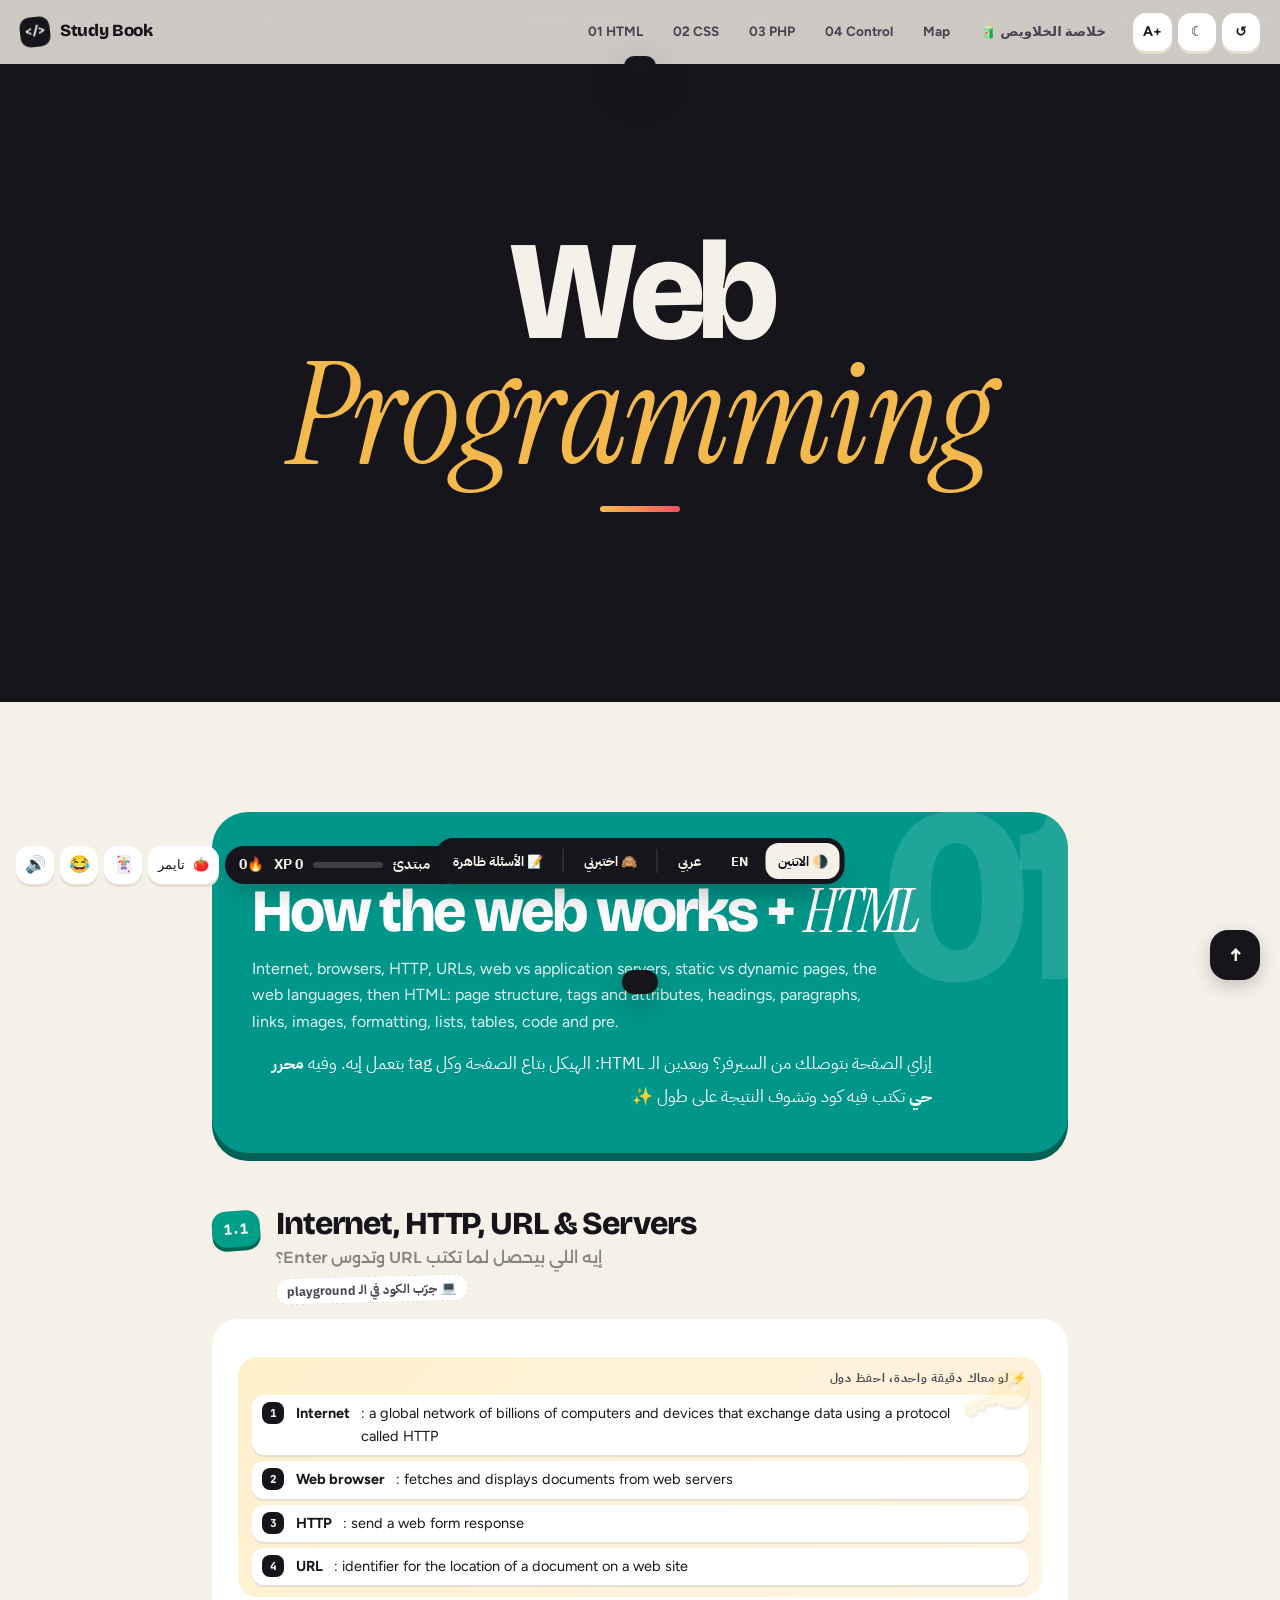
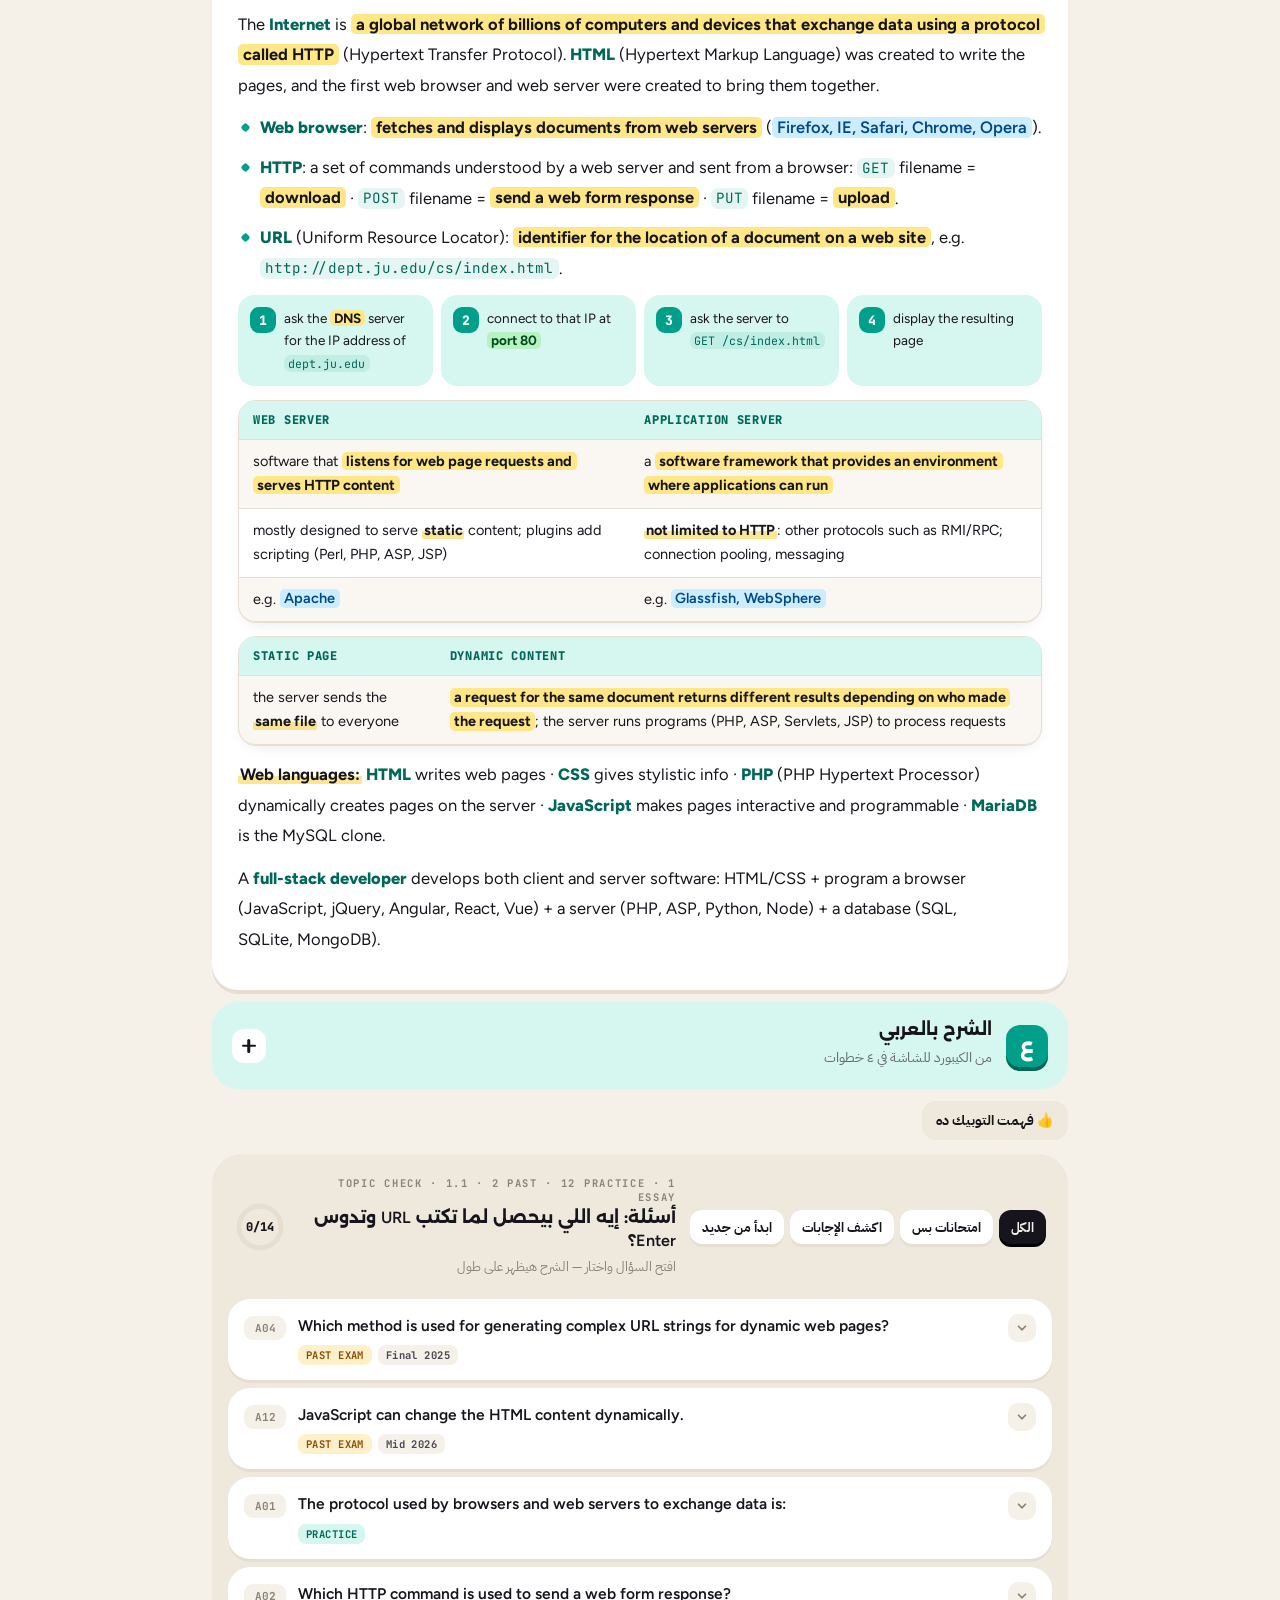
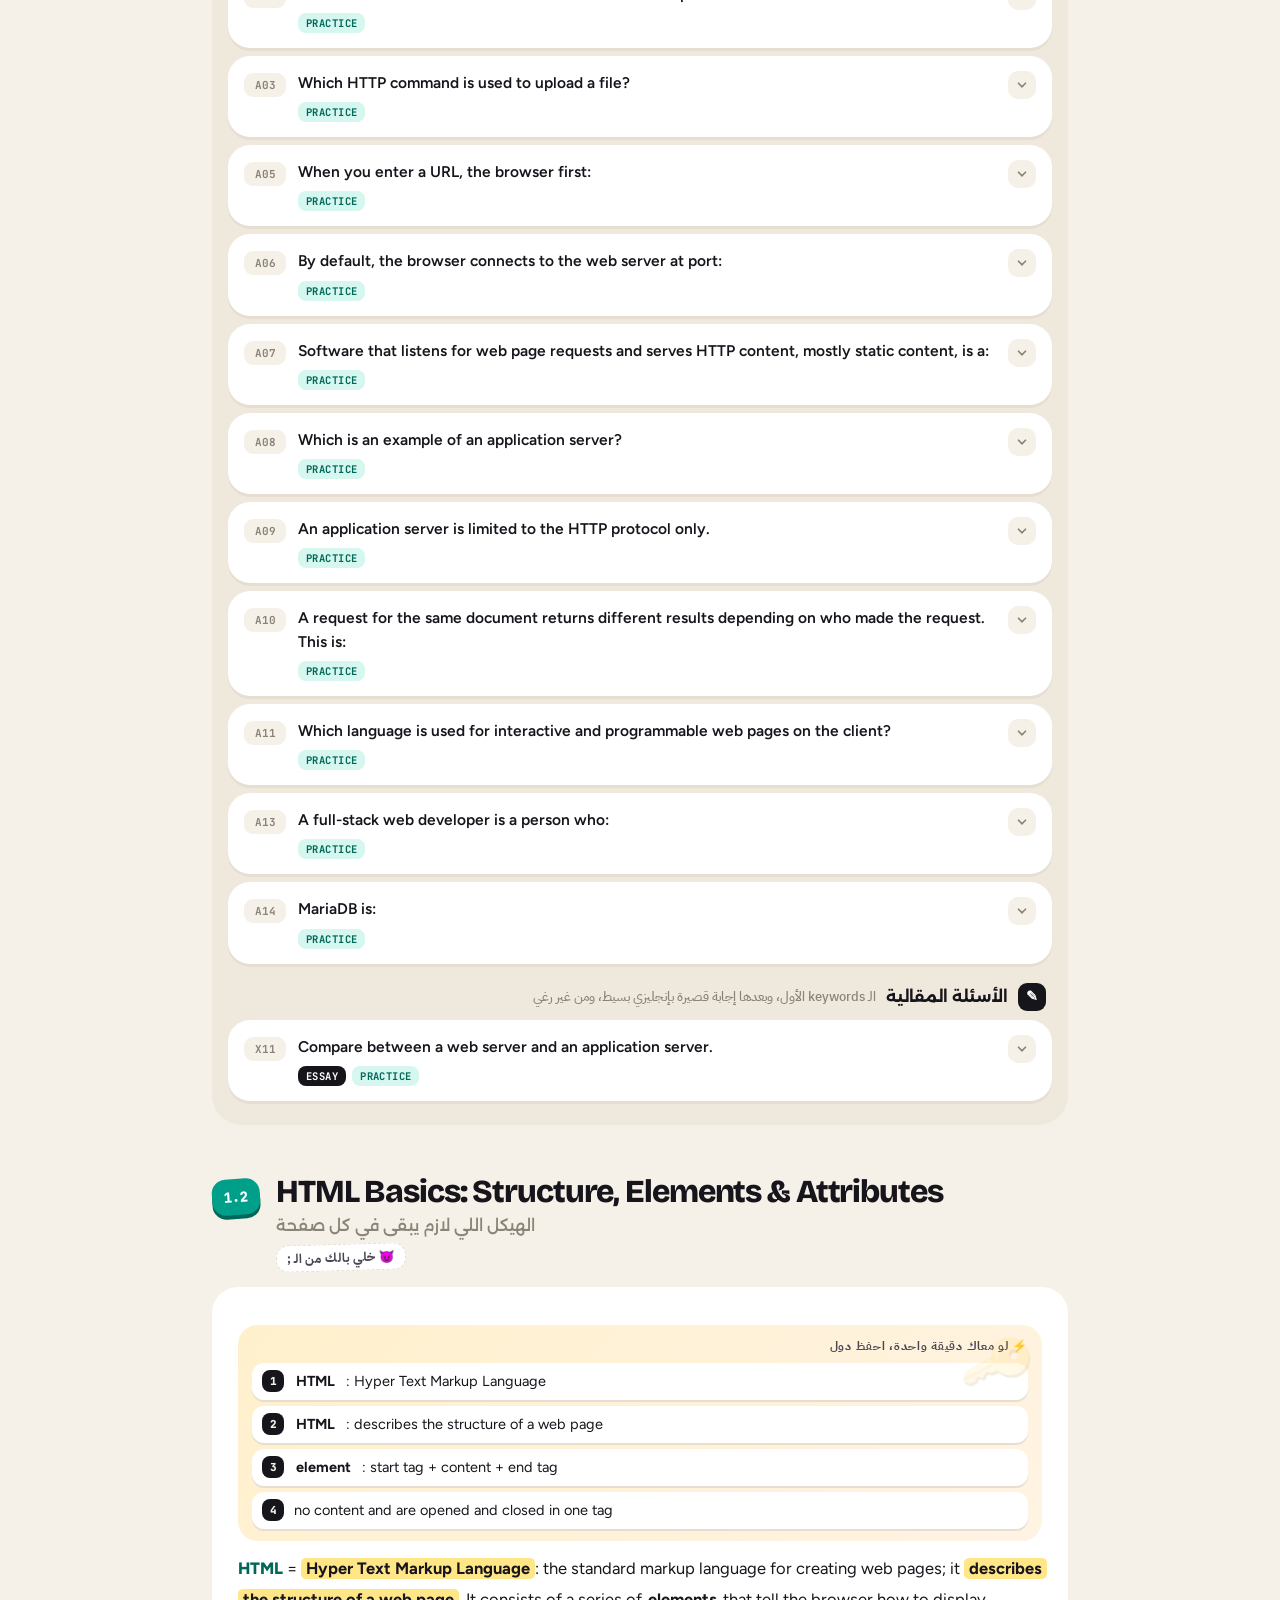
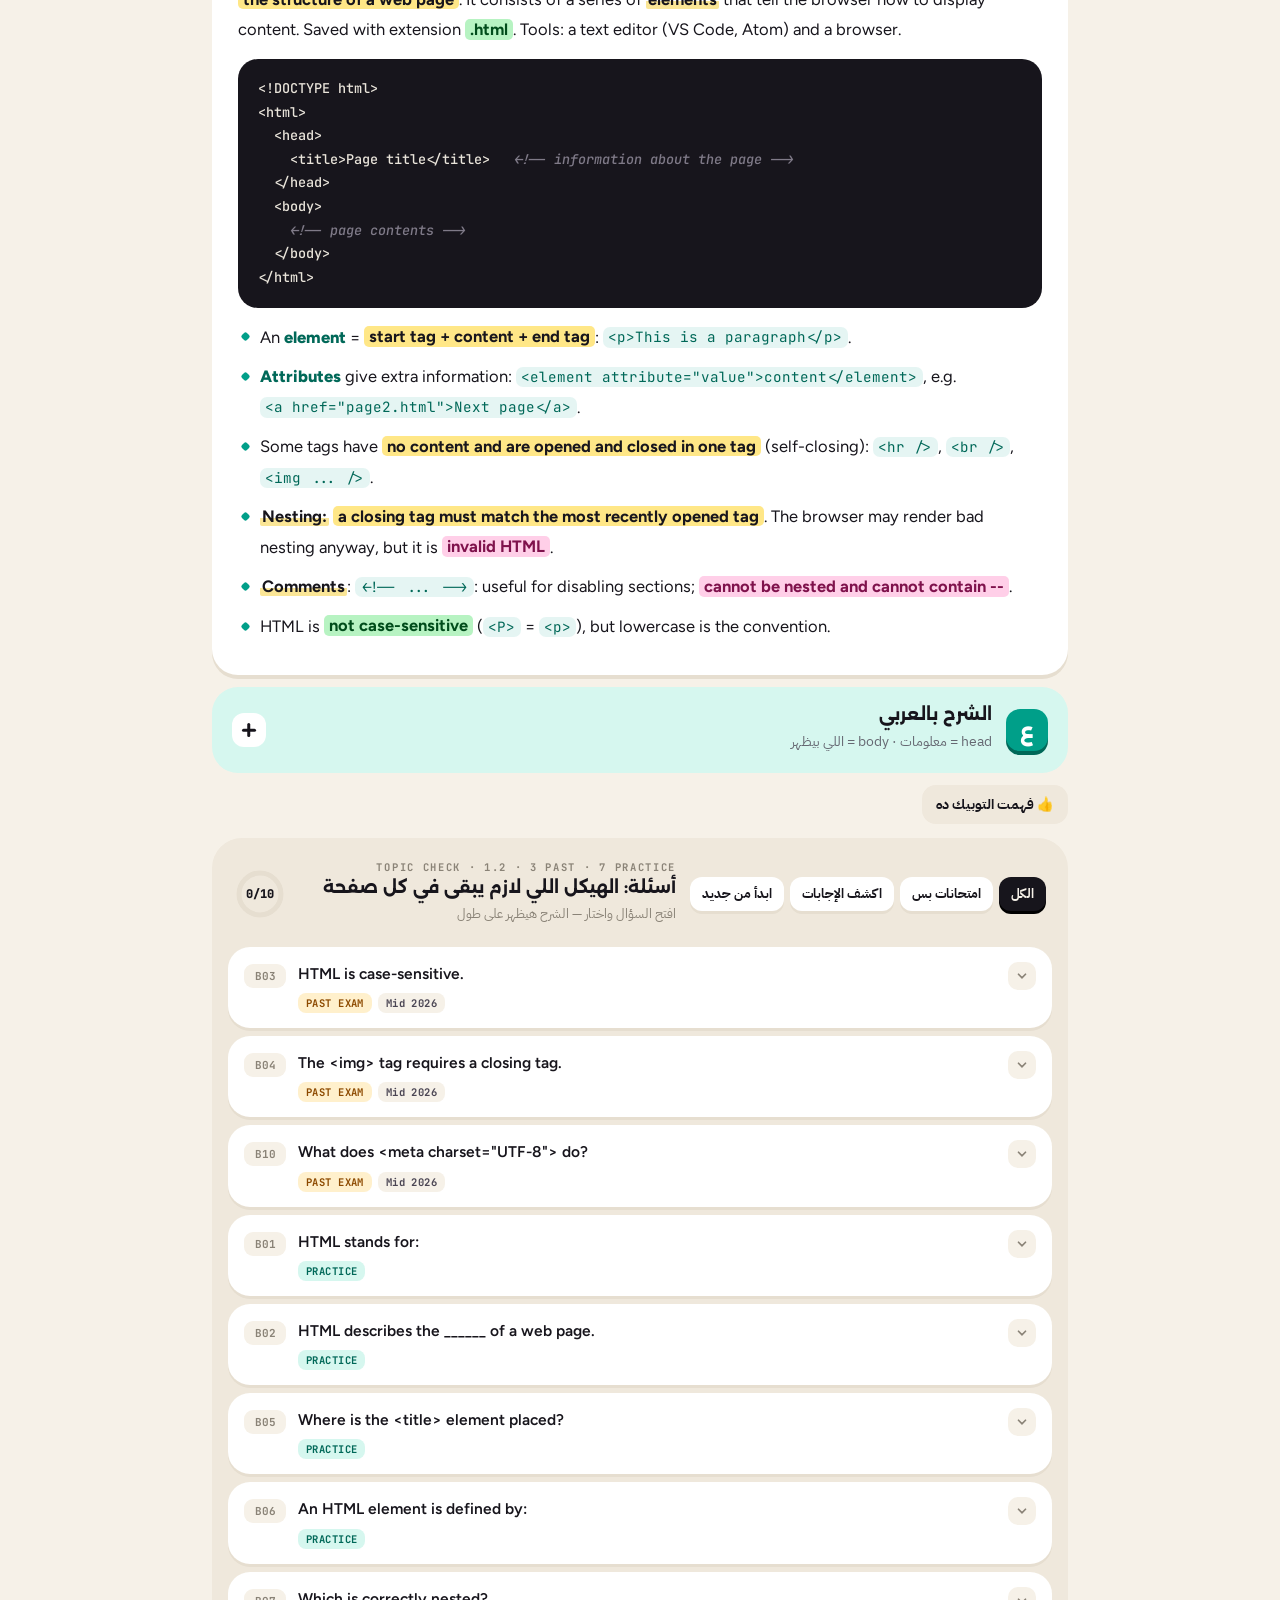
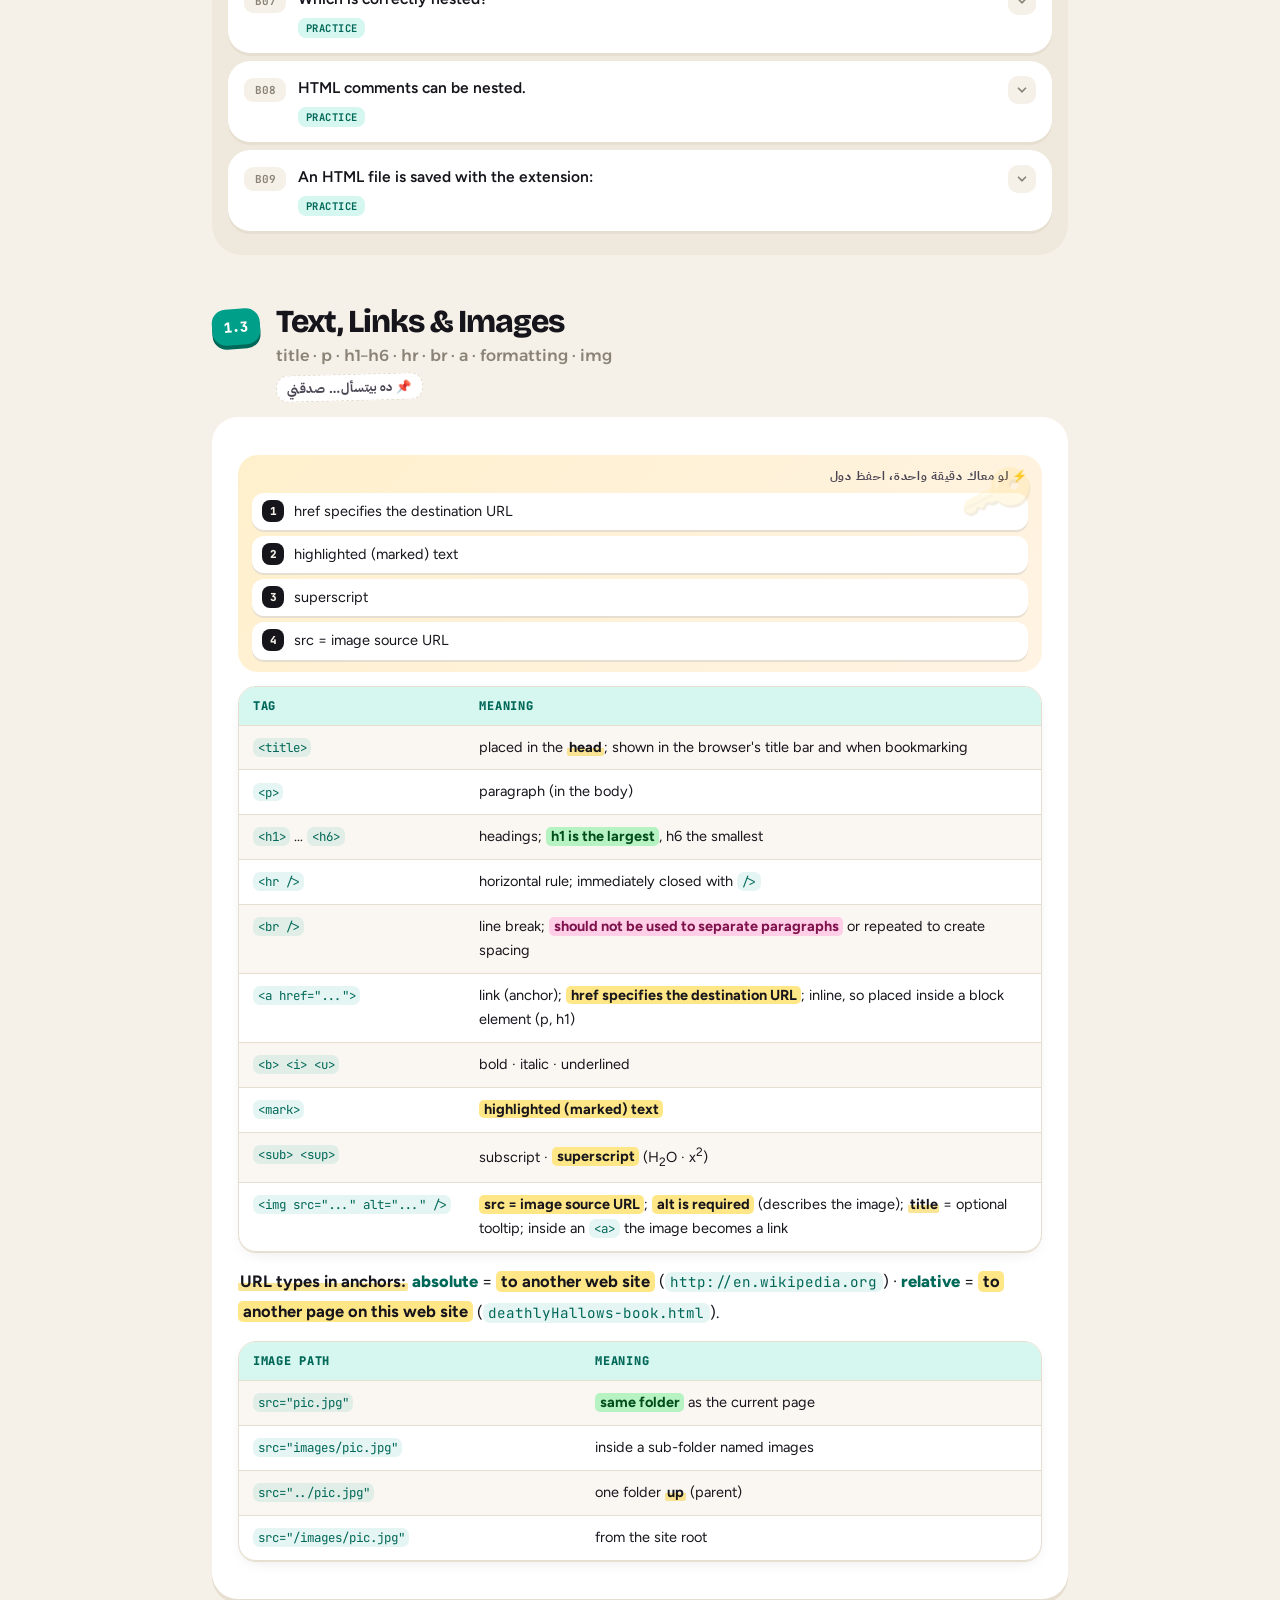
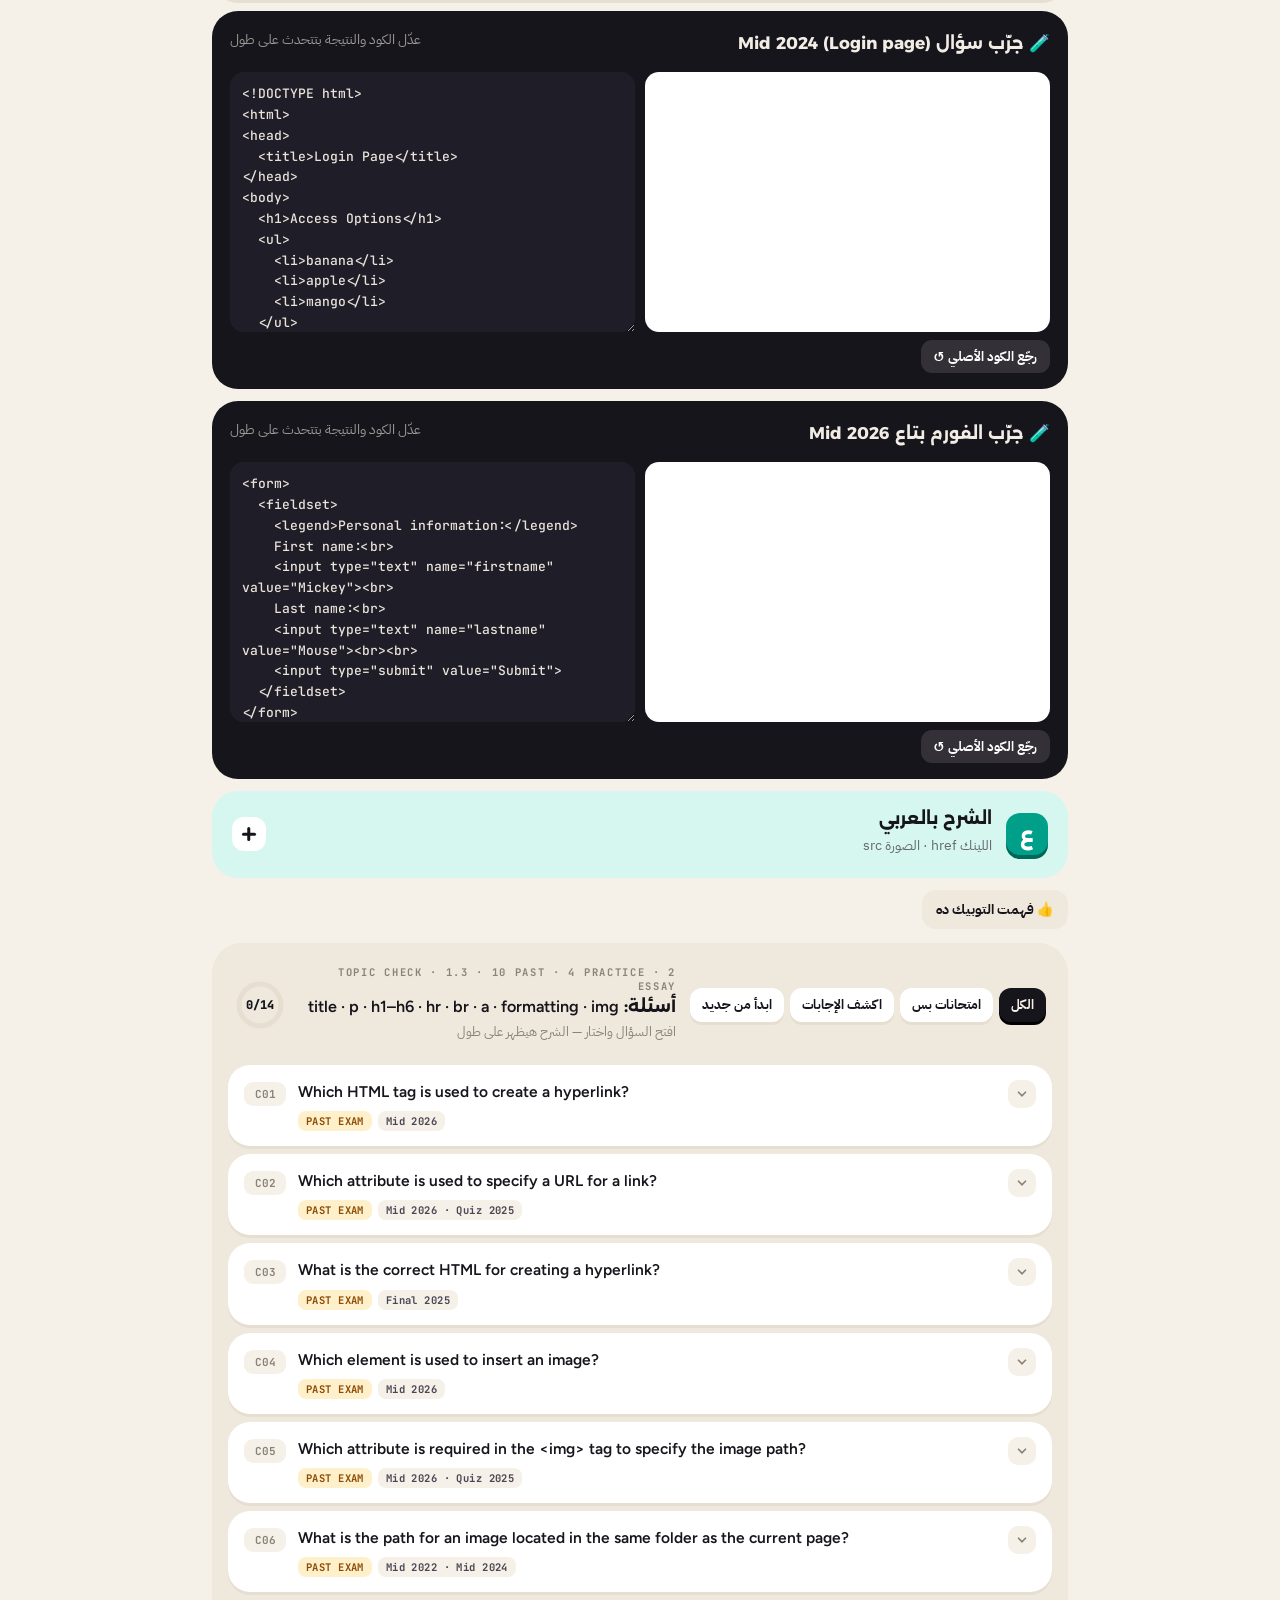
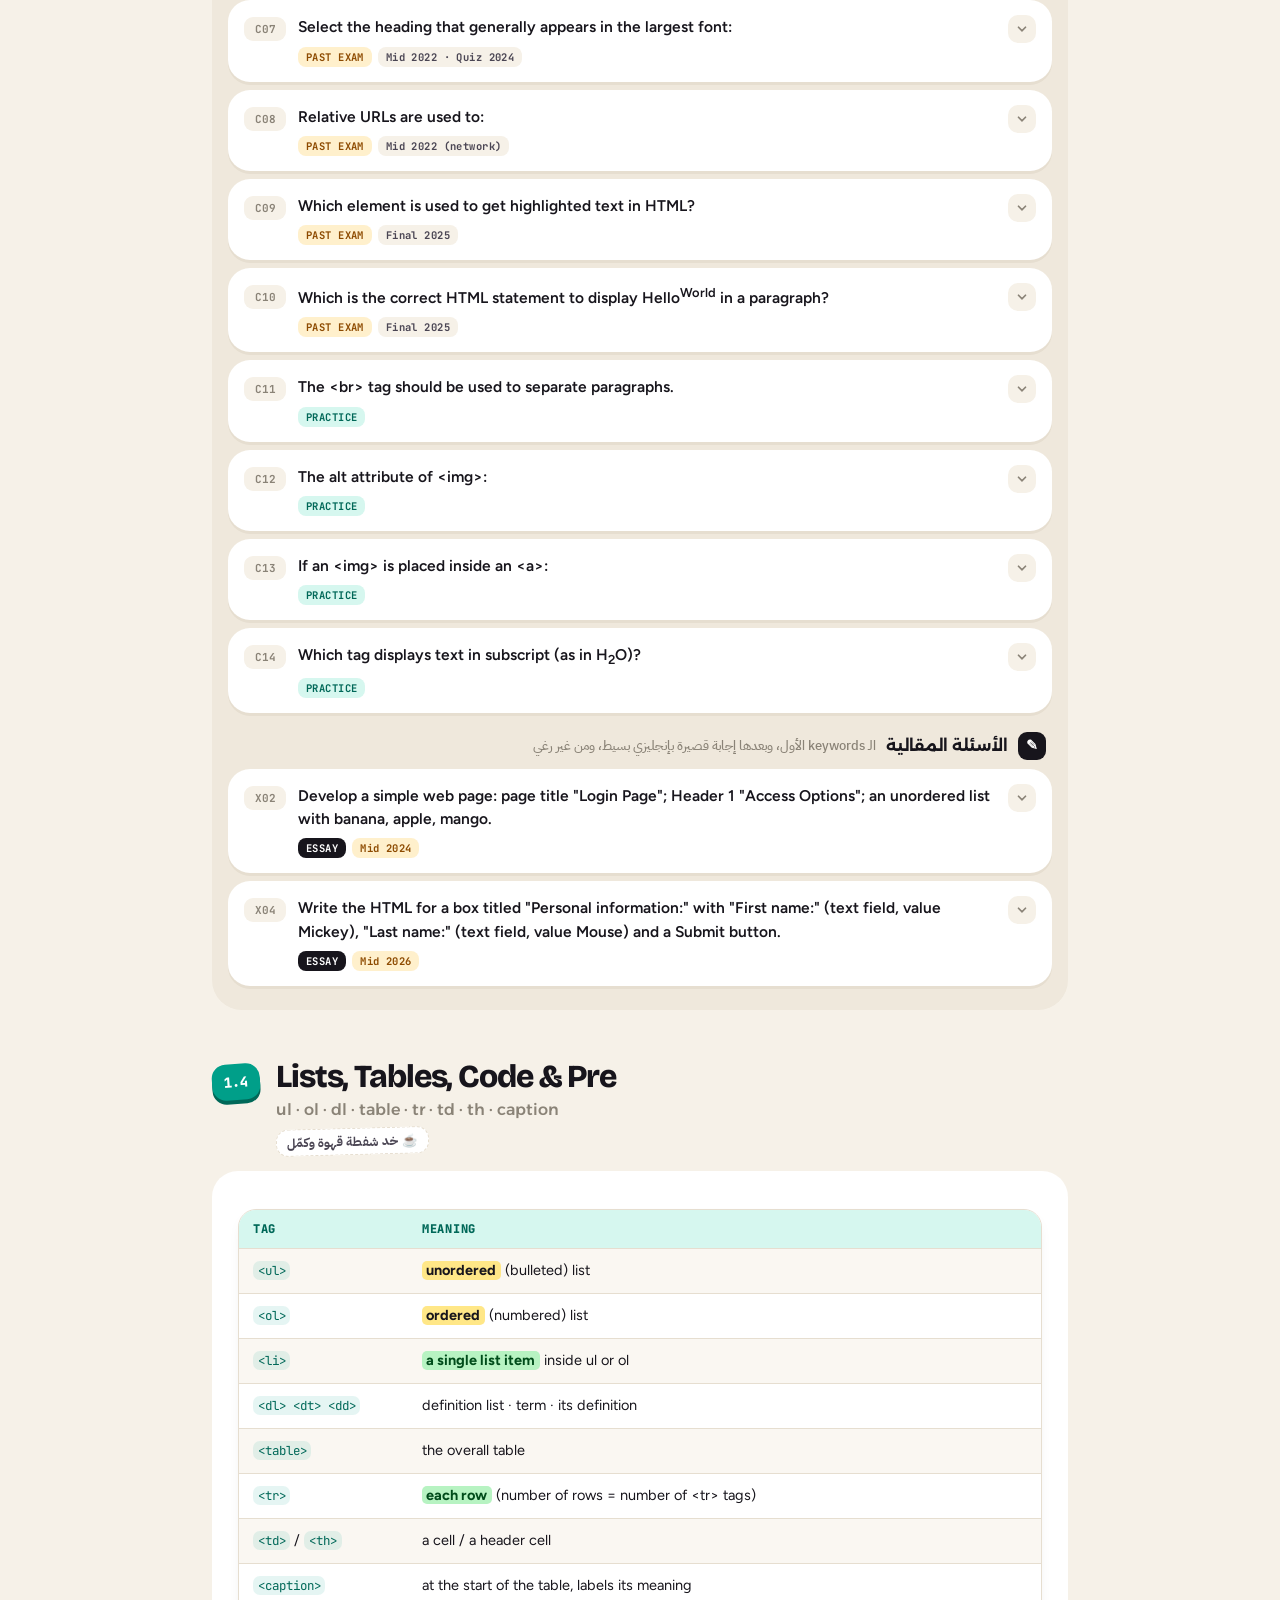
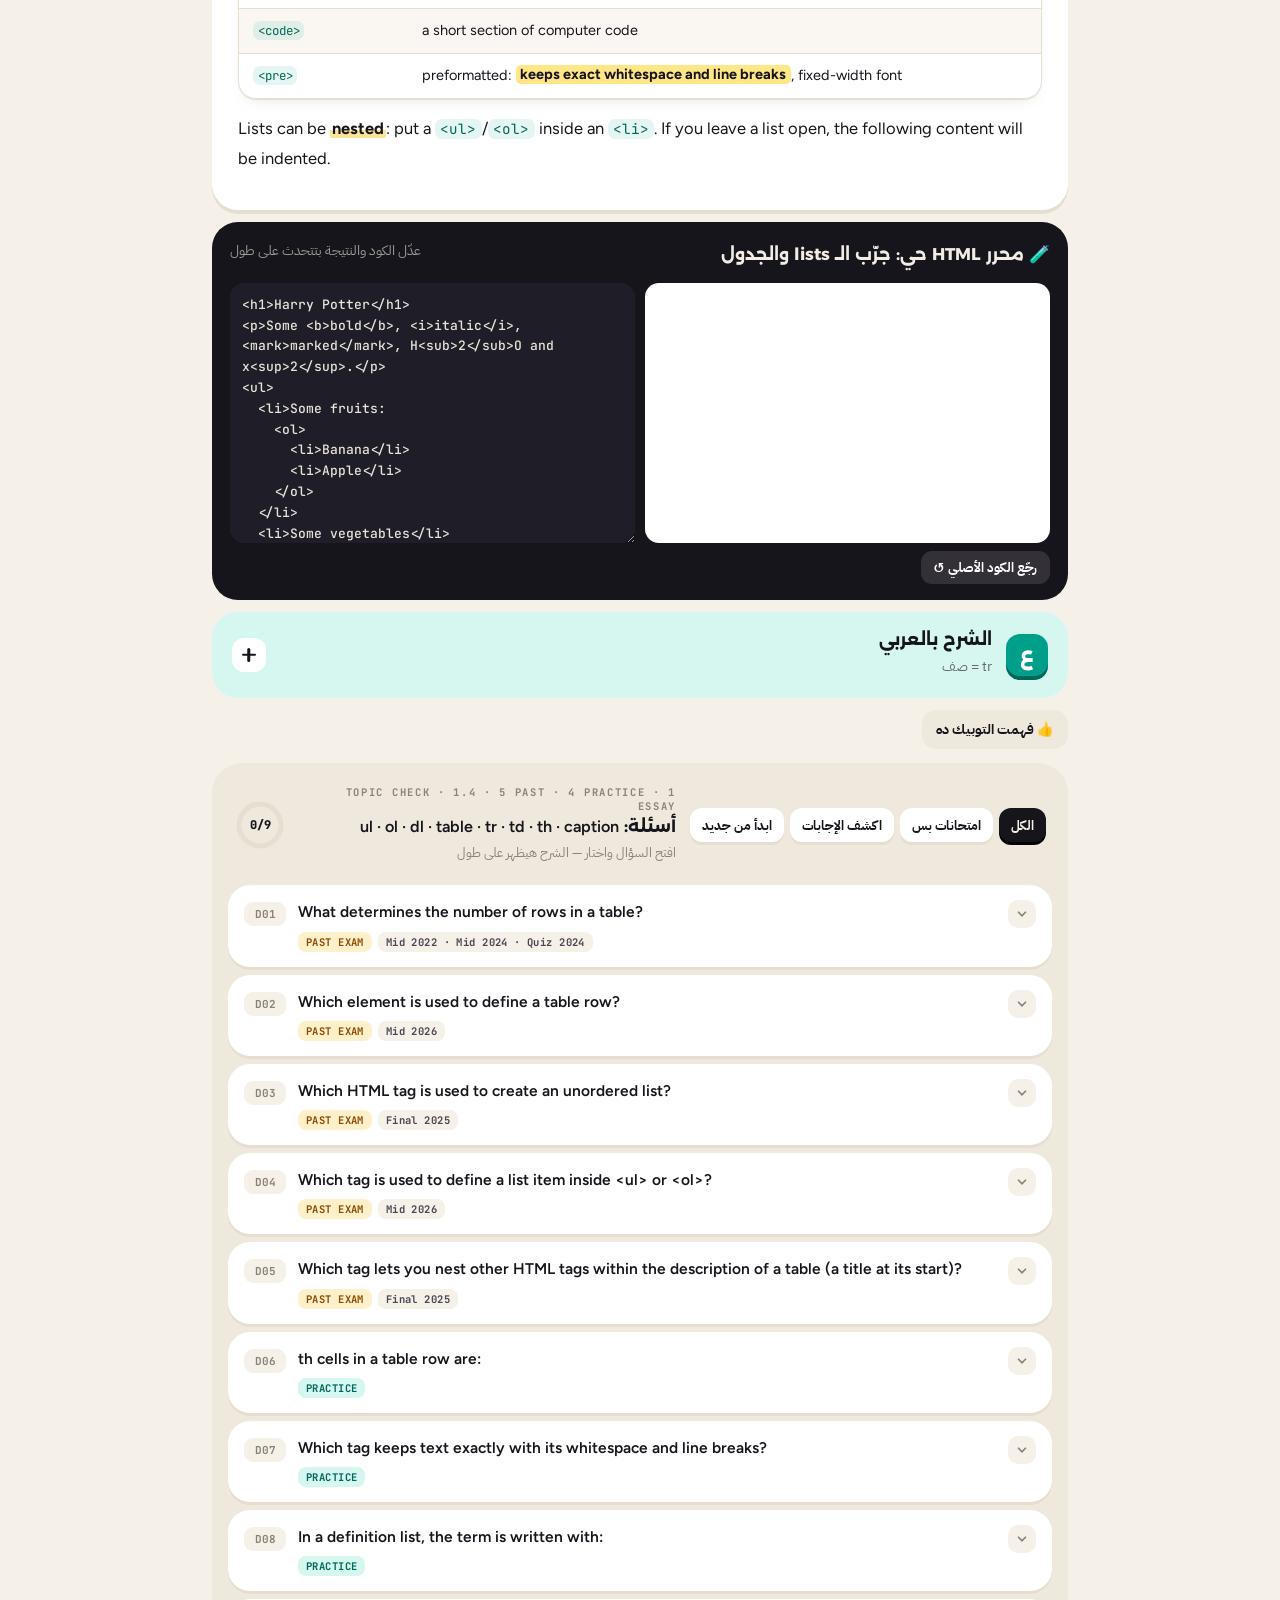
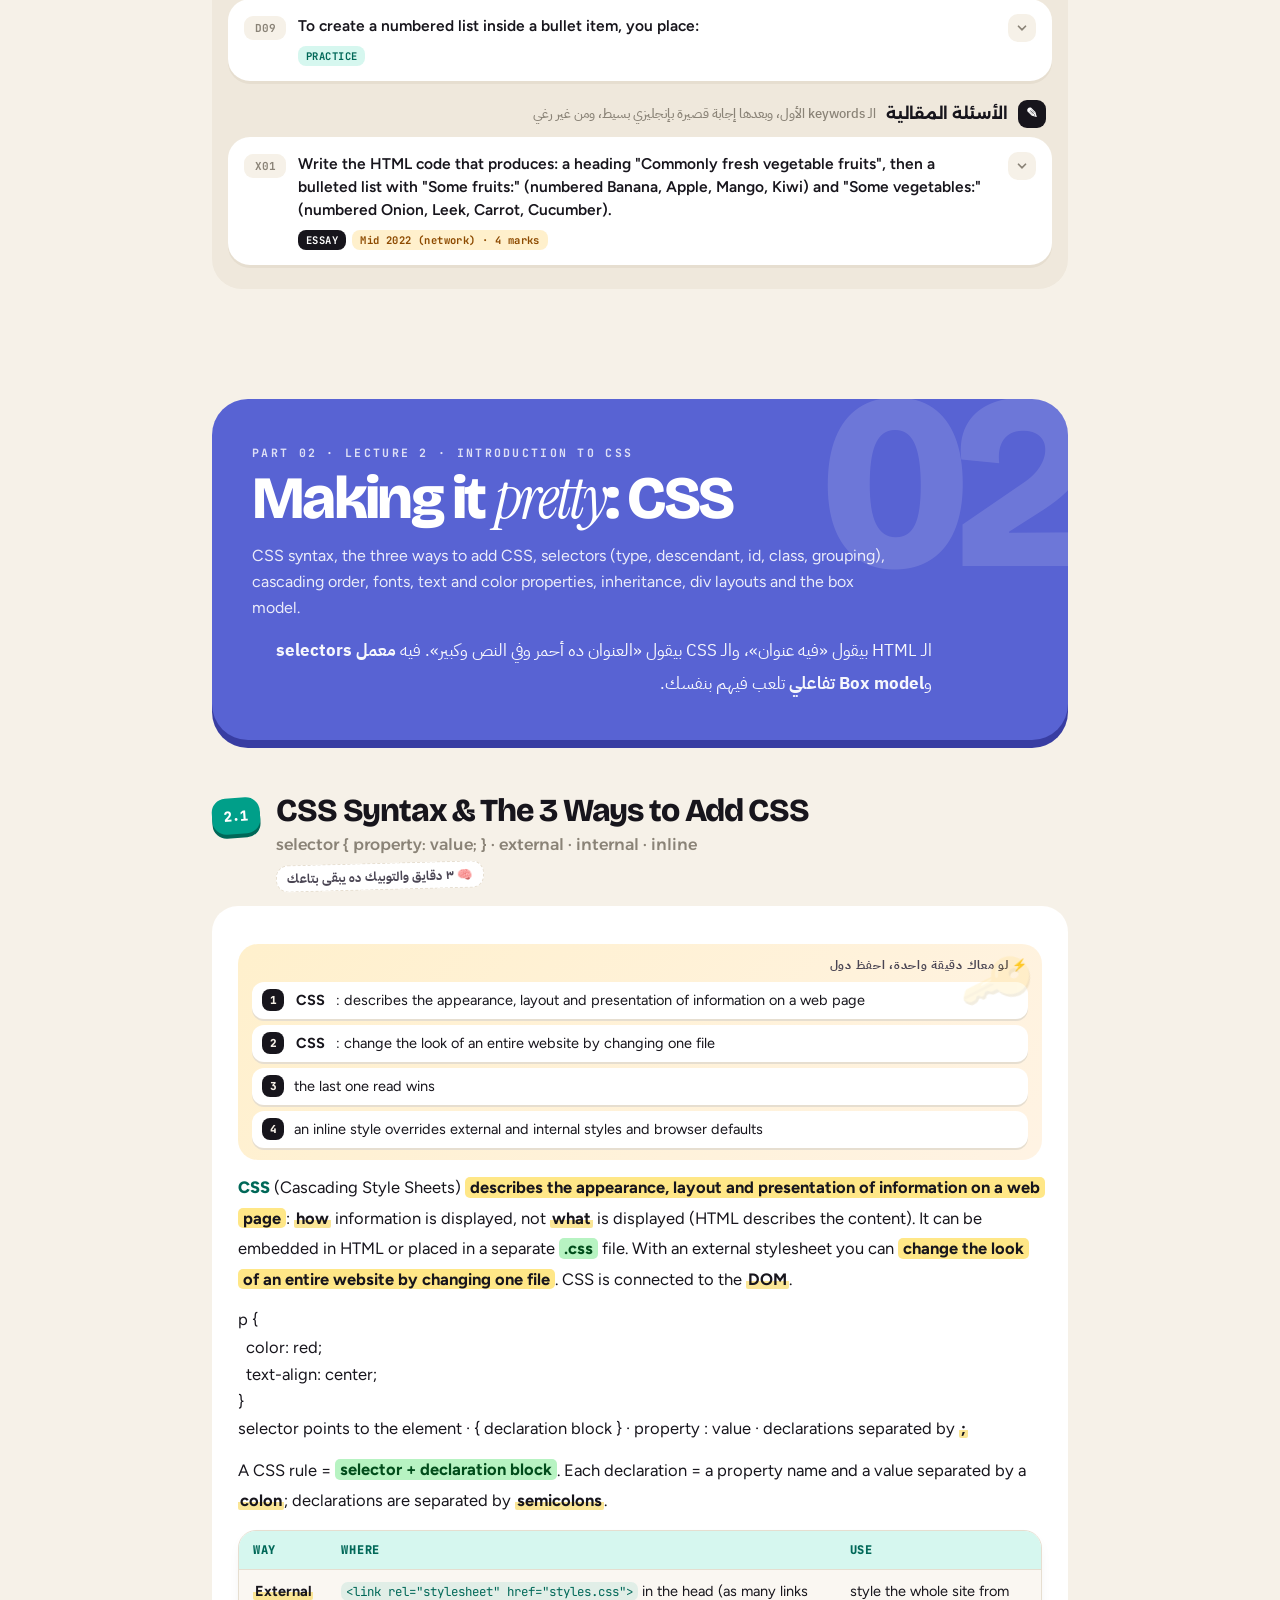
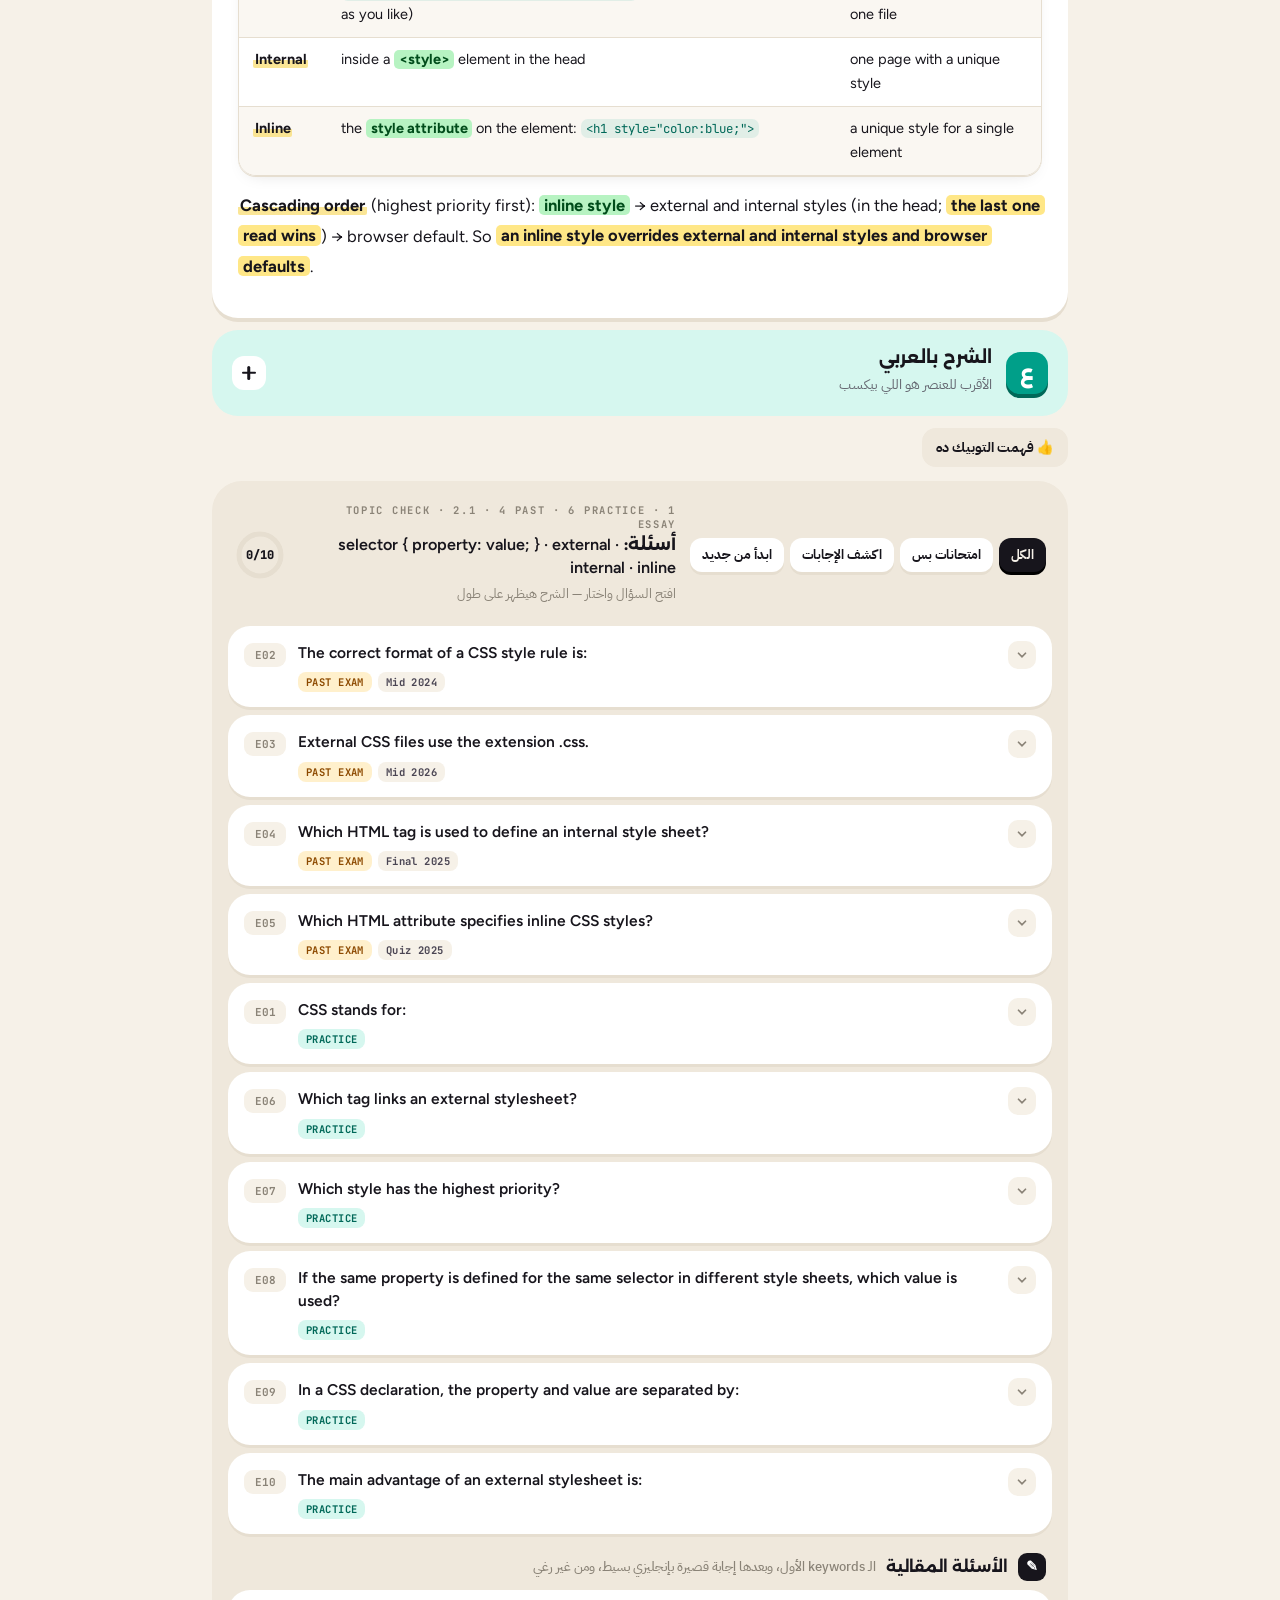
<file: public/books/web-programming.html>
<!DOCTYPE html>
<html lang="en">
<head>
<meta charset="UTF-8">
<meta name="viewport" content="width=device-width, initial-scale=1">
<title>Web Programming — Midterm Study Book (HTML · CSS · PHP)</title>
<link rel="preconnect" href="https://fonts.googleapis.com"><link rel="preconnect" href="https://fonts.gstatic.com" crossorigin>
<link href="https://fonts.googleapis.com/css2?family=Alexandria:wght@500;600;700&family=Bricolage+Grotesque:opsz,wght@12..96,700;12..96,800&family=Figtree:wght@400;500;600;700;800&family=IBM+Plex+Sans+Arabic:wght@400;500;600;700&family=Instrument+Serif:ital@0;1&family=JetBrains+Mono:wght@500;700;800&display=swap" rel="stylesheet">
<style>
:root{
  --paper:#F6F1E8; --paper2:#EFE8DC; --card:#FFFFFF; --ink:#17151C; --ink2:#4A4553; --mute:#8A8377; --line:#E6DED0;
  --en:'Figtree',system-ui,sans-serif; --disp:'Bricolage Grotesque','Figtree',sans-serif; --serif:'Instrument Serif',Georgia,serif;
  --ar:'IBM Plex Sans Arabic','Segoe UI',sans-serif; --ard:'Alexandria','IBM Plex Sans Arabic',sans-serif; --mono:'JetBrains Mono',ui-monospace,monospace;
  --c:oklch(0.62 0.13 180); --c-soft:oklch(0.95 0.035 180); --c-deep:oklch(0.45 0.11 180);
  --ok:oklch(0.62 0.15 150); --ok-soft:oklch(0.95 0.05 150); --bad:oklch(0.6 0.19 25); --bad-soft:oklch(0.95 0.04 25);
  --gold:oklch(0.8 0.14 80); --gold-soft:oklch(0.96 0.05 85);
  --spring:cubic-bezier(.34,1.56,.64,1); --soft:cubic-bezier(.2,1,.3,1);
  --r:26px; --fs:1;
}
[data-c="teal"]{--c:oklch(0.6 0.12 185);--c-soft:oklch(0.955 0.03 185);--c-deep:oklch(0.43 0.1 185)}
[data-c="indigo"]{--c:oklch(0.55 0.17 275);--c-soft:oklch(0.955 0.03 275);--c-deep:oklch(0.42 0.16 275)}
[data-c="amber"]{--c:oklch(0.68 0.15 60);--c-soft:oklch(0.96 0.04 70);--c-deep:oklch(0.5 0.13 55)}
[data-c="rose"]{--c:oklch(0.6 0.18 10);--c-soft:oklch(0.955 0.03 10);--c-deep:oklch(0.46 0.16 10)}
body.dark{--paper:#15141A;--paper2:#1D1C24;--card:#211F29;--ink:#F1ECE4;--ink2:#BDB6C8;--mute:#8D8799;--line:#2F2C39;
  --ok-soft:oklch(0.3 0.06 150);--bad-soft:oklch(0.3 0.07 25);--gold-soft:oklch(0.32 0.06 85)}
body.dark [data-c]{--c-soft:color-mix(in oklch, var(--c) 16%, #211F29)}
*{box-sizing:border-box}
html{scroll-behavior:smooth;scroll-padding-top:90px}
body{margin:0;background:var(--paper);color:var(--ink);font-family:var(--en);font-size:calc(16.5px*var(--fs));line-height:1.65;-webkit-font-smoothing:antialiased;transition:background .4s,color .4s}
body.big{--fs:1.12}
::selection{background:var(--gold);color:#17151C}
b,strong{font-weight:700}
a{color:inherit}
[dir=rtl]{font-family:var(--ar);line-height:1.95}
code,.ltr,.lt{font-family:var(--mono);font-size:.86em;direction:ltr;unicode-bidi:isolate;background:color-mix(in oklch,var(--c) 10%,transparent);color:var(--c-deep);padding:.08em .38em;border-radius:7px;white-space:nowrap}
body.dark code,body.dark .ltr,body.dark .lt{color:color-mix(in oklch,var(--c) 70%,white)}
.lt{font-family:var(--en);font-size:.95em;background:none;padding:0;color:inherit;white-space:normal;font-weight:600}
.lt.num{font-weight:inherit}
.formula code,.formula .ltr,pre code{background:none;padding:0;color:inherit}

/* top bar */
#bar{position:fixed;top:0;left:0;right:0;z-index:50;height:64px;display:flex;align-items:center;gap:14px;padding:0 20px;
  background:color-mix(in oklch,var(--paper) 82%,transparent);backdrop-filter:blur(16px) saturate(1.4);border-bottom:1px solid transparent;transition:border-color .3s}
#bar.scrolled{border-color:var(--line)}
#prog{position:absolute;left:0;bottom:-1px;height:3px;background:linear-gradient(90deg,oklch(0.6 0.12 185),oklch(0.55 0.17 275),oklch(0.68 0.15 60),oklch(0.6 0.18 10));width:0;border-radius:0 3px 3px 0}
.brand{display:flex;align-items:center;gap:10px;font-family:var(--disp);font-weight:800;font-size:17px;letter-spacing:-.02em;text-decoration:none;white-space:nowrap}
.brand i{width:30px;height:30px;border-radius:10px;background:var(--ink);color:var(--paper);display:grid;place-items:center;font-style:normal;font-family:var(--mono);font-size:12px;transform:rotate(-6deg);transition:transform .4s var(--spring)}
.brand:hover i{transform:rotate(6deg) scale(1.08)}
.nav{display:flex;gap:4px;margin-left:auto;overflow-x:auto;scrollbar-width:none}
.nav::-webkit-scrollbar{display:none}
.nav a{text-decoration:none;font-weight:700;font-size:13.5px;padding:8px 13px;border-radius:14px;white-space:nowrap;color:var(--ink2);transition:background .2s,color .2s}
.nav a:hover{background:var(--paper2);color:var(--ink)}
.nav a.on{background:var(--ink);color:var(--paper)}
.tools{display:flex;gap:6px}
.tbtn{border:0;height:38px;min-width:38px;padding:0 10px;border-radius:13px;background:var(--card);color:var(--ink);font:700 14px var(--en);cursor:pointer;box-shadow:0 3px 0 var(--line);transition:transform .2s var(--spring)}
.tbtn:active{transform:translateY(2px);box-shadow:none}

/* cover */
.cover{position:relative;min-height:100vh;padding:120px 24px 70px;display:flex;flex-direction:column;justify-content:flex-end;overflow:hidden;background:var(--ink);color:#F6F1E8}
.cover-bits{position:absolute;inset:-20px;font:500 13px/2 var(--mono);color:rgba(246,241,232,.07);white-space:pre-wrap;word-break:break-all;pointer-events:none;mask-image:linear-gradient(180deg,#000 20%,transparent 85%)}
.cover-in{position:relative;max-width:1080px;margin:0 auto;width:100%}
.pill{display:inline-flex;align-items:center;gap:8px;font:600 11.5px var(--mono);letter-spacing:.14em;padding:8px 14px;border-radius:30px;border:1px solid rgba(246,241,232,.22);color:rgba(246,241,232,.75)}
.pill:before{content:"";width:7px;height:7px;border-radius:50%;background:oklch(0.8 0.14 80);animation:blink 1.6s infinite}
@keyframes blink{50%{opacity:.25}}
.cover h1{font-family:var(--disp);font-weight:800;font-size:clamp(52px,9.5vw,132px);line-height:.88;letter-spacing:-.055em;margin:26px 0 0}
.cover h1 em{font-family:var(--serif);font-weight:400;font-style:italic;letter-spacing:-.02em;color:oklch(0.82 0.14 80)}
.cover h1 span{display:inline-block;animation:rise .9s var(--spring) both}
.cover-sub{display:grid;grid-template-columns:1fr 1fr;gap:28px;margin-top:36px;max-width:980px}
.cover-sub p{margin:0;font-size:17px;color:rgba(246,241,232,.72)}
.cover-sub p[dir=rtl]{font-size:17.5px}
.cover-stats{display:flex;flex-wrap:wrap;gap:10px;margin-top:34px}
.cstat{padding:14px 18px;border-radius:20px;background:rgba(246,241,232,.06);border:1px solid rgba(246,241,232,.1);min-width:120px}
.cstat b{display:block;font-family:var(--disp);font-size:30px;line-height:1;letter-spacing:-.03em}
.cstat span{font-size:12.5px;color:rgba(246,241,232,.6);font-weight:600}
.chaps{display:grid;grid-template-columns:repeat(4,1fr);gap:12px;margin-top:40px}
.chap{position:relative;text-decoration:none;padding:18px;border-radius:24px;background:var(--c);color:#fff;min-height:150px;display:flex;flex-direction:column;justify-content:space-between;overflow:hidden;transition:transform .45s var(--spring),box-shadow .3s;box-shadow:0 6px 0 var(--c-deep)}
.chap:nth-child(odd){transform:rotate(-1.2deg)}.chap:nth-child(even){transform:rotate(1deg)}
.chap:hover{transform:translateY(-6px) rotate(0);box-shadow:0 12px 0 var(--c-deep)}
.chap b{font-family:var(--disp);font-size:46px;line-height:.9;letter-spacing:-.04em;opacity:.95}
.chap span{font-weight:700;font-size:15px;line-height:1.25}
.chap small{display:block;font-size:12px;opacity:.75;font-weight:600;margin-top:3px}
.chap .ring{position:absolute;right:14px;top:14px}
.scroll-hint{margin-top:40px;font:600 12px var(--mono);letter-spacing:.2em;color:rgba(246,241,232,.45);display:flex;align-items:center;gap:10px}
.scroll-hint i{width:1px;height:34px;background:rgba(246,241,232,.35);position:relative;overflow:hidden}
.scroll-hint i:after{content:"";position:absolute;left:0;top:-12px;width:1px;height:12px;background:#fff;animation:drip 1.8s infinite}
@keyframes drip{to{top:34px}}

/* layout */
.wrap{max-width:900px;margin:0 auto;padding:0 22px}
.toc{position:fixed;left:18px;top:96px;bottom:24px;width:210px;overflow:auto;scrollbar-width:none;z-index:5;opacity:0;pointer-events:none;transition:opacity .4s}
.toc.show{opacity:1;pointer-events:auto}
.toc::-webkit-scrollbar{display:none}
.toc h6{margin:18px 0 6px;font:700 10.5px var(--mono);letter-spacing:.16em;color:var(--mute)}
.toc a{display:flex;align-items:center;gap:8px;text-decoration:none;font-size:12.5px;font-weight:600;color:var(--ink2);padding:5px 8px;border-radius:10px;line-height:1.25;transition:background .2s,color .2s}
.toc a:hover{background:var(--paper2)}
.toc a.on{background:var(--card);color:var(--ink);box-shadow:0 2px 0 var(--line)}
.toc a em{font-style:normal;font:600 10.5px var(--mono);color:var(--mute);width:24px;flex-shrink:0}
.toc a i{margin-left:auto;width:8px;height:8px;border-radius:50%;background:var(--line);flex-shrink:0;transition:background .3s}
.toc a i.half{background:var(--gold)}.toc a i.full{background:var(--ok)}
@media (max-width:1320px){.toc{display:none}}

section.block{padding:70px 0 10px}
.eyebrow{font:700 11.5px var(--mono);letter-spacing:.16em;color:var(--mute);text-transform:uppercase}
h2.big{font-family:var(--disp);font-weight:800;font-size:clamp(34px,5vw,52px);letter-spacing:-.045em;line-height:1;margin:8px 0 18px}
h2.big em{font-family:var(--serif);font-weight:400;font-style:italic;color:var(--c,oklch(0.6 0.18 10))}
.lead{font-size:17.5px;color:var(--ink2);max-width:720px}

/* intel */
.intel{display:grid;grid-template-columns:1fr 1fr;gap:14px;margin-top:22px}
.icard{background:var(--card);border-radius:var(--r);padding:22px 22px 18px;box-shadow:0 4px 0 var(--line)}
.icard h4{margin:0 0 10px;font:800 13px var(--mono);letter-spacing:.08em;display:flex;align-items:center;gap:8px}
.icard h4 i{width:26px;height:26px;border-radius:9px;display:grid;place-items:center;font-style:normal;background:var(--gold-soft);font-size:14px}
.icard ul{margin:0;padding-inline-start:18px}
.icard li{margin:6px 0}
.icard[dir=rtl] h4{font-family:var(--ard);letter-spacing:0;font-size:15px}
.heat{background:var(--card);border-radius:var(--r);padding:8px;margin-top:14px;box-shadow:0 4px 0 var(--line)}
.heat-row{display:grid;grid-template-columns:34px 1fr auto 54px;gap:12px;align-items:center;padding:12px 14px;border-radius:18px;transition:background .2s}
.heat-row:hover{background:var(--paper)}
.heat-row .n{font-family:var(--serif);font-style:italic;font-size:24px;color:var(--mute)}
.heat-row .t{font-weight:700;font-size:15px}
.heat-row .s{font:600 11.5px var(--mono);color:var(--mute);text-align:right}
.heat-row .x{justify-self:end;font:800 13px var(--mono);padding:5px 10px;border-radius:10px;background:var(--gold-soft);color:oklch(0.48 0.12 60)}
.heat-row .x.h3{background:var(--bad-soft);color:var(--bad)}
.howto{display:grid;grid-template-columns:repeat(4,1fr);gap:10px;margin-top:14px}
.howto div{background:var(--card);border-radius:22px;padding:16px;box-shadow:0 4px 0 var(--line);font-size:14px}
.howto b{display:block;font-family:var(--disp);font-size:26px;letter-spacing:-.03em;color:var(--mute)}

/* part banner */
.part{position:relative;margin:110px 0 30px;padding:46px 40px 40px;border-radius:36px;background:var(--c);color:#fff;overflow:hidden;box-shadow:0 8px 0 var(--c-deep)}
.part-num{position:absolute;right:-10px;top:-40px;font-family:var(--disp);font-weight:800;font-size:250px;line-height:1;letter-spacing:-.06em;color:rgba(255,255,255,.13)}
.part-k{font:700 11.5px var(--mono);letter-spacing:.2em;opacity:.8}
.part h2{position:relative;font-family:var(--disp);font-weight:800;font-size:clamp(36px,5.5vw,60px);letter-spacing:-.045em;line-height:.95;margin:10px 0 16px}
.part h2 em{font-family:var(--serif);font-weight:400;font-style:italic}
.part-en{position:relative;max-width:640px;margin:0;opacity:.88;font-size:16px}
.part-ar{position:relative;max-width:680px;margin:12px 0 0;opacity:.95;font-size:17px}

/* topic */
.topic{margin:26px 0 0;padding-top:24px}
.t-head{display:flex;gap:16px;align-items:flex-start;margin-bottom:16px}
.t-num{flex-shrink:0;font:800 14px var(--mono);background:var(--c);color:#fff;padding:9px 12px;border-radius:14px;box-shadow:0 4px 0 var(--c-deep);margin-top:4px;transform:rotate(-4deg)}
.t-head h3{margin:0;font-family:var(--disp);font-weight:800;font-size:clamp(25px,3.4vw,32px);letter-spacing:-.035em;line-height:1.08}
.t-ar{margin:4px 0 0;font-family:var(--ard);font-weight:500;color:var(--mute);font-size:16px;line-height:1.5;text-align:left}
.en-sum{background:var(--card);border-radius:var(--r);padding:24px 26px;box-shadow:0 4px 0 var(--line)}
.en-sum>p:first-child{margin-top:0}
.en-sum p{margin:12px 0}
.kw{font-weight:800;color:var(--c-deep)}
body.dark .kw{color:color-mix(in oklch,var(--c) 75%,white)}
.hl{background:linear-gradient(transparent 58%,color-mix(in oklch,var(--gold) 55%,transparent) 58%);font-weight:600}
.en-list{margin:10px 0;padding:0;list-style:none}
.en-list li{position:relative;padding-left:22px;margin:9px 0}
.en-list li:before{content:"";position:absolute;left:4px;top:.72em;width:7px;height:7px;border-radius:2px;background:var(--c);transform:rotate(45deg)}
.en-steps{margin:10px 0;padding:0;list-style:none;counter-reset:s}
.en-steps li{counter-increment:s;position:relative;padding-left:40px;margin:10px 0}
.en-steps li:before{content:counter(s);position:absolute;left:0;top:1px;width:26px;height:26px;border-radius:9px;background:var(--c-soft);color:var(--c-deep);font:800 13px var(--mono);display:grid;place-items:center}
.formula{direction:ltr;text-align:left;font:500 14.5px/1.6 var(--mono);background:var(--paper);border:1.5px dashed var(--line);border-radius:16px;padding:11px 16px;margin:10px 0;overflow-x:auto;color:var(--ink)}
[dir=rtl] .formula{text-align:left}
.tbl{overflow-x:auto;margin:14px 0;border-radius:18px;border:1.5px solid var(--line)}
table.tb{width:100%;border-collapse:collapse;font-size:14.5px}
.tb th{background:var(--c-soft);color:var(--c-deep);font:800 12px var(--mono);letter-spacing:.06em;text-transform:uppercase;text-align:left;padding:11px 14px}
body.dark .tb th{color:color-mix(in oklch,var(--c) 70%,white)}
.tb td{padding:10px 14px;border-top:1px solid var(--line);vertical-align:top}
.tb tr:hover td{background:color-mix(in oklch,var(--c) 4%,transparent)}
.tb-center td,.tb-center th{text-align:center}
pre.code{direction:ltr;text-align:left;font:500 13.5px/1.75 var(--mono);background:#17151C;color:#E9E4DA;border-radius:20px;padding:18px 20px;margin:14px 0;overflow-x:auto}
.c-d{color:oklch(0.8 0.13 80)}.c-i{color:oklch(0.78 0.12 200)}.c-c{color:#7F7A88;font-style:italic}

/* figures */
.fig{margin:16px 0;text-align:center}
figcaption{font:600 12px var(--mono);color:var(--mute);margin-top:10px}
.cpu-box{border:2px solid var(--c);border-radius:22px;padding:14px;background:var(--c-soft)}
.cpu-label{font:800 12px var(--mono);color:var(--c-deep);letter-spacing:.2em;margin-bottom:10px}
.cpu-row{display:grid;grid-template-columns:repeat(4,1fr);gap:8px}
.cpu-cell{border-radius:14px;padding:12px 6px;color:#fff;display:flex;flex-direction:column;gap:2px}
.cpu-cell b{font-family:var(--disp);font-size:17px}.cpu-cell span{font-size:11.5px;opacity:.85}
.cpu-cell.c1{background:oklch(0.55 0.17 275)}.cpu-cell.c2{background:oklch(0.6 0.12 185)}.cpu-cell.c3{background:oklch(0.68 0.15 60)}.cpu-cell.c4{background:oklch(0.6 0.18 10)}
.cpu-bus{margin-top:8px;border-radius:12px;background:#17151C;color:#fff;font:700 12px var(--mono);padding:10px;letter-spacing:.06em}
.cycle{display:flex;align-items:center;justify-content:center;gap:6px;flex-wrap:wrap}
.cy{border-radius:16px;padding:14px 18px;color:#fff;min-width:130px}
.cy b{display:block;font-family:var(--disp);font-size:16px}.cy span{font-size:12px;opacity:.85}
.cy.c1{background:oklch(0.55 0.17 275)}.cy.c2{background:oklch(0.6 0.12 185)}.cy.c3{background:oklch(0.68 0.15 60)}
.cycle i{width:24px;height:2px;background:var(--mute);position:relative}
.cycle i:after{content:"";position:absolute;right:-1px;top:-4px;border:5px solid transparent;border-left:7px solid var(--mute)}
.cycle-back{font:600 12px var(--mono);color:var(--mute);margin-top:8px}
.pipe{display:flex;align-items:center;justify-content:center;gap:6px;flex-wrap:wrap}
.pp{border-radius:14px;padding:11px 14px;color:#fff;min-width:96px}
.pp b{display:block;font-family:var(--disp);font-size:14.5px}.pp span{font:500 11px var(--mono);opacity:.85}
.pp.p1{background:oklch(0.55 0.17 275)}.pp.p2{background:oklch(0.6 0.12 185)}.pp.p3{background:oklch(0.68 0.15 60)}.pp.p4{background:oklch(0.6 0.18 10)}
.pp-stack{display:flex;flex-direction:column;gap:6px}
.pipe>i{font:600 10.5px var(--mono);color:var(--mute);font-style:normal;padding:0 2px}
.pipe>i:after{content:" →"}
.endian{display:inline-block;text-align:left;font-family:var(--mono)}
.en-row{display:flex;align-items:center;gap:6px}
.en-lbl{width:70px;font:600 11px var(--mono);color:var(--mute);text-transform:uppercase}
.byte{width:50px;height:44px;border-radius:12px;display:grid;place-items:center;font-weight:700;color:#fff;font-size:16px}
.byte.b1{background:oklch(0.6 0.18 10)}.byte.b2{background:oklch(0.68 0.15 60)}.byte.b3{background:oklch(0.6 0.12 185)}.byte.b4{background:oklch(0.55 0.17 275)}
.en-h{font-weight:700;color:var(--mute)}
.en-arrow{font:600 11.5px var(--mono);color:var(--mute);margin:10px 0 10px 76px}
.en-addr{display:flex;gap:6px;margin-top:4px}
.en-addr span{width:50px;text-align:center;font-size:11px;color:var(--mute)}
.en-addr span:first-child{width:70px}
.rules{display:grid;grid-template-columns:1fr 1fr;gap:8px;margin:12px 0}
.rule{display:flex;gap:10px;align-items:flex-start;background:var(--bad-soft);border-radius:16px;padding:11px 13px;font-size:14.5px;line-height:1.45}
.rule>b:first-child{flex-shrink:0;width:24px;height:24px;border-radius:8px;background:var(--bad);color:#fff;display:grid;place-items:center;font:800 12px var(--mono)}

/* arabic lesson */
.ar-lesson{margin-top:12px;border-radius:var(--r);background:var(--c-soft);overflow:hidden;transition:box-shadow .3s}
.ar-lesson summary{list-style:none;cursor:pointer;display:flex;align-items:center;gap:14px;padding:16px 20px;user-select:none}
.ar-lesson summary::-webkit-details-marker{display:none}
.ar-ico{width:42px;height:42px;border-radius:14px;background:var(--c);color:#fff;display:grid;place-items:center;font:700 22px var(--ard);flex-shrink:0;box-shadow:0 4px 0 var(--c-deep);transition:transform .4s var(--spring)}
.ar-lesson summary:hover .ar-ico{transform:rotate(-8deg) scale(1.06)}
.ar-t{flex:1}
.ar-t b{display:block;font-family:var(--ard);font-weight:700;font-size:17px;line-height:1.3}
.ar-t small{font-size:13.5px;color:var(--ink2);opacity:.8}
.ar-plus{width:34px;height:34px;border-radius:12px;background:var(--card);position:relative;flex-shrink:0;transition:transform .45s var(--spring)}
.ar-plus:before,.ar-plus:after{content:"";position:absolute;left:50%;top:50%;width:14px;height:2.5px;border-radius:2px;background:var(--ink);transform:translate(-50%,-50%)}
.ar-plus:after{transform:translate(-50%,-50%) rotate(90deg);transition:transform .45s var(--spring)}
.ar-lesson[open] .ar-plus{transform:rotate(180deg)}
.ar-lesson[open] .ar-plus:after{transform:translate(-50%,-50%) rotate(0)}
.ar-body{padding:2px 22px 20px;font-size:16.5px}
.ar-lesson[open] .ar-body{animation:drop .5s var(--soft)}
@keyframes drop{from{opacity:0;transform:translateY(-8px)}}
.ar-body ul{margin:0;padding:0;list-style:none}
.ar-body li{position:relative;padding-right:22px;margin:11px 0}
.ar-body li:before{content:"";position:absolute;right:3px;top:.85em;width:8px;height:8px;border-radius:50%;background:var(--c)}
.trap,.note,.tip{margin:14px 0 4px;padding:13px 16px;border-radius:18px;font-size:15.5px;position:relative}
.trap{background:var(--bad-soft)}.trap b:first-child{color:var(--bad)}
.note{background:var(--card)}.note b:first-child{color:var(--c-deep)}
.tip{background:var(--gold-soft)}.tip b:first-child{color:oklch(0.5 0.12 60)}
body.dark .tip b:first-child{color:var(--gold)}

/* quiz */
.quiz{margin-top:14px;border-radius:30px;background:var(--paper2);padding:18px 16px 16px}
.q-head{display:flex;align-items:center;gap:14px;padding:4px 6px 12px;flex-wrap:wrap}
.q-ring{position:relative;width:52px;height:52px;flex-shrink:0}
.q-ring svg{transform:rotate(-90deg)}
.q-ring circle{fill:none;stroke-width:5}
.q-ring .bg{stroke:var(--line)}.q-ring .fg{stroke:var(--c);stroke-linecap:round;transition:stroke-dashoffset .8s var(--soft)}
.q-ring b{position:absolute;inset:0;display:grid;place-items:center;font:800 12px var(--mono)}
.q-title{flex:1;min-width:200px}
.q-title .eyebrow{font-size:10.5px}
.q-title h4{margin:2px 0 0;font-family:var(--ard);font-weight:700;font-size:17px;line-height:1.35}
.q-title p{margin:2px 0 0;font-size:13px;color:var(--mute)}
.q-acts{display:flex;gap:6px;flex-wrap:wrap}
.chip{border:0;height:34px;padding:0 12px;border-radius:12px;background:var(--card);color:var(--ink);font:700 12.5px var(--ar);cursor:pointer;box-shadow:0 3px 0 var(--line);transition:transform .2s var(--spring),background .2s}
.chip:active{transform:translateY(2px);box-shadow:none}
.chip.on{background:var(--ink);color:var(--paper);box-shadow:0 3px 0 #000}
.q{background:var(--card);border-radius:22px;margin:8px 0;box-shadow:0 3px 0 var(--line);transition:box-shadow .3s,transform .3s}
.q[open]{box-shadow:0 3px 0 var(--line),0 18px 36px -18px rgba(30,20,10,.25)}
.q summary{list-style:none;cursor:pointer;display:flex;gap:12px;padding:15px 16px;align-items:flex-start}
.q summary::-webkit-details-marker{display:none}
.qn{flex-shrink:0;font:700 11px var(--mono);color:var(--mute);background:var(--paper);padding:5px 7px;border-radius:9px;margin-top:2px;min-width:42px;text-align:center}
.q.done-ok .qn{background:var(--ok);color:#fff}.q.done-bad .qn{background:var(--bad);color:#fff}
.qt{flex:1;min-width:0}
.qt .qq{font-weight:600;font-size:15.5px;line-height:1.5;display:block}
.qmeta{display:flex;flex-wrap:wrap;gap:6px;margin-top:8px}
.tag{font:700 10.5px var(--mono);letter-spacing:.04em;padding:3px 8px;border-radius:8px;background:var(--paper);color:var(--ink2)}
.tag.ex{background:var(--gold-soft);color:oklch(0.48 0.12 60)}
.tag.pr{background:var(--c-soft);color:var(--c-deep)}
.tag.es{background:#17151C;color:#fff}
body.dark .tag.ex{color:var(--gold)}
.q-chev{width:28px;height:28px;border-radius:10px;background:var(--paper);display:grid;place-items:center;flex-shrink:0;transition:transform .4s var(--spring);color:var(--mute)}
.q[open] .q-chev{transform:rotate(180deg)}
.qb{padding:0 16px 16px}
.q[open] .qb{animation:drop .45s var(--soft)}
.opts{display:grid;gap:7px}
.opt{display:flex;gap:10px;align-items:center;text-align:left;border:1.5px solid var(--line);background:var(--card);color:var(--ink);border-radius:16px;padding:11px 13px;font:600 15px var(--en);cursor:pointer;transition:border-color .2s,background .25s,transform .25s var(--spring),opacity .3s}
.opt:hover:not(:disabled){border-color:var(--c);transform:translateX(3px)}
.opt:active:not(:disabled){transform:scale(.98)}
.opt .L{flex-shrink:0;width:28px;height:28px;border-radius:10px;background:var(--paper);display:grid;place-items:center;font:800 12.5px var(--mono);transition:background .25s,color .25s}
.opt:disabled{cursor:default}
.opt.ok{border-color:var(--ok);background:var(--ok-soft)}
.opt.ok .L{background:var(--ok);color:#fff}
.opt.bad{border-color:var(--bad);background:var(--bad-soft);animation:shake .45s}
.opt.bad .L{background:var(--bad);color:#fff}
.opt.dim{opacity:.45}
@keyframes shake{20%,60%{transform:translateX(-6px)}40%,80%{transform:translateX(6px)}}
.opt.ok.pick{animation:pop .5s var(--spring)}
@keyframes pop{40%{transform:scale(1.03)}}
.expl{display:none;margin-top:12px;border-radius:18px;background:var(--paper);padding:14px 16px 10px}
.expl.show{display:block;animation:drop .5s var(--soft)}
.verdict{display:flex;align-items:center;gap:8px;font-family:var(--ard);font-weight:700;font-size:15px;margin-bottom:6px}
.verdict i{width:24px;height:24px;border-radius:8px;display:grid;place-items:center;font-style:normal;color:#fff;font-size:13px}
.verdict.y i{background:var(--ok)}.verdict.n i{background:var(--bad)}
.verdict .lt{font-family:var(--en)}
.why{margin:0;padding:0;list-style:none;font-size:15.5px}
.why li{position:relative;padding-right:18px;margin:7px 0}
.why li:before{content:"";position:absolute;right:2px;top:.85em;width:6px;height:6px;border-radius:50%;background:var(--mute)}
.burst{position:absolute;pointer-events:none;z-index:60}
.burst i{position:absolute;width:7px;height:9px;border-radius:2px;animation:conf .9s cubic-bezier(.15,.7,.4,1) forwards}
@keyframes conf{to{transform:translate(var(--x),var(--y)) rotate(var(--r));opacity:0}}

/* essays */
.ess-h{display:flex;align-items:center;gap:10px;margin:18px 6px 6px;font-family:var(--ard);font-weight:700;font-size:15.5px}
.ess-h i{width:28px;height:28px;border-radius:9px;background:#17151C;color:#fff;display:grid;place-items:center;font-style:normal;font-size:14px}
.ess-h span{font-family:var(--ar);font-weight:500;font-size:13px;color:var(--mute)}
.eq .qb>*+*{margin-top:12px}
.qfig{margin-top:12px;border-radius:16px;background:#fff;padding:10px;overflow-x:auto}
.qfig svg{max-width:100%;height:auto;display:block;margin:0 auto}
.qfig-cap{font-size:13.5px;color:var(--ink2);margin-bottom:6px;text-align:right}
.model{border-radius:18px;background:#17151C;color:#EDE8DE;padding:16px 18px;direction:ltr;text-align:left;font-size:15px}
.model-h{font:700 10.5px var(--mono);letter-spacing:.16em;color:oklch(0.8 0.14 80);margin-bottom:8px;display:flex;align-items:center;gap:8px}
.model-h:before{content:"";width:8px;height:8px;border-radius:2px;background:oklch(0.8 0.14 80)}
.model p{margin:6px 0}
.model .enline,.model .formula{background:rgba(255,255,255,.06);border:0;color:#fff;font:500 14px/1.6 var(--mono);padding:8px 12px;border-radius:10px;margin:6px 0}
.model code,.model .ltr{background:rgba(255,255,255,.1);color:#fff}
.gist{display:flex;align-items:center;gap:10px;flex-wrap:wrap;background:var(--gold-soft);border-radius:16px;padding:11px 14px}
.gist>span:first-child{font-family:var(--ard);font-weight:700;font-size:14px}
.gist .val{direction:ltr;font:600 14.5px var(--mono)}
.steps{display:grid;gap:8px}
.step{background:var(--paper);border-radius:16px;padding:12px 14px}
.step-n{font-family:var(--ard);font-weight:700;font-size:13px;color:var(--c-deep);margin-bottom:4px}
body.dark .step-n{color:color-mix(in oklch,var(--c) 70%,white)}
.step p{margin:0;font-size:15.5px}
.slt{direction:ltr;text-align:left;font:500 13.5px/1.6 var(--mono);background:var(--card);border-radius:10px;padding:7px 11px;margin-top:6px;white-space:pre-wrap;overflow-x:auto}
.qscan{font-size:13px;color:var(--mute)}
.qscan img{max-width:100%;border-radius:12px}

/* map + cheat */
.map{display:grid;grid-template-columns:1fr 1fr;gap:14px;margin-top:22px}
.map-ch{background:var(--card);border-radius:var(--r);padding:18px;box-shadow:0 4px 0 var(--line);border-top:6px solid var(--c)}
.map-ch h4{margin:0 0 10px;font-family:var(--disp);font-size:18px;letter-spacing:-.02em}
.map-ch a{display:flex;align-items:center;gap:10px;text-decoration:none;padding:8px 10px;border-radius:12px;font-size:14px;font-weight:600;transition:background .2s}
.map-ch a:hover{background:var(--c-soft)}
.map-ch a em{font-style:normal;font:700 11px var(--mono);color:var(--c-deep);width:30px}
.map-ch a small{margin-left:auto;font:600 11px var(--mono);color:var(--mute);white-space:nowrap}
.map-ch a .dot{width:9px;height:9px;border-radius:50%;background:var(--line);flex-shrink:0}
.map-ch a .dot.half{background:var(--gold)}.map-ch a .dot.full{background:var(--ok)}
.totals{display:flex;gap:10px;flex-wrap:wrap;margin-top:14px}
.totals div{background:var(--card);border-radius:18px;padding:12px 16px;box-shadow:0 3px 0 var(--line)}
.totals b{font-family:var(--disp);font-size:24px;display:block;line-height:1.1}
.totals span{font-size:12.5px;color:var(--mute);font-weight:600}
.cheat{columns:2;column-gap:14px;margin-top:22px}
.cc{break-inside:avoid;background:var(--card);border-radius:var(--r);padding:18px 20px;margin-bottom:14px;box-shadow:0 4px 0 var(--line);position:relative;overflow:hidden}
.cc h5{margin:0 0 8px;font-family:var(--disp);font-size:17.5px;letter-spacing:-.02em;display:flex;align-items:center;gap:10px}
.cc h5 i{width:10px;height:22px;border-radius:4px;background:var(--c)}
.cc ul{margin:0;padding-left:18px;font-size:14.5px}
.cc li{margin:5px 0}
footer{margin:100px 0 0;padding:50px 24px 70px;background:var(--ink);color:rgba(246,241,232,.7);text-align:center}
footer b{color:#F6F1E8;font-family:var(--disp);font-size:20px;letter-spacing:-.02em}
footer p{margin:8px auto;max-width:640px}
#top{position:fixed;right:20px;bottom:20px;z-index:40;width:50px;height:50px;border-radius:18px;border:0;background:var(--ink);color:var(--paper);font:800 18px var(--en);cursor:pointer;box-shadow:0 6px 18px rgba(0,0,0,.2);transform:translateY(100px);transition:transform .5s var(--spring)}
#top.show{transform:none}
#toast{position:fixed;left:50%;bottom:26px;z-index:70;transform:translate(-50%,120px);background:var(--ink);color:var(--paper);padding:12px 18px;border-radius:18px;font:700 14px var(--ar);transition:transform .5s var(--spring);box-shadow:0 10px 30px rgba(0,0,0,.25)}
#toast.show{transform:translate(-50%,0)}

/* reveal */
.rv{opacity:0;transform:translateY(26px);transition:opacity .8s var(--soft),transform .8s var(--soft)}
.rv.in{opacity:1;transform:none}
@keyframes rise{from{opacity:0;transform:translateY(40px)}}
@media (prefers-reduced-motion:reduce){*{animation:none!important;transition:none!important}.rv{opacity:1;transform:none}}

@media (max-width:760px){
  #bar{padding:0 12px;gap:8px}.nav{display:none}.tools{margin-left:auto}
  .cover{padding:100px 18px 50px}.cover-sub{grid-template-columns:1fr}.chaps{grid-template-columns:1fr 1fr}
  .intel,.map,.howto,.rules{grid-template-columns:1fr}.cheat{columns:1}
  .part{padding:34px 22px 28px;border-radius:28px}.part-num{font-size:160px}
  .en-sum{padding:18px}.cpu-row{grid-template-columns:1fr 1fr}
  .heat-row{grid-template-columns:28px 1fr 46px}.heat-row .s{display:none}
}
@media print{#bar,.toc,#top,.q-acts{display:none}.cover{min-height:auto}.ar-lesson,.q{break-inside:avoid}body{background:#fff}}

.chaps3{grid-template-columns:repeat(3,1fr)}
.qq code,.qt code{white-space:normal;word-break:break-word}
.model u{text-decoration:underline;text-underline-offset:3px;text-decoration-color:oklch(0.8 0.14 80)}
.traps{margin-top:18px;background:var(--bad-soft);border-radius:var(--r);padding:20px 22px}
.traps h5{margin:0 0 10px;font-family:var(--ard);font-size:18px;color:var(--bad)}
.traps ol{margin:0;padding-left:22px;columns:2;column-gap:28px;font-size:14.5px;text-align:left}
.traps li{margin:5px 0;break-inside:avoid}
@media (max-width:760px){.chaps3{grid-template-columns:1fr}.traps ol{columns:1}}


/* ===== OS book additions ===== */
.hy,.hp,.hg,.hb{border-radius:5px;padding:.02em .3em;-webkit-box-decoration-break:clone;box-decoration-break:clone;font-weight:600}
.hy{background:oklch(0.93 0.12 95);color:inherit}
.hp{background:oklch(0.91 0.07 350);color:oklch(0.4 0.15 355)}
.hg{background:oklch(0.91 0.09 150);color:oklch(0.36 0.11 150);font-weight:800}
.hb{background:oklch(0.93 0.05 240);color:oklch(0.4 0.12 250)}
body.dark .hy{background:oklch(0.45 0.09 95);color:#fff}
body.dark .hp{background:oklch(0.38 0.1 355);color:oklch(0.93 0.05 355)}
body.dark .hg{background:oklch(0.38 0.09 150);color:oklch(0.93 0.07 150)}
body.dark .hb{background:oklch(0.36 0.08 250);color:oklch(0.93 0.05 250)}
.why .hg,.why .hy{font-weight:700}
.legend{display:flex;flex-wrap:wrap;gap:8px;align-items:center;margin-top:16px;background:var(--card);border-radius:20px;padding:12px 16px;box-shadow:0 4px 0 var(--line);font-size:14px}
.legend>b{font-family:var(--ard);margin-inline-end:4px}
.meme{display:flex;gap:14px;align-items:center;margin:16px 0 6px;padding:14px 16px;border-radius:20px;background:var(--card);border:2px dashed color-mix(in oklch,var(--c) 45%,transparent);transform:rotate(-.6deg);transition:transform .4s var(--spring)}
.meme:hover{transform:rotate(.4deg) scale(1.01)}
.m-face{font-size:40px;line-height:1;flex-shrink:0;filter:drop-shadow(0 4px 6px rgba(0,0,0,.15));animation:wob 3s ease-in-out infinite}
@keyframes wob{50%{transform:rotate(-8deg) scale(1.06)}}
.meme b{display:block;font-family:var(--ard);font-size:15px}
.meme small{display:block;font-size:14.5px;color:var(--ink2);margin-top:3px}
.kwbox{border-radius:18px;background:var(--gold-soft);padding:12px 14px;direction:ltr;text-align:left;display:flex;flex-wrap:wrap;gap:7px;align-items:center}
.kwbox-h{width:100%;font:800 10.5px var(--mono);letter-spacing:.16em;color:oklch(0.48 0.12 60);margin-bottom:2px}
body.dark .kwbox-h{color:var(--gold)}
.kwbox span{font:700 13px var(--mono);background:var(--card);border-radius:10px;padding:5px 10px;box-shadow:0 2px 0 var(--line)}
.model b{color:oklch(0.86 0.13 85)}
.model .tbl{border-color:rgba(255,255,255,.15);background:transparent}
.model .tb th{background:rgba(255,255,255,.08);color:oklch(0.86 0.13 85)}
.model .tb td{border-color:rgba(255,255,255,.1)}
.pyr{display:flex;flex-direction:column;align-items:center;gap:4px;max-width:520px;margin:0 auto}
.pyr div{width:var(--w);border-radius:10px;padding:7px 8px;color:#fff;font-size:13px}
.pyr div:nth-child(1){background:oklch(0.6 0.18 10)}.pyr div:nth-child(2){background:oklch(0.62 0.16 35)}.pyr div:nth-child(3){background:oklch(0.68 0.15 60)}.pyr div:nth-child(4){background:oklch(0.62 0.13 150)}.pyr div:nth-child(5){background:oklch(0.6 0.12 185)}.pyr div:nth-child(6){background:oklch(0.56 0.14 240)}.pyr div:nth-child(7){background:oklch(0.52 0.16 275)}
.mode{max-width:620px;margin:0 auto;display:grid;gap:8px;font-size:13.5px}
.mrow{display:flex;align-items:center;gap:8px;flex-wrap:wrap}
.mlbl{font:800 11px var(--mono);letter-spacing:.08em;color:var(--mute);width:150px;text-align:left}
.mbox{border-radius:12px;padding:8px 12px;background:var(--c-soft);color:var(--c-deep);font-weight:700}
.mbox.k{background:var(--c);color:#fff}.mbox.dim{opacity:.7}
.marr{font:600 12px var(--mono);color:var(--mute)}
.mtrap{font:600 12px var(--mono);color:var(--c-deep);padding-left:158px;text-align:left}
.sc{display:grid;gap:4px;max-width:320px;margin:0 auto}
.sc-r{display:flex;justify-content:center}
.sc-b{border-radius:14px;padding:10px 14px;font-weight:700;font-size:13.5px;width:100%;line-height:1.4}
.sc-b.u{background:var(--c-soft);color:var(--c-deep)}.sc-b.i{background:var(--paper2)}.sc-b.k{background:var(--c);color:#fff}
.sc-b code{background:rgba(255,255,255,.35);color:inherit}
.sc-a{font:600 11.5px var(--mono);color:var(--mute)}
.states{display:flex;align-items:center;justify-content:center;flex-wrap:wrap;gap:6px}
.states i{font:600 11px/1.3 var(--mono);color:var(--mute);font-style:normal}
.st{border-radius:30px;padding:9px 16px;color:#fff;font-weight:800;font-size:14px}
.st.s1{background:oklch(0.6 0.12 185)}.st.s2{background:oklch(0.68 0.15 60)}.st.s3{background:oklch(0.62 0.15 150)}.st.s5{background:oklch(0.5 0.02 280)}
.states-b{margin-top:10px;font-size:13.5px;color:var(--ink2)}
.cs{display:grid;grid-template-columns:1fr 1.5fr 1fr;gap:10px;max-width:640px;margin:0 auto;font-size:13px}
.cs-col{display:grid;grid-template-rows:30px 44px 40px 76px 40px 76px;gap:6px}
.cs-col:not(.os){grid-template-rows:30px 44px 40px 76px 40px 76px}
.cs-h{font:800 11px var(--mono);letter-spacing:.08em;color:var(--mute);align-self:end;text-transform:uppercase}
.cs-run{background:oklch(0.62 0.15 150);color:#fff;border-radius:12px;display:grid;place-items:center;font-weight:800}
.cs-idle{border-left:3px dashed var(--mute);margin-left:50%;opacity:.5}
.cs-ev{font:600 11px var(--mono);color:var(--bad);display:grid;place-items:center;border:2px solid var(--bad);border-radius:10px;background:var(--bad-soft)}
.cs-op{background:var(--c-soft);color:var(--c-deep);border-radius:12px;padding:6px 8px;line-height:1.4;font-size:12.5px}
.radar{margin-top:22px;background:var(--ink);color:#F6F1E8;border-radius:30px;padding:22px}
body.dark .radar{background:#0E0D12}
.radar-h{display:flex;justify-content:space-between;align-items:baseline;flex-wrap:wrap;gap:8px;margin-bottom:14px}
.radar-h b{font-family:var(--ard);font-size:19px}.radar-h small{color:rgba(246,241,232,.55)}
.radar-g{display:grid;grid-template-columns:1fr 1fr;gap:6px}
.radar-g div{display:flex;justify-content:space-between;gap:10px;align-items:center;padding:9px 12px;border-radius:14px;background:rgba(246,241,232,.06);transition:background .2s,transform .3s var(--spring)}
.radar-g div:hover{background:rgba(246,241,232,.12);transform:translateX(4px)}
.radar-g span{font-size:13px;color:rgba(246,241,232,.7)}
.radar-g b{font:800 13px var(--mono);color:oklch(0.85 0.15 150);white-space:nowrap;text-align:right}
.drawbox{margin-top:14px;background:var(--card);border-radius:var(--r);padding:18px 20px;box-shadow:0 4px 0 var(--line)}
.drawbox-t{display:flex;justify-content:space-between;flex-wrap:wrap;gap:6px}
.drawbox-t b{font-family:var(--ard);font-size:17px}.drawbox-t small{color:var(--mute)}
.traps li b{color:var(--bad)}
@media (max-width:760px){.radar-g{grid-template-columns:1fr}.cs{font-size:11px}.cs-op{font-size:11px}.mtrap{padding-left:0}.mlbl{width:auto}}

/* ===== SWE additions ===== */
.mk{font:800 .78em var(--mono);letter-spacing:.06em;background:#17151C;color:oklch(0.86 0.14 85);padding:.12em .5em;border-radius:7px;white-space:nowrap}
body.dark .mk{background:#000}
.en-sum .hy,.en-sum .hg,.en-sum .hp{font-weight:700}
.tagx{font:800 10px var(--mono);letter-spacing:.08em;background:var(--bad);color:#fff;padding:3px 7px;border-radius:7px;vertical-align:2px;margin-left:6px}
.flow4{display:grid;grid-template-columns:repeat(4,1fr);gap:8px;margin:14px 0}
.flow4.f5{grid-template-columns:repeat(5,1fr)}
.flow4>div{position:relative;background:var(--c-soft);border-radius:16px;padding:12px;font-size:13.5px;line-height:1.45}
.flow4>div b{display:block;color:var(--c-deep);font-size:14.5px;margin-bottom:4px}
.flow4>div span{color:var(--ink2)}
.flow4>div:not(:last-child):after{content:"→";position:absolute;right:-9px;top:50%;transform:translateY(-50%);font:800 14px var(--mono);color:var(--c);z-index:1}
.wf{display:flex;flex-direction:column;gap:6px;max-width:460px;margin:0 auto}
.wf span{display:block;border-radius:12px;padding:9px 14px;color:#fff;font-weight:700;font-size:13.5px;text-align:left;position:relative}
.wf span:nth-child(1){background:oklch(0.55 0.17 275);margin-right:30%}.wf span:nth-child(2){background:oklch(0.56 0.14 240);margin-left:7%;margin-right:23%}.wf span:nth-child(3){background:oklch(0.6 0.12 185);margin-left:14%;margin-right:16%}.wf span:nth-child(4){background:oklch(0.62 0.13 150);margin-left:21%;margin-right:9%}.wf span:nth-child(5){background:oklch(0.68 0.15 60);margin-left:28%;margin-right:0}
.classify{margin-top:12px;background:#17151C;color:#F1ECE4;border-radius:var(--r);padding:18px 20px;direction:ltr;text-align:left}
.cl-h{font:800 12px var(--mono);letter-spacing:.16em;color:oklch(0.86 0.14 85);margin-bottom:10px}
.cl-g{display:grid;grid-template-columns:1fr 1fr;gap:8px}
.cl-g>div{background:rgba(255,255,255,.06);border-radius:14px;padding:11px 13px;font-size:14px;line-height:1.45}
.cl-g b{font:800 11px var(--mono);color:oklch(0.86 0.14 85);margin-right:6px}
.cl-y{display:block;margin-top:6px;font:700 12.5px var(--mono);color:rgba(255,255,255,.65)}
.cl-y em{font-style:normal;color:oklch(0.85 0.15 150)}
.sym{display:grid;grid-template-columns:repeat(3,1fr);gap:10px;margin:14px 0}
.sym>div{background:var(--paper);border-radius:18px;padding:14px;text-align:center;font-size:13.5px}
.sym b{display:block;margin-top:8px;font-size:15px}
.sym small{display:block;color:var(--ink2);margin-top:4px;line-height:1.45}
.sy{display:inline-grid;place-items:center;height:54px}
.sy-uc{border:2px solid #B5852A;background:#FFFBEF;border-radius:50%;width:120px;height:46px;font:700 12.5px var(--en);color:#2B2733}
.sy-box{border:2px solid #9C9588;border-radius:8px;width:110px;height:50px;font:800 12px var(--en);background:#FBFAF7;color:#4A4553;align-items:start;justify-items:start;padding:5px 8px}
.sy-act i{display:block;width:30px;height:50px;background:no-repeat center/contain url("data:image/svg+xml,%3Csvg xmlns='http://www.w3.org/2000/svg' viewBox='0 0 30 54' fill='none' stroke='%232B2733' stroke-width='2.2' stroke-linecap='round'%3E%3Ccircle cx='15' cy='9' r='7' fill='white'/%3E%3Cpath d='M15 16v18M4 23h22M15 34l-9 16M15 34l9 16'/%3E%3C/svg%3E")}
.ucbox{margin:14px 0}
.ucwrap{background:#fff;border-radius:22px;padding:12px;overflow-x:auto;border:1.5px solid var(--line)}
.ucwrap svg{display:block;max-width:100%;height:auto;margin:0 auto}
.ucs{transition:opacity .45s var(--soft),transform .45s var(--spring)}
.ucs.hid{opacity:0;pointer-events:none}
.ucs.new{animation:ucpop .6s var(--spring)}
@keyframes ucpop{0%{opacity:0}100%{opacity:1}}
.uclg{display:flex;flex-wrap:wrap;gap:14px;justify-content:center;padding:10px 4px 2px;font:700 11.5px var(--mono);color:#4A4553}
.uclg span{display:flex;align-items:center;gap:6px}
.uclg i{display:inline-block;width:34px;height:0;border-top:2px solid #2B2733;position:relative}
.uclg .l-inc{border-top:2px dashed #2F6FD6}.uclg .l-ext{border-top:2px dashed #D9772B}.uclg .l-gen{border-color:#7A4FD0}
.uclg .l-gen:after{content:"";position:absolute;right:-3px;top:-6px;border:5px solid transparent;border-left:8px solid #7A4FD0}
.ucstep{background:var(--card);border-radius:18px;padding:12px 14px;margin-bottom:8px;box-shadow:0 3px 0 var(--line)}
.ucstep-b{display:flex;gap:6px;flex-wrap:wrap;margin-bottom:8px}
.ucstep-b button{border:0;min-width:36px;height:34px;border-radius:11px;background:var(--paper);color:var(--ink);font:800 13px var(--mono);cursor:pointer;transition:transform .2s var(--spring),background .2s}
.ucstep-b button:hover{transform:translateY(-2px)}
.ucstep-b button.on{background:var(--c);color:#fff}
.ucstep-b button.all{font:700 12.5px var(--ar);padding:0 12px}
.ucstep-cap{font-size:15px;line-height:1.7}
.ucstep-cap>b:first-child{color:var(--c-deep)}
.ucq{margin-top:22px;background:var(--paper2);border-radius:28px;padding:18px}
.ucq-h{display:flex;flex-direction:column;gap:6px;align-items:flex-start}
.ucq-h h4{margin:0;font-family:var(--disp);font-size:22px;letter-spacing:-.02em}
.ucq-r{margin:10px 0 0;padding-left:20px;font-size:14.5px}
.ucq-r li{margin:4px 0}
.arrowrule{display:grid;grid-template-columns:repeat(3,1fr);gap:8px;margin:12px 0;direction:ltr}
.drawbox .arrowrule{grid-template-columns:repeat(4,1fr)}
.arrowrule>div{background:var(--card);border-radius:16px;padding:12px;text-align:center;box-shadow:0 3px 0 var(--line)}
.arrowrule b{display:block;font-size:14.5px}
.arrowrule span{display:block;font:700 13px var(--mono);margin:6px 0}
.arrowrule span i{font-style:normal}
.ar0 i{color:#2B2733}.ar1 i{color:#2F6FD6}.ar2 i{color:#D9772B}.ar3 i{color:#7A4FD0}
body.dark .ar0 i{color:#ddd}
.arrowrule small{color:var(--mute);font-weight:600}
.recipe{display:grid;gap:8px;margin:6px 0 12px}
.rc{display:flex;gap:14px;align-items:flex-start;background:var(--card);border-radius:20px;padding:14px 16px;box-shadow:0 3px 0 var(--line)}
.rc>b{flex-shrink:0;width:38px;height:38px;border-radius:13px;background:var(--c);color:#fff;display:grid;place-items:center;font:800 17px var(--disp);box-shadow:0 3px 0 var(--c-deep)}
.rc h5{margin:0;font-size:16px}
.rc p{margin:3px 0 0;font-size:15px}
.checklist{background:var(--ok-soft);border-radius:var(--r);padding:16px 20px}
.checklist h5{margin:0 0 6px;font-family:var(--ard);font-size:17px}
.checklist ul{margin:0;padding-inline-start:20px}
.checklist li{margin:4px 0}
ol.mini{margin:10px 0 0;padding-inline-start:20px;font-size:14.5px}
.chaps{grid-template-columns:repeat(4,1fr)}
@media (max-width:760px){.flow4,.flow4.f5,.sym,.cl-g,.arrowrule,.drawbox .arrowrule{grid-template-columns:1fr}.flow4>div:after{display:none}.chaps{grid-template-columns:1fr 1fr}}

/* ===== AI additions ===== */
.quad{display:grid;grid-template-columns:1fr 1fr;gap:8px;margin:0 0 14px}
.quad>div{border-radius:18px;padding:14px;background:var(--c-soft)}
.quad>div:nth-child(4){background:var(--c);color:#fff}
.quad>div:nth-child(4) .hy,.quad>div:nth-child(4) .hg{color:#17151C}
.quad small{display:block;font:800 10.5px var(--mono);letter-spacing:.14em;opacity:.7}
.quad b{display:block;font-size:16px;margin:3px 0}
.quad span{font-size:14px}
.loop{display:flex;flex-wrap:wrap;align-items:center;justify-content:center;gap:6px;margin:0 0 12px}
.lp{border-radius:14px;padding:9px 13px;font-weight:800;font-size:13.5px;color:#fff}
.lp.env{background:#5B6B82}.lp.sen{background:oklch(0.6 0.12 185)}.lp.ag{background:oklch(0.55 0.17 275)}.lp.act{background:oklch(0.6 0.18 10)}
.lp-a{font:600 11.5px var(--mono);color:var(--mute)}
.vac,.envgame,.puz,.slab,.romlab{margin-top:12px;background:var(--ink);color:#F1ECE4;border-radius:var(--r);padding:16px 18px}
body.dark .vac,body.dark .envgame,body.dark .puz,body.dark .slab,body.dark .romlab{background:#0E0D12}
.vac-h,.eg-h,.puz-h{display:flex;justify-content:space-between;flex-wrap:wrap;gap:6px;margin-bottom:12px}
.vac-h b,.eg-h b,.puz-h b{font-family:var(--ard);font-size:17px}.vac-h small,.eg-h small,.puz-h small{color:rgba(241,236,228,.6)}
.vac-rooms{position:relative;display:grid;grid-template-columns:1fr 1fr;gap:10px;height:120px}
.vroom{position:relative;border-radius:18px;background:rgba(255,255,255,.07);border:2px dashed rgba(255,255,255,.15);cursor:pointer;transition:background .3s}
.vroom span{position:absolute;left:12px;top:8px;font:800 20px var(--disp)}
.vroom .dirt{position:absolute;left:50%;bottom:16px;font-style:normal;font-size:26px;opacity:0;transform:scale(.3);transition:all .35s var(--spring)}
.vroom.dirty{background:oklch(0.4 0.06 60 / .5)}
.vroom.dirty .dirt{opacity:1;transform:scale(1)}
.vbot{position:absolute;top:34px;left:22%;font-size:40px;transition:left .6s var(--spring);pointer-events:none}
.vbot.suck{animation:suck .5s}
@keyframes suck{30%{transform:scale(1.3) rotate(-10deg)}60%{transform:scale(.9) rotate(8deg)}}
.vac-ctl,.puz-c,.sl-ctl{display:flex;gap:8px;align-items:center;flex-wrap:wrap;margin-top:12px}
.vac button,.envgame button,.puz button,.slab button,.romlab button{border:0;border-radius:12px;padding:8px 13px;background:rgba(255,255,255,.12);color:#fff;font:700 13px var(--ar);cursor:pointer;transition:transform .2s var(--spring),background .2s}
.vac button:hover,.envgame button:hover,.puz button:hover,.slab button:hover,.romlab button:hover{background:rgba(255,255,255,.2);transform:translateY(-2px)}
.vac-log{font:600 13px var(--mono);color:oklch(0.85 0.15 150)}
.eg-n{font-family:var(--disp);font-size:22px;margin-bottom:10px;direction:ltr;text-align:left}
.eg-dims{display:grid;gap:6px;direction:ltr}
.eg-d{display:flex;gap:6px;flex-wrap:wrap}
.envgame .eg-d button{font:700 12.5px var(--en);padding:7px 11px}
.envgame .eg-d button.pick{background:oklch(0.55 0.17 275)}
.envgame .eg-d button.ok{box-shadow:0 0 0 2px oklch(0.75 0.15 150) inset;color:oklch(0.88 0.15 150)}
.envgame .eg-d button.bad{background:oklch(0.5 0.17 25)}
.eg-b{display:flex;gap:8px;align-items:center;margin-top:12px;flex-wrap:wrap}
.eg-sc{font-weight:800}
.puz-g{display:grid;grid-template-columns:repeat(3,64px);gap:6px;justify-content:center;direction:ltr}
.puz .pt{width:64px;height:64px;border-radius:14px;font:800 24px var(--disp);background:oklch(0.68 0.15 60);color:#17151C;padding:0}
.puz .pt.blank{background:rgba(255,255,255,.05);box-shadow:inset 0 0 0 2px rgba(255,255,255,.15)}
.puz.solved .pt:not(.blank){background:oklch(0.7 0.15 150);animation:pop .5s var(--spring)}
.puz-m{font:700 13px var(--mono);color:oklch(0.85 0.15 150);margin-inline-end:auto}
.sl-top,.rl-top{display:flex;gap:10px;align-items:center;justify-content:space-between;flex-wrap:wrap;margin-bottom:12px}
.sl-top label{font:700 12px var(--mono);color:rgba(241,236,228,.7);display:flex;gap:8px;align-items:center;flex-wrap:wrap}
.sl-prob{background:rgba(255,255,255,.1);color:#fff;border:0;border-radius:10px;padding:7px 10px;font:600 12.5px var(--en);max-width:100%}
.sl-prob option{color:#17151C}
.sl-alg{display:flex;gap:6px;flex-wrap:wrap}
.slab .sl-alg button,.romlab .sl-alg button{font:800 12.5px var(--mono)}
.slab .sl-alg button.on,.romlab .sl-alg button.on{background:oklch(0.68 0.15 60);color:#17151C}
.sl-tree{display:grid;gap:8px;overflow-x:auto;padding:6px 0;direction:ltr}
.sl-row{display:flex;gap:6px;justify-content:center;align-items:center;min-width:max-content}
.sl-row em{font:700 11px var(--mono);color:rgba(241,236,228,.45);width:34px;font-style:normal}
.sn{position:relative;min-width:34px;height:34px;padding:0 4px;border-radius:50%;display:grid;place-items:center;font:800 12.5px var(--mono);background:rgba(255,255,255,.08);color:#F1ECE4;transition:all .3s var(--spring)}
.sn.goal{box-shadow:0 0 0 2px oklch(0.8 0.14 80)}
.sn.vis{background:oklch(0.55 0.17 275)}
.sn.cur{background:oklch(0.68 0.15 60);color:#17151C;transform:scale(1.18)}
.sn.goal.vis{background:oklch(0.62 0.15 150)}
.sn.off{opacity:.25}
.sn i{position:absolute;top:-7px;right:-7px;min-width:16px;height:16px;border-radius:8px;background:#fff;color:#17151C;font:800 9.5px var(--mono);display:grid;place-items:center;font-style:normal;padding:0 3px}
.sl-out{display:grid;gap:6px;margin-top:10px;font:600 13px var(--mono)}
.sl-out>div{background:rgba(255,255,255,.06);border-radius:12px;padding:8px 12px}
.sl-out b{color:oklch(0.8 0.14 80);margin-right:8px}
.sl-note{margin-top:8px;font-size:14px;color:rgba(241,236,228,.8)}
.rl-ctl{display:flex;gap:6px}
.rl-map{overflow-x:auto;background:#FBFAF7;border-radius:16px;padding:6px}
.rl-map svg{display:block;margin:0 auto;max-width:100%;height:auto}
.pe{stroke:#C9C2B5;stroke-width:2.5}.pe.on{stroke:oklch(0.62 0.15 150);stroke-width:5}
.pw{font:600 10px var(--mono);fill:#9C9588;text-anchor:middle}
.cty circle{fill:#fff;stroke:#5B6B82;stroke-width:2}
.cty.ex circle{fill:oklch(0.55 0.17 275);stroke:oklch(0.42 0.16 275)}
.cty.cu circle{fill:oklch(0.68 0.15 60);r:12}
.cty.gl circle{stroke:oklch(0.62 0.15 150);stroke-width:3.5}
.cn{font:800 11px var(--en);fill:#2B2733;text-anchor:middle}
.ch{font:600 9.5px var(--mono);fill:#B5852A;text-anchor:middle}
.co{font:800 9px var(--mono);fill:#fff;text-anchor:middle}
.rl-out{margin-top:10px;font:600 13px var(--mono);line-height:1.6}
.rl-out small{color:rgba(241,236,228,.65)}
.peas2{display:grid;grid-template-columns:1fr 1fr;gap:10px}
.peas{background:var(--paper);border-radius:18px;padding:12px;display:grid;gap:5px}
.pe-h{font-weight:800;font-size:15px;margin-bottom:4px}
.peas>div:not(.pe-h){display:flex;gap:10px;align-items:flex-start;font-size:13.5px}
.peas i{flex-shrink:0;width:26px;height:26px;border-radius:9px;background:var(--c);color:#fff;font:800 13px var(--mono);font-style:normal;display:grid;place-items:center}
.envt td.y{color:var(--ok);font-weight:800}.envt td.n{color:var(--bad);font-weight:800}.envt td.p{color:oklch(0.6 0.13 60);font-weight:800}
.sumt td.y{color:var(--ok);font-weight:800}.sumt td.n{color:var(--bad);font-weight:800}
.ladder{display:grid;gap:8px;margin:10px 0}
.ladder>div{display:flex;gap:12px;align-items:flex-start;background:var(--paper);border-radius:16px;padding:12px 14px;position:relative}
.ladder>div:nth-child(2){margin-left:4%}.ladder>div:nth-child(3){margin-left:8%}.ladder>div:nth-child(4){margin-left:12%}
.ladder>div>b{flex-shrink:0;width:34px;height:34px;border-radius:12px;background:var(--c);color:#fff;display:grid;place-items:center;font:800 16px var(--disp)}
.ladder h5{margin:0;font-size:15.5px}.ladder p{margin:3px 0 0;font-size:14px}
.learn{background:var(--c-soft);border-radius:18px;padding:14px;margin-top:10px}
.lr-h{font-size:14.5px;margin-bottom:10px}
.lr-g{display:grid;grid-template-columns:1fr 1fr;gap:8px}
.lr-g>div{background:var(--card);border-radius:14px;padding:10px 12px;font-size:13.5px}
.lr-g b{display:block;color:var(--c-deep);margin-bottom:2px}
.four{display:grid;grid-template-columns:repeat(4,1fr);gap:8px;margin:12px 0}
.four.three{grid-template-columns:repeat(3,1fr)}
.four>div{background:var(--c-soft);border-radius:16px;padding:12px;font-size:13.5px}
.four b{display:block;color:var(--c-deep);font-size:14.5px;margin-bottom:4px}
.vac8{display:grid;grid-template-columns:repeat(3,1fr);gap:8px;margin-top:12px}
.vac8>div{background:var(--paper);border-radius:16px;padding:12px;font-size:13.5px}
.vac8 b{display:block}.vac8 span{display:block;color:var(--ink2);margin:3px 0 6px}
.algs{display:grid;gap:10px}
.alg{background:var(--paper);border-radius:18px;padding:14px 16px}
.alg h5{margin:0 0 4px;font-family:var(--disp);font-size:17px}
.alg h5 small{font:600 11px var(--mono);color:var(--mute)}
.alg p{margin:4px 0;font-size:14.5px}
.alg ul{margin:6px 0 0;padding-left:18px;font-size:14px}
.alg li{margin:3px 0}
.alg .warn{color:var(--bad);font-size:13.5px}
@media (max-width:760px){.quad,.peas2,.lr-g,.four,.four.three,.vac8{grid-template-columns:1fr}.ladder>div{margin-left:0!important}}

/* ===== Web additions ===== */
.steps4{display:grid;grid-template-columns:repeat(4,1fr);gap:8px;margin:12px 0}
.steps4>div{background:var(--c-soft);border-radius:16px;padding:12px;font-size:13.5px;display:flex;gap:8px;align-items:flex-start}
.steps4 b{flex-shrink:0;width:26px;height:26px;border-radius:9px;background:var(--c);color:#fff;display:grid;place-items:center;font:800 13px var(--mono)}
.play,.sellab,.cssplay,.boxlab,.phpo,.tracer{margin-top:12px;background:var(--ink);color:#F1ECE4;border-radius:var(--r);padding:16px 18px}
body.dark .play,body.dark .sellab,body.dark .cssplay,body.dark .boxlab,body.dark .phpo,body.dark .tracer{background:#0E0D12}
.pl-h,.sl2-h,.cp-h,.bl-h,.po-h,.tr-h{display:flex;justify-content:space-between;flex-wrap:wrap;gap:6px;margin-bottom:12px}
.pl-h b,.sl2-h b,.cp-h b,.bl-h b,.po-h b,.tr-h b{font-family:var(--ard);font-size:17px}
.pl-h small,.sl2-h small,.cp-h small,.bl-h small,.po-h small,.tr-h small{color:rgba(241,236,228,.6)}
.pl-g{display:grid;grid-template-columns:1fr 1fr;gap:10px}
.pl-g textarea{min-height:260px;background:#1F1D27;color:#E9E4DA;border:0;border-radius:14px;padding:12px;font:500 13px/1.6 var(--mono);resize:vertical}
.pl-g iframe{width:100%;min-height:260px;border:0;border-radius:14px;background:#fff}
.play button,.sellab button,.phpo button,.tracer button{border:0;border-radius:11px;padding:7px 12px;background:rgba(255,255,255,.12);color:#fff;font:700 12.5px var(--ar);cursor:pointer;transition:transform .2s var(--spring),background .2s}
.play button:hover,.sellab button:hover,.phpo button:hover,.tracer button:hover{background:rgba(255,255,255,.22);transform:translateY(-2px)}
.pl-b{margin-top:8px}
.sl2-in{display:flex;flex-wrap:wrap;gap:8px;align-items:center}
.sl2-in input{flex:1;min-width:180px;background:#1F1D27;color:oklch(0.85 0.14 85);border:0;border-radius:12px;padding:10px 14px;font:700 15px var(--mono)}
.sl2-q{display:flex;gap:6px;flex-wrap:wrap}
.sellab .sl2-q button{font:700 12px var(--mono)}
.sl2-dom{display:grid;grid-template-columns:1fr 1fr;gap:10px;margin-top:10px}
.sl2-render{background:#fff;color:#222;border-radius:14px;padding:12px;font:14px system-ui}
.sl2-render *{transition:background .25s,box-shadow .25s;border-radius:4px}
.sl2-render h1{font-size:20px;margin:4px 0}.sl2-render p{margin:6px 0}
.sl2-render .hit{background:oklch(0.9 0.12 95);box-shadow:0 0 0 2px oklch(0.7 0.15 60)}
.sl2-src{margin:0;background:#1F1D27;border-radius:14px;padding:12px;font:500 12px/1.6 var(--mono);white-space:pre-wrap;color:#cfc9d8}
.sl2-msg{margin-top:8px;font:700 13px var(--mono)}.sl2-msg.ok{color:oklch(0.85 0.15 150)}.sl2-msg.bad{color:oklch(0.75 0.17 25)}
.cp-g{display:grid;grid-template-columns:260px 1fr;gap:12px}
.cp-ctl{display:grid;gap:6px}
.cp-ctl label{display:flex;justify-content:space-between;gap:8px;align-items:center;font:600 12px var(--mono);color:rgba(241,236,228,.8)}
.cp-ctl select{background:#1F1D27;color:#fff;border:0;border-radius:9px;padding:5px 8px;font:600 12px var(--mono)}
.cp-code{margin:0 0 10px!important}
.cp-out{background:#fff;border-radius:14px;padding:16px;color:#222}
.cp-out p{margin:0;padding:8px;border-radius:8px;transition:all .3s}
.bl-g{display:grid;grid-template-columns:240px 1fr;gap:14px;align-items:center}
.bl-ctl label{display:grid;grid-template-columns:70px 1fr 44px;gap:8px;align-items:center;font:700 12px var(--mono);margin-bottom:8px}
.bl-stage{display:grid;place-items:center;padding:10px;background:#fff;border-radius:14px}
.bl-m{position:relative;background:oklch(0.9 0.08 60);transition:padding .2s}
.bl-b{position:relative;border:6px solid #333;background:oklch(0.88 0.08 150);transition:border-width .2s}
.bl-p{position:relative;background:oklch(0.86 0.07 240);transition:padding .2s}
.bl-c{background:#fff;color:#222;padding:14px 26px;font:800 13px var(--mono);border:1px dashed #999}
.bl-m>i,.bl-b>i,.bl-p>i{position:absolute;left:4px;top:1px;font:700 9.5px var(--mono);font-style:normal;color:#333;opacity:.75}
.po-b .code{margin:0}
.po-in{display:flex;gap:8px;align-items:center;flex-wrap:wrap;margin-top:10px}
.po-in span{font:700 12px var(--mono);color:rgba(241,236,228,.6)}
.po-in input{flex:1;min-width:180px;background:#1F1D27;color:#fff;border:0;border-radius:11px;padding:9px 12px;font:600 14px var(--mono)}
.po-r{display:none;margin-top:10px;border-radius:12px;padding:10px 12px;font-size:14.5px}
.po-r.show{display:block;animation:drop .4s var(--soft)}
.po-r.y{background:oklch(0.35 0.08 150)}.po-r.n{background:oklch(0.35 0.1 25)}.po-r.i{background:rgba(255,255,255,.08)}
.po-r code{background:rgba(255,255,255,.12);color:#fff}
.tr-k{display:flex;gap:6px;flex-wrap:wrap;margin-bottom:10px}
.tracer .tr-k button{font:700 12.5px var(--mono)}.tracer .tr-k button.on{background:oklch(0.68 0.15 60);color:#17151C}
.tr-g{display:grid;grid-template-columns:160px 1fr;gap:10px}
.tr-var{background:rgba(255,255,255,.07);border-radius:12px;padding:14px;font:700 15px var(--mono);display:grid;place-items:center}
.tr-var b{color:oklch(0.85 0.14 85);font-size:22px;margin-left:6px}
.tr-line{background:rgba(255,255,255,.07);border-radius:12px;padding:12px;font:600 13px var(--mono);color:oklch(0.85 0.15 150)}
.tr-out{grid-column:1/-1;margin:0;background:#1F1D27;border-radius:12px;padding:12px;font:500 13px/1.6 var(--mono);min-height:60px}
.tr-c{display:flex;gap:6px;margin-top:10px}
.loops3{display:grid;grid-template-columns:repeat(3,1fr);gap:8px}
.loops3 .code{margin:0;font-size:12px}
.codelab{display:grid;gap:4px;margin-top:10px}
.clq .cl-code{margin:0;background:transparent;padding:0;color:#EDE8DE}
.clq .step{display:flex;gap:10px;align-items:flex-start}
.clq .step-n{flex-shrink:0;width:24px;height:24px;border-radius:8px;background:var(--c);color:#fff;display:grid;place-items:center;font:800 12px var(--mono);margin:0}
@media (max-width:760px){.steps4,.pl-g,.sl2-dom,.cp-g,.bl-g,.tr-g,.loops3{grid-template-columns:1fr}}

/* ===== BOOST PACK: highlights · celebrations · HUD · summary ===== */
:where(.ar-body, .why, .en-sum, .model, .step) b{background:linear-gradient(transparent 58%, oklch(0.9 0.13 95 / .75) 58%);padding:0 .12em;border-radius:2px}
body.dark :where(.ar-body, .why, .en-sum, .step) b{background:linear-gradient(transparent 58%, oklch(0.5 0.1 95 / .7) 58%)}
.model b{background:none}
:where(.hy,.hg,.hp,.hb,.kw,.mk,.tag,th,.verdict) b, :where(.hy,.hg,.hp,.hb) {background-image:none}
.hy b,.hg b,.hp b,.hb b{background:none}
.why li{line-height:1.8}
.why code,.ar-body code{font-weight:700}
.hl{background:oklch(0.93 0.12 95);padding:.02em .3em;border-radius:5px;font-weight:700}
body.dark .hl{background:oklch(0.45 0.09 95);color:#fff}

.hy,.hp,.hg,.hb{border-radius:5px;padding:.02em .3em;-webkit-box-decoration-break:clone;box-decoration-break:clone;font-weight:600}
.hy{background:oklch(0.93 0.12 95);color:inherit}
.hp{background:oklch(0.91 0.07 350);color:oklch(0.4 0.15 355)}
.hg{background:oklch(0.91 0.09 150);color:oklch(0.36 0.11 150);font-weight:800}
.hb{background:oklch(0.93 0.05 240);color:oklch(0.4 0.12 250)}
body.dark .hy{background:oklch(0.45 0.09 95);color:#fff}
body.dark .hp{background:oklch(0.38 0.1 355);color:oklch(0.93 0.05 355)}
body.dark .hg{background:oklch(0.38 0.09 150);color:oklch(0.93 0.07 150)}
body.dark .hb{background:oklch(0.36 0.08 250);color:oklch(0.93 0.05 250)}
.meme{display:flex;gap:14px;align-items:center;margin:16px 0 6px;padding:14px 16px;border-radius:20px;background:var(--card);border:2px dashed color-mix(in oklch,var(--c,oklch(0.6 0.18 10)) 45%,transparent);transform:rotate(-.6deg);transition:transform .4s var(--spring)}
.meme:hover{transform:rotate(.4deg) scale(1.01)}
.m-face{font-size:40px;line-height:1;flex-shrink:0;filter:drop-shadow(0 4px 6px rgba(0,0,0,.15));animation:wob 3s ease-in-out infinite}
@keyframes wob{50%{transform:rotate(-8deg) scale(1.06)}}
.meme b{display:block;font-family:var(--ard);font-size:15px;background:none!important}
.meme small{display:block;font-size:14.5px;color:var(--ink2);margin-top:3px}
/* fx layer */
#fx{position:fixed;inset:0;pointer-events:none;z-index:90;overflow:hidden}
.fx-rain{position:absolute;top:-60px;font-size:34px;animation:fxfall linear forwards}
@keyframes fxfall{to{transform:translateY(110vh) rotate(var(--r))}}
.fx-card{position:fixed;left:50%;top:42%;transform:translate(-50%,-50%) scale(.4);opacity:0;z-index:95;pointer-events:none;
  background:var(--card);color:var(--ink);border-radius:28px;padding:18px 26px;text-align:center;min-width:240px;max-width:86vw;
  box-shadow:0 30px 80px -20px rgba(0,0,0,.45),0 0 0 4px var(--fxc,oklch(0.7 0.15 150));font-family:var(--ard)}
.fx-card.show{animation:fxpop 1.5s var(--spring) forwards}
@keyframes fxpop{0%{opacity:0;transform:translate(-50%,-50%) scale(.4) rotate(-6deg)}14%{opacity:1;transform:translate(-50%,-50%) scale(1.08) rotate(2deg)}24%{transform:translate(-50%,-50%) scale(1) rotate(0)}80%{opacity:1}100%{opacity:0;transform:translate(-50%,-60%) scale(.95)}}
.fx-card .fx-e{font-size:58px;line-height:1;display:block;animation:fxbounce .6s var(--spring) infinite alternate}
@keyframes fxbounce{to{transform:translateY(-8px) scale(1.08)}}
.fx-card b{display:block;font-size:19px;margin-top:8px}
.fx-card small{display:block;font-size:14px;color:var(--ink2);margin-top:4px}
.fx-card.bad{--fxc:oklch(0.65 0.18 25)}
.fx-card.lvl{--fxc:oklch(0.75 0.15 80);padding:24px 34px}
.fx-card.lvl .fx-e{font-size:76px}
body.fx-shake .q[open]{animation:fxshake .45s}
@keyframes fxshake{20%,60%{transform:translateX(-7px)}40%,80%{transform:translateX(7px)}}
.q.done-ok{box-shadow:0 0 0 2px color-mix(in oklch,var(--ok) 55%,transparent),0 3px 0 var(--line)}
.q.done-bad{box-shadow:0 0 0 2px color-mix(in oklch,var(--bad) 45%,transparent),0 3px 0 var(--line)}
.expl .fx-tip{margin-top:8px;font-size:13.5px;color:var(--mute)}

/* HUD */
#hud{position:fixed;left:16px;bottom:16px;z-index:45;display:flex;gap:6px;align-items:center;font-family:var(--ar);direction:rtl}
#hud .h-pill{display:flex;align-items:center;gap:10px;background:var(--ink);color:var(--paper);border-radius:20px;padding:8px 14px;box-shadow:0 10px 30px -10px rgba(0,0,0,.4);font-weight:700;font-size:13.5px}
#hud .h-pill i{font-style:normal}
#hud .h-bar{width:70px;height:6px;border-radius:3px;background:rgba(255,255,255,.18);overflow:hidden}
#hud .h-bar span{display:block;height:100%;background:linear-gradient(90deg,oklch(0.8 0.14 80),oklch(0.7 0.18 30));transition:width .6s var(--spring)}
#hud button{border:0;width:38px;height:38px;border-radius:14px;background:var(--card);color:var(--ink);font-size:17px;cursor:pointer;box-shadow:0 3px 0 var(--line);transition:transform .2s var(--spring)}
#hud button:hover{transform:translateY(-3px) rotate(-6deg)}
#hud .h-fire{display:inline-block}
#hud .h-fire.hot{animation:fxbounce .4s infinite alternate}
@media (max-width:760px){#hud{left:8px;bottom:8px}#hud .h-bar{display:none}}

/* joke modal */
#joke{position:fixed;inset:0;z-index:96;display:none;place-items:center;background:rgba(10,8,20,.45);backdrop-filter:blur(4px)}
#joke.show{display:grid;animation:stFade .3s}
#joke .j-card{background:var(--card);color:var(--ink);border-radius:30px;padding:26px 28px;max-width:420px;width:88vw;text-align:center;font-family:var(--ard);box-shadow:0 30px 80px rgba(0,0,0,.35);animation:fxjk .5s var(--spring)}
@keyframes fxjk{from{transform:scale(.6) rotate(-4deg)}}
@keyframes stFade{from{opacity:0}}
#joke .j-e{font-size:64px}
#joke p{font-size:17px;line-height:1.7;margin:10px 0 18px}
#joke button{border:0;border-radius:14px;padding:10px 16px;font:700 14px var(--ar);cursor:pointer;margin:0 4px;background:var(--ink);color:var(--paper)}
#joke button+button{background:var(--paper2);color:var(--ink)}

/* ===== summary of summary ===== */
.sx-hero{margin-top:18px;border-radius:32px;padding:26px 26px 22px;background:var(--ink);color:#F6F1E8;position:relative;overflow:hidden}
.sx-hero h3{margin:0;font-family:var(--disp);font-size:clamp(26px,4vw,38px);letter-spacing:-.03em;line-height:1.05}
.sx-hero p{margin:10px 0 0;color:rgba(246,241,232,.75);font-size:15.5px}
.sx-hero .sx-big{position:absolute;left:-10px;bottom:-40px;font-size:150px;opacity:.12;transform:rotate(-12deg)}
.sx-h{display:flex;align-items:center;gap:10px;margin:30px 0 12px;font-family:var(--disp);font-size:22px;letter-spacing:-.02em}
.sx-h i{font-style:normal;width:38px;height:38px;border-radius:13px;background:var(--gold-soft);display:grid;place-items:center;font-size:19px}
.sx-h small{font-family:var(--ar);font-size:13.5px;color:var(--mute);font-weight:500}
.sx-mns{display:grid;grid-template-columns:repeat(auto-fill,minmax(250px,1fr));gap:10px}
.sx-mn{background:var(--card);border-radius:24px;padding:16px;box-shadow:0 4px 0 var(--line);transition:transform .35s var(--spring)}
.sx-mn:hover{transform:translateY(-4px) rotate(-.6deg)}
.sx-mn .ac{font:800 30px var(--disp);letter-spacing:.06em;background:linear-gradient(90deg,var(--c,oklch(0.6 0.18 10)),oklch(0.7 0.15 60));-webkit-background-clip:text;background-clip:text;color:transparent;direction:ltr;text-align:left}
.sx-mn .ex{font:700 13px var(--mono);color:var(--ink2);margin:4px 0 8px;direction:ltr;text-align:left}
.sx-mn .jk{font-size:14px;line-height:1.6;background:var(--paper);border-radius:14px;padding:8px 10px}
.sx-tbls{display:grid;grid-template-columns:1fr 1fr;gap:12px}
.sx-tbls .tbl{margin:0;background:var(--card)}
.sx-tbls .tb td,.sx-tbls .tb th{padding:8px 11px;font-size:13.5px}
.sx-flow{display:flex;flex-wrap:wrap;align-items:center;justify-content:center;gap:6px;background:var(--card);border-radius:24px;padding:16px;box-shadow:0 4px 0 var(--line);direction:ltr}
.sx-flow .n{border-radius:14px;padding:9px 13px;color:#fff;font-weight:800;font-size:13.5px;text-align:center;line-height:1.25}
.sx-flow .n small{display:block;font:600 10.5px var(--mono);opacity:.85}
.sx-flow .a{font:800 16px var(--mono);color:var(--mute)}
.sx-flow .n:nth-of-type(6n+1){background:oklch(0.55 0.17 275)}.sx-flow .n:nth-of-type(6n+2){background:oklch(0.6 0.12 185)}.sx-flow .n:nth-of-type(6n+3){background:oklch(0.62 0.15 150)}.sx-flow .n:nth-of-type(6n+4){background:oklch(0.68 0.15 60)}.sx-flow .n:nth-of-type(6n+5){background:oklch(0.6 0.18 10)}.sx-flow .n:nth-of-type(6n){background:#5B6B82}
.sx-cap{text-align:center;font:600 12px var(--mono);color:var(--mute);margin-top:6px}
.sx-vs{display:grid;grid-template-columns:repeat(auto-fill,minmax(300px,1fr));gap:10px}
.sx-vs>div{background:var(--card);border-radius:22px;overflow:hidden;box-shadow:0 4px 0 var(--line)}
.sx-vs h6{margin:0;padding:10px 14px;background:var(--paper2);font:800 14px var(--en);display:flex;justify-content:space-between;direction:ltr}
.sx-vs .row{display:grid;grid-template-columns:1fr 1fr;font-size:13.5px;direction:ltr}
.sx-vs .row span{padding:7px 12px;border-top:1px solid var(--line)}
.sx-vs .row span+span{border-left:1px solid var(--line)}
.sx-joke{display:flex;gap:14px;align-items:center;margin-top:24px;padding:16px 18px;border-radius:24px;background:var(--gold-soft);font-size:15.5px}
.sx-joke span{font-size:46px;flex-shrink:0}
.sx-check{display:grid;grid-template-columns:repeat(auto-fill,minmax(260px,1fr));gap:8px;margin-top:6px}
.sx-check label{display:flex;gap:10px;align-items:flex-start;background:var(--card);border-radius:16px;padding:10px 12px;font-size:14px;cursor:pointer;box-shadow:0 3px 0 var(--line);transition:opacity .3s}
.sx-check input{accent-color:var(--ok);width:18px;height:18px;flex-shrink:0;margin-top:2px}
.sx-check input:checked+span{text-decoration:line-through;opacity:.55}
@media (max-width:760px){.sx-tbls{grid-template-columns:1fr}}


/* ===== UX PACK v2: design system · reading · motion ===== */
:root{--ease-out:cubic-bezier(.16,1,.3,1);--ease-pop:cubic-bezier(.34,1.56,.64,1);--d1:.18s;--d2:.35s;--d3:.6s;
  --sh1:0 1px 0 var(--line),0 6px 18px -10px rgba(30,20,10,.18);--sh2:0 2px 0 var(--line),0 18px 40px -18px rgba(30,20,10,.28)}
html{scroll-behavior:smooth;scroll-padding-top:80px}
::selection{background:oklch(0.9 0.13 95)}
.en-sum p,.en-sum li,.ar-body li{line-height:1.85;text-wrap:pretty}
.ar-body li{font-size:calc(16px * var(--fs,1))}

/* topic card */
.topic{transition:box-shadow var(--d2) var(--ease-out),transform var(--d2) var(--ease-out)}
.topic:hover{box-shadow:var(--sh2)}
.ux-rv{opacity:0;transform:translateY(26px) scale(.985)}
.ux-rv.in{opacity:1;transform:none;transition:opacity .7s var(--ease-out),transform .8s var(--ease-out)}
.t-num{transition:transform var(--d2) var(--ease-pop)}
.topic:hover .t-num{transform:rotate(-8deg) scale(1.08)}

/* key-points strip */
.ux-keys{margin:14px 0 4px;border-radius:20px;padding:12px 14px;background:linear-gradient(135deg,var(--gold-soft),color-mix(in oklch,var(--gold-soft) 60%,var(--card)));position:relative;overflow:hidden}
.ux-keys::after{content:'🔑';position:absolute;right:10px;top:-6px;font-size:54px;opacity:.12;transform:rotate(18deg)}
.ux-keys h6{margin:0 0 8px;font:800 12px var(--ar);letter-spacing:.06em;color:var(--ink2);display:flex;gap:6px;align-items:center}
.ux-keys ol{margin:0;padding:0;list-style:none;display:grid;gap:6px;counter-reset:k}
.ux-keys li{counter-increment:k;display:flex;gap:10px;align-items:flex-start;font-size:14.5px;line-height:1.6;background:var(--card);border-radius:12px;padding:7px 10px;box-shadow:0 2px 0 var(--line);opacity:0;transform:translateX(-12px)}
.in .ux-keys li,.ux-keys.in li{opacity:1;transform:none;transition:opacity .5s var(--ease-out),transform .6s var(--ease-pop)}
.ux-keys li::before{content:counter(k);flex-shrink:0;width:22px;height:22px;border-radius:8px;background:var(--ink);color:var(--paper);display:grid;place-items:center;font:800 11px var(--mono)}
.ux-keys li b{background:none!important}

/* arabic lesson: numbered cards */
.ar-body>ul{list-style:none;padding:0;margin:0;display:grid;gap:8px;counter-reset:a}
.ar-body>ul>li{counter-increment:a;position:relative;background:var(--paper);border-radius:16px;padding:11px 46px 11px 14px;transition:transform var(--d1) var(--ease-out),background var(--d1)}
.ar-body>ul>li:hover{transform:translateX(-3px);background:color-mix(in oklch,var(--gold-soft) 55%,var(--paper))}
.ar-body>ul>li::before{content:counter(a);position:absolute;right:12px;top:11px;width:24px;height:24px;border-radius:9px;background:color-mix(in oklch,var(--c,var(--gold)) 22%,var(--card));color:var(--ink);display:grid;place-items:center;font:800 12px var(--mono)}
details.ar-lesson[open] .ar-body>ul>li{animation:uxIn .5s var(--ease-out) both}
details.ar-lesson[open] .ar-body>ul>li:nth-child(2){animation-delay:.05s}details.ar-lesson[open] .ar-body>ul>li:nth-child(3){animation-delay:.1s}details.ar-lesson[open] .ar-body>ul>li:nth-child(4){animation-delay:.15s}details.ar-lesson[open] .ar-body>ul>li:nth-child(5){animation-delay:.2s}details.ar-lesson[open] .ar-body>ul>li:nth-child(n+6){animation-delay:.25s}
@keyframes uxIn{from{opacity:0;transform:translateY(10px)}}

/* trap / tip callouts */
.trap,.tip{position:relative;border-radius:18px!important;padding:14px 16px 12px 16px!important;margin-top:12px!important;border:0!important;line-height:1.75}
.trap{background:color-mix(in oklch,oklch(0.65 0.2 25) 10%,var(--card))!important;box-shadow:inset 0 0 0 2px color-mix(in oklch,oklch(0.65 0.2 25) 30%,transparent)}
.tip{background:color-mix(in oklch,oklch(0.7 0.14 150) 11%,var(--card))!important;box-shadow:inset 0 0 0 2px color-mix(in oklch,oklch(0.7 0.14 150) 30%,transparent)}
.trap>b:first-child,.tip>b:first-child{display:inline-flex;align-items:center;gap:5px;border-radius:10px;padding:2px 10px;margin-left:6px;font-size:13px;background:none!important}
.trap>b:first-child{background:oklch(0.62 0.2 25)!important;color:#fff}
.tip>b:first-child{background:oklch(0.55 0.13 150)!important;color:#fff}
.trap>b:first-child::before{content:'😈'}.tip>b:first-child::before{content:'💡'}
.trap:hover>b:first-child::before{display:inline-block;animation:uxWig .5s}
@keyframes uxWig{25%{transform:rotate(-18deg)}75%{transform:rotate(18deg)}}

/* tables */
.tbl{border-radius:18px;overflow:auto;box-shadow:var(--sh1)}
.tb tr{transition:background var(--d1)}
.tb tr:not(:first-child):hover{background:color-mix(in oklch,var(--gold-soft) 70%,transparent)}
.tb tr:nth-child(even):not(:hover){background:color-mix(in oklch,var(--paper) 55%,transparent)}
.tb th{position:sticky;top:0;z-index:1}

/* details smooth */
details.ar-lesson>summary{transition:background var(--d1)}
details.ar-lesson>summary:hover{background:color-mix(in oklch,var(--gold-soft) 60%,transparent)}
.ar-plus{transition:transform var(--d2) var(--ease-pop)!important}

/* buttons/options micro-feedback */
.opt{transition:transform var(--d1) var(--ease-pop),background var(--d1),box-shadow var(--d1)!important}
.opt:not(:disabled):hover{transform:translateX(4px)}
.opt:not(:disabled):active{transform:scale(.97)}
.opt.ok{animation:uxOk .5s var(--ease-pop)}
@keyframes uxOk{40%{transform:scale(1.03)}}
.opt.bad{animation:fxshake .4s}

/* view toggles */
#ux-dock{position:fixed;left:50%;transform:translateX(-50%);bottom:16px;z-index:46;display:flex;gap:6px;background:var(--ink);padding:5px;border-radius:18px;box-shadow:0 14px 34px -12px rgba(0,0,0,.45);font-family:var(--ar)}
#ux-dock button{border:0;height:36px;padding:0 12px;border-radius:13px;background:transparent;color:var(--paper);font:700 13px var(--ar);cursor:pointer;transition:background var(--d1),transform var(--d1) var(--ease-pop);white-space:nowrap}
#ux-dock button:hover{background:rgba(255,255,255,.12)}
#ux-dock button.on{background:var(--paper);color:var(--ink)}
#ux-dock button:active{transform:scale(.92)}
#ux-dock .sep{width:1px;background:rgba(255,255,255,.18);margin:6px 2px}
body.ux-en .ar-lesson{display:none}
body.ux-ar .en-sum{display:none}
body.ux-ar details.ar-lesson>.ar-body{display:block}
body.ux-cover .ux-k{color:transparent!important;-webkit-text-fill-color:transparent;background:repeating-linear-gradient(135deg,oklch(0.86 0.06 85) 0 6px,oklch(0.8 0.08 85) 6px 12px)!important;cursor:pointer;border-radius:6px;box-shadow:none!important;transition:background .3s;user-select:none}
body.ux-cover .ux-k *{visibility:hidden}
body.ux-cover .ux-k:hover{background:repeating-linear-gradient(135deg,oklch(0.82 0.08 85) 0 6px,oklch(0.75 0.1 85) 6px 12px)!important}
body.ux-cover .ux-k.rev{color:inherit!important;-webkit-text-fill-color:currentColor;background:oklch(0.92 0.12 150)!important;animation:uxOk .4s var(--ease-pop)}
body.dark.ux-cover .ux-k.rev{background:oklch(0.4 0.1 150)!important}
body.ux-cover .ux-k.rev *{visibility:visible}
@media (max-width:760px){#ux-dock{bottom:60px}#ux-dock button{padding:0 9px;font-size:12px}}

/* sticker */
.ux-stk{display:inline-block;margin-top:6px;font:700 12.5px var(--ar);background:var(--card);border:1.5px dashed var(--line);padding:3px 10px;border-radius:12px;color:var(--ink2);transform:rotate(-1.5deg);transition:transform var(--d2) var(--ease-pop)}
.topic:hover .ux-stk{transform:rotate(1.5deg) scale(1.04)}

/* understood */
.ux-got{display:flex;justify-content:flex-start;margin-top:12px}
.ux-got button{border:0;border-radius:14px;padding:9px 14px;font:800 13.5px var(--ar);cursor:pointer;background:var(--paper2);color:var(--ink);transition:transform var(--d1) var(--ease-pop),background var(--d2)}
.ux-got button:hover{transform:translateY(-2px)}
.ux-got button.on{background:oklch(0.6 0.14 150);color:#fff}
.topic.ux-done .t-num{background:oklch(0.6 0.14 150)!important;color:#fff!important}

/* idle nudge */
#ux-nudge{position:fixed;left:50%;top:84px;transform:translate(-50%,-140%);z-index:97;background:var(--ink);color:var(--paper);border-radius:18px;padding:10px 16px;font:700 14.5px var(--ar);transition:transform .6s var(--ease-pop);box-shadow:0 14px 34px rgba(0,0,0,.3)}
#ux-nudge.show{transform:translate(-50%,0)}

@media (prefers-reduced-motion:reduce){*,*::before,*::after{animation-duration:.01ms!important;transition-duration:.01ms!important}.ux-rv{opacity:1;transform:none}}

/* ===== V3 PACK: cover · pomodoro · flashcards · reactions · mobile ===== */
.cover.cover-min{min-height:min(78vh,720px);justify-content:center;align-items:center;text-align:center;padding:110px 20px 70px}
.cover.cover-min h1{margin:0;font-size:clamp(54px,11vw,150px)}
.cover.cover-min .cover-in{display:grid;place-items:center}
.cover.cover-min h1::after{content:'';display:block;width:80px;height:6px;border-radius:3px;margin:28px auto 0;background:linear-gradient(90deg,oklch(0.82 0.14 80),oklch(0.65 0.2 20));animation:v3grow 1.2s .5s var(--ease-pop,cubic-bezier(.34,1.56,.64,1)) both}
@keyframes v3grow{from{width:0}}
.cover.cover-min .cover-bits{animation:v3drift 60s linear infinite alternate}
@keyframes v3drift{to{transform:translateY(-120px)}}
.ux-rv{opacity:1!important;transform:none!important}
.v3-rv{opacity:0;transform:translateY(22px)}
.v3-rv.in{opacity:1;transform:none;transition:opacity .7s cubic-bezier(.16,1,.3,1),transform .8s cubic-bezier(.16,1,.3,1)}
@media print{.v3-rv,.ux-keys li{opacity:1!important;transform:none!important}#hud,#ux-dock,#v3-pomo,#v3-fx{display:none!important}}

/* reaction layer */
#v3-fx{position:fixed;inset:0;pointer-events:none;z-index:92;overflow:hidden}
.v3-p{position:absolute;left:0;top:0;will-change:transform,opacity}
.v3-conf{width:9px;height:14px;border-radius:2px}
.v3-emo{font-size:28px;line-height:1}
.v3-stamp{position:absolute;font:900 64px/1 var(--disp);letter-spacing:-.04em;padding:6px 18px;border:6px solid currentColor;border-radius:16px;transform:translate(-50%,-50%) rotate(-14deg) scale(2.4);opacity:0;animation:v3stamp 1.3s cubic-bezier(.2,1.4,.4,1) forwards}
.v3-stamp{background:color-mix(in oklch,var(--card) 82%,transparent);will-change:transform,opacity}
@keyframes v3stamp{18%{opacity:.95;transform:translate(-50%,-50%) rotate(-14deg) scale(.9)}28%{transform:translate(-50%,-50%) rotate(-14deg) scale(1.05)}75%{opacity:.95}100%{opacity:0;transform:translate(-50%,-50%) rotate(-14deg) scale(1)}}
.v3-ring{position:absolute;width:20px;height:20px;border-radius:50%;border:4px solid;transform:translate(-50%,-50%);animation:v3ring .9s cubic-bezier(.16,1,.3,1) forwards}
@keyframes v3ring{to{width:260px;height:260px;opacity:0;border-width:1px}}
.v3-edge{position:fixed;inset:0;pointer-events:none;z-index:91;animation:v3edge .9s ease-out forwards}
@keyframes v3edge{from{opacity:1}to{opacity:0}}
.v3-parade{position:fixed;bottom:70px;left:-20%;font-size:40px;white-space:nowrap;z-index:92;pointer-events:none;animation:v3parade 3.2s linear forwards}
@keyframes v3parade{to{left:110%}}
.v3-meme{position:fixed;z-index:94;pointer-events:none;width:min(320px,82vw);background:var(--card);color:var(--ink);border-radius:24px;padding:14px 16px;display:flex;gap:12px;align-items:center;box-shadow:0 24px 60px -16px rgba(0,0,0,.45),0 0 0 3px var(--mc);font-family:var(--ar);direction:rtl;animation:v3meme 2.6s cubic-bezier(.34,1.56,.64,1) forwards}
@keyframes v3meme{0%{opacity:0;transform:translateY(30px) scale(.7) rotate(4deg)}12%{opacity:1;transform:translateY(0) scale(1.04) rotate(-1deg)}20%{transform:scale(1) rotate(0)}85%{opacity:1}100%{opacity:0;transform:translateY(-16px) scale(.96)}}
.v3-meme .e{font-size:46px;line-height:1;flex-shrink:0;animation:fxbounce .5s infinite alternate}
.v3-meme b{display:block;font-size:15px;line-height:1.4}
.v3-meme small{display:block;font-size:12.5px;color:var(--mute);margin-top:3px}
.v3-crack{position:absolute;inset:0;pointer-events:none;border-radius:inherit;background:
  linear-gradient(115deg,transparent 48%,rgba(200,40,40,.5) 49%,transparent 50.5%),
  linear-gradient(35deg,transparent 58%,rgba(200,40,40,.4) 59%,transparent 60%),
  linear-gradient(160deg,transparent 30%,rgba(200,40,40,.35) 31%,transparent 32%);animation:v3edge 1.4s ease-out forwards;z-index:3}
.v3-cloud{position:absolute;top:-10px;right:20px;font-size:36px;pointer-events:none;animation:v3cloud 2.2s ease forwards;z-index:3}
@keyframes v3cloud{0%{opacity:0;transform:translateY(-20px)}20%{opacity:1;transform:none}80%{opacity:1}100%{opacity:0}}
.q{position:relative}
.q .v3-stk{position:absolute;left:-10px;top:-12px;font-size:30px;z-index:2;pointer-events:none;animation:v3slap .5s cubic-bezier(.34,1.8,.5,1) both;filter:drop-shadow(0 4px 4px rgba(0,0,0,.2))}
@keyframes v3slap{from{transform:scale(3) rotate(-40deg);opacity:0}}
.v3-jelly{animation:v3jelly .6s}
@keyframes v3jelly{25%{transform:scale(1.04,.96)}50%{transform:scale(.97,1.03)}75%{transform:scale(1.01,.99)}}

/* pomodoro */
#v3-pomo{--pc1:oklch(0.7 0.19 30);--pc2:oklch(0.6 0.22 10);position:fixed;left:16px;bottom:70px;z-index:47;width:320px;max-height:calc(100vh - 96px);overflow:auto;scrollbar-width:none;
  background:linear-gradient(165deg,color-mix(in oklch,var(--pc1) 16%,var(--card)) 0%,var(--card) 46%);color:var(--ink);border-radius:32px;padding:16px 16px 14px;
  box-shadow:0 30px 70px -20px rgba(20,10,10,.45),0 0 0 1px color-mix(in oklch,var(--pc1) 22%,transparent);font-family:var(--ar);direction:rtl;
  transform:translateY(24px) scale(.9);transform-origin:bottom left;opacity:0;pointer-events:none;transition:transform .5s cubic-bezier(.34,1.56,.64,1),opacity .3s}
#v3-pomo::-webkit-scrollbar{display:none}
#v3-pomo.open{transform:none;opacity:1;pointer-events:auto}
#v3-pomo[data-k=short]{--pc1:oklch(0.74 0.15 160);--pc2:oklch(0.6 0.15 175)}
#v3-pomo[data-k=long]{--pc1:oklch(0.7 0.15 255);--pc2:oklch(0.58 0.18 285)}
#v3-pomo .pt-top{display:flex;justify-content:space-between;align-items:center}
#v3-pomo .pt-ttl{display:flex;gap:10px;align-items:center}
#v3-pomo .pt-ic{width:40px;height:40px;border-radius:14px;display:grid;place-items:center;font-size:22px;background:linear-gradient(135deg,var(--pc1),var(--pc2));box-shadow:0 6px 16px -6px var(--pc2)}
#v3-pomo .pt-ttl b{display:block;font-size:16px;line-height:1.1}
#v3-pomo .pt-ttl small{font:600 11px var(--mono);color:var(--mute);letter-spacing:.08em}
#v3-pomo .x{border:0;width:34px;height:34px;border-radius:12px;background:var(--paper2);color:var(--ink);cursor:pointer;transition:transform .2s}
#v3-pomo .x:hover{transform:rotate(90deg)}
#v3-pomo .pt-tabs{position:relative;display:flex;margin-top:14px;padding:4px;border-radius:16px;background:var(--paper2)}
#v3-pomo .pt-tabs button{position:relative;z-index:1;flex:1;border:0;background:transparent;color:var(--ink2);font:800 12.5px var(--ar);padding:8px 4px;border-radius:12px;cursor:pointer;transition:color .3s}
#v3-pomo .pt-tabs button.on{color:#fff}
#v3-pomo .pt-ind{position:absolute;top:4px;bottom:4px;left:0;right:auto;width:0;border-radius:12px;background:linear-gradient(135deg,var(--pc1),var(--pc2));box-shadow:0 4px 12px -4px var(--pc2);transition:transform .45s cubic-bezier(.34,1.56,.64,1),width .3s}
#v3-pomo .ring{position:relative;width:220px;height:220px;margin:14px auto 6px}
#v3-pomo .ring svg{width:100%;height:100%;transform:rotate(0deg);overflow:visible}
#v3-pomo .pt-glow{position:absolute;inset:30px;border-radius:50%;background:radial-gradient(circle,color-mix(in oklch,var(--pc1) 35%,transparent),transparent 70%);filter:blur(10px);opacity:.7;transition:opacity .4s}
#v3-pomo.run .pt-glow{animation:ptBreath 4s ease-in-out infinite}
@keyframes ptBreath{50%{opacity:1;transform:scale(1.08)}}
#v3-pomo .ticks line{stroke:var(--line);stroke-width:2;stroke-linecap:round}
#v3-pomo .trk{fill:none;stroke:var(--paper2);stroke-width:14}
#v3-pomo .arc{fill:none;stroke-width:14;stroke-linecap:round;transform:rotate(-90deg);transform-origin:110px 110px;transition:stroke-dashoffset .3s linear;filter:drop-shadow(0 4px 8px color-mix(in oklch,var(--pc2) 45%,transparent))}
#v3-pomo .s1{stop-color:var(--pc1)}#v3-pomo .s2{stop-color:var(--pc2)}
#v3-pomo .dotc{fill:#fff;stroke:var(--pc2);stroke-width:4;transition:cx .3s linear,cy .3s linear}
#v3-pomo .ring .t{position:absolute;inset:0;display:flex;flex-direction:column;align-items:center;justify-content:center;text-align:center;gap:2px}
#v3-pomo .ring .t b{font:800 46px/1 var(--mono);letter-spacing:-.05em;direction:ltr;background:linear-gradient(180deg,var(--ink),color-mix(in oklch,var(--ink) 65%,var(--pc2)));-webkit-background-clip:text;background-clip:text;color:transparent}
#v3-pomo .ring .t .lb{font:800 12.5px var(--ar);color:var(--pc2);padding:3px 10px;border-radius:10px;background:color-mix(in oklch,var(--pc1) 15%,transparent)}
#v3-pomo .ring .t .nx{font-size:11px;color:var(--mute)}
#v3-pomo .ctl{display:flex;gap:14px;justify-content:center;align-items:center;margin-top:4px}
#v3-pomo .ctl button{border:0;cursor:pointer;transition:transform .2s cubic-bezier(.34,1.56,.64,1)}
#v3-pomo .ctl .rs,#v3-pomo .ctl .sk{width:44px;height:44px;border-radius:16px;background:var(--paper2);color:var(--ink);font-size:17px}
#v3-pomo .ctl .go{width:72px;height:72px;border-radius:26px;background:linear-gradient(135deg,var(--pc1),var(--pc2));color:#fff;font:800 22px var(--en);box-shadow:0 12px 26px -10px var(--pc2),inset 0 2px 0 rgba(255,255,255,.3)}
#v3-pomo.run .ctl .go{animation:ptPulse 2s ease-in-out infinite}
@keyframes ptPulse{50%{box-shadow:0 12px 26px -10px var(--pc2),0 0 0 8px color-mix(in oklch,var(--pc1) 22%,transparent),inset 0 2px 0 rgba(255,255,255,.3)}}
#v3-pomo .ctl button:hover{transform:translateY(-2px)}#v3-pomo .ctl button:active{transform:scale(.9)}
#v3-pomo .msg{text-align:center;font-size:13px;color:var(--ink2);margin-top:12px;min-height:20px}
#v3-pomo .pt-sess{display:flex;flex-direction:column;align-items:center;gap:2px;margin-top:8px}
#v3-pomo .pt-sess div{display:flex;gap:6px}
#v3-pomo .pt-sess i{font-style:normal;font-size:18px;filter:grayscale(1);opacity:.3;transition:all .4s cubic-bezier(.34,1.56,.64,1)}
#v3-pomo .pt-sess i.f{filter:none;opacity:1;transform:scale(1.1)}
#v3-pomo .pt-sess small{font-size:11.5px;color:var(--mute)}
#v3-pomo .pt-set{margin-top:12px;border-radius:18px;background:var(--paper);padding:2px 12px}
#v3-pomo .pt-set summary{cursor:pointer;list-style:none;font:800 13px var(--ar);padding:10px 0;display:flex;justify-content:space-between}
#v3-pomo .pt-set summary::-webkit-details-marker{display:none}
#v3-pomo .pt-set summary::after{content:'⌄';transition:transform .3s}
#v3-pomo .pt-set[open] summary::after{transform:rotate(180deg)}
#v3-pomo .quick{display:flex;gap:5px;align-items:center;flex-wrap:wrap;margin-bottom:10px}
#v3-pomo .quick span{font:700 12px var(--ar);color:var(--mute);margin-left:2px}
#v3-pomo .quick button{border:0;border-radius:10px;padding:5px 9px;font:800 12px var(--mono);background:var(--card);color:var(--ink);cursor:pointer;box-shadow:0 2px 0 var(--line);transition:transform .2s}
#v3-pomo .quick button:hover{transform:translateY(-2px);background:color-mix(in oklch,var(--pc1) 20%,var(--card))}
#v3-pomo .cus{display:grid;gap:6px}
#v3-pomo .cus label{display:flex;justify-content:space-between;align-items:center;font:700 13px var(--ar);background:var(--card);border-radius:14px;padding:6px 8px 6px 6px}
#v3-pomo .stp{display:flex;align-items:center;gap:4px;direction:ltr}
#v3-pomo .stp button{border:0;width:28px;height:28px;border-radius:9px;background:var(--paper2);color:var(--ink);font:800 15px var(--mono);cursor:pointer}
#v3-pomo .stp input{width:44px;border:0;border-radius:9px;background:transparent;color:var(--ink);font:800 15px var(--mono);text-align:center;-moz-appearance:textfield}
#v3-pomo .stp input::-webkit-inner-spin-button{-webkit-appearance:none}
#v3-pomo .how{margin:10px 0 10px;font-size:12px;line-height:1.6;color:var(--ink2)}
#hud .h-pomo{font-family:var(--mono);font-size:13px;width:auto;padding:0 10px}
#hud .h-pomo.on{background:linear-gradient(135deg,oklch(0.7 0.19 30),oklch(0.6 0.22 10));color:#fff}
/* flashcards */
#v3-fc{position:fixed;inset:0;z-index:96;display:none;place-items:center;background:rgba(10,8,20,.55);backdrop-filter:blur(6px)}
#v3-fc.show{display:grid;animation:stFade .3s}
#v3-fc .fc-w{width:min(440px,92vw);font-family:var(--ar);direction:rtl;text-align:center}
#v3-fc .fc-top{display:flex;justify-content:space-between;align-items:center;color:#fff;font-weight:800;margin-bottom:12px}
#v3-fc .fc-top button{border:0;width:38px;height:38px;border-radius:13px;background:rgba(255,255,255,.15);color:#fff;font-size:16px;cursor:pointer}
#v3-fc .fc-c{perspective:1200px;height:270px;cursor:pointer}
#v3-fc .fc-in{position:relative;width:100%;height:100%;transition:transform .6s cubic-bezier(.34,1.3,.64,1);transform-style:preserve-3d}
#v3-fc .fc-c.flip .fc-in{transform:rotateY(180deg)}
#v3-fc .fc-f,#v3-fc .fc-b{position:absolute;inset:0;backface-visibility:hidden;border-radius:30px;display:grid;place-items:center;padding:24px;box-shadow:0 30px 60px -20px rgba(0,0,0,.5)}
#v3-fc .fc-f{background:var(--card);color:var(--ink);font:800 22px/1.35 var(--en);direction:ltr}
#v3-fc .fc-f small{display:block;font:700 12px var(--ar);color:var(--mute);margin-top:14px}
#v3-fc .fc-b{background:var(--ink);color:var(--paper);transform:rotateY(180deg);font:800 24px/1.35 var(--en);direction:ltr}
#v3-fc .fc-b em{display:block;font:600 13px var(--ar);font-style:normal;opacity:.6;margin-top:12px}
#v3-fc .fc-c.out-l .fc-in{animation:v3outl .35s forwards}#v3-fc .fc-c.out-r .fc-in{animation:v3outr .35s forwards}
@keyframes v3outl{to{transform:translateX(-120%) rotate(-18deg);opacity:0}}@keyframes v3outr{to{transform:translateX(120%) rotate(18deg);opacity:0}}
#v3-fc .fc-a{display:flex;gap:10px;justify-content:center;margin-top:16px}
#v3-fc .fc-a button{border:0;border-radius:18px;padding:12px 20px;font:800 15px var(--ar);cursor:pointer;transition:transform .2s cubic-bezier(.34,1.56,.64,1)}
#v3-fc .fc-a button:hover{transform:translateY(-3px)}
#v3-fc .fc-a .no{background:oklch(0.92 0.06 25);color:oklch(0.45 0.17 25)}
#v3-fc .fc-a .yes{background:oklch(0.9 0.1 150);color:oklch(0.38 0.12 150)}
#v3-fc .fc-p{height:6px;border-radius:3px;background:rgba(255,255,255,.18);margin-top:16px;overflow:hidden}
#v3-fc .fc-p span{display:block;height:100%;background:oklch(0.82 0.14 80);transition:width .4s}
#v3-fc .fc-end{background:var(--card);color:var(--ink);border-radius:30px;padding:30px 24px}
#v3-fc .fc-end .e{font-size:70px}
.v3-pulse{animation:v3pulse 1.6s ease 2}
@keyframes v3pulse{30%{box-shadow:0 0 0 6px oklch(0.82 0.14 80 / .6)}}

/* mobile */
@media (max-width:760px){
  body{padding-bottom:70px}
  #ux-dock{left:8px!important;right:8px;transform:none!important;bottom:8px!important;overflow-x:auto;scrollbar-width:none;justify-content:flex-start}
  #ux-dock::-webkit-scrollbar{display:none}
  #ux-dock button{flex-shrink:0}
  #hud{bottom:64px!important;left:8px}
  #hud .h-pill{padding:7px 10px;font-size:12px}
  #top{bottom:64px!important;right:8px!important;width:42px!important;height:42px!important}
  #v3-pomo{left:8px;right:8px;width:auto;bottom:112px}
  .cover.cover-min{min-height:62vh;padding:96px 16px 50px}
  .topic{border-radius:22px}
  .en-sum,.ar-body{font-size:15px}
  .tbl{overflow-x:auto;-webkit-overflow-scrolling:touch}
  .tb{min-width:420px}
  .opt{min-height:46px}
  .ux-keys li{font-size:13.5px}
  .ar-body>ul>li{padding:10px 40px 10px 12px}
  .sx-mn .ac{font-size:24px}
  .v3-meme{left:12px!important;right:12px;width:auto;top:auto!important;bottom:120px}
  .fx-card{min-width:200px}
  pre.code{font-size:12px;overflow-x:auto}
}

#fx{display:none!important}
.v3-edge{will-change:opacity}
.v3-meme{will-change:transform,opacity}


body.v3-noq .quiz,body.v3-noq #map-sec,body.v3-noq .ux-got{display:none!important}
body.v3-noq .topic::after{content:'📖 وضع الملخص · الأسئلة مخفية — رجّعها من الشريط اللي تحت';display:block;margin-top:12px;text-align:center;font:700 12.5px var(--ar);color:var(--mute);padding:8px;border-radius:14px;border:1.5px dashed var(--line);direction:rtl}
#ux-dock .v3-qt.on{background:oklch(0.82 0.14 80);color:#17151C}

/* ===== خلاصة الخلاويص ===== */
#cheat .cheat{display:none}
.kx-hero{margin-top:16px;border-radius:34px;padding:28px 26px;background:var(--ink);color:#F6F1E8;position:relative;overflow:hidden;direction:rtl}
.kx-hero h3{margin:0;font:800 clamp(30px,5vw,48px)/1.05 var(--ard);letter-spacing:-.01em}
.kx-hero p{margin:10px 0 0;color:rgba(246,241,232,.75);font-size:15.5px;line-height:1.7}
.kx-hero .big{position:absolute;left:-6px;bottom:-34px;font-size:140px;opacity:.13;transform:rotate(-12deg)}
.kx-legend{display:flex;flex-wrap:wrap;gap:6px;margin-top:14px}
.kx-legend span{font:700 12px var(--ar);padding:4px 10px;border-radius:10px;background:rgba(255,255,255,.1)}
.kx-nav{display:flex;gap:6px;overflow-x:auto;scrollbar-width:none;margin:14px 0 4px;padding:4px 2px;direction:rtl;position:sticky;top:70px;z-index:6}
.kx-nav::-webkit-scrollbar{display:none}
.kx-nav a{flex-shrink:0;text-decoration:none;font:800 13px var(--ar);padding:8px 13px;border-radius:14px;background:var(--card);color:var(--ink);box-shadow:0 3px 0 var(--line);transition:transform .2s var(--ease-pop,ease)}
.kx-nav a:hover{transform:translateY(-2px)}
.kx-ch{margin-top:18px;border-radius:30px;background:var(--card);box-shadow:0 4px 0 var(--line);overflow:hidden;scroll-margin-top:130px}
.kx-ch>header{display:flex;align-items:center;gap:12px;padding:16px 18px;background:color-mix(in oklch,var(--kc,oklch(0.6 0.15 250)) 13%,var(--card));direction:rtl}
.kx-ch>header i{font-style:normal;width:44px;height:44px;border-radius:15px;display:grid;place-items:center;font-size:22px;background:var(--kc,oklch(0.6 0.15 250));color:#fff;flex-shrink:0;box-shadow:0 4px 0 color-mix(in oklch,var(--kc) 60%,black)}
.kx-ch>header b{font:800 19px var(--ard);display:block}
.kx-ch>header small{font:600 12.5px var(--en);color:var(--mute);direction:ltr;display:block;text-align:right}
.kx-body{padding:16px 18px 18px;display:grid;gap:14px}
.kx-g2{display:grid;grid-template-columns:1fr 1fr;gap:14px;align-items:start}
.kx-pts{list-style:none;margin:0;padding:0;display:grid;gap:6px;direction:ltr}
.kx-pts li{position:relative;padding:7px 10px 7px 30px;border-radius:12px;background:var(--paper);font-size:14.5px;line-height:1.6}
.kx-pts li::before{content:'';position:absolute;left:12px;top:15px;width:8px;height:8px;border-radius:3px;background:var(--kc,oklch(0.6 0.15 250));transform:rotate(45deg)}
.kx-pts li b{background:none!important;color:color-mix(in oklch,var(--kc) 70%,var(--ink))}
.kx-pts.ar{direction:rtl}.kx-pts.ar li{padding:7px 30px 7px 10px}.kx-pts.ar li::before{left:auto;right:12px}
.kx-t{width:100%;border-collapse:separate;border-spacing:0;font-size:13.5px;direction:ltr;border-radius:16px;overflow:hidden;box-shadow:0 0 0 1.5px var(--line)}
.kx-t th{background:var(--ink);color:var(--paper);font:800 12.5px var(--en);padding:8px 10px;text-align:left}
.kx-t td{padding:7px 10px;border-top:1px solid var(--line);vertical-align:top}
.kx-t tr:nth-child(even) td{background:var(--paper)}
.kx-t td:first-child{font-weight:800;white-space:nowrap}
.kx-t .y{color:oklch(0.5 0.14 150);font-weight:800}.kx-t .n{color:oklch(0.55 0.19 25);font-weight:800}
.kx-tw{overflow-x:auto;-webkit-overflow-scrolling:touch;border-radius:16px}
.kx-flow{display:flex;flex-wrap:wrap;align-items:stretch;gap:6px;direction:ltr}
.kx-flow .n{flex:1;min-width:92px;border-radius:14px;padding:9px 10px;text-align:center;font:800 13px/1.3 var(--en);color:#fff;background:var(--kc,oklch(0.6 0.15 250))}
.kx-flow .n:nth-of-type(even){background:color-mix(in oklch,var(--kc) 70%,black)}
.kx-flow .n small{display:block;font:600 10.5px var(--mono);opacity:.85;margin-top:2px}
.kx-flow .a{align-self:center;font:800 15px var(--mono);color:var(--mute)}
.kx-cap{font:700 12px var(--ar);color:var(--mute);margin:-6px 0 0;direction:rtl}
.kx-stack{display:grid;gap:4px;direction:ltr}
.kx-stack div{border-radius:12px;padding:7px 12px;display:flex;justify-content:space-between;font:700 13px var(--en);color:#fff}
.kx-stack small{font:600 11px var(--mono);opacity:.85}
.kx-vs{display:grid;grid-template-columns:1fr 1fr;border-radius:18px;overflow:hidden;box-shadow:0 0 0 1.5px var(--line);direction:ltr}
.kx-vs h6{margin:0;padding:9px 12px;font:800 14px var(--en);color:#fff;background:var(--kc,oklch(0.6 0.15 250))}
.kx-vs h6:nth-child(2){background:color-mix(in oklch,var(--kc) 65%,black)}
.kx-vs span{padding:7px 12px;font-size:13.5px;border-top:1px solid var(--line)}
.kx-vs span:nth-child(even){border-left:1px solid var(--line)}
.kx-mn{display:flex;gap:10px;align-items:center;border-radius:16px;padding:10px 12px;background:var(--gold-soft);direction:rtl;font-size:14px;line-height:1.6}
.kx-mn b.ac{font:900 20px var(--disp);letter-spacing:.04em;direction:ltr;flex-shrink:0;background:linear-gradient(90deg,var(--kc),oklch(0.65 0.18 30));-webkit-background-clip:text;background-clip:text;color:transparent}
.kx-mns{display:grid;grid-template-columns:1fr 1fr;gap:8px}
.kx-trap{border-radius:16px;padding:10px 12px;background:color-mix(in oklch,oklch(0.65 0.2 25) 9%,var(--card));box-shadow:inset 0 0 0 1.5px color-mix(in oklch,oklch(0.65 0.2 25) 28%,transparent);font-size:14px;line-height:1.7;direction:rtl}
.kx-trap::before{content:'😈 فخ: ';font-weight:800;color:oklch(0.55 0.2 25)}
.kx-joke{display:flex;gap:12px;align-items:center;border-radius:18px;padding:10px 14px;background:var(--paper);font-size:14px;direction:rtl;border:2px dashed var(--line)}
.kx-joke span{font-size:32px;flex-shrink:0}
.kx-grid{display:grid;grid-template-columns:repeat(auto-fill,minmax(150px,1fr));gap:6px;direction:ltr}
.kx-grid div{border-radius:14px;padding:9px 10px;background:var(--paper);font-size:13px;line-height:1.45}
.kx-grid div b{display:block;font:800 13.5px var(--en);color:color-mix(in oklch,var(--kc) 70%,var(--ink));background:none!important}
.kx-sub{font:800 13px var(--ar);color:var(--ink2);margin:0 0 -6px;direction:rtl;display:flex;gap:6px;align-items:center}
@media (max-width:760px){.kx-g2,.kx-mns{grid-template-columns:1fr}.kx-body{padding:14px 12px}.kx-ch>header{padding:14px 12px}.kx-t{min-width:440px}.kx-flow .n{min-width:78px;font-size:12px}.kx-nav{top:60px}}

@media (max-width:760px){#hud{max-width:calc(100vw - 64px);overflow-x:auto;scrollbar-width:none}#hud::-webkit-scrollbar{display:none}#hud .h-xp,#hud .h-lv{display:none}#hud button{flex-shrink:0;width:36px;height:36px}#hud .h-pomo{width:auto}}
</style>
</head>
<body>
<nav id="bar">
  <a class="brand" href="#home"><i>&lt;/&gt;</i>Study Book</a>
  <div class="nav"><a href="#p1">01 HTML</a><a href="#p2">02 CSS</a><a href="#p3">03 PHP</a><a href="#p4">04 Control</a><a href="#map-sec">Map</a><a href="#cheat">🧃 خلاصة الخلاويص</a></div>
  <div class="tools"><button class="tbtn" id="t-size" title="Text size">A+</button><button class="tbtn" id="t-dark" title="Night mode">☾</button><button class="tbtn" id="t-reset" title="Reset progress">↺</button></div>
  <div id="prog"></div>
</nav>
<aside class="toc" id="toc"></aside>
<header class="cover cover-min" id="home">
  <div class="cover-bits">&lt;!DOCTYPE html&gt; &lt;html&gt; &lt;head&gt; &lt;title&gt; &lt;body&gt; &lt;h1&gt; &lt;p&gt; &lt;a href=""&gt; &lt;img src="" alt=""&gt; &lt;ul&gt; &lt;ol&gt; &lt;li&gt; &lt;table&gt; &lt;tr&gt; &lt;td&gt; · p { color: red; } · #id · .class · margin border padding content · &lt;?php echo "Hello"; ?&gt; · $x · strlen strpos explode implode · if elseif switch ? : · while do for · function · static global · include require</div>
  <div class="cover-in"><h1><span>Web</span><br><span style="animation-delay:.12s"><em>Programming</em></span></h1></div>
</header>
<div class="wrap">


<section class="part" id="p1" data-c="teal">
  <div class="part-num">01</div>
  <div class="part-k">PART 01 · LECTURE 1 · INTRODUCTION TO WEB PROGRAMMING &amp; HTML</div>
  <h2>How the web works + <em>HTML</em></h2>
  <p class="part-en">Internet, browsers, HTTP, URLs, web vs application servers, static vs dynamic pages, the web languages, then HTML: page structure, tags and attributes, headings, paragraphs, links, images, formatting, lists, tables, code and pre.</p>
  <p class="part-ar" dir="rtl">إزاي الصفحة بتوصلك من السيرفر؟ وبعدين الـ HTML: الهيكل بتاع الصفحة وكل tag بتعمل إيه. وفيه <b>محرر حي</b> تكتب فيه كود وتشوف النتيجة على طول ✨</p>
</section>

<article class="topic" id="topic-t11" data-topic="t11">
  <header class="t-head"><span class="t-num">1.1</span><div><h3>Internet, HTTP, URL &amp; Servers</h3><p class="t-ar" dir="rtl">إيه اللي بيحصل لما تكتب URL وتدوس Enter؟</p></div></header>
  <div class="en-sum" dir="ltr">
    <p>The <span class="kw">Internet</span> is <span class="hy">a global network of billions of computers and devices that exchange data using a protocol called HTTP</span> (Hypertext Transfer Protocol). <span class="kw">HTML</span> (Hypertext Markup Language) was created to write the pages, and the first web browser and web server were created to bring them together.</p>
    <ul class="en-list">
      <li><span class="kw">Web browser</span>: <span class="hy">fetches and displays documents from web servers</span> (<span class="hb">Firefox, IE, Safari, Chrome, Opera</span>).</li>
      <li><span class="kw">HTTP</span>: a set of commands understood by a web server and sent from a browser: <code>GET</code> filename = <span class="hy">download</span> · <code>POST</code> filename = <span class="hy">send a web form response</span> · <code>PUT</code> filename = <span class="hy">upload</span>.</li>
      <li><span class="kw">URL</span> (Uniform Resource Locator): <span class="hy">identifier for the location of a document on a web site</span>, e.g. <code>http://dept.ju.edu/cs/index.html</code>.</li>
    </ul>
    <div class="steps4"><div><b>1</b><span>ask the <span class="hy">DNS</span> server for the IP address of <code>dept.ju.edu</code></span></div><div><b>2</b><span>connect to that IP at <span class="hg">port 80</span></span></div><div><b>3</b><span>ask the server to <code>GET /cs/index.html</code></span></div><div><b>4</b><span>display the resulting page</span></div></div>
    <div class="tbl"><table class="tb">
      <tr><th>Web server</th><th>Application server</th></tr>
      <tr><td>software that <span class="hy">listens for web page requests and serves HTTP content</span></td><td>a <span class="hy">software framework that provides an environment where applications can run</span></td></tr>
      <tr><td>mostly designed to serve <b>static</b> content; plugins add scripting (Perl, PHP, ASP, JSP)</td><td><b>not limited to HTTP</b>: other protocols such as RMI/RPC; connection pooling, messaging</td></tr>
      <tr><td>e.g. <span class="hb">Apache</span></td><td>e.g. <span class="hb">Glassfish, WebSphere</span></td></tr>
    </table></div>
    <div class="tbl"><table class="tb">
      <tr><th>Static page</th><th>Dynamic content</th></tr>
      <tr><td>the server sends the <b>same file</b> to everyone</td><td><span class="hy">a request for the same document returns different results depending on who made the request</span>; the server runs programs (PHP, ASP, Servlets, JSP) to process requests</td></tr>
    </table></div>
    <p><b>Web languages:</b> <span class="kw">HTML</span> writes web pages · <span class="kw">CSS</span> gives stylistic info · <span class="kw">PHP</span> (PHP Hypertext Processor) dynamically creates pages on the server · <span class="kw">JavaScript</span> makes pages interactive and programmable · <span class="kw">MariaDB</span> is the MySQL clone.</p>
    <p>A <span class="kw">full-stack developer</span> develops both client and server software: HTML/CSS + program a browser (JavaScript, jQuery, Angular, React, Vue) + a server (PHP, ASP, Python, Node) + a database (SQL, SQLite, MongoDB).</p>
  </div>
  <details class="ar-lesson" dir="rtl">
    <summary><span class="ar-ico">ع</span><span class="ar-t"><b>الشرح بالعربي</b><small>من الكيبورد للشاشة في ٤ خطوات</small></span><span class="ar-plus"></span></summary>
    <div class="ar-body"><ul>
      <li>الـ <b>Internet</b> = شبكة عالمية فيها مليارات أجهزة <span class="hy">بتتكلم مع بعض بلغة اسمها HTTP</span>.</li>
      <li>الـ <b>browser</b> (Chrome مثلًا) = <span class="hy">بيجيب الصفحة من السيرفر ويعرضها</span>. والـ <b>web server</b> (Apache) = <span class="hy">قاعد مستني طلبات ويرد بالصفحات</span>.</li>
      <li><b>أوامر HTTP:</b> <code>GET</code> = <span class="hy">هات</span> (تحميل) · <code>POST</code> = <span class="hy">خد الفورم ده</span> (إرسال بيانات) · <code>PUT</code> = <span class="hy">ارفع الملف</span>.</li>
      <li>لما تكتب URL: ١) الـ browser يسأل الـ <b>DNS</b> «عنوان الموقع ده IP بتاعه كام؟» (زي <span class="hb">دليل التليفونات 📒</span>) ← ٢) يتصل بالـ IP ده على <span class="hg">port 80</span> ← ٣) يطلب الملف بـ GET ← ٤) يعرض الصفحة.</li>
      <li><b>Web server vs Application server:</b> الـ web server بيقدّم صفحات (HTTP بس، ومعظمها static). الـ application server <span class="hy">بيشغّل تطبيقات كاملة</span>، ومش محصور في HTTP.</li>
      <li><b>Static</b> = <span class="hb">منيو مطبوع</span>، نفس الورقة لكل الناس. <b>Dynamic</b> = <span class="hb">الجرسون بيكلّمك بالاسم وبيقولك «طلبك المعتاد؟»</span>، الصفحة بتتغير حسب مين اللي طالبها (زي صفحة الفيسبوك بتاعتك).</li>
      <li><b>اللغات:</b> HTML = <span class="hy">الهيكل</span> 🦴 · CSS = <span class="hy">الشكل</span> 💅 · JavaScript = <span class="hy">الحركة والتفاعل</span> 🕺 · PHP = <span class="hy">الشغل على السيرفر</span> 🧠 · MariaDB = <span class="hy">الداتا</span> 🗄️.</li>
    </ul>
    <div class="meme"><span class="m-face">🦴</span><div><b>HTML من غير CSS:</b> هيكل عظمي 💀<small><b>+ CSS:</b> لابس شيك 🕴️ · <b>+ JavaScript:</b> بيرقص 🕺 · <b>+ PHP:</b> بيفكّر وبيرد عليك 🧠</small></div></div>
    </div>
  </details>
</article>

<article class="topic" id="topic-t12" data-topic="t12">
  <header class="t-head"><span class="t-num">1.2</span><div><h3>HTML Basics: Structure, Elements &amp; Attributes</h3><p class="t-ar" dir="rtl">الهيكل اللي لازم يبقى في كل صفحة</p></div></header>
  <div class="en-sum" dir="ltr">
    <p><span class="kw">HTML</span> = <span class="hy">Hyper Text Markup Language</span>: the standard markup language for creating web pages; it <span class="hy">describes the structure of a web page</span>. It consists of a series of <b>elements</b> that tell the browser how to display content. Saved with extension <span class="hg">.html</span>. Tools: a text editor (VS Code, Atom) and a browser.</p>
    <pre class="code">&lt;!DOCTYPE html&gt;
&lt;html&gt;
  &lt;head&gt;
    &lt;title&gt;Page title&lt;/title&gt;   <span class="c-c">&lt;!-- information about the page --&gt;</span>
  &lt;/head&gt;
  &lt;body&gt;
    <span class="c-c">&lt;!-- page contents --&gt;</span>
  &lt;/body&gt;
&lt;/html&gt;</pre>
    <ul class="en-list">
      <li>An <span class="kw">element</span> = <span class="hy">start tag + content + end tag</span>: <code>&lt;p&gt;This is a paragraph&lt;/p&gt;</code>.</li>
      <li><span class="kw">Attributes</span> give extra information: <code>&lt;element attribute="value"&gt;content&lt;/element&gt;</code>, e.g. <code>&lt;a href=&quot;page2.html&quot;&gt;Next page&lt;/a&gt;</code>.</li>
      <li>Some tags have <span class="hy">no content and are opened and closed in one tag</span> (self-closing): <code>&lt;hr /&gt;</code>, <code>&lt;br /&gt;</code>, <code>&lt;img ... /&gt;</code>.</li>
      <li><b>Nesting:</b> <span class="hy">a closing tag must match the most recently opened tag</span>. The browser may render bad nesting anyway, but it is <span class="hp">invalid HTML</span>.</li>
      <li><b>Comments</b>: <code>&lt;!-- ... --&gt;</code>: useful for disabling sections; <span class="hp">cannot be nested and cannot contain --</span>.</li>
      <li>HTML is <span class="hg">not case-sensitive</span> (<code>&lt;P&gt;</code> = <code>&lt;p&gt;</code>), but lowercase is the convention.</li>
    </ul>
  </div>
  <details class="ar-lesson" dir="rtl">
    <summary><span class="ar-ico">ع</span><span class="ar-t"><b>الشرح بالعربي</b><small>head = معلومات · body = اللي بيظهر</small></span><span class="ar-plus"></span></summary>
    <div class="ar-body"><ul>
      <li>أي صفحة HTML عبارة عن <span class="hy">علب جوّه علب</span>: <code>html</code> هي العلبة الكبيرة، وجوّاها <code>head</code> و <code>body</code>.</li>
      <li>الـ <b>head</b> = <span class="hy">معلومات عن الصفحة</span> مش بتظهر جوّه الصفحة نفسها: العنوان (title)، والـ CSS، والـ meta. الـ <b>body</b> = <span class="hy">كل اللي اليوزر بيشوفه</span>.</li>
      <li>الـ <b>element</b> = tag فتح + محتوى + tag قفل. والـ <b>attribute</b> = معلومة زيادة جوّه tag الفتح: <code>href="..."</code>.</li>
      <li>فيه tags <span class="hy">مالهاش محتوى</span>، فبتتقفل في نفس الـ tag: <code>&lt;br /&gt;</code> و <code>&lt;hr /&gt;</code> و <code>&lt;img /&gt;</code>. سؤال Mid 2026: «The &lt;img&gt; tag requires a closing tag» ← <span class="hg">False</span>.</li>
      <li><b>الـ nesting:</b> آخر واحد اتفتح هو أول واحد يتقفل، زي <span class="hb">العلب الروسي 🪆</span>. <code>&lt;p&gt;&lt;b&gt;..&lt;/p&gt;&lt;/b&gt;</code> ← غلط.</li>
      <li>الـ HTML <span class="hg">مش case-sensitive</span> (Mid 2026: False). بس اكتب small دايمًا عشان تبقى شيك.</li>
    </ul>
    <div class="meme"><span class="m-face">🪆</span><div><b>Nesting صح:</b> &lt;p&gt;&lt;b&gt;مرحبا&lt;/b&gt;&lt;/p&gt; ✅<small><b>Nesting غلط:</b> &lt;p&gt;&lt;b&gt;مرحبا&lt;/p&gt;&lt;/b&gt; ← الـ browser هيعرضها وهو بيعيّط 😭</small></div></div>
    </div>
  </details>
</article>

<article class="topic" id="topic-t13" data-topic="t13">
  <header class="t-head"><span class="t-num">1.3</span><div><h3>Text, Links &amp; Images</h3><p class="t-ar" dir="rtl">title · p · h1–h6 · hr · br · a · formatting · img</p></div></header>
  <div class="en-sum" dir="ltr">
    <div class="tbl"><table class="tb">
      <tr><th>Tag</th><th>Meaning</th></tr>
      <tr><td><code>&lt;title&gt;</code></td><td>placed in the <b>head</b>; shown in the browser's title bar and when bookmarking</td></tr>
      <tr><td><code>&lt;p&gt;</code></td><td>paragraph (in the body)</td></tr>
      <tr><td><code>&lt;h1&gt;</code> … <code>&lt;h6&gt;</code></td><td>headings; <span class="hg">h1 is the largest</span>, h6 the smallest</td></tr>
      <tr><td><code>&lt;hr /&gt;</code></td><td>horizontal rule; immediately closed with <code>/&gt;</code></td></tr>
      <tr><td><code>&lt;br /&gt;</code></td><td>line break; <span class="hp">should not be used to separate paragraphs</span> or repeated to create spacing</td></tr>
      <tr><td><code>&lt;a href="..."&gt;</code></td><td>link (anchor); <span class="hy">href specifies the destination URL</span>; inline, so placed inside a block element (p, h1)</td></tr>
      <tr><td><code>&lt;b&gt; &lt;i&gt; &lt;u&gt;</code></td><td>bold · italic · underlined</td></tr>
      <tr><td><code>&lt;mark&gt;</code></td><td><span class="hy">highlighted (marked) text</span></td></tr>
      <tr><td><code>&lt;sub&gt; &lt;sup&gt;</code></td><td>subscript · <span class="hy">superscript</span> (H<sub>2</sub>O · x<sup>2</sup>)</td></tr>
      <tr><td><code>&lt;img src="..." alt="..." /&gt;</code></td><td><span class="hy">src = image source URL</span>; <span class="hy">alt is required</span> (describes the image); <b>title</b> = optional tooltip; inside an <code>&lt;a&gt;</code> the image becomes a link</td></tr>
    </table></div>
    <p><b>URL types in anchors:</b> <span class="kw">absolute</span> = <span class="hy">to another web site</span> (<code>http://en.wikipedia.org</code>) · <span class="kw">relative</span> = <span class="hy">to another page on this web site</span> (<code>deathlyHallows-book.html</code>).</p>
    <div class="tbl"><table class="tb">
      <tr><th>Image path</th><th>Meaning</th></tr>
      <tr><td><code>src=&quot;pic.jpg&quot;</code></td><td><span class="hg">same folder</span> as the current page</td></tr>
      <tr><td><code>src=&quot;images/pic.jpg&quot;</code></td><td>inside a sub-folder named images</td></tr>
      <tr><td><code>src=&quot;../pic.jpg&quot;</code></td><td>one folder <b>up</b> (parent)</td></tr>
      <tr><td><code>src=&quot;/images/pic.jpg&quot;</code></td><td>from the site root</td></tr>
    </table></div>
  </div>
  <div class="play" data-play="login"></div>
  <div class="play" data-play="form"></div>
  <details class="ar-lesson" dir="rtl">
    <summary><span class="ar-ico">ع</span><span class="ar-t"><b>الشرح بالعربي</b><small>اللينك href · الصورة src</small></span><span class="ar-plus"></span></summary>
    <div class="ar-body"><ul>
      <li>الـ <code>&lt;title&gt;</code> بيتحط في الـ <b>head</b> وبيظهر <span class="hy">على التاب فوق</span>، مش جوّه الصفحة.</li>
      <li>العناوين من <code>h1</code> (<span class="hg">الأكبر</span>) لـ <code>h6</code> (الأصغر). سؤال: «largest font» ← <span class="hg">&lt;h1&gt;</span>.</li>
      <li>⚠️ الـ <code>&lt;br&gt;</code> سطر جديد بس، <span class="hp">ماتستخدموش عشان تفصل paragraphs</span>، استخدم <code>&lt;p&gt;</code>.</li>
      <li><b>اللينك:</b> <code>&lt;a href=&quot;URL&quot;&gt;النص&lt;/a&gt;</code>. الـ attribute اسمه <span class="hg">href</span> (Mid 2026 + كويز المنصة). شكل اللينك الصح: <code>&lt;a href=&quot;https://www.gs.com&quot;&gt;</code>، مش <code>url=</code> ولا <code>name=</code>.</li>
      <li><b>Absolute</b> = <span class="hy">عنوان كامل لموقع تاني</span>. <b>Relative</b> = <span class="hy">صفحة في نفس الموقع</span>. سؤال 2022: «Relative URLs are used to» ← <span class="hg">link other pages within the same site</span>.</li>
      <li><b>الصورة:</b> <code>&lt;img src="..." alt="..."&gt;</code>. الـ <span class="hg">src</span> = مكان الصورة · الـ <b>alt</b> = وصف لو الصورة مافتحتش (ومطلوب) · الـ <b>title</b> = الكلام اللي بيظهر لما تقف بالماوس.</li>
      <li><b>المسار:</b> الصورة في <span class="hy">نفس الفولدر</span> ← <code>src=&quot;pic.jpg&quot;</code> على طول (جه في 2022 و 2024). <code>../</code> = اطلع فولدر لفوق.</li>
      <li><b>Formatting:</b> <code>&lt;mark&gt;</code> = <span class="hg">highlight</span> (Final 2025). <code>&lt;sup&gt;</code> = فوق (Hello<sup>World</sup>) ← <code>&lt;p&gt;Hello&lt;sup&gt;World&lt;/sup&gt;&lt;/p&gt;</code>.</li>
    </ul>
    <div class="meme"><span class="m-face">🖼️</span><div><b>alt text:</b> لما النت يقطع والصورة ماتفتحش<small>بدل مربع فاضي، يظهر «صورة قطة لطيفة 🐱» ← الـ alt بينقذ الموقف</small></div></div>
    </div>
  </details>
</article>

<article class="topic" id="topic-t14" data-topic="t14">
  <header class="t-head"><span class="t-num">1.4</span><div><h3>Lists, Tables, Code &amp; Pre</h3><p class="t-ar" dir="rtl">ul · ol · dl · table · tr · td · th · caption</p></div></header>
  <div class="en-sum" dir="ltr">
    <div class="tbl"><table class="tb">
      <tr><th>Tag</th><th>Meaning</th></tr>
      <tr><td><code>&lt;ul&gt;</code></td><td><span class="hy">unordered</span> (bulleted) list</td></tr>
      <tr><td><code>&lt;ol&gt;</code></td><td><span class="hy">ordered</span> (numbered) list</td></tr>
      <tr><td><code>&lt;li&gt;</code></td><td><span class="hg">a single list item</span> inside ul or ol</td></tr>
      <tr><td><code>&lt;dl&gt; &lt;dt&gt; &lt;dd&gt;</code></td><td>definition list · term · its definition</td></tr>
      <tr><td><code>&lt;table&gt;</code></td><td>the overall table</td></tr>
      <tr><td><code>&lt;tr&gt;</code></td><td><span class="hg">each row</span> (number of rows = number of &lt;tr&gt; tags)</td></tr>
      <tr><td><code>&lt;td&gt;</code> / <code>&lt;th&gt;</code></td><td>a cell / a header cell</td></tr>
      <tr><td><code>&lt;caption&gt;</code></td><td>at the start of the table, labels its meaning</td></tr>
      <tr><td><code>&lt;code&gt;</code></td><td>a short section of computer code</td></tr>
      <tr><td><code>&lt;pre&gt;</code></td><td>preformatted: <span class="hy">keeps exact whitespace and line breaks</span>, fixed-width font</td></tr>
    </table></div>
    <p>Lists can be <b>nested</b>: put a <code>&lt;ul&gt;</code>/<code>&lt;ol&gt;</code> inside an <code>&lt;li&gt;</code>. If you leave a list open, the following content will be indented.</p>
  </div>
  <div class="play" data-play="list"></div>
  <details class="ar-lesson" dir="rtl">
    <summary><span class="ar-ico">ع</span><span class="ar-t"><b>الشرح بالعربي</b><small>tr = صف</small></span><span class="ar-plus"></span></summary>
    <div class="ar-body"><ul>
      <li><code>ul</code> = <span class="hy">نقط</span> • · <code>ol</code> = <span class="hy">أرقام</span> 1. 2. 3. · وكل عنصر جوّاهم <span class="hg">&lt;li&gt;</span> (Mid 2026). وسؤال Final 2025: «unordered list» ← <span class="hg">&lt;ul&gt;</span>.</li>
      <li>لستة جوّه لستة: حط الـ <code>ol</code> <span class="hy">جوّه</span> الـ <code>li</code> (زي سؤال الخضار والفاكهة في 2022).</li>
      <li><b>الجدول:</b> <code>table</code> ← جوّاه <code>tr</code> (<span class="hg">صف</span>) ← جوّاه <code>td</code> (خانة) أو <code>th</code> (خانة عنوان، بتطلع bold وفي النص). يعني <span class="hy">عدد الصفوف = عدد الـ &lt;tr&gt;</span> (اتسأل ٣ مرات!).</li>
      <li>الـ <code>caption</code> = عنوان الجدول فوقه. والـ <code>pre</code> بيسيب المسافات زي ما هي بالظبط، ومفيد للكود.</li>
    </ul>
    <div class="meme"><span class="m-face">📊</span><div><b>tr / td:</b> «table row» و «table data»<small>احفظها كده: <b>R</b> = <b>R</b>ow = صف، و <b>D</b> = <b>D</b>ata = داتا 🙂</small></div></div>
    </div>
  </details>
</article>

<section class="part" id="p2" data-c="indigo">
  <div class="part-num">02</div>
  <div class="part-k">PART 02 · LECTURE 2 · INTRODUCTION TO CSS</div>
  <h2>Making it <em>pretty</em>: CSS</h2>
  <p class="part-en">CSS syntax, the three ways to add CSS, selectors (type, descendant, id, class, grouping), cascading order, fonts, text and color properties, inheritance, div layouts and the box model.</p>
  <p class="part-ar" dir="rtl">الـ HTML بيقول «فيه عنوان»، والـ CSS بيقول «العنوان ده أحمر وفي النص وكبير». فيه <b>معمل selectors</b> و<b>Box model تفاعلي</b> تلعب فيهم بنفسك.</p>
</section>

<article class="topic" id="topic-t21" data-topic="t21">
  <header class="t-head"><span class="t-num">2.1</span><div><h3>CSS Syntax &amp; The 3 Ways to Add CSS</h3><p class="t-ar" dir="rtl">selector { property: value; } · external · internal · inline</p></div></header>
  <div class="en-sum" dir="ltr">
    <p><span class="kw">CSS</span> (Cascading Style Sheets) <span class="hy">describes the appearance, layout and presentation of information on a web page</span>: <b>how</b> information is displayed, not <b>what</b> is displayed (HTML describes the content). It can be embedded in HTML or placed in a separate <span class="hg">.css</span> file. With an external stylesheet you can <span class="hy">change the look of an entire website by changing one file</span>. CSS is connected to the <b>DOM</b>.</p>
    <div class="anat"><span class="a-sel">p</span> <span class="a-br">{</span><br>&nbsp;&nbsp;<span class="a-prop">color</span>: <span class="a-val">red</span>;<br>&nbsp;&nbsp;<span class="a-prop">text-align</span>: <span class="a-val">center</span>;<br><span class="a-br">}</span>
      <div class="a-lg"><span class="a-sel">selector</span> points to the element · <span class="a-br">{ declaration block }</span> · <span class="a-prop">property</span> : <span class="a-val">value</span> · declarations separated by <b>;</b></div></div>
    <p>A CSS rule = <span class="hg">selector + declaration block</span>. Each declaration = a property name and a value separated by a <b>colon</b>; declarations are separated by <b>semicolons</b>.</p>
    <div class="tbl"><table class="tb">
      <tr><th>Way</th><th>Where</th><th>Use</th></tr>
      <tr><td><b>External</b></td><td><code>&lt;link rel="stylesheet" href=&quot;styles.css&quot;&gt;</code> in the head (as many links as you like)</td><td>style the whole site from one file</td></tr>
      <tr><td><b>Internal</b></td><td>inside a <span class="hg">&lt;style&gt;</span> element in the head</td><td>one page with a unique style</td></tr>
      <tr><td><b>Inline</b></td><td>the <span class="hg">style attribute</span> on the element: <code>&lt;h1 style="color:blue;"&gt;</code></td><td>a unique style for a single element</td></tr>
    </table></div>
    <p><b>Cascading order</b> (highest priority first): <span class="hg">inline style</span> → external and internal styles (in the head; <span class="hy">the last one read wins</span>) → browser default. So <span class="hy">an inline style overrides external and internal styles and browser defaults</span>.</p>
  </div>
  <details class="ar-lesson" dir="rtl">
    <summary><span class="ar-ico">ع</span><span class="ar-t"><b>الشرح بالعربي</b><small>الأقرب للعنصر هو اللي بيكسب</small></span><span class="ar-plus"></span></summary>
    <div class="ar-body"><ul>
      <li>القاعدة: <code>selector { property: value; }</code>. الـ selector = <span class="hy">مين</span> اللي هنغيّره · الـ property = <span class="hy">إيه</span> اللي هنغيّره · الـ value = <span class="hy">هيبقى إزاي</span>. سؤال 2024: «correct format» ← <span class="hg">selector {declaration}</span>.</li>
      <li>٣ طرق تحط بيها CSS:
        <br>• <b>External</b> = ملف <code>.css</code> لوحده وتربطه بـ <code>&lt;link&gt;</code>. ميزته: <span class="hy">تغيّر شكل الموقع كله من ملف واحد</span> 🎯.
        <br>• <b>Internal</b> = جوّه <span class="hg">&lt;style&gt;</span> في الـ head (Final 2025: «internal style sheet» ← &lt;style&gt;).
        <br>• <b>Inline</b> = <span class="hg">style=""</span> على العنصر نفسه (كويز المنصة: «attribute specifies inline CSS» ← style).</li>
      <li><b>مين بيكسب لو فيه تعارض؟</b> <span class="hy">الأقرب للعنصر</span>. الـ inline مكتوب على العنصر نفسه، فهو <span class="hg">الأقوى</span>. وبين الـ external والـ internal: <span class="hy">اللي اتقرا الأخير هو اللي بيكسب</span>.</li>
    </ul>
    <div class="meme"><span class="m-face">👨‍👩‍👦</span><div><b>Cascading order:</b> الـ browser default = القواعد العامة · external = كلام بابا · internal = كلام ماما<small><b>inline</b> = إنت شخصيًا لابس اللي إنت عايزه 😎 ← هو اللي بيكسب</small></div></div>
    </div>
  </details>
</article>

<article class="topic" id="topic-t22" data-topic="t22">
  <header class="t-head"><span class="t-num">2.2</span><div><h3>CSS Selectors</h3><p class="t-ar" dir="rtl">p · p b · #id · .class · p.class · h1, h2</p></div></header>
  <div class="en-sum" dir="ltr">
    <div class="tbl"><table class="tb">
      <tr><th>Selector</th><th>Syntax</th><th>Selects</th></tr>
      <tr><td><b>Type</b></td><td><code>p { }</code></td><td>all elements with that <b>name</b></td></tr>
      <tr><td><b>Descendant</b></td><td><code>p b { }</code></td><td><span class="hy">elements contained within other elements</span>: &lt;b&gt; only inside &lt;p&gt;</td></tr>
      <tr><td><b>id</b></td><td><code>#para1 { }</code></td><td>the <span class="hy">unique</span> element with <code>id="para1"</code>; <span class="hp">id name cannot start with a number</span></td></tr>
      <tr><td><b>class</b></td><td><code>.center { }</code></td><td>all elements with <code>class="center"</code></td></tr>
      <tr><td><b>element.class</b></td><td><code>p.center { }</code></td><td>only &lt;p&gt; elements with that class</td></tr>
      <tr><td><b>Grouping</b></td><td><code>h1, h2, p { }</code></td><td><span class="hy">several elements with the same style</span> (comma-separated)</td></tr>
    </table></div>
    <p>An element can have <b>more than one class</b>: <code>&lt;p class="center large"&gt;</code>. The <span class="hp">id is unique within a page</span>: use it once; use a class for many elements. Categories: <b>simple</b> selectors (name, id, class) and <b>combinator</b> selectors (relationship between elements, e.g. descendant).</p>
  </div>
  <div class="sellab" id="sellab">
    <div class="sl2-h" dir="rtl"><b>🎯 معمل الـ selectors</b><small>اكتب selector وشوف مين هيتلوّن</small></div>
    <div class="sl2-in" dir="ltr"><input value="p.center" spellcheck="false"><div class="sl2-q"><button>p</button><button>.center</button><button>#para1</button><button>p b</button><button>h1, p</button><button>p.center</button><button>li</button></div></div>
    <div class="sl2-dom" dir="ltr"></div>
    <div class="sl2-msg" dir="ltr"></div>
  </div>
  <details class="ar-lesson" dir="rtl">
    <summary><span class="ar-ico">ع</span><span class="ar-t"><b>الشرح بالعربي</b><small># للـ id · نقطة للـ class</small></span><span class="ar-plus"></span></summary>
    <div class="ar-body"><ul>
      <li><b>Type</b> = اسم الـ tag: <code>p</code> بيلوّن <span class="hy">كل</span> الـ paragraphs.</li>
      <li><b>id</b> = <span class="hg">#</span> + الاسم. الـ id زي <span class="hb">الرقم القومي</span>: <span class="hp">مايتكررش في الصفحة</span>. سؤال Mid 2026: «id attribute can be used multiple times in one page» ← <span class="hg">False</span>. ومايبدأش برقم.</li>
      <li><b>class</b> = <span class="hg">.</span> (نقطة) + الاسم. الـ class زي <span class="hb">لون التيشيرت في الفريق</span>: كذا عنصر يلبسوه. والعنصر الواحد ممكن ياخد كذا class: <code>class="center large"</code>.</li>
      <li><code>p.center</code> = <span class="hy">الـ p بس اللي عليها class center</span>، والـ h1 اللي عليها نفس الـ class مش هتتأثر.</li>
      <li><b>Descendant</b> (مسافة): <code>p b</code> = الـ <code>b</code> اللي <span class="hy">جوّه</span> p بس. ومثال المحاضرة: <code>ol ol</code> = لستة جوّه لستة تبقى بحروف (a, b, c).</li>
      <li><b>Grouping</b> (فاصلة): <code>h1, h2, p</code> = نفس الستايل للتلاتة بدل ما تكرره ٣ مرات.</li>
      <li>⚠️ فرّق: <code>p b</code> (مسافة = جوّه) و <code>p, b</code> (فاصلة = الاتنين).</li>
    </ul>
    <div class="meme"><span class="m-face">🆔</span><div><b>اتنين عندهم نفس الـ id في نفس الصفحة:</b><small>الـ JavaScript: «أنهي فيكم أحمد؟!» 🤯 ← عشان كده الـ id لازم يبقى unique</small></div></div>
    </div>
  </details>
</article>

<article class="topic" id="topic-t23" data-topic="t23">
  <header class="t-head"><span class="t-num">2.3</span><div><h3>Fonts, Text &amp; Colors</h3><p class="t-ar" dir="rtl">font-family · font-style · font-size · font-weight · text-align · color</p></div></header>
  <div class="en-sum" dir="ltr">
    <div class="tbl"><table class="tb">
      <tr><th>Property</th><th>What it does</th><th>Example</th></tr>
      <tr><td><code>font-family</code></td><td>the font to use; <span class="hy">names with two or more words go in quotes</span></td><td><code>font-family: "Courier New";</code></td></tr>
      <tr><td><code>font-style</code></td><td><span class="hg">normal or italic</span></td><td><code>font-style: italic;</code></td></tr>
      <tr><td><code>font-size</code></td><td>size of the text: <b>pt</b> (1/72 inch) · <b>px</b> (pixels) · <b>em</b> (1em = current font size) · %</td><td><code>font-size: 15pt;</code></td></tr>
      <tr><td><code>font-weight</code></td><td><span class="hg">bold</span> or normal</td><td><code>font-weight: bold;</code></td></tr>
      <tr><td><code>text-align</code></td><td><span class="hg">left, right, center, justify</span></td><td><code>text-align: center;</code></td></tr>
      <tr><td><code>text-decoration</code></td><td>underline, overline, line-through, blink, none (can be combined)</td><td><code>text-decoration: overline underline;</code></td></tr>
      <tr><td><code>color</code></td><td><span class="hg">the element's text color</span></td><td><code>color: red;</code></td></tr>
      <tr><td><code>background-color</code></td><td><span class="hg">color behind the element</span></td><td><code>background-color: yellow;</code></td></tr>
    </table></div>
    <p><b>Color values:</b> names (aqua, black, blue, fuchsia, gray, green, lime, maroon, navy, olive, purple, red, silver, teal, white, yellow) · <b>RGB</b> codes 0–255: <code>rgb(128, 0, 196)</code> · <b>hex</b> codes 00–FF: <code>#FF8800</code>, so red = <code>#FF0000</code> = <code>rgb(255,0,0)</code>.</p>
    <p><b>Inheritance:</b> when multiple styles apply, they are inherited (e.g. from body); a <span class="hy">more tightly matching rule can override a more general inherited rule</span>.</p>
  </div>
  <div class="play" data-play="css"></div>
  <div class="cssplay" id="cssplay">
    <div class="cp-h" dir="rtl"><b>🎨 جرّب الـ properties</b><small>غيّر القيم وشوف الكود والنتيجة</small></div>
    <div class="cp-g" dir="ltr">
      <div class="cp-ctl">
        <label>font-family <select data-p="font-family"><option>Georgia</option><option>"Courier New"</option><option>Arial</option></select></label>
        <label>font-style <select data-p="font-style"><option>normal</option><option>italic</option></select></label>
        <label>font-weight <select data-p="font-weight"><option>normal</option><option>bold</option></select></label>
        <label>font-size <select data-p="font-size"><option>15pt</option><option>24px</option><option>2em</option><option>160%</option></select></label>
        <label>text-align <select data-p="text-align"><option>left</option><option>center</option><option>right</option><option>justify</option></select></label>
        <label>text-decoration <select data-p="text-decoration"><option>none</option><option>underline</option><option>line-through</option><option>overline underline</option></select></label>
        <label>color <select data-p="color"><option>navy</option><option>red</option><option>#FF8800</option><option>rgb(128, 0, 196)</option></select></label>
        <label>background-color <select data-p="background-color"><option>lightyellow</option><option>yellow</option><option>aqua</option><option>linen</option></select></label>
      </div>
      <div><pre class="code cp-code"></pre><div class="cp-out"><p>We wants it, we needs it. Must have the precious.</p></div></div>
    </div>
  </div>
  <details class="ar-lesson" dir="rtl">
    <summary><span class="ar-ico">ع</span><span class="ar-t"><b>الشرح بالعربي</b><small>كل حاجة font-حاجة</small></span><span class="ar-plus"></span></summary>
    <div class="ar-body"><ul>
      <li>أسئلة كويز المنصة كلها هنا:
        <br>• لون النص ← <span class="hg">color</span> (مش font-color ولا text-color!).
        <br>• لون الخلفية ← <span class="hg">background-color</span>.
        <br>• bold ← <span class="hg">font-weight</span> (مش font-bold).
        <br>• italic ← <span class="hg">font-style</span> (Final 2025 كمان).
        <br>• حجم الخط ← <span class="hg">font-size</span> (مش text-size).
        <br>• توسيط النص ← <span class="hg">text-align</span>.</li>
      <li>اسم الفونت لو أكتر من كلمة <span class="hy">بين علامتين تنصيص</span>: <code>"Courier New"</code>.</li>
      <li>الوحدات: <b>px</b> = بكسل · <b>pt</b> = نقطة (1/72 بوصة) · <b>em</b> = <span class="hy">قد حجم الخط الحالي</span> (2em = الضعف).</li>
      <li><b>الألوان:</b> بالاسم (red) · أو <code>rgb(255,0,0)</code> (من 0 لـ 255) · أو hex <code>#FF0000</code> (من 00 لـ FF). التلاتة دول نفس اللون الأحمر 🔴.</li>
      <li>سؤال Final 2025: «red color of the paragraph text» ← <code>&lt;p style="color: #ff0000;"&gt;</code> و <code>&lt;p style="color: red;"&gt;</code> ← <span class="hg">Both A and B</span>.</li>
    </ul>
    <div class="meme"><span class="m-face">🎨</span><div><b>الطالب:</b> <code>font-color: red;</code><small><b>الـ browser:</b> «مين font-color ده؟ أنا أعرف color بس» 🤷 ← ومش هيلوّن خالص</small></div></div>
    </div>
  </details>
</article>

<article class="topic" id="topic-t24" data-topic="t24">
  <header class="t-head"><span class="t-num">2.4</span><div><h3>div Layouts &amp; The Box Model</h3><p class="t-ar" dir="rtl">margin ← border ← padding ← content</p></div></header>
  <div class="en-sum" dir="ltr">
    <p><span class="kw">&lt;div&gt;</span> <span class="hy">defines a division or section</span>: a container for HTML elements, styled with CSS (via class or id) or manipulated with JavaScript; any content can go inside. Divs are used to <span class="hy">create page layouts</span>: <span class="hp">tables can also make layouts, but they are very complex to modify</span>; the div is flexible and easy to modify.</p>
    <p><span class="kw">Box model</span>, from the outside in: <span class="hg">margin → border → padding → content</span>. <b>Margin</b> separates elements from each other; <b>padding</b> is inside the border.</p>
    <div class="tbl"><table class="tb">
      <tr><th>Values given</th><th>Meaning (margin / padding / border-width)</th></tr>
      <tr><td><code>1px</code></td><td>all four sides</td></tr>
      <tr><td><code>1px 2px</code></td><td>top &amp; bottom = 1, left &amp; right = 2</td></tr>
      <tr><td><code>1px 2px 3px</code></td><td>top = 1, left &amp; right = 2, bottom = 3</td></tr>
      <tr><td><code>1px 2px 3px 4px</code></td><td><span class="hy">top, right, bottom, left</span> (clockwise)</td></tr>
    </table></div>
    <p>Border properties: <code>border</code>, <code>border-left</code>, <code>border-top</code>, <code>border-right</code>, <code>border-bottom</code>, with suffixes <b>-color, -style, -width</b>. Padding: <code>padding</code>, <code>padding-left</code>, … <code>padding-bottom</code>. The <code>border</code> shorthand <span class="hy">defines all four sides' properties in a single declaration</span>, e.g. <code>border: 5px outset red;</code>.</p>
  </div>
  <div class="boxlab" id="boxlab">
    <div class="bl-h" dir="rtl"><b>📦 Box model تفاعلي</b><small>حرّك الـ sliders</small></div>
    <div class="bl-g" dir="ltr">
      <div class="bl-ctl"><label>margin <input type="range" min="0" max="40" value="20" data-b="m"><span></span></label><label>border <input type="range" min="0" max="20" value="6" data-b="b"><span></span></label><label>padding <input type="range" min="0" max="40" value="16" data-b="p"><span></span></label><pre class="code bl-code"></pre></div>
      <div class="bl-stage"><div class="bl-m"><i>margin</i><div class="bl-b"><i>border</i><div class="bl-p"><i>padding</i><div class="bl-c">content</div></div></div></div></div>
    </div>
  </div>
  <details class="ar-lesson" dir="rtl">
    <summary><span class="ar-ico">ع</span><span class="ar-t"><b>الشرح بالعربي</b><small>تخيّل علبة هدية 🎁</small></span><span class="ar-plus"></span></summary>
    <div class="ar-body"><ul>
      <li>كل عنصر في الصفحة = <span class="hy">علبة</span>. تخيّلها <span class="hb">برواز صورة على الحيطة</span> 🖼️:
        <br>• <b>content</b> = الصورة نفسها.
        <br>• <b>padding</b> = الكرتون الأبيض <span class="hy">جوّه</span> البرواز حوالين الصورة.
        <br>• <b>border</b> = البرواز الخشب.
        <br>• <b>margin</b> = المسافة <span class="hy">بين البرواز والبرواز اللي جنبه</span> على الحيطة.</li>
      <li>الترتيب من برّه لجوّه: <span class="hg">margin ← border ← padding ← content</span>.</li>
      <li><b>القيم:</b> قيمة واحدة = الأربع جهات · قيمتين = (فوق وتحت) (يمين وشمال) · أربعة = <span class="hy">فوق، يمين، تحت، شمال</span> (مع عقارب الساعة ⏰، احفظها TRouBLe: Top Right Bottom Left).</li>
      <li>⚠️ تلات قيم: <code>1px 2px 3px</code> = فوق 1، يمين وشمال 2، تحت 3.</li>
      <li>الـ <code>div</code> = <span class="hy">علبة فاضية</span> بتجمّع فيها عناصر عشان تعمل layout. أحسن من الـ table في الـ layout لأنه <span class="hy">أسهل في التعديل</span>.</li>
      <li>سؤال Final 2025: «defines the properties of all four sides of an element's border in a single declaration» ← <span class="hg">border</span>.</li>
    </ul>
    <div class="meme"><span class="m-face">⏰</span><div><b>margin: 10px 20px 30px 40px;</b><small>فوق ١٠ ← يمين ٢٠ ← تحت ٣٠ ← شمال ٤٠ · زي عقارب الساعة، تبدأ من ١٢ 🕛</small></div></div>
    </div>
  </details>
</article>

<section class="part" id="p3" data-c="amber">
  <div class="part-num">03</div>
  <div class="part-k">PART 03 · LECTURE 3-1 · INTRODUCTION TO PHP</div>
  <h2>The server's brain: <em>PHP</em></h2>
  <p class="part-en">What PHP is and how a PHP request works, the XAMPP environment, syntax rules, variables and types, arrays, operators, single vs double-quoted strings, string and math functions, and constants.</p>
  <p class="part-ar" dir="rtl">الـ PHP بيشتغل على السيرفر وبيطلّع HTML. فيه <b>«شغّل الكود في دماغك»</b>: تتوقع الـ output وتدوس تشوف الصح، زي أسئلة «What is the output» بالظبط.</p>
</section>

<article class="topic" id="topic-t31" data-topic="t31">
  <header class="t-head"><span class="t-num">3.1</span><div><h3>What Is PHP? Request Lifecycle &amp; XAMPP</h3><p class="t-ar" dir="rtl">server-side scripting، والـ htdocs، والـ localhost</p></div></header>
  <div class="en-sum" dir="ltr">
    <p><span class="kw">PHP</span> = originally "<b>Personal Home Page</b>", now "<span class="hy">PHP Hypertext Preprocessor</span>". A <span class="hg">server-side scripting language</span>; PHP code can be <span class="hy">embedded in HTML</span>. Used to make pages dynamic: different content depending on context · interface with databases and e-mail · authenticate users · process form information.</p>
    <p>Some URLs specify <b>programs</b> for the server to run, e.g. <code>http://www.facebook.com/home.php</code>: the server runs home.php and <span class="hy">sends back its output</span> (HTML), not the PHP code. Other server-side languages: Java/JSP, ASP.NET, Python, Perl.</p>
    <p><b>Why PHP?</b> <span class="hy">free and open source</span> · compatible (more than 19 million websites) · simple.</p>
    <div class="tbl"><table class="tb">
      <tr><th>Stack</th><th>Stands for</th></tr>
      <tr><td><b>WAMP</b></td><td>Windows, Apache, MariaDB, PHP</td></tr>
      <tr><td><b>MAMP</b></td><td>Mac, Apache, MariaDB, PHP</td></tr>
      <tr><td><b>LAMP</b></td><td>Linux, Apache, MariaDB, PHP</td></tr>
      <tr><td><b>XAMPP</b></td><td><span class="hg">cross-platform</span>, Apache, MariaDB, PHP</td></tr>
    </table></div>
    <p><b>Run your first program:</b> XAMPP is installed in <code>C:\xampp</code> by default → create a project folder inside <span class="hg">htdocs</span> → open it in VS Code → create <code>index.php</code> → open the browser at <code>localhost/folder_name</code>.</p>
  </div>
  <details class="ar-lesson" dir="rtl">
    <summary><span class="ar-ico">ع</span><span class="ar-t"><b>الشرح بالعربي</b><small>اليوزر عمره ما بيشوف كود الـ PHP</small></span><span class="ar-plus"></span></summary>
    <div class="ar-body"><ul>
      <li>الـ <b>PHP</b> بيشتغل <span class="hy">على السيرفر</span>، مش على جهازك. السيرفر بيشغّل الكود، ويطلّع <span class="hy">HTML عادي</span>، ويبعتهولك. لو فتحت «View Source» عمرك ما هتشوف <code>&lt;?php</code>.</li>
      <li>زي <span class="hb">المطبخ في المطعم</span> 🍳: إنت بتشوف الطبق (HTML) بس، مش الشيف وهو بيطبخ (PHP).</li>
      <li>اسمه: <b>P</b>HP <b>H</b>ypertext <b>P</b>reprocessor، اسم بيشاور على نفسه 🔁. وزمان كان Personal Home Page.</li>
      <li><b>XAMPP</b> = سيرفر على جهازك: Apache (السيرفر) + MariaDB (الداتابيز) + PHP. والـ X = <span class="hy">بيشتغل على أي نظام</span>. الـ W و M و L = Windows و Mac و Linux.</li>
      <li>ملفاتك لازم تبقى جوّه <span class="hg">htdocs</span>، وتفتحها من <code>localhost/اسم_الفولدر</code>، مش بدبل كليك على الملف!</li>
    </ul>
    <div class="meme"><span class="m-face">🍳</span><div><b>الطالب:</b> بيفتح ملف index.php بدبل كليك<small>الـ browser بيعرضله الكود نفسه 😐 ← لازم <b>localhost</b> عشان Apache يشغّله</small></div></div>
    </div>
  </details>
</article>

<article class="topic" id="topic-t32" data-topic="t32">
  <header class="t-head"><span class="t-num">3.2</span><div><h3>Syntax, Variables, Types &amp; Arrays</h3><p class="t-ar" dir="rtl">$ قبل كل variable، و ; في آخر كل سطر</p></div></header>
  <div class="en-sum" dir="ltr">
    <pre class="code">&lt;?php
  echo "Hello, world!";   <span class="c-c">// single-line comment</span>
  <span class="c-c">/* multi-line
     comment */</span>
  $username = "Fred Smith";
  $age = 16;
  $drinking_age = $age + 5;
  $this_class_rocks = TRUE;
?&gt;</pre>
    <ul class="en-list">
      <li>Code between <code>&lt;?php</code> and <code>?&gt;</code> is executed; <span class="hy">everything else is output as pure HTML</span>.</li>
      <li>Commands end with a <span class="hg">semicolon ;</span> · <span class="hg">$</span> is used in front of all variables.</li>
      <li><b>Variable names:</b> start with <b>$</b>, then <span class="hy">a letter or underscore</span>; contain only <b>a–z, A–Z, 0–9, _</b>; <span class="hp">no spaces</span> (use <code>$user_name</code>); <span class="hp">case-sensitive</span>: <code>$High_Score ≠ $high_score</code>. So <code>$hello</code> is correct; <code>$ hello</code>, <code>$$hello</code>, <code>$1abc</code> are not.</li>
      <li>PHP is <span class="kw">loosely typed</span>: <span class="hy">variables don't have to be declared before use</span>; the type isn't written; PHP converts to the type required by the context (string → int on +, int → float on /). <span class="hp">PHP does not support explicit type definition in variable declaration.</span> Use <b>explicit casting</b> when needed, e.g. <code>(int)($a / $b)</code>.</li>
      <li>Types: <b>int, float, boolean, string, array, object</b>. Test with <code>is_string()</code>, <code>is_array()</code>…; <code>gettype()</code> returns the type as a string.</li>
      <li><b>Arrays</b>: <code>$team = array('Bill', 'Mary', 'Mike', 'Chris', 'Anne');</code> → <code>echo $team[3];</code> prints <span class="hg">Chris</span> (index starts at 0). Also valid: <code>$state[0] = "karnataka";</code> and <code>$state[] = array("karnataka");</code>.</li>
      <li><b>2-D arrays</b>: <code>$oxo[1][2]</code> = third element of the second row.</li>
      <li><b>Constants</b>: <code>define("ROOT_LOCATION", "/usr/local/www/");</code> → <span class="hy">cannot be altered</span>; <span class="hp">no $ prefix</span>.</li>
    </ul>
  </div>
  <details class="ar-lesson" dir="rtl">
    <summary><span class="ar-ico">ع</span><span class="ar-t"><b>الشرح بالعربي</b><small>الـ variable زي علبة كبريت مكتوب عليها اسم</small></span><span class="ar-plus"></span></summary>
    <div class="ar-body"><ul>
      <li>كل variable <span class="hy">لازم يبدأ بـ $</span>، وبعده حرف أو _ (مش رقم). وكل أمر <span class="hy">بيخلص بـ ;</span>. سؤال Final 2025: «right way of declaring a variable» ← <span class="hg">$hello</span>.</li>
      <li><b>Case-sensitive:</b> <code>$Name</code> و <code>$name</code> <span class="hp">اتنين مختلفين</span>.</li>
      <li><b>Loosely typed:</b> مش بتكتب النوع (لا int ولا string). PHP بيعرف لوحده ويحوّل لوحده. عشان كده:
        <br>• «PHP supports explicit type definition in variable declaration?» ← <span class="hg">False</span> (جه مرتين).
        <br>• «variable needs to be declared before it is used?» ← <span class="hg">False</span>.</li>
      <li><b>Arrays</b> = علب كبريت لازقين في بعض 📦📦📦. والعد <span class="hy">بيبدأ من 0</span>، يعني <code>$team[3]</code> = العنصر الرابع = Chris.</li>
      <li><b>Constants</b> بـ <code>define()</code> و<span class="hp">من غير $</span>، وقيمتها ماتتغيرش.</li>
    </ul>
    <div class="meme"><span class="m-face">💲</span><div><b>PHP developer</b> بعد سنة شغل:<small>بيحط $ قبل أسماء صحابه في الواتساب 😂 «$Ahmed عامل إيه؟»</small></div></div>
    </div>
  </details>
</article>

<article class="topic" id="topic-t33" data-topic="t33">
  <header class="t-head"><span class="t-num">3.3</span><div><h3>Operators, Strings &amp; Built-in Functions</h3><p class="t-ar" dir="rtl">'...' حرفي و "..." بيقرا المتغيرات · strlen · strpos · explode</p></div></header>
  <div class="en-sum" dir="ltr">
    <p><b>Operators:</b> <span class="kw">arithmetic</span> (+ − * / % ++ −−) · <span class="kw">assignment</span> (= += −= *= /= .= %=) · <span class="kw">comparison</span> (== != &gt; &lt; &gt;= &lt;=, used in if) · <span class="kw">logical</span> (&amp;&amp; and, || or, ! not, xor) · string concatenation with <span class="hg">.</span> (dot).</p>
    <div class="tbl"><table class="tb">
      <tr><th>Single-quoted '...'</th><th>Double-quoted "..."</th></tr>
      <tr><td><span class="hy">literal: preserves the exact contents</span></td><td><span class="hy">includes the value of variables</span> inside the string</td></tr>
      <tr><td><code>'Preface variables with a $ like this: $variable'</code> → prints <b>$variable</b></td><td><code>"This week $count people…"</code> → prints the number</td></tr>
    </table></div>
    <p><b>Escaping</b> with a backslash: <code>'My spelling\'s atroshus'</code> · <code>"She wrote \"Return to sender\"."</code> · to print a literal dollar sign in double quotes: <code>echo "\$x";</code> → <span class="hg">$x</span>.</p>
    <div class="tbl"><table class="tb">
      <tr><th>Function</th><th>Java equivalent</th><th>Does</th></tr>
      <tr><td><code>strlen</code></td><td>length</td><td>string length</td></tr>
      <tr><td><code>strpos</code></td><td>indexOf</td><td><span class="hy">position of the first occurrence of a string inside another</span></td></tr>
      <tr><td><code>substr</code></td><td>substring</td><td><code>substr($name, 9, 5)</code></td></tr>
      <tr><td><code>strtolower / strtoupper</code></td><td>toLowerCase / toUpperCase</td><td>change case</td></tr>
      <tr><td><code>trim</code></td><td>trim</td><td>remove surrounding spaces</td></tr>
      <tr><td><code>explode / implode</code></td><td>split / join</td><td>string ↔ array</td></tr>
      <tr><td><code>strcmp</code></td><td>compareTo</td><td><span class="hy">compares strings, including case</span> (case-sensitive)</td></tr>
      <tr><td><code>ucfirst</code></td><td></td><td>first character to uppercase</td></tr>
      <tr><td><code>strrev</code></td><td></td><td>reverse a string (palindrome check)</td></tr>
    </table></div>
    <p><b>Math:</b> abs, ceil, cos, floor, log, log10, max, min, pow, rand, round, sin, sqrt, tan, e.g. <code>sqrt(pow($a, 2) + pow($b, 2))</code>. <b>Arrays:</b> <code>count()</code> = <span class="hg">number of elements</span> · <code>sort()</code> ascending · <code>rsort()</code> descending · <code>reset()</code> = <span class="hg">returns the first element</span> · <code>is_array()</code> · <code>print_r()</code> prints an array.</p>
  </div>
  <div class="phpo" data-set="str"></div>
  <details class="ar-lesson" dir="rtl">
    <summary><span class="ar-ico">ع</span><span class="ar-t"><b>الشرح بالعربي</b><small>علامة واحدة = حرفي · علامتين = بيقرا</small></span><span class="ar-plus"></span></summary>
    <div class="ar-body"><ul>
      <li><b>'single'</b> = <span class="hy">بيطبع زي ما هو بالحرف</span>: <code>'$x'</code> ← بيطبع $x. <b>"double"</b> = <span class="hy">بيدخل جوّه ويحط قيمة المتغير</span>: <code>"$x"</code> ← بيطبع قيمة x.</li>
      <li>عشان تطبع علامة $ جوّه double quotes: <code>"\$x"</code> ← <span class="hg">$x</span> (اتسأل ٣ مرات!). الـ backslash بيقول لـ PHP «ماتقراش ده كمتغير».</li>
      <li>الـ <b>.</b> (نقطة) = <span class="hy">بتلزق</span> الـ strings في بعض: <code>"5 + 10 = " . sum(5,10)</code>.</li>
      <li><code>strpos()</code> = <span class="hy">بيدوّر على كلمة جوّه كلمة ويرجّع مكانها</span>. سؤال: «strpos used to locate position of a string's first character in another string» ← <span class="hg">True</span>.</li>
      <li><code>count()</code> = <span class="hg">عدد عناصر الـ array</span> (مش sizeof() ولا Length()). <code>reset()</code> = <span class="hg">أول عنصر</span>. <code>is_array()</code> = هل ده array؟.</li>
      <li><code>strcmp()</code> = بيقارن <span class="hy">وبيفرّق بين capital و small</span> (Final 2025: «compares strings including case»).</li>
      <li><code>explode(", ", $s)</code> = <span class="hy">يكسّر</span> النص لـ array عند كل فاصلة · <code>implode(",", $arr)</code> = <span class="hy">يلزق</span> الـ array تاني لنص.</li>
    </ul>
    <div class="meme"><span class="m-face">💥</span><div><b>explode()</b> = «فجّر الجملة لحتت» 💣<small><b>implode()</b> = «لم الحتت تاني» 🧩 · أسماء دراماتيكية لعمليات بسيطة جدًا 😂</small></div></div>
    </div>
  </details>
</article>

<section class="part" id="p4" data-c="rose">
  <div class="part-num">04</div>
  <div class="part-k">PART 04 · LECTURE 3-2 · CONTROL STATEMENTS &amp; FUNCTIONS</div>
  <h2>Decisions, loops &amp; <em>functions</em></h2>
  <p class="part-en">Relational and logical operators, if / else / elseif, switch, the ternary operator, while / do-while / for loops, functions, arguments, returning values, global variables, scope (local, global, static) and include vs require.</p>
  <p class="part-ar" dir="rtl">هنا أسئلة «What is the output» و «Write a PHP function» اللي بتيجي في كل امتحان. فيه تتبّع تفاعلي للـ loop، وحلول كاملة لأسئلة الكتابة.</p>
</section>

<article class="topic" id="topic-t41" data-topic="t41">
  <header class="t-head"><span class="t-num">4.1</span><div><h3>Relational Operators &amp; Conditionals</h3><p class="t-ar" dir="rtl">if · else · elseif · switch · ? :</p></div></header>
  <div class="en-sum" dir="ltr">
    <p>A Boolean is <b>TRUE</b> or <b>FALSE</b>. Three types of relational operators: <span class="kw">equality</span> (<code>==</code>) · <span class="kw">comparison</span> (&gt; &lt; &gt;= &lt;=) · <span class="kw">logical</span> (AND, OR, XOR, NOT). <span class="hy">echo prints TRUE as 1 and FALSE as an empty string.</span></p>
    <pre class="code"><span class="c-d">if</span> ($bank_balance &lt; 100) {
    $bank_balance += 1000;
} <span class="c-d">elseif</span> ($bank_balance &gt; 200) {
    $savings += 100;  $bank_balance -= 100;
} <span class="c-d">else</span> {
    $savings += 50;   $bank_balance -= 50;
}</pre>
    <ul class="en-list">
      <li>Braces <code>{ }</code> may be omitted for a single statement, but using them avoids hard-to-trace bugs.</li>
      <li><span class="kw">switch</span>: one variable with many values; each <code>case</code> needs <span class="hg">break</span>; <code>default</code> runs when nothing matches.</li>
      <li><span class="kw">Ternary ?</span> <span class="hy">takes three operands</span>: <code>echo $fuel &lt;= 1 ? "Fill tank now" : "There's enough fuel";</code>. With <code>$a = 12</code>: <code>($a == 12) ? 5 : 1</code> → <span class="hg">5</span>.</li>
      <li>⚠️ <code>=</code> assigns, <code>==</code> compares: <code>if ($num = 2)</code> <span class="hp">is always true</span>. <code>if ($num == 3);</code> with a semicolon <span class="hp">ends the if</span>, so the next line always runs.</li>
    </ul>
  </div>
  <div class="phpo" data-set="cond"></div>
  <details class="ar-lesson" dir="rtl">
    <summary><span class="ar-ico">ع</span><span class="ar-t"><b>الشرح بالعربي</b><small>الفخاخ اللي الدكتور بيحبها 😈</small></span><span class="ar-plus"></span></summary>
    <div class="ar-body"><ul>
      <li><code>==</code> = <span class="hy">بيسأل</span> «هل بيساوي؟». <code>=</code> = <span class="hy">بيحط</span> قيمة. فـ <code>if ($num = 2)</code> معناها إنك حطيت 2، والـ 2 true، فالشرط <span class="hp">دايمًا صح</span>!</li>
      <li><b>فخ الـ semicolon:</b> <code>if ($num == 3);</code>، الـ ; بتقفل الـ if فاضية، فالسطر اللي بعدها <span class="hp">بيتنفذ دايمًا</span>. ده سؤال 2022 و Quiz 2024 بالظبط.</li>
      <li><b>Ternary:</b> <code>شرط ? لو صح : لو غلط</code>، يعني if/else في سطر واحد.</li>
      <li><b>switch:</b> لازم <code>break</code> بعد كل case، وإلا هيكمّل وينفّذ اللي بعده.</li>
    </ul>
    <div class="meme"><span class="m-face">😈</span><div><b>الدكتور وهو بيحط ; بعد الـ if:</b><small>«خليني أشوف مين ذاكر بجد» 🕵️</small></div></div>
    </div>
  </details>
</article>

<article class="topic" id="topic-t42" data-topic="t42">
  <header class="t-head"><span class="t-num">4.2</span><div><h3>Loops: while · do…while · for</h3><p class="t-ar" dir="rtl">initialization · condition · modification</p></div></header>
  <div class="en-sum" dir="ltr">
    <p>Every loop has three parts: <span class="hg">initialization · condition · modification</span>.</p>
    <div class="loops3">
      <pre class="code"><span class="c-c">// while</span>
$count = 1;
<span class="c-d">while</span> ($count &lt;= 12) {
  echo "$count times 12 is " . $count * 12 . "&lt;br&gt;";
  ++$count;
}</pre>
      <pre class="code"><span class="c-c">// do...while: at least once</span>
$count = 1;
<span class="c-d">do</span>
  echo "$count times 12 is " . $count * 12 . "&lt;br&gt;";
<span class="c-d">while</span> (++$count &lt;= 12);</pre>
      <pre class="code"><span class="c-c">// for</span>
<span class="c-d">for</span> ($count = 1; $count &lt;= 12; ++$count)
  echo "$count times 12 is " . $count * 12 . "&lt;br&gt;";</pre>
    </div>
    <p>All three print 1 times 12 is 12 … 12 times 12 is 144. <span class="hy">do…while checks the condition after the body, so it runs at least once.</span></p>
  </div>
  <div class="tracer" id="tracer"></div>
  <details class="ar-lesson" dir="rtl">
    <summary><span class="ar-ico">ع</span><span class="ar-t"><b>الشرح بالعربي</b><small>نفس الفكرة بـ ٣ أشكال</small></span><span class="ar-plus"></span></summary>
    <div class="ar-body"><ul>
      <li>أي loop = <span class="hy">تبدأ منين</span> + <span class="hy">تكمّل لحد إمتى</span> + <span class="hy">تتحرك إزاي</span>.</li>
      <li><b>while</b> = بيسأل الأول وبعدين ينفّذ. <b>do…while</b> = بينفّذ الأول وبعدين يسأل، فبيشتغل <b>مرة على الأقل</b> 🏃. <b>for</b> = الـ ٣ أجزاء في سطر واحد.</li>
      <li>جرّب الـ tracer اللي فوق ودوس «خطوة» وشوف قيمة <code>$count</code> والـ output.</li>
    </ul></div>
  </details>
</article>

<article class="topic" id="topic-t43" data-topic="t43">
  <header class="t-head"><span class="t-num">4.3</span><div><h3>Functions, Scope &amp; include / require</h3><p class="t-ar" dir="rtl">function · return · global · static</p></div></header>
  <div class="en-sum" dir="ltr">
    <p>A <span class="kw">function</span> is <span class="hy">a set of statements that performs a particular operation</span>. It <span class="hp">does not execute automatically when the page loads</span>; it runs when called. <b>Advantages:</b> less typing · fewer errors · less loading time · <span class="hy">less execution time, since each function is compiled only once</span>.</p>
    <pre class="code"><span class="c-d">function</span> sum($x, $y) {
    $z = $x + $y;
    <span class="c-d">return</span> $z;
}
echo "5 + 10 = " . sum(5, 10);   <span class="c-c">// 5 + 10 = 15</span></pre>
    <ul class="en-list">
      <li>Starts with <span class="hg">function</span>, then a name (starts with a letter or underscore), then <span class="hy">required parentheses</span> with optional comma-separated parameters: <code>function Name(parameters) { body }</code>.</li>
      <li><b>return</b> sends a value back; to return several values, <span class="hy">return an array</span>. <b>global</b> gives a function access to an outside variable.</li>
    </ul>
    <div class="tbl"><table class="tb">
      <tr><th>Scope</th><th>Accessible</th></tr>
      <tr><td><b>Local</b></td><td>only where it is defined</td></tr>
      <tr><td><b>Global</b></td><td>from all parts of the code</td></tr>
      <tr><td><b>Static</b></td><td><span class="hy">only inside its function, but it keeps its value between calls</span></td></tr>
    </table></div>
    <div class="tbl"><table class="tb">
      <tr><th></th><th>include</th><th>require</th></tr>
      <tr><td>On failure</td><td><span class="hg">warning (E_WARNING)</span>, continues</td><td><span class="hg">fatal error (E_COMPILE_ERROR)</span>, stops</td></tr>
    </table></div>
  </div>
  <div class="phpo" data-set="func"></div>
  <details class="ar-lesson" dir="rtl">
    <summary><span class="ar-ico">ع</span><span class="ar-t"><b>الشرح بالعربي</b><small>static = فاكر قيمته</small></span><span class="ar-plus"></span></summary>
    <div class="ar-body"><ul>
      <li>الـ function = <span class="hy">وصفة تكتبها مرة وتستخدمها كتير</span>، ولازم تناديها باسمها عشان تشتغل.</li>
      <li><b>local</b> بيتمسح لما الـ function تخلص · <b>global</b> موجود في كل حتة · <b>static</b> <span class="hy">جوّه الـ function بس، بس فاكر قيمته</span> 🧠 · و«Final» <span class="hp">مش scope</span>.</li>
      <li>مثال Mid 2022: <code>static $count = 1; $count++; echo $count;</code> ونادينا ٣ مرات ← <span class="hg">234</span>.</li>
      <li><code>include</code> = تحذير ويكمّل ⚠️ · <code>require</code> = fatal error ويقف 🛑.</li>
    </ul>
    <div class="meme"><span class="m-face">🐘</span><div><b>local variable:</b> سمكة جولدفيش 🐠 بتنسى كل حاجة<small><b>static:</b> فيل 🐘 فاكر كل حاجة: 2… 3… 4…</small></div></div>
    </div>
  </details>
</article>

<article class="topic" id="topic-t44" data-topic="t44">
  <header class="t-head"><span class="t-num">4.4</span><div><h3>Write-the-Code Lab (exam programs)</h3><p class="t-ar" dir="rtl">كل أسئلة «Write» من الامتحانات بحلول مشروحة</p></div></header>
  <div class="en-sum" dir="ltr"><p>These programs appeared in the midterms and finals. Try to write each one first, then reveal the solution and the line-by-line explanation.</p></div>
  <div class="codelab" id="codelab"></div>
</article>

<section class="block" id="map-sec">
  <div class="eyebrow">Progress</div>
  <h2 class="big">Topic <em>map</em></h2>
  <div class="totals" id="totals"></div>
  <div class="map" id="map"></div>
</section>
<section class="block" id="cheat">
  <div class="eyebrow">ليلة الامتحان</div>
  <h2 class="big">خلاصة <em>الخلاويص</em> 🧃</h2>
<div class="kx-hero"><span class="big">💻</span><h3>خلاصة الخلاويص 🧃</h3><p>HTML و CSS و PHP (المحاضرات ١–٣) في صفحة واحدة: نقط، وجداول، ورسومات، وأكواد صغيرة.</p>
<div class="kx-legend"><span>• نقط = احفظ</span><span>📊 جدول = قارن</span><span>➜ رسمة = خطوات</span><span>😈 = فخ</span><span>🧠 = اختصار</span></div></div>
<nav class="kx-nav"><a href="#kx-1">١ · الويب و HTTP</a><a href="#kx-2">٢ · HTML</a><a href="#kx-3">٣ · CSS</a><a href="#kx-4">٤ · Box model</a><a href="#kx-5">٥ · PHP basics</a><a href="#kx-6">٦ · Strings و Arrays</a><a href="#kx-7">٧ · Control</a><a href="#kx-8">٨ · Functions</a></nav>

<section class="kx-ch" id="kx-1" style="--kc:oklch(0.6 0.12 185)"><header><i>🌐</i><div><b>الويب و HTTP والسيرفرات</b><small>Internet · URL · servers · static vs dynamic</small></div></header><div class="kx-body">
<div class="kx-flow"><span class="n">Type URL</span><span class="a">→</span><span class="n">DNS<small>name → IP</small></span><span class="a">→</span><span class="n">Connect<small>port 80</small></span><span class="a">→</span><span class="n">HTTP request<small>GET /page</small></span><span class="a">→</span><span class="n">Server runs PHP</span><span class="a">→</span><span class="n">HTML response</span></div>
<div class="kx-g2"><div class="kx-tw"><table class="kx-t"><tr><th>Method</th><th>Use</th></tr><tr><td>GET</td><td>request a page · data in the URL</td></tr><tr><td>POST</td><td>send form data (body)</td></tr><tr><td>PUT</td><td>upload</td></tr></table></div>
<div class="kx-vs"><h6>Web server</h6><h6>App server</h6><span>serves HTTP, mostly static</span><span>runs applications, not only HTTP</span><span>Apache</span><span>Glassfish, WebSphere</span></div></div>
<ul class="kx-pts"><li>URL = protocol://host/path · <b>absolute</b> = other site · <b>relative</b> = same site.</li><li><b>Static</b> page = same for everyone · <b>dynamic</b> = built per request.</li><li>HTML = structure 💀 · CSS = style 🕴️ · JS = behaviour 🕺 · PHP = server logic 🧠.</li></ul>
</div></section>

<section class="kx-ch" id="kx-2" style="--kc:oklch(0.55 0.17 275)"><header><i>🏷️</i><div><b>HTML</b><small>Structure · tags · lists · tables</small></div></header><div class="kx-body">
<div class="kx-flow"><span class="n">&lt;!DOCTYPE html&gt;</span><span class="a">→</span><span class="n">&lt;html&gt;</span><span class="a">→</span><span class="n">&lt;head&gt;<small>title · meta charset</small></span><span class="a">→</span><span class="n">&lt;body&gt;<small>visible content</small></span></div>
<div class="kx-tw"><table class="kx-t"><tr><th>Need</th><th>Tag</th><th>Need</th><th>Tag</th></tr>
<tr><td>link</td><td>&lt;a <b>href</b>&gt;</td><td>image</td><td>&lt;img <b>src</b> alt&gt; (no closing)</td></tr>
<tr><td>largest heading</td><td>&lt;h1&gt;</td><td>paragraph / line break</td><td>&lt;p&gt; / &lt;br&gt;</td></tr>
<tr><td>bullets / numbers</td><td>&lt;ul&gt; / &lt;ol&gt;</td><td>list item</td><td>&lt;li&gt;</td></tr>
<tr><td>table row</td><td>&lt;tr&gt;</td><td>cell / header cell</td><td>&lt;td&gt; / &lt;th&gt;</td></tr>
<tr><td>highlight</td><td>&lt;mark&gt;</td><td>super / sub</td><td>&lt;sup&gt; / &lt;sub&gt;</td></tr>
<tr><td>keep spaces</td><td>&lt;pre&gt;</td><td>code text</td><td>&lt;code&gt;</td></tr></table></div>
<div class="kx-trap">HTML <b>مش</b> case-sensitive · <code>&lt;img&gt;</code> مالهاش closing tag · عدد الصفوف = عدد <code>&lt;tr&gt;</code> · <code>&lt;br&gt;</code> مش بيفصل paragraphs.</div>
</div></section>

<section class="kx-ch" id="kx-3" style="--kc:oklch(0.62 0.15 150)"><header><i>🎨</i><div><b>CSS</b><small>Syntax · 3 ways · selectors · properties</small></div></header><div class="kx-body">
<div class="kx-flow"><span class="n">selector</span><span class="a">{</span><span class="n">property</span><span class="a">:</span><span class="n">value</span><span class="a">;}</span></div>
<div class="kx-g2"><div class="kx-tw"><table class="kx-t"><tr><th>Way</th><th>How</th><th>Priority</th></tr><tr><td>Inline</td><td>style="…"</td><td class="y">highest</td></tr><tr><td>Internal</td><td>&lt;style&gt; in head</td><td>middle</td></tr><tr><td>External</td><td>&lt;link href="x.css"&gt;</td><td>lowest</td></tr></table></div>
<div class="kx-tw"><table class="kx-t"><tr><th>Selector</th><th>Picks</th></tr><tr><td>p</td><td>all &lt;p&gt;</td></tr><tr><td>#id</td><td>one element (unique)</td></tr><tr><td>.class</td><td>many elements</td></tr><tr><td>div p</td><td>p inside div</td></tr><tr><td>h1, p</td><td>both (group)</td></tr></table></div></div>
<div class="kx-grid"><div><b>color</b>text color</div><div><b>background-color</b>background</div><div><b>font-weight</b>bold</div><div><b>font-style</b>italic</div><div><b>font-size</b>size (15pt)</div><div><b>font-family</b>Arial</div><div><b>text-align</b>center</div><div><b>border</b>all 4 in one</div></div>
<div class="kx-mn"><b class="ac"># . ␣ ,</b># = الرقم القومي 🆔 · . = تيشيرت الفريق 👕 · مسافة = جوّه · فاصلة = الاتنين</div>
<div class="kx-trap">مفيش <code>font-color</code>، اسمها <code>color</code> · الـ id مايتكررش.</div>
</div></section>

<section class="kx-ch" id="kx-4" style="--kc:oklch(0.68 0.15 60)"><header><i>📦</i><div><b>div والـ Box Model</b><small>margin › border › padding › content</small></div></header><div class="kx-body">
<div class="kx-g2"><div class="kx-stack"><div style="background:oklch(0.62 0.13 60)">margin <small>space outside</small></div><div style="background:oklch(0.45 0.05 60);margin:0 14px">border</div><div style="background:oklch(0.55 0.12 150);margin:0 28px">padding <small>space inside</small></div><div style="background:oklch(0.5 0.13 250);margin:0 42px">content</div></div>
<ul class="kx-pts"><li><b>div</b> = block container for layout.</li><li>4 values = <b>Top Right Bottom Left</b> (clockwise).</li><li>Total width = content + padding + border (+ margin).</li></ul></div>
<div class="kx-mn"><b class="ac">TRouBLe</b>margin: 10px 20px 30px 40px = Top Right Bottom Left ⏰</div>
</div></section>

<section class="kx-ch" id="kx-5" style="--kc:oklch(0.6 0.18 10)"><header><i>🐘</i><div><b>PHP Basics</b><small>Syntax · variables · types · operators</small></div></header><div class="kx-body">
<ul class="kx-pts"><li>Code inside <code>&lt;?php … ?&gt;</code> · statements end with <code>;</code> · runs on the <b>server</b> (XAMPP = Apache + MySQL + PHP).</li><li>Variables start with <b>$</b> · <b>case-sensitive</b> · no explicit types · no declaration needed.</li><li>Constants: <code>define("PI", 3.14)</code> → can't change.</li></ul>
<div class="kx-tw"><table class="kx-t"><tr><th>Code</th><th>Output</th></tr>
<tr><td>$x=5; echo '$x';</td><td>$x (single quotes = literal)</td></tr><tr><td>echo "$x";</td><td>5</td></tr><tr><td>echo "\$x";</td><td>$x</td></tr>
<tr><td>$a=12; echo ($a==12)?5:1;</td><td>5</td></tr><tr><td>"5" + 3</td><td>8</td></tr><tr><td>"a" . "b"</td><td>ab (concatenation)</td></tr></table></div>
<div class="kx-mn"><b class="ac">' vs "</b>علامة واحدة = حرفي ببرود 🥶 · علامتين = بيدخل يقرا القيمة 🔍</div>
</div></section>

<section class="kx-ch" id="kx-6" style="--kc:oklch(0.55 0.13 230)"><header><i>🧵</i><div><b>Strings و Arrays</b><small>Built-in functions</small></div></header><div class="kx-body">
<div class="kx-g2"><div class="kx-tw"><table class="kx-t"><tr><th>String fn</th><th>Does</th></tr><tr><td>strlen()</td><td>length</td></tr><tr><td>strpos()</td><td>position of first occurrence</td></tr><tr><td>strcmp()</td><td>compare (case-sensitive)</td></tr><tr><td>strtolower / ucfirst</td><td>lower / first letter capital</td></tr><tr><td>strrev()</td><td>reverse</td></tr><tr><td>explode / implode</td><td>split / join</td></tr></table></div>
<div class="kx-tw"><table class="kx-t"><tr><th>Array fn</th><th>Does</th></tr><tr><td>count()</td><td>number of elements</td></tr><tr><td>reset()</td><td>first element</td></tr><tr><td>is_array()</td><td>is it an array?</td></tr><tr><td>sort / rsort</td><td>ascending / descending</td></tr><tr><td>array("a","b")</td><td>indexed array</td></tr><tr><td>array("k"=>1)</td><td>associative array</td></tr></table></div></div>
<div class="kx-joke"><span>🪞</span><div>Palindrome في سطر: <code>strrev($s) == $s</code> ← «okko» بتتقري من الناحيتين 😄</div></div>
</div></section>

<section class="kx-ch" id="kx-7" style="--kc:oklch(0.6 0.12 185)"><header><i>🔀</i><div><b>Conditions و Loops</b><small>if · switch · while · do…while · for</small></div></header><div class="kx-body">
<div class="kx-g2"><ul class="kx-pts"><li><b>if / elseif / else</b> → check from the highest condition down.</li><li><b>switch</b> needs <code>break</code> or it falls through.</li><li><b>?:</b> ternary = short if.</li></ul>
<div class="kx-vs"><h6>while</h6><h6>do…while</h6><span>checks first</span><span>runs <b>at least once</b></span><span>may run 0 times</span><span>checks after</span></div></div>
<div class="kx-trap"><code>if ($n == 3);</code> بالـ <code>;</code> ← السطر اللي بعده بيتنفذ دايمًا · <code>if ($n = 2)</code> ← assignment = دايمًا true.</div>
</div></section>

<section class="kx-ch" id="kx-8" style="--kc:oklch(0.55 0.17 275)"><header><i>🧰</i><div><b>Functions و Scope و include</b><small>function · global · static · include/require</small></div></header><div class="kx-body">
<div class="kx-tw"><table class="kx-t"><tr><th>Scope</th><th>Meaning</th></tr><tr><td>local</td><td>inside the function only · forgotten after it ends 🐠</td></tr><tr><td>global</td><td>outside functions · use <code>global $x</code> inside</td></tr><tr><td>static</td><td>local that <b>remembers</b> its value 🐘 · <code>static $x=1; $x++; echo $x;</code> × 3 → <b>234</b></td></tr></table></div>
<div class="kx-vs"><h6>include</h6><h6>require</h6><span>file missing → <b>warning</b></span><span>file missing → <b>fatal error</b></span><span>script continues</span><span>script stops</span></div>
<ul class="kx-pts"><li><code>function name($p) { … return $x; }</code> · runs only when <b>called</b>.</li><li>Prime: loop <code>$i = 2 … $n/2</code>, if <code>$n % $i == 0</code> → not prime.</li></ul>
<div class="kx-trap">«Final» مش scope في PHP · الـ function مابتشتغلش لوحدها لما الصفحة تفتح.</div>
</div></section>

<div class="kx-sub" style="margin-top:26px;font-size:16px">🎯 «لو شفت ده ← اختار ده» والفخاخ</div>

  <div class="radar">
    <div class="radar-h" dir="rtl"><b>🎯 لو شفت ده ← اختار ده</b><small>من الامتحانات والكويزات</small></div>
    <div class="radar-g" dir="ltr">
      <div><span>hyperlink tag</span><b>&lt;a href&gt;</b></div>
      <div><span>image tag / path attr</span><b>&lt;img src&gt;</b></div>
      <div><span>image in same folder</span><b>src=&quot;pic.jpg&quot;</b></div>
      <div><span>largest heading</span><b>&lt;h1&gt;</b></div>
      <div><span>table row / # of rows</span><b>&lt;tr&gt;</b></div>
      <div><span>unordered list / item</span><b>&lt;ul&gt; / &lt;li&gt;</b></div>
      <div><span>highlight text</span><b>&lt;mark&gt;</b></div>
      <div><span>superscript</span><b>&lt;sup&gt;</b></div>
      <div><span>relative URL</span><b>same site</b></div>
      <div><span>meta charset</span><b>character encoding</b></div>
      <div><span>URL strings for dynamic pages</span><b>GET</b></div>
      <div><span>CSS rule format</span><b>selector {declaration}</b></div>
      <div><span>internal CSS</span><b>&lt;style&gt;</b></div>
      <div><span>inline CSS</span><b>style attr</b></div>
      <div><span>highest priority</span><b>inline</b></div>
      <div><span>text color / background</span><b>color / background-color</b></div>
      <div><span>bold / italic / size</span><b>font-weight / font-style / font-size</b></div>
      <div><span>center text</span><b>text-align</b></div>
      <div><span>all four borders in one</span><b>border</b></div>
      <div><span>box model order</span><b>margin › border › padding › content</b></div>
      <div><span>print $x literally</span><b>echo "\$x";</b></div>
      <div><span>($a==12)?5:1, $a=12</span><b>5</b></div>
      <div><span>declare variable</span><b>$hello</b></div>
      <div><span>explicit types / declare before use</span><b>False / False</b></div>
      <div><span>count elements</span><b>count()</b></div>
      <div><span>first element</span><b>reset()</b></div>
      <div><span>is array?</span><b>is_array()</b></div>
      <div><span>strpos</span><b>first occurrence position</b></div>
      <div><span>strcmp</span><b>including case</b></div>
      <div><span>NOT a scope</span><b>Final</b></div>
      <div><span>static $count ×3</span><b>234</b></div>
      <div><span>define function</span><b>function name(p){ }</b></div>
      <div><span>require vs include</span><b>fatal vs warning</b></div>
    </div>
  </div>
  <div class="traps" dir="rtl">
    <h5>الـ T/F الجاهزة 🪤</h5>
    <ol dir="ltr">
      <li>JavaScript can change HTML dynamically → <b style="color:var(--ok)">True</b></li>
      <li>External CSS files use .css → <b style="color:var(--ok)">True</b></li>
      <li>strpos locates the first occurrence → <b style="color:var(--ok)">True</b></li>
      <li>PHP variables are case-sensitive → <b style="color:var(--ok)">True</b></li>
      <li>&lt;img&gt; requires a closing tag → <b>False</b></li>
      <li>id can be used multiple times in a page → <b>False</b></li>
      <li>HTML is case-sensitive → <b>False</b></li>
      <li>PHP supports explicit type definition → <b>False</b></li>
      <li>PHP variables must be declared before use → <b>False</b></li>
      <li>&lt;br&gt; is used to separate paragraphs → <b>False</b></li>
      <li>A function runs automatically on page load → <b>False</b></li>
      <li>A constant can be changed → <b>False</b></li>
    </ol>
  </div>
</section>
</div>
<footer>
  <b>Web Programming · Midterm Study Book</b>
  <p>Built from Dr. Mostafa Elgendy's lectures 1–3 and the midterms 2022–2026, finals, quizzes and the exams' code solutions · Benha University</p>
  <p dir="rtl">اكتب الكود بإيدك مرة على الأقل، وليلة الامتحان راجع الجدول ده ونام بدري 🌙</p>
</footer>
<button id="top" aria-label="Back to top">↑</button>
<div id="toast"></div>

<script>
var TF=['True','False'];
var QUESTIONS = [
/* t11 */
{id:'A01',t:'t11',src:'Practice',q:'The protocol used by browsers and web servers to exchange data is:',opts:['HTTP','HTML','CSS','DNS'],ans:0,why:'<li><span class="hg">HTTP</span> = Hypertext Transfer Protocol. HTML ده لغة كتابة الصفحات.</li>'},
{id:'A02',t:'t11',src:'Practice',q:'Which HTTP command is used to send a web form response?',opts:['GET','POST','PUT','FETCH'],ans:1,why:'<li>GET = download · <span class="hg">POST</span> = send form · PUT = upload.</li>'},
{id:'A03',t:'t11',src:'Practice',q:'Which HTTP command is used to upload a file?',opts:['GET','POST','PUT','SEND'],ans:2,why:'<li><span class="hg">PUT</span> = upload.</li>'},
{id:'A04',t:'t11',src:'Final 2025',q:'Which method is used for generating complex URL strings for dynamic web pages?',opts:['Post method','Get method','Session method','Cookies method'],ans:1,why:'<li>الـ <span class="hg">GET</span> بيحط البيانات في الـ URL نفسه (?name=..&id=..).</li>'},
{id:'A05',t:'t11',src:'Practice',q:'When you enter a URL, the browser first:',opts:['asks the DNS server for the IP address of the host','sends a POST request','runs PHP','opens port 21'],ans:0,why:'<li>DNS ← IP ← port 80 ← GET ← display.</li>'},
{id:'A06',t:'t11',src:'Practice',q:'By default, the browser connects to the web server at port:',opts:['80','21','443 only','8080 only'],ans:0,why:'<li>السلايدز: <span class="hg">port 80</span>.</li>'},
{id:'A07',t:'t11',src:'Practice',q:'Software that listens for web page requests and serves HTTP content, mostly static content, is a:',opts:['Web server','Application server','Browser','DNS server'],ans:0,why:'<li><span class="hg">Web server</span> (Apache).</li>'},
{id:'A08',t:'t11',src:'Practice',q:'Which is an example of an application server?',opts:['Glassfish','Apache','Chrome','Notepad'],ans:0,why:'<li>Application servers: <span class="hg">Glassfish, WebSphere</span>. Apache = web server.</li>'},
{id:'A09',t:'t11',src:'Practice',q:'An application server is limited to the HTTP protocol only.',opts:TF,ans:1,why:'<li><span class="hg">False</span>: يقدر يدعم RMI/RPC وغيرها.</li>'},
{id:'A10',t:'t11',src:'Practice',q:'A request for the same document returns different results depending on who made the request. This is:',opts:['Dynamic content','Static content','A broken server','Caching'],ans:0,why:'<li><span class="hg">Dynamic</span> (زي صفحة الفيسبوك بتاعتك).</li>'},
{id:'A11',t:'t11',src:'Practice',q:'Which language is used for interactive and programmable web pages on the client?',opts:['JavaScript','PHP','MariaDB','HTML'],ans:0,why:'<li><span class="hg">JavaScript</span>. PHP بيشتغل على السيرفر.</li>'},
{id:'A12',t:'t11',src:'Mid 2026',q:'JavaScript can change the HTML content dynamically.',opts:TF,ans:0,why:'<li><span class="hg">True</span>.</li>'},
{id:'A13',t:'t11',src:'Practice',q:'A full-stack web developer is a person who:',opts:['can develop both client and server software','only writes CSS','only designs databases','only tests websites'],ans:0,why:'<li>client + server + database.</li>'},
{id:'A14',t:'t11',src:'Practice',q:'MariaDB is:',opts:['the MySQL clone (database)','a CSS framework','a web browser','a PHP editor'],ans:0,why:'<li><span class="hg">The MySQL clone</span>.</li>'},

/* t12 */
{id:'B01',t:'t12',src:'Practice',q:'HTML stands for:',opts:['Hyper Text Markup Language','High Text Machine Language','Hyperlink Tool Markup Language','Home Tool Markup Language'],ans:0,why:'<li><span class="hg">Hyper Text Markup Language</span>.</li>'},
{id:'B02',t:'t12',src:'Practice',q:'HTML describes the ______ of a web page.',opts:['structure','server logic','database','style only'],ans:0,why:'<li>HTML = <span class="hy">structure</span> · CSS = style.</li>'},
{id:'B03',t:'t12',src:'Mid 2026',q:'HTML is case-sensitive.',opts:TF,ans:1,why:'<li><span class="hg">False</span>: &lt;P&gt; = &lt;p&gt;.</li>'},
{id:'B04',t:'t12',src:'Mid 2026',q:'The &lt;img&gt; tag requires a closing tag.',opts:TF,ans:1,why:'<li><span class="hg">False</span>: self-closing <code>&lt;img ... /&gt;</code>.</li>'},
{id:'B05',t:'t12',src:'Practice',q:'Where is the &lt;title&gt; element placed?',opts:['inside &lt;head&gt;','inside &lt;body&gt;','after &lt;/html&gt;','inside &lt;p&gt;'],ans:0,why:'<li>الـ title في الـ <span class="hg">head</span>، وبيظهر على التاب.</li>'},
{id:'B06',t:'t12',src:'Practice',q:'An HTML element is defined by:',opts:['a start tag, some content, and an end tag','only an attribute','a CSS rule','a PHP variable'],ans:0,why:'<li>start tag + content + end tag.</li>'},
{id:'B07',t:'t12',src:'Practice',q:'Which is correctly nested?',opts:['&lt;p&gt;&lt;b&gt;Hi&lt;/b&gt;&lt;/p&gt;','&lt;p&gt;&lt;b&gt;Hi&lt;/p&gt;&lt;/b&gt;','&lt;b&gt;&lt;p&gt;Hi&lt;/b&gt;&lt;/p&gt;','&lt;p&gt;Hi&lt;b&gt;&lt;/p&gt;'],ans:0,why:'<li>آخر tag اتفتح أول tag يتقفل 🪆.</li>'},
{id:'B08',t:'t12',src:'Practice',q:'HTML comments can be nested.',opts:TF,ans:1,why:'<li><span class="hg">False</span>: cannot be nested ولا فيها --.</li>'},
{id:'B09',t:'t12',src:'Practice',q:'An HTML file is saved with the extension:',opts:['.html','.php only','.css','.js'],ans:0,why:'<li><span class="hg">.html</span>.</li>'},
{id:'B10',t:'t12',src:'Mid 2026',q:'What does &lt;meta charset="UTF-8"&gt; do?',opts:['Defines the page title','Sets the character encoding','Links an external stylesheet','Adds metadata for SEO'],ans:1,why:'<li>charset = <span class="hg">character encoding</span>.</li>'},

/* t13 */
{id:'C01',t:'t13',src:'Mid 2026',q:'Which HTML tag is used to create a hyperlink?',opts:['&lt;link&gt;','&lt;href&gt;','&lt;a&gt;','&lt;url&gt;'],ans:2,why:'<li><span class="hg">&lt;a&gt;</span> (anchor). الـ &lt;link&gt; بيربط CSS.</li>'},
{id:'C02',t:'t13',src:'Mid 2026 · Quiz 2025',q:'Which attribute is used to specify a URL for a link?',opts:['href','src','link','url'],ans:0,why:'<li><span class="hg">href</span>.</li>'},
{id:'C03',t:'t13',src:'Final 2025',q:'What is the correct HTML for creating a hyperlink?',opts:['&lt;a&gt;https://www.gs.com&lt;/a&gt;','&lt;a url="https://www.gs.com"&gt;gs.com&lt;/a&gt;','&lt;a name="https://www.gs.com"&gt;gs.com&lt;/a&gt;','&lt;a href="https://www.gs.com"&gt;gs.com&lt;/a&gt;'],ans:3,why:'<li><code>&lt;a href="..."&gt;</code>.</li>'},
{id:'C04',t:'t13',src:'Mid 2026',q:'Which element is used to insert an image?',opts:['&lt;image&gt;','&lt;img&gt;','&lt;src&gt;','&lt;pic&gt;'],ans:1,why:'<li><span class="hg">&lt;img&gt;</span>.</li>'},
{id:'C05',t:'t13',src:'Mid 2026 · Quiz 2025',q:'Which attribute is required in the &lt;img&gt; tag to specify the image path?',opts:['alt','title','src','id'],ans:2,why:'<li><span class="hg">src</span> = مكان الصورة.</li>'},
{id:'C06',t:'t13',src:'Mid 2022 · Mid 2024',q:'What is the path for an image located in the same folder as the current page?',opts:['&lt;img src=&quot;pic.jpg&quot;&gt;','&lt;img src=&quot;../pic.jpg&quot;&gt;','&lt;img src=&quot;images/pic.jpg&quot;&gt;','&lt;img src=&quot;/images/pic.jpg&quot;&gt;'],ans:0,why:'<li>نفس الفولدر ← الاسم بس. <code>../</code> = فولدر لفوق.</li>'},
{id:'C07',t:'t13',src:'Mid 2022 · Quiz 2024',q:'Select the heading that generally appears in the largest font:',opts:['&lt;h3&gt;','&lt;h1&gt;','&lt;h2&gt;','&lt;h4&gt;'],ans:1,why:'<li><span class="hg">h1</span> الأكبر.</li>'},
{id:'C08',t:'t13',src:'Mid 2022 (network)',q:'Relative URLs are used to:',opts:['link the same page with other sites','link other pages with other sites','not link','link other pages within the same site'],ans:3,why:'<li>Relative = <span class="hg">نفس الموقع</span>. Absolute = موقع تاني.</li>'},
{id:'C09',t:'t13',src:'Final 2025',q:'Which element is used to get highlighted text in HTML?',opts:['&lt;u&gt;','&lt;b&gt;','&lt;mark&gt;','&lt;highlight&gt;'],ans:2,why:'<li><span class="hg">&lt;mark&gt;</span>.</li>'},
{id:'C10',t:'t13',src:'Final 2025',q:'Which is the correct HTML statement to display Hello<sup>World</sup> in a paragraph?',opts:['&lt;p&gt;Hello&lt;sup&gt;World&lt;/sup&gt;&lt;/p&gt;','&lt;p&gt;Hello&lt;top&gt;World&lt;/top&gt;&lt;/p&gt;','&lt;p&gt;Hello&lt;sub&gt;World&lt;/sub&gt;&lt;/p&gt;','&lt;p&gt;Hello&lt;above&gt;World&lt;/above&gt;&lt;/p&gt;'],ans:0,why:'<li>superscript = <span class="hg">&lt;sup&gt;</span>.</li>'},
{id:'C11',t:'t13',src:'Practice',q:'The &lt;br&gt; tag should be used to separate paragraphs.',opts:TF,ans:1,why:'<li><span class="hg">False</span>: استخدم &lt;p&gt;.</li>'},
{id:'C12',t:'t13',src:'Practice',q:'The alt attribute of &lt;img&gt;:',opts:['describes the image and is required','sets the image size','makes the image a link','adds a tooltip only'],ans:0,why:'<li>alt = وصف ومطلوب · title = tooltip.</li>'},
{id:'C13',t:'t13',src:'Practice',q:'If an &lt;img&gt; is placed inside an &lt;a&gt;:',opts:['the image becomes a link','the image disappears','the link is removed','nothing happens'],ans:0,why:'<li>الصورة <span class="hg">تبقى لينك</span>.</li>'},
{id:'C14',t:'t13',src:'Practice',q:'Which tag displays text in subscript (as in H<sub>2</sub>O)?',opts:['&lt;sub&gt;','&lt;sup&gt;','&lt;small&gt;','&lt;down&gt;'],ans:0,why:'<li><span class="hg">&lt;sub&gt;</span>.</li>'},

/* t14 */
{id:'D01',t:'t14',src:'Mid 2022 · Mid 2024 · Quiz 2024',q:'What determines the number of rows in a table?',opts:['The number of &lt;thead&gt; tags','The number of &lt;tbody&gt; tags','The number of &lt;tr&gt; tags inside &lt;table&gt;','None of them'],ans:2,why:'<li><span class="hg">&lt;tr&gt;</span> = table row.</li>'},
{id:'D02',t:'t14',src:'Mid 2026',q:'Which element is used to define a table row?',opts:['&lt;td&gt;','&lt;tr&gt;','&lt;th&gt;','&lt;table&gt;'],ans:1,why:'<li><span class="hg">&lt;tr&gt;</span>.</li>'},
{id:'D03',t:'t14',src:'Final 2025',q:'Which HTML tag is used to create an unordered list?',opts:['&lt;ol&gt;','&lt;ul&gt;','&lt;li&gt;','&lt;dl&gt;'],ans:1,why:'<li><span class="hg">&lt;ul&gt;</span>.</li>'},
{id:'D04',t:'t14',src:'Mid 2026',q:'Which tag is used to define a list item inside &lt;ul&gt; or &lt;ol&gt;?',opts:['&lt;li&gt;','&lt;list&gt;','&lt;item&gt;','&lt;ul&gt;'],ans:0,why:'<li><span class="hg">&lt;li&gt;</span>.</li>'},
{id:'D05',t:'t14',src:'Final 2025',q:'Which tag lets you nest other HTML tags within the description of a table (a title at its start)?',opts:['&lt;CAPTION&gt;','&lt;TD&gt;','&lt;TR&gt;','All of them'],ans:0,why:'<li>الـ <span class="hg">caption</span> = عنوان الجدول.</li>'},
{id:'D06',t:'t14',src:'Practice',q:'th cells in a table row are:',opts:['header cells','hidden cells','merged cells','footer only'],ans:0,why:'<li><span class="hg">header</span>.</li>'},
{id:'D07',t:'t14',src:'Practice',q:'Which tag keeps text exactly with its whitespace and line breaks?',opts:['&lt;pre&gt;','&lt;code&gt;','&lt;p&gt;','&lt;br&gt;'],ans:0,why:'<li><span class="hg">&lt;pre&gt;</span>.</li>'},
{id:'D08',t:'t14',src:'Practice',q:'In a definition list, the term is written with:',opts:['&lt;dt&gt;','&lt;dd&gt;','&lt;dl&gt;','&lt;li&gt;'],ans:0,why:'<li>dl = list · dt = term · dd = definition.</li>'},
{id:'D09',t:'t14',src:'Practice',q:'To create a numbered list inside a bullet item, you place:',opts:['an &lt;ol&gt; inside the &lt;li&gt;','an &lt;li&gt; outside the list','a &lt;table&gt;','a &lt;br&gt;'],ans:0,why:'<li>nested list = <code>&lt;li&gt;…&lt;ol&gt;…&lt;/ol&gt;&lt;/li&gt;</code>.</li>'},
];

QUESTIONS.push(
/* t21 */
{id:'E01',t:'t21',src:'Practice',q:'CSS stands for:',opts:['Cascading Style Sheets','Computer Style Sheets','Creative Style System','Colorful Style Sheets'],ans:0,why:'<li><span class="hg">Cascading Style Sheets</span>.</li>'},
{id:'E02',t:'t21',src:'Mid 2024',q:'The correct format of a CSS style rule is:',opts:['declaration {selector}','selector {declaration}','CSS rule: &lt;rule definition&gt;','style: "rule declaration"'],ans:1,why:'<li><code>selector { property: value; }</code>.</li>'},
{id:'E03',t:'t21',src:'Mid 2026',q:'External CSS files use the extension .css.',opts:TF,ans:0,why:'<li><span class="hg">True</span>.</li>'},
{id:'E04',t:'t21',src:'Final 2025',q:'Which HTML tag is used to define an internal style sheet?',opts:['&lt;script&gt;','&lt;link&gt;','&lt;style&gt;','&lt;class&gt;'],ans:2,why:'<li>internal = <span class="hg">&lt;style&gt;</span> في الـ head.</li>'},
{id:'E05',t:'t21',src:'Quiz 2025',q:'Which HTML attribute specifies inline CSS styles?',opts:['font','style','class','css'],ans:1,why:'<li>inline = <span class="hg">style</span> attribute.</li>'},
{id:'E06',t:'t21',src:'Practice',q:'Which tag links an external stylesheet?',opts:['&lt;link rel="stylesheet" href=&quot;styles.css&quot;&gt;','&lt;style src=&quot;styles.css&quot;&gt;','&lt;css&gt;styles.css&lt;/css&gt;','&lt;script href=&quot;styles.css&quot;&gt;'],ans:0,why:'<li><span class="hg">&lt;link&gt;</span>.</li>'},
{id:'E07',t:'t21',src:'Practice',q:'Which style has the highest priority?',opts:['Inline style','External style sheet','Internal style sheet','Browser default'],ans:0,why:'<li><span class="hg">Inline</span> بيكسب.</li>'},
{id:'E08',t:'t21',src:'Practice',q:'If the same property is defined for the same selector in different style sheets, which value is used?',opts:['the value from the last read style sheet','the first one','a random one','neither'],ans:0,why:'<li><span class="hy">the last read</span>.</li>'},
{id:'E09',t:'t21',src:'Practice',q:'In a CSS declaration, the property and value are separated by:',opts:['a colon :','a semicolon ;','a comma ,','an equals sign ='],ans:0,why:'<li>property <b>:</b> value <b>;</b></li>'},
{id:'E10',t:'t21',src:'Practice',q:'The main advantage of an external stylesheet is:',opts:['you can change the look of an entire website by changing one file','it runs faster than HTML','it replaces HTML','it works without a browser'],ans:0,why:'<li>ملف واحد للموقع كله.</li>'},

/* t22 */
{id:'F01',t:'t22',src:'Mid 2026',q:'The id attribute can be used multiple times in one page.',opts:TF,ans:1,why:'<li><span class="hg">False</span>: الـ id unique.</li>'},
{id:'F02',t:'t22',src:'Practice',q:'To select an element with id="para1", you write:',opts:['#para1','.para1','para1','*para1'],ans:0,why:'<li>id = <span class="hg">#</span>.</li>'},
{id:'F03',t:'t22',src:'Practice',q:'To select all elements with class="center", you write:',opts:['.center','#center','center','@center'],ans:0,why:'<li>class = <span class="hg">.</span></li>'},
{id:'F04',t:'t22',src:'Practice',q:'p.center { } selects:',opts:['only &lt;p&gt; elements with class "center"','all elements with class "center"','the &lt;p&gt; with id center','p and center elements'],ans:0,why:'<li>الـ p بس اللي عليها الـ class.</li>'},
{id:'F05',t:'t22',src:'Practice',q:'p b { color: red; } makes red:',opts:['&lt;b&gt; text only when it is inside &lt;p&gt;','all &lt;p&gt; and &lt;b&gt;','only &lt;p&gt;','nothing'],ans:0,why:'<li>descendant (مسافة) = جوّه.</li>'},
{id:'F06',t:'t22',src:'Practice',q:'h1, h2, p { color: red; } is an example of a:',opts:['grouping selector','descendant selector','id selector','class selector'],ans:0,why:'<li>الفاصلة = <span class="hg">grouping</span>.</li>'},
{id:'F07',t:'t22',src:'Practice',q:'An id name can start with a number.',opts:TF,ans:1,why:'<li><span class="hg">False</span>.</li>'},
{id:'F08',t:'t22',src:'Practice',q:'Can an HTML element refer to more than one class?',opts:['Yes, e.g. class="center large"','No, only one class','Only with an id','Only in CSS3'],ans:0,why:'<li>آه، بمسافة.</li>'},
{id:'F09',t:'t22',src:'Practice',q:'ol ol { list-style-type: lower-alpha; } affects:',opts:['an ordered list nested inside another ordered list','all ordered lists','unordered lists','table rows'],ans:0,why:'<li>مثال المحاضرة: descendant.</li>'},

/* t23 */
{id:'G01',t:'t23',src:'Quiz 2025',q:'Which CSS property is used to change the text color?',opts:['font-color','background-color','color','text-color'],ans:2,why:'<li><span class="hg">color</span>.</li>'},
{id:'G02',t:'t23',src:'Quiz 2025',q:'Which CSS property is used to change the background color?',opts:['color','bgcolor','background-image','background-color'],ans:3,why:'<li><span class="hg">background-color</span>.</li>'},
{id:'G03',t:'t23',src:'Quiz 2025',q:'Which CSS property makes the text bold?',opts:['font-bold','text-style','weight','font-weight'],ans:3,why:'<li><span class="hg">font-weight</span>.</li>'},
{id:'G04',t:'t23',src:'Quiz 2025 · Final 2025',q:'Which CSS property is used to make text italic?',opts:['text-decoration','font-weight','font-style','text-transform'],ans:2,why:'<li><span class="hg">font-style</span>.</li>'},
{id:'G05',t:'t23',src:'Quiz 2025',q:'Which CSS property controls the size of text?',opts:['text-size','font-weight','font-size','text-style'],ans:2,why:'<li><span class="hg">font-size</span>.</li>'},
{id:'G06',t:'t23',src:'Quiz 2025',q:'Which CSS property is used to center text horizontally?',opts:['float','text-align','position','align'],ans:1,why:'<li><span class="hg">text-align: center</span>.</li>'},
{id:'G07',t:'t23',src:'Final 2025',q:'Which is the correct HTML statement to make the paragraph text red?',opts:['&lt;p style="color: #ff0000;"&gt;','&lt;p style="color: red;"&gt;','Both A and B','None of them'],ans:2,why:'<li>#ff0000 = red ← <span class="hg">Both</span>.</li>'},
{id:'G08',t:'t23',src:'Final 2025',q:'To add a plain color background to your web page, use:',opts:['&lt;body bgcolor="36,72,35"&gt;','&lt;body color="#000"&gt;','&lt;body bgcolor="#FF0000"&gt;','All of them'],ans:2,why:'<li><code>bgcolor</code> مع hex صح. (والطريقة الحديثة: CSS background-color.)</li>'},
{id:'G09',t:'t23',src:'Practice',q:'A font name made of two or more words must be:',opts:['enclosed in quotation marks','written in capitals','joined with dashes','avoided'],ans:0,why:'<li><code>"Courier New"</code>.</li>'},
{id:'G10',t:'t23',src:'Practice',q:'1em is equal to:',opts:['the current font size','1 pixel','1/72 of an inch','10 points'],ans:0,why:'<li>em = <span class="hg">current font size</span> · pt = 1/72 inch.</li>'},
{id:'G11',t:'t23',src:'Practice',q:'Which hex code is pure red?',opts:['#FF0000','#00FF00','#0000FF','#FFFFFF'],ans:0,why:'<li>RR GG BB ← FF 00 00.</li>'},
{id:'G12',t:'t23',src:'Practice',q:'text-align can take the values:',opts:['left, right, center, justify','bold, italic','top, bottom','small, large'],ans:0,why:'<li>الأربعة.</li>'},
{id:'G13',t:'t23',src:'Practice',q:'Which property adds an underline?',opts:['text-decoration','font-style','text-align','font-weight'],ans:0,why:'<li><span class="hg">text-decoration: underline</span>.</li>'},
{id:'G14',t:'t23',src:'Practice',q:'RGB values range from:',opts:['0 to 255','0 to 100','1 to 16','0 to 1000'],ans:0,why:'<li>0 (none) → 255 (full).</li>'},

/* t24 */
{id:'H01',t:'t24',src:'Final 2025',q:'Which CSS property defines the different properties of all four sides of an element\'s border in a single declaration?',opts:['border-collapse','border-width','padding','border'],ans:3,why:'<li>shorthand <span class="hg">border</span>: <code>border: 5px solid red;</code>.</li>'},
{id:'H02',t:'t24',src:'Practice',q:'The box model from the outside in is:',opts:['margin, border, padding, content','padding, border, margin, content','border, margin, content, padding','content, padding, border, margin'],ans:0,why:'<li><span class="hg">margin → border → padding → content</span>.</li>'},
{id:'H03',t:'t24',src:'Practice',q:'margin: 1px 2px 3px 4px; sets:',opts:['top 1, right 2, bottom 3, left 4','left 1, top 2, right 3, bottom 4','top 1, bottom 2, left 3, right 4','all to 10px'],ans:0,why:'<li>عقارب الساعة ⏰.</li>'},
{id:'H04',t:'t24',src:'Practice',q:'margin: 1px 2px; sets:',opts:['top and bottom 1px, left and right 2px','top 1px, others 2px','left and right 1px, top and bottom 2px','all 3px'],ans:0,why:'<li>قيمتين = (فوق/تحت) (يمين/شمال).</li>'},
{id:'H05',t:'t24',src:'Practice',q:'margin: 1px 2px 3px; sets:',opts:['top 1, left and right 2, bottom 3','top 1, right 2, bottom 3, left 0','all 2px','left 1, right 2, top 3'],ans:0,why:'<li>تلات قيم.</li>'},
{id:'H06',t:'t24',src:'Practice',q:'Padding is applied:',opts:['inside the border','outside the border','between elements only','on the text color'],ans:0,why:'<li>padding جوّه الـ border · margin برّه.</li>'},
{id:'H07',t:'t24',src:'Practice',q:'Which property separates elements from each other?',opts:['margin','padding','border','content'],ans:0,why:'<li><span class="hg">margin</span>.</li>'},
{id:'H08',t:'t24',src:'Practice',q:'The &lt;div&gt; tag defines:',opts:['a division or section, used as a container','a table cell','a link','a list item'],ans:0,why:'<li>container.</li>'},
{id:'H09',t:'t24',src:'Practice',q:'Why is div preferred over tables for page layout?',opts:['tables are very complex to modify; div is flexible and easy to modify','tables cannot hold text','div is faster to type only','tables need PHP'],ans:0,why:'<li>السلايدز.</li>'},
{id:'H10',t:'t24',src:'Practice',q:'Border sub-properties are added as suffixes such as:',opts:['-color, -style, -width','-top-bottom','-size, -font','-margin'],ans:0,why:'<li>border-color · border-style · border-width.</li>'}
);

QUESTIONS.push(
/* t31 */
{id:'J01',t:'t31',src:'Practice',q:'PHP stands for:',opts:['PHP Hypertext Preprocessor','Private Home Page','Personal Hypertext Processor','Program Hyper Page'],ans:0,why:'<li><span class="hg">PHP Hypertext Preprocessor</span> (زمان Personal Home Page).</li>'},
{id:'J02',t:'t31',src:'Practice',q:'PHP is a:',opts:['server-side scripting language','client-side styling language','database engine','web browser'],ans:0,why:'<li><span class="hg">server-side</span>.</li>'},
{id:'J03',t:'t31',src:'Practice',q:'PHP code can be embedded in HTML code.',opts:TF,ans:0,why:'<li><span class="hg">True</span>.</li>'},
{id:'J04',t:'t31',src:'Practice',q:'When a browser requests home.php, the server sends back:',opts:['the output of running the program (HTML)','the PHP source code','nothing','a CSS file'],ans:0,why:'<li>اليوزر بيشوف الـ <span class="hy">output</span> بس.</li>'},
{id:'J05',t:'t31',src:'Practice',q:'XAMPP stands for:',opts:['cross-platform, Apache, MariaDB, PHP (and Perl)','Windows, Apache, MySQL, PHP','Mac, Apache, MariaDB, PHP','Linux, Apache, MariaDB, PHP'],ans:0,why:'<li>X = cross-platform. W/M/L = Windows/Mac/Linux.</li>'},
{id:'J06',t:'t31',src:'Practice',q:'In XAMPP, your PHP project folder must be placed inside:',opts:['htdocs','system32','Desktop','node_modules'],ans:0,why:'<li><span class="hg">htdocs</span>، وتفتح من localhost.</li>'},
{id:'J07',t:'t31',src:'Practice',q:'Which is NOT a reason given for using PHP?',opts:['Free and open source','Compatible (millions of sites)','Simple','It runs only on Mac'],ans:3,why:'<li>بيشتغل على كل الأنظمة.</li>'},

/* t32 */
{id:'K01',t:'t32',src:'Final 2025',q:'Which is the right way of declaring a variable in PHP?',opts:['$3hello','$_hello','$hello','$this'],ans:2,why:'<li><span class="hg">$hello</span>. $3hello يبدأ برقم ❌. ($_hello صح كمان من ناحية القواعد، بس الإجابة المعتمدة $hello، و $this محجوز.)</li>'},
{id:'K02',t:'t32',src:'Mid 2022 · network',q:'PHP supports explicit type definition in variable declaration.',opts:TF,ans:1,why:'<li><span class="hg">False</span>: loosely typed.</li>'},
{id:'K03',t:'t32',src:'Final 2025',q:'In PHP, a variable needs to be declared before it is used.',opts:['Depends on website','False','True','Depends on server'],ans:1,why:'<li><span class="hg">False</span>: implicitly declared by assignment.</li>'},
{id:'K04',t:'t32',src:'Practice',q:'PHP variable names are case-sensitive.',opts:TF,ans:0,why:'<li><span class="hg">True</span>: $High_Score ≠ $high_score.</li>'},
{id:'K05',t:'t32',src:'Practice',q:'Every PHP command ends with:',opts:[';','.',':','nothing'],ans:0,why:'<li><span class="hg">;</span></li>'},
{id:'K06',t:'t32',src:'Practice',q:'Which is a valid multi-line comment in PHP?',opts:['/* comment */','&lt;!-- comment --&gt;','# only','** comment **'],ans:0,why:'<li>// سطر واحد · /* */ كذا سطر.</li>'},
{id:'K07',t:'t32',src:'Practice',q:'$team = array(\'Bill\',\'Mary\',\'Mike\',\'Chris\',\'Anne\'); echo $team[3]; prints:',opts:['Chris','Mike','Anne','Mary'],ans:0,why:'<li>العد من 0.</li>'},
{id:'K08',t:'t32',src:'Final 2025',q:'Which of the following are correct ways of creating an array?',opts:['state[0] = "karnataka";','$state[] = array("karnataka");','$state[0] = "karnataka";','All of them'],ans:3,why:'<li>الإجابة المعلّمة في الامتحان: <span class="hg">All of them</span>.</li>'},
{id:'K09',t:'t32',src:'Practice',q:'A constant in PHP is defined with:',opts:['define("NAME", value);','$const NAME = value;','constant NAME;','let NAME = value;'],ans:0,why:'<li><code>define()</code> ومن غير $.</li>'},
{id:'K10',t:'t32',src:'Practice',q:'A constant\'s value can be changed later in the program.',opts:TF,ans:1,why:'<li><span class="hg">False</span>.</li>'},
{id:'K11',t:'t32',src:'Practice',q:'Which function returns a variable\'s type as a string?',opts:['gettype()','typeof()','is_type()','vartype()'],ans:0,why:'<li><span class="hg">gettype()</span>.</li>'},
{id:'K12',t:'t32',src:'Final 2025',q:'Which PHP function returns true if a variable is an array, false if not?',opts:['this_array()','is_array()','do_array()','get_array()'],ans:1,why:'<li><span class="hg">is_array()</span>.</li>'},
{id:'K13',t:'t32',src:'Practice',q:'In $oxo[1][2], the element returned is:',opts:['the third element of the second row','the second element of the first row','the first element','an error'],ans:0,why:'<li>[row 1 = الصف التاني][col 2 = العنصر التالت].</li>'},

/* t33 */
{id:'L01',t:'t33',src:'Mid 2022 · network · Quiz 2024',q:'Which PHP statement will give output as $x on the screen?',opts:['echo "\\$x";','echo "$$x";','echo "/$x";','echo "$x;";'],ans:0,why:'<li>الـ backslash بيخلّي $ تتطبع حرفيًا.</li>'},
{id:'L02',t:'t33',src:'Mid 2022 · Mid 2024',q:'What is the strpos() function used for?',opts:['Locate position of a string\'s first character','Find the last character of a string','Search for character within a string','All of them'],ans:0,why:'<li>بيرجّع مكان أول ظهور ← (A) الإجابة النموذجية في 2022 و 2024.</li>'},
{id:'L03',t:'t33',src:'Mid 2022 (network)',q:'strpos() is used to locate the position of a string\'s first character in another string.',opts:TF,ans:0,why:'<li><span class="hg">True</span>.</li>'},
{id:'L04',t:'t33',src:'Mid 2022 · Mid 2024 · Final 2025',q:'How can we count the number of elements in an array?',opts:['Using sizeof()','None of them','Length()','count()'],ans:3,why:'<li><span class="hg">count()</span>.</li>'},
{id:'L05',t:'t33',src:'Final 2025',q:'Which PHP function is used to return the first element in an array?',opts:['get()','reset()','first()','start()'],ans:1,why:'<li><span class="hg">reset()</span>.</li>'},
{id:'L06',t:'t33',src:'Final 2025',q:'What is the use of the strcmp() function in PHP?',opts:['It compares strings excluding case','It compares strings only lowercase','It compares strings only uppercase','It compares strings including case'],ans:3,why:'<li>case-sensitive ← <span class="hg">including case</span>.</li>'},
{id:'L07',t:'t33',src:'Practice',q:'$count = 3; echo \'Views: $count\'; prints:',opts:['Views: $count','Views: 3','Views:','an error'],ans:0,why:'<li>single quotes حرفي.</li>'},
{id:'L08',t:'t33',src:'Practice',q:'The PHP string concatenation operator is:',opts:['. (dot)','+','&amp;','++'],ans:0,why:'<li>الـ <span class="hg">.</span></li>'},
{id:'L09',t:'t33',src:'Practice',q:'The PHP equivalent of Java\'s split() is:',opts:['explode()','implode()','substr()','trim()'],ans:0,why:'<li>split = explode · join = implode.</li>'},
{id:'L10',t:'t33',src:'Practice',q:'Which function sorts an array in descending order?',opts:['rsort()','sort()','asort()','reverse()'],ans:0,why:'<li><span class="hg">rsort</span>.</li>'},
{id:'L11',t:'t33',src:'Practice',q:'Which function converts the first character of a string to uppercase?',opts:['ucfirst()','strtoupper()','upper()','capital()'],ans:0,why:'<li><span class="hg">ucfirst()</span>.</li>'},
{id:'L12',t:'t33',src:'Practice',q:'$text = \'My spelling\'s atroshus\'; is:',opts:['a syntax error (needs \\\')','correct','prints spelling','a warning only'],ans:0,why:'<li>لازم <code>\'</code> تتعمل escape بـ backslash.</li>'},
{id:'L13',t:'t33',src:'Practice',q:'Which operator gives the remainder of a division?',opts:['%','/','//','mod()'],ans:0,why:'<li><span class="hg">%</span> modulus.</li>'},
{id:'L14',t:'t33',src:'Practice',q:'In PHP, a string is auto-converted to an int when used with:',opts:['+','.','echo','define'],ans:0,why:'<li>string → int on +.</li>'},

/* t41 */
{id:'M01',t:'t41',src:'Mid 2022 · Quiz 2024',q:'If $a = 12, what will be returned when ($a == 12) ? 5 : 1 is executed?',opts:['1','5','12','Error'],ans:1,why:'<li>الشرط صح ← <span class="hg">5</span>.</li>'},
{id:'M02',t:'t41',src:'Mid 2022 (converted)',q:'function multi($num){ if ($num == 3); echo "I Wonder"; if ($num == 7) echo "Which One"; if ($num == 8) echo "Is The"; if ($num == 19) echo "Correct Answer"; } multi(7); outputs:',opts:['I WonderWhich One','Which One','I Wonder','Correct Answer'],ans:0,why:'<li>الـ ; بعد أول if ← I Wonder دايمًا + Which One.</li>'},
{id:'M03',t:'t41',src:'Practice',q:'The ternary operator ? takes how many operands?',opts:['3','2','1','4'],ans:0,why:'<li><span class="hg">3</span>.</li>'},
{id:'M04',t:'t41',src:'Practice',q:'In a switch statement, what stops execution from falling into the next case?',opts:['break','continue','stop','exit'],ans:0,why:'<li><span class="hg">break</span>.</li>'},
{id:'M05',t:'t41',src:'Practice',q:'if ($num = 2) echo "Yes"; with $num = 7 prints:',opts:['Yes (assignment is always true)','nothing','an error','7'],ans:0,why:'<li>= assignment مش comparison 😈.</li>'},
{id:'M06',t:'t41',src:'Practice',q:'The equality operator in PHP is:',opts:['==','=','===only','!='],ans:0,why:'<li><span class="hg">==</span></li>'},
{id:'M07',t:'t41',src:'Practice',q:'With $a = 1; $b = 0; echo ($a XOR $b); prints:',opts:['1','0','nothing','true'],ans:0,why:'<li>واحد بس true ← 1.</li>'},
{id:'M08',t:'t41',src:'Practice',q:'Which is NOT one of the four basic conditionals in the lecture?',opts:['if','switch','? operator','foreach'],ans:3,why:'<li>if · switch · ? · looping.</li>'},

/* t42 */
{id:'N01',t:'t42',src:'Practice',q:'Which loop always executes its body at least once?',opts:['do…while','while','for','none'],ans:0,why:'<li><span class="hg">do…while</span>.</li>'},
{id:'N02',t:'t42',src:'Practice',q:'The three parts of a loop are:',opts:['initialization, condition, modification','start, end, break','if, else, switch','input, process, output'],ans:0,why:'<li>السلايدز.</li>'},
{id:'N03',t:'t42',src:'Practice',q:'for ($i = 0; $i &lt; 3; $i++) echo "Hi"; prints Hi how many times?',opts:['3','2','4','infinite'],ans:0,why:'<li>0, 1, 2 ← 3.</li>'},
{id:'N04',t:'t42',src:'Practice',q:'$count = 1; while ($count &lt;= 12) { echo $count*12; ++$count; } The last value printed is:',opts:['144','132','12','156'],ans:0,why:'<li>12 × 12.</li>'},

/* t43 */
{id:'O01',t:'t43',src:'Final 2025',q:'How to define a function in PHP?',opts:['functionName(parameters) {body}','function {function body}','function functionName(parameters) {function body}','data type functionName(parameters) {body}'],ans:2,why:'<li><code>function name(params) { }</code>.</li>'},
{id:'O02',t:'t43',src:'Mid 2022',q:'Which of the following is NOT a scope of a variable in PHP?',opts:['Global','Static','Local','Final'],ans:3,why:'<li><span class="hg">Final</span> مش موجود.</li>'},
{id:'O03',t:'t43',src:'Mid 2022 (network) · converted',q:'function track(){ static $count = 1; $count++; echo $count; } track(); track(); track(); outputs:',opts:['234','222','123','111'],ans:0,why:'<li>static فاكر ← 2 3 4.</li>'},
{id:'O04',t:'t43',src:'Final 2025',q:'What is the difference between include and require statements in PHP?',opts:['There is no difference, both are the same','require is an alias of include','require returns a fatal error, while include returns a warning','include returns a fatal error, while require returns a warning'],ans:2,why:'<li>require ← fatal ويقف · include ← warning ويكمّل.</li>'},
{id:'O05',t:'t43',src:'Practice',q:'A function executes automatically when the page loads.',opts:TF,ans:1,why:'<li><span class="hg">False</span>: لازم تناديها.</li>'},
{id:'O06',t:'t43',src:'Practice',q:'Functions decrease execution time because:',opts:['each function is compiled only once','they run on the client','they skip errors','they use less HTML'],ans:0,why:'<li>السلايدز.</li>'},
{id:'O07',t:'t43',src:'Practice',q:'To give a function access to a variable created outside it, you declare it inside with:',opts:['global','static','extern','public'],ans:0,why:'<li><span class="hg">global</span>.</li>'},
{id:'O08',t:'t43',src:'Practice',q:'To return multiple values from a function you can:',opts:['return an array','use multiple return statements together','use echo only','it is impossible'],ans:0,why:'<li><code>return array(...)</code>.</li>'},
{id:'O09',t:'t43',src:'Practice',q:'A static variable is:',opts:['accessible only inside its function but retains its value over multiple calls','accessible everywhere','deleted after each call','a constant'],ans:0,why:'<li>التعريف.</li>'},
{id:'O10',t:'t43',src:'Practice',q:'A function name must start with:',opts:['a letter or underscore','a number','$','#'],ans:0,why:'<li>حرف أو _ (ومن غير $).</li>'},
{id:'O11',t:'t43',src:'Practice',q:'echo date("l"); displays:',opts:['the day of the week','the year','the time','the month number'],ans:0,why:'<li>مثال المحاضرة.</li>'}
);

var ESSAYS = [
{id:'X01',t:'t14',src:'Mid 2022 (network) · 4 marks',q:'Write the HTML code that produces: a heading "Commonly fresh vegetable fruits", then a bulleted list with "Some fruits:" (numbered Banana, Apple, Mango, Kiwi) and "Some vegetables:" (numbered Onion, Leek, Carrot, Cucumber).',
kw:['ul outside','ol inside each li','close every tag'],
model:'<pre class="code">&lt;html&gt;\n&lt;body&gt;\n  &lt;h1&gt;Commonly fresh vegetable fruits&lt;/h1&gt;\n  &lt;ul&gt;\n    &lt;li&gt;Some fruits:\n      &lt;ol&gt;\n        &lt;li&gt;Banana&lt;/li&gt; &lt;li&gt;Apple&lt;/li&gt;\n        &lt;li&gt;Mango&lt;/li&gt;  &lt;li&gt;Kiwi&lt;/li&gt;\n      &lt;/ol&gt;\n    &lt;/li&gt;\n    &lt;li&gt;Some vegetables:\n      &lt;ol&gt;\n        &lt;li&gt;Onion&lt;/li&gt;  &lt;li&gt;Leek&lt;/li&gt;\n        &lt;li&gt;Carrot&lt;/li&gt; &lt;li&gt;Cucumber&lt;/li&gt;\n      &lt;/ol&gt;\n    &lt;/li&gt;\n  &lt;/ul&gt;\n&lt;/body&gt;\n&lt;/html&gt;</pre>',
steps:[{ar:'النقط برّه = <code>ul</code>، والأرقام = <code>ol</code> <b>جوّه</b> الـ <code>li</code>.'}]},
{id:'X02',t:'t13',src:'Mid 2024',q:'Develop a simple web page: page title "Login Page"; Header 1 "Access Options"; an unordered list with banana, apple, mango.',
kw:['title in head','h1','ul li'],
model:'<pre class="code">&lt;!DOCTYPE html&gt;\n&lt;html&gt;\n&lt;head&gt;\n  &lt;title&gt;Login Page&lt;/title&gt;\n&lt;/head&gt;\n&lt;body&gt;\n  &lt;h1&gt;Access Options&lt;/h1&gt;\n  &lt;ul&gt;\n    &lt;li&gt;banana&lt;/li&gt;\n    &lt;li&gt;apple&lt;/li&gt;\n    &lt;li&gt;mango&lt;/li&gt;\n  &lt;/ul&gt;\n&lt;/body&gt;\n&lt;/html&gt;</pre>',
steps:[{ar:'الـ title في الـ <b>head</b>، والباقي في الـ body.'}]},
{id:'X03',t:'t23',src:'Mid 2024',q:'Write CSS for h1 and p: paragraph font Arial, size 15 points; header 1 color red, alignment center.',
kw:['p: font-family, font-size 15pt','h1: color red, text-align center'],
model:'<pre class="code">p {\n  font-family: Arial;\n  font-size: 15pt;\n}\nh1 {\n  color: red;\n  text-align: center;\n}</pre>',
steps:[{ar:'«15 points» = <b>15pt</b>. وماتنساش الـ ; بعد كل سطر.'}]},
{id:'X04',t:'t13',src:'Mid 2026',q:'Write the HTML for a box titled "Personal information:" with "First name:" (text field, value Mickey), "Last name:" (text field, value Mouse) and a Submit button.',
kw:['form','fieldset + legend','input type="text" value','input type="submit"'],
model:'<pre class="code">&lt;form&gt;\n  &lt;fieldset&gt;\n    &lt;legend&gt;Personal information:&lt;/legend&gt;\n    First name:&lt;br&gt;\n    &lt;input type="text" name="firstname" value="Mickey"&gt;&lt;br&gt;\n    Last name:&lt;br&gt;\n    &lt;input type="text" name="lastname" value="Mouse"&gt;&lt;br&gt;&lt;br&gt;\n    &lt;input type="submit" value="Submit"&gt;\n  &lt;/fieldset&gt;\n&lt;/form&gt;</pre>',
steps:[{ar:'الإطار بعنوان = <code>fieldset</code> + <code>legend</code>، والخانات = <code>input type="text"</code> والقيمة في <code>value</code>.'},{ar:'⚠️ الفورم مش في سلايدز الدرايف، بس جه في Mid 2026.'}]},
{id:'X05',t:'t43',src:'Mid 2022 · Final 2024/2025',q:'Write a PHP function that checks whether n is prime by testing whether 2, 3, …, n/2 is a divisor.',
kw:['n <= 1 → false','for $i = 2 .. n/2','$n % $i == 0 → false','return true'],
model:'<pre class="code">function isPrime($n) {\n  if ($n &lt;= 1) return false;\n  for ($i = 2; $i &lt;= $n / 2; $i++) {\n    if ($n % $i == 0) return false;\n  }\n  return true;\n}\necho isPrime(17) ? "Prime" : "Not prime";</pre>',
steps:[{ar:'الشرح التفصيلي في «Write-the-Code Lab» (W1).'}]},
{id:'X06',t:'t33',src:'Mid 2022 · Final 2024',q:'Given "78, 60, 62, 68, 71, 73, 85, 66, 64, 76, 63" as a string, write PHP to display the numbers in descending and ascending order.',
kw:['explode', 'rsort / sort','implode'],
model:'<pre class="code">$s = "78, 60, 62, 68, 71, 73, 85, 66, 64, 76, 63";\n$arr = explode(\', \', $s);\nrsort($arr);\necho "des: " . implode(",", $arr) . "&lt;br&gt;";\nsort($arr);\necho "asc: " . implode(",", $arr);</pre>',
steps:[{ar:'explode ← rsort ← implode ← sort ← implode.'}]},
{id:'X07',t:'t33',src:'Mid 2022 · Final 2025',q:'Write a PHP program to check whether a string is a palindrome.',
kw:['strrev()','compare with the original'],
model:'<pre class="code">$var = "okko";\nif (strrev($var) == $var) echo "palindrome";\nelse echo "not palindrome";</pre>',
steps:[{ar:'لو المعكوس = الأصل يبقى palindrome.'}]},
{id:'X08',t:'t41',src:'Final 2024',q:'Write a program to select the grade: ≥ 60% First Division; 45–59% Second; 33–44% Third; < 33% Fail.',
kw:['if / elseif / else','from highest to lowest'],
model:'<pre class="code">if ($mark &gt;= 60)      echo "First Division";\nelseif ($mark &gt;= 45)  echo "Second Division";\nelseif ($mark &gt;= 33)  echo "Third Division";\nelse                  echo "Fail";</pre>',
steps:[{ar:'رتّب من الأعلى للأقل.'}]},
{id:'X09',t:'t43',src:'Lecture 3-2 exercise',q:'Define a function that takes three names and makes each one lowercase with an initial capital letter.',
kw:['strtolower','ucfirst','join with .'],
model:'<pre class="code">function fix_names($n1, $n2, $n3) {\n  $n1 = ucfirst(strtolower($n1));\n  $n2 = ucfirst(strtolower($n2));\n  $n3 = ucfirst(strtolower($n3));\n  return $n1 . " " . $n2 . " " . $n3;\n}\necho fix_names("WILLIAM", "henry", "gatES");  // William Henry Gates</pre>',
steps:[{ar:'small الأول، وبعدين أول حرف capital.'}]},
{id:'X10',t:'t21',src:'Practice',q:'State the three ways of inserting a style sheet, with an example of each.',
kw:['external: link','internal: style','inline: style attribute'],
model:'<p><b>External:</b> <code>&lt;link rel="stylesheet" href=&quot;styles.css&quot;&gt;</code></p><p><b>Internal:</b> <code>&lt;style&gt; body { background-color: linen; } &lt;/style&gt;</code></p><p><b>Inline:</b> <code>&lt;h1 style="color:blue;"&gt;</code> (highest priority)</p>',
steps:[{ar:'٣ أسطر ومثال لكل واحد.'}]},
{id:'X11',t:'t11',src:'Practice',q:'Compare between a web server and an application server.',
kw:['web: serves HTTP, mostly static, Apache','app: runs applications, not limited to HTTP, Glassfish'],
model:'<p><b>Web server:</b> listens for requests and serves HTTP content, mostly static; e.g. Apache.</p><p><b>Application server:</b> an environment where applications run; not limited to HTTP (RMI/RPC); e.g. Glassfish, WebSphere.</p>',
steps:[{ar:'سطرين يكفوا.'}]},
];


/* ===== Assembly Study Book — engine ===== */
(function(){
var L = ['A','B','C','D','E','F'];
var LS = 'web-book-v1';
var store = {}; try{ store = JSON.parse(localStorage.getItem(LS)) || {}; }catch(e){}
store.ans = store.ans || {};
function save(){ try{ localStorage.setItem(LS, JSON.stringify(store)); }catch(e){} }

/* ---- apply accuracy patches ---- */


function isPast(q){ return !/^practice/i.test(q.src||''); }
function cleanSrc(s){ return s||''; }

/* ---- Bidi: isolate Latin runs inside Arabic text ---- */
var AR = /[\u0600-\u06FF]/;
var RUN = /([A-Za-z0-9$@_\[\]][A-Za-z0-9\s.,:;'"%#$&_+\-*\/=<>()\[\]{}!?^|\\·×÷→←−≤≥≠√¬∧∨′″²³⁰¹⁴⁵⁶⁷⁸⁹₀₁₂₁₆\u2212]*)/g;
var SKIP = /^(CODE|PRE|SCRIPT|STYLE|SVG|TEXT|TEXTPATH|BUTTON)$/;
function bidi(root){
  var hosts = root.querySelectorAll('[dir=rtl] li, [dir=rtl] p, .trap, .note, .tip, .meme, .rc p, .ucstep-cap, .why li, .step p, .verdict, .gist>span:first-child, .q-title h4, .ess-h, .qfig-cap');
  hosts.forEach(function(h){
    if(!AR.test(h.textContent)) return;
    var tw = document.createTreeWalker(h, NodeFilter.SHOW_TEXT, null), n, list=[];
    while((n = tw.nextNode())){
      var p = n.parentNode, skip=false;
      while(p && p!==h){ if(SKIP.test(p.nodeName) || (p.classList && (p.classList.contains('lt')||p.classList.contains('ltr')||p.classList.contains('formula')||p.classList.contains('slt')))) { skip=true; break;} p=p.parentNode; }
      if(!skip && /[A-Za-z0-9]/.test(n.nodeValue)) list.push(n);
    }
    list.forEach(function(t){
      var s = t.nodeValue, out = document.createDocumentFragment(), last = 0, m; RUN.lastIndex = 0;
      var groups = [];
      while((m = RUN.exec(s))){ var run = m[1].replace(/[\s.,:;]+$/,''); if(!run) continue;
        var st = m.index, en = st + run.length;
        if(groups.length && !AR.test(s.slice(groups[groups.length-1][1], st)) && /^[\s\-–—·\/+,()]*$/.test(s.slice(groups[groups.length-1][1], st))) groups[groups.length-1][1] = en;
        else groups.push([st,en]); }
      if(!groups.length) return;
      groups.forEach(function(g){
        if(g[0] > last) out.appendChild(document.createTextNode(s.slice(last,g[0])));
        var sp = document.createElement('span'); sp.className = /^[\d\s.,]+$/.test(s.slice(g[0],g[1])) ? 'lt num' : 'lt'; sp.dir='ltr'; sp.textContent = s.slice(g[0],g[1]);
        out.appendChild(sp); last = g[1];
      });
      if(last < s.length) out.appendChild(document.createTextNode(s.slice(last)));
      t.parentNode.replaceChild(out, t);
    });
  });
}
window.__bidi = bidi;

/* ---- confetti ---- */
function confetti(x, y){
  var b = document.createElement('div'); b.className='burst'; b.style.left=x+'px'; b.style.top=y+'px';
  var cols=['oklch(0.62 0.15 150)','oklch(0.8 0.14 80)','oklch(0.6 0.12 185)','oklch(0.6 0.18 10)','oklch(0.55 0.17 275)'];
  for(var i=0;i<16;i++){ var c=document.createElement('i'), a=Math.random()*Math.PI*2, d=40+Math.random()*70;
    c.style.background=cols[i%5]; c.style.setProperty('--x',Math.cos(a)*d+'px'); c.style.setProperty('--y',(Math.sin(a)*d+50)+'px'); c.style.setProperty('--r',(Math.random()*720-360)+'deg'); b.appendChild(c); }
  document.body.appendChild(b); setTimeout(function(){ b.remove(); }, 1000);
}
var toastT;
function toast(msg){ var t=document.getElementById('toast'); t.textContent=msg; t.classList.add('show'); clearTimeout(toastT); toastT=setTimeout(function(){t.classList.remove('show');},2200); }

/* ---- MCQ ---- */
var QMAP = {}, TOPIC_Q = {};
function buildQ(q){
  var d = document.createElement('details'); d.className='q'; d.dataset.id=q.id;
  var past = isPast(q);
  d.innerHTML = '<summary><span class="qn">'+q.id+'</span><span class="qt"><span class="qq" dir="ltr">'+q.q+'</span><span class="qmeta">'+
    (past?(/^Book/.test(q.src)?'<span class="tag ex">BOOK</span>':'<span class="tag ex">PAST EXAM</span>'):'<span class="tag pr">PRACTICE</span>')+
    (past&&q.src?'<span class="tag">'+cleanSrc(q.src)+'</span>':'')+(q.tp?'<span class="tag">'+q.tp+'</span>':'')+
    '</span></span><span class="q-chev"><svg width="14" height="14" viewBox="0 0 24 24" fill="none" stroke="currentColor" stroke-width="3" stroke-linecap="round"><path d="M6 9l6 6 6-6"/></svg></span></summary>';
  var b = document.createElement('div'); b.className='qb';
  var o = document.createElement('div'); o.className='opts';
  q.opts.forEach(function(t,i){
    var btn = document.createElement('button'); btn.className='opt'; btn.dataset.i=i; btn.dir='ltr';
    btn.innerHTML = '<span class="L">'+L[i]+'</span><span>'+t+'</span>';
    btn.onclick = function(e){ answer(d,q,i,e); };
    o.appendChild(btn);
  });
  b.appendChild(o);
  var ex = document.createElement('div'); ex.className='expl'; ex.dir='rtl';
  ex.innerHTML = '<div class="verdict"></div><ul class="why">'+q.why+'</ul>';
  b.appendChild(ex); d.appendChild(b);
  if(store.ans[q.id] !== undefined) paint(d,q,store.ans[q.id],false);
  return d;
}
function paint(d,q,ch,anim){
  d.querySelectorAll('.opt').forEach(function(b){
    b.disabled = true; var i=+b.dataset.i;
    if(i===q.ans) b.classList.add('ok'); else if(i===ch) b.classList.add('bad'); else b.classList.add('dim');
    if(anim && i===q.ans && ch===q.ans) b.classList.add('pick');
  });
  var right = ch===q.ans, v = d.querySelector('.verdict');
  if(ch === -1){ v.className='verdict y'; v.innerHTML='<i>✓</i> الإجابة الصحيحة: <span class="lt" dir="ltr">('+L[q.ans]+') '+q.opts[q.ans]+'</span>'; }
  else { v.className='verdict '+(right?'y':'n'); v.innerHTML = right ? '<i>✓</i> '+OK_MSG[Math.floor(Math.random()*OK_MSG.length)] : '<i>✕</i> '+BAD_MSG[Math.floor(Math.random()*BAD_MSG.length)]+' الصح <span class="lt" dir="ltr">('+L[q.ans]+') '+q.opts[q.ans]+'</span>'; }
  d.classList.add(ch===-1?'done-rev':(right?'done-ok':'done-bad'));
  d.querySelector('.expl').classList.add('show');
}
var OK_MSG=['برافو! 200 OK ✅','الكود اشتغل من أول مرة 🎯','&lt;h1&gt;عبقري&lt;/h1&gt; 🔥','echo "صح"; 💯','Full-stack وانت مش واخد بالك 😎'];
var BAD_MSG=['404: الإجابة مش موجودة 😅','نسيت الـ ; 🫠','Parse error يا معلم 🙃','قريبة… بس الـ tag مقفول غلط 😬'];
var streak = 0;
function answer(d,q,i,e){
  if(store.ans[q.id] !== undefined) return;
  store.ans[q.id] = i; save(); paint(d,q,i,true);
  if(i===q.ans){ streak++; confetti(e.clientX, e.clientY); if(streak===5) toast('٥ صح ورا بعض 🔥 السيرفر شغال زي الفل!'); if(streak===10) toast('١٠ على التوالي! إنت بقيت Full-stack 😎'); }
  else streak = 0;
  update(q.topic);
}
function update(t){
  var list = TOPIC_Q[t] || [], a=0, c=0;
  list.forEach(function(q){ var v=store.ans[q.id]; if(v!==undefined && v!==-1){ a++; if(v===q.ans) c++; } });
  var box = document.querySelector('.quiz[data-t="'+t+'"]'); if(!box) return;
  var pct = list.length ? a/list.length : 0, C = 2*Math.PI*21;
  box.querySelector('.fg').style.strokeDashoffset = C*(1-pct);
  box.querySelector('.q-ring b').textContent = c+'/'+list.length;
  box.querySelector('.q-title p').textContent = a ? ('جاوبت '+a+' من '+list.length+' · صح '+c) : 'افتح السؤال واختار — الشرح هيظهر على طول';
  var st = a===0?'':(a===list.length?'full':'half');
  document.querySelectorAll('[data-dot="'+t+'"]').forEach(function(el){ el.className = el.className.replace(/\s?(half|full)/g,'') + (st?' '+st:''); });
}

/* ---- essays ---- */
function buildE(e){
  var d = document.createElement('details'); d.className='q eq';
  var past = isPast(e);
  d.innerHTML = '<summary><span class="qn">'+e.id+'</span><span class="qt"><span class="qq" dir="ltr">'+e.q+'</span><span class="qmeta"><span class="tag es">ESSAY</span>'+
    (past?'<span class="tag ex">'+cleanSrc(e.src)+'</span>':'<span class="tag pr">PRACTICE</span>')+(e.tp?'<span class="tag">'+e.tp+'</span>':'')+'</span></span>'+
    '<span class="q-chev"><svg width="14" height="14" viewBox="0 0 24 24" fill="none" stroke="currentColor" stroke-width="3" stroke-linecap="round"><path d="M6 9l6 6 6-6"/></svg></span></summary>';
  var b = document.createElement('div'); b.className='qb'; var h='';
  if(e.fig) h += '<div class="qfig">'+e.fig.replace(/qfig-cap/g,'qfig-cap').replace(/qfig-svg/g,'qfig-svgw')+'</div>';
  if(e.kw) h += '<div class="kwbox"><div class="kwbox-h">KEYWORDS · THE MARKER LOOKS FOR THESE</div>'+e.kw.map(function(k){return '<span>'+k+'</span>';}).join('')+'</div>';
  if(e.ansEn) h += '<div class="model"><div class="model-h">MODEL ANSWER · SIMPLE ENGLISH · WRITE THIS</div>'+e.ansEn+'</div>';
  if(e.ans) h += '<div class="gist" dir="rtl"><span>الخلاصة</span><span class="val">'+e.ans+'</span></div>';
  if(e.steps && e.steps.length){
    h += '<div class="steps" dir="rtl">';
    e.steps.forEach(function(s,i){
      h += '<div class="step"><div class="step-n">الخطوة '+(i+1)+(s.t?' · '+s.t:'')+'</div>'+(s.ar?'<p>'+s.ar+'</p>':'');
      (s.ltr||[]).forEach(function(l){ h += '<div class="slt">'+l+'</div>'; });
      if(s.html) h += s.html; h += '</div>';
    });
    h += '</div>';
  }
  if(e.extra) h += '<div class="tip" dir="rtl"><ul class="why">'+e.extra+'</ul></div>';
  b.innerHTML = h; d.appendChild(b);
  return d;
}

/* ---- inject quizzes under each topic ---- */
QUESTIONS.forEach(function(q){ q.topic = q.t; if(!q.topic) return; QMAP[q.id]=q; (TOPIC_Q[q.topic] = TOPIC_Q[q.topic]||[]).push(q); });
var TOPIC_E = {}; ESSAYS.forEach(function(e){ e.topic=e.t; e.ansEn=e.model; (TOPIC_E[e.topic] = TOPIC_E[e.topic]||[]).push(e); });
document.querySelectorAll('article.topic').forEach(function(art){
  var t = art.dataset.topic, qs = (TOPIC_Q[t]||[]).slice().sort(function(a,b){ return (isPast(a)?0:1)-(isPast(b)?0:1) || QUESTIONS.indexOf(a)-QUESTIONS.indexOf(b); });
  var es = (TOPIC_E[t]||[]).slice().sort(function(a,b){ return (isPast(a)?0:1)-(isPast(b)?0:1); });
  var code = art.querySelector('.t-num').textContent, title = art.querySelector('.t-ar').textContent;
  var C = 2*Math.PI*21;
  var box = document.createElement('section'); box.className='quiz'; box.dataset.t=t;
  var past = qs.filter(isPast).length;
  box.innerHTML = '<div class="q-head"><div class="q-ring"><svg width="52" height="52"><circle class="bg" cx="26" cy="26" r="21"/><circle class="fg" cx="26" cy="26" r="21" stroke-dasharray="'+C+'" stroke-dashoffset="'+C+'"/></svg><b>0/0</b></div>'+
    '<div class="q-title" dir="rtl"><div class="eyebrow" dir="ltr" style="text-align:right">TOPIC CHECK · '+code+' · '+past+' PAST · '+(qs.length-past)+' PRACTICE'+(es.length?' · '+es.length+' ESSAY':'')+'</div><h4>أسئلة: '+title+'</h4><p></p></div>'+
    '<div class="q-acts" dir="rtl"><button class="chip" data-f="all">الكل</button><button class="chip" data-f="ex">امتحانات بس</button><button class="chip" data-a="reveal">اكشف الإجابات</button><button class="chip" data-a="reset">ابدأ من جديد</button></div></div>';
  var list = document.createElement('div'); list.className='q-list';
  qs.forEach(function(q){ list.appendChild(buildQ(q)); });
  box.appendChild(list);
  if(es.length){
    var eh = document.createElement('div'); eh.className='ess-h'; eh.dir='rtl';
    eh.innerHTML = '<i>✎</i>الأسئلة المقالية <span>الـ keywords الأول، وبعدها إجابة قصيرة بإنجليزي بسيط، ومن غير رغي</span>';
    box.appendChild(eh);
    es.forEach(function(e){ box.appendChild(buildE(e)); });
  }
  box.querySelector('[data-f="all"]').classList.add('on');
  box.addEventListener('click', function(ev){
    var c = ev.target.closest('.chip'); if(!c) return;
    if(c.dataset.f){ box.querySelectorAll('[data-f]').forEach(function(x){x.classList.toggle('on',x===c);});
      list.querySelectorAll('.q').forEach(function(d){ var q=QMAP[d.dataset.id]; d.style.display = (c.dataset.f==='ex' && !isPast(q)) ? 'none' : ''; }); }
    if(c.dataset.a==='reveal'){ list.querySelectorAll('.q').forEach(function(d){ var q=QMAP[d.dataset.id]; d.open=true; if(store.ans[q.id]===undefined){ store.ans[q.id]=-1; paint(d,q,-1,false);} }); save(); update(t); }
    if(c.dataset.a==='reset'){ qs.forEach(function(q){ delete store.ans[q.id]; }); save();
      list.innerHTML=''; qs.forEach(function(q){ list.appendChild(buildQ(q)); }); bidi(list); update(t); toast('اتمسحت إجاباتك في التوبيك ده'); }
  });
  art.appendChild(box);
  update(t);
});

/* ---- map ---- */
var PARTS = [['01 · Web & HTML','teal',['t11','t12','t13','t14']],['02 · CSS','indigo',['t21','t22','t23','t24']],['03 · PHP Basics','amber',['t31','t32','t33']],['04 · Control & Functions','rose',['t41','t42','t43','t44']]];
var map = document.getElementById('map'), toc = document.getElementById('toc'), tq=0, tp=0, te=ESSAYS.length;
PARTS.forEach(function(p){
  var c = document.createElement('div'); c.className='map-ch'; c.dataset.c=p[1]; c.innerHTML='<h4>'+p[0]+'</h4>';
  var h = document.createElement('h6'); h.textContent = p[0].toUpperCase(); toc.appendChild(h);
  p[2].forEach(function(t){
    var art = document.getElementById('topic-'+t); if(!art) return;
    var name = art.querySelector('h3').textContent, code = art.querySelector('.t-num').textContent, qs = TOPIC_Q[t]||[], past = qs.filter(isPast).length;
    tq += qs.length; tp += past;
    c.insertAdjacentHTML('beforeend','<a href="#topic-'+t+'"><span class="dot" data-dot="'+t+'"></span><em>'+code+'</em>'+name+'<small>'+qs.length+' Q · '+past+' past</small></a>');
    toc.insertAdjacentHTML('beforeend','<a href="#topic-'+t+'" data-toc="'+t+'"><em>'+code+'</em>'+name+'<i data-dot="'+t+'"></i></a>');
  });
  map.appendChild(c);
});
document.getElementById('totals').innerHTML = '<div><b>'+tq+'</b><span>MCQ</span></div><div><b>'+tp+'</b><span>من امتحانات سابقة</span></div><div><b>'+te+'</b><span>سؤال مقالي بحل نموذجي</span></div><div><b>15</b><span>توبيك</span></div>';
document.querySelectorAll('[data-count]').forEach(function(el){ var v={q:tq,p:tp,e:te,t:15}[el.dataset.count]; el.dataset.to=v; });
Object.keys(TOPIC_Q).forEach(update);

/* ---- bidi everything ---- */
bidi(document.body);


/* ---- scroll: progress, nav, toc, reveal ---- */
var bar=document.getElementById('bar'), prog=document.getElementById('prog'), topb=document.getElementById('top');
var navLinks = document.querySelectorAll('.nav a'), tocLinks = document.querySelectorAll('[data-toc]');
var parts = ['p1','p2','p3','p4','map-sec','cheat'].map(function(id){return document.getElementById(id);});
var arts = document.querySelectorAll('article.topic');
function onScroll(){
  var y = scrollY, h = document.documentElement.scrollHeight - innerHeight;
  prog.style.width = (y/h*100)+'%'; bar.classList.toggle('scrolled', y>10); topb.classList.toggle('show', y>800);
  toc.classList.toggle('show', y > innerHeight*0.9);
  var cur=-1; parts.forEach(function(p,i){ if(p && p.getBoundingClientRect().top < 140) cur=i; });
  navLinks.forEach(function(a,i){ a.classList.toggle('on', i===cur); });
  var ct=null; arts.forEach(function(a){ if(a.getBoundingClientRect().top < 200) ct=a.dataset.topic; });
  tocLinks.forEach(function(a){ a.classList.toggle('on', a.dataset.toc===ct); });
}
addEventListener('scroll', onScroll, {passive:true}); onScroll();
var io = new IntersectionObserver(function(es){ es.forEach(function(e){ if(e.isIntersecting){ e.target.classList.add('in'); io.unobserve(e.target);
  e.target.querySelectorAll('[data-to]').forEach(function(el){ var to=+el.dataset.to, t0=performance.now(); (function tick(n){ var k=Math.min(1,(n-t0)/1100); el.textContent=Math.round(to*(1-Math.pow(1-k,3))); if(k<1) requestAnimationFrame(tick); })(t0); });
} }); }, {rootMargin:'0px 0px -8% 0px'});
document.querySelectorAll('.part, .en-sum, .ar-lesson, .quiz, .icard, .heat, .howto>div, .map-ch, .cc, .totals, .cover-stats, .radar, .drawbox, .legend, .play, .sellab, .cssplay, .boxlab, .phpo, .tracer').forEach(function(el){ el.classList.add('rv'); io.observe(el); });

/* ---- tools ---- */
document.getElementById('t-size').onclick = function(){ document.body.classList.toggle('big'); store.big = document.body.classList.contains('big'); save(); };
document.getElementById('t-dark').onclick = function(){ document.body.classList.toggle('dark'); store.dark = document.body.classList.contains('dark'); save(); this.textContent = store.dark ? '☀' : '☾'; };
if(store.big) document.body.classList.add('big');
if(store.dark){ document.body.classList.add('dark'); document.getElementById('t-dark').textContent='☀'; }
document.getElementById('t-reset').onclick = function(){ if(confirm('تمسح كل إجاباتك وتبدأ من الأول؟')){ store.ans={}; save(); location.reload(); } };
topb.onclick = function(){ scrollTo({top:0,behavior:'smooth'}); };
/* chapter-card tilt */
document.querySelectorAll('.chap').forEach(function(c){
  c.addEventListener('pointermove', function(e){ var r=c.getBoundingClientRect(); c.style.transform='translateY(-6px) rotateX('+(-(e.clientY-r.top)/r.height+.5)*8+'deg) rotateY('+((e.clientX-r.left)/r.width-.5)*10+'deg)'; });
  c.addEventListener('pointerleave', function(){ c.style.transform=''; });
});
})();

/* ===== Web book labs ===== */
(function(){
function esc(s){ return s.replace(/&/g,'&amp;').replace(/</g,'&lt;').replace(/>/g,'&gt;'); }

/* ---- live HTML playgrounds ---- */
var PLAY={
 list:{t:'🧪 محرر HTML حي: جرّب الـ lists والجدول',c:'<h1>Harry Potter</h1>\n<p>Some <b>bold</b>, <i>italic</i>, <mark>marked</mark>, H<sub>2</sub>O and x<sup>2</sup>.</p>\n<ul>\n  <li>Some fruits:\n    <ol>\n      <li>Banana</li>\n      <li>Apple</li>\n    </ol>\n  </li>\n  <li>Some vegetables</li>\n</ul>\n<table border="1">\n  <caption>Important data</caption>\n  <tr><th>Company</th><th>Country</th></tr>\n  <tr><td>Alfreds</td><td>Germany</td></tr>\n</table>\n<p>Search <a href="#">Google</a> now!</p>'},
 form:{t:'🧪 جرّب الفورم بتاع Mid 2026',c:'<form>\n  <fieldset>\n    <legend>Personal information:</legend>\n    First name:<br>\n    <input type="text" name="firstname" value="Mickey"><br>\n    Last name:<br>\n    <input type="text" name="lastname" value="Mouse"><br><br>\n    <input type="submit" value="Submit">\n  </fieldset>\n</form>'},
 css:{t:'🧪 جرّب سؤال Mid 2024 (CSS)',c:'<style>\n  p  { font-family: Arial; font-size: 15pt; }\n  h1 { color: red; text-align: center; }\n</style>\n<h1>Header 1</h1>\n<p>Paragraph in Arial, 15 points.</p>'},
 login:{t:'🧪 جرّب سؤال Mid 2024 (Login page)',c:'<!DOCTYPE html>\n<html>\n<head>\n  <title>Login Page</title>\n</head>\n<body>\n  <h1>Access Options</h1>\n  <ul>\n    <li>banana</li>\n    <li>apple</li>\n    <li>mango</li>\n  </ul>\n</body>\n</html>'}
};
document.querySelectorAll('[data-play]').forEach(function(h){ var p=PLAY[h.dataset.play]; if(!p) return;
  h.innerHTML='<div class="pl-h" dir="rtl"><b>'+p.t+'</b><small>عدّل الكود والنتيجة بتتحدث على طول</small></div><div class="pl-g" dir="ltr"><textarea spellcheck="false"></textarea><iframe sandbox=""></iframe></div><div class="pl-b" dir="rtl"><button>رجّع الكود الأصلي ↺</button></div>';
  var ta=h.querySelector('textarea'), fr=h.querySelector('iframe'); ta.value=p.c;
  function run(){ fr.srcdoc='<style>body{font-family:system-ui;font-size:14px;margin:10px;color:#222}</style>'+ta.value; }
  ta.addEventListener('input',run); h.querySelector('button').onclick=function(){ ta.value=p.c; run(); }; run(); });

/* ---- selector lab ---- */
var sl=document.getElementById('sellab');
if(sl){ var DOM='<h1 class="center">Red and center heading</h1>\n<p id="para1">Hello <b>World</b>!</p>\n<p class="center">Centered <b>paragraph</b>.</p>\n<p class="center large">Two classes.</p>\n<ul><li>One</li><li>Two</li></ul>\n<b>bold outside p</b>';
  var box=sl.querySelector('.sl2-dom'), inp=sl.querySelector('input'), msg=sl.querySelector('.sl2-msg');
  box.innerHTML='<div class="sl2-render">'+DOM+'</div><pre class="sl2-src">'+esc(DOM)+'</pre>';
  function apply(){ var r=box.querySelector('.sl2-render'); r.querySelectorAll('*').forEach(function(e){e.classList.remove('hit');}); var n=0;
    try{ r.querySelectorAll(inp.value.split(',').map(function(s){return s.trim();}).filter(Boolean).map(function(s){return s;}).join(',')).forEach(function(e){ e.classList.add('hit'); n++; }); msg.textContent=n+' element(s) matched'; msg.className='sl2-msg ok'; }
    catch(e){ msg.textContent='invalid selector'; msg.className='sl2-msg bad'; } }
  inp.addEventListener('input',apply); sl.querySelectorAll('.sl2-q button').forEach(function(b){ b.onclick=function(){ inp.value=b.textContent; apply(); }; }); apply(); }

/* ---- css play ---- */
var cp=document.getElementById('cssplay');
if(cp){ var out=cp.querySelector('.cp-out p'), code=cp.querySelector('.cp-code');
  function upd(){ var s='p {\n'; cp.querySelectorAll('select').forEach(function(x){ out.style.setProperty(x.dataset.p, x.value.replace(/"/g,'')); s+='  '+x.dataset.p+': '+x.value+';\n'; }); code.textContent=s+'}'; }
  cp.querySelectorAll('select').forEach(function(x){ x.onchange=upd; }); upd(); }

/* ---- box model ---- */
var bl=document.getElementById('boxlab');
if(bl){ function ub(){ var v={}; bl.querySelectorAll('input').forEach(function(i){ v[i.dataset.b]=i.value; i.nextElementSibling.textContent=i.value+'px'; });
    bl.querySelector('.bl-m').style.padding=v.m+'px'; bl.querySelector('.bl-b').style.borderWidth=v.b+'px'; bl.querySelector('.bl-p').style.padding=v.p+'px';
    bl.querySelector('.bl-code').textContent='div {\n  margin: '+v.m+'px;\n  border: '+v.b+'px solid #333;\n  padding: '+v.p+'px;\n}'; }
  bl.querySelectorAll('input').forEach(function(i){ i.oninput=ub; }); ub(); }

/* ---- PHP output predictor ---- */
var PO={
 str:[{c:'$x = 5;\necho \'Value: $x\';',a:'Value: $x',w:'single quotes = حرفي، مابيقراش المتغيرات.'},
      {c:'$x = 5;\necho "Value: $x";',a:'Value: 5',w:'double quotes بيحط قيمة المتغير.'},
      {c:'echo "\\$x";',a:'$x',w:'الـ backslash بيمنع PHP يقرا $x كمتغير ← سؤال 2022 و 2024.'},
      {c:'$team = array(\'Bill\',\'Mary\',\'Mike\',\'Chris\',\'Anne\');\necho $team[3];',a:'Chris',w:'العد بيبدأ من 0: Bill=0، Mary=1، Mike=2، Chris=3.'},
      {c:'$name = "Stefanie Hatcher";\necho strlen($name);',a:'16',w:'15 حرف + المسافة = 16.'},
      {c:'echo strpos("Stefanie", "e");',a:'2',w:'S=0، t=1، e=2 ← أول ظهور.'},
      {c:'echo ucfirst(strtolower("WILLIAM"));',a:'William',w:'small الأول، وبعدين أول حرف capital.'},
      {c:'$a = 3; $b = 4;\necho sqrt(pow($a,2) + pow($b,2));',a:'5',w:'√(9+16) = √25 = 5.'}],
 cond:[{c:'$a = 12;\necho ($a == 12) ? 5 : 1;',a:'5',w:'الشرط صح، فيرجّع أول قيمة ← سؤال 2022 و Quiz 2024.'},
      {c:'$num = 7;\nif ($num == 3);\n  echo "I Wonder";\nif ($num == 7)\n  echo "Which One";\nif ($num == 8)\n  echo "Is The";',a:'I WonderWhich One',w:'الـ ; بعد أول if بتقفله، فـ «I Wonder» بتتطبع دايمًا. وبعدين num == 7 فـ «Which One». (Mid 2022)'},
      {c:'$num = 7;\nif ($num = 2)\n  echo "Which one";',a:'Which one',w:'= مش == ! بيحط 2 والـ 2 true، فدايمًا بيطبع.'},
      {c:'$a = 1; $b = 0;\necho ($a or $b);\necho ($a XOR $b);',a:'11',w:'true بيتطبع 1، والاتنين true.'},
      {c:'$a = 1; $b = 0;\necho ($a AND $b);',a:'',w:'false مابيطبعش حاجة خالص (empty).'},
      {c:'$page = "About";\nswitch ($page) {\n  case "Home":  echo "H"; break;\n  case "About": echo "A";\n  case "News":  echo "N"; break;\n}',a:'AN',w:'مفيش break بعد About، فبيكمّل لـ News (fall-through) 😈.'}],
 func:[{c:'function track() {\n  static $count = 1;\n  $count++;\n  echo $count;\n}\ntrack(); track(); track();',a:'234',w:'الـ static فاكر قيمته: 2 ثم 3 ثم 4 ← Mid 2022.'},
      {c:'function track() {\n  $count = 1;\n  $count++;\n  echo $count;\n}\ntrack(); track(); track();',a:'222',w:'من غير static بيبدأ من 1 كل مرة.'},
      {c:'function sum($x, $y) {\n  return $x + $y;\n}\necho "7 + 13 = " . sum(7, 13);',a:'7 + 13 = 20',w:'الـ . بتلزق النص بالنتيجة.'},
      {c:'function fix_names($n1, $n2, $n3) {\n  $n1 = ucfirst(strtolower($n1));\n  $n2 = ucfirst(strtolower($n2));\n  $n3 = ucfirst(strtolower($n3));\n  return $n1 . " " . $n2 . " " . $n3;\n}\necho fix_names("WILLIAM", "henry", "gatES");',a:'William Henry Gates',w:'مثال المحاضرة.'},
      {c:'$var = "okko";\nif (strrev($var) == $var) echo "palindrome";\nelse echo "not palindrome";',a:'palindrome',w:'okko معكوسة = okko.'},
      {c:'$v = "78, 60, 62";\n$arr = explode(\', \', $v);\nrsort($arr);\necho reset($arr);',a:'78',w:'rsort تنازلي، و reset بيرجّع أول عنصر = الأكبر.'}]
};
document.querySelectorAll('.phpo').forEach(function(h){ var set=PO[h.dataset.set]; if(!set) return; var i=0;
  h.innerHTML='<div class="po-h" dir="rtl"><b>🧠 شغّل الكود في دماغك</b><small>اكتب الـ output المتوقع وبعدين «تحقق»</small></div><div class="po-b"></div>';
  var b=h.querySelector('.po-b');
  function show(){ var q=set[i]; b.innerHTML='<pre class="code">&lt;?php\n'+esc(q.c)+'\n?&gt;</pre><div class="po-in" dir="ltr"><span>output:</span><input spellcheck="false" placeholder="type the output…"><button class="po-c">تحقق ✔</button><button class="po-s">الإجابة 👀</button><button class="po-n">اللي بعده ← ('+(i+1)+'/'+set.length+')</button></div><div class="po-r" dir="rtl"></div>';
    var inp=b.querySelector('input'), r=b.querySelector('.po-r');
    function rev(ok){ r.className='po-r show '+(ok?'y':'n'); r.innerHTML=(ok?'✅ برافو! ':'❌ ')+'الـ output: <code dir="ltr">'+(q.a===''?'(nothing)':esc(q.a))+'</code> · '+q.w; if(window.__bidi) window.__bidi(r); }
    b.querySelector('.po-c').onclick=function(){ rev(inp.value.trim().replace(/\s+/g,' ')===q.a.replace(/\s+/g,' ')); };
    b.querySelector('.po-s').onclick=function(){ rev(true); r.className='po-r show i'; };
    b.querySelector('.po-n').onclick=function(){ i=(i+1)%set.length; show(); };
    inp.addEventListener('keydown',function(e){ if(e.key==='Enter') b.querySelector('.po-c').click(); }); }
  show(); });

/* ---- loop tracer ---- */
var tr=document.getElementById('tracer');
if(tr){ var kind='while', st=[], k=0;
  function build(){ st=[]; var out=[];
    if(kind==='for'){ for(var c=1;c<=4;c++){ st.push({c:c,line:'condition $count <= 4 → true',out:out.slice()}); out.push(c+' times 12 is '+c*12); st.push({c:c,line:'echo',out:out.slice()}); st.push({c:c+1,line:'++$count',out:out.slice()}); } st.push({c:5,line:'condition 5 <= 4 → false → exit',out:out.slice(),end:1}); }
    else if(kind==='while'){ var c=1; st.push({c:c,line:'$count = 1',out:[]}); while(c<=4){ st.push({c:c,line:'while ($count <= 4) → true',out:out.slice()}); out.push(c+' times 12 is '+c*12); st.push({c:c,line:'echo',out:out.slice()}); c++; st.push({c:c,line:'++$count',out:out.slice()}); } st.push({c:c,line:'while (5 <= 4) → false → exit',out:out.slice(),end:1}); }
    else { var c2=10; st.push({c:c2,line:'$count = 10',out:[]}); out.push(c2+' times 12 is '+c2*12); st.push({c:c2,line:'do: echo (runs BEFORE checking!)',out:out.slice()}); st.push({c:11,line:'while (++$count <= 4) → 11 <= 4 false → exit',out:out.slice(),end:1}); }
  }
  tr.innerHTML='<div class="tr-h" dir="rtl"><b>🔁 تتبّع الـ loop خطوة بخطوة</b><small>(حد 4 بدل 12 عشان يبقى أسرع)</small></div><div class="tr-k" dir="ltr"><button data-k="while" class="on">while</button><button data-k="for">for</button><button data-k="do">do…while ($count = 10)</button></div><div class="tr-g" dir="ltr"><div class="tr-var"></div><div class="tr-line"></div><pre class="tr-out"></pre></div><div class="tr-c" dir="rtl"><button data-c="prev">◀ خطوة</button><button data-c="next">خطوة ▶</button><button data-c="all">النهاية</button></div>';
  function draw(){ var s=st[k]; tr.querySelector('.tr-var').innerHTML='$count = <b>'+s.c+'</b>'; tr.querySelector('.tr-line').textContent=(k+1)+'/'+st.length+' · '+s.line; tr.querySelector('.tr-out').textContent=s.out.join('\n')||'(no output yet)'; }
  tr.querySelectorAll('[data-k]').forEach(function(b){ b.onclick=function(){ tr.querySelectorAll('[data-k]').forEach(function(x){x.classList.toggle('on',x===b);}); kind=b.dataset.k; build(); k=0; draw(); }; });
  tr.querySelector('[data-c=prev]').onclick=function(){ k=Math.max(0,k-1); draw(); };
  tr.querySelector('[data-c=next]').onclick=function(){ k=Math.min(st.length-1,k+1); draw(); };
  tr.querySelector('[data-c=all]').onclick=function(){ k=st.length-1; draw(); };
  build(); draw(); }

/* ---- code lab ---- */
var CL=[
 {t:'Prime number function',src:'Mid 2022 · Final 2024 · Final 2025',q:'Write a PHP function that accepts a number n and checks if it is prime by checking whether 2, 3, …, n/2 is a divisor. Return true if prime.',
  c:'function isPrime($n) {\n    if ($n <= 1)\n        return false;          // 0, 1 and negatives are not prime\n    for ($i = 2; $i <= $n / 2; $i++) {\n        if ($n % $i == 0)\n            return false;      // found a divisor\n    }\n    return true;\n}\n\nif (isPrime(17)) echo "Prime Number";\nelse echo "Not Prime Number";',
  e:['أي رقم أقل من أو يساوي 1 <b>مش prime</b>.','نجرّب نقسم على كل رقم من 2 لحد n/2. لو الباقي <code>%</code> = 0 يبقى لقينا قاسم، والرقم مش prime.','لو خلّصنا الـ loop ومالقيناش قاسم ← <code>return true</code>.','2 = prime: الـ loop مش هيدخل أصلًا (2 ≤ 1 false) فيرجّع true ✅.']},
 {t:'Palindrome string',src:'Mid 2022 · Final 2025 (number)',q:'Suppose you have an input string; write a PHP program to check if this string is a palindrome or not.',
  c:'$var = "okko";\nif (strrev($var) == $var)\n    echo "palindrome";\nelse\n    echo "not palindrome";\n\n// number version (Final 2025)\n$n = 12321;\nif (strrev((string)$n) == (string)$n) echo "Palindrome";',
  e:['<code>strrev()</code> بتعكس النص.','لو النص معكوس = نفسه ← palindrome (زي okko و 12321).','للأرقام: حوّله لـ string الأول بـ <code>(string)</code>.']},
 {t:'Sort numbers from a string',src:'Mid 2022 · Final 2024',q:'Suppose you have these numbers as a string "78, 60, 62, 68, 71, 73, 85, 66, 64, 76, 63"; write a PHP program to display them in descending and ascending order.',
  c:'$variable = "78, 60, 62, 68, 71, 73, 85, 66, 64, 76, 63";\n$arr = explode(\', \', $variable);   // string → array\n\nrsort($arr);                        // descending\necho "des order: " . implode(",", $arr) . "<br>";\n\nsort($arr);                         // ascending\necho "asc order: " . implode(",", $arr) . "<br>";',
  e:['<code>explode(\', \', $s)</code> يكسّر النص عند كل «فاصلة + مسافة» لـ array.','<code>rsort</code> = تنازلي، <code>sort</code> = تصاعدي.','<code>implode(",", $arr)</code> يرجّع الـ array نص عشان نطبعه.']},
 {t:'Max and min (Final 2024)',src:'Final 2024 · Final 2025',q:'Given the same numbers as a string, write a PHP method that finds the maximum and minimum elements (and their index).',
  c:'$variable = "78, 60, 62, 71, 73, 85, 66, 64, 76, 63";\n$arr = explode(\', \', $variable);\n\necho "Max = " . max($arr) . " at index " . array_search(max($arr), $arr) . "<br>";\necho "Min = " . min($arr) . " at index " . array_search(min($arr), $arr);\n\n// the doctor\'s version:\nrsort($arr); echo reset($arr);   // first after desc = max\nsort($arr);  echo reset($arr);   // first after asc  = min',
  e:['<code>max()</code> و <code>min()</code> دوال math جاهزة (من المحاضرة).','<code>reset()</code> بيرجّع <b>أول عنصر</b>، فبعد rsort يبقى الأكبر، وبعد sort يبقى الأصغر.','<code>array_search</code> بيرجّع الـ index (زيادة، مش في السلايدز).']},
 {t:'Student grade (Final 2024)',src:'Final 2024',q:'Write a program to select the student grade: 60% or more → First Division; 45–59% → Second Division; 33–44% → Third Division; less than 33% → Fail.',
  c:'$mark = 52;\nif ($mark >= 60)\n    echo "First Division";\nelseif ($mark >= 45)\n    echo "Second Division";\nelseif ($mark >= 33)\n    echo "Third Division";\nelse\n    echo "Fail";',
  e:['استخدم <code>if / elseif / else</code> بالترتيب من الأكبر للأصغر.','كل elseif مش محتاج يشيّك على الحد الأعلى، لأن اللي فوقه اتشال بالفعل.','52 ← Second Division.']},
 {t:'Triangle type (Final 2025)',src:'Final 2025',q:'Write a function to check if a triangle is equilateral (all sides equal), isosceles (two sides equal) or scalene (all different). A valid triangle has sides > 0 and the sum of any two sides greater than the third.',
  c:'function triangleType($a, $b, $c) {\n    if ($a <= 0 || $b <= 0 || $c <= 0 ||\n        $a + $b <= $c || $a + $c <= $b || $b + $c <= $a)\n        return "Not a triangle";\n    if ($a == $b && $b == $c)\n        return "Equilateral";\n    if ($a == $b || $b == $c || $a == $c)\n        return "Isosceles";\n    return "Scalene";\n}\necho triangleType(3, 3, 5);   // Isosceles',
  e:['الأول اتأكد إنه مثلث صح.','التلاتة متساويين ← equilateral. اتنين بس ← isosceles. غير كده ← scalene.']},
 {t:'Fix names (lecture exercise)',src:'Lecture 3-2 exercise',q:'Define a function that takes three names and makes each one lowercase with an initial capital letter.',
  c:'function fix_names($n1, $n2, $n3) {\n    $n1 = ucfirst(strtolower($n1));\n    $n2 = ucfirst(strtolower($n2));\n    $n3 = ucfirst(strtolower($n3));\n    return $n1 . " " . $n2 . " " . $n3;\n}\necho fix_names("WILLIAM", "henry", "gatES");   // William Henry Gates',
  e:['<code>strtolower</code> الأول، وبعدين <code>ucfirst</code>.','ولو عايز ترجّع ٣ قيم منفصلة: <code>return array($n1, $n2, $n3);</code>.']}
];
var cl=document.getElementById('codelab');
if(cl){ CL.forEach(function(x,i){ var d=document.createElement('details'); d.className='q eq clq';
  d.innerHTML='<summary><span class="qn">W'+(i+1)+'</span><span class="qt"><span class="qq" dir="ltr"><b>'+x.t+'.</b> '+x.q+'</span><span class="qmeta"><span class="tag es">WRITE</span><span class="tag ex">'+x.src+'</span></span></span><span class="q-chev">⌄</span></summary><div class="qb"><div class="model"><div class="model-h">MODEL SOLUTION · PHP</div><pre class="code cl-code">'+esc(x.c)+'</pre></div><div class="steps" dir="rtl">'+x.e.map(function(s,j){return '<div class="step"><div class="step-n">'+(j+1)+'</div><p>'+s+'</p></div>';}).join('')+'</div></div>';
  cl.appendChild(d); }); if(window.__bidi) window.__bidi(cl); }
})();

</script>
<script>window.BOOST={"id":"web","ok":["200 OK ✅","echo \"صح\"; 💯"],"bad":["404: الإجابة مش موجودة 😅","نسيت الـ ; 🫠"],"jokes":[["💻","HTML: «أنا لغة برمجة»<br>المبرمجين كلهم: 🗿"],["😈","if ($num == 3); ← الـ ; دي سابت ناس كتير في الامتحان"]]};
/* ===== BOOST PACK: celebrations, XP, sounds, jokes ===== */
(function(){
var B = window.BOOST || {}; var KEY = 'boost-' + (B.id || 'book');
var S = {}; try{ S = JSON.parse(localStorage.getItem(KEY)) || {}; }catch(e){}
S.xp = S.xp || 0; if(S.snd === undefined) S.snd = true;
function save(){ try{ localStorage.setItem(KEY, JSON.stringify(S)); }catch(e){} }
var OK_E = ['🎉','🔥','🥳','💯','🚀','⭐','🏆','😎','🧠','👑'];
var BAD_E = ['🫠','😵‍💫','🙃','🤡','😬','🥲','🙈'];
var OK_T = (B.ok || []).concat(['برافو عليك! 👏','إيه الحلاوة دي!','الدكتور هيفرح بيك','استمر يا وحش 🦁','صح الصح!']);
var BAD_T = (B.bad || []).concat(['ولا يهمك، اقرا الشرح تحت 👇','الغلط أول خطوة للصح','المرة الجاية هتجيبها','حتى أينشتاين كان بيغلط 🙂']);
var LEVELS = ['🥚 مبتدئ','🐣 بيفهم','🐥 شاطر','🦅 محترف','🧙 أسطورة','👑 الدكتور نفسه'];
function pick(a){ return a[Math.floor(Math.random()*a.length)]; }
var fx = document.createElement('div'); fx.id='fx'; document.body.appendChild(fx);
var card = document.createElement('div'); card.className='fx-card'; document.body.appendChild(card);
var actx=null;
function tone(seq){ if(!S.snd) return; try{ actx = actx || new (window.AudioContext||window.webkitAudioContext)(); var t=actx.currentTime;
  seq.forEach(function(n,i){ var o=actx.createOscillator(), g=actx.createGain(); o.type=n[2]||'sine'; o.frequency.value=n[0];
    g.gain.setValueAtTime(0.0001,t+i*0.09); g.gain.exponentialRampToValueAtTime(0.12,t+i*0.09+0.02); g.gain.exponentialRampToValueAtTime(0.0001,t+i*0.09+n[1]);
    o.connect(g); g.connect(actx.destination); o.start(t+i*0.09); o.stop(t+i*0.09+n[1]+0.05); }); }catch(e){} }
function rain(list, n){ for(var i=0;i<n;i++){ var s=document.createElement('span'); s.className='fx-rain'; s.textContent=pick(list);
  s.style.left=(Math.random()*100)+'vw'; s.style.animationDuration=(1.6+Math.random()*1.6)+'s'; s.style.animationDelay=(Math.random()*.5)+'s';
  s.style.setProperty('--r',(Math.random()*720-360)+'deg'); s.style.fontSize=(22+Math.random()*26)+'px'; fx.appendChild(s);
  (function(el){ setTimeout(function(){ el.remove(); }, 3800); })(s); } }
var ct;
function pop(cls, emoji, title, sub){ card.className='fx-card '+cls; card.innerHTML='<span class="fx-e">'+emoji+'</span><b>'+title+'</b>'+(sub?'<small>'+sub+'</small>':'');
  void card.offsetWidth; card.classList.add('show'); clearTimeout(ct); ct=setTimeout(function(){ card.classList.remove('show'); }, 1550); }
function level(){ return Math.min(LEVELS.length-1, Math.floor(S.xp/60)); }
var streak=0;
var hud=document.createElement('div'); hud.id='hud';
hud.innerHTML='<div class="h-pill"><i class="h-lv"></i><div class="h-bar"><span></span></div><i class="h-xp"></i><i class="h-fire">🔥<b class="h-st">0</b></i></div><button class="h-joke" title="نكتة">😂</button><button class="h-snd" title="الصوت">🔊</button>';
document.body.appendChild(hud);
function hudUp(){ hud.querySelector('.h-lv').textContent=LEVELS[level()]; hud.querySelector('.h-xp').textContent=S.xp+' XP';
  hud.querySelector('.h-bar span').style.width=((S.xp%60)/60*100)+'%'; hud.querySelector('.h-st').textContent=streak;
  hud.querySelector('.h-fire').classList.toggle('hot', streak>=3); hud.querySelector('.h-snd').textContent=S.snd?'🔊':'🔇'; }
hud.querySelector('.h-snd').onclick=function(){ S.snd=!S.snd; save(); hudUp(); };
var JK = (B.jokes||[]).concat([
 ['🧑‍🎓','أنا: «هذاكر ساعة بس»<br>أنا بعد ساعة: «طب ساعة كمان عشان الضمير» 😂'],
 ['☕','الطالب ليلة الامتحان = ٧٠٪ قهوة + ٢٠٪ قلق + ١٠٪ معلومات'],
 ['📚','«المنهج مش كبير» ← قالها واحد عمره ما فتح الكتاب 🙃'],
 ['😴','«هنام ٥ دقايق بس»… وتصحى تلاقي الامتحان خلص'],
 ['🧠','مخك وإنت بتذاكر: 🗑️<br>مخك الساعة ٣ الفجر: «فاكر الموقف المحرج من ٢٠١٤؟»']]);
var jm=document.createElement('div'); jm.id='joke'; jm.innerHTML='<div class="j-card"><div class="j-e"></div><p></p><button class="j-n">واحدة كمان 😂</button><button class="j-c">يلا نذاكر 💪</button></div>'; document.body.appendChild(jm);
function joke(){ var j=pick(JK); jm.querySelector('.j-e').textContent=j[0]; jm.querySelector('p').innerHTML=j[1]; jm.classList.add('show'); tone([[660,.12],[880,.16]]); }
hud.querySelector('.h-joke').onclick=joke; jm.querySelector('.j-n').onclick=joke; jm.querySelector('.j-c').onclick=function(){ jm.classList.remove('show'); };
jm.onclick=function(e){ if(e.target===jm) jm.classList.remove('show'); };
document.addEventListener('click', function(e){
  var o=e.target.closest && e.target.closest('.opt'); if(!o || o.disabled) return;
  var q=o.closest('.q'); if(!q) return;
  setTimeout(function(){
    if(q.classList.contains('done-ok') && !q.dataset.fx){ q.dataset.fx=1; streak++; var lv0=level(); S.xp+=10+Math.min(streak,10); save();
      tone([[523,.12],[659,.12],[784,.2]]);
      if(streak===3){ rain(OK_E,18); pop('','🔥','٣ صح ورا بعض!','إنت on fire'); }
      else if(streak===5){ rain(OK_E,30); pop('','🚀','٥ على التوالي!',pick(OK_T)); }
      else if(streak>0 && streak%10===0){ rain(OK_E.concat(['🎊','🎆']),50); pop('','🏆',streak+' صح ورا بعض!!','إنت أسطورة رسميًا'); }
      else if(Math.random()<.55) pop('',pick(OK_E),pick(OK_T),'+'+(10+Math.min(streak,10))+' XP');
      if(level()>lv0){ setTimeout(function(){ rain(['⭐','✨','🌟','🎉'],40); tone([[523,.1],[659,.1],[784,.1],[1047,.3]]); pop('lvl','🆙','Level up!',LEVELS[level()]); },700); }
    } else if(q.classList.contains('done-bad') && !q.dataset.fx){ q.dataset.fx=1; var lost=streak; streak=0;
      tone([[300,.18,'triangle'],[220,.28,'triangle']]); document.body.classList.add('fx-shake'); setTimeout(function(){ document.body.classList.remove('fx-shake'); },500);
      pop('bad',pick(BAD_E), lost>=3 ? 'ضاع الـ streak بتاع '+lost+' 💔' : pick(BAD_T), 'الإجابة الصح متعلّمة بالأخضر 👇');
    }
    hudUp();
  }, 30);
}, true);
hudUp();
})();
</script>
<script>Object.assign(window.BOOST||(window.BOOST={}),{"stickers":["💻 جرّب الكود في الـ playground","😈 خلي بالك من الـ ;"]});
/* ===== UX PACK v2 ===== */
(function(){
var B = window.BOOST || {}; var KEY='ux-'+(B.id||'book');
var S={}; try{S=JSON.parse(localStorage.getItem(KEY))||{};}catch(e){}
S.got=S.got||{}; function save(){try{localStorage.setItem(KEY,JSON.stringify(S));}catch(e){}}
var STK=(B.stickers||[]).concat(['📌 ده بيتسأل… صدقني','☕ خد شفطة قهوة وكمّل','🧠 ٣ دقايق والتوبيك ده يبقى بتاعك','👀 الدكتور بيحب السؤال ده','😎 سهلة… بس ركّز في الفخ']);
var topics=[].slice.call(document.querySelectorAll('.topic'));

/* 1) key points from highlighted definitions */
topics.forEach(function(t,ti){
  var en=t.querySelector('.en-sum'); if(!en) return;
  var seen={}, items=[];
  [].slice.call(en.querySelectorAll('.hy,.hly,.hl')).forEach(function(h){
    var p=h.closest('p,li,td'); if(!p) return;
    var txt=h.textContent.trim(); if(txt.length<10||seen[txt]) return; seen[txt]=1;
    var kw=p.querySelector('.kw'); var lead=kw&&kw!==h?'<b>'+kw.textContent.trim()+'</b>: ':'';
    items.push(lead+h.innerHTML);
  });
  if(items.length<2){ [].slice.call(en.querySelectorAll(':scope>p')).forEach(function(p){ var kw=p.querySelector('.kw'), b=p.querySelector('b'); if(kw&&b&&items.length<4){ var t=kw.textContent.trim(); if(!seen[t]){ seen[t]=1; items.push('<b>'+t+'</b>: '+b.innerHTML); } } }); }
  if(items.length>=2){
    var box=document.createElement('div'); box.className='ux-keys'; box.dir='ltr';
    box.innerHTML='<h6 dir="rtl">⚡ لو معاك دقيقة واحدة، احفظ دول</h6><ol>'+items.slice(0,4).map(function(x,i){return '<li style="transition-delay:'+(i*.07)+'s">'+x+'</li>';}).join('')+'</ol>';
    en.insertBefore(box,en.firstChild);
  }
  var hd=t.querySelector('.t-head>div'); if(hd){ var s=document.createElement('span'); s.className='ux-stk'; s.dir='rtl'; s.textContent=STK[ti%STK.length]; hd.appendChild(s); }
  /* got it */
  var g=document.createElement('div'); g.className='ux-got'; g.dir='rtl';
  var id=t.id; var on=!!S.got[id];
  g.innerHTML='<button class="'+(on?'on':'')+'">'+(on?'✅ فهمته خلاص':'👍 فهمت التوبيك ده')+'</button>';
  if(on) t.classList.add('ux-done');
  var ar=t.querySelector('.ar-lesson'); (ar&&ar.nextSibling)?t.insertBefore(g,ar.nextSibling):t.appendChild(g);
  g.firstChild.onclick=function(){ var b=this; S.got[id]=!S.got[id]; save(); b.classList.toggle('on',S.got[id]); t.classList.toggle('ux-done',S.got[id]);
    b.textContent=S.got[id]?'✅ فهمته خلاص':'👍 فهمت التوبيك ده';
    if(S.got[id]){ var n=Object.keys(S.got).filter(function(k){return S.got[k];}).length; toastUx(n===topics.length?'🏆 خلصت كل التوبيكس! إنت جاهز للامتحان':['🎯 واحد كمان في الجيب!','💪 '+n+' من '+topics.length+' توبيك','🔥 كده إنت ماشي صح','🧠 مخك بيشكرك'][n%4]); } };
});

/* 2) reveal on scroll */
var els=[].slice.call(document.querySelectorAll('.topic, .sx-mn, .sx-tbls>.tbl, .sx-flow, .sx-vs>div, .icard, .cc, .ux-keys'));
els.forEach(function(e){ e.classList.add('ux-rv'); });
if('IntersectionObserver' in window){
  var io=new IntersectionObserver(function(es){ es.forEach(function(en){ if(en.isIntersecting){ en.target.classList.add('in'); io.unobserve(en.target);} }); },{rootMargin:'0px 0px -8% 0px',threshold:.06});
  els.forEach(function(e){ io.observe(e); });
} else els.forEach(function(e){ e.classList.add('in'); });

/* 3) view dock */
var dock=document.createElement('div'); dock.id='ux-dock'; dock.dir='rtl';
dock.innerHTML='<button data-v="both" title="الاتنين">🌗 الاتنين</button><button data-v="en">EN</button><button data-v="ar">عربي</button><span class="sep"></span><button data-v="cover" title="خبّي الكلمات المهمة واختبر نفسك">🙈 اختبرني</button>';
document.body.appendChild(dock);
var mode=S.mode||'both', cover=false;
function applyV(){ document.body.classList.toggle('ux-en',mode==='en'); document.body.classList.toggle('ux-ar',mode==='ar'); document.body.classList.toggle('ux-cover',cover);
  [].forEach.call(dock.querySelectorAll('button'),function(b){ b.classList.toggle('on', b.dataset.v===mode || (b.dataset.v==='cover'&&cover)); }); }
dock.onclick=function(e){ var b=e.target.closest('button'); if(!b) return; var v=b.dataset.v;
  if(v==='cover'){ cover=!cover; document.querySelectorAll('.rev').forEach(function(x){x.classList.remove('rev');}); var nk=document.querySelectorAll('.ux-k').length; toastUx(cover?('🙈 خبّيت '+nk+' كلمة مهمة. دوس على أي واحدة تكشفها'):'👀 رجعنا عادي'); }
  else { mode=v; S.mode=v; save(); if(v==='ar') document.querySelectorAll('details.ar-lesson').forEach(function(d){d.open=true;}); }
  applyV(); };
var KSEL='.en-sum .hy,.en-sum .hg,.en-sum .hl,.en-sum .hly,.en-sum .hlg,.en-sum .hlr,.en-sum .kw,.en-sum p>b,.en-sum li>b,.en-sum td>b,.ar-body .hy,.ar-body .hg,.ar-body .hp,.ar-body .hl,.ar-body .hly,.ar-body .hlg,.ar-body li>b';
[].forEach.call(document.querySelectorAll(KSEL),function(el){ if(el.closest('.ux-keys,.meme,.trap>b:first-child,.tip>b:first-child,th')) return; if((el.textContent||'').trim().length<2) return; el.classList.add('ux-k'); });
document.addEventListener('click',function(e){ if(!cover) return; var h=e.target.closest('.ux-k'); if(h){ h.classList.toggle('rev'); e.preventDefault(); e.stopPropagation(); } },true);
applyV();

/* 4) toast + idle nudge */
var nd=document.createElement('div'); nd.id='ux-nudge'; nd.dir='rtl'; document.body.appendChild(nd);
var nt; function toastUx(m){ nd.textContent=m; nd.classList.add('show'); clearTimeout(nt); nt=setTimeout(function(){nd.classList.remove('show');},2400); }
var NUD=(B.nudges||[]).concat(['👋 إنت لسه معانا؟ ولا التليفون خطفك؟','📵 حط الموبايل بعيد ٥ دقايق بس','😴 لو نعسان، قوم اغسل وشك وارجع','🧃 اشرب مية… مخك ٧٥٪ مية']);
var idle; function resetIdle(){ clearTimeout(idle); idle=setTimeout(function(){ toastUx(NUD[Math.floor(Math.random()*NUD.length)]); resetIdle(); },120000); }
['scroll','click','keydown','pointermove'].forEach(function(ev){ window.addEventListener(ev,resetIdle,{passive:true}); }); resetIdle();

/* 5) title tease when tab hidden */
var T=document.title; document.addEventListener('visibilitychange',function(){ document.title=document.hidden?'🥺 ارجع ذاكر…':T; });
})();
</script>
<script>var V3_MEMES = {
os:[
 {k:['kernel'],ok:['👑','الـ Kernel شافك وابتسم','«أخيرًا حد فاهمني»'],bad:['🗿','الـ Kernel: «أنا شغال طول الوقت… وإنت مش واخد بالك؟»','']},
 {k:['bootstrap','boot','power'],ok:['⏰','صحّيت الجهاز صح!','Bootstrap = المنبّه بتاع الكمبيوتر'],bad:['😴','الجهاز لسه نايم','Bootstrap هو اللي بيصحّيه، مش الـ kernel']},
 {k:['interrupt','trap'],ok:['✋','Interrupt ناجح!','حتى الـ CPU بيحب حد يقاطعه بأدب'],bad:['📢','الـ CPU اتقاطع… وإنت كمان','trap = interrupt من الـ software']},
 {k:['swap','virtual memory'],ok:['🔁','Swapped in بنجاح!','المعلومة دخلت الـ RAM'],bad:['💾','المعلومة اتعملها swap out','ارجع اقرا الفرق بين swapping و virtual memory']},
 {k:['system call','api'],ok:['📞','الـ system call وصل للـ kernel','ورجع بالإجابة الصح'],bad:['☎️','الخط مشغول… الـ trap ماوصلش','']},
 {k:['real-time','embedded'],ok:['⏱️','في الميعاد بالظبط!','Real-time زي القطر الياباني 🚄'],bad:['🐌','اتأخرت ميلي ثانية = الصاروخ وقع','Real-time مابيستناش']},
 {k:['dma','buffer','device'],ok:['🚚','وصلت الشحنة كلها مرة واحدة','زي الـ DMA بالظبط'],bad:['📦','الـ DMA بيعمل interrupt لكل block مش لكل byte','']},
 {k:['mode bit','user mode','kernel mode','privileged'],ok:['🔐','صلاحيات الأدمن اتفتحت لك','mode bit = 0 👑'],bad:['🚫','Access denied: إنت لسه في الـ user mode','']},
 {k:['batch','time-sharing','multiprogramming'],ok:['🎛️','الـ CPU مشغول ١٠٠٪… زي دماغك دلوقتي',''],bad:['😴','الـ CPU قاعد فاضي… زي المحاضرة الصبح','']},
 {k:['virtualization','vmm','cloud','network os','distributed'],ok:['☁️','دماغك بقت cloud computing',''],bad:['🌫️','المعلومة طارت في السحاب','']}
],
db:[
 {k:['primary key','pk','null'],ok:['🔑','الـ PK بتاعك unique زيك',''],bad:['🕳️','الـ PK عمره ما يبقى NULL… بس الإجابة دي NULL 😅','']},
 {k:['foreign key','referenc','cascade'],ok:['🔗','العلاقة اتربطت صح','Referential integrity ✅'],bad:['💔','Foreign key violation!','العلاقة دي مالهاش parent']},
 {k:['view','materialized'],ok:['👓','شفت المعلومة بوضوح','View = نظارة على الداتا'],bad:['🙈','الـ view مش متخزن… والإجابة كمان مش متخزنة','']},
 {k:['ddl','dml','create','insert','delete','update','drop','alter'],ok:['✅','COMMIT; اتسجلت',''],bad:['↩️','ROLLBACK; نرجع تاني','']},
 {k:['dba','administrator','end user','programmer'],ok:['🦸','الـ DBA بيحييك',''],bad:['🤷','الـ DBA: «مين اداك الصلاحية دي؟»','']},
 {k:['tier','client','server'],ok:['🏢','الـ architecture مظبوطة',''],bad:['🧱','الطوب اتحط في الدور الغلط','']},
 {k:['hierarch','network model','relational'],ok:['🌳','الترتيب: Hierarchical ← Network ← Relational ✓',''],bad:['🔀','الـ models اتلخبطت… هنا رايحين 🚶','']},
 {k:['degree','cardinality','tuple','attribute'],ok:['📊','عدّيت الصفوف والأعمدة صح',''],bad:['🧮','Degree = أعمدة · Cardinality = صفوف','']}
],
asm:[
 {k:['mov'],ok:['📦','MOV ناجح! والـ flags ماتحركتش',''],bad:['🚫','MOV mem, mem؟ ممنوع يا معلم','']},
 {k:['flag','zf','cf','of','sf'],ok:['🚩','كل الـ flags مرفوعة لك',''],bad:['🏳️','الـ flags رفعت الراية البيضا','']},
 {k:['hex','binary','decimal','convert'],ok:['🔢','آلة حاسبة بشرية!',''],bad:['🧮','الحسبة فيها carry ناقص','']},
 {k:['two','complement','signed','negative'],ok:['➖','اقلب وزوّد واحد… وكسبت',''],bad:['🔄','نسيت تزوّد الـ 1؟ 😅','']},
 {k:['register','eax','ebx','esp','eip'],ok:['📟','الـ register بتاعك full',''],bad:['🗃️','حطيتها في الـ register الغلط','']},
 {k:['endian','byte'],ok:['👶','Little endian: الصغير الأول ✓',''],bad:['🔃','البايتات اتعكست غلط','']},
 {k:['assembler','linker','loader','listing'],ok:['🏭','خط الإنتاج شغال: assemble → link → run',''],bad:['⚙️','الـ linker تاه','']},
 {k:['cache','ram','rom','memory'],ok:['⚡','Cache hit!',''],bad:['🐌','Cache miss… رحنا للـ RAM','']}
],
swe:[
 {k:['waterfall'],ok:['🌊','نزلت مع الـ waterfall صح',''],bad:['🏊','غرقت في الـ waterfall','مفيش رجوع للمرحلة اللي فاتت']},
 {k:['agile','incremental','prototype'],ok:['🏃','Agile زي ما الكتاب بيقول',''],bad:['🔁','Sprint تاني يا معلم','']},
 {k:['requirement','functional','non-functional'],ok:['📝','الـ requirement اتحقق ✅',''],bad:['🤵','العميل: «أنا ماقلتش كده!»','']},
 {k:['use case','actor','include','extend'],ok:['🎭','الـ actor دخل الـ use case صح',''],bad:['🧍','الـ actor واقف برّه الـ boundary تايه','']},
 {k:['ethic','confidential','intellectual'],ok:['😇','مهندس محترم وأمين',''],bad:['🕵️','لجنة الأخلاقيات عايزاك','']},
 {k:['validation','verification','test'],ok:['🧪','الـ test pass ✅',''],bad:['🐛','ده bug مش feature','']},
 {k:['reuse','cots','component'],ok:['♻️','Reuse ذكي!',''],bad:['🔧','الـ component مش راكب','']}
],
ai:[
 {k:['bfs','breadth'],ok:['🏦','BFS: طابور البنك ماشي صح',''],bad:['🗄️','ده DFS مش BFS 😅','']},
 {k:['dfs','depth'],ok:['🕳️','نزلت لحد الآخر ورجعت سليم',''],bad:['🌀','DFS دخل infinite loop','']},
 {k:['a*','heuristic','greedy'],ok:['⭐','A* بيغير منك',''],bad:['🤑','ده greedy أوي 😅','f = g + h مش h بس']},
 {k:['peas','sensor','actuator'],ok:['🫛','PEAS مظبوطة',''],bad:['🤖','الـ sensors اتلخبطت','']},
 {k:['rational','omniscient'],ok:['🧠','Rational agent رسمي',''],bad:['🔮','ماحدش omniscient… ولا إنت 😅','']},
 {k:['reflex','goal','utility','learning','agent'],ok:['🤖','الـ agent بتاعك ذكي',''],bad:['🪰','Simple reflex: خبطت في الإزاز','']},
 {k:['observable','deterministic','episodic','static','discrete'],ok:['🌍','قريت البيئة صح',''],bad:['🌫️','partially observable موقف','']},
 {k:['turing'],ok:['🎩','Turing بيرفع القبعة',''],bad:['🤖','فشلت في الـ Turing test 😅','']}
],
web:[
 {k:['<a','href','link'],ok:['🔗','اللينك شغال!',''],bad:['🔗','404 Not Found','']},
 {k:['img','src','image'],ok:['🖼️','الصورة ظهرت!',''],bad:['🖼️','الصورة مش ظاهرة… الـ src غلط','']},
 {k:['table','<tr','<td','row'],ok:['📋','الجدول مترتب',''],bad:['🪑','الجدول وقع… عدّ الـ tr','']},
 {k:['css','color','font','selector','margin','padding','border'],ok:['🎨','الصفحة بقت شيك',''],bad:['🎨','الـ CSS اتلخبط… الصفحة بقت Comic Sans 😱','']},
 {k:['echo','$','php','strlen','strpos','function'],ok:['🐘','الفيل الأزرق (PHP) راضي عنك',''],bad:['🐘','Parse error: syntax error','نسيت الـ ;؟']},
 {k:['if','while','for','loop','switch'],ok:['🔁','الـ loop خلص من غير infinite',''],bad:['♾️','Infinite loop… الـ browser هنج','']},
 {k:['http','url','server','get','post'],ok:['✅','200 OK',''],bad:['🚫','500 Internal Server Error','']}
]
};

window.BOOST=window.BOOST||{}; window.BOOST.memes=V3_MEMES["web"];
/* ===== V3 PACK ===== */
(function(){
var B=window.BOOST||{}; var KEY='v3-'+(B.id||'book');
var S={}; try{S=JSON.parse(localStorage.getItem(KEY))||{};}catch(e){} S.pomos=S.pomos||0;
function save(){try{localStorage.setItem(KEY,JSON.stringify(S));}catch(e){}}
function pick(a){return a[Math.floor(Math.random()*a.length)];}
function rnd(a,b){return a+Math.random()*(b-a);}
var reduce=window.matchMedia&&matchMedia('(prefers-reduced-motion: reduce)').matches;

/* ---------- 0) safe reveal (content never depends on JS) ---------- */
var rv=[].slice.call(document.querySelectorAll('.sx-mn,.sx-vs>div,.cc'));
if('IntersectionObserver' in window && !reduce){
  var vh=innerHeight;
  rv.forEach(function(e){ if(e.getBoundingClientRect().top>vh) e.classList.add('v3-rv'); });
  var io=new IntersectionObserver(function(es){es.forEach(function(en){if(en.isIntersecting){en.target.classList.add('in');io.unobserve(en.target);}});},{threshold:.05});
  rv.forEach(function(e){io.observe(e);});
  setTimeout(function(){rv.forEach(function(e){e.classList.add('in');});},6000);
}
window.addEventListener('beforeprint',function(){document.querySelectorAll('.v3-rv').forEach(function(e){e.classList.add('in');});});

/* ---------- 1) particles engine (single canvas, GPU-light) ---------- */
var cv=document.createElement('canvas'); cv.id='v3-cv'; cv.style.cssText='position:fixed;inset:0;width:100%;height:100%;pointer-events:none;z-index:93';
document.body.appendChild(cv); var cx=cv.getContext('2d'), DPR=Math.min(2,window.devicePixelRatio||1);
function rs(){ cv.width=innerWidth*DPR; cv.height=innerHeight*DPR; cx.setTransform(DPR,0,0,DPR,0,0); } rs(); addEventListener('resize',rs);
var layer=document.createElement('div'); layer.id='v3-fx'; document.body.appendChild(layer);
var parts=[], running=false, MAXP=260;
function add(p){ if(parts.length>MAXP) parts.splice(0,parts.length-MAXP); parts.push(p); if(!running){running=true;requestAnimationFrame(tick);} }
function tick(){ cx.clearRect(0,0,innerWidth,innerHeight);
  for(var i=parts.length-1;i>=0;i--){ var p=parts[i]; p.t++; p.vy+=p.g; p.vx*=.985; p.x+=p.vx; p.y+=p.vy; p.r+=p.spin;
    var o=Math.max(0,1-p.t/p.life); if(p.t>=p.life||p.y>innerHeight+60){ parts.splice(i,1); continue; }
    cx.save(); cx.globalAlpha=o; cx.translate(p.x,p.y); cx.rotate(p.r*Math.PI/180);
    if(p.e){ cx.font=p.s+'px "Apple Color Emoji","Segoe UI Emoji","Noto Color Emoji",sans-serif'; cx.textAlign='center'; cx.textBaseline='middle'; cx.fillText(p.e,0,0); }
    else { cx.fillStyle=p.c; cx.fillRect(-p.w/2,-p.h/2,p.w,p.h); }
    cx.restore(); }
  if(parts.length) requestAnimationFrame(tick); else { running=false; cx.clearRect(0,0,innerWidth,innerHeight); } }
var COLS=['#F0506E','#F5B83D','#38B47A','#5B6CF0','#E25FB0','#3DB7D1'];
function confetti(x,y,n,spread){ if(reduce) return; for(var i=0;i<n;i++){ var a=rnd(-Math.PI*.95,-Math.PI*.05), s=rnd(5,14);
  add({x:x,y:y,vx:Math.cos(a)*s,vy:Math.sin(a)*s,life:rnd(55,95),t:0,r:rnd(0,360),spin:rnd(-12,12),g:.32,c:pick(COLS),w:rnd(6,10),h:rnd(9,15)}); } }
function emojis(x,y,list,n,up){ if(reduce) return; for(var i=0;i<n;i++){ var a=up?rnd(-2.5,-.65):rnd(0,Math.PI*2), s=rnd(3.5,10);
  add({x:x,y:y,vx:Math.cos(a)*s,vy:Math.sin(a)*s,life:rnd(60,100),t:0,r:rnd(-20,20),spin:rnd(-5,5),g:up?.17:.12,e:pick(list),s:rnd(20,36)}); } }
function fall(list,n){ if(reduce) return; for(var i=0;i<n;i++) add({x:rnd(0,innerWidth),y:rnd(-140,-20),vx:rnd(-.8,.8),vy:rnd(1.5,4),life:rnd(150,210),t:0,r:rnd(-20,20),spin:rnd(-3,3),g:.05,e:pick(list),s:rnd(18,32)}); }
function stamp(x,y,txt,col){ var s=document.createElement('div'); s.className='v3-stamp'; s.textContent=txt; s.style.left=x+'px'; s.style.top=y+'px'; s.style.color=col; layer.appendChild(s); setTimeout(function(){s.remove();},1400); }
function ring(x,y,col,n){ for(var i=0;i<(n||1);i++){ (function(k){ setTimeout(function(){ var r=document.createElement('i'); r.className='v3-ring'; r.style.left=x+'px'; r.style.top=y+'px'; r.style.borderColor=col; layer.appendChild(r); setTimeout(function(){r.remove();},950); },k*120); })(i);} }
function edge(col){ var e=document.createElement('div'); e.className='v3-edge'; e.style.background='radial-gradient(ellipse at center, transparent 55%, '+col+' 100%)'; document.body.appendChild(e); setTimeout(function(){e.remove();},950); }
function parade(str){ var p=document.createElement('div'); p.className='v3-parade'; p.textContent=str; document.body.appendChild(p); setTimeout(function(){p.remove();},3300); }
function memeCard(x,y,m,col){ var c=document.createElement('div'); c.className='v3-meme'; c.style.setProperty('--mc',col);
  var L=Math.min(Math.max(12,x-160),innerWidth-332), T=Math.min(Math.max(80,y-170),innerHeight-140); c.style.left=L+'px'; c.style.top=T+'px';
  c.innerHTML='<span class="e">'+m[0]+'</span><div><b>'+m[1]+'</b>'+(m[2]?'<small>'+m[2]+'</small>':'')+'</div>'; document.body.appendChild(c); setTimeout(function(){c.remove();},2650); }
function buzz(p){ try{ navigator.vibrate&&navigator.vibrate(p);}catch(e){} }

/* ---------- 2) meme library (topic-aware) ---------- */
var GEN_OK=[['😎','دماغك شغالة أوردر سريع','الدكتور: «مين ده؟»'],['🧠','الخلايا العصبية بتعمل حفلة دلوقتي','🎶 تس تس تس'],['🦁','إنت كده بتاكل الامتحان أكل',''],['🏃‍♂️','ماشي بسرعة الصاروخ 🚀','بس ماتنساش تشرب مية'],['🤌','حلاوة يا ابني حلاوة',''],['👨‍🏫','الدكتور واقف يصقف دلوقتي','وهو مش عارف ليه'],['🫡','احترامي ليك زاد ٣٠٪',''],['🥇','لو فيه أوسكار للمذاكرة… هو ليك','']];
var GEN_BAD=[['🤡','أنا وأنا متأكد ١٠٠٪ من الإجابة:','الإجابة: ❌'],['🫠','الإجابة ساحت منك','بس ولا يهمك، اقرا الشرح'],['😵‍💫','المخ عمل restart فجأة','Loading… ⏳'],['🙈','محصلش حاجة، محدش شاف',''],['🐢','قربت… بس السلحفاة سبقتك',''],['🥲','زي لما تذاكر الفصل الغلط',''],['👀','الاختيار الصح كان بيبصلك',''],['🧯','طفّي الحريقة واقرا الشرح تحت','']];
var SUBJ=(B.memes||[]);
function memeFor(q,ok){ var txt=((q.querySelector('.qq')||{}).textContent||'').toLowerCase(); var hits=[];
  SUBJ.forEach(function(m){ if(m.k.some(function(k){return txt.indexOf(k)>-1;})) hits.push(ok?m.ok:m.bad); });
  hits=hits.filter(Boolean); return hits.length&&Math.random()<.8?pick(hits):pick(ok?GEN_OK:GEN_BAD); }

/* ---------- 3) reactions ---------- */
var OK_EMO=B.okEmo||['🎉','✨','💯','🔥','⭐','🥳','🚀','💎'], BAD_EMO=B.badEmo||['💀','😵','🫠','💥','❌','🙃'];
var streak=0, combo=['🔥','🔥🔥','🔥🔥🔥','🚀','🏆'];
var hide=document.createElement('style'); hide.textContent='.fx-card{display:none!important}'; document.head.appendChild(hide);
document.addEventListener('click',function(e){
  var o=e.target.closest&&e.target.closest('.opt'); if(!o||o.disabled) return; var q=o.closest('.q'); if(!q||q.dataset.v3) return;
  var r=o.getBoundingClientRect(), x=e.clientX||r.left+r.width/2, y=e.clientY||r.top+r.height/2;
  requestAnimationFrame(function(){ requestAnimationFrame(function(){
    if(q.dataset.v3) return;
    var ok=q.classList.contains('done-ok'), bad=q.classList.contains('done-bad'); if(!ok&&!bad) return; q.dataset.v3=1;
    var stk=document.createElement('span'); stk.className='v3-stk';
    if(ok){ streak++;
      var lvl=Math.min(streak,6);
      confetti(x,y,24+lvl*8, .9); emojis(x,y,OK_EMO,5+lvl,true); ring(x,y,'oklch(0.7 0.16 150)',lvl>2?3:1);
      stamp(x, y-40, pick(B.okStamp||['صح!','برافو','✓ 100%','عاش']), 'oklch(0.55 0.16 150)');
      edge('oklch(0.75 0.17 150 / .35)'); buzz(30);
      memeCard(x,y,memeFor(q,true),'oklch(0.7 0.16 150)');
      q.classList.add('v3-jelly'); stk.textContent=pick(['⭐','🏅','💯','🔥','👑','🎯']);
      if(streak===3){ parade('🔥 🔥 🔥 '+(B.paradeOk||'combo × 3')+' 🔥 🔥 🔥'); fall(OK_EMO,30); }
      if(streak===5){ parade('🚀 🚀 '+'٥ ورا بعض!'+' 🚀 🚀'); fall(['🎉','🎊','⭐','💎'],60); confetti(innerWidth/2,innerHeight,120,1); }
      if(streak>=8 && streak%4===0){ parade('👑 '+streak+' combo — '+'إنت الدكتور الجديد'+' 👑'); fall(['👑','🏆','💎','🌟'],80); confetti(0,innerHeight,80,.5); confetti(innerWidth,innerHeight,80,.5); }
    } else {
      var lost=streak; streak=0;
      emojis(x,y,BAD_EMO,10,false); stamp(x,y-40,pick(B.badStamp||['غلط!','Oops','❌','لأ يا معلم']),'oklch(0.58 0.2 25)');
      ring(x,y,'oklch(0.65 0.2 25)',1); edge('oklch(0.65 0.22 25 / .4)'); buzz([40,60,40]);
      memeCard(x,y,lost>=3?['💔','ضاع الـ combo بتاع '+lost+'!','كان حلو والله… يلا من الأول']:memeFor(q,false),'oklch(0.65 0.2 25)');
      var cr=document.createElement('i'); cr.className='v3-crack'; q.appendChild(cr); setTimeout(function(){cr.remove();},1450);
      var cl=document.createElement('span'); cl.className='v3-cloud'; cl.textContent=pick(['🌧️','⛈️','☁️💧']); q.appendChild(cl); setTimeout(function(){cl.remove();},2250);
      stk.textContent=pick(['🩹','😬','🫠','🙈']);
    }
    q.appendChild(stk); setTimeout(function(){q.classList.remove('v3-jelly');},650);
  }); });
},true);

/* ---------- 4) pomodoro (clear + custom) ---------- */
var hud=document.getElementById('hud');
var pb=document.createElement('button'); pb.className='h-pomo'; pb.title='مؤقت المذاكرة (بومودورو)'; pb.textContent='🍅 تايمر';
if(hud) hud.insertBefore(pb,hud.querySelector('.h-joke'));
var pm=document.createElement('div'); pm.id='v3-pomo';
pm.innerHTML=
 '<div class="pt-top"><div class="pt-ttl"><span class="pt-ic">🍅</span><div><b>تايمر المذاكرة</b><small>Pomodoro</small></div></div><button class="x" aria-label="close">✕</button></div>'+
 '<div class="pt-tabs"><span class="pt-ind"></span><button data-k="focus" class="on">📚 مذاكرة</button><button data-k="short">☕ راحة</button><button data-k="long">🛋️ راحة طويلة</button></div>'+
 '<div class="ring"><div class="pt-glow"></div><svg viewBox="0 0 220 220"><defs><linearGradient id="ptg" x1="0" y1="0" x2="1" y2="1"><stop offset="0" class="s1"/><stop offset="1" class="s2"/></linearGradient></defs>'+
 '<g class="ticks"></g><circle cx="110" cy="110" r="92" class="trk"/><circle class="arc" cx="110" cy="110" r="92" stroke="url(#ptg)" stroke-dasharray="578" stroke-dashoffset="0"/><circle class="dotc" cx="110" cy="18" r="7"/></svg>'+
 '<div class="t"><small class="lb">جلسة مذاكرة</small><b class="tm">25:00</b><small class="nx"></small></div></div>'+
 '<div class="ctl"><button class="rs" title="من الأول">↺</button><button class="go"><span>▶</span></button><button class="sk" title="اللي بعده">⏭</button></div>'+
 '<div class="msg"></div>'+
 '<div class="pt-sess"></div>'+
 '<details class="pt-set"><summary>⚙️ اختار الوقت بنفسك</summary>'+
 '<div class="quick"><span>مذاكرة سريعة:</span><button data-q="15">15</button><button data-q="25">25</button><button data-q="45">45</button><button data-q="60">60</button><button data-q="90">90</button></div>'+
 '<div class="cus"><label><span>📚 مذاكرة</span><div class="stp"><button data-d="focus" data-s="-5">−</button><input type="number" min="1" max="180" data-c="focus"><button data-d="focus" data-s="5">+</button></div></label>'+
 '<label><span>☕ راحة</span><div class="stp"><button data-d="short" data-s="-1">−</button><input type="number" min="1" max="60" data-c="short"><button data-d="short" data-s="1">+</button></div></label>'+
 '<label><span>🛋️ راحة طويلة</span><div class="stp"><button data-d="long" data-s="-5">−</button><input type="number" min="1" max="90" data-c="long"><button data-d="long" data-s="5">+</button></div></label></div>'+
 '<p class="how">💡 ذاكر بتركيز لحد ما الوقت يخلص ← راحة قصيرة ← وكل ٤ جلسات راحة طويلة.</p></details>';
pm.querySelector('.ticks').innerHTML=Array.from({length:60},function(_,i){var a=i*6*Math.PI/180,r1=i%5?102:99,r2=106;return '<line x1="'+(110+r1*Math.sin(a))+'" y1="'+(110-r1*Math.cos(a))+'" x2="'+(110+r2*Math.sin(a))+'" y2="'+(110-r2*Math.cos(a))+'"/>';}).join('');
document.body.appendChild(pm);
S.dur=S.dur||{focus:25,short:5,long:15};
[].forEach.call(pm.querySelectorAll('[data-c]'),function(inp){ inp.value=S.dur[inp.dataset.c]; inp.onchange=function(){ var v=Math.max(1,Math.min(+inp.max,parseInt(inp.value)||1)); inp.value=v; S.dur[inp.dataset.c]=v; save(); if(kind===inp.dataset.c&&!tmr) setK(kind); }; });
var kind='focus', total=S.dur.focus*60, left=total, tmr=null, endAt=0, sess=0;
var LBL={focus:'جلسة مذاكرة',short:'راحة قصيرة',long:'راحة طويلة'}, COL={focus:'oklch(0.63 0.2 25)',short:'oklch(0.62 0.14 150)',long:'oklch(0.58 0.14 250)'};
var FOCUS=['📵 الموبايل بعيد؟ تمام كده','🧠 مخك في وضع التركيز','🤫 الدنيا ساكتة، وإنت بتكسّر','☕ القهوة بتشجعك من بعيد','🐢 بالراحة وبثبات… السلحفاة كسبت'];
var BREAK=['🧘 قوم اتمطّع شوية','💧 اشرب مية','🚶 لف في الأوضة لفّتين','👀 بص على حاجة بعيدة ٢٠ ثانية','🍪 خد حاجة حلوة… تستاهل'];
function fmt(s){ s=Math.max(0,s); var h=Math.floor(s/3600), m=Math.floor(s%3600/60), x=s%60; return (h?h+':':'')+('0'+m).slice(-2)+':'+('0'+x).slice(-2); }
function nextK(){ return kind!=='focus'?'focus':((sess+1)%4===0?'long':'short'); }
function draw(){ pm.querySelector('.tm').textContent=fmt(left); var p=total?left/total:0; pm.querySelector('.arc').style.strokeDashoffset=578*(1-p);
  var ang=(1-p)*2*Math.PI; var d=pm.querySelector('.dotc'); d.setAttribute('cx',110+92*Math.sin(ang)); d.setAttribute('cy',110-92*Math.cos(ang));
  pm.dataset.k=kind; pm.querySelector('.lb').textContent=LBL[kind]; pm.querySelector('.nx').textContent='بعدها: '+LBL[nextK()];
  var s=''; for(var i=0;i<4;i++) s+='<i class="'+(i<sess%4?'f':'')+'">🍅</i>'; pm.querySelector('.pt-sess').innerHTML='<div>'+s+'</div><small>النهارده خلصت <b>'+S.pomos+'</b> جلسة</small>';
  pm.querySelector('.go span').textContent=tmr?'❚❚':'▶';
  pb.textContent=tmr?('🍅 '+fmt(left)):'🍅 تايمر'; pb.classList.toggle('on',!!tmr); document.title=tmr?('⏳ '+fmt(left)+' · '+LBL[kind]):T0;
  var tabs=pm.querySelectorAll('.pt-tabs button'), idx={focus:0,short:1,long:2}[kind]; var ind=pm.querySelector('.pt-ind'); var tb=tabs[idx]; if(tb&&tb.offsetWidth){ ind.style.width=tb.offsetWidth+'px'; ind.style.transform='translateX('+tb.offsetLeft+'px)'; } }
var T0=document.title;
function setK(k){ kind=k; total=left=S.dur[k]*60; stop(); [].forEach.call(pm.querySelectorAll('.pt-tabs button'),function(b){b.classList.toggle('on',b.dataset.k===k);}); pm.querySelector('.msg').textContent=k==='focus'?pick(FOCUS):pick(BREAK); draw(); }
function stop(){ clearInterval(tmr); tmr=null; pm.classList.remove('run'); draw(); }
function beep(){ try{ var c=new (window.AudioContext||window.webkitAudioContext)(),t=c.currentTime; [660,880,990].forEach(function(f,i){ var o=c.createOscillator(),g=c.createGain(); o.frequency.value=f; g.gain.setValueAtTime(.0001,t+i*.25); g.gain.exponentialRampToValueAtTime(.2,t+i*.25+.03); g.gain.exponentialRampToValueAtTime(.0001,t+i*.25+.22); o.connect(g); g.connect(c.destination); o.start(t+i*.25); o.stop(t+i*.25+.25); }); }catch(e){} }
function finish(){ stop(); beep(); buzz([200,100,200]);
  if(kind==='focus'){ sess++; S.pomos++; save(); fall(['🍅','🎉','⭐'],40); parade('🍅 خلصت جلسة! خد '+S.dur[nextK()==='long'?'long':'short']+' دقايق راحة 🍅'); setK(sess%4===0?'long':'short'); }
  else { parade('⏰ الراحة خلصت! يلا نرجع نذاكر 💪'); setK('focus'); }
  pm.classList.add('open'); }
function start(){ if(tmr){ stop(); return; } endAt=Date.now()+left*1000; pm.classList.add('run');
  tmr=setInterval(function(){ left=Math.round((endAt-Date.now())/1000); if(left%300===0&&left>0) pm.querySelector('.msg').textContent=kind==='focus'?pick(FOCUS):pick(BREAK); if(left<=0){ left=0; finish(); return; } draw(); },250); draw(); }
pb.onclick=function(){ pm.classList.toggle('open'); if(!pm.querySelector('.msg').textContent) pm.querySelector('.msg').textContent=pick(FOCUS); requestAnimationFrame(draw); };
pm.querySelector('.x').onclick=function(){pm.classList.remove('open');};
pm.querySelector('.go').onclick=start; pm.querySelector('.rs').onclick=function(){setK(kind);}; pm.querySelector('.sk').onclick=function(){ setK(nextK()); };
[].forEach.call(pm.querySelectorAll('.pt-tabs button'),function(b){b.onclick=function(){setK(b.dataset.k);};});
[].forEach.call(pm.querySelectorAll('.stp button'),function(b){b.onclick=function(e){e.preventDefault(); var inp=pm.querySelector('[data-c="'+b.dataset.d+'"]'); inp.value=Math.max(1,Math.min(+inp.max,(parseInt(inp.value)||1)+(+b.dataset.s))); inp.onchange();};});
[].forEach.call(pm.querySelectorAll('.quick button'),function(b){b.onclick=function(){ S.dur.focus=+b.dataset.q; save(); pm.querySelector('[data-c="focus"]').value=S.dur.focus; setK('focus'); };});
draw();
/* ---------- 5) flashcards from "if you see → pick" ---------- */
var cards=[].slice.call(document.querySelectorAll('.radar-g>div')).map(function(d){var s=d.querySelector('span'),b=d.querySelector('b');return s&&b?[s.innerHTML,b.innerHTML]:null;}).filter(Boolean);
if(cards.length){
  var fb=document.createElement('button'); fb.className='h-fc'; fb.title='كروت المراجعة السريعة'; fb.textContent='🃏'; if(hud) hud.insertBefore(fb,hud.querySelector('.h-joke'));
  var fc=document.createElement('div'); fc.id='v3-fc'; document.body.appendChild(fc);
  var deck=[],i=0,known=0;
  function shuffle(a){for(var k=a.length-1;k>0;k--){var j=Math.floor(Math.random()*(k+1));var t=a[k];a[k]=a[j];a[j]=t;}return a;}
  function show(){ if(i>=deck.length){ var pct=Math.round(known/deck.length*100);
      fc.innerHTML='<div class="fc-w"><div class="fc-end"><div class="e">'+(pct>=80?'🏆':pct>=50?'💪':'📚')+'</div><h3 style="margin:6px 0">'+known+' / '+deck.length+'</h3><p>'+(pct>=80?'إنت جاهز للامتحان يا وحش!':pct>=50?'كويس! راجع اللي ماعرفتهوش':'ولا يهمك، الكروت دي هتتحفظ مع التكرار')+'</p><div class="fc-a"><button class="yes again">🔁 تاني</button><button class="no close">خلاص</button></div></div></div>';
      if(pct>=80) fall(['🏆','⭐','🎉'],60);
      fc.querySelector('.again').onclick=open; fc.querySelector('.close').onclick=function(){fc.classList.remove('show');}; return; }
    var c=deck[i];
    fc.innerHTML='<div class="fc-w"><div class="fc-top"><button class="close">✕</button><span>🃏 كارت '+(i+1)+' من '+deck.length+'</span><span>✅ '+known+'</span></div>'+
      '<div class="fc-c"><div class="fc-in"><div class="fc-f"><div>'+c[0]+'<small>دوس عشان تقلب الكارت 🔄</small></div></div><div class="fc-b"><div>'+c[1]+'<em>عرفتها؟</em></div></div></div></div>'+
      '<div class="fc-a"><button class="no">😅 لسه</button><button class="yes">😎 عارفها</button></div><div class="fc-p"><span style="width:'+(i/deck.length*100)+'%"></span></div></div>';
    var cc=fc.querySelector('.fc-c'); cc.onclick=function(){cc.classList.toggle('flip');};
    fc.querySelector('.close').onclick=function(){fc.classList.remove('show');};
    fc.querySelector('.yes').onclick=function(){ known++; cc.classList.add('out-r'); var r=cc.getBoundingClientRect(); confetti(r.right,r.top+r.height/2,24,.9); setTimeout(function(){i++;show();},330); };
    fc.querySelector('.no').onclick=function(){ deck.push(c); cc.classList.add('out-l'); setTimeout(function(){i++;show();},330); };
  }
  function open(){ deck=shuffle(cards.slice()).slice(0,20); i=0; known=0; fc.classList.add('show'); show(); }
  fb.onclick=open;
  fc.onclick=function(e){if(e.target===fc) fc.classList.remove('show');};
  document.addEventListener('keydown',function(e){ if(!fc.classList.contains('show')) return; var cc=fc.querySelector('.fc-c');
    if(e.key===' '&&cc){e.preventDefault();cc.classList.toggle('flip');} if(e.key==='ArrowRight'){var y=fc.querySelector('.yes');y&&y.click();} if(e.key==='ArrowLeft'){var n=fc.querySelector('.no');n&&n.click();} if(e.key==='Escape') fc.classList.remove('show'); });
}

/* ---------- 5b) questions on/off ---------- */
(function(){ var dock=document.getElementById('ux-dock'); if(!dock) return;
  var sep=document.createElement('span'); sep.className='sep'; dock.appendChild(sep);
  var qb=document.createElement('button'); qb.className='v3-qt'; dock.appendChild(qb);
  function ap(show){ S.noq=!show; save(); document.body.classList.toggle('v3-noq',!show); qb.textContent=show?'📝 الأسئلة ظاهرة':'📖 ملخص بس'; qb.classList.toggle('on',!show);
    qb.title=show?'دوس عشان تخفي كل الأسئلة وتقرا الملخص بس':'دوس عشان ترجّع الأسئلة'; }
  qb.onclick=function(){ ap(!!S.noq); parade(S.noq?'📖 وضع الملخص: الأسئلة اتخبّت':'📝 الأسئلة رجعت، يلا نحل!'); };
  ap(!S.noq);
})();

/* ---------- 6) cover title: letters jump on hover ---------- */
var h1=document.querySelector('.cover h1');
if(h1&&!reduce){ [].forEach.call(h1.querySelectorAll('span,em'),function(sp){ if(sp.children.length) return; var t=sp.textContent; sp.innerHTML=t.split('').map(function(ch){return ch===' '?' ':'<i class="v3-l" style="display:inline-block;font-style:inherit;transition:transform .35s cubic-bezier(.34,1.8,.5,1)">'+ch+'</i>';}).join(''); });
  h1.addEventListener('pointerover',function(e){ var l=e.target.closest('.v3-l'); if(!l) return; l.style.transform='translateY(-18px) rotate('+rnd(-12,12)+'deg)'; setTimeout(function(){l.style.transform='';},300); });
  h1.addEventListener('click',function(e){ confetti(e.clientX,e.clientY,40,1); }); }

/* ---------- 7) keyboard shortcuts for options (1-4 / A-D) ---------- */
document.addEventListener('keydown',function(e){ if(/input|textarea/i.test((e.target.tagName||''))) return; if(document.getElementById('v3-fc')&&document.getElementById('v3-fc').classList.contains('show')) return;
  var k=e.key.toLowerCase(), idx='1234'.indexOf(k); if(idx<0) idx='abcd'.indexOf(k); if(idx<0) return;
  var open=[].slice.call(document.querySelectorAll('details.q[open]')).filter(function(d){var r=d.getBoundingClientRect();return r.top<innerHeight&&r.bottom>0&&!d.dataset.v3;})[0];
  if(!open) return; var o=open.querySelectorAll('.opt')[idx]; if(o&&!o.disabled){ var r=o.getBoundingClientRect(); o.dispatchEvent(new MouseEvent('click',{bubbles:true,clientX:r.left+r.width/2,clientY:r.top+r.height/2})); } });
})();
</script>
</body>
</html>
</file>
